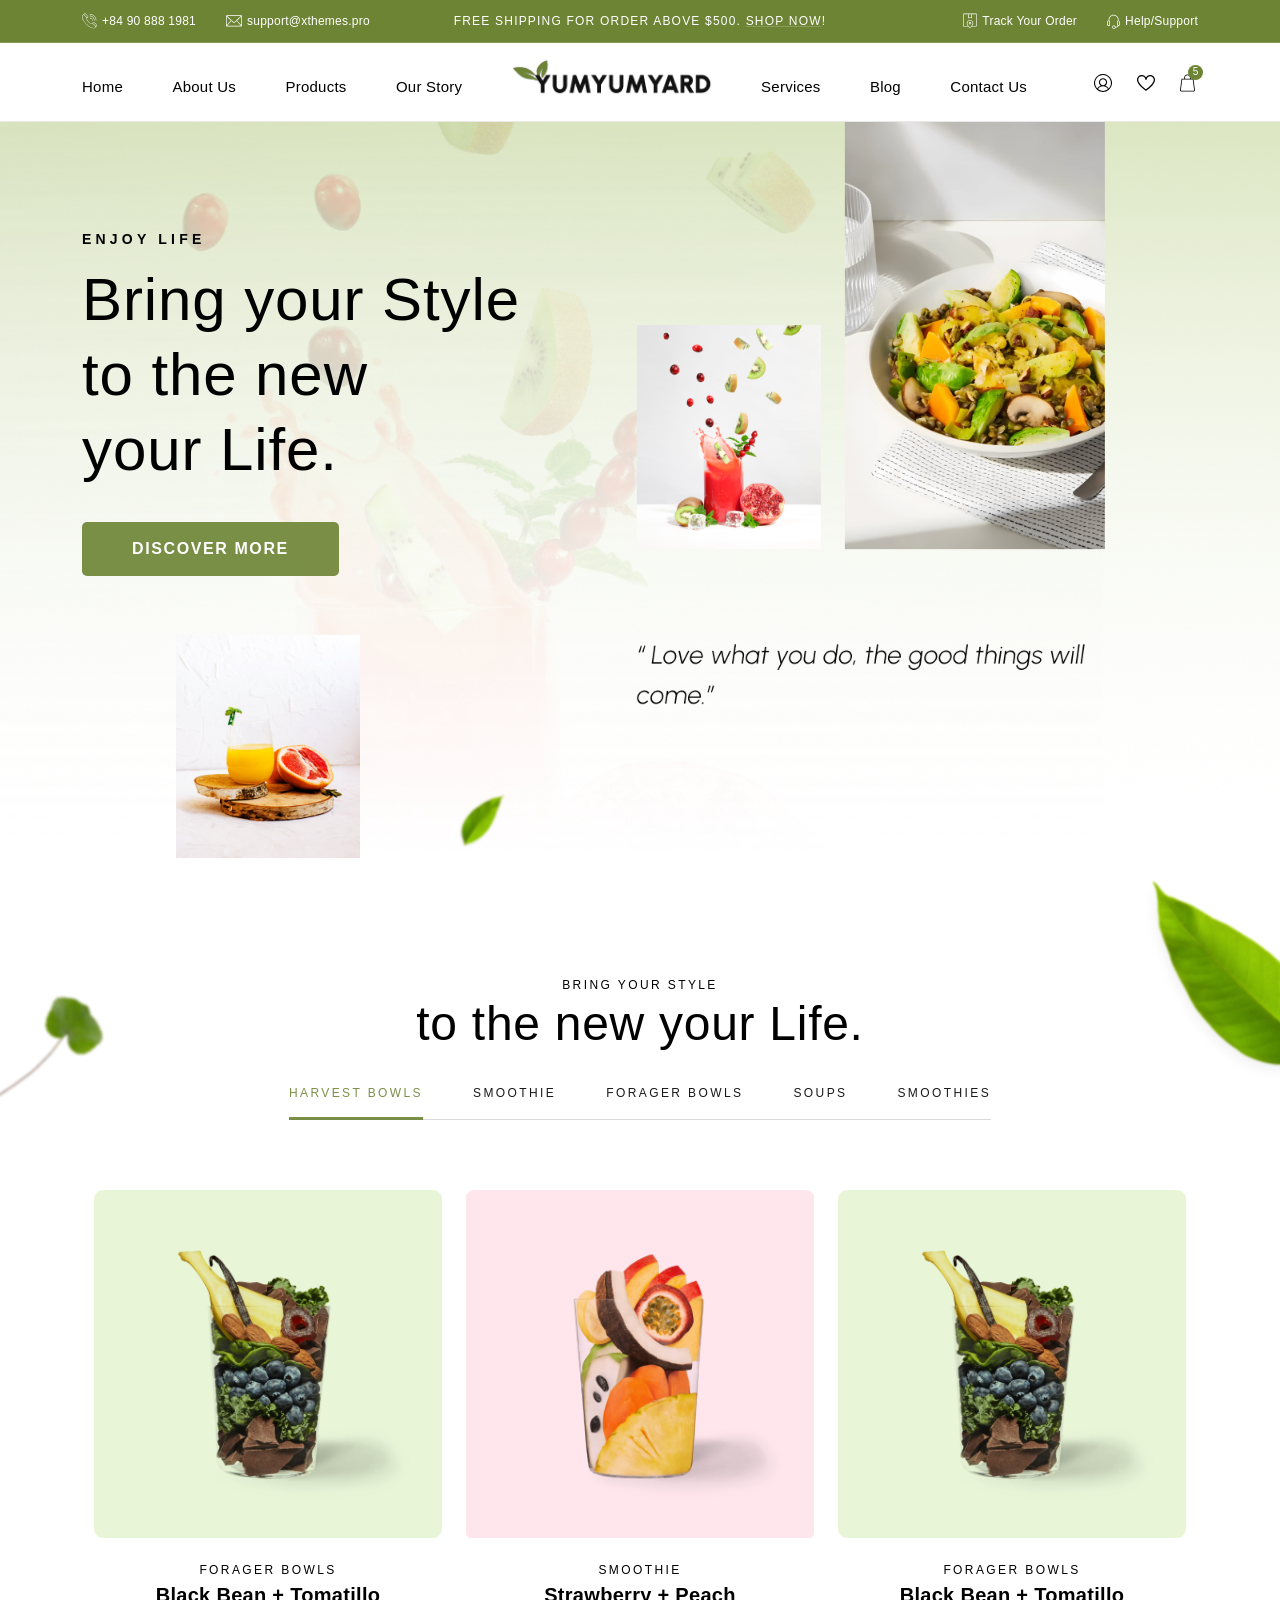
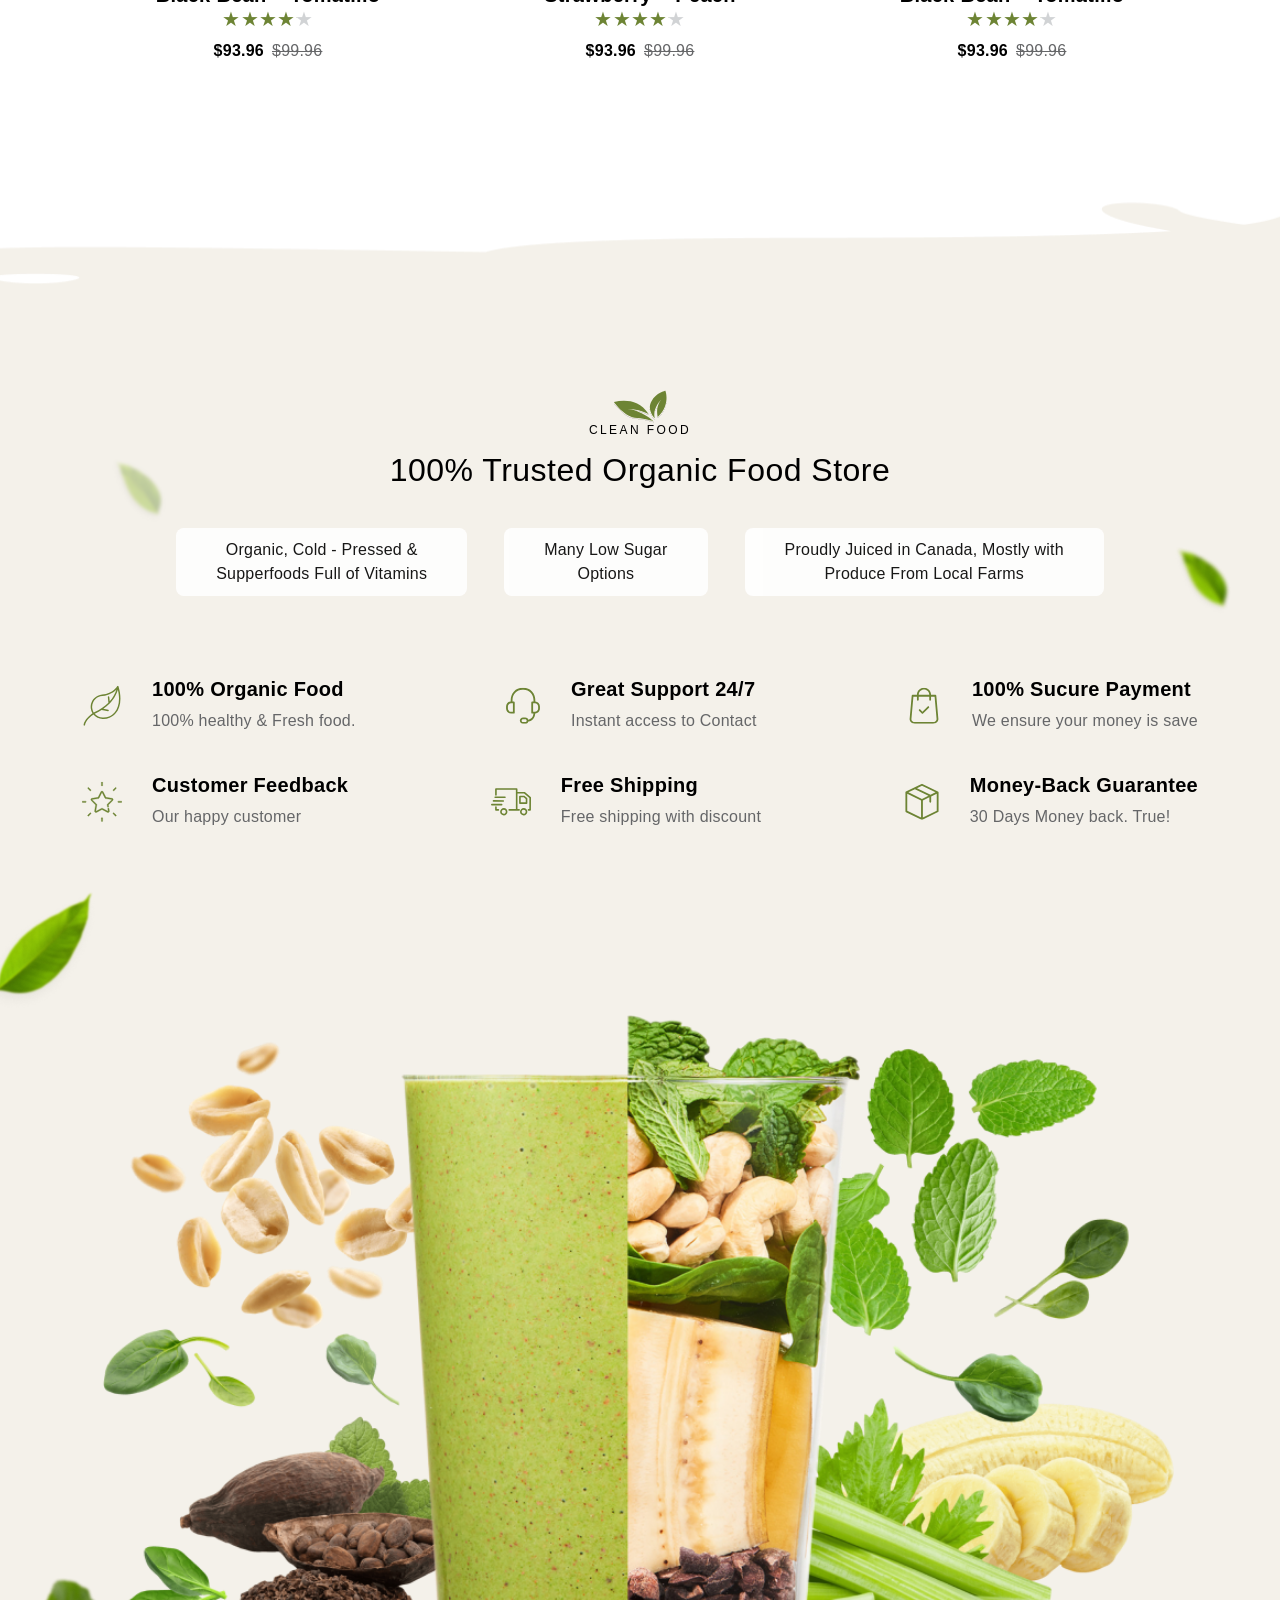
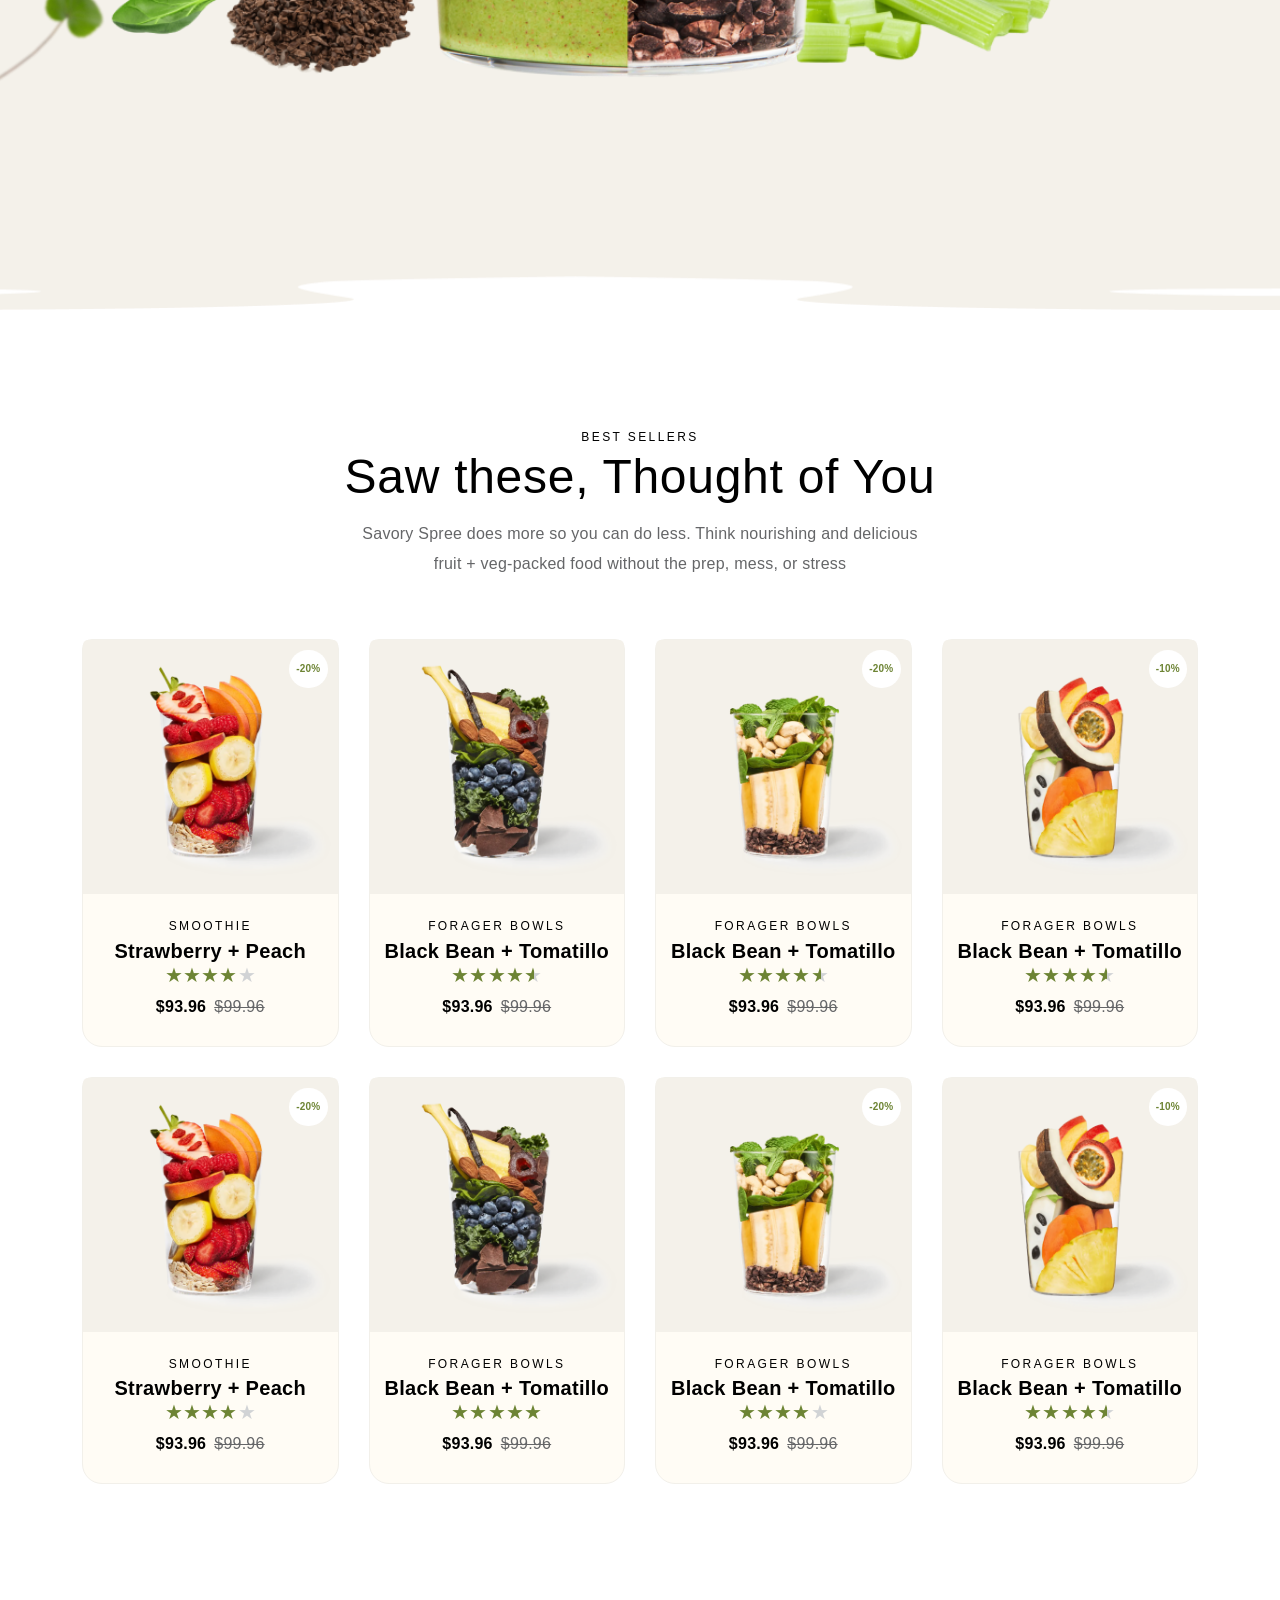
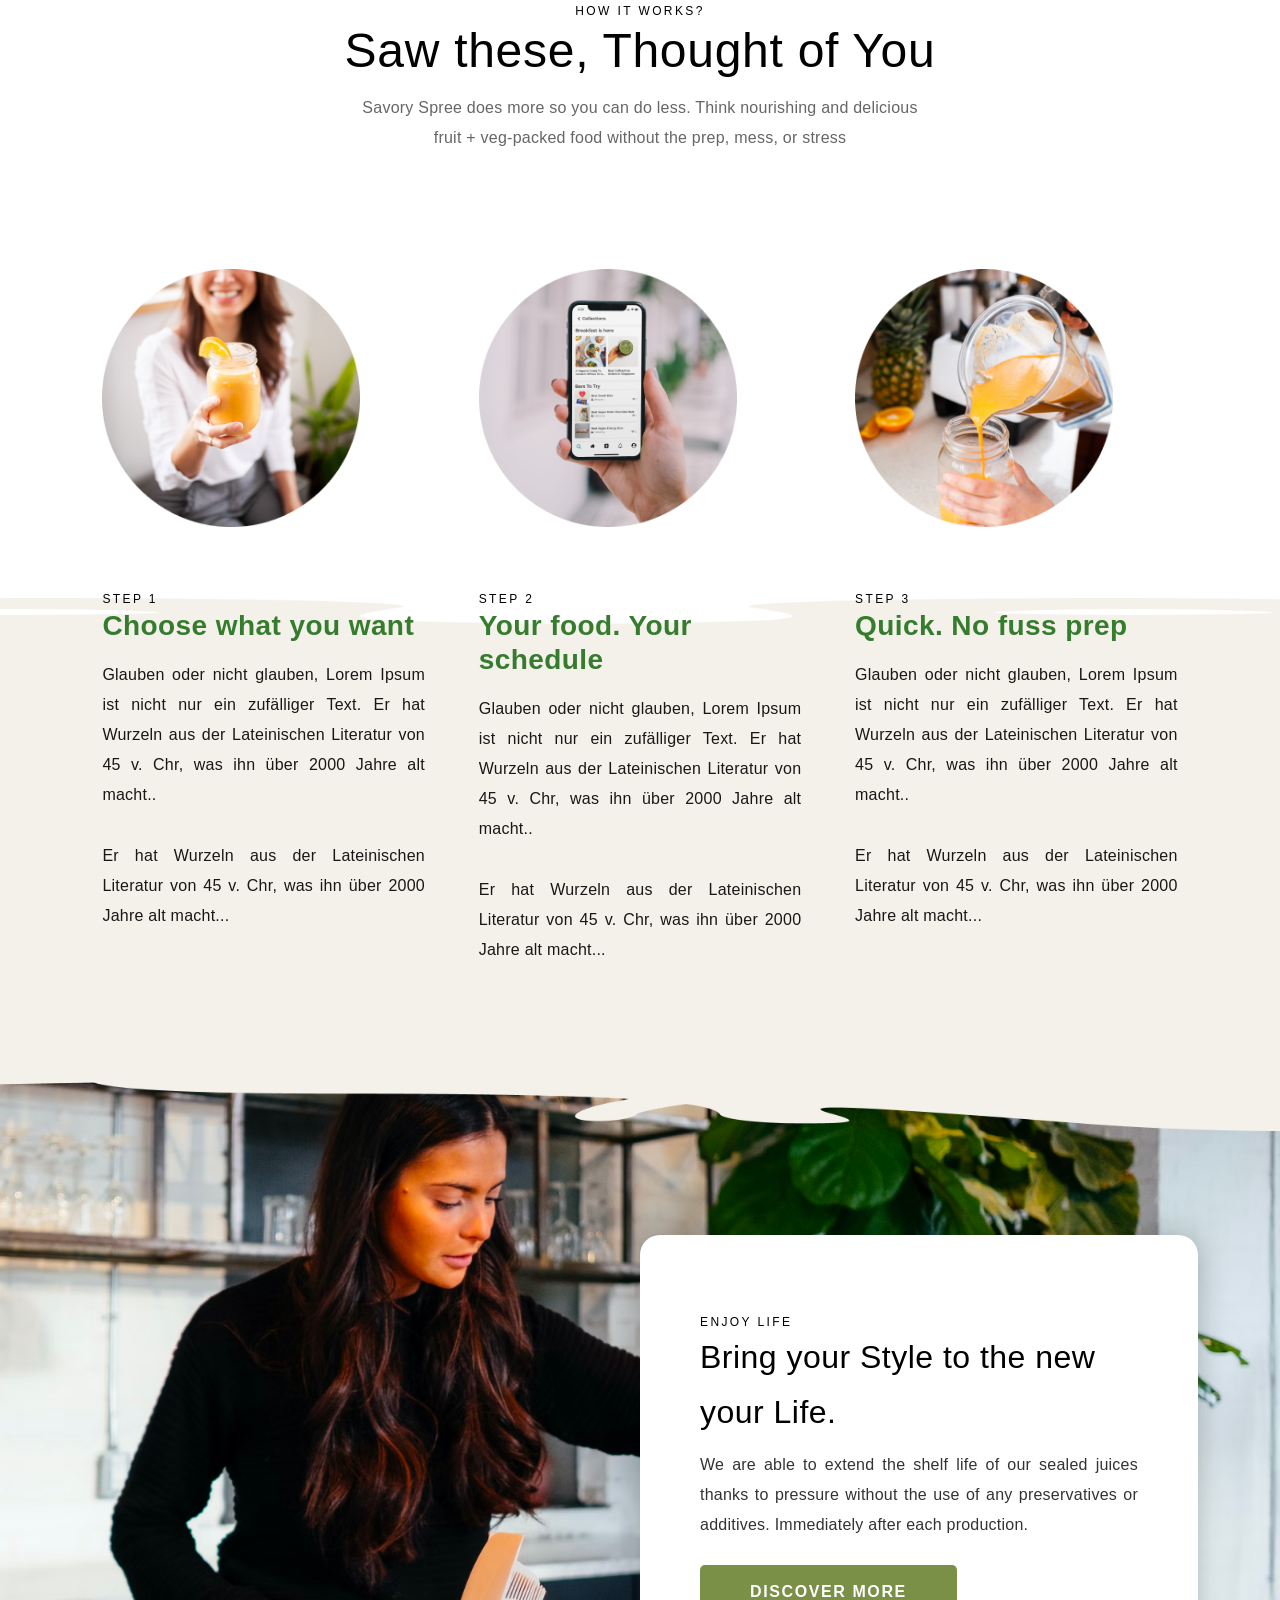
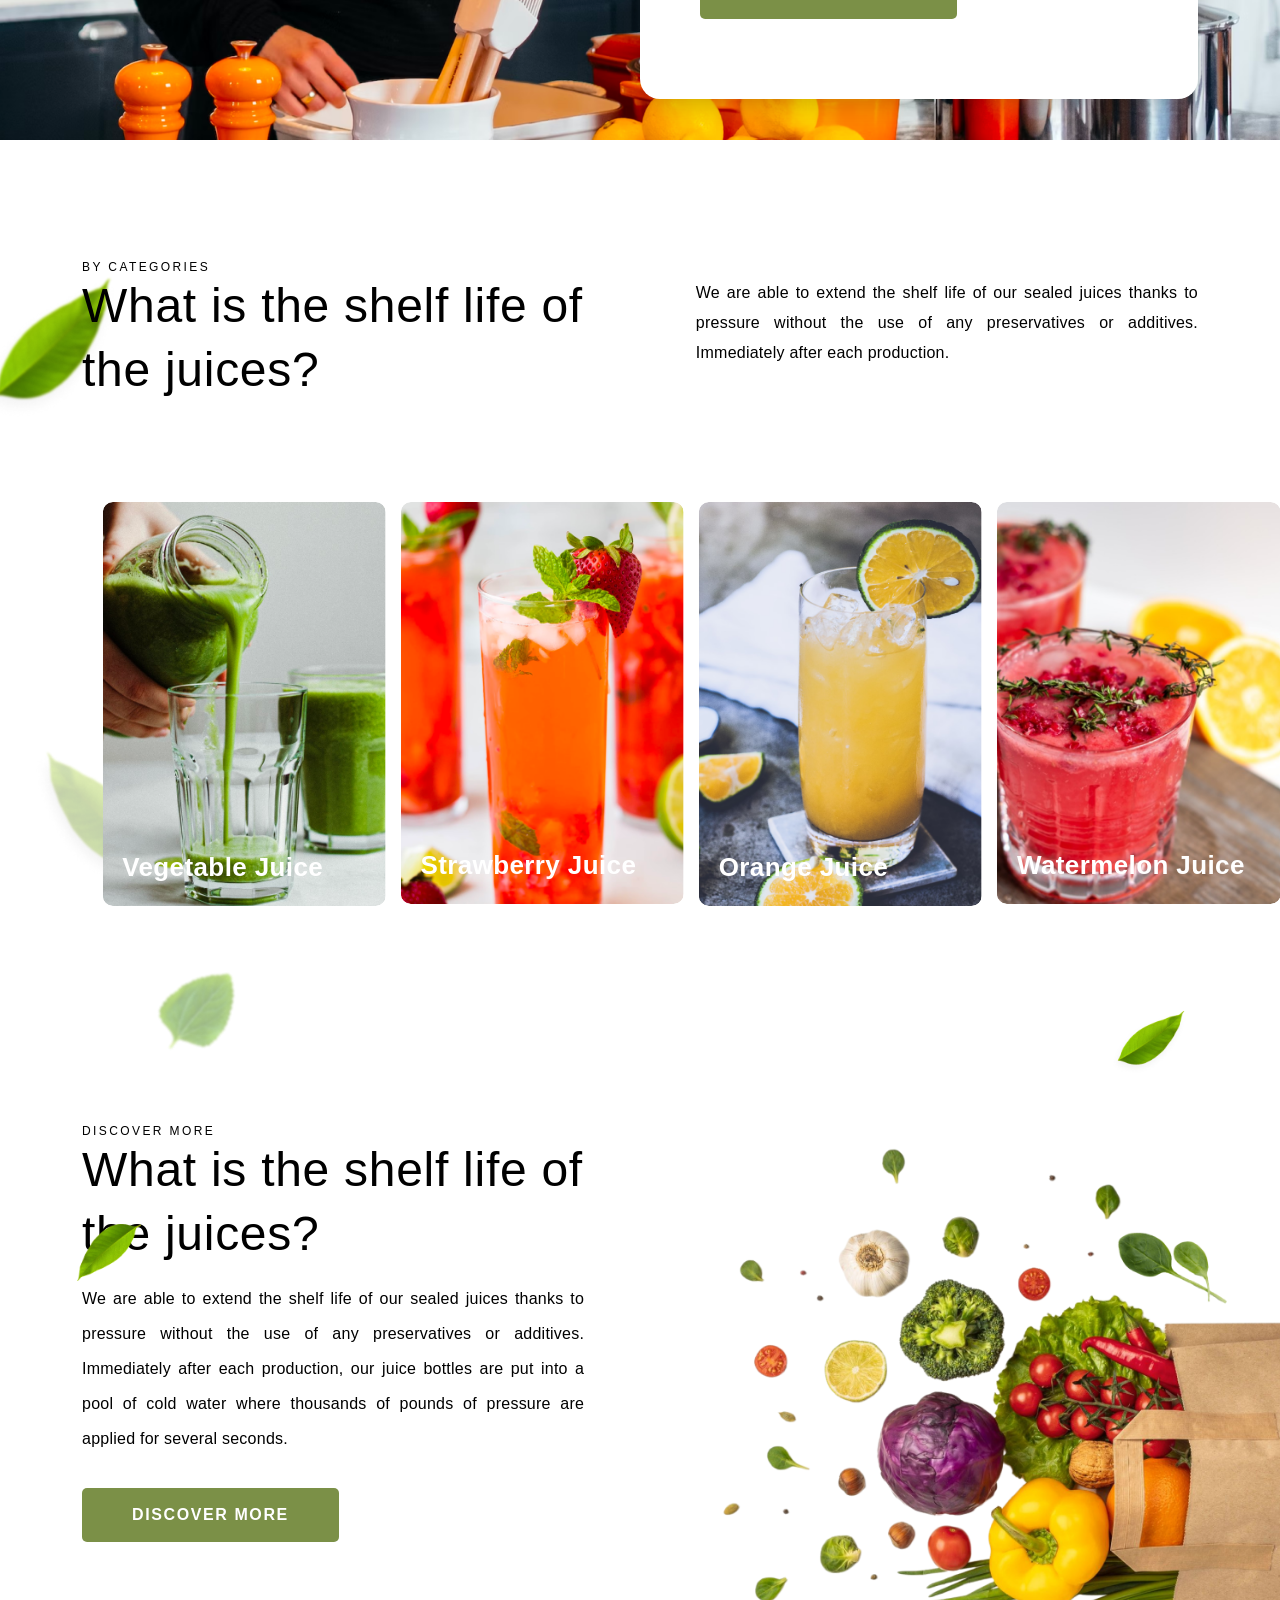
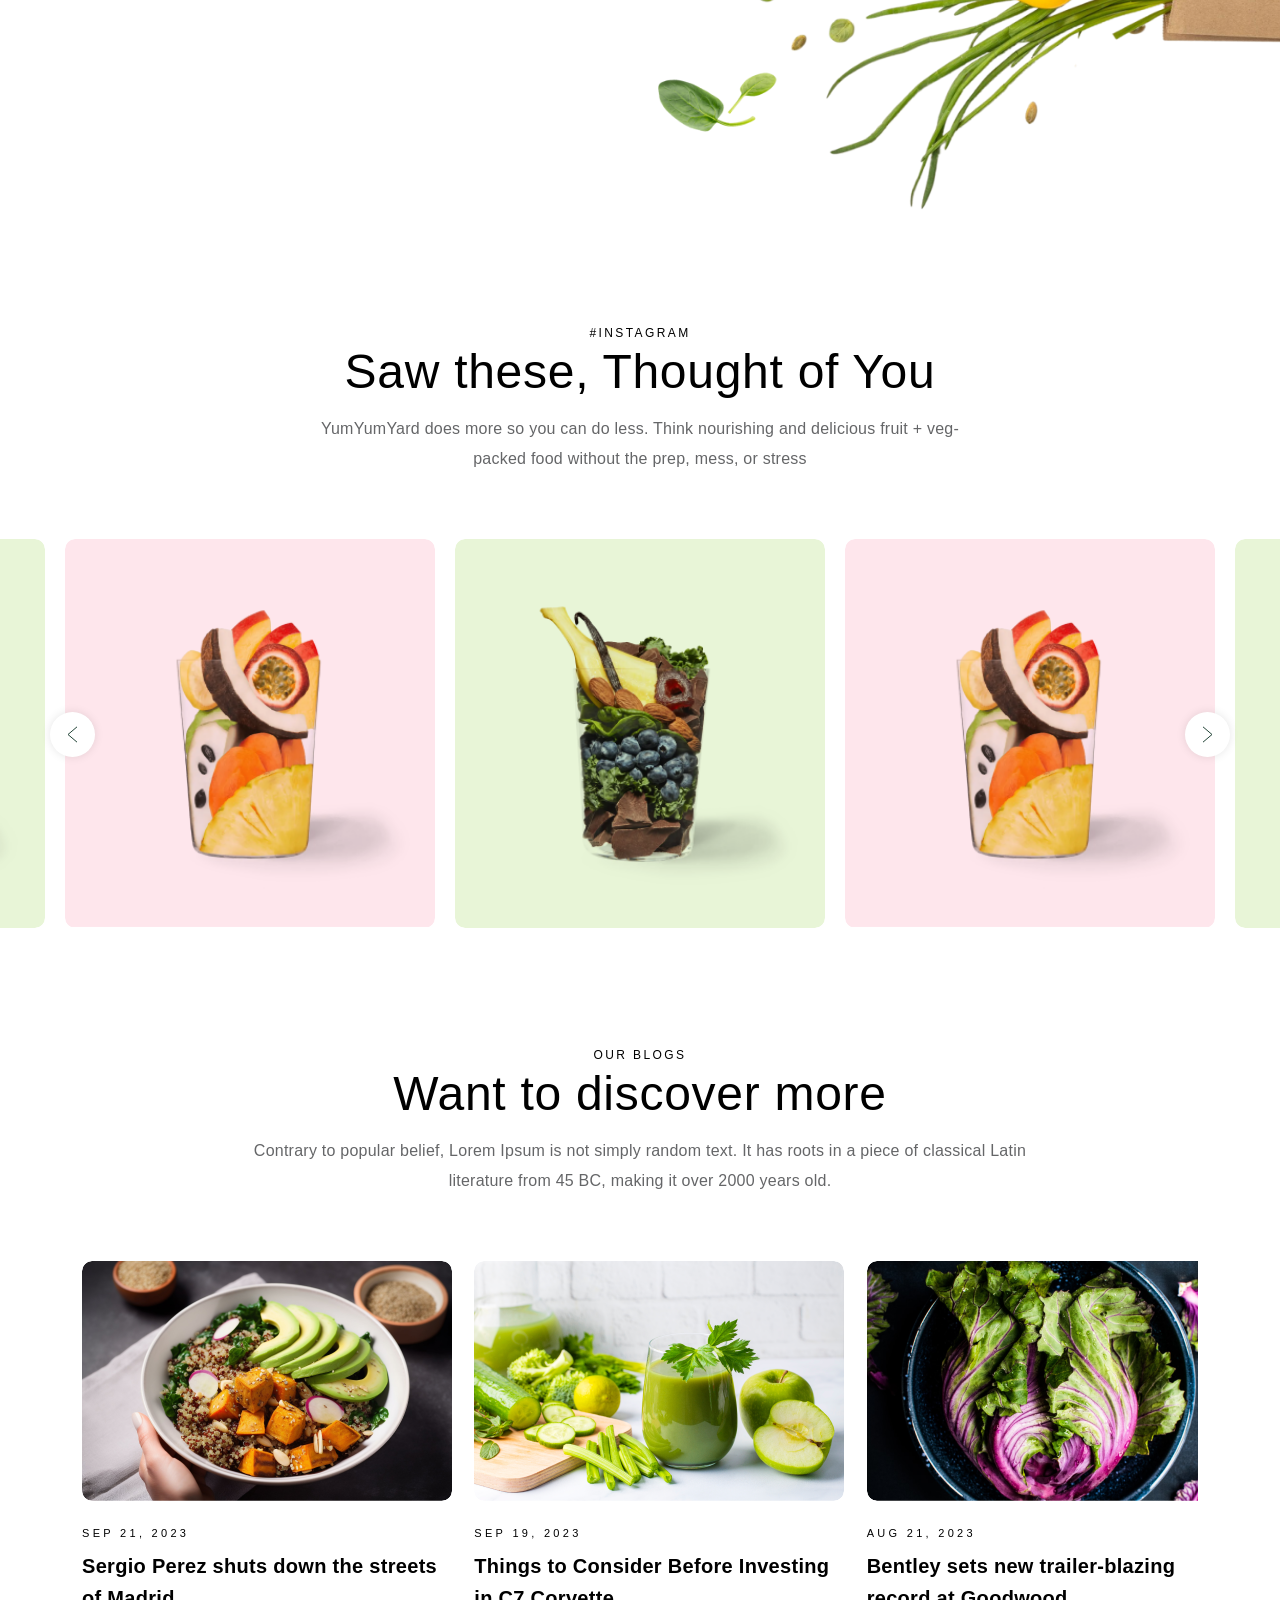
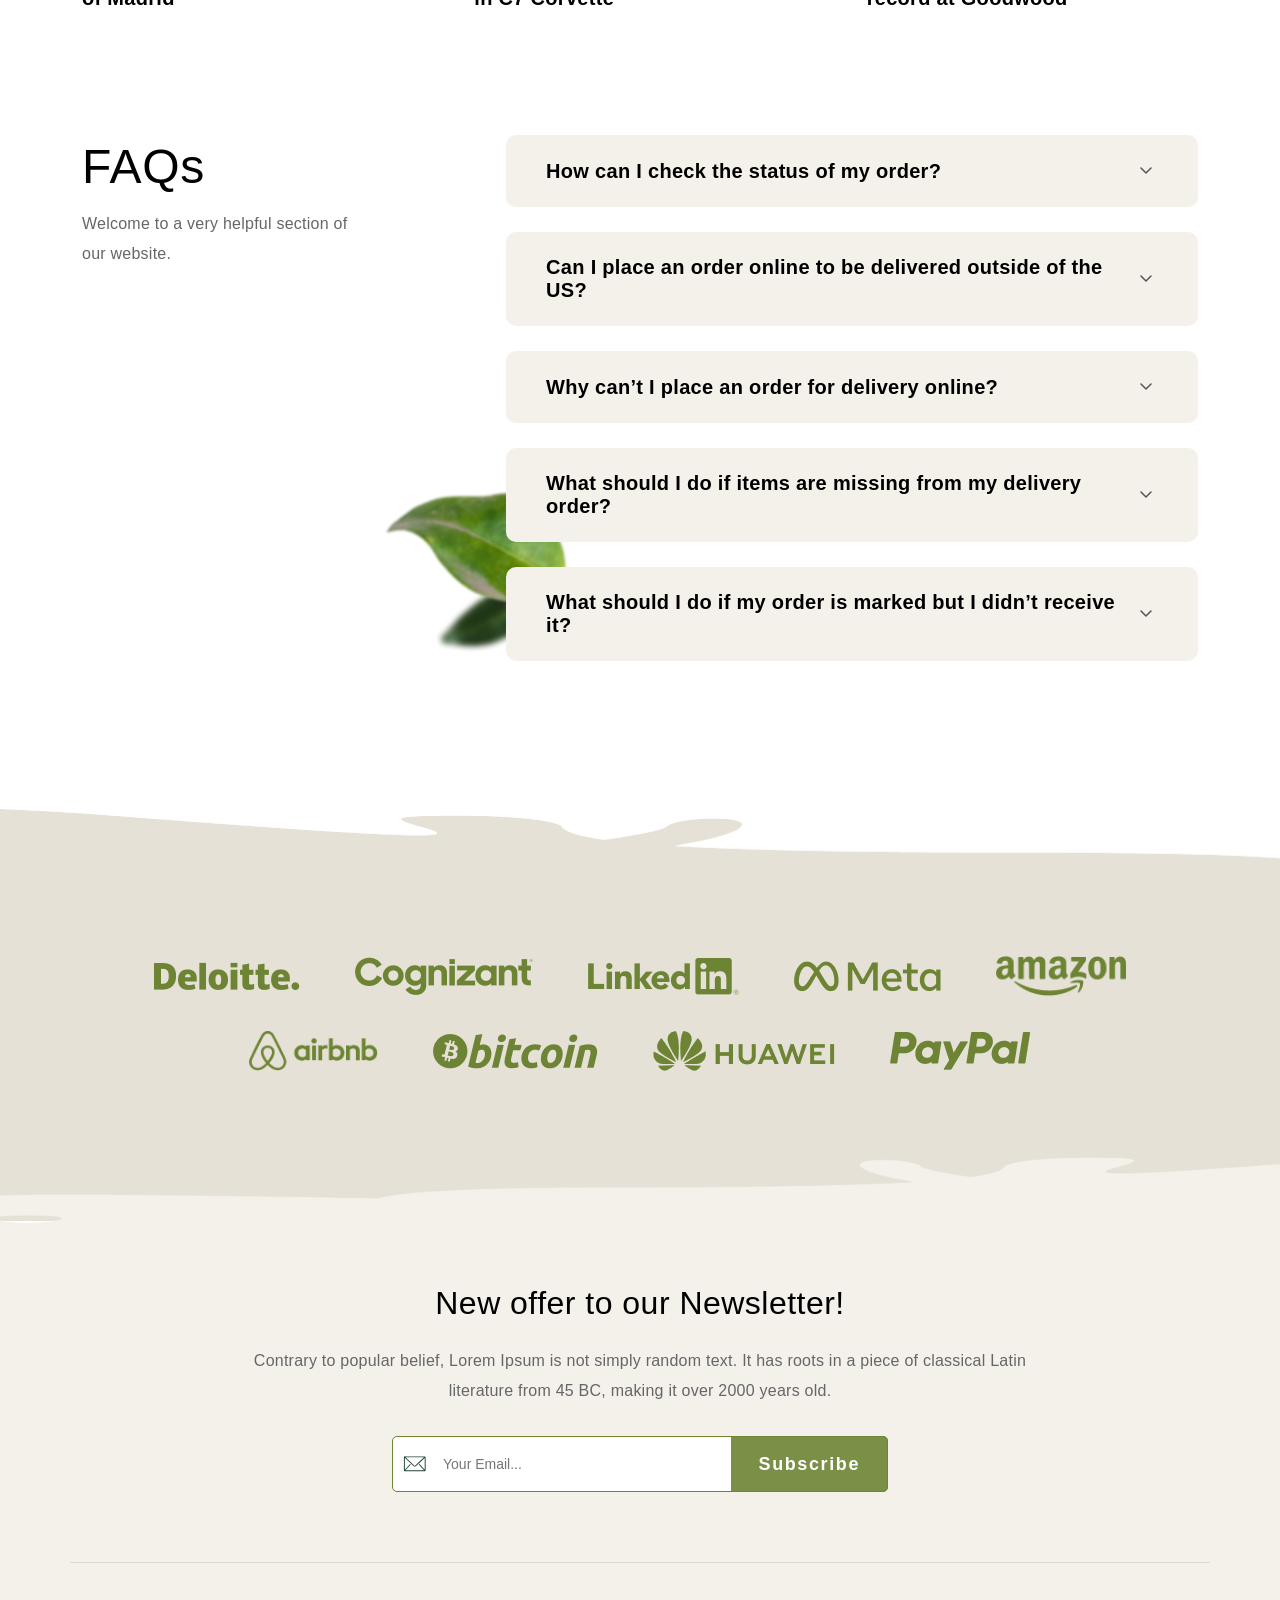
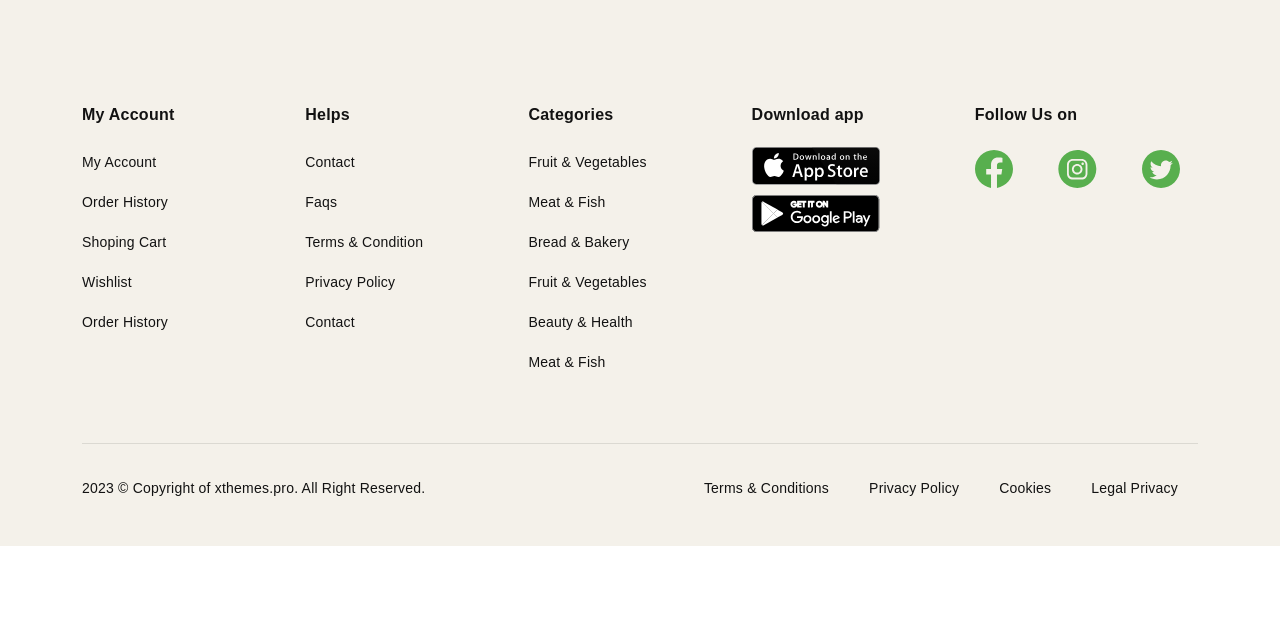
<file: index.html>
<!DOCTYPE html>
<html lang="en">
  <head>
    <meta charset="UTF-8" />
    <meta name="viewport" content="width=device-width, initial-scale=1.0" />
    <link rel="stylesheet" href="./bootstrap/css/bootstrap.min.css" />
    <link
      rel="stylesheet"
      href="https://cdn.jsdelivr.net/npm/swiper@10/swiper-bundle.min.css"
    />
    <link rel="stylesheet" href="assets/wow/animate.css" />
    <link rel="stylesheet" href="./css/main.css" />
    <link rel="stylesheet" href="./css/home.css" />
    <script src="./bootstrap/js/bootstrap.min.js"></script>
    <title>YumYumYard</title>
  </head>
  <body>
    <!-- START HEADER-->
    <header id="fhm-header" class="header">
      <div class="header-topbar">
        <div class="container">
          <div class="header-topbar-content row align-items-center">
            <div class="col-xl-4">
              <div
                class="header-topbar-info d-xl-flex justify-content-start align-items-center"
              >
                <div
                  class="header-topbar-info-item d-flex justify-content-between align-items-center"
                >
                  <div class="header-topbar-info-icon">
                    <svg
                      width="15"
                      height="16"
                      viewBox="0 0 15 16"
                      fill="none"
                      xmlns="http://www.w3.org/2000/svg"
                    >
                      <path
                        d="M11.561 15.3674C10.4542 15.3509 9.5457 15.0371 8.67021 14.62C7.17113 13.9055 5.85789 12.9227 4.64789 11.7911C3.25205 10.4903 2.02966 9.04488 1.09635 7.36822C0.621437 6.51751 0.237375 5.62962 0.0721874 4.66327C-0.0269252 4.08925 -0.0517034 3.50696 0.179559 2.95771C0.282802 2.71406 0.427341 2.47867 0.609047 2.2887C1.117 1.74771 1.65386 1.2315 2.18246 0.707028C2.62847 0.265151 3.24379 0.261021 3.6898 0.702898C4.42488 1.42972 5.15171 2.16068 5.87854 2.89164C6.31215 3.32938 6.31215 3.94058 5.88267 4.38658C5.67205 4.60546 5.46557 4.83259 5.2343 5.03082C4.89567 5.31576 4.84611 5.66679 4.93697 6.06737C5.06086 6.60423 5.30451 7.08327 5.61423 7.53341C6.36584 8.62778 7.29915 9.52392 8.48437 10.1351C8.83953 10.3168 9.2112 10.4572 9.61591 10.4738C9.87195 10.4861 10.0867 10.4118 10.2684 10.2177C10.4955 9.96993 10.7392 9.73867 10.9787 9.50327C11.4247 9.0614 12.04 9.05727 12.4819 9.49501C13.2129 10.2218 13.9438 10.9528 14.6706 11.6838C15.1125 12.1256 15.1084 12.7451 14.6665 13.1911C14.1544 13.7073 13.6424 14.2235 13.122 14.7315C12.6554 15.1857 12.0896 15.384 11.561 15.3674ZM4.76352 4.88628C3.73522 3.85798 2.71106 2.83382 1.68277 1.80553C1.43912 2.04918 1.18307 2.30935 0.922904 2.56952C0.720549 2.77187 0.584269 3.0114 0.514064 3.28809C0.386044 3.78365 0.431471 4.28334 0.534713 4.77478C0.724679 5.67092 1.09222 6.50099 1.55475 7.28563C3.17359 10.0401 5.36232 12.2289 8.12509 13.8353C9.04601 14.3722 10.0206 14.7934 11.0985 14.9132C11.5982 14.9669 12.1102 14.9627 12.5273 14.653C12.9114 14.3681 13.2418 14.0046 13.5804 13.6867C12.5356 12.6418 11.5156 11.6218 10.4914 10.5976C10.1156 10.928 9.72741 10.9528 9.33096 10.8702C9.0171 10.8 8.69912 10.7133 8.40591 10.577C7.2785 10.0525 6.37823 9.23897 5.61011 8.27675C5.14758 7.6986 4.75526 7.07088 4.55703 6.34819C4.42075 5.81959 4.37533 5.30338 4.76352 4.88628ZM5.12693 4.54351C5.2756 4.39071 5.43253 4.23378 5.5812 4.07686C5.82898 3.81256 5.82898 3.46566 5.57294 3.20549C5.38297 3.0114 5.18888 2.8173 4.99478 2.62321C4.45379 2.08222 3.91693 1.54123 3.37594 1.00437C3.13642 0.764843 2.80191 0.731806 2.56652 0.938291C2.37656 1.10348 2.2155 1.29757 2.05031 1.47102C3.06621 2.4828 4.08625 3.50283 5.12693 4.54351ZM13.9232 13.3398C14.0636 13.1952 14.204 13.0465 14.3485 12.8979C14.6376 12.6005 14.6376 12.2619 14.3485 11.9687C14.0553 11.6714 13.758 11.3782 13.4607 11.0808C13.0353 10.6555 12.6099 10.226 12.1804 9.80061C11.9368 9.56109 11.5982 9.52805 11.3545 9.73867C11.1687 9.89972 11.0076 10.0897 10.8466 10.259C11.8625 11.279 12.8825 12.2991 13.9232 13.3398Z"
                        fill="white"
                      />
                      <path
                        d="M7.7121 1.44625C7.7121 1.30171 7.7121 1.16956 7.7121 1.04154C11.3256 0.946552 14.4352 4.13468 14.3279 7.66143C14.1998 7.66143 14.076 7.66143 13.9273 7.66143C13.8942 5.96413 13.3037 4.4857 12.0978 3.27983C10.8961 2.07396 9.42592 1.48341 7.7121 1.44625Z"
                        fill="white"
                      />
                      <path
                        d="M12.5521 7.6573C12.4199 7.6573 12.2878 7.6573 12.1474 7.6573C12.1226 6.43491 11.6973 5.38184 10.8341 4.52287C9.97517 3.66802 8.92623 3.24679 7.7121 3.21788C7.7121 3.07747 7.7121 2.94532 7.7121 2.81317C10.3055 2.72645 12.643 5.03908 12.5521 7.6573Z"
                        fill="white"
                      />
                      <path
                        d="M10.7846 7.84727C10.6524 7.84727 10.5203 7.84727 10.3757 7.84727C10.351 7.12044 10.1032 6.4886 9.59111 5.97239C9.0749 5.45617 8.44718 5.20013 7.7121 5.18361C7.7121 5.03907 7.7121 4.90692 7.7121 4.77477C9.24834 4.69631 10.8383 6.08802 10.7846 7.84727Z"
                        fill="white"
                      />
                    </svg>
                  </div>
                  <a href="tel:+84 90 888 1981" title="Phone"
                    >+84 90 888 1981</a
                  >
                </div>
                <div
                  class="header-topbar-info-item d-flex justify-content-between align-items-center"
                >
                  <div class="header-topbar-info-icon">
                    <svg
                      width="16"
                      height="12"
                      viewBox="0 0 16 12"
                      fill="none"
                      xmlns="http://www.w3.org/2000/svg"
                    >
                      <path
                        d="M8.00626 0.353119C10.3563 0.353119 12.71 0.353119 15.06 0.353119C15.3265 0.353119 15.5744 0.390128 15.7705 0.593672C15.9556 0.782413 16 1.01926 16 1.27462C16 3.64314 16 6.01535 16 8.38387C16 9.07962 16 9.77537 16 10.4711C16 11.0929 15.6928 11.3963 15.0674 11.3963C10.4007 11.3963 5.73767 11.3963 1.07095 11.3963C1.01544 11.3963 0.959926 11.3963 0.904414 11.3963C0.315986 11.3889 0.00511818 11.0781 0.00511818 10.4896C0.00511818 7.91016 0.00511818 5.3307 0.00511818 2.75124C0.00511818 2.27014 0.0199215 1.78903 0.00141743 1.31163C-0.0244882 0.730601 0.304883 0.338316 0.974729 0.345717C3.31734 0.360521 5.66365 0.353119 8.00626 0.353119ZM15.3079 1.49297C15.208 1.58549 15.1303 1.6521 15.0563 1.72242C13.0209 3.63943 10.9891 5.55275 8.95367 7.46977C8.33563 8.05079 7.67319 8.05079 7.05885 7.46977C4.9901 5.53055 2.92505 3.58392 0.856303 1.641C0.808193 1.59659 0.760083 1.55588 0.70087 1.50777C0.70087 4.3981 0.70087 7.26622 0.70087 10.164C0.756382 10.1084 0.789689 10.0714 0.822996 10.0344C1.65938 9.10552 2.49576 8.17662 3.33214 7.25142C3.68002 6.86654 4.02419 6.48165 4.37207 6.10047C4.5016 5.95614 4.67554 5.92653 4.81987 6.01535C4.9679 6.10417 5.00861 6.2411 4.9679 6.39653C4.94569 6.47425 4.88648 6.54827 4.83097 6.61118C3.65781 7.91386 2.48096 9.21655 1.3078 10.5192C1.25969 10.571 1.21528 10.6266 1.15607 10.6969C5.73396 10.6969 10.2786 10.6969 14.8602 10.6969C14.7824 10.6118 14.7269 10.5451 14.6714 10.4859C13.502 9.18694 12.3288 7.89166 11.1593 6.59268C10.9891 6.40394 10.9817 6.19299 11.1371 6.05606C11.2926 5.91913 11.4961 5.94874 11.6701 6.14118C12.6064 7.1774 13.539 8.21733 14.4753 9.25356C14.7454 9.55332 15.0156 9.84938 15.3117 10.1751C15.3079 7.26252 15.3079 4.3981 15.3079 1.49297ZM1.26339 1.03777C1.25229 1.04887 1.24489 1.06367 1.23379 1.07478C1.2819 1.11178 1.33001 1.14509 1.37072 1.1821C2.6808 2.41447 3.98719 3.64684 5.29727 4.8755C6.06334 5.59716 6.8294 6.31882 7.59917 7.03677C7.85083 7.27362 8.15059 7.26622 8.40965 7.04047C8.46516 6.99236 8.52067 6.94055 8.57248 6.88874C10.5894 4.99023 12.6064 3.09171 14.6233 1.1932C14.6714 1.14879 14.7306 1.11919 14.7861 1.08588C14.7713 1.06737 14.7602 1.05257 14.7454 1.03407C10.2489 1.03777 5.75617 1.03777 1.26339 1.03777Z"
                        fill="white"
                      />
                    </svg>
                  </div>
                  <a href="mailto:support@xthemes.pro" title="Mail"
                    >support@xthemes.pro</a
                  >
                </div>
              </div>
            </div>
            <div class="col-xl-4">
              <div class="header-topbar-notice">
                <div class="swiper header-topbar-slider">
                  <div class="swiper-wrapper">
                    <div class="swiper-slide header-topbar-slide">
                      <p>
                        Free Shipping for order above $500.
                        <a href="#" title="shop now">Shop now</a>!
                      </p>
                    </div>
                    <div class="swiper-slide header-topbar-slide">
                      <p>
                        Free Shipping for order above $500.
                        <a href="#" title="shop now">Shop now</a>!
                      </p>
                    </div>
                    <div class="swiper-slide header-topbar-slide">
                      <p>
                        Free Shipping for order above $500.
                        <a href="#" title="shop now">Shop now</a>!
                      </p>
                    </div>
                  </div>
                </div>
              </div>
            </div>
            <div class="col-xl-4">
              <div
                class="header-topbar-info d-xl-flex justify-content-end align-items-center"
              >
                <div
                  class="header-topbar-info-item d-flex justify-content-between align-items-center"
                >
                  <div class="header-topbar-info-icon">
                    <svg
                      width="14"
                      height="16"
                      viewBox="0 0 14 16"
                      fill="none"
                      xmlns="http://www.w3.org/2000/svg"
                    >
                      <path
                        d="M6.99963 0.614284C8.96779 0.614284 10.936 0.614284 12.9041 0.614284C13.5947 0.614284 13.9992 1.01583 13.9992 1.70636C13.9992 4.57191 13.9992 7.43442 13.9992 10.3C13.9992 10.9844 14.0023 11.6658 13.9962 12.3503C13.9962 12.4902 13.9871 12.6362 13.9506 12.7701C13.838 13.2142 13.4791 13.488 13.0197 13.488C11.6904 13.488 10.358 13.491 9.02863 13.4849C8.89783 13.4849 8.81569 13.5275 8.73356 13.6218C8.28639 14.142 7.79663 14.6135 7.23994 15.0181C7.03005 15.1702 6.95095 15.1672 6.74106 15.009C6.18437 14.5922 5.67332 14.1268 5.22919 13.5884C5.16531 13.5093 5.09534 13.4849 4.99496 13.4849C3.68386 13.488 2.37276 13.4728 1.06471 13.4941C0.526277 13.5032 -0.00302894 13.1169 1.30493e-05 12.4324C0.00913901 9.25049 0.00609716 6.06553 0.00609716 2.88361C0.00609716 2.47294 0.00305518 2.06227 0.00609716 1.65464C0.0121811 1.01279 0.407639 0.614284 1.0495 0.614284C3.03287 0.611242 5.01625 0.611242 6.99963 0.614284C6.99963 0.611242 6.99963 0.611242 6.99963 0.614284ZM5.00104 1.23789C4.95237 1.23181 4.92499 1.22877 4.89457 1.22877C3.60477 1.22877 2.31497 1.22877 1.02212 1.22877C0.748342 1.22877 0.620579 1.3687 0.620579 1.64856C0.620579 5.24723 0.620579 8.8459 0.620579 12.4446C0.620579 12.7518 0.748342 12.8796 1.05254 12.8796C2.20545 12.8796 3.36141 12.8796 4.51432 12.8796C4.56299 12.8796 4.60862 12.8735 4.64209 12.8735C4.45652 12.4993 4.25271 12.1434 4.10061 11.7693C3.79033 11.0057 3.68082 10.2178 3.89072 9.40259C4.28922 7.86638 5.82542 6.78343 7.51372 7.04809C9.27199 7.32491 10.4736 9.01321 10.1755 10.811C10.0599 11.5137 9.78 12.1495 9.39975 12.7457C9.37542 12.7822 9.36021 12.8218 9.32979 12.8796C9.39975 12.8796 9.44843 12.8796 9.4971 12.8796C10.6409 12.8796 11.7847 12.8796 12.9285 12.8796C13.2631 12.8796 13.3817 12.764 13.3817 12.4233C13.3817 8.83982 13.3817 5.25636 13.3817 1.6729C13.3817 1.33524 13.2783 1.22877 12.9406 1.22877C11.6843 1.22877 10.431 1.22877 9.17465 1.22877C9.11989 1.22877 9.06514 1.22877 8.99821 1.22877C8.99821 1.3109 8.99821 1.37174 8.99821 1.42954C8.99821 2.60983 8.99821 3.78708 8.99821 4.96737C8.99821 5.31416 8.7731 5.448 8.46282 5.28374C8.01565 5.0495 7.56544 4.81527 7.12131 4.57799C7.03613 4.53236 6.97225 4.52932 6.88403 4.57495C6.44294 4.81223 5.99881 5.04038 5.55468 5.27157C5.21702 5.448 5.00104 5.32024 5.00104 4.93999C5.00104 3.76578 5.00104 2.59158 5.00104 1.41737C5.00104 1.35957 5.00104 1.30177 5.00104 1.23789ZM6.99963 14.4371C7.11522 14.3428 7.22473 14.2546 7.3312 14.1633C8.1282 13.4697 8.81265 12.6849 9.25678 11.7145C9.52752 11.1183 9.66441 10.4916 9.57011 9.84367C9.35108 8.32572 7.89093 7.33708 6.40035 7.69299C5.08622 8.00631 4.22533 9.23528 4.43523 10.662C4.53257 11.313 4.7881 11.897 5.14097 12.4446C5.63986 13.2172 6.27868 13.8591 6.99963 14.4371ZM8.36548 1.24702C7.44984 1.24702 6.54333 1.24702 5.63377 1.24702C5.63377 2.34518 5.63377 3.43116 5.63377 4.53845C6.02619 4.33159 6.4034 4.13995 6.77756 3.93918C6.92966 3.85704 7.06655 3.85704 7.22169 3.94222C7.51676 4.10649 7.82096 4.25858 8.11908 4.41373C8.19817 4.45327 8.27726 4.49282 8.36548 4.53845C8.36548 3.42812 8.36548 2.34213 8.36548 1.24702Z"
                        fill="white"
                      />
                      <path
                        d="M5.77978 10.2209C5.78586 9.5121 6.32429 8.98887 7.0422 8.99496C7.68406 9.00104 8.2377 9.57902 8.22553 10.233C8.21337 10.9084 7.66581 11.4529 7.00265 11.4468C6.31212 11.4346 5.77369 10.8932 5.77978 10.2209ZM7.60801 10.1965C7.60497 9.87105 7.33727 9.60031 7.01178 9.59727C6.65891 9.59423 6.38513 9.86497 6.38513 10.2148C6.38513 10.5585 6.65891 10.8323 6.99961 10.8293C7.34944 10.8323 7.61105 10.5555 7.60801 10.1965Z"
                        fill="white"
                      />
                    </svg>
                  </div>
                  <a href="#" title="Track Your Order">Track Your Order</a>
                </div>
                <div
                  class="header-topbar-info-item d-flex justify-content-between align-items-center"
                >
                  <div class="header-topbar-info-icon">
                    <svg
                      width="13"
                      height="15"
                      viewBox="0 0 13 15"
                      fill="none"
                      xmlns="http://www.w3.org/2000/svg"
                    >
                      <path
                        d="M6.74635 14.9596C6.44694 14.8971 6.16093 14.8032 5.91068 14.6155C5.29844 14.1597 5.04819 13.3821 5.29397 12.6716C5.54423 11.9521 6.2235 11.4829 6.99661 11.5008C7.7295 11.5186 8.39089 12.0325 8.60092 12.752C8.61433 12.7923 8.62327 12.8325 8.63668 12.8727C9.29807 13.0068 10.4957 12.4079 10.889 11.7331C10.7683 11.7331 10.6611 11.7331 10.5538 11.7331C10.308 11.7287 10.1829 11.6035 10.1829 11.3533C10.1829 9.94112 10.1829 8.52897 10.1829 7.11681C10.1829 7.02743 10.2008 6.93359 10.2321 6.84868C10.2812 6.71908 10.3795 6.64311 10.5315 6.64758C10.6432 6.65205 10.7504 6.64758 10.8532 6.64758C10.8666 6.62524 10.8756 6.62077 10.8756 6.61183C10.9292 5.56165 10.8711 4.52934 10.2902 3.60876C9.36957 2.14298 8.04232 1.40562 6.3084 1.5084C4.23932 1.62906 2.59479 3.17528 2.32666 5.21755C2.26409 5.68231 2.28644 6.15601 2.26856 6.64758C2.39816 6.64758 2.50094 6.64758 2.60372 6.64758C2.81823 6.64758 2.94336 6.7593 2.97464 6.97381C2.98358 7.03637 2.98358 7.1034 2.98358 7.16597C2.98358 8.55578 2.98358 9.94559 2.98358 11.3309C2.98358 11.6125 2.86739 11.7287 2.59032 11.7287C2.16131 11.7287 1.7323 11.7421 1.30329 11.7197C0.601678 11.6884 0.0296654 11.1254 0.01179 10.4282C-0.00608542 9.61937 -0.00161657 8.81497 0.01179 8.00611C0.0251966 7.32685 0.597209 6.61183 1.43735 6.64758C1.47757 6.64758 1.51779 6.64758 1.58483 6.64758C1.58483 6.58055 1.58483 6.52245 1.58483 6.46436C1.58929 5.92363 1.55801 5.38289 1.6742 4.8511C2.04065 3.12165 3.0238 1.87038 4.65046 1.18217C7.37646 0.0292081 10.4466 1.46371 11.3537 4.27462C11.5325 4.82429 11.5951 5.39183 11.5906 5.96385C11.5906 6.18282 11.5906 6.40626 11.5906 6.63864C11.8721 6.64311 12.1179 6.72355 12.3279 6.89784C12.7301 7.22406 12.9625 7.65307 12.9804 8.16252C13.0072 8.94904 13.0027 9.74003 12.9893 10.531C12.9804 11.1254 12.6095 11.5544 12.0196 11.6527C11.814 11.6884 11.7023 11.7778 11.5951 11.9432C11.0588 12.7833 10.2991 13.3062 9.32488 13.5028C9.10591 13.5475 8.87799 13.5609 8.64115 13.5877C8.53836 14.1284 8.22554 14.5262 7.72503 14.763C7.54181 14.8524 7.33624 14.8926 7.13961 14.9552C7.00555 14.9596 6.87595 14.9596 6.74635 14.9596ZM2.28197 7.34472C2.00937 7.34472 1.75017 7.34472 1.49098 7.34472C1.01281 7.34472 0.7134 7.6352 0.708931 8.11336C0.704462 8.85966 0.704462 9.60596 0.708931 10.3523C0.708931 10.7276 0.999407 11.0181 1.37479 11.0271C1.64739 11.0315 1.91999 11.0271 2.19259 11.0271C2.22387 11.0271 2.25515 11.0181 2.28197 11.0136C2.28197 9.79365 2.28197 8.57812 2.28197 7.34472ZM10.8934 11.0271C11.1258 11.0271 11.3537 11.0271 11.5772 11.0271C11.6353 11.0271 11.6978 11.0271 11.7559 11.0181C12.0956 10.969 12.2833 10.7947 12.2877 10.5042C12.2922 9.74896 12.2922 8.99373 12.2877 8.23402C12.2833 7.97036 12.1849 7.72457 12.0017 7.53241C11.9168 7.4475 11.8006 7.3626 11.6889 7.34919C11.4297 7.32238 11.166 7.34025 10.8979 7.34025C10.8934 8.57812 10.8934 9.79812 10.8934 11.0271ZM7.97082 13.2525C7.96635 12.6448 7.52393 12.189 6.93404 12.189C6.3665 12.189 5.89727 12.6582 5.90174 13.2168C5.91068 13.7843 6.40225 14.267 6.96533 14.258C7.51946 14.2491 7.97082 13.7977 7.97082 13.2525Z"
                        fill="white"
                      />
                    </svg>
                  </div>
                  <a href="#" title="Help/Support">Help/Support</a>
                </div>
              </div>
            </div>
          </div>
        </div>
      </div>
      <div class="header-wrapper">
        <div class="container">
          <div class="header-container">
            <nav class="header-nav">
              <ul class="header-nav-list">
                <li class="header-nav-item">
                  <a href="homepage.html" class="header-nav-link" title="Home"
                    >Home</a
                  >
                  <div class="mega-menu mega-menu1 position-absolute">
                    <div class="mega-menu-list d-flex">
                      <div class="mega-menu-col">
                        <div class="mega-menu-title">Category</div>
                        <ul class="mega-menu-list">
                          <li>
                            <a href="#" class="mega-menu-list-item"
                              >Home Accessories</a
                            >
                          </li>
                          <li>
                            <a href="#" class="mega-menu-list-item"
                              >Best sellers</a
                            >
                          </li>
                          <li>
                            <a href="#" class="mega-menu-list-item"
                              >As-is online</a
                            >
                          </li>
                          <li>
                            <a href="#" class="mega-menu-list-item"
                              >Limited collections</a
                            >
                          </li>
                          <li>
                            <a href="#" class="mega-menu-list-item"
                              >Last chance</a
                            >
                          </li>
                          <li>
                            <a href="#" class="mega-menu-list-item"
                              >Home Accessories</a
                            >
                          </li>
                          <li>
                            <a href="#" class="mega-menu-list-item"
                              >Best sellers</a
                            >
                          </li>
                          <li>
                            <a href="#" class="mega-menu-list-item"
                              >As-is online</a
                            >
                          </li>
                        </ul>
                      </div>

                      <div class="mega-menu-col">
                        <div class="mega-menu-title">Collections</div>
                        <ul class="mega-menu-list">
                          <li>
                            <div class="mega-menu-list-item">
                              <div class="item-img">
                                <img
                                  src="./assets/images/mega-menu-item1.png"
                                  alt=""
                                />
                              </div>
                              <div class="item-info">
                                <a href=""
                                  >Plant Protein
                                  <svg
                                    xmlns="http://www.w3.org/2000/svg"
                                    width="16"
                                    height="8"
                                    viewBox="0 0 16 8"
                                    fill="none"
                                  >
                                    <g clip-path="url(#clip0_78_6789)">
                                      <path
                                        d="M11.937 8.00009C11.6858 7.88909 11.5797 7.75876 11.6323 7.56763C11.6617 7.46068 11.7406 7.35686 11.8217 7.27548C12.547 6.54713 13.2775 5.82408 14.0069 5.09978C14.2426 4.86594 14.4797 4.63334 14.7546 4.36208H14.5238C9.936 4.36208 5.34847 4.36208 0.760624 4.36208C0.641004 4.36208 0.52107 4.36582 0.40145 4.36114C0.16127 4.35116 -0.000624474 4.20057 1.81067e-06 3.99416C0.000628095 3.79461 0.155007 3.64745 0.387672 3.62812C0.43934 3.62375 0.491635 3.62656 0.54393 3.62656C5.19941 3.62656 9.8549 3.62656 14.5101 3.62656H14.7387C14.672 3.55609 14.6319 3.51119 14.5893 3.4691C13.6546 2.53902 12.7198 1.60925 11.7851 0.678859C11.6004 0.495213 11.5703 0.305954 11.6962 0.142574C11.8183 -0.0158168 12.0328 -0.0469962 12.1934 0.0730444C12.2432 0.110148 12.289 0.153175 12.3331 0.196826C13.4936 1.3489 14.6541 2.50098 15.8124 3.65524C15.8848 3.72727 15.938 3.818 16 3.9V4.08645C15.9264 4.17937 15.8616 4.2807 15.7783 4.36395C14.6422 5.49701 13.5046 6.62819 12.3635 7.75626C12.2667 7.85167 12.1424 7.91933 12.0309 7.99977H11.9373L11.937 8.00009Z"
                                        fill="black"
                                      />
                                    </g>
                                    <defs>
                                      <clipPath id="clip0_78_6789">
                                        <rect
                                          width="16"
                                          height="8"
                                          fill="white"
                                        />
                                      </clipPath>
                                    </defs>
                                  </svg>
                                </a>
                                <p>100% healthy & Fresh food.</p>
                              </div>
                            </div>
                          </li>
                          <li>
                            <div class="mega-menu-list-item">
                              <div class="item-img">
                                <img
                                  src="./assets/images/mega-menu-item2.png"
                                  alt=""
                                />
                              </div>
                              <div class="item-info">
                                <a href=""
                                  >Strawberry + Peach
                                  <svg
                                    xmlns="http://www.w3.org/2000/svg"
                                    width="16"
                                    height="8"
                                    viewBox="0 0 16 8"
                                    fill="none"
                                  >
                                    <g clip-path="url(#clip0_78_6789)">
                                      <path
                                        d="M11.937 8.00009C11.6858 7.88909 11.5797 7.75876 11.6323 7.56763C11.6617 7.46068 11.7406 7.35686 11.8217 7.27548C12.547 6.54713 13.2775 5.82408 14.0069 5.09978C14.2426 4.86594 14.4797 4.63334 14.7546 4.36208H14.5238C9.936 4.36208 5.34847 4.36208 0.760624 4.36208C0.641004 4.36208 0.52107 4.36582 0.40145 4.36114C0.16127 4.35116 -0.000624474 4.20057 1.81067e-06 3.99416C0.000628095 3.79461 0.155007 3.64745 0.387672 3.62812C0.43934 3.62375 0.491635 3.62656 0.54393 3.62656C5.19941 3.62656 9.8549 3.62656 14.5101 3.62656H14.7387C14.672 3.55609 14.6319 3.51119 14.5893 3.4691C13.6546 2.53902 12.7198 1.60925 11.7851 0.678859C11.6004 0.495213 11.5703 0.305954 11.6962 0.142574C11.8183 -0.0158168 12.0328 -0.0469962 12.1934 0.0730444C12.2432 0.110148 12.289 0.153175 12.3331 0.196826C13.4936 1.3489 14.6541 2.50098 15.8124 3.65524C15.8848 3.72727 15.938 3.818 16 3.9V4.08645C15.9264 4.17937 15.8616 4.2807 15.7783 4.36395C14.6422 5.49701 13.5046 6.62819 12.3635 7.75626C12.2667 7.85167 12.1424 7.91933 12.0309 7.99977H11.9373L11.937 8.00009Z"
                                        fill="black"
                                      />
                                    </g>
                                    <defs>
                                      <clipPath id="clip0_78_6789">
                                        <rect
                                          width="16"
                                          height="8"
                                          fill="white"
                                        />
                                      </clipPath>
                                    </defs>
                                  </svg>
                                </a>
                                <p>100% Fresh food.</p>
                              </div>
                            </div>
                          </li>
                          <li>
                            <div class="mega-menu-list-item">
                              <div class="item-img">
                                <img
                                  src="./assets/images/mega-menu-item3.png"
                                  alt=""
                                />
                              </div>
                              <div class="item-info">
                                <a href=""
                                  >Fruits and Vegetable
                                  <svg
                                    xmlns="http://www.w3.org/2000/svg"
                                    width="16"
                                    height="8"
                                    viewBox="0 0 16 8"
                                    fill="none"
                                  >
                                    <g clip-path="url(#clip0_78_6789)">
                                      <path
                                        d="M11.937 8.00009C11.6858 7.88909 11.5797 7.75876 11.6323 7.56763C11.6617 7.46068 11.7406 7.35686 11.8217 7.27548C12.547 6.54713 13.2775 5.82408 14.0069 5.09978C14.2426 4.86594 14.4797 4.63334 14.7546 4.36208H14.5238C9.936 4.36208 5.34847 4.36208 0.760624 4.36208C0.641004 4.36208 0.52107 4.36582 0.40145 4.36114C0.16127 4.35116 -0.000624474 4.20057 1.81067e-06 3.99416C0.000628095 3.79461 0.155007 3.64745 0.387672 3.62812C0.43934 3.62375 0.491635 3.62656 0.54393 3.62656C5.19941 3.62656 9.8549 3.62656 14.5101 3.62656H14.7387C14.672 3.55609 14.6319 3.51119 14.5893 3.4691C13.6546 2.53902 12.7198 1.60925 11.7851 0.678859C11.6004 0.495213 11.5703 0.305954 11.6962 0.142574C11.8183 -0.0158168 12.0328 -0.0469962 12.1934 0.0730444C12.2432 0.110148 12.289 0.153175 12.3331 0.196826C13.4936 1.3489 14.6541 2.50098 15.8124 3.65524C15.8848 3.72727 15.938 3.818 16 3.9V4.08645C15.9264 4.17937 15.8616 4.2807 15.7783 4.36395C14.6422 5.49701 13.5046 6.62819 12.3635 7.75626C12.2667 7.85167 12.1424 7.91933 12.0309 7.99977H11.9373L11.937 8.00009Z"
                                        fill="black"
                                      />
                                    </g>
                                    <defs>
                                      <clipPath id="clip0_78_6789">
                                        <rect
                                          width="16"
                                          height="8"
                                          fill="white"
                                        />
                                      </clipPath>
                                    </defs>
                                  </svg>
                                </a>
                                <p>100% Fresh food.</p>
                              </div>
                            </div>
                          </li>
                          <li>
                            <div class="mega-menu-list-item">
                              <div class="item-img">
                                <img
                                  src="./assets/images/mega-menu-item4.png"
                                  alt=""
                                />
                              </div>
                              <div class="item-info">
                                <a href=""
                                  >Harvest Bowels
                                  <svg
                                    xmlns="http://www.w3.org/2000/svg"
                                    width="16"
                                    height="8"
                                    viewBox="0 0 16 8"
                                    fill="none"
                                  >
                                    <g clip-path="url(#clip0_78_6789)">
                                      <path
                                        d="M11.937 8.00009C11.6858 7.88909 11.5797 7.75876 11.6323 7.56763C11.6617 7.46068 11.7406 7.35686 11.8217 7.27548C12.547 6.54713 13.2775 5.82408 14.0069 5.09978C14.2426 4.86594 14.4797 4.63334 14.7546 4.36208H14.5238C9.936 4.36208 5.34847 4.36208 0.760624 4.36208C0.641004 4.36208 0.52107 4.36582 0.40145 4.36114C0.16127 4.35116 -0.000624474 4.20057 1.81067e-06 3.99416C0.000628095 3.79461 0.155007 3.64745 0.387672 3.62812C0.43934 3.62375 0.491635 3.62656 0.54393 3.62656C5.19941 3.62656 9.8549 3.62656 14.5101 3.62656H14.7387C14.672 3.55609 14.6319 3.51119 14.5893 3.4691C13.6546 2.53902 12.7198 1.60925 11.7851 0.678859C11.6004 0.495213 11.5703 0.305954 11.6962 0.142574C11.8183 -0.0158168 12.0328 -0.0469962 12.1934 0.0730444C12.2432 0.110148 12.289 0.153175 12.3331 0.196826C13.4936 1.3489 14.6541 2.50098 15.8124 3.65524C15.8848 3.72727 15.938 3.818 16 3.9V4.08645C15.9264 4.17937 15.8616 4.2807 15.7783 4.36395C14.6422 5.49701 13.5046 6.62819 12.3635 7.75626C12.2667 7.85167 12.1424 7.91933 12.0309 7.99977H11.9373L11.937 8.00009Z"
                                        fill="black"
                                      />
                                    </g>
                                    <defs>
                                      <clipPath id="clip0_78_6789">
                                        <rect
                                          width="16"
                                          height="8"
                                          fill="white"
                                        />
                                      </clipPath>
                                    </defs>
                                  </svg>
                                </a>
                                <p>100% Fresh food.</p>
                              </div>
                            </div>
                          </li>
                          <li>
                            <div class="mega-menu-list-item">
                              <div class="item-img">
                                <img
                                  src="./assets/images/mega-menu-item5.png"
                                  alt=""
                                />
                              </div>
                              <div class="item-info">
                                <a href=""
                                  >Superfoods
                                  <svg
                                    xmlns="http://www.w3.org/2000/svg"
                                    width="16"
                                    height="8"
                                    viewBox="0 0 16 8"
                                    fill="none"
                                  >
                                    <g clip-path="url(#clip0_78_6789)">
                                      <path
                                        d="M11.937 8.00009C11.6858 7.88909 11.5797 7.75876 11.6323 7.56763C11.6617 7.46068 11.7406 7.35686 11.8217 7.27548C12.547 6.54713 13.2775 5.82408 14.0069 5.09978C14.2426 4.86594 14.4797 4.63334 14.7546 4.36208H14.5238C9.936 4.36208 5.34847 4.36208 0.760624 4.36208C0.641004 4.36208 0.52107 4.36582 0.40145 4.36114C0.16127 4.35116 -0.000624474 4.20057 1.81067e-06 3.99416C0.000628095 3.79461 0.155007 3.64745 0.387672 3.62812C0.43934 3.62375 0.491635 3.62656 0.54393 3.62656C5.19941 3.62656 9.8549 3.62656 14.5101 3.62656H14.7387C14.672 3.55609 14.6319 3.51119 14.5893 3.4691C13.6546 2.53902 12.7198 1.60925 11.7851 0.678859C11.6004 0.495213 11.5703 0.305954 11.6962 0.142574C11.8183 -0.0158168 12.0328 -0.0469962 12.1934 0.0730444C12.2432 0.110148 12.289 0.153175 12.3331 0.196826C13.4936 1.3489 14.6541 2.50098 15.8124 3.65524C15.8848 3.72727 15.938 3.818 16 3.9V4.08645C15.9264 4.17937 15.8616 4.2807 15.7783 4.36395C14.6422 5.49701 13.5046 6.62819 12.3635 7.75626C12.2667 7.85167 12.1424 7.91933 12.0309 7.99977H11.9373L11.937 8.00009Z"
                                        fill="black"
                                      />
                                    </g>
                                    <defs>
                                      <clipPath id="clip0_78_6789">
                                        <rect
                                          width="16"
                                          height="8"
                                          fill="white"
                                        />
                                      </clipPath>
                                    </defs>
                                  </svg>
                                </a>
                                <p>100% healthy & Fresh food.</p>
                              </div>
                            </div>
                          </li>
                          <li>
                            <div class="mega-menu-list-item">
                              <div class="item-img">
                                <img
                                  src="./assets/images/mega-menu-item6.png"
                                  alt=""
                                />
                              </div>
                              <div class="item-info">
                                <a href=""
                                  >Black Bean + Tomatillo
                                  <svg
                                    xmlns="http://www.w3.org/2000/svg"
                                    width="16"
                                    height="8"
                                    viewBox="0 0 16 8"
                                    fill="none"
                                  >
                                    <g clip-path="url(#clip0_78_6789)">
                                      <path
                                        d="M11.937 8.00009C11.6858 7.88909 11.5797 7.75876 11.6323 7.56763C11.6617 7.46068 11.7406 7.35686 11.8217 7.27548C12.547 6.54713 13.2775 5.82408 14.0069 5.09978C14.2426 4.86594 14.4797 4.63334 14.7546 4.36208H14.5238C9.936 4.36208 5.34847 4.36208 0.760624 4.36208C0.641004 4.36208 0.52107 4.36582 0.40145 4.36114C0.16127 4.35116 -0.000624474 4.20057 1.81067e-06 3.99416C0.000628095 3.79461 0.155007 3.64745 0.387672 3.62812C0.43934 3.62375 0.491635 3.62656 0.54393 3.62656C5.19941 3.62656 9.8549 3.62656 14.5101 3.62656H14.7387C14.672 3.55609 14.6319 3.51119 14.5893 3.4691C13.6546 2.53902 12.7198 1.60925 11.7851 0.678859C11.6004 0.495213 11.5703 0.305954 11.6962 0.142574C11.8183 -0.0158168 12.0328 -0.0469962 12.1934 0.0730444C12.2432 0.110148 12.289 0.153175 12.3331 0.196826C13.4936 1.3489 14.6541 2.50098 15.8124 3.65524C15.8848 3.72727 15.938 3.818 16 3.9V4.08645C15.9264 4.17937 15.8616 4.2807 15.7783 4.36395C14.6422 5.49701 13.5046 6.62819 12.3635 7.75626C12.2667 7.85167 12.1424 7.91933 12.0309 7.99977H11.9373L11.937 8.00009Z"
                                        fill="black"
                                      />
                                    </g>
                                    <defs>
                                      <clipPath id="clip0_78_6789">
                                        <rect
                                          width="16"
                                          height="8"
                                          fill="white"
                                        />
                                      </clipPath>
                                    </defs>
                                  </svg>
                                </a>
                                <p>100% healthy & Fresh food.</p>
                              </div>
                            </div>
                          </li>
                        </ul>
                      </div>

                      <div class="mega-menu-col">
                        <div class="mega-menu-image">
                          <img
                            src="assets/images/mega-menu.png"
                            alt="bread shampoo"
                          />
                        </div>
                      </div>
                    </div>
                  </div>
                </li>
                <li class="header-nav-item">
                  <a
                    href="about-us.html"
                    class="header-nav-link"
                    title="About Us"
                    >About Us</a
                  >
                </li>
                <li class="header-nav-item">
                  <a
                    href="product-list.html"
                    class="header-nav-link"
                    title="Products"
                    >Products</a
                  >
                  <div class="mega-menu mega-menu3 position-absolute">
                    <div class="mega-menu-list d-flex">
                      <div class="mega-menu-col">
                        <div class="mega-menu-title">Category</div>
                        <ul class="mega-menu-list">
                          <li>
                            <a href="#" class="mega-menu-list-item"
                              >Home Accessories</a
                            >
                          </li>
                          <li>
                            <a href="#" class="mega-menu-list-item"
                              >Best sellers</a
                            >
                          </li>
                          <li>
                            <a href="#" class="mega-menu-list-item"
                              >As-is online</a
                            >
                          </li>
                          <li>
                            <a href="#" class="mega-menu-list-item"
                              >Limited collections</a
                            >
                          </li>
                          <li>
                            <a href="#" class="mega-menu-list-item"
                              >Last chance</a
                            >
                          </li>
                          <li>
                            <a href="#" class="mega-menu-list-item"
                              >Home Accessories</a
                            >
                          </li>
                          <li>
                            <a href="#" class="mega-menu-list-item"
                              >Best sellers</a
                            >
                          </li>
                          <li>
                            <a href="#" class="mega-menu-list-item"
                              >As-is online</a
                            >
                          </li>
                        </ul>
                      </div>

                      <div class="mega-menu-col">
                        <div class="mega-menu-title">Collections</div>
                        <ul class="mega-menu-list">
                          <li>
                            <div class="mega-menu-list-item">
                              <div class="item-img">
                                <img
                                  src="./assets/images/mega-menu-item1.png"
                                  alt=""
                                />
                              </div>
                              <div class="item-info">
                                <a href=""
                                  >Plant Protein
                                  <svg
                                    xmlns="http://www.w3.org/2000/svg"
                                    width="16"
                                    height="8"
                                    viewBox="0 0 16 8"
                                    fill="none"
                                  >
                                    <g clip-path="url(#clip0_78_6789)">
                                      <path
                                        d="M11.937 8.00009C11.6858 7.88909 11.5797 7.75876 11.6323 7.56763C11.6617 7.46068 11.7406 7.35686 11.8217 7.27548C12.547 6.54713 13.2775 5.82408 14.0069 5.09978C14.2426 4.86594 14.4797 4.63334 14.7546 4.36208H14.5238C9.936 4.36208 5.34847 4.36208 0.760624 4.36208C0.641004 4.36208 0.52107 4.36582 0.40145 4.36114C0.16127 4.35116 -0.000624474 4.20057 1.81067e-06 3.99416C0.000628095 3.79461 0.155007 3.64745 0.387672 3.62812C0.43934 3.62375 0.491635 3.62656 0.54393 3.62656C5.19941 3.62656 9.8549 3.62656 14.5101 3.62656H14.7387C14.672 3.55609 14.6319 3.51119 14.5893 3.4691C13.6546 2.53902 12.7198 1.60925 11.7851 0.678859C11.6004 0.495213 11.5703 0.305954 11.6962 0.142574C11.8183 -0.0158168 12.0328 -0.0469962 12.1934 0.0730444C12.2432 0.110148 12.289 0.153175 12.3331 0.196826C13.4936 1.3489 14.6541 2.50098 15.8124 3.65524C15.8848 3.72727 15.938 3.818 16 3.9V4.08645C15.9264 4.17937 15.8616 4.2807 15.7783 4.36395C14.6422 5.49701 13.5046 6.62819 12.3635 7.75626C12.2667 7.85167 12.1424 7.91933 12.0309 7.99977H11.9373L11.937 8.00009Z"
                                        fill="black"
                                      />
                                    </g>
                                    <defs>
                                      <clipPath id="clip0_78_6789">
                                        <rect
                                          width="16"
                                          height="8"
                                          fill="white"
                                        />
                                      </clipPath>
                                    </defs>
                                  </svg>
                                </a>
                                <p>100% healthy & Fresh food.</p>
                              </div>
                            </div>
                          </li>
                          <li>
                            <div class="mega-menu-list-item">
                              <div class="item-img">
                                <img
                                  src="./assets/images/mega-menu-item2.png"
                                  alt=""
                                />
                              </div>
                              <div class="item-info">
                                <a href=""
                                  >Strawberry + Peach
                                  <svg
                                    xmlns="http://www.w3.org/2000/svg"
                                    width="16"
                                    height="8"
                                    viewBox="0 0 16 8"
                                    fill="none"
                                  >
                                    <g clip-path="url(#clip0_78_6789)">
                                      <path
                                        d="M11.937 8.00009C11.6858 7.88909 11.5797 7.75876 11.6323 7.56763C11.6617 7.46068 11.7406 7.35686 11.8217 7.27548C12.547 6.54713 13.2775 5.82408 14.0069 5.09978C14.2426 4.86594 14.4797 4.63334 14.7546 4.36208H14.5238C9.936 4.36208 5.34847 4.36208 0.760624 4.36208C0.641004 4.36208 0.52107 4.36582 0.40145 4.36114C0.16127 4.35116 -0.000624474 4.20057 1.81067e-06 3.99416C0.000628095 3.79461 0.155007 3.64745 0.387672 3.62812C0.43934 3.62375 0.491635 3.62656 0.54393 3.62656C5.19941 3.62656 9.8549 3.62656 14.5101 3.62656H14.7387C14.672 3.55609 14.6319 3.51119 14.5893 3.4691C13.6546 2.53902 12.7198 1.60925 11.7851 0.678859C11.6004 0.495213 11.5703 0.305954 11.6962 0.142574C11.8183 -0.0158168 12.0328 -0.0469962 12.1934 0.0730444C12.2432 0.110148 12.289 0.153175 12.3331 0.196826C13.4936 1.3489 14.6541 2.50098 15.8124 3.65524C15.8848 3.72727 15.938 3.818 16 3.9V4.08645C15.9264 4.17937 15.8616 4.2807 15.7783 4.36395C14.6422 5.49701 13.5046 6.62819 12.3635 7.75626C12.2667 7.85167 12.1424 7.91933 12.0309 7.99977H11.9373L11.937 8.00009Z"
                                        fill="black"
                                      />
                                    </g>
                                    <defs>
                                      <clipPath id="clip0_78_6789">
                                        <rect
                                          width="16"
                                          height="8"
                                          fill="white"
                                        />
                                      </clipPath>
                                    </defs>
                                  </svg>
                                </a>
                                <p>100% Fresh food.</p>
                              </div>
                            </div>
                          </li>
                          <li>
                            <div class="mega-menu-list-item">
                              <div class="item-img">
                                <img
                                  src="./assets/images/mega-menu-item3.png"
                                  alt=""
                                />
                              </div>
                              <div class="item-info">
                                <a href=""
                                  >Fruits and Vegetable
                                  <svg
                                    xmlns="http://www.w3.org/2000/svg"
                                    width="16"
                                    height="8"
                                    viewBox="0 0 16 8"
                                    fill="none"
                                  >
                                    <g clip-path="url(#clip0_78_6789)">
                                      <path
                                        d="M11.937 8.00009C11.6858 7.88909 11.5797 7.75876 11.6323 7.56763C11.6617 7.46068 11.7406 7.35686 11.8217 7.27548C12.547 6.54713 13.2775 5.82408 14.0069 5.09978C14.2426 4.86594 14.4797 4.63334 14.7546 4.36208H14.5238C9.936 4.36208 5.34847 4.36208 0.760624 4.36208C0.641004 4.36208 0.52107 4.36582 0.40145 4.36114C0.16127 4.35116 -0.000624474 4.20057 1.81067e-06 3.99416C0.000628095 3.79461 0.155007 3.64745 0.387672 3.62812C0.43934 3.62375 0.491635 3.62656 0.54393 3.62656C5.19941 3.62656 9.8549 3.62656 14.5101 3.62656H14.7387C14.672 3.55609 14.6319 3.51119 14.5893 3.4691C13.6546 2.53902 12.7198 1.60925 11.7851 0.678859C11.6004 0.495213 11.5703 0.305954 11.6962 0.142574C11.8183 -0.0158168 12.0328 -0.0469962 12.1934 0.0730444C12.2432 0.110148 12.289 0.153175 12.3331 0.196826C13.4936 1.3489 14.6541 2.50098 15.8124 3.65524C15.8848 3.72727 15.938 3.818 16 3.9V4.08645C15.9264 4.17937 15.8616 4.2807 15.7783 4.36395C14.6422 5.49701 13.5046 6.62819 12.3635 7.75626C12.2667 7.85167 12.1424 7.91933 12.0309 7.99977H11.9373L11.937 8.00009Z"
                                        fill="black"
                                      />
                                    </g>
                                    <defs>
                                      <clipPath id="clip0_78_6789">
                                        <rect
                                          width="16"
                                          height="8"
                                          fill="white"
                                        />
                                      </clipPath>
                                    </defs>
                                  </svg>
                                </a>
                                <p>100% Fresh food.</p>
                              </div>
                            </div>
                          </li>
                          <li>
                            <div class="mega-menu-list-item">
                              <div class="item-img">
                                <img
                                  src="./assets/images/mega-menu-item4.png"
                                  alt=""
                                />
                              </div>
                              <div class="item-info">
                                <a href=""
                                  >Harvest Bowels
                                  <svg
                                    xmlns="http://www.w3.org/2000/svg"
                                    width="16"
                                    height="8"
                                    viewBox="0 0 16 8"
                                    fill="none"
                                  >
                                    <g clip-path="url(#clip0_78_6789)">
                                      <path
                                        d="M11.937 8.00009C11.6858 7.88909 11.5797 7.75876 11.6323 7.56763C11.6617 7.46068 11.7406 7.35686 11.8217 7.27548C12.547 6.54713 13.2775 5.82408 14.0069 5.09978C14.2426 4.86594 14.4797 4.63334 14.7546 4.36208H14.5238C9.936 4.36208 5.34847 4.36208 0.760624 4.36208C0.641004 4.36208 0.52107 4.36582 0.40145 4.36114C0.16127 4.35116 -0.000624474 4.20057 1.81067e-06 3.99416C0.000628095 3.79461 0.155007 3.64745 0.387672 3.62812C0.43934 3.62375 0.491635 3.62656 0.54393 3.62656C5.19941 3.62656 9.8549 3.62656 14.5101 3.62656H14.7387C14.672 3.55609 14.6319 3.51119 14.5893 3.4691C13.6546 2.53902 12.7198 1.60925 11.7851 0.678859C11.6004 0.495213 11.5703 0.305954 11.6962 0.142574C11.8183 -0.0158168 12.0328 -0.0469962 12.1934 0.0730444C12.2432 0.110148 12.289 0.153175 12.3331 0.196826C13.4936 1.3489 14.6541 2.50098 15.8124 3.65524C15.8848 3.72727 15.938 3.818 16 3.9V4.08645C15.9264 4.17937 15.8616 4.2807 15.7783 4.36395C14.6422 5.49701 13.5046 6.62819 12.3635 7.75626C12.2667 7.85167 12.1424 7.91933 12.0309 7.99977H11.9373L11.937 8.00009Z"
                                        fill="black"
                                      />
                                    </g>
                                    <defs>
                                      <clipPath id="clip0_78_6789">
                                        <rect
                                          width="16"
                                          height="8"
                                          fill="white"
                                        />
                                      </clipPath>
                                    </defs>
                                  </svg>
                                </a>
                                <p>100% Fresh food.</p>
                              </div>
                            </div>
                          </li>
                          <li>
                            <div class="mega-menu-list-item">
                              <div class="item-img">
                                <img
                                  src="./assets/images/mega-menu-item5.png"
                                  alt=""
                                />
                              </div>
                              <div class="item-info">
                                <a href=""
                                  >Superfoods
                                  <svg
                                    xmlns="http://www.w3.org/2000/svg"
                                    width="16"
                                    height="8"
                                    viewBox="0 0 16 8"
                                    fill="none"
                                  >
                                    <g clip-path="url(#clip0_78_6789)">
                                      <path
                                        d="M11.937 8.00009C11.6858 7.88909 11.5797 7.75876 11.6323 7.56763C11.6617 7.46068 11.7406 7.35686 11.8217 7.27548C12.547 6.54713 13.2775 5.82408 14.0069 5.09978C14.2426 4.86594 14.4797 4.63334 14.7546 4.36208H14.5238C9.936 4.36208 5.34847 4.36208 0.760624 4.36208C0.641004 4.36208 0.52107 4.36582 0.40145 4.36114C0.16127 4.35116 -0.000624474 4.20057 1.81067e-06 3.99416C0.000628095 3.79461 0.155007 3.64745 0.387672 3.62812C0.43934 3.62375 0.491635 3.62656 0.54393 3.62656C5.19941 3.62656 9.8549 3.62656 14.5101 3.62656H14.7387C14.672 3.55609 14.6319 3.51119 14.5893 3.4691C13.6546 2.53902 12.7198 1.60925 11.7851 0.678859C11.6004 0.495213 11.5703 0.305954 11.6962 0.142574C11.8183 -0.0158168 12.0328 -0.0469962 12.1934 0.0730444C12.2432 0.110148 12.289 0.153175 12.3331 0.196826C13.4936 1.3489 14.6541 2.50098 15.8124 3.65524C15.8848 3.72727 15.938 3.818 16 3.9V4.08645C15.9264 4.17937 15.8616 4.2807 15.7783 4.36395C14.6422 5.49701 13.5046 6.62819 12.3635 7.75626C12.2667 7.85167 12.1424 7.91933 12.0309 7.99977H11.9373L11.937 8.00009Z"
                                        fill="black"
                                      />
                                    </g>
                                    <defs>
                                      <clipPath id="clip0_78_6789">
                                        <rect
                                          width="16"
                                          height="8"
                                          fill="white"
                                        />
                                      </clipPath>
                                    </defs>
                                  </svg>
                                </a>
                                <p>100% healthy & Fresh food.</p>
                              </div>
                            </div>
                          </li>
                          <li>
                            <div class="mega-menu-list-item">
                              <div class="item-img">
                                <img
                                  src="./assets/images/mega-menu-item6.png"
                                  alt=""
                                />
                              </div>
                              <div class="item-info">
                                <a href=""
                                  >Black Bean + Tomatillo
                                  <svg
                                    xmlns="http://www.w3.org/2000/svg"
                                    width="16"
                                    height="8"
                                    viewBox="0 0 16 8"
                                    fill="none"
                                  >
                                    <g clip-path="url(#clip0_78_6789)">
                                      <path
                                        d="M11.937 8.00009C11.6858 7.88909 11.5797 7.75876 11.6323 7.56763C11.6617 7.46068 11.7406 7.35686 11.8217 7.27548C12.547 6.54713 13.2775 5.82408 14.0069 5.09978C14.2426 4.86594 14.4797 4.63334 14.7546 4.36208H14.5238C9.936 4.36208 5.34847 4.36208 0.760624 4.36208C0.641004 4.36208 0.52107 4.36582 0.40145 4.36114C0.16127 4.35116 -0.000624474 4.20057 1.81067e-06 3.99416C0.000628095 3.79461 0.155007 3.64745 0.387672 3.62812C0.43934 3.62375 0.491635 3.62656 0.54393 3.62656C5.19941 3.62656 9.8549 3.62656 14.5101 3.62656H14.7387C14.672 3.55609 14.6319 3.51119 14.5893 3.4691C13.6546 2.53902 12.7198 1.60925 11.7851 0.678859C11.6004 0.495213 11.5703 0.305954 11.6962 0.142574C11.8183 -0.0158168 12.0328 -0.0469962 12.1934 0.0730444C12.2432 0.110148 12.289 0.153175 12.3331 0.196826C13.4936 1.3489 14.6541 2.50098 15.8124 3.65524C15.8848 3.72727 15.938 3.818 16 3.9V4.08645C15.9264 4.17937 15.8616 4.2807 15.7783 4.36395C14.6422 5.49701 13.5046 6.62819 12.3635 7.75626C12.2667 7.85167 12.1424 7.91933 12.0309 7.99977H11.9373L11.937 8.00009Z"
                                        fill="black"
                                      />
                                    </g>
                                    <defs>
                                      <clipPath id="clip0_78_6789">
                                        <rect
                                          width="16"
                                          height="8"
                                          fill="white"
                                        />
                                      </clipPath>
                                    </defs>
                                  </svg>
                                </a>
                                <p>100% healthy & Fresh food.</p>
                              </div>
                            </div>
                          </li>
                        </ul>
                      </div>
                    </div>
                  </div>
                </li>
                <li class="header-nav-item">
                  <a href="" class="header-nav-link" title="Our Story"
                    >Our Story</a
                  >
                </li>
                <li class="header-logo">
                  <a href="homepage.html" title="YumYumYard">
                    <img
                      src="assets/images/logo.png"
                      alt="YumYumYard"
                      title="YumYumYard"
                    />
                  </a>
                </li>
                <li class="header-nav-item">
                  <a href="#" class="header-nav-link" title="Services"
                    >Services</a
                  >
                </li>
                <li class="header-nav-item">
                  <a href="" class="header-nav-link" title="Blog">Blog</a>
                </li>
                <li class="header-nav-item">
                  <a href="" class="header-nav-link" title="Contact Us"
                    >Contact Us</a
                  >
                </li>
              </ul>
            </nav>
            <div class="header-action">
              <div class="header-action-group">
                <div
                  id="menu-mobile-btn"
                  class="d-block d-xl-none d-lg-none header-action-item"
                  type="button"
                  data-bs-toggle="offcanvas"
                  data-bs-target="#menu-mobile"
                  aria-controls="menu-mobile"
                >
                  <img
                    src="assets/images/menu-icon.svg"
                    alt="menu"
                    title="menu"
                  />
                </div>
                <div
                  class="header-action-item header-action-account"
                  data-bs-toggle="modal"
                  data-bs-target="#login"
                  aria-controls="login"
                >
                  <svg
                    xmlns="http://www.w3.org/2000/svg"
                    width="18"
                    height="18"
                    viewBox="0 0 18 18"
                    fill="none"
                  >
                    <path
                      d="M9.67817 17.9537C9.23692 17.9537 8.79568 17.9537 8.35885 17.9537C8.11175 17.9184 7.86466 17.8919 7.62197 17.8522C5.44665 17.4815 3.58902 16.502 2.19028 14.7899C-0.126245 11.9528 -0.629261 8.7714 0.795952 5.40472C2.49915 1.385 6.72184 -0.706493 10.9887 0.215704C14.4083 0.952579 17.1837 3.79418 17.8235 7.21381C17.8897 7.58004 17.9426 7.95069 18 8.31692C18 8.75816 18 9.1994 18 9.63623C17.9647 9.88333 17.9382 10.1304 17.8985 10.3731C17.5235 12.5749 16.4998 14.4061 14.7966 15.8533C13.6935 16.7888 12.4315 17.4198 11.0195 17.7286C10.5783 17.8257 10.1238 17.8786 9.67817 17.9537ZM6.7439 11.6439C4.55975 10.0951 4.4715 7.20499 6.04674 5.51062C7.56903 3.87361 10.1591 3.77653 11.7961 5.31647C12.5727 6.04452 13.0051 6.95348 13.0625 8.01687C13.1419 9.53033 12.5198 10.7261 11.2931 11.6395C12.7713 12.1778 13.9273 13.0956 14.7878 14.384C17.6647 11.3615 17.7529 6.34015 14.4524 3.21615C11.1828 0.118631 5.95408 0.356902 2.98452 3.85154C0.160563 7.1741 0.725353 11.8292 3.25809 14.3796C3.67727 13.7486 4.17587 13.1971 4.76714 12.7338C5.36281 12.266 6.01585 11.9086 6.7439 11.6439ZM4.04791 15.1076C6.86304 17.5212 11.324 17.4374 13.9891 15.0988C12.7757 13.2721 11.0857 12.2837 8.87952 12.3278C6.79244 12.3763 5.19073 13.3647 4.04791 15.1076ZM12.0123 8.26838C12.0123 6.62255 10.6577 5.27234 9.0163 5.27234C7.37929 5.27676 6.0335 6.61813 6.02909 8.25514C6.02026 9.89657 7.37488 11.2556 9.0163 11.26C10.6533 11.2688 12.0123 9.91422 12.0123 8.26838Z"
                      fill="black"
                    />
                  </svg>
                </div>
              </div>
              <div class="header-logo d-flex d-lg-none">
                <a href="homepage.html" title="YumYumYard">
                  <img
                    src="assets/images/logo.png"
                    alt="YumYumYard"
                    title="YumYumYard"
                  />
                </a>
              </div>
              <div class="header-action-group">
                <a href="#" title="wishlist" class="header-action-item">
                  <svg
                    xmlns="http://www.w3.org/2000/svg"
                    width="18"
                    height="16"
                    viewBox="0 0 18 16"
                    fill="none"
                  >
                    <path
                      d="M8.98557 15.9298C6.4323 14.1109 4.04129 12.1298 2.09004 9.67047C1.24465 8.60305 0.523074 7.46304 0.168691 6.12237C-0.578502 3.31719 1.23184 0.494935 4.1096 0.085046C6.08219 -0.196753 7.66624 0.546172 8.82759 2.16865C8.8831 2.2455 8.93006 2.32236 8.99838 2.4291C9.04534 2.36078 9.08377 2.30528 9.11793 2.25404C10.2024 0.56752 12.128 -0.218101 13.9213 0.0893159C15.9665 0.443699 17.4651 1.87831 17.8921 3.83809C18.1526 5.04641 17.922 6.19068 17.4096 7.29226C16.8332 8.53473 16.0177 9.61496 15.1126 10.6311C13.3278 12.6251 11.2869 14.3287 9.10085 15.8615C9.06669 15.8786 9.0368 15.8957 8.98557 15.9298ZM8.37073 4.84146C8.35366 4.68776 8.34085 4.55966 8.32377 4.43584C8.04624 1.86123 5.10016 0.465047 2.91409 1.87404C1.46667 2.80483 0.924423 4.55113 1.55206 6.259C1.95341 7.35203 2.61094 8.29563 3.34533 9.18372C4.64758 10.7635 6.15904 12.1298 7.7559 13.4022C8.16579 13.7267 8.58422 14.0426 8.99838 14.3628C11.0436 12.8343 12.9649 11.2075 14.5917 9.25631C15.2705 8.4408 15.8811 7.57833 16.3081 6.60057C16.6326 5.85765 16.7991 5.09338 16.671 4.27787C16.4105 2.61696 15.0058 1.39157 13.2681 1.31044C11.684 1.23786 10.164 2.37359 9.76692 3.94056C9.69433 4.2309 9.66018 4.53405 9.60894 4.84146C9.19905 4.84146 8.78916 4.84146 8.37073 4.84146Z"
                      fill="black"
                    />
                  </svg>
                </a>
                <a
                  href="shopping-cart.html"
                  title="shopping cart"
                  class="header-action-item header-cart"
                >
                  <svg
                    xmlns="http://www.w3.org/2000/svg"
                    width="15"
                    height="18"
                    viewBox="0 0 15 18"
                    fill="none"
                  >
                    <path
                      d="M10.8532 4.6742C11.5442 4.6742 12.2082 4.6742 12.8653 4.6742C13.3802 4.6742 13.4751 4.7555 13.536 5.25007C13.9832 8.65109 14.4303 12.0453 14.8775 15.4464C14.9181 15.758 14.9859 16.0629 14.9994 16.3745C15.0062 16.5303 14.952 16.7133 14.8639 16.8352C14.7284 17.0249 14.5455 17.1875 14.3626 17.3298C14.2677 17.4043 14.1187 17.4517 13.99 17.4517C9.66078 17.4585 5.33159 17.4585 1.0024 17.4517C0.866903 17.4517 0.69753 17.384 0.595906 17.2959C-0.0680385 16.7133 -0.0544892 16.7133 0.0606848 15.8664C0.379107 13.4952 0.68398 11.1172 0.995627 8.73916C1.15145 7.55355 1.30727 6.37471 1.4631 5.18909C1.52407 4.7555 1.63247 4.66742 2.07962 4.66742C2.74356 4.66742 3.40073 4.66065 4.06468 4.66065C4.07823 4.66065 4.09177 4.6471 4.1392 4.63355C4.1392 4.40997 4.1392 4.17963 4.1392 3.9425C4.14597 2.07939 5.43999 0.66343 7.28955 0.507607C9.09168 0.351783 10.7854 1.86937 10.8464 3.69183C10.8599 4.00348 10.8532 4.31512 10.8532 4.6742ZM12.7366 5.49396C12.6485 5.48719 12.6147 5.48719 12.5808 5.48719C9.21363 5.48719 5.83971 5.48719 2.47256 5.48041C2.25577 5.48041 2.22867 5.58204 2.20834 5.75141C1.98477 7.49935 1.74765 9.24051 1.5173 10.9884C1.28695 12.7093 1.06338 14.4301 0.839803 16.1509C0.792378 16.4897 0.948202 16.6591 1.28695 16.6591C5.42644 16.6591 9.56593 16.6591 13.7054 16.6591C14.0238 16.6591 14.1932 16.4829 14.1526 16.1713C14.0103 15.0873 13.868 14.0101 13.7257 12.9261C13.4615 10.941 13.2041 8.94919 12.9398 6.96413C12.8721 6.46956 12.8043 5.98176 12.7366 5.49396ZM4.93187 4.6471C6.66625 4.6471 8.34644 4.6471 10.0402 4.6471C10.0402 4.3219 10.0537 4.01025 10.0402 3.6986C9.99275 2.44524 8.95618 1.4019 7.67572 1.31382C6.41558 1.22575 5.21641 2.14037 5.01994 3.37341C4.95219 3.78668 4.95897 4.20673 4.93187 4.6471Z"
                      fill="black"
                    />
                  </svg>
                  <span>5</span>
                </a>
              </div>
            </div>
            <div
              class="offcanvas offcanvas-start"
              tabindex="-1"
              id="menu-mobile"
              aria-labelledby="menu-mobileLabel"
            >
              <div class="offcanvas-body">
                <button
                  type="button"
                  class="btn-close"
                  data-bs-dismiss="offcanvas"
                  aria-label="Close"
                ></button>
                <nav class="header-nav-mobile">
                  <ul class="nav-list">
                    <li class="position-relative">
                      <a href="homepage.html" class="header-nav-item">Home</a>
                      <ul
                        class="header-nav-list-lv0 collapse"
                        id="collapsesubmenu-1"
                      >
                        <li class="position-relative">
                          <a href="#" class="header-nav-item">Category</a>
                          <ul
                            class="header-nav-list-lv1 collapse"
                            id="collapsesubmenu-lv1-1"
                          >
                            <li>
                              <a href="#" class="header-nav-item"
                                >Home Accessories</a
                              >
                            </li>
                            <li>
                              <a href="#" class="header-nav-item"
                                >Best sellers</a
                              >
                            </li>
                            <li>
                              <a href="#" class="header-nav-item"
                                >As-is online</a
                              >
                            </li>
                            <li>
                              <a href="#" class="header-nav-item"
                                >Limited collections</a
                              >
                            </li>
                            <li>
                              <a href="#" class="header-nav-item"
                                >Last chance</a
                              >
                            </li>
                            <li>
                              <a href="#" class="header-nav-item"
                                >Home Accessories</a
                              >
                            </li>
                            <li>
                              <a href="#" class="header-nav-item"
                                >Best sellers</a
                              >
                            </li>
                            <li>
                              <a href="#" class="header-nav-item"
                                >As-is online</a
                              >
                            </li>
                          </ul>

                          <div
                            class="close-sub-nav collapsed"
                            data-bs-toggle="collapse"
                            href="#collapsesubmenu-lv1-1"
                            role="button"
                            aria-expanded="false"
                            aria-controls="collapsesubmenulv1-1"
                          >
                            <svg
                              version="1.1"
                              id="Capa_1"
                              xmlns="http://www.w3.org/2000/svg"
                              xmlns:xlink="http://www.w3.org/1999/xlink"
                              x="0px"
                              y="0px"
                              viewBox="0 0 512 512"
                              style="enable-background: new 0 0 512 512"
                              xml:space="preserve"
                            >
                              <g>
                                <g>
                                  <path
                                    d="M492,236H276V20c0-11.046-8.954-20-20-20c-11.046,0-20,8.954-20,20v216H20c-11.046,0-20,8.954-20,20s8.954,20,20,20h216			v216c0,11.046,8.954,20,20,20s20-8.954,20-20V276h216c11.046,0,20-8.954,20-20C512,244.954,503.046,236,492,236z"
                                  />
                                </g>
                              </g>
                              <g></g>
                              <g></g>
                              <g></g>
                              <g></g>
                              <g></g>
                              <g></g>
                              <g></g>
                              <g></g>
                              <g></g>
                              <g></g>
                              <g></g>
                              <g></g>
                              <g></g>
                              <g></g>
                              <g></g>
                            </svg>

                            <svg
                              id="svg1591"
                              height="24"
                              viewBox="0 0 6.3499999 6.3500002"
                              width="24"
                              xmlns="http://www.w3.org/2000/svg"
                              xmlns:svg="http://www.w3.org/2000/svg"
                            >
                              <g id="layer1" transform="translate(0 -290.65)">
                                <path
                                  id="path2047"
                                  d="m.79427278 293.56039a.2646485.2646485 0 0 0 0 .52917h4.76146822a.2646485.2646485 0 0 0 0-.52917z"
                                  font-variant-ligatures="normal"
                                  font-variant-position="normal"
                                  font-variant-caps="normal"
                                  font-variant-numeric="normal"
                                  font-variant-alternates="normal"
                                  font-feature-settings="normal"
                                  text-indent="0"
                                  text-align="start"
                                  text-decoration-line="none"
                                  text-decoration-style="solid"
                                  text-decoration-color="rgb(0,0,0)"
                                  text-transform="none"
                                  text-orientation="mixed"
                                  white-space="normal"
                                  shape-padding="0"
                                  isolation="auto"
                                  mix-blend-mode="normal"
                                  solid-color="rgb(0,0,0)"
                                  solid-opacity="1"
                                  vector-effect="none"
                                />
                              </g>
                            </svg>
                          </div>
                        </li>

                        <li class="position-relative">
                          <a href="#" class="header-nav-item">Collections</a>
                          <ul
                            class="header-nav-list-lv1 collapse"
                            id="collapsesubmenu-lv1-2"
                          >
                            <li>
                              <a href="#" class="header-nav-item"
                                >Plant Protein</a
                              >
                            </li>
                            <li>
                              <a href="#" class="header-nav-item"
                                >Fruits and Vegetable</a
                              >
                            </li>
                            <li>
                              <a href="#" class="header-nav-item"
                                >Strawberry + Peach</a
                              >
                            </li>
                            <li>
                              <a href="#" class="header-nav-item"
                                >Fruits and Vegetable</a
                              >
                            </li>
                            <li>
                              <a href="#" class="header-nav-item"
                                >Harvest Bowels</a
                              >
                            </li>
                            <li>
                              <a href="#" class="header-nav-item"
                                >Black Bean + Tomatillo</a
                              >
                            </li>
                          </ul>

                          <div
                            class="close-sub-nav collapsed"
                            data-bs-toggle="collapse"
                            href="#collapsesubmenu-lv1-2"
                            role="button"
                            aria-expanded="false"
                            aria-controls="collapsesubmenu-lv1-2"
                          >
                            <svg
                              version="1.1"
                              id="Capa_1"
                              xmlns="http://www.w3.org/2000/svg"
                              xmlns:xlink="http://www.w3.org/1999/xlink"
                              x="0px"
                              y="0px"
                              viewBox="0 0 512 512"
                              style="enable-background: new 0 0 512 512"
                              xml:space="preserve"
                            >
                              <g>
                                <g>
                                  <path
                                    d="M492,236H276V20c0-11.046-8.954-20-20-20c-11.046,0-20,8.954-20,20v216H20c-11.046,0-20,8.954-20,20s8.954,20,20,20h216			v216c0,11.046,8.954,20,20,20s20-8.954,20-20V276h216c11.046,0,20-8.954,20-20C512,244.954,503.046,236,492,236z"
                                  />
                                </g>
                              </g>
                              <g></g>
                              <g></g>
                              <g></g>
                              <g></g>
                              <g></g>
                              <g></g>
                              <g></g>
                              <g></g>
                              <g></g>
                              <g></g>
                              <g></g>
                              <g></g>
                              <g></g>
                              <g></g>
                              <g></g>
                            </svg>

                            <svg
                              id="svg1591"
                              height="24"
                              viewBox="0 0 6.3499999 6.3500002"
                              width="24"
                              xmlns="http://www.w3.org/2000/svg"
                              xmlns:svg="http://www.w3.org/2000/svg"
                            >
                              <g id="layer1" transform="translate(0 -290.65)">
                                <path
                                  id="path2047"
                                  d="m.79427278 293.56039a.2646485.2646485 0 0 0 0 .52917h4.76146822a.2646485.2646485 0 0 0 0-.52917z"
                                  font-variant-ligatures="normal"
                                  font-variant-position="normal"
                                  font-variant-caps="normal"
                                  font-variant-numeric="normal"
                                  font-variant-alternates="normal"
                                  font-feature-settings="normal"
                                  text-indent="0"
                                  text-align="start"
                                  text-decoration-line="none"
                                  text-decoration-style="solid"
                                  text-decoration-color="rgb(0,0,0)"
                                  text-transform="none"
                                  text-orientation="mixed"
                                  white-space="normal"
                                  shape-padding="0"
                                  isolation="auto"
                                  mix-blend-mode="normal"
                                  solid-color="rgb(0,0,0)"
                                  solid-opacity="1"
                                  vector-effect="none"
                                />
                              </g>
                            </svg>
                          </div>
                        </li>
                      </ul>
                      <div
                        class="close-sub-nav collapsed"
                        data-bs-toggle="collapse"
                        href="#collapsesubmenu-1"
                        role="button"
                        aria-expanded="false"
                        aria-controls="collapsesubmenu-1"
                      >
                        <svg
                          version="1.1"
                          id="Capa_1"
                          xmlns="http://www.w3.org/2000/svg"
                          xmlns:xlink="http://www.w3.org/1999/xlink"
                          x="0px"
                          y="0px"
                          viewBox="0 0 512 512"
                          style="enable-background: new 0 0 512 512"
                          xml:space="preserve"
                        >
                          <g>
                            <g>
                              <path
                                d="M492,236H276V20c0-11.046-8.954-20-20-20c-11.046,0-20,8.954-20,20v216H20c-11.046,0-20,8.954-20,20s8.954,20,20,20h216			v216c0,11.046,8.954,20,20,20s20-8.954,20-20V276h216c11.046,0,20-8.954,20-20C512,244.954,503.046,236,492,236z"
                              />
                            </g>
                          </g>
                          <g></g>
                          <g></g>
                          <g></g>
                          <g></g>
                          <g></g>
                          <g></g>
                          <g></g>
                          <g></g>
                          <g></g>
                          <g></g>
                          <g></g>
                          <g></g>
                          <g></g>
                          <g></g>
                          <g></g>
                        </svg>

                        <svg
                          id="svg1591"
                          height="24"
                          viewBox="0 0 6.3499999 6.3500002"
                          width="24"
                          xmlns="http://www.w3.org/2000/svg"
                          xmlns:svg="http://www.w3.org/2000/svg"
                        >
                          <g id="layer1" transform="translate(0 -290.65)">
                            <path
                              id="path2047"
                              d="m.79427278 293.56039a.2646485.2646485 0 0 0 0 .52917h4.76146822a.2646485.2646485 0 0 0 0-.52917z"
                              font-variant-ligatures="normal"
                              font-variant-position="normal"
                              font-variant-caps="normal"
                              font-variant-numeric="normal"
                              font-variant-alternates="normal"
                              font-feature-settings="normal"
                              text-indent="0"
                              text-align="start"
                              text-decoration-line="none"
                              text-decoration-style="solid"
                              text-decoration-color="rgb(0,0,0)"
                              text-transform="none"
                              text-orientation="mixed"
                              white-space="normal"
                              shape-padding="0"
                              isolation="auto"
                              mix-blend-mode="normal"
                              solid-color="rgb(0,0,0)"
                              solid-opacity="1"
                              vector-effect="none"
                            />
                          </g>
                        </svg>
                      </div>
                    </li>
                    <li>
                      <a href="about.html" class="header-nav-item">About</a>
                    </li>
                    <li>
                      <a href="service.html" class="header-nav-item"
                        >Services</a
                      >
                    </li>
                    <li class="position-relative">
                      <a
                        href="list-product-1-view-grid.html"
                        class="header-nav-item"
                        >Product</a
                      >
                      <ul
                        class="header-nav-list-lv0 collapse"
                        id="collapsesubmenu-2"
                      >
                        <li class="position-relative">
                          <a href="#" class="header-nav-item">Category</a>
                          <ul
                            class="header-nav-list-lv1 collapse"
                            id="collapsesubmenu-lv1-3"
                          >
                            <li>
                              <a href="#" class="header-nav-item"
                                >Home Accessories</a
                              >
                            </li>
                            <li>
                              <a href="#" class="header-nav-item"
                                >Best sellers</a
                              >
                            </li>
                            <li>
                              <a href="#" class="header-nav-item"
                                >As-is online</a
                              >
                            </li>
                            <li>
                              <a href="#" class="header-nav-item"
                                >Limited collections</a
                              >
                            </li>
                            <li>
                              <a href="#" class="header-nav-item"
                                >Last chance</a
                              >
                            </li>
                            <li>
                              <a href="#" class="header-nav-item"
                                >Home Accessories</a
                              >
                            </li>
                            <li>
                              <a href="#" class="header-nav-item"
                                >Best sellers</a
                              >
                            </li>
                            <li>
                              <a href="#" class="header-nav-item"
                                >As-is online</a
                              >
                            </li>
                          </ul>

                          <div
                            class="close-sub-nav collapsed"
                            data-bs-toggle="collapse"
                            href="#collapsesubmenu-lv1-3"
                            role="button"
                            aria-expanded="false"
                            aria-controls="collapsesubmenulv1-3"
                          >
                            <svg
                              version="1.1"
                              id="Capa_1"
                              xmlns="http://www.w3.org/2000/svg"
                              xmlns:xlink="http://www.w3.org/1999/xlink"
                              x="0px"
                              y="0px"
                              viewBox="0 0 512 512"
                              style="enable-background: new 0 0 512 512"
                              xml:space="preserve"
                            >
                              <g>
                                <g>
                                  <path
                                    d="M492,236H276V20c0-11.046-8.954-20-20-20c-11.046,0-20,8.954-20,20v216H20c-11.046,0-20,8.954-20,20s8.954,20,20,20h216			v216c0,11.046,8.954,20,20,20s20-8.954,20-20V276h216c11.046,0,20-8.954,20-20C512,244.954,503.046,236,492,236z"
                                  />
                                </g>
                              </g>
                              <g></g>
                              <g></g>
                              <g></g>
                              <g></g>
                              <g></g>
                              <g></g>
                              <g></g>
                              <g></g>
                              <g></g>
                              <g></g>
                              <g></g>
                              <g></g>
                              <g></g>
                              <g></g>
                              <g></g>
                            </svg>

                            <svg
                              id="svg1591"
                              height="24"
                              viewBox="0 0 6.3499999 6.3500002"
                              width="24"
                              xmlns="http://www.w3.org/2000/svg"
                              xmlns:svg="http://www.w3.org/2000/svg"
                            >
                              <g id="layer1" transform="translate(0 -290.65)">
                                <path
                                  id="path2047"
                                  d="m.79427278 293.56039a.2646485.2646485 0 0 0 0 .52917h4.76146822a.2646485.2646485 0 0 0 0-.52917z"
                                  font-variant-ligatures="normal"
                                  font-variant-position="normal"
                                  font-variant-caps="normal"
                                  font-variant-numeric="normal"
                                  font-variant-alternates="normal"
                                  font-feature-settings="normal"
                                  text-indent="0"
                                  text-align="start"
                                  text-decoration-line="none"
                                  text-decoration-style="solid"
                                  text-decoration-color="rgb(0,0,0)"
                                  text-transform="none"
                                  text-orientation="mixed"
                                  white-space="normal"
                                  shape-padding="0"
                                  isolation="auto"
                                  mix-blend-mode="normal"
                                  solid-color="rgb(0,0,0)"
                                  solid-opacity="1"
                                  vector-effect="none"
                                />
                              </g>
                            </svg>
                          </div>
                        </li>

                        <li class="position-relative">
                          <a href="#" class="header-nav-item">Collections</a>
                          <ul
                            class="header-nav-list-lv1 collapse"
                            id="collapsesubmenu-lv1-4"
                          >
                            <li>
                              <a href="#" class="header-nav-item"
                                >Plant Protein</a
                              >
                            </li>
                            <li>
                              <a href="#" class="header-nav-item"
                                >Fruits and Vegetable</a
                              >
                            </li>
                            <li>
                              <a href="#" class="header-nav-item"
                                >Strawberry + Peach</a
                              >
                            </li>
                            <li>
                              <a href="#" class="header-nav-item"
                                >Fruits and Vegetable</a
                              >
                            </li>
                            <li>
                              <a href="#" class="header-nav-item"
                                >Harvest Bowels</a
                              >
                            </li>
                            <li>
                              <a href="#" class="header-nav-item"
                                >Black Bean + Tomatillo</a
                              >
                            </li>
                          </ul>

                          <div
                            class="close-sub-nav collapsed"
                            data-bs-toggle="collapse"
                            href="#collapsesubmenu-lv1-4"
                            role="button"
                            aria-expanded="false"
                            aria-controls="collapsesubmenulv1-4"
                          >
                            <svg
                              version="1.1"
                              id="Capa_1"
                              xmlns="http://www.w3.org/2000/svg"
                              xmlns:xlink="http://www.w3.org/1999/xlink"
                              x="0px"
                              y="0px"
                              viewBox="0 0 512 512"
                              style="enable-background: new 0 0 512 512"
                              xml:space="preserve"
                            >
                              <g>
                                <g>
                                  <path
                                    d="M492,236H276V20c0-11.046-8.954-20-20-20c-11.046,0-20,8.954-20,20v216H20c-11.046,0-20,8.954-20,20s8.954,20,20,20h216			v216c0,11.046,8.954,20,20,20s20-8.954,20-20V276h216c11.046,0,20-8.954,20-20C512,244.954,503.046,236,492,236z"
                                  />
                                </g>
                              </g>
                              <g></g>
                              <g></g>
                              <g></g>
                              <g></g>
                              <g></g>
                              <g></g>
                              <g></g>
                              <g></g>
                              <g></g>
                              <g></g>
                              <g></g>
                              <g></g>
                              <g></g>
                              <g></g>
                              <g></g>
                            </svg>

                            <svg
                              id="svg1591"
                              height="24"
                              viewBox="0 0 6.3499999 6.3500002"
                              width="24"
                              xmlns="http://www.w3.org/2000/svg"
                              xmlns:svg="http://www.w3.org/2000/svg"
                            >
                              <g id="layer1" transform="translate(0 -290.65)">
                                <path
                                  id="path2047"
                                  d="m.79427278 293.56039a.2646485.2646485 0 0 0 0 .52917h4.76146822a.2646485.2646485 0 0 0 0-.52917z"
                                  font-variant-ligatures="normal"
                                  font-variant-position="normal"
                                  font-variant-caps="normal"
                                  font-variant-numeric="normal"
                                  font-variant-alternates="normal"
                                  font-feature-settings="normal"
                                  text-indent="0"
                                  text-align="start"
                                  text-decoration-line="none"
                                  text-decoration-style="solid"
                                  text-decoration-color="rgb(0,0,0)"
                                  text-transform="none"
                                  text-orientation="mixed"
                                  white-space="normal"
                                  shape-padding="0"
                                  isolation="auto"
                                  mix-blend-mode="normal"
                                  solid-color="rgb(0,0,0)"
                                  solid-opacity="1"
                                  vector-effect="none"
                                />
                              </g>
                            </svg>
                          </div>
                        </li>
                      </ul>
                      <div
                        class="close-sub-nav collapsed"
                        data-bs-toggle="collapse"
                        href="#collapsesubmenu-2"
                        role="button"
                        aria-expanded="false"
                        aria-controls="collapsesubmenu-2"
                      >
                        <svg
                          version="1.1"
                          id="Capa_1"
                          xmlns="http://www.w3.org/2000/svg"
                          xmlns:xlink="http://www.w3.org/1999/xlink"
                          x="0px"
                          y="0px"
                          viewBox="0 0 512 512"
                          style="enable-background: new 0 0 512 512"
                          xml:space="preserve"
                        >
                          <g>
                            <g>
                              <path
                                d="M492,236H276V20c0-11.046-8.954-20-20-20c-11.046,0-20,8.954-20,20v216H20c-11.046,0-20,8.954-20,20s8.954,20,20,20h216			v216c0,11.046,8.954,20,20,20s20-8.954,20-20V276h216c11.046,0,20-8.954,20-20C512,244.954,503.046,236,492,236z"
                              />
                            </g>
                          </g>
                          <g></g>
                          <g></g>
                          <g></g>
                          <g></g>
                          <g></g>
                          <g></g>
                          <g></g>
                          <g></g>
                          <g></g>
                          <g></g>
                          <g></g>
                          <g></g>
                          <g></g>
                          <g></g>
                          <g></g>
                        </svg>

                        <svg
                          id="svg1591"
                          height="24"
                          viewBox="0 0 6.3499999 6.3500002"
                          width="24"
                          xmlns="http://www.w3.org/2000/svg"
                          xmlns:svg="http://www.w3.org/2000/svg"
                        >
                          <g id="layer1" transform="translate(0 -290.65)">
                            <path
                              id="path2047"
                              d="m.79427278 293.56039a.2646485.2646485 0 0 0 0 .52917h4.76146822a.2646485.2646485 0 0 0 0-.52917z"
                              font-variant-ligatures="normal"
                              font-variant-position="normal"
                              font-variant-caps="normal"
                              font-variant-numeric="normal"
                              font-variant-alternates="normal"
                              font-feature-settings="normal"
                              text-indent="0"
                              text-align="start"
                              text-decoration-line="none"
                              text-decoration-style="solid"
                              text-decoration-color="rgb(0,0,0)"
                              text-transform="none"
                              text-orientation="mixed"
                              white-space="normal"
                              shape-padding="0"
                              isolation="auto"
                              mix-blend-mode="normal"
                              solid-color="rgb(0,0,0)"
                              solid-opacity="1"
                              vector-effect="none"
                            />
                          </g>
                        </svg>
                      </div>
                    </li>

                    <li>
                      <a href="blog.html" class="header-nav-item">Blog</a>
                    </li>
                    <li>
                      <a href="contact-us.html" class="header-nav-item"
                        >Contact</a
                      >
                    </li>
                  </ul>
                </nav>
              </div>
            </div>
          </div>
        </div>
      </div>
    </header>
    <!-- END HEADER-->
    <!-- ============================================= -->

    <main id="fhm-homepage">
      <!-- START BANNER HOME  -->
      <section id="fhm-banner" class="banner">
        <div class="element-decor">
          <img src="./assets/images/Top.png" alt="" />
        </div>
        <div class="banner-content">
          <div class="container">
            <h5 class="banner-title-top">enjoy life</h5>
            <h1 class="banner-title">
              Bring your Style <br />
              to the new <br />
              your Life.
            </h1>
            <button>Discover more</button>
          </div>
        </div>
      </section>
      <!-- END BANNER HOME  -->
      <!-- ============================================= -->
  
      <!-- START CATEGORY OUTSTANDING -->
      <section id="fhm-category-outstanding" class="category-outstanding">
        <div class="element-decor">
          <img src="./assets/images/objects 3.png" alt="" />
        </div>
        <div class="element-decor">
          <img src="./assets/images/Top (1).png" alt="" />
        </div>
        <div class="container">
          <div class="block-title">
            <h6 class="block-title-top">Bring your style</h6>
            <h2 class="block-title-main">to the new your Life.</h2>
          </div>
          <div class="category-outstanding-container">
            <div class="tab-list">
              <ul
                class="nav nav-tabs hot-nav"
                id="categoryOutstanding"
                role="tablist"
              >
                <li class="nav-item" role="presentation">
                  <button
                    class="nav-link active"
                    id="harvest-tab"
                    data-bs-toggle="tab"
                    data-bs-target="#harvest"
                    type="button"
                    role="tab"
                    aria-controls="harvest"
                    aria-selected="true"
                  >
                    Harvest Bowls
                  </button>
                </li>
                <li class="nav-item" role="presentation">
                  <button
                    class="nav-link"
                    id="smoothie-tab"
                    data-bs-toggle="tab"
                    data-bs-target="#smoothie"
                    type="button"
                    role="tab"
                    aria-controls="smoothie"
                    aria-selected="false"
                  >
                    Smoothie
                  </button>
                </li>
                <li class="nav-item" role="presentation">
                  <button
                    class="nav-link"
                    id="forager-tab"
                    data-bs-toggle="tab"
                    data-bs-target="#forager"
                    type="button"
                    role="tab"
                    aria-controls="forager"
                    aria-selected="false"
                  >
                    Forager Bowls
                  </button>
                </li>
                <li class="nav-item" role="presentation">
                  <button
                    class="nav-link"
                    id="soups-tab"
                    data-bs-toggle="tab"
                    data-bs-target="#soups"
                    type="button"
                    role="tab"
                    aria-controls="soups"
                    aria-selected="false"
                  >
                    Soups
                  </button>
                </li>
                <li class="nav-item" role="presentation">
                  <button
                    class="nav-link"
                    id="smoothies-tab"
                    data-bs-toggle="tab"
                    data-bs-target="#smoothies"
                    type="button"
                    role="tab"
                    aria-controls="smoothies"
                    aria-selected="false"
                  >
                    Smoothies
                  </button>
                </li>
              </ul>
            </div>
            <div class="tab-content hot-content" id="categoryOutstandingContent">
              <div
                class="tab-pane fade show active"
                id="harvest"
                role="tabpanel"
                aria-labelledby="harvest-tab"
              >
                <div class="container">
                  <div class="hot-slider swiper">
                    <div class="swiper-wrapper">
                      <div class="swiper-slide">
                        <div class="product product-slide">
                          <div class="product-img">
                            <a href="">
                              <img
                                src="assets/images/pro1.png"
                                alt="Forager Bowls"
                                title="Forager Bowls"
                              />
                            </a>
                          </div>
                          <div class="product-content">
                            <h6 class="block-title-top">Smoothie</h6>
                            <a
                              href="#"
                              title="Forager Bowls"
                              class="product-title"
                              >Strawberry + Peach</a
                            >
                            <div
                              class="rating product-rating"
                              style="--rating: 4"
                            >
                            </div>
                            <div class="price">
                              <span class="price-new">$93.96</span>
                              <span class="price-old">$99.96</span>
                            </div>
                          </div>
                        </div>
                      </div>
                      <div class="swiper-slide">
                        <div class="product product-slide">
                          <div class="product-img">
                            <a href="">
                              <img
                                src="assets/images/pro2.png"
                                alt="Forager Bowls"
                                title="Forager Bowls"
                              />
                            </a>
                          </div>
                          <div class="product-content">
                            <h6 class="block-title-top">Forager Bowls</h6>
                            <a
                              href="#"
                              title="Black Bean + Tomatillo"
                              class="product-title"
                              >Black Bean + Tomatillo</a
                            >
                            <div
                              class="rating product-rating"
                              style="--rating: 4"
                            >
                            </div>
                            <div class="price">
                              <span class="price-new">$93.96</span>
                              <span class="price-old">$99.96</span>
                            </div>
                          </div>
                        </div>
                      </div>
                      <div class="swiper-slide">
                        <div class="product product-slide">
                          <div class="product-img">
                            <a href="">
                              <img
                                src="assets/images/pro1.png"
                                alt="Forager Bowls"
                                title="Forager Bowls"
                              />
                            </a>
                          </div>
                          <div class="product-content">
                            <h6 class="block-title-top">Smoothie</h6>
                            <a
                              href="#"
                              title="Forager Bowls"
                              class="product-title"
                              >Strawberry + Peach</a
                            >
                            <div
                              class="rating product-rating"
                              style="--rating: 4"
                            >
                            </div>
                            <div class="price">
                              <span class="price-new">$93.96</span>
                              <span class="price-old">$99.96</span>
                            </div>
                          </div>
                        </div>
                      </div>
                      <div class="swiper-slide">
                        <div class="product product-slide">
                          <div class="product-img">
                            <a href="">
                              <img
                                src="assets/images/pro2.png"
                                alt="Forager Bowls"
                                title="Forager Bowls"
                              />
                            </a>
                          </div>
                          <div class="product-content">
                            <h6 class="block-title-top">Forager Bowls</h6>
                            <a
                              href="#"
                              title="Black Bean + Tomatillo"
                              class="product-title"
                              >Black Bean + Tomatillo</a
                            >
                            <div
                              class="rating product-rating"
                              style="--rating: 4"
                            >
                            </div>
                            <div class="price">
                              <span class="price-new">$93.96</span>
                              <span class="price-old">$99.96</span>
                            </div>
                          </div>
                        </div>
                      </div>
                      <div class="swiper-slide">
                        <div class="product product-slide">
                          <div class="product-img">
                            <a href="">
                              <img
                                src="assets/images/pro1.png"
                                alt="Forager Bowls"
                                title="Forager Bowls"
                              />
                            </a>
                          </div>
                          <div class="product-content">
                            <h6 class="block-title-top">Smoothie</h6>
                            <a
                              href="#"
                              title="Forager Bowls"
                              class="product-title"
                              >Strawberry + Peach</a
                            >
                            <div
                              class="rating product-rating"
                              style="--rating: 4"
                            >
                            </div>
                            <div class="price">
                              <span class="price-new">$93.96</span>
                              <span class="price-old">$99.96</span>
                            </div>
                          </div>
                        </div>
                      </div>
                      <div class="swiper-slide">
                        <div class="product product-slide">
                          <div class="product-img">
                            <a href="">
                              <img
                                src="assets/images/pro2.png"
                                alt="Forager Bowls"
                                title="Forager Bowls"
                              />
                            </a>
                          </div>
                          <div class="product-content">
                            <h6 class="block-title-top">Forager Bowls</h6>
                            <a
                              href="#"
                              title="Black Bean + Tomatillo"
                              class="product-title"
                              >Black Bean + Tomatillo</a
                            >
                            <div
                              class="rating product-rating"
                              style="--rating: 4"
                            >
                            </div>
                            <div class="price">
                              <span class="price-new">$93.96</span>
                              <span class="price-old">$99.96</span>
                            </div>
                          </div>
                        </div>
                      </div>
                      <div class="swiper-slide">
                        <div class="product product-slide">
                          <div class="product-img">
                            <a href="">
                              <img
                                src="assets/images/pro1.png"
                                alt="Forager Bowls"
                                title="Forager Bowls"
                              />
                            </a>
                          </div>
                          <div class="product-content">
                            <h6 class="block-title-top">Smoothie</h6>
                            <a
                              href="#"
                              title="Forager Bowls"
                              class="product-title"
                              >Strawberry + Peach</a
                            >
                            <div
                              class="rating product-rating"
                              style="--rating: 4"
                            >
                            </div>
                            <div class="price">
                              <span class="price-new">$93.96</span>
                              <span class="price-old">$99.96</span>
                            </div>
                          </div>
                        </div>
                      </div>
                      <div class="swiper-slide">
                        <div class="product product-slide">
                          <div class="product-img">
                            <a href="">
                              <img
                                src="assets/images/pro2.png"
                                alt="Forager Bowls"
                                title="Forager Bowls"
                              />
                            </a>
                          </div>
                          <div class="product-content">
                            <h6 class="block-title-top">Forager Bowls</h6>
                            <a
                              href="#"
                              title="Black Bean + Tomatillo"
                              class="product-title"
                              >Black Bean + Tomatillo</a
                            >
                            <div
                              class="rating product-rating"
                              style="--rating: 4"
                            >
                            </div>
                            <div class="price">
                              <span class="price-new">$93.96</span>
                              <span class="price-old">$99.96</span>
                            </div>
                          </div>
                        </div>
                      </div>
                    </div>
                  </div>
                </div>
              </div>
              <div
                class="tab-pane fade"
                id="smoothie"
                role="tabpanel"
                aria-labelledby="smoothie-tab"
              >
                <div class="container">
                  <div class="hot-slider swiper">
                    <div class="swiper-wrapper">
                      <div class="swiper-slide">
                        <div class="product product-slide">
                          <div class="product-img">
                            <a href="">
                              <img
                                src="assets/images/pro1.png"
                                alt="Forager Bowls"
                                title="Forager Bowls"
                              />
                            </a>
                          </div>
                          <div class="product-content">
                            <h6 class="block-title-top">Smoothie</h6>
                            <a
                              href="#"
                              title="Forager Bowls"
                              class="product-title"
                              >Strawberry + Peach</a
                            >
                            <div
                              class="rating product-rating"
                              style="--rating: 4"
                            >
                            </div>
                            <div class="price">
                              <span class="price-new">$93.96</span>
                              <span class="price-old">$99.96</span>
                            </div>
                          </div>
                        </div>
                      </div>
                      <div class="swiper-slide">
                        <div class="product product-slide">
                          <div class="product-img">
                            <a href="">
                              <img
                                src="assets/images/pro2.png"
                                alt="Forager Bowls"
                                title="Forager Bowls"
                              />
                            </a>
                          </div>
                          <div class="product-content">
                            <h6 class="block-title-top">Forager Bowls</h6>
                            <a
                              href="#"
                              title="Black Bean + Tomatillo"
                              class="product-title"
                              >Black Bean + Tomatillo</a
                            >
                            <div
                              class="rating product-rating"
                              style="--rating: 4"
                            >
                            </div>
                            <div class="price">
                              <span class="price-new">$93.96</span>
                              <span class="price-old">$99.96</span>
                            </div>
                          </div>
                        </div>
                      </div>
                      <div class="swiper-slide">
                        <div class="product product-slide">
                          <div class="product-img">
                            <a href="">
                              <img
                                src="assets/images/pro1.png"
                                alt="Forager Bowls"
                                title="Forager Bowls"
                              />
                            </a>
                          </div>
                          <div class="product-content">
                            <h6 class="block-title-top">Smoothie</h6>
                            <a
                              href="#"
                              title="Forager Bowls"
                              class="product-title"
                              >Strawberry + Peach</a
                            >
                            <div
                              class="rating product-rating"
                              style="--rating: 4"
                            >
                            </div>
                            <div class="price">
                              <span class="price-new">$93.96</span>
                              <span class="price-old">$99.96</span>
                            </div>
                          </div>
                        </div>
                      </div>
                      <div class="swiper-slide">
                        <div class="product product-slide">
                          <div class="product-img">
                            <a href="">
                              <img
                                src="assets/images/pro2.png"
                                alt="Forager Bowls"
                                title="Forager Bowls"
                              />
                            </a>
                          </div>
                          <div class="product-content">
                            <h6 class="block-title-top">Forager Bowls</h6>
                            <a
                              href="#"
                              title="Black Bean + Tomatillo"
                              class="product-title"
                              >Black Bean + Tomatillo</a
                            >
                            <div
                              class="rating product-rating"
                              style="--rating: 4"
                            >
                            </div>
                            <div class="price">
                              <span class="price-new">$93.96</span>
                              <span class="price-old">$99.96</span>
                            </div>
                          </div>
                        </div>
                      </div>
                      <div class="swiper-slide">
                        <div class="product product-slide">
                          <div class="product-img">
                            <a href="">
                              <img
                                src="assets/images/pro1.png"
                                alt="Forager Bowls"
                                title="Forager Bowls"
                              />
                            </a>
                          </div>
                          <div class="product-content">
                            <h6 class="block-title-top">Smoothie</h6>
                            <a
                              href="#"
                              title="Forager Bowls"
                              class="product-title"
                              >Strawberry + Peach</a
                            >
                            <div
                              class="rating product-rating"
                              style="--rating: 4"
                            >
                            </div>
                            <div class="price">
                              <span class="price-new">$93.96</span>
                              <span class="price-old">$99.96</span>
                            </div>
                          </div>
                        </div>
                      </div>
                      <div class="swiper-slide">
                        <div class="product product-slide">
                          <div class="product-img">
                            <a href="">
                              <img
                                src="assets/images/pro2.png"
                                alt="Forager Bowls"
                                title="Forager Bowls"
                              />
                            </a>
                          </div>
                          <div class="product-content">
                            <h6 class="block-title-top">Forager Bowls</h6>
                            <a
                              href="#"
                              title="Black Bean + Tomatillo"
                              class="product-title"
                              >Black Bean + Tomatillo</a
                            >
                            <div
                              class="rating product-rating"
                              style="--rating: 4"
                            >
                            </div>
                            <div class="price">
                              <span class="price-new">$93.96</span>
                              <span class="price-old">$99.96</span>
                            </div>
                          </div>
                        </div>
                      </div>
                      <div class="swiper-slide">
                        <div class="product product-slide">
                          <div class="product-img">
                            <a href="">
                              <img
                                src="assets/images/pro1.png"
                                alt="Forager Bowls"
                                title="Forager Bowls"
                              />
                            </a>
                          </div>
                          <div class="product-content">
                            <h6 class="block-title-top">Smoothie</h6>
                            <a
                              href="#"
                              title="Forager Bowls"
                              class="product-title"
                              >Strawberry + Peach</a
                            >
                            <div
                              class="rating product-rating"
                              style="--rating: 4"
                            >
                            </div>
                            <div class="price">
                              <span class="price-new">$93.96</span>
                              <span class="price-old">$99.96</span>
                            </div>
                          </div>
                        </div>
                      </div>
                      <div class="swiper-slide">
                        <div class="product product-slide">
                          <div class="product-img">
                            <a href="">
                              <img
                                src="assets/images/pro2.png"
                                alt="Forager Bowls"
                                title="Forager Bowls"
                              />
                            </a>
                          </div>
                          <div class="product-content">
                            <h6 class="block-title-top">Forager Bowls</h6>
                            <a
                              href="#"
                              title="Black Bean + Tomatillo"
                              class="product-title"
                              >Black Bean + Tomatillo</a
                            >
                            <div
                              class="rating product-rating"
                              style="--rating: 4"
                            >
                            </div>
                            <div class="price">
                              <span class="price-new">$93.96</span>
                              <span class="price-old">$99.96</span>
                            </div>
                          </div>
                        </div>
                      </div>
                    </div>
                  </div>
                </div>
              </div>
              <div
                class="tab-pane fade"
                id="forager"
                role="tabpanel"
                aria-labelledby="forager-tab"
              >
                <div class="container">
                  <div class="hot-slider swiper">
                    <div class="swiper-wrapper">
                      <div class="swiper-slide">
                        <div class="product product-slide">
                          <div class="product-img">
                            <a href="">
                              <img
                                src="assets/images/pro1.png"
                                alt="Forager Bowls"
                                title="Forager Bowls"
                              />
                            </a>
                          </div>
                          <div class="product-content">
                            <h6 class="block-title-top">Smoothie</h6>
                            <a
                              href="#"
                              title="Forager Bowls"
                              class="product-title"
                              >Strawberry + Peach</a
                            >
                            <div
                              class="rating product-rating"
                              style="--rating: 4"
                            >
                            </div>
                            <div class="price">
                              <span class="price-new">$93.96</span>
                              <span class="price-old">$99.96</span>
                            </div>
                          </div>
                        </div>
                      </div>
                      <div class="swiper-slide">
                        <div class="product product-slide">
                          <div class="product-img">
                            <a href="">
                              <img
                                src="assets/images/pro2.png"
                                alt="Forager Bowls"
                                title="Forager Bowls"
                              />
                            </a>
                          </div>
                          <div class="product-content">
                            <h6 class="block-title-top">Forager Bowls</h6>
                            <a
                              href="#"
                              title="Black Bean + Tomatillo"
                              class="product-title"
                              >Black Bean + Tomatillo</a
                            >
                            <div
                              class="rating product-rating"
                              style="--rating: 4"
                            >
                            </div>
                            <div class="price">
                              <span class="price-new">$93.96</span>
                              <span class="price-old">$99.96</span>
                            </div>
                          </div>
                        </div>
                      </div>
                      <div class="swiper-slide">
                        <div class="product product-slide">
                          <div class="product-img">
                            <a href="">
                              <img
                                src="assets/images/pro1.png"
                                alt="Forager Bowls"
                                title="Forager Bowls"
                              />
                            </a>
                          </div>
                          <div class="product-content">
                            <h6 class="block-title-top">Smoothie</h6>
                            <a
                              href="#"
                              title="Forager Bowls"
                              class="product-title"
                              >Strawberry + Peach</a
                            >
                            <div
                              class="rating product-rating"
                              style="--rating: 4"
                            >
                            </div>
                            <div class="price">
                              <span class="price-new">$93.96</span>
                              <span class="price-old">$99.96</span>
                            </div>
                          </div>
                        </div>
                      </div>
                      <div class="swiper-slide">
                        <div class="product product-slide">
                          <div class="product-img">
                            <a href="">
                              <img
                                src="assets/images/pro2.png"
                                alt="Forager Bowls"
                                title="Forager Bowls"
                              />
                            </a>
                          </div>
                          <div class="product-content">
                            <h6 class="block-title-top">Forager Bowls</h6>
                            <a
                              href="#"
                              title="Black Bean + Tomatillo"
                              class="product-title"
                              >Black Bean + Tomatillo</a
                            >
                            <div
                              class="rating product-rating"
                              style="--rating: 4"
                            >
                            </div>
                            <div class="price">
                              <span class="price-new">$93.96</span>
                              <span class="price-old">$99.96</span>
                            </div>
                          </div>
                        </div>
                      </div>
                      <div class="swiper-slide">
                        <div class="product product-slide">
                          <div class="product-img">
                            <a href="">
                              <img
                                src="assets/images/pro1.png"
                                alt="Forager Bowls"
                                title="Forager Bowls"
                              />
                            </a>
                          </div>
                          <div class="product-content">
                            <h6 class="block-title-top">Smoothie</h6>
                            <a
                              href="#"
                              title="Forager Bowls"
                              class="product-title"
                              >Strawberry + Peach</a
                            >
                            <div
                              class="rating product-rating"
                              style="--rating: 4"
                            >
                            </div>
                            <div class="price">
                              <span class="price-new">$93.96</span>
                              <span class="price-old">$99.96</span>
                            </div>
                          </div>
                        </div>
                      </div>
                      <div class="swiper-slide">
                        <div class="product product-slide">
                          <div class="product-img">
                            <a href="">
                              <img
                                src="assets/images/pro2.png"
                                alt="Forager Bowls"
                                title="Forager Bowls"
                              />
                            </a>
                          </div>
                          <div class="product-content">
                            <h6 class="block-title-top">Forager Bowls</h6>
                            <a
                              href="#"
                              title="Black Bean + Tomatillo"
                              class="product-title"
                              >Black Bean + Tomatillo</a
                            >
                            <div
                              class="rating product-rating"
                              style="--rating: 4"
                            >
                            </div>
                            <div class="price">
                              <span class="price-new">$93.96</span>
                              <span class="price-old">$99.96</span>
                            </div>
                          </div>
                        </div>
                      </div>
                      <div class="swiper-slide">
                        <div class="product product-slide">
                          <div class="product-img">
                            <a href="">
                              <img
                                src="assets/images/pro1.png"
                                alt="Forager Bowls"
                                title="Forager Bowls"
                              />
                            </a>
                          </div>
                          <div class="product-content">
                            <h6 class="block-title-top">Smoothie</h6>
                            <a
                              href="#"
                              title="Forager Bowls"
                              class="product-title"
                              >Strawberry + Peach</a
                            >
                            <div
                              class="rating product-rating"
                              style="--rating: 4"
                            >
                            </div>
                            <div class="price">
                              <span class="price-new">$93.96</span>
                              <span class="price-old">$99.96</span>
                            </div>
                          </div>
                        </div>
                      </div>
                      <div class="swiper-slide">
                        <div class="product product-slide">
                          <div class="product-img">
                            <a href="">
                              <img
                                src="assets/images/pro2.png"
                                alt="Forager Bowls"
                                title="Forager Bowls"
                              />
                            </a>
                          </div>
                          <div class="product-content">
                            <h6 class="block-title-top">Forager Bowls</h6>
                            <a
                              href="#"
                              title="Black Bean + Tomatillo"
                              class="product-title"
                              >Black Bean + Tomatillo</a
                            >
                            <div
                              class="rating product-rating"
                              style="--rating: 4"
                            >
                            </div>
                            <div class="price">
                              <span class="price-new">$93.96</span>
                              <span class="price-old">$99.96</span>
                            </div>
                          </div>
                        </div>
                      </div>
                    </div>
                  </div>
                </div>
              </div>
              <div
                class="tab-pane fade"
                id="soups"
                role="tabpanel"
                aria-labelledby="soups-tab"
              >
                <div class="container">
                  <div class="hot-slider swiper">
                    <div class="swiper-wrapper">
                      <div class="swiper-slide">
                        <div class="product product-slide">
                          <div class="product-img">
                            <a href="">
                              <img
                                src="assets/images/pro1.png"
                                alt="Forager Bowls"
                                title="Forager Bowls"
                              />
                            </a>
                          </div>
                          <div class="product-content">
                            <h6 class="block-title-top">Smoothie</h6>
                            <a
                              href="#"
                              title="Forager Bowls"
                              class="product-title"
                              >Strawberry + Peach</a
                            >
                            <div
                              class="rating product-rating"
                              style="--rating: 4"
                            >
                            </div>
                            <div class="price">
                              <span class="price-new">$93.96</span>
                              <span class="price-old">$99.96</span>
                            </div>
                          </div>
                        </div>
                      </div>
                      <div class="swiper-slide">
                        <div class="product product-slide">
                          <div class="product-img">
                            <a href="">
                              <img
                                src="assets/images/pro2.png"
                                alt="Forager Bowls"
                                title="Forager Bowls"
                              />
                            </a>
                          </div>
                          <div class="product-content">
                            <h6 class="block-title-top">Forager Bowls</h6>
                            <a
                              href="#"
                              title="Black Bean + Tomatillo"
                              class="product-title"
                              >Black Bean + Tomatillo</a
                            >
                            <div
                              class="rating product-rating"
                              style="--rating: 4"
                            >
                            </div>
                            <div class="price">
                              <span class="price-new">$93.96</span>
                              <span class="price-old">$99.96</span>
                            </div>
                          </div>
                        </div>
                      </div>
                      <div class="swiper-slide">
                        <div class="product product-slide">
                          <div class="product-img">
                            <a href="">
                              <img
                                src="assets/images/pro1.png"
                                alt="Forager Bowls"
                                title="Forager Bowls"
                              />
                            </a>
                          </div>
                          <div class="product-content">
                            <h6 class="block-title-top">Smoothie</h6>
                            <a
                              href="#"
                              title="Forager Bowls"
                              class="product-title"
                              >Strawberry + Peach</a
                            >
                            <div
                              class="rating product-rating"
                              style="--rating: 4"
                            >
                            </div>
                            <div class="price">
                              <span class="price-new">$93.96</span>
                              <span class="price-old">$99.96</span>
                            </div>
                          </div>
                        </div>
                      </div>
                      <div class="swiper-slide">
                        <div class="product product-slide">
                          <div class="product-img">
                            <a href="">
                              <img
                                src="assets/images/pro2.png"
                                alt="Forager Bowls"
                                title="Forager Bowls"
                              />
                            </a>
                          </div>
                          <div class="product-content">
                            <h6 class="block-title-top">Forager Bowls</h6>
                            <a
                              href="#"
                              title="Black Bean + Tomatillo"
                              class="product-title"
                              >Black Bean + Tomatillo</a
                            >
                            <div
                              class="rating product-rating"
                              style="--rating: 4"
                            >
                            </div>
                            <div class="price">
                              <span class="price-new">$93.96</span>
                              <span class="price-old">$99.96</span>
                            </div>
                          </div>
                        </div>
                      </div>
                      <div class="swiper-slide">
                        <div class="product product-slide">
                          <div class="product-img">
                            <a href="">
                              <img
                                src="assets/images/pro1.png"
                                alt="Forager Bowls"
                                title="Forager Bowls"
                              />
                            </a>
                          </div>
                          <div class="product-content">
                            <h6 class="block-title-top">Smoothie</h6>
                            <a
                              href="#"
                              title="Forager Bowls"
                              class="product-title"
                              >Strawberry + Peach</a
                            >
                            <div
                              class="rating product-rating"
                              style="--rating: 4"
                            >
                            </div>
                            <div class="price">
                              <span class="price-new">$93.96</span>
                              <span class="price-old">$99.96</span>
                            </div>
                          </div>
                        </div>
                      </div>
                      <div class="swiper-slide">
                        <div class="product product-slide">
                          <div class="product-img">
                            <a href="">
                              <img
                                src="assets/images/pro2.png"
                                alt="Forager Bowls"
                                title="Forager Bowls"
                              />
                            </a>
                          </div>
                          <div class="product-content">
                            <h6 class="block-title-top">Forager Bowls</h6>
                            <a
                              href="#"
                              title="Black Bean + Tomatillo"
                              class="product-title"
                              >Black Bean + Tomatillo</a
                            >
                            <div
                              class="rating product-rating"
                              style="--rating: 4"
                            >
                            </div>
                            <div class="price">
                              <span class="price-new">$93.96</span>
                              <span class="price-old">$99.96</span>
                            </div>
                          </div>
                        </div>
                      </div>
                      <div class="swiper-slide">
                        <div class="product product-slide">
                          <div class="product-img">
                            <a href="">
                              <img
                                src="assets/images/pro1.png"
                                alt="Forager Bowls"
                                title="Forager Bowls"
                              />
                            </a>
                          </div>
                          <div class="product-content">
                            <h6 class="block-title-top">Smoothie</h6>
                            <a
                              href="#"
                              title="Forager Bowls"
                              class="product-title"
                              >Strawberry + Peach</a
                            >
                            <div
                              class="rating product-rating"
                              style="--rating: 4"
                            >
                            </div>
                            <div class="price">
                              <span class="price-new">$93.96</span>
                              <span class="price-old">$99.96</span>
                            </div>
                          </div>
                        </div>
                      </div>
                      <div class="swiper-slide">
                        <div class="product product-slide">
                          <div class="product-img">
                            <a href="">
                              <img
                                src="assets/images/pro2.png"
                                alt="Forager Bowls"
                                title="Forager Bowls"
                              />
                            </a>
                          </div>
                          <div class="product-content">
                            <h6 class="block-title-top">Forager Bowls</h6>
                            <a
                              href="#"
                              title="Black Bean + Tomatillo"
                              class="product-title"
                              >Black Bean + Tomatillo</a
                            >
                            <div
                              class="rating product-rating"
                              style="--rating: 4"
                            >
                            </div>
                            <div class="price">
                              <span class="price-new">$93.96</span>
                              <span class="price-old">$99.96</span>
                            </div>
                          </div>
                        </div>
                      </div>
                    </div>
                  </div>
                </div>
              </div>
              <div
                class="tab-pane fade"
                id="smoothies"
                role="tabpanel"
                aria-labelledby="smoothies-tab"
              >
                <div class="container">
                  <div class="hot-slider swiper">
                    <div class="swiper-wrapper">
                      <div class="swiper-slide">
                        <div class="product product-slide">
                          <div class="product-img">
                            <a href="">
                              <img
                                src="assets/images/pro1.png"
                                alt="Forager Bowls"
                                title="Forager Bowls"
                              />
                            </a>
                          </div>
                          <div class="product-content">
                            <h6 class="block-title-top">Smoothie</h6>
                            <a
                              href="#"
                              title="Forager Bowls"
                              class="product-title"
                              >Strawberry + Peach</a
                            >
                            <div
                              class="rating product-rating"
                              style="--rating: 4"
                            >
                            </div>
                            <div class="price">
                              <span class="price-new">$93.96</span>
                              <span class="price-old">$99.96</span>
                            </div>
                          </div>
                        </div>
                      </div>
                      <div class="swiper-slide">
                        <div class="product product-slide">
                          <div class="product-img">
                            <a href="">
                              <img
                                src="assets/images/pro2.png"
                                alt="Forager Bowls"
                                title="Forager Bowls"
                              />
                            </a>
                          </div>
                          <div class="product-content">
                            <h6 class="block-title-top">Forager Bowls</h6>
                            <a
                              href="#"
                              title="Black Bean + Tomatillo"
                              class="product-title"
                              >Black Bean + Tomatillo</a
                            >
                            <div
                              class="rating product-rating"
                              style="--rating: 4"
                            >
                            </div>
                            <div class="price">
                              <span class="price-new">$93.96</span>
                              <span class="price-old">$99.96</span>
                            </div>
                          </div>
                        </div>
                      </div>
                      <div class="swiper-slide">
                        <div class="product product-slide">
                          <div class="product-img">
                            <a href="">
                              <img
                                src="assets/images/pro1.png"
                                alt="Forager Bowls"
                                title="Forager Bowls"
                              />
                            </a>
                          </div>
                          <div class="product-content">
                            <h6 class="block-title-top">Smoothie</h6>
                            <a
                              href="#"
                              title="Forager Bowls"
                              class="product-title"
                              >Strawberry + Peach</a
                            >
                            <div
                              class="rating product-rating"
                              style="--rating: 4"
                            >
                            </div>
                            <div class="price">
                              <span class="price-new">$93.96</span>
                              <span class="price-old">$99.96</span>
                            </div>
                          </div>
                        </div>
                      </div>
                      <div class="swiper-slide">
                        <div class="product product-slide">
                          <div class="product-img">
                            <a href="">
                              <img
                                src="assets/images/pro2.png"
                                alt="Forager Bowls"
                                title="Forager Bowls"
                              />
                            </a>
                          </div>
                          <div class="product-content">
                            <h6 class="block-title-top">Forager Bowls</h6>
                            <a
                              href="#"
                              title="Black Bean + Tomatillo"
                              class="product-title"
                              >Black Bean + Tomatillo</a
                            >
                            <div
                              class="rating product-rating"
                              style="--rating: 4"
                            >
                            </div>
                            <div class="price">
                              <span class="price-new">$93.96</span>
                              <span class="price-old">$99.96</span>
                            </div>
                          </div>
                        </div>
                      </div>
                      <div class="swiper-slide">
                        <div class="product product-slide">
                          <div class="product-img">
                            <a href="">
                              <img
                                src="assets/images/pro1.png"
                                alt="Forager Bowls"
                                title="Forager Bowls"
                              />
                            </a>
                          </div>
                          <div class="product-content">
                            <h6 class="block-title-top">Smoothie</h6>
                            <a
                              href="#"
                              title="Forager Bowls"
                              class="product-title"
                              >Strawberry + Peach</a
                            >
                            <div
                              class="rating product-rating"
                              style="--rating: 4"
                            >
                            </div>
                            <div class="price">
                              <span class="price-new">$93.96</span>
                              <span class="price-old">$99.96</span>
                            </div>
                          </div>
                        </div>
                      </div>
                      <div class="swiper-slide">
                        <div class="product product-slide">
                          <div class="product-img">
                            <a href="">
                              <img
                                src="assets/images/pro2.png"
                                alt="Forager Bowls"
                                title="Forager Bowls"
                              />
                            </a>
                          </div>
                          <div class="product-content">
                            <h6 class="block-title-top">Forager Bowls</h6>
                            <a
                              href="#"
                              title="Black Bean + Tomatillo"
                              class="product-title"
                              >Black Bean + Tomatillo</a
                            >
                            <div
                              class="rating product-rating"
                              style="--rating: 4"
                            >
                            </div>
                            <div class="price">
                              <span class="price-new">$93.96</span>
                              <span class="price-old">$99.96</span>
                            </div>
                          </div>
                        </div>
                      </div>
                      <div class="swiper-slide">
                        <div class="product product-slide">
                          <div class="product-img">
                            <a href="">
                              <img
                                src="assets/images/pro1.png"
                                alt="Forager Bowls"
                                title="Forager Bowls"
                              />
                            </a>
                          </div>
                          <div class="product-content">
                            <h6 class="block-title-top">Smoothie</h6>
                            <a
                              href="#"
                              title="Forager Bowls"
                              class="product-title"
                              >Strawberry + Peach</a
                            >
                            <div
                              class="rating product-rating"
                              style="--rating: 4"
                            >
                            </div>
                            <div class="price">
                              <span class="price-new">$93.96</span>
                              <span class="price-old">$99.96</span>
                            </div>
                          </div>
                        </div>
                      </div>
                      <div class="swiper-slide">
                        <div class="product product-slide">
                          <div class="product-img">
                            <a href="">
                              <img
                                src="assets/images/pro2.png"
                                alt="Forager Bowls"
                                title="Forager Bowls"
                              />
                            </a>
                          </div>
                          <div class="product-content">
                            <h6 class="block-title-top">Forager Bowls</h6>
                            <a
                              href="#"
                              title="Black Bean + Tomatillo"
                              class="product-title"
                              >Black Bean + Tomatillo</a
                            >
                            <div
                              class="rating product-rating"
                              style="--rating: 4"
                            >
                            </div>
                            <div class="price">
                              <span class="price-new">$93.96</span>
                              <span class="price-old">$99.96</span>
                            </div>
                          </div>
                        </div>
                      </div>
                    </div>
                  </div>
                </div>
              </div>
            </div>
          </div>
        </div>
      </section>
      <!-- END CATEGORY OUTSTANDING -->
      <!-- ============================================= -->
  
      <!-- START LIFETIME -->
      <section id="fhm-lifetime" class="lifetime">
        <div class="element-decor">
          <img src="./assets/images/Top (2).png" alt="" />
        </div>
        <div class="element-decor">
          <img src="./assets/images/Top (3).png" alt="" />
        </div>
        <div class="element-decor">
          <img src="./assets/images/objects 3.png" alt="" />
        </div>
        <div class="container">
          <div class="block-title">
            <div class="svg-title">
              <svg
                xmlns="http://www.w3.org/2000/svg"
                width="55"
                height="33"
                viewBox="0 0 55 33"
                fill="none"
              >
                <g filter="url(#filter0_d_8_2481)">
                  <path
                    d="M14.4492 18.9903C14.4492 18.9903 25.279 18.6644 35.5668 24.0339C26.2902 9.96013 12.9029 9.68718 0.976552 11.8771C0.976552 11.8771 10.8737 26.8309 24.1331 28.1132C33.078 28.9756 38.3936 30.5771 40.9278 31.5172C36.2648 26.8693 22.9142 19.0021 14.4492 18.9903Z"
                    fill="#6D8434"
                  />
                  <path
                    d="M41.8075 28.274C41.8075 28.274 33.5057 20.1926 38.3784 11.4188C43.251 2.6451 52.4032 0.867159 52.4032 0.867159C52.4032 0.867159 57.8137 14.9953 44.7298 26.8813C44.7298 26.8813 42.0153 17.495 47.8336 10.0706C47.8422 10.0829 39.0959 18.8918 41.8075 28.274Z"
                    fill="#6D8434"
                  />
                </g>
                <defs>
                  <filter
                    id="filter0_d_8_2481"
                    x="0.390683"
                    y="0.867188"
                    width="53.7069"
                    height="31.8217"
                    filterUnits="userSpaceOnUse"
                    color-interpolation-filters="sRGB"
                  >
                    <feFlood flood-opacity="0" result="BackgroundImageFix" />
                    <feColorMatrix
                      in="SourceAlpha"
                      type="matrix"
                      values="0 0 0 0 0 0 0 0 0 0 0 0 0 0 0 0 0 0 127 0"
                      result="hardAlpha"
                    />
                    <feOffset dy="0.585879" />
                    <feGaussianBlur stdDeviation="0.29294" />
                    <feComposite in2="hardAlpha" operator="out" />
                    <feColorMatrix
                      type="matrix"
                      values="0 0 0 0 0 0 0 0 0 0 0 0 0 0 0 0 0 0 0.1 0"
                    />
                    <feBlend
                      mode="normal"
                      in2="BackgroundImageFix"
                      result="effect1_dropShadow_8_2481"
                    />
                    <feBlend
                      mode="normal"
                      in="SourceGraphic"
                      in2="effect1_dropShadow_8_2481"
                      result="shape"
                    />
                  </filter>
                </defs>
              </svg>
            </div>
            <h6 class="block-title-top">Clean Food</h6>
            <h3 class="block-title-main">100% Trusted Organic Food Store</h3>
          </div>
          <div class="lifetime-tag">
            <p>
              Organic, Cold - Pressed & <br />
              Supperfoods Full of Vitamins
            </p>
            <p>
              Many Low Sugar <br />
              Options
            </p>
            <p>
              Proudly Juiced in Canada, Mostly with <br />
              Produce From Local Farms
            </p>
          </div>
          <div class="lifetime-wrapper">
            <div class="lifetime-warranty">
              <div class="lifetime-warranty-icon">
                <svg
                  xmlns="http://www.w3.org/2000/svg"
                  width="40"
                  height="41"
                  viewBox="0 0 40 41"
                  fill="none"
                >
                  <g clip-path="url(#clip0_8_2418)">
                    <path
                      d="M36.49 1.35194C36.4367 1.15614 36.3041 0.991402 36.1241 0.897624C35.7689 0.709667 35.3286 0.845257 35.1405 1.20047C35.14 1.20137 35.1395 1.20228 35.1391 1.20318C35.1391 1.22328 31.4523 8.37571 20.1347 9.62205C18.6584 9.77955 17.2153 10.1647 15.8569 10.7639C13.4254 11.8209 11.4173 13.6607 10.1518 15.9905C8.97043 18.1789 8.48114 20.6744 8.7487 23.1469C8.9458 24.9493 9.54777 26.6838 10.5097 28.2208C8.49943 29.6641 2.12296 34.6535 1.54803 40.0088C1.50581 40.4084 1.79569 40.7667 2.19533 40.8089C2.59506 40.8511 2.95318 40.5612 2.9954 40.1616C3.52208 35.3812 9.50455 30.7456 11.37 29.4028C13.6095 32.1528 16.9625 33.7047 20.5609 33.958C22.9827 34.1143 25.4074 33.7013 27.6409 32.7518C30.0655 31.7346 32.2068 30.1438 33.8807 28.1162C38.1947 22.8896 40.2491 14.1049 36.49 1.35194ZM11.7882 27.5011C11.5108 27.0642 11.2662 26.6072 11.0564 26.1341C10.615 25.1358 10.3303 24.0754 10.2122 22.9901C9.9659 20.8125 10.3864 18.6114 11.4183 16.678C12.5336 14.6281 14.3027 13.0105 16.4439 12.0826C17.668 11.5496 18.9672 11.2092 20.2955 11.0734C27.7655 10.2693 32.1599 6.94442 34.4275 4.53213C33.0952 8.91837 30.8014 12.9523 27.7133 16.3403L27.271 11.8856C27.2485 11.4843 26.905 11.1773 26.5037 11.1998C26.1025 11.2223 25.7954 11.5659 25.8179 11.9671C25.819 11.9869 25.8209 12.0067 25.8237 12.0263L26.3905 17.7515C23.0093 21.1809 18.3094 24.6265 11.7882 27.5011ZM32.7549 27.1835V27.1875C31.234 29.0392 29.2858 30.4935 27.078 31.4251C25.0478 32.2831 22.8443 32.6521 20.6453 32.5026C17.584 32.3475 14.7113 30.9769 12.6646 28.6952C15.0631 27.6339 17.3821 26.4018 19.604 25.0084L25.9925 26.2145C26.3895 26.2768 26.7618 26.0053 26.824 25.6083C26.8841 25.2253 26.6333 24.8625 26.2538 24.7833L21.3448 23.8545C23.6115 22.2978 25.7214 20.5245 27.6449 18.5596C27.6802 18.5292 27.7125 18.4955 27.7414 18.4591C32.8153 13.1762 34.9743 7.94953 35.8748 4.73316C38.3595 15.3311 36.4578 22.7047 32.7549 27.1835Z"
                      fill="#6D8434"
                    />
                  </g>
                  <defs>
                    <clipPath id="clip0_8_2418">
                      <rect
                        width="40"
                        height="40"
                        fill="white"
                        transform="translate(0 0.812988)"
                      />
                    </clipPath>
                  </defs>
                </svg>
              </div>
              <div class="lifetime-warranty-content">
                <span>100% Organic food</span>
                <p>100% healthy & Fresh food.</p>
              </div>
            </div>
            <div class="lifetime-warranty">
              <div class="lifetime-warranty-icon">
                <svg
                  xmlns="http://www.w3.org/2000/svg"
                  width="36"
                  height="37"
                  viewBox="0 0 36 37"
                  fill="none"
                >
                  <g clip-path="url(#clip0_8_2427)">
                    <path
                      d="M30.3163 14.5021V13.118C30.3163 9.80543 29.144 6.72727 27.0188 4.44324C24.8407 2.0987 21.8457 0.812988 18.5785 0.812988H17.4365C14.1692 0.812988 11.1743 2.0987 8.99612 4.44324C6.87091 6.72727 5.69864 9.80543 5.69864 13.118V14.5021C3.11965 14.676 1.07007 16.8239 1.07007 19.4483V21.6113C1.07007 24.3416 3.2936 26.5651 6.02385 26.5651H8.81461C9.31377 26.5651 9.72217 26.1567 9.72217 25.6575V15.3945C9.72217 14.8953 9.31377 14.4869 8.81461 14.4869H7.51377V13.118C7.51377 7.13568 11.7793 2.62811 17.4289 2.62811H18.5709C24.2281 2.62811 28.486 7.13568 28.486 13.118V14.4869H27.1852C26.686 14.4869 26.2776 14.8953 26.2776 15.3945V25.65C26.2776 26.1491 26.686 26.5575 27.1852 26.5575H28.4558C28.0852 31.292 24.8255 32.3886 23.3129 32.6382C22.897 31.36 21.6944 30.4374 20.2802 30.4374H18.0112C16.2566 30.4374 14.8272 31.8668 14.8272 33.6214C14.8272 35.376 16.2566 36.813 18.0112 36.813H20.2877C21.7549 36.813 22.9877 35.8147 23.3583 34.4685C24.0995 34.3626 25.2717 34.0979 26.4365 33.4172C28.0776 32.4567 30.0213 30.4979 30.2785 26.55C32.8726 26.3911 34.9297 24.2357 34.9297 21.6037V19.4407C34.9373 16.8239 32.8953 14.6685 30.3163 14.5021ZM7.92217 24.7424H6.03898C4.30704 24.7424 2.90032 23.3357 2.90032 21.6037V19.4407C2.90032 17.7088 4.30704 16.3021 6.03898 16.3021H7.92217V24.7424ZM20.2877 34.9979H18.0112C17.2549 34.9979 16.6423 34.3853 16.6423 33.629C16.6423 32.8727 17.2549 32.26 18.0112 32.26H20.2877C21.044 32.26 21.6566 32.8727 21.6566 33.629C21.6566 34.3853 21.044 34.9979 20.2877 34.9979ZM33.1222 21.6037C33.1222 23.3357 31.7154 24.7424 29.9835 24.7424H28.1003V16.3021H29.9835C31.7154 16.3021 33.1222 17.7088 33.1222 19.4407V21.6037Z"
                      fill="#6D8434"
                    />
                  </g>
                  <defs>
                    <clipPath id="clip0_8_2427">
                      <rect
                        width="36"
                        height="36"
                        fill="white"
                        transform="translate(0 0.812988)"
                      />
                    </clipPath>
                  </defs>
                </svg>
              </div>
              <div class="lifetime-warranty-content">
                <span>Great Support 24/7</span>
                <p>Instant access to Contact</p>
              </div>
            </div>
            <div class="lifetime-warranty">
              <div class="lifetime-warranty-icon">
                <svg
                  xmlns="http://www.w3.org/2000/svg"
                  width="36"
                  height="37"
                  viewBox="0 0 36 37"
                  fill="none"
                >
                  <g clip-path="url(#clip0_8_2435)">
                    <path
                      d="M32.3824 32.014L30.3108 8.66726C30.2735 8.20525 29.886 7.85501 29.4166 7.85501H25.0498C25.0423 3.97258 21.8827 0.812988 18.0003 0.812988C14.1179 0.812988 10.9583 3.97258 10.9508 7.85501H6.58401C6.12199 7.85501 5.7345 8.20525 5.68979 8.66726L3.61816 32.014C3.61816 32.0438 3.61816 32.0661 3.61816 32.096C3.61816 34.6967 6.01022 36.813 8.94625 36.813H27.0543C29.9903 36.813 32.3824 34.6967 32.3824 32.096C32.3824 32.0661 32.3824 32.0438 32.3824 32.014ZM18.0003 2.60144C20.8991 2.60144 23.2539 4.95623 23.2613 7.85501H12.7393C12.7467 4.95623 15.1015 2.60144 18.0003 2.60144ZM27.0543 35.0171H8.94625C7.00877 35.0171 5.42897 33.7279 5.40661 32.1258L7.40372 9.64346H10.9508V12.7807C10.9508 13.2725 11.3532 13.6749 11.845 13.6749C12.3369 13.6749 12.7393 13.2725 12.7393 12.7807V9.64346H23.2613V12.7807C23.2613 13.2725 23.6637 13.6749 24.1555 13.6749C24.6474 13.6749 25.0498 13.2725 25.0498 12.7807V9.64346H28.5968L30.5939 32.1332C30.5716 33.7279 28.9918 35.0171 27.0543 35.0171Z"
                      fill="#6D8434"
                    />
                    <path
                      d="M21.7188 19.4277L16.4428 24.7037L14.2893 22.5501C13.939 22.1998 13.3727 22.1998 13.0224 22.5501C12.6722 22.9003 12.6722 23.4667 13.0224 23.8169L15.8094 26.6039C15.9808 26.7753 16.2118 26.8647 16.4428 26.8647C16.6739 26.8647 16.8974 26.7753 17.0763 26.6039L22.9856 20.6946C23.3358 20.3443 23.3358 19.778 22.9856 19.4277C22.6353 19.085 22.069 19.085 21.7188 19.4277Z"
                      fill="#6D8434"
                    />
                  </g>
                  <defs>
                    <clipPath id="clip0_8_2435">
                      <rect
                        width="36"
                        height="36"
                        fill="white"
                        transform="translate(0 0.812988)"
                      />
                    </clipPath>
                  </defs>
                </svg>
              </div>
              <div class="lifetime-warranty-content">
                <span>100% Sucure Payment</span>
                <p>We ensure your money is save</p>
              </div>
            </div>
            <div class="lifetime-warranty">
              <div class="lifetime-warranty-icon">
                <svg
                  xmlns="http://www.w3.org/2000/svg"
                  width="40"
                  height="41"
                  viewBox="0 0 40 41"
                  fill="none"
                >
                  <g clip-path="url(#clip0_8_2446)">
                    <path
                      d="M31.1384 18.1829C30.9781 17.6883 30.5586 17.3346 30.0439 17.2599L23.9436 16.3734L21.2156 10.8462C20.9859 10.3796 20.52 10.0898 19.9999 10.0898C19.4798 10.0898 19.0139 10.3796 18.7843 10.8457L16.056 16.3734L9.95566 17.2599C9.44137 17.3346 9.02199 17.688 8.86113 18.1827C8.70082 18.6766 8.83215 19.209 9.20426 19.5723L13.6187 23.875L12.5766 29.9505C12.4886 30.4628 12.695 30.9709 13.1157 31.2766C13.3533 31.4495 13.6314 31.5373 13.9114 31.5372C14.1268 31.5372 14.3434 31.4852 14.5435 31.38L19.9999 28.5114L25.4559 31.3801C25.6496 31.4818 25.8677 31.5356 26.0865 31.5356C26.375 31.5356 26.6505 31.4461 26.8837 31.2766C27.3036 30.9712 27.5104 30.4634 27.4228 29.9509L27.0106 27.5472C26.9515 27.2034 26.6247 26.9724 26.2813 27.0314C25.9375 27.0904 25.7066 27.417 25.7656 27.7607L26.1778 30.164C26.1836 30.1987 26.1691 30.2345 26.1409 30.2549C26.099 30.2855 26.0686 30.2752 26.0434 30.2619L20.2934 27.2389C20.1095 27.1423 19.8898 27.1422 19.7056 27.2389L13.955 30.262C13.9243 30.2782 13.8861 30.2754 13.8579 30.2549C13.8293 30.2341 13.8151 30.1995 13.8211 30.1644L14.9194 23.7613C14.9546 23.5563 14.8868 23.3473 14.7379 23.2023L10.0859 18.668C10.0607 18.6434 10.0514 18.6061 10.0621 18.5731C10.0729 18.5398 10.1023 18.5149 10.1369 18.5099L16.5659 17.5757C16.7717 17.5458 16.9495 17.4166 17.0415 17.2302L19.9169 11.4043C19.9482 11.3409 20.0509 11.3404 20.0825 11.4046L22.9578 17.2302C23.0497 17.4166 23.2276 17.5458 23.4333 17.5757L29.8624 18.5099C29.8969 18.515 29.9261 18.5395 29.9371 18.5734C29.9479 18.6064 29.9386 18.6435 29.9136 18.6678L25.2615 23.2023C25.1127 23.3473 25.0447 23.5565 25.08 23.7613L25.427 25.7844C25.4858 26.1281 25.8125 26.3591 26.1561 26.3001C26.5 26.2411 26.7309 25.9145 26.6718 25.5708L26.381 23.875L30.7954 19.572C31.1678 19.2089 31.2991 18.6764 31.1384 18.1829Z"
                      fill="#6D8434"
                      stroke="#6D8434"
                      stroke-width="0.3"
                    />
                    <path
                      d="M3.63141 20.1814H0.631562C0.282734 20.1814 0 20.4641 0 20.8129C0 21.1618 0.282734 21.4445 0.631562 21.4445H3.63141C3.98031 21.4445 4.26297 21.1617 4.26297 20.8129C4.26297 20.4641 3.98023 20.1814 3.63141 20.1814Z"
                      fill="#6D8434"
                      stroke="#6D8434"
                      stroke-width="0.3"
                    />
                    <path
                      d="M39.3677 20.1814H36.3679C36.019 20.1814 35.7363 20.4642 35.7363 20.8129C35.7363 21.1618 36.0191 21.4445 36.3679 21.4445H39.3677C39.7166 21.4445 39.9992 21.1617 39.9992 20.8129C39.9992 20.4641 39.7166 20.1814 39.3677 20.1814Z"
                      fill="#6D8434"
                      stroke="#6D8434"
                      stroke-width="0.3"
                    />
                    <path
                      d="M7.97932 31.9404L5.85814 34.0615C5.61143 34.308 5.61143 34.7079 5.85807 34.9546C5.98143 35.0779 6.14307 35.1396 6.30471 35.1396C6.46627 35.1396 6.62799 35.0779 6.75119 34.9547L8.87236 32.8335C9.11908 32.5869 9.11908 32.187 8.87244 31.9404C8.6258 31.6937 8.22588 31.6937 7.97932 31.9404Z"
                      fill="#6D8434"
                      stroke="#6D8434"
                      stroke-width="0.3"
                    />
                    <path
                      d="M33.2487 6.67042L31.1274 8.79151C30.8807 9.03815 30.8807 9.43808 31.1274 9.68472C31.2507 9.80808 31.4123 9.86972 31.574 9.86972C31.7356 9.86972 31.8973 9.80808 32.0205 9.68464L34.1417 7.56355C34.3884 7.31698 34.3884 6.91706 34.1418 6.67042C33.8951 6.4237 33.4952 6.42362 33.2487 6.67042Z"
                      fill="#6D8434"
                      stroke="#6D8434"
                      stroke-width="0.3"
                    />
                    <path
                      d="M19.9997 36.5503C19.6508 36.5503 19.3682 36.8331 19.3682 37.1819V40.1816C19.3682 40.5304 19.6509 40.8132 19.9997 40.8132C20.3486 40.8132 20.6313 40.5304 20.6313 40.1816V37.1819C20.6313 36.833 20.3486 36.5503 19.9997 36.5503Z"
                      fill="#6D8434"
                      stroke="#6D8434"
                      stroke-width="0.3"
                    />
                    <path
                      d="M19.9997 5.07596C20.3486 5.07596 20.6313 4.79314 20.6313 4.44439V1.44455C20.6313 1.09572 20.3485 0.812988 19.9997 0.812988C19.6508 0.812988 19.3682 1.0958 19.3682 1.44455V4.44439C19.3682 4.79322 19.6508 5.07596 19.9997 5.07596Z"
                      fill="#6D8434"
                      stroke="#6D8434"
                      stroke-width="0.3"
                    />
                    <path
                      d="M32.0205 31.9404C31.774 31.6937 31.3741 31.6937 31.1274 31.9404C30.8807 32.1869 30.8807 32.5868 31.1274 32.8335L33.2487 34.9547C33.3719 35.078 33.5337 35.1397 33.6952 35.1397C33.8568 35.1397 34.0185 35.078 34.1418 34.9546C34.3884 34.708 34.3884 34.3081 34.1417 34.0615L32.0205 31.9404Z"
                      fill="#6D8434"
                      stroke="#6D8434"
                      stroke-width="0.3"
                    />
                    <path
                      d="M7.97924 9.68488C8.1026 9.80824 8.26424 9.86988 8.42588 9.86988C8.58744 9.86988 8.74916 9.80824 8.87244 9.68504C9.11908 9.43839 9.11908 9.03847 8.87244 8.79183L6.75128 6.67058C6.50471 6.42394 6.10487 6.42394 5.85808 6.67058C5.61144 6.91714 5.61144 7.31706 5.85808 7.5637L7.97924 9.68488Z"
                      fill="#6D8434"
                      stroke="#6D8434"
                      stroke-width="0.3"
                    />
                  </g>
                  <defs>
                    <clipPath id="clip0_8_2446">
                      <rect
                        width="40"
                        height="40"
                        fill="white"
                        transform="translate(0 0.812988)"
                      />
                    </clipPath>
                  </defs>
                </svg>
              </div>
              <div class="lifetime-warranty-content">
                <span>Customer Feedback</span>
                <p>Our happy customer</p>
              </div>
            </div>
            <div class="lifetime-warranty">
              <div class="lifetime-warranty-icon">
                <svg
                  xmlns="http://www.w3.org/2000/svg"
                  width="40"
                  height="41"
                  viewBox="0 0 40 41"
                  fill="none"
                >
                  <path
                    d="M32.7021 27.1171C31.7247 27.1171 30.7962 27.4999 30.0957 28.1923C29.3952 28.8927 29.0043 29.805 29.0043 30.7824C29.0043 31.7598 29.3871 32.672 30.0957 33.3725C30.8043 34.0648 31.7247 34.4476 32.7021 34.4476C34.7058 34.4476 36.3348 32.8023 36.3348 30.7824C36.3348 28.7624 34.7058 27.1171 32.7021 27.1171ZM32.7021 32.8186C31.5781 32.8186 30.6333 31.8901 30.6333 30.7824C30.6333 29.6747 31.5781 28.7461 32.7021 28.7461C33.8098 28.7461 34.7058 29.6584 34.7058 30.7824C34.7058 31.9064 33.8098 32.8186 32.7021 32.8186ZM33.6469 14.9078C33.5003 14.7693 33.3048 14.696 33.1012 14.696H28.9228C28.4749 14.696 28.1083 15.0626 28.1083 15.5105V22.1894C28.1083 22.6374 28.4749 23.0039 28.9228 23.0039H35.5528C36.0008 23.0039 36.3673 22.6374 36.3673 22.1894V17.7178C36.3673 17.4898 36.2696 17.2699 36.0986 17.1151L33.6469 14.9078ZM34.7383 21.3749H29.7373V16.3169H32.7835L34.7383 18.0762V21.3749ZM12.8121 27.1171C11.8347 27.1171 10.9061 27.4999 10.2057 28.1923C9.50519 28.8927 9.11423 29.805 9.11423 30.7824C9.11423 31.7598 9.49705 32.672 10.2057 33.3725C10.9143 34.0648 11.8347 34.4476 12.8121 34.4476C14.8157 34.4476 16.4447 32.8023 16.4447 30.7824C16.4447 28.7624 14.8157 27.1171 12.8121 27.1171ZM12.8121 32.8186C11.688 32.8186 10.7432 31.8901 10.7432 30.7824C10.7432 29.6747 11.688 28.7461 12.8121 28.7461C13.9198 28.7461 14.8157 29.6584 14.8157 30.7824C14.8157 31.9064 13.9198 32.8186 12.8121 32.8186ZM7.37935 28.119H5.74221V25.9524C5.74221 25.5044 5.37569 25.1379 4.92771 25.1379C4.47974 25.1379 4.11322 25.5044 4.11322 25.9524V28.9335C4.11322 29.3814 4.47974 29.748 4.92771 29.748H7.37935C7.82733 29.748 8.19385 29.3814 8.19385 28.9335C8.19385 28.4855 7.82733 28.119 7.37935 28.119ZM11.5089 23.68C11.5089 23.232 11.1423 22.8655 10.6944 22.8655H0.814498C0.366524 22.8655 0 23.232 0 23.68C0 24.1279 0.366524 24.4944 0.814498 24.4944H10.6944C11.1423 24.4944 11.5089 24.1361 11.5089 23.68ZM2.46793 20.7396L12.3478 20.7966C12.7958 20.7966 13.1623 20.4383 13.1704 19.9903C13.1786 19.5342 12.8121 19.1676 12.3641 19.1676L2.48422 19.1106C2.47607 19.1106 2.47607 19.1106 2.47607 19.1106C2.0281 19.1106 1.66158 19.469 1.66158 19.917C1.65343 20.3731 2.01996 20.7396 2.46793 20.7396ZM4.12951 17.0418H14.0094C14.4573 17.0418 14.8239 16.6753 14.8239 16.2273C14.8239 15.7793 14.4573 15.4128 14.0094 15.4128H4.12951C3.68153 15.4128 3.31501 15.7793 3.31501 16.2273C3.31501 16.6753 3.68153 17.0418 4.12951 17.0418ZM39.6986 15.9422L33.8668 11.1122C33.7202 10.9901 33.541 10.9249 33.3456 10.9249H26.4875V7.99272C26.4875 7.54475 26.121 7.17822 25.673 7.17822H4.92771C4.47974 7.17822 4.11322 7.54475 4.11322 7.99272V13.9548C4.11322 14.4028 4.47974 14.7693 4.92771 14.7693C5.37569 14.7693 5.74221 14.4028 5.74221 13.9548V8.80722H24.8666V28.119H18.1877C17.7398 28.119 17.3732 28.4855 17.3732 28.9335C17.3732 29.3814 17.7398 29.748 18.1877 29.748H28.1328C28.5807 29.748 28.9473 29.3814 28.9473 28.9335C28.9473 28.4855 28.5807 28.119 28.1328 28.119H26.4956V12.5539H33.0605L38.371 16.9522L38.314 28.1027H37.4669C37.0189 28.1027 36.6524 28.4692 36.6524 28.9172C36.6524 29.3651 37.0189 29.7317 37.4669 29.7317H39.1203C39.5683 29.7317 39.9348 29.3733 39.9348 28.9253L40 16.5775C39.9919 16.3332 39.886 16.097 39.6986 15.9422Z"
                    fill="#6D8434"
                  />
                </svg>
              </div>
              <div class="lifetime-warranty-content">
                <span>Free Shipping</span>
                <p>Free shipping with discount</p>
              </div>
            </div>
            <div class="lifetime-warranty">
              <div class="lifetime-warranty-icon">
                <svg
                  xmlns="http://www.w3.org/2000/svg"
                  width="36"
                  height="37"
                  viewBox="0 0 36 37"
                  fill="none"
                >
                  <g clip-path="url(#clip0_8_2471)">
                    <path
                      d="M34.5566 9.30011C34.5566 9.16335 34.5262 9.02658 34.4654 8.89741C34.3439 8.63908 34.1083 8.46432 33.85 8.41113L18.3726 0.904166C18.1218 0.782596 17.8255 0.782596 17.5748 0.904166L1.94538 8.47951C1.64146 8.62388 1.44391 8.92781 1.42871 9.26972V9.27732C1.42871 9.28492 1.42871 9.29252 1.42871 9.30771V28.3183C1.42871 28.6678 1.62626 28.9869 1.94538 29.1389L17.5748 36.7142C17.5824 36.7142 17.5824 36.7142 17.59 36.7218C17.6128 36.7294 17.6355 36.737 17.6583 36.7522C17.6659 36.7522 17.6735 36.7598 17.6887 36.7598C17.7115 36.7674 17.7343 36.775 17.7571 36.7826C17.7647 36.7826 17.7723 36.7902 17.7799 36.7902C17.8027 36.7978 17.8331 36.7978 17.8559 36.8054C17.8635 36.8054 17.8711 36.8054 17.8787 36.8054C17.9091 36.8054 17.9471 36.813 17.9775 36.813C18.0079 36.813 18.0458 36.813 18.0762 36.8054C18.0838 36.8054 18.0914 36.8054 18.099 36.8054C18.1218 36.8054 18.1522 36.7978 18.175 36.7902C18.1826 36.7902 18.1902 36.7826 18.1978 36.7826C18.2206 36.775 18.2434 36.7674 18.2662 36.7598C18.2738 36.7598 18.2814 36.7522 18.2966 36.7522C18.3194 36.7446 18.3422 36.737 18.365 36.7218C18.3726 36.7218 18.3726 36.7218 18.3802 36.7142L34.0551 29.1161C34.3667 28.9641 34.5718 28.645 34.5718 28.2955V9.32291C34.5566 9.31531 34.5566 9.30771 34.5566 9.30011ZM17.9699 2.73532L31.525 9.30771L26.533 11.7315L12.9779 5.15913L17.9699 2.73532ZM17.9699 15.8801L4.41478 9.30771L10.8884 6.16968L24.4435 12.7421L17.9699 15.8801ZM3.25227 10.7742L17.0581 17.4681V34.4348L3.25227 27.7408V10.7742ZM18.8816 34.4348V17.4681L25.3629 14.3225V18.7598C25.3629 19.2613 25.7732 19.6716 26.2746 19.6716C26.7761 19.6716 27.1864 19.2613 27.1864 18.7598V13.4335L32.7331 10.7438V27.7104L18.8816 34.4348Z"
                      fill="#6D8434"
                    />
                  </g>
                  <defs>
                    <clipPath id="clip0_8_2471">
                      <rect
                        width="36"
                        height="36"
                        fill="white"
                        transform="translate(0 0.812988)"
                      />
                    </clipPath>
                  </defs>
                </svg>
              </div>
              <div class="lifetime-warranty-content">
                <span>Money-Back Guarantee</span>
                <p>30 Days Money back. True!</p>
              </div>
            </div>
          </div>
          <div class="lifetime-main">
            <img src="./assets/images/Frame 1000003588.png" alt="" />
          </div>
        </div>
      </section>
      <!-- END LIFETIME -->
      <!-- ============================================= -->
  
      <!--START BEST SELLERS  -->
      <section id="fhm-best-sellers" class="best-sellers">
        <div class="container">
          <div class="block-title">
            <h6 class="block-title-top">Best Sellers</h6>
            <h2 class="block-title-main">Saw these, Thought of You</h2>
            <p>
              Savory Spree does more so you can do less. Think nourishing and
              delicious <br />
              fruit + veg-packed food without the prep, mess, or stress
            </p>
          </div>
          <div class="best-seller-container">
            <div class="product product-item">
              <div class="product-img">
                <a href="">
                  <img
                    src="assets/images/pro3.png"
                    alt="Forager Bowls"
                    title="Forager Bowls"
                  />
                </a>
                <div class="discount">-20%</div>
                <div class="favourite">
                  <svg
                    xmlns="http://www.w3.org/2000/svg"
                    width="20"
                    height="17"
                    viewBox="0 0 20 17"
                    fill="none"
                  >
                    <path
                      d="M10.321 16.9298C7.76775 15.1109 5.37673 13.1298 3.42549 10.6705C2.5801 9.60305 1.85852 8.46304 1.50414 7.12237C0.756947 4.31719 2.56729 1.49493 5.44505 1.08505C7.41764 0.803247 9.00169 1.54617 10.163 3.16865C10.2185 3.2455 10.2655 3.32236 10.3338 3.4291C10.3808 3.36078 10.4192 3.30528 10.4534 3.25404C11.5379 1.56752 13.4635 0.781899 15.2568 1.08932C17.3019 1.4437 18.8006 2.87831 19.2276 4.83809C19.488 6.04641 19.2574 7.19068 18.7451 8.29226C18.1687 9.53473 17.3532 10.615 16.448 11.6311C14.6633 13.6251 12.6224 15.3287 10.4363 16.8615C10.4021 16.8786 10.3723 16.8957 10.321 16.9298ZM9.70618 5.84146C9.68911 5.68776 9.6763 5.55966 9.65922 5.43584C9.38169 2.86123 6.43561 1.46505 4.24954 2.87404C2.80212 3.80483 2.25987 5.55113 2.88751 7.259C3.28886 8.35203 3.94639 9.29563 4.68078 10.1837C5.98303 11.7635 7.49449 13.1298 9.09135 14.4022C9.50124 14.7267 9.91967 15.0426 10.3338 15.3628C12.379 13.8343 14.3004 12.2075 15.9271 10.2563C16.606 9.4408 17.2165 8.57833 17.6435 7.60057C17.968 6.85765 18.1345 6.09338 18.0064 5.27787C17.746 3.61696 16.3413 2.39157 14.6035 2.31044C13.0195 2.23786 11.4994 3.37359 11.1024 4.94056C11.0298 5.2309 10.9956 5.53405 10.9444 5.84146C10.5345 5.84146 10.1246 5.84146 9.70618 5.84146Z"
                      fill="#6D8434"
                    />
                  </svg>
                </div>
              </div>
              <div class="product-main">
                <div class="product-content">
                  <h6 class="block-title-top">Smoothie</h6>
                  <a href="#" title="Forager Bowls" class="product-title"
                    >Strawberry + Peach</a
                  >
                  <div class="rating product-rating" style="--rating: 4">
                  </div>
                  <div class="price">
                    <span class="price-new">$93.96</span>
                    <span class="price-old">$99.96</span>
                  </div>
                  <div class="product-button">
                    <button class="button-add-cart">Add to Cart</button>
                  </div>
                </div>
              </div>
            </div>
            <div class="product product-item">
              <div class="product-img">
                <a href="">
                  <img
                    src="assets/images/pro4.png"
                    alt="Forager Bowls"
                    title="Forager Bowls"
                  />
                </a>
                <div class="favourite">
                  <svg
                    xmlns="http://www.w3.org/2000/svg"
                    width="20"
                    height="17"
                    viewBox="0 0 20 17"
                    fill="none"
                  >
                    <path
                      d="M10.321 16.9298C7.76775 15.1109 5.37673 13.1298 3.42549 10.6705C2.5801 9.60305 1.85852 8.46304 1.50414 7.12237C0.756947 4.31719 2.56729 1.49493 5.44505 1.08505C7.41764 0.803247 9.00169 1.54617 10.163 3.16865C10.2185 3.2455 10.2655 3.32236 10.3338 3.4291C10.3808 3.36078 10.4192 3.30528 10.4534 3.25404C11.5379 1.56752 13.4635 0.781899 15.2568 1.08932C17.3019 1.4437 18.8006 2.87831 19.2276 4.83809C19.488 6.04641 19.2574 7.19068 18.7451 8.29226C18.1687 9.53473 17.3532 10.615 16.448 11.6311C14.6633 13.6251 12.6224 15.3287 10.4363 16.8615C10.4021 16.8786 10.3723 16.8957 10.321 16.9298ZM9.70618 5.84146C9.68911 5.68776 9.6763 5.55966 9.65922 5.43584C9.38169 2.86123 6.43561 1.46505 4.24954 2.87404C2.80212 3.80483 2.25987 5.55113 2.88751 7.259C3.28886 8.35203 3.94639 9.29563 4.68078 10.1837C5.98303 11.7635 7.49449 13.1298 9.09135 14.4022C9.50124 14.7267 9.91967 15.0426 10.3338 15.3628C12.379 13.8343 14.3004 12.2075 15.9271 10.2563C16.606 9.4408 17.2165 8.57833 17.6435 7.60057C17.968 6.85765 18.1345 6.09338 18.0064 5.27787C17.746 3.61696 16.3413 2.39157 14.6035 2.31044C13.0195 2.23786 11.4994 3.37359 11.1024 4.94056C11.0298 5.2309 10.9956 5.53405 10.9444 5.84146C10.5345 5.84146 10.1246 5.84146 9.70618 5.84146Z"
                      fill="#6D8434"
                    />
                  </svg>
                </div>
              </div>
              <div class="product-main">
                <div class="product-content">
                  <h6 class="block-title-top">Forager Bowls</h6>
                  <a href="#" title="Black Bean + Tomatillo" class="product-title"
                    >Black Bean + Tomatillo</a
                  >
                  <div class="rating product-rating" style="--rating: 4.5">
                  </div>
                  <div class="price">
                    <span class="price-new">$93.96</span>
                    <span class="price-old">$99.96</span>
                  </div>
                  <div class="product-button">
                    <button class="button-add-cart">Add to Cart</button>
                  </div>
                </div>
              </div>
            </div>
            <div class="product product-item">
              <div class="product-img">
                <a href="">
                  <img
                    src="assets/images/pro5.png"
                    alt="Forager Bowls"
                    title="Forager Bowls"
                  />
                </a>
                <div class="discount">-20%</div>
                <div class="favourite">
                  <svg
                    xmlns="http://www.w3.org/2000/svg"
                    width="20"
                    height="17"
                    viewBox="0 0 20 17"
                    fill="none"
                  >
                    <path
                      d="M10.321 16.9298C7.76775 15.1109 5.37673 13.1298 3.42549 10.6705C2.5801 9.60305 1.85852 8.46304 1.50414 7.12237C0.756947 4.31719 2.56729 1.49493 5.44505 1.08505C7.41764 0.803247 9.00169 1.54617 10.163 3.16865C10.2185 3.2455 10.2655 3.32236 10.3338 3.4291C10.3808 3.36078 10.4192 3.30528 10.4534 3.25404C11.5379 1.56752 13.4635 0.781899 15.2568 1.08932C17.3019 1.4437 18.8006 2.87831 19.2276 4.83809C19.488 6.04641 19.2574 7.19068 18.7451 8.29226C18.1687 9.53473 17.3532 10.615 16.448 11.6311C14.6633 13.6251 12.6224 15.3287 10.4363 16.8615C10.4021 16.8786 10.3723 16.8957 10.321 16.9298ZM9.70618 5.84146C9.68911 5.68776 9.6763 5.55966 9.65922 5.43584C9.38169 2.86123 6.43561 1.46505 4.24954 2.87404C2.80212 3.80483 2.25987 5.55113 2.88751 7.259C3.28886 8.35203 3.94639 9.29563 4.68078 10.1837C5.98303 11.7635 7.49449 13.1298 9.09135 14.4022C9.50124 14.7267 9.91967 15.0426 10.3338 15.3628C12.379 13.8343 14.3004 12.2075 15.9271 10.2563C16.606 9.4408 17.2165 8.57833 17.6435 7.60057C17.968 6.85765 18.1345 6.09338 18.0064 5.27787C17.746 3.61696 16.3413 2.39157 14.6035 2.31044C13.0195 2.23786 11.4994 3.37359 11.1024 4.94056C11.0298 5.2309 10.9956 5.53405 10.9444 5.84146C10.5345 5.84146 10.1246 5.84146 9.70618 5.84146Z"
                      fill="#6D8434"
                    />
                  </svg>
                </div>
              </div>
              <div class="product-main">
                <div class="product-content">
                  <h6 class="block-title-top">Forager Bowls</h6>
                  <a href="#" title="Black Bean + Tomatillo" class="product-title"
                    >Black Bean + Tomatillo</a
                  >
                  <div class="rating product-rating" style="--rating: 4.5">
                  </div>
                  <div class="price">
                    <span class="price-new">$93.96</span>
                    <span class="price-old">$99.96</span>
                  </div>
                  <div class="product-button">
                    <button class="button-add-cart">Add to Cart</button>
                  </div>
                </div>
              </div>
            </div>
            <div class="product product-item">
              <div class="product-img">
                <a href="">
                  <img
                    src="assets/images/pro8.png"
                    alt="Forager Bowls"
                    title="Forager Bowls"
                  />
                </a>
                <div class="discount">-10%</div>
                <div class="favourite">
                  <svg
                    xmlns="http://www.w3.org/2000/svg"
                    width="20"
                    height="17"
                    viewBox="0 0 20 17"
                    fill="none"
                  >
                    <path
                      d="M10.321 16.9298C7.76775 15.1109 5.37673 13.1298 3.42549 10.6705C2.5801 9.60305 1.85852 8.46304 1.50414 7.12237C0.756947 4.31719 2.56729 1.49493 5.44505 1.08505C7.41764 0.803247 9.00169 1.54617 10.163 3.16865C10.2185 3.2455 10.2655 3.32236 10.3338 3.4291C10.3808 3.36078 10.4192 3.30528 10.4534 3.25404C11.5379 1.56752 13.4635 0.781899 15.2568 1.08932C17.3019 1.4437 18.8006 2.87831 19.2276 4.83809C19.488 6.04641 19.2574 7.19068 18.7451 8.29226C18.1687 9.53473 17.3532 10.615 16.448 11.6311C14.6633 13.6251 12.6224 15.3287 10.4363 16.8615C10.4021 16.8786 10.3723 16.8957 10.321 16.9298ZM9.70618 5.84146C9.68911 5.68776 9.6763 5.55966 9.65922 5.43584C9.38169 2.86123 6.43561 1.46505 4.24954 2.87404C2.80212 3.80483 2.25987 5.55113 2.88751 7.259C3.28886 8.35203 3.94639 9.29563 4.68078 10.1837C5.98303 11.7635 7.49449 13.1298 9.09135 14.4022C9.50124 14.7267 9.91967 15.0426 10.3338 15.3628C12.379 13.8343 14.3004 12.2075 15.9271 10.2563C16.606 9.4408 17.2165 8.57833 17.6435 7.60057C17.968 6.85765 18.1345 6.09338 18.0064 5.27787C17.746 3.61696 16.3413 2.39157 14.6035 2.31044C13.0195 2.23786 11.4994 3.37359 11.1024 4.94056C11.0298 5.2309 10.9956 5.53405 10.9444 5.84146C10.5345 5.84146 10.1246 5.84146 9.70618 5.84146Z"
                      fill="#6D8434"
                    />
                  </svg>
                </div>
              </div>
              <div class="product-main">
                <div class="product-content">
                  <h6 class="block-title-top">Forager Bowls</h6>
                  <a href="#" title="Black Bean + Tomatillo" class="product-title"
                    >Black Bean + Tomatillo</a
                  >
                  <div class="rating product-rating" style="--rating: 4.5">
                  </div>
                  <div class="price">
                    <span class="price-new">$93.96</span>
                    <span class="price-old">$99.96</span>
                  </div>
                  <div class="product-button">
                    <button class="button-add-cart">Add to Cart</button>
                  </div>
                </div>
              </div>
            </div>
            <div class="product product-item">
              <div class="product-img">
                <a href="">
                  <img
                    src="assets/images/pro3.png"
                    alt="Forager Bowls"
                    title="Forager Bowls"
                  />
                </a>
                <div class="discount">-20%</div>
                <div class="favourite">
                  <svg
                    xmlns="http://www.w3.org/2000/svg"
                    width="20"
                    height="17"
                    viewBox="0 0 20 17"
                    fill="none"
                  >
                    <path
                      d="M10.321 16.9298C7.76775 15.1109 5.37673 13.1298 3.42549 10.6705C2.5801 9.60305 1.85852 8.46304 1.50414 7.12237C0.756947 4.31719 2.56729 1.49493 5.44505 1.08505C7.41764 0.803247 9.00169 1.54617 10.163 3.16865C10.2185 3.2455 10.2655 3.32236 10.3338 3.4291C10.3808 3.36078 10.4192 3.30528 10.4534 3.25404C11.5379 1.56752 13.4635 0.781899 15.2568 1.08932C17.3019 1.4437 18.8006 2.87831 19.2276 4.83809C19.488 6.04641 19.2574 7.19068 18.7451 8.29226C18.1687 9.53473 17.3532 10.615 16.448 11.6311C14.6633 13.6251 12.6224 15.3287 10.4363 16.8615C10.4021 16.8786 10.3723 16.8957 10.321 16.9298ZM9.70618 5.84146C9.68911 5.68776 9.6763 5.55966 9.65922 5.43584C9.38169 2.86123 6.43561 1.46505 4.24954 2.87404C2.80212 3.80483 2.25987 5.55113 2.88751 7.259C3.28886 8.35203 3.94639 9.29563 4.68078 10.1837C5.98303 11.7635 7.49449 13.1298 9.09135 14.4022C9.50124 14.7267 9.91967 15.0426 10.3338 15.3628C12.379 13.8343 14.3004 12.2075 15.9271 10.2563C16.606 9.4408 17.2165 8.57833 17.6435 7.60057C17.968 6.85765 18.1345 6.09338 18.0064 5.27787C17.746 3.61696 16.3413 2.39157 14.6035 2.31044C13.0195 2.23786 11.4994 3.37359 11.1024 4.94056C11.0298 5.2309 10.9956 5.53405 10.9444 5.84146C10.5345 5.84146 10.1246 5.84146 9.70618 5.84146Z"
                      fill="#6D8434"
                    />
                  </svg>
                </div>
              </div>
              <div class="product-main">
                <div class="product-content">
                  <h6 class="block-title-top">Smoothie</h6>
                  <a href="#" title="Forager Bowls" class="product-title"
                    >Strawberry + Peach</a
                  >
                  <div class="rating product-rating" style="--rating: 4">
                  </div>
                  <div class="price">
                    <span class="price-new">$93.96</span>
                    <span class="price-old">$99.96</span>
                  </div>
                  <div class="product-button">
                    <button class="button-add-cart">Add to Cart</button>
                  </div>
                </div>
              </div>
            </div>
            <div class="product product-item">
              <div class="product-img">
                <a href="">
                  <img
                    src="assets/images/pro4.png"
                    alt="Forager Bowls"
                    title="Forager Bowls"
                  />
                </a>
                <div class="favourite">
                  <svg
                    xmlns="http://www.w3.org/2000/svg"
                    width="20"
                    height="17"
                    viewBox="0 0 20 17"
                    fill="none"
                  >
                    <path
                      d="M10.321 16.9298C7.76775 15.1109 5.37673 13.1298 3.42549 10.6705C2.5801 9.60305 1.85852 8.46304 1.50414 7.12237C0.756947 4.31719 2.56729 1.49493 5.44505 1.08505C7.41764 0.803247 9.00169 1.54617 10.163 3.16865C10.2185 3.2455 10.2655 3.32236 10.3338 3.4291C10.3808 3.36078 10.4192 3.30528 10.4534 3.25404C11.5379 1.56752 13.4635 0.781899 15.2568 1.08932C17.3019 1.4437 18.8006 2.87831 19.2276 4.83809C19.488 6.04641 19.2574 7.19068 18.7451 8.29226C18.1687 9.53473 17.3532 10.615 16.448 11.6311C14.6633 13.6251 12.6224 15.3287 10.4363 16.8615C10.4021 16.8786 10.3723 16.8957 10.321 16.9298ZM9.70618 5.84146C9.68911 5.68776 9.6763 5.55966 9.65922 5.43584C9.38169 2.86123 6.43561 1.46505 4.24954 2.87404C2.80212 3.80483 2.25987 5.55113 2.88751 7.259C3.28886 8.35203 3.94639 9.29563 4.68078 10.1837C5.98303 11.7635 7.49449 13.1298 9.09135 14.4022C9.50124 14.7267 9.91967 15.0426 10.3338 15.3628C12.379 13.8343 14.3004 12.2075 15.9271 10.2563C16.606 9.4408 17.2165 8.57833 17.6435 7.60057C17.968 6.85765 18.1345 6.09338 18.0064 5.27787C17.746 3.61696 16.3413 2.39157 14.6035 2.31044C13.0195 2.23786 11.4994 3.37359 11.1024 4.94056C11.0298 5.2309 10.9956 5.53405 10.9444 5.84146C10.5345 5.84146 10.1246 5.84146 9.70618 5.84146Z"
                      fill="#6D8434"
                    />
                  </svg>
                </div>
              </div>
              <div class="product-main">
                <div class="product-content">
                  <h6 class="block-title-top">Forager Bowls</h6>
                  <a href="#" title="Black Bean + Tomatillo" class="product-title"
                    >Black Bean + Tomatillo</a
                  >
                  <div class="rating product-rating" style="--rating: 5">
                  </div>
                  <div class="price">
                    <span class="price-new">$93.96</span>
                    <span class="price-old">$99.96</span>
                  </div>
                  <div class="product-button">
                    <button class="button-add-cart">Add to Cart</button>
                  </div>
                </div>
              </div>
            </div>
            <div class="product product-item">
              <div class="product-img">
                <a href="">
                  <img
                    src="assets/images/pro5.png"
                    alt="Forager Bowls"
                    title="Forager Bowls"
                  />
                </a>
                <div class="discount">-20%</div>
                <div class="favourite">
                  <svg
                    xmlns="http://www.w3.org/2000/svg"
                    width="20"
                    height="17"
                    viewBox="0 0 20 17"
                    fill="none"
                  >
                    <path
                      d="M10.321 16.9298C7.76775 15.1109 5.37673 13.1298 3.42549 10.6705C2.5801 9.60305 1.85852 8.46304 1.50414 7.12237C0.756947 4.31719 2.56729 1.49493 5.44505 1.08505C7.41764 0.803247 9.00169 1.54617 10.163 3.16865C10.2185 3.2455 10.2655 3.32236 10.3338 3.4291C10.3808 3.36078 10.4192 3.30528 10.4534 3.25404C11.5379 1.56752 13.4635 0.781899 15.2568 1.08932C17.3019 1.4437 18.8006 2.87831 19.2276 4.83809C19.488 6.04641 19.2574 7.19068 18.7451 8.29226C18.1687 9.53473 17.3532 10.615 16.448 11.6311C14.6633 13.6251 12.6224 15.3287 10.4363 16.8615C10.4021 16.8786 10.3723 16.8957 10.321 16.9298ZM9.70618 5.84146C9.68911 5.68776 9.6763 5.55966 9.65922 5.43584C9.38169 2.86123 6.43561 1.46505 4.24954 2.87404C2.80212 3.80483 2.25987 5.55113 2.88751 7.259C3.28886 8.35203 3.94639 9.29563 4.68078 10.1837C5.98303 11.7635 7.49449 13.1298 9.09135 14.4022C9.50124 14.7267 9.91967 15.0426 10.3338 15.3628C12.379 13.8343 14.3004 12.2075 15.9271 10.2563C16.606 9.4408 17.2165 8.57833 17.6435 7.60057C17.968 6.85765 18.1345 6.09338 18.0064 5.27787C17.746 3.61696 16.3413 2.39157 14.6035 2.31044C13.0195 2.23786 11.4994 3.37359 11.1024 4.94056C11.0298 5.2309 10.9956 5.53405 10.9444 5.84146C10.5345 5.84146 10.1246 5.84146 9.70618 5.84146Z"
                      fill="#6D8434"
                    />
                  </svg>
                </div>
              </div>
              <div class="product-main">
                <div class="product-content">
                  <h6 class="block-title-top">Forager Bowls</h6>
                  <a href="#" title="Black Bean + Tomatillo" class="product-title"
                    >Black Bean + Tomatillo</a
                  >
                  <div class="rating product-rating" style="--rating: 4">
                  </div>
                  <div class="price">
                    <span class="price-new">$93.96</span>
                    <span class="price-old">$99.96</span>
                  </div>
                  <div class="product-button">
                    <button class="button-add-cart">Add to Cart</button>
                  </div>
                </div>
              </div>
            </div>
            <div class="product product-item">
              <div class="product-img">
                <a href="">
                  <img
                    src="assets/images/pro8.png"
                    alt="Forager Bowls"
                    title="Forager Bowls"
                  />
                </a>
                <div class="discount">-10%</div>
                <div class="favourite">
                  <svg
                    xmlns="http://www.w3.org/2000/svg"
                    width="20"
                    height="17"
                    viewBox="0 0 20 17"
                    fill="none"
                  >
                    <path
                      d="M10.321 16.9298C7.76775 15.1109 5.37673 13.1298 3.42549 10.6705C2.5801 9.60305 1.85852 8.46304 1.50414 7.12237C0.756947 4.31719 2.56729 1.49493 5.44505 1.08505C7.41764 0.803247 9.00169 1.54617 10.163 3.16865C10.2185 3.2455 10.2655 3.32236 10.3338 3.4291C10.3808 3.36078 10.4192 3.30528 10.4534 3.25404C11.5379 1.56752 13.4635 0.781899 15.2568 1.08932C17.3019 1.4437 18.8006 2.87831 19.2276 4.83809C19.488 6.04641 19.2574 7.19068 18.7451 8.29226C18.1687 9.53473 17.3532 10.615 16.448 11.6311C14.6633 13.6251 12.6224 15.3287 10.4363 16.8615C10.4021 16.8786 10.3723 16.8957 10.321 16.9298ZM9.70618 5.84146C9.68911 5.68776 9.6763 5.55966 9.65922 5.43584C9.38169 2.86123 6.43561 1.46505 4.24954 2.87404C2.80212 3.80483 2.25987 5.55113 2.88751 7.259C3.28886 8.35203 3.94639 9.29563 4.68078 10.1837C5.98303 11.7635 7.49449 13.1298 9.09135 14.4022C9.50124 14.7267 9.91967 15.0426 10.3338 15.3628C12.379 13.8343 14.3004 12.2075 15.9271 10.2563C16.606 9.4408 17.2165 8.57833 17.6435 7.60057C17.968 6.85765 18.1345 6.09338 18.0064 5.27787C17.746 3.61696 16.3413 2.39157 14.6035 2.31044C13.0195 2.23786 11.4994 3.37359 11.1024 4.94056C11.0298 5.2309 10.9956 5.53405 10.9444 5.84146C10.5345 5.84146 10.1246 5.84146 9.70618 5.84146Z"
                      fill="#6D8434"
                    />
                  </svg>
                </div>
              </div>
              <div class="product-main">
                <div class="product-content">
                  <h6 class="block-title-top">Forager Bowls</h6>
                  <a href="#" title="Black Bean + Tomatillo" class="product-title"
                    >Black Bean + Tomatillo</a
                  >
                  <div class="rating product-rating" style="--rating: 4.5">
                  </div>
                  <div class="price">
                    <span class="price-new">$93.96</span>
                    <span class="price-old">$99.96</span>
                  </div>
                  <div class="product-button">
                    <button class="button-add-cart">Add to Cart</button>
                  </div>
                </div>
              </div>
            </div>
          </div>
        </div>
      </section>
      <!-- END BEST SELLERS  -->
      <!-- ============================================= -->
  
      <!-- START HOW IT WORKS  -->
      <section id="fhm-confide" class="confide">
        <div class="element-decor">
          <img src="./assets/images/Union (1).png" alt="" />
        </div>
        <div class="block-title">
          <h6 class="block-title-top">How it works?</h6>
          <h2 class="block-title-main">Saw these, Thought of You</h2>
          <p>
            Savory Spree does more so you can do less. Think nourishing and
            delicious <br />
            fruit + veg-packed food without the prep, mess, or stress
          </p>
        </div>
        <div class="confide-container">
          <div class="confide-item">
            <div class="confide-img">
              <img src="./assets/images/confide1.png" alt="" />
            </div>
            <div class="confide-content">
              <h6 class="block-title-top">Step 1</h6>
              <div class="confide-name">
                <a href=""> Choose what you want </a>
              </div>
              <p>
                Glauben oder nicht glauben, Lorem Ipsum ist nicht nur ein
                zufälliger Text. Er hat Wurzeln aus der Lateinischen Literatur von
                45 v. Chr, was ihn über 2000 Jahre alt macht..
              </p>
              <p>
                Er hat Wurzeln aus der Lateinischen Literatur von 45 v. Chr, was
                ihn über 2000 Jahre alt macht...
              </p>
            </div>
          </div>
          <div class="confide-item">
            <div class="confide-img">
              <img src="./assets/images/confide.png" alt="" />
            </div>
            <div class="confide-content">
              <h6 class="block-title-top">Step 2</h6>
              <div class="confide-name">
                <a href=""> Your food. Your schedule </a>
              </div>
              <p>
                Glauben oder nicht glauben, Lorem Ipsum ist nicht nur ein
                zufälliger Text. Er hat Wurzeln aus der Lateinischen Literatur von
                45 v. Chr, was ihn über 2000 Jahre alt macht..
              </p>
              <p>
                Er hat Wurzeln aus der Lateinischen Literatur von 45 v. Chr, was
                ihn über 2000 Jahre alt macht...
              </p>
            </div>
          </div>
          <div class="confide-item">
            <div class="confide-img">
              <img src="./assets/images/confide3.png" alt="" />
            </div>
            <div class="confide-content">
              <h6 class="block-title-top">Step 3</h6>
              <div class="confide-name">
                <a href=""> Quick. No fuss prep </a>
              </div>
              <p>
                Glauben oder nicht glauben, Lorem Ipsum ist nicht nur ein
                zufälliger Text. Er hat Wurzeln aus der Lateinischen Literatur von
                45 v. Chr, was ihn über 2000 Jahre alt macht..
              </p>
              <p>
                Er hat Wurzeln aus der Lateinischen Literatur von 45 v. Chr, was
                ihn über 2000 Jahre alt macht...
              </p>
            </div>
          </div>
        </div>
      </section>
      <!-- END HOW IT WORKS  -->
      <!-- ============================================= -->
  
      <!-- START TALK  -->
      <section id="fhm-talk" class="talk">
        <div class="talk-bg">
          <img src="./assets/images/image 78.png" alt="" />
        </div>
        <div class="talk-container">
          <div class="container">
            <div class="talk-content">
              <h6 class="block-title-top">enjoy life</h6>
              <h3 class="block-title-main">
                Bring your Style to the new your Life.
              </h3>
              <p>
                We are able to extend the shelf life of our sealed juices thanks
                to pressure without the use of any preservatives or additives.
                Immediately after each production.
              </p>
              <button>Discover more</button>
            </div>
          </div>
        </div>
      </section>
      <!-- END TALK  -->
      <!-- ============================================= -->
  
      <!-- START BY CATEGORY  -->
      <section id="fhm-by-category" class="by-category">
        <div class="element-decor">
          <img src="./assets/images/Top (3).png" alt="" />
        </div>
        <div class="container">
          <div class="by-category-title">
            <div class="block-title">
              <h6 class="block-title-top">By Categories</h6>
              <h2 class="block-title-main">
                What is the shelf life of the juices?
              </h2>
            </div>
            <div class="title-content">
              <p>
                We are able to extend the shelf life of our sealed juices thanks
                to pressure without the use of any preservatives or additives.
                Immediately after each production.
              </p>
            </div>
          </div>
        </div>
        <div class="by-category-container">
          <div class="category-slider swiper">
            <div class="swiper-wrapper">
              <div class="swiper-slide">
                <div class="category-item">
                  <div class="category-img">
                    <a href="">
                      <img src="./assets/images/by-categoty.png" alt="" />
                    </a>
                  </div>
                  <div class="category-content">
                    <a href="">Watermelon Juice</a>
                  </div>
                </div>
              </div>
              <div class="swiper-slide">
                <div class="category-item">
                  <div class="category-img">
                    <a href="">
                      <img src="./assets/images/by-categoty2.png" alt="" />
                    </a>
                  </div>
                  <div class="category-content">
                    <a href="">Vegetable Juice</a>
                  </div>
                </div>
              </div>
              <div class="swiper-slide">
                <div class="category-item">
                  <div class="category-img">
                    <a href="">
                      <img src="./assets/images/by-categoty3.png" alt="" />
                    </a>
                  </div>
                  <div class="category-content">
                    <a href="">Strawberry Juice</a>
                  </div>
                </div>
              </div>
              <div class="swiper-slide">
                <div class="category-item">
                  <div class="category-img">
                    <a href="">
                      <img src="./assets/images/by-categoty4.png" alt="" />
                    </a>
                  </div>
                  <div class="category-content">
                    <a href="">Orange Juice</a>
                  </div>
                </div>
              </div>
              <div class="swiper-slide">
                <div class="category-item">
                  <div class="category-img">
                    <a href="">
                      <img src="./assets/images/by-categoty.png" alt="" />
                    </a>
                  </div>
                  <div class="category-content">
                    <a href="">Watermelon Juice</a>
                  </div>
                </div>
              </div>
              <div class="swiper-slide">
                <div class="category-item">
                  <div class="category-img">
                    <a href="">
                      <img src="./assets/images/by-categoty2.png" alt="" />
                    </a>
                  </div>
                  <div class="category-content">
                    <a href="">Vegetable Juice</a>
                  </div>
                </div>
              </div>
              <div class="swiper-slide">
                <div class="category-item">
                  <div class="category-img">
                    <a href="">
                      <img src="./assets/images/by-categoty3.png" alt="" />
                    </a>
                  </div>
                  <div class="category-content">
                    <a href="">Strawberry Juice</a>
                  </div>
                </div>
              </div>
              <div class="swiper-slide">
                <div class="category-item">
                  <div class="category-img">
                    <a href="">
                      <img src="./assets/images/by-categoty4.png" alt="" />
                    </a>
                  </div>
                  <div class="category-content">
                    <a href="">Orange Juice</a>
                  </div>
                </div>
              </div>
            </div>
          </div>
        </div>
      </section>
      <!-- END BY CATEGORY  -->
      <!-- ============================================= -->
  
      <!-- START FIND OUT MORE -->
      <section id="fhm-find-out-more" class="find-out-more">
        <div class="element-decor">
          <img src="./assets/images/1 904.png" alt="">
        </div>
        <div class="element-decor">
          <img src="./assets/images/top6.png" alt="">
        </div>
        <div class="element-decor">
          <img src="./assets/images/Top (5).png" alt="">
        </div>
        <div class="container">
          <div class="find-out-more-container">
            <h6 class="block-title-top">Discover more</h6>
            <h2 class="block-title-main">What is the shelf life of the juices?</h2>
            <p>
              We are able to extend the shelf life of our sealed juices thanks to pressure without the use of any preservatives or additives. Immediately after each production, our juice bottles are put into a pool of cold water where thousands of pounds of pressure are applied for several seconds.
            </p>
            <button>Discover more</button>
          </div>
        </div>
        <div class="bg-find-out-more">
          <img src="./assets/images/bg-raucu.png" alt="">
        </div>
      </section>
      <!-- END FIND OUT MORE -->
      <!-- ============================================= -->
  
      <!-- START LIBRARY INSTAGRAM -->
      <section id="fhm-library-instagram" class="library-instagram">
        <div class="container">
          <div class="block-title">
            <h6 class="block-title-top">#instagram</h6>
            <h2 class="block-title-main">Saw these, Thought of You</h2>
            <p>
              YumYumYard does more so you can do less. Think nourishing and delicious fruit + veg-packed food without the prep, mess, or stress
            </p>
          </div>
        </div>
          <div class="ig-slider swiper">
            <div class="swiper-wrapper">
              <div class="swiper-slide ig-item">
                <img
                  src="assets/images/ig2.png"
                  alt="instagram"
                  title="instagram"
                />
              </div>
              <div class="swiper-slide ig-item">
                <img
                  src="assets/images/ig3.png"
                  alt="instagram"
                  title="instagram"
                />
              </div>
              <div class="swiper-slide ig-item">
                <img
                  src="assets/images/ig2.png"
                  alt="instagram"
                  title="instagram"
                />
              </div>
              <div class="swiper-slide ig-item">
                <img
                  src="assets/images/ig3.png"
                  alt="instagram"
                  title="instagram"
                />
              </div>
              <div class="swiper-slide ig-item">
                <img
                  src="assets/images/ig2.png"
                  alt="instagram"
                  title="instagram"
                />
              </div>
              <div class="swiper-slide ig-item">
                <img
                  src="assets/images/ig3.png"
                  alt="instagram"
                  title="instagram"
                />
              </div>
              <div class="swiper-slide ig-item">
                <img
                  src="assets/images/ig2.png"
                  alt="instagram"
                  title="instagram"
                />
              </div>
              <div class="swiper-slide ig-item">
                <img
                  src="assets/images/ig3.png"
                  alt="instagram"
                  title="instagram"
                />
              </div>
              <div class="swiper-slide ig-item">
                <img
                  src="assets/images/ig2.png"
                  alt="instagram"
                  title="instagram"
                />
              </div>
              <div class="swiper-slide ig-item">
                <img
                  src="assets/images/ig3.png"
                  alt="instagram"
                  title="instagram"
                />
              </div>
              <div class="swiper-slide ig-item">
                <img
                  src="assets/images/ig2.png"
                  alt="instagram"
                  title="instagram"
                />
              </div>
              <div class="swiper-slide ig-item">
                <img
                  src="assets/images/ig3.png"
                  alt="instagram"
                  title="instagram"
                />
              </div>
              <div class="swiper-slide ig-item">
                <img
                  src="assets/images/ig2.png"
                  alt="instagram"
                  title="instagram"
                />
              </div>
              <div class="swiper-slide ig-item">
                <img
                  src="assets/images/ig3.png"
                  alt="instagram"
                  title="instagram"
                />
              </div>
              <div class="swiper-slide ig-item">
                <img
                  src="assets/images/ig2.png"
                  alt="instagram"
                  title="instagram"
                />
              </div>
              <div class="swiper-slide ig-item">
                <img
                  src="assets/images/ig3.png"
                  alt="instagram"
                  title="instagram"
                />
              </div>
            </div>
            <div class="ig-prev swiper-button-prev">
              <svg
                width="11"
                height="18"
                viewBox="0 0 11 18"
                fill="none"
                xmlns="http://www.w3.org/2000/svg"
              >
                <path d="M10 1.3501L1 9.0001L10 16.6501" stroke="#214336" />
              </svg>
            </div>
            <div class="ig-next swiper-button-next">
              <svg
                width="11"
                height="18"
                viewBox="0 0 11 18"
                fill="none"
                xmlns="http://www.w3.org/2000/svg"
              >
                <path d="M1 1.3501L10 9.0001L1 16.6501" stroke="#214336" />
              </svg>
            </div>
          </div>
      </section>
      <!-- END LIBRARY INSTAGRAM -->
      <!-- ============================================= -->
  
      <!-- START OUR BLOG -->
      <section id="fhm-our-blog" class="our-blog">
        <div class="container">
          <div class="block-title">
            <h6 class="block-title-top">Our Blogs</h6>
            <h2 class="block-title-main">Want to discover more</h2>
            <p>
              Contrary to popular belief, Lorem Ipsum is not simply random text. It has roots in a piece of classical Latin literature from 45 BC, making it over 2000 years old.
            </p>
          </div>
          <div class="blog-list">
            <div class="news news-strong">
              <div class="news-img">
                <img
                  src="assets/images/BLOG1.png"
                  alt="Sergio Perez shuts down the streets of Madrid"
                  title="Sergio Perez shuts down the streets of Madrid"
                />
              </div>
              <div class="news-content">
                <span class="news-date">Sep 21, 2023</span>
                <a
                  href="#"
                  title="Sergio Perez shuts down the streets of Madrid"
                  class="news-title"
                  >Sergio Perez shuts down the streets of Madrid</a
                >
              </div>
            </div>
            <div class="news news-strong">
              <div class="news-img">
                <img
                  src="assets/images/BLOG2.png"
                  alt="Things to Consider Before Investing in C7 Corvette"
                  title="Things to Consider Before Investing in C7 Corvette"
                />
              </div>
              <div class="news-content">
                <span class="news-date">Sep 19, 2023</span>
                <a
                  href="#"
                  title="Things to Consider Before Investing in C7 Corvette"
                  class="news-title"
                  >Things to Consider Before Investing in C7 Corvette</a
                >
              </div>
            </div>
            <div class="news news-strong">
              <div class="news-img">
                <img
                  src="assets/images/BLOG3.png"
                  alt="Bentley sets new trailer-blazing record at Goodwood"
                  title="Bentley sets new trailer-blazing record at Goodwood"
                />
              </div>
              <div class="news-content">
                <span class="news-date">Aug 21, 2023</span>
                <a
                  href="#"
                  title="Bentley sets new trailer-blazing record at Goodwood"
                  class="news-title"
                  >Bentley sets new trailer-blazing record at Goodwood</a
                >
              </div>
            </div>
          </div>
        </div>
      </section>
      <!-- END DISCOVER -->
      <!-- ============================================= -->
  
  
      <!-- START FAQS -->
      <section id="fhm-faqs" class="faqs">
        <div class="element-decor">
          <img src="./assets/images/bg-faqs.png" alt="">
        </div>
        <div class="container">
          <div class="faqs-container">
            <div class="block-title">
              <h2 class="block-title-main">FAQs</h2>
              <p>
                Welcome to a very helpful section of our website.
              </p>
            </div>
            <div class="question-list">
              <div class="questions">
                <div class="questions-content">
                  <span> How can I check the status of my order? </span>
                  <button data-bs-toggle="collapse" data-bs-target="#question1" class="button-collapse">
                    <svg
                    class="button-show"
                      xmlns="http://www.w3.org/2000/svg"
                      width="24"
                      height="24"
                      viewBox="0 0 24 24"
                      fill="none"
                    >
                      <g clip-path="url(#clip0_12_1384)">
                        <path
                          d="M17 9L12 14L7 9"
                          stroke="#454545"
                          stroke-width="1.5"
                          stroke-linecap="round"
                          stroke-linejoin="round"
                        />
                      </g>
                      <defs>
                        <clipPath id="clip0_12_1384">
                          <rect
                            width="24"
                            height="24"
                            rx="5"
                            transform="matrix(-4.37114e-08 1 1 4.37114e-08 0 0)"
                            fill="white"
                          />
                        </clipPath>
                      </defs>
                    </svg>
                    <svg
                    class="button-hidden"
                      xmlns="http://www.w3.org/2000/svg"
                      width="24"
                      height="24"
                      viewBox="0 0 24 24"
                      fill="none"
                    >
                      <g clip-path="url(#clip0_12_1357)">
                        <path
                          d="M17 15L12 10L7 15"
                          stroke="#454545"
                          stroke-width="1.5"
                          stroke-linecap="round"
                          stroke-linejoin="round"
                        />
                      </g>
                      <defs>
                        <clipPath id="clip0_12_1357">
                          <rect
                            y="24"
                            width="24"
                            height="24"
                            rx="5"
                            transform="rotate(-90 0 24)"
                            fill="white"
                          />
                        </clipPath>
                      </defs>
                    </svg>
                  </button>
                </div>
                <div id="question1" class="collapse">
                  <p>
                    Both humidifiers and air purifiers can be helpful for people with allergies, but they work in different ways and have different benefits. Humidifiers add moisture to the air, which can soothe dry nasal passages and reduce irritation in the throat and lungs.
                  </p>
                </div>
              </div>
              <div class="questions">
                <div class="questions-content">
                  <span> Can I place an order online to be delivered outside of the US? </span>
                  <button data-bs-toggle="collapse" data-bs-target="#question2" class="button-collapse">
                    <svg
                    class="button-show"
                      xmlns="http://www.w3.org/2000/svg"
                      width="24"
                      height="24"
                      viewBox="0 0 24 24"
                      fill="none"
                    >
                      <g clip-path="url(#clip0_12_1384)">
                        <path
                          d="M17 9L12 14L7 9"
                          stroke="#454545"
                          stroke-width="1.5"
                          stroke-linecap="round"
                          stroke-linejoin="round"
                        />
                      </g>
                      <defs>
                        <clipPath id="clip0_12_1384">
                          <rect
                            width="24"
                            height="24"
                            rx="5"
                            transform="matrix(-4.37114e-08 1 1 4.37114e-08 0 0)"
                            fill="white"
                          />
                        </clipPath>
                      </defs>
                    </svg>
                    <svg
                    class="button-hidden"
                      xmlns="http://www.w3.org/2000/svg"
                      width="24"
                      height="24"
                      viewBox="0 0 24 24"
                      fill="none"
                    >
                      <g clip-path="url(#clip0_12_1357)">
                        <path
                          d="M17 15L12 10L7 15"
                          stroke="#454545"
                          stroke-width="1.5"
                          stroke-linecap="round"
                          stroke-linejoin="round"
                        />
                      </g>
                      <defs>
                        <clipPath id="clip0_12_1357">
                          <rect
                            y="24"
                            width="24"
                            height="24"
                            rx="5"
                            transform="rotate(-90 0 24)"
                            fill="white"
                          />
                        </clipPath>
                      </defs>
                    </svg>
                  </button>
                </div>
                <div id="question2" class="collapse">
                  <p>
                    Both humidifiers and air purifiers can be helpful for people with allergies, but they work in different ways and have different benefits. Humidifiers add moisture to the air, which can soothe dry nasal passages and reduce irritation in the throat and lungs.
                  </p>
                  <p>But if the air is already humid, using a humidifier can actually make allergy symptoms worse by increasing mold and dust mite growth</p>
                  <p>Air purifiers, on the other hand, work to remove allergens from the air, such as dust, pollen, and pet dander.</p>
                </div>
              </div>
              <div class="questions">
                <div class="questions-content">
                  <span> Why can’t I place an order for delivery online? </span>
                  <button data-bs-toggle="collapse" data-bs-target="#question3" class="button-collapse">
                    <svg
                    class="button-show"
                      xmlns="http://www.w3.org/2000/svg"
                      width="24"
                      height="24"
                      viewBox="0 0 24 24"
                      fill="none"
                    >
                      <g clip-path="url(#clip0_12_1384)">
                        <path
                          d="M17 9L12 14L7 9"
                          stroke="#454545"
                          stroke-width="1.5"
                          stroke-linecap="round"
                          stroke-linejoin="round"
                        />
                      </g>
                      <defs>
                        <clipPath id="clip0_12_1384">
                          <rect
                            width="24"
                            height="24"
                            rx="5"
                            transform="matrix(-4.37114e-08 1 1 4.37114e-08 0 0)"
                            fill="white"
                          />
                        </clipPath>
                      </defs>
                    </svg>
                    <svg
                    class="button-hidden"
                      xmlns="http://www.w3.org/2000/svg"
                      width="24"
                      height="24"
                      viewBox="0 0 24 24"
                      fill="none"
                    >
                      <g clip-path="url(#clip0_12_1357)">
                        <path
                          d="M17 15L12 10L7 15"
                          stroke="#454545"
                          stroke-width="1.5"
                          stroke-linecap="round"
                          stroke-linejoin="round"
                        />
                      </g>
                      <defs>
                        <clipPath id="clip0_12_1357">
                          <rect
                            y="24"
                            width="24"
                            height="24"
                            rx="5"
                            transform="rotate(-90 0 24)"
                            fill="white"
                          />
                        </clipPath>
                      </defs>
                    </svg>
                  </button>
                </div>
                <div id="question3" class="collapse">
                  <p>
                    Both humidifiers and air purifiers can be helpful for people with allergies, but they work in different ways and have different benefits. Humidifiers add moisture to the air, which can soothe dry nasal passages and reduce irritation in the throat and lungs.
                  </p>
                </div>
              </div>
              <div class="questions">
                <div class="questions-content">
                  <span>What should I do if items are missing from my delivery order?</span>
                  <button data-bs-toggle="collapse" data-bs-target="#question4" class="button-collapse">
                    <svg
                    class="button-show"
                      xmlns="http://www.w3.org/2000/svg"
                      width="24"
                      height="24"
                      viewBox="0 0 24 24"
                      fill="none"
                    >
                      <g clip-path="url(#clip0_12_1384)">
                        <path
                          d="M17 9L12 14L7 9"
                          stroke="#454545"
                          stroke-width="1.5"
                          stroke-linecap="round"
                          stroke-linejoin="round"
                        />
                      </g>
                      <defs>
                        <clipPath id="clip0_12_1384">
                          <rect
                            width="24"
                            height="24"
                            rx="5"
                            transform="matrix(-4.37114e-08 1 1 4.37114e-08 0 0)"
                            fill="white"
                          />
                        </clipPath>
                      </defs>
                    </svg>
                    <svg
                    class="button-hidden"
                      xmlns="http://www.w3.org/2000/svg"
                      width="24"
                      height="24"
                      viewBox="0 0 24 24"
                      fill="none"
                    >
                      <g clip-path="url(#clip0_12_1357)">
                        <path
                          d="M17 15L12 10L7 15"
                          stroke="#454545"
                          stroke-width="1.5"
                          stroke-linecap="round"
                          stroke-linejoin="round"
                        />
                      </g>
                      <defs>
                        <clipPath id="clip0_12_1357">
                          <rect
                            y="24"
                            width="24"
                            height="24"
                            rx="5"
                            transform="rotate(-90 0 24)"
                            fill="white"
                          />
                        </clipPath>
                      </defs>
                    </svg>
                  </button>
                </div>
                <div id="question4" class="collapse">
                  <p>
                    Both humidifiers and air purifiers can be helpful for people with allergies, but they work in different ways and have different benefits. Humidifiers add moisture to the air, which can soothe dry nasal passages and reduce irritation in the throat and lungs.
                  </p>
                </div>
              </div>
              <div class="questions">
                <div class="questions-content">
                  <span> What should I do if my order is marked but I didn’t receive it? </span>
                  <button data-bs-toggle="collapse" data-bs-target="#question5" class="button-collapse">
                    <svg
                    class="button-show"
                      xmlns="http://www.w3.org/2000/svg"
                      width="24"
                      height="24"
                      viewBox="0 0 24 24"
                      fill="none"
                    >
                      <g clip-path="url(#clip0_12_1384)">
                        <path
                          d="M17 9L12 14L7 9"
                          stroke="#454545"
                          stroke-width="1.5"
                          stroke-linecap="round"
                          stroke-linejoin="round"
                        />
                      </g>
                      <defs>
                        <clipPath id="clip0_12_1384">
                          <rect
                            width="24"
                            height="24"
                            rx="5"
                            transform="matrix(-4.37114e-08 1 1 4.37114e-08 0 0)"
                            fill="white"
                          />
                        </clipPath>
                      </defs>
                    </svg>
                    <svg
                    class="button-hidden"
                      xmlns="http://www.w3.org/2000/svg"
                      width="24"
                      height="24"
                      viewBox="0 0 24 24"
                      fill="none"
                    >
                      <g clip-path="url(#clip0_12_1357)">
                        <path
                          d="M17 15L12 10L7 15"
                          stroke="#454545"
                          stroke-width="1.5"
                          stroke-linecap="round"
                          stroke-linejoin="round"
                        />
                      </g>
                      <defs>
                        <clipPath id="clip0_12_1357">
                          <rect
                            y="24"
                            width="24"
                            height="24"
                            rx="5"
                            transform="rotate(-90 0 24)"
                            fill="white"
                          />
                        </clipPath>
                      </defs>
                    </svg>
                  </button>
                </div>
                <div id="question5" class="collapse">
                  <p>
                    Both humidifiers and air purifiers can be helpful for people with allergies, but they work in different ways and have different benefits. Humidifiers add moisture to the air, which can soothe dry nasal passages and reduce irritation in the throat and lungs.
                  </p>
                </div>
              </div>
            </div>
          </div>
        </div>
      </section>
      <!-- END FAQS -->
      <!-- ============================================= -->
  
      <!-- START PARTNER -->
      <section class="partner">
        <div class="container">
          <div class="partner-list">
            <div class="partner-item">
              <img
                src="assets/images/partner1.png"
                alt="partner"
                title="partner"
              />
            </div>
            <div class="partner-item">
              <img
                src="assets/images/partner2.png"
                alt="partner"
                title="partner"
              />
            </div>
            <div class="partner-item">
              <img
                src="assets/images/partner3.png"
                alt="partner"
                title="partner"
              />
            </div>
            <div class="partner-item">
              <img
                src="assets/images/partner4.png"
                alt="partner"
                title="partner"
              />
            </div>
            <div class="partner-item">
              <img
                src="assets/images/partner5.png"
                alt="partner"
                title="partner"
              />
            </div>
            <div class="partner-item">
              <img
                src="assets/images/partner6.png"
                alt="partner"
                title="partner"
              />
            </div>
            <div class="partner-item">
              <img
                src="assets/images/partner7.png"
                alt="partner"
                title="partner"
              />
            </div>
            <div class="partner-item">
              <img
                src="assets/images/partner9.png"
                alt="partner"
                title="partner"
              />
            </div>
            <div class="partner-item">
              <img
                src="assets/images/partner10.png"
                alt="partner"
                title="partner"
              />
            </div>
          </div>
        </div>
      </section>
      <!-- END PARTNER -->
      <!-- ============================================= -->
  
      <!-- START NEWSLETTER -->
      <section class="newsletter">
        <div class="container">
          <div class="block-title">
            <h3 class="block-title-main">New offer to our Newsletter!</h3>
            <p>
              Contrary to popular belief, Lorem Ipsum is not simply random text. It has roots in a piece of classical Latin literature from 45 BC, making it over 2000 years old.
            </p>
          </div>
          <form class="newsletter-form">
            <input type="text" placeholder="Your Email..." />
            <button type="submit" class="newsletter-submit">Subscribe</button>
          </form>
        </div>
      </section>
      <!-- END NEWSLETTER -->
      <!-- ============================================= -->
    </main>


    <!-- START FOOTER -->
    <footer class="footer footer-homepage">
      <div class="container">
        <div class="footer-main">
          <div class="footer-el">
            <h3>My Account</h3>
            <ul>
              <li><a href="#" title="">My Account</a></li>
              <li><a href="#" title="Order History">Order History</a></li>
              <li>
                <a href="#" title="Shoping Cart">Shoping Cart</a>
              </li>
              <li><a href="#" title="Wishlist">Wishlist</a></li>
              <li><a href="#" title="Order History">Order History</a></li>
            </ul>
          </div>
          <div class="footer-el">
            <h3>Helps</h3>
            <ul>
              <li><a href="#" title="Contact">Contact</a></li>
              <li><a href="#" title="Faqs">Faqs</a></li>
              <li><a href="#" title="Terms & Condition">Terms & Condition</a></li>
              <li><a href="#" title="Privacy Policy">Privacy Policy</a></li>
              <li><a href="#" title="Contact">Contact</a></li>
            </ul>
          </div>
          <div class="footer-el">
            <h3>Categories</h3>
            <ul>
              <li><a href="#" title="Fruit & Vegetables">Fruit & Vegetables</a></li>
              <li><a href="#" title="Meat & Fish  ">Meat & Fish </a></li>
              <li><a href="#" title="Bread & Bakery">Bread & Bakery</a></li>
              <li><a href="#" title="Fruit & Vegetables">Fruit & Vegetables</a></li>
              <li><a href="#" title="Beauty & Health">Beauty & Health</a></li>
              <li><a href="#" title="Meat & Fish">Meat & Fish</a></li>
            </ul>
          </div>
          <div class="footer-el">
            <h3>Download app</h3>
            <div class="footer-download">
              <a
                href="#"
                title="download on the app store"
                class="footer-download-icon"
                ><img
                  src="assets/images/app-store.svg"
                  alt="download on the app store"
              /></a>
              <a
                href="#"
                title="get it on google play"
                class="footer-download-icon"
                ><img
                  src="assets/images/gg-play.svg"
                  alt="get it on google play"
              /></a>
            </div>
          </div>
          <div class="footer-el">
            <h3>Follow Us on</h3>
            <div class="footer-social">
              <a href="#" title="" class="footer-social-icon">
                <svg xmlns="http://www.w3.org/2000/svg" width="38" height="38" viewBox="0 0 38 38" fill="none">
                  <g clip-path="url(#clip0_54_560)">
                    <path d="M38 19.1152C38 8.62182 29.4934 0.115234 19 0.115234C8.50658 0.115234 0 8.62182 0 19.1152C0 28.5987 6.94806 36.459 16.0312 37.8844V24.6074H11.207V19.1152H16.0312V14.9293C16.0312 10.1674 18.8678 7.53711 23.2078 7.53711C25.2866 7.53711 27.4609 7.9082 27.4609 7.9082V12.584H25.0651C22.7049 12.584 21.9688 14.0485 21.9688 15.5511V19.1152H27.2383L26.3959 24.6074H21.9688V37.8844C31.052 36.459 38 28.5987 38 19.1152Z" fill="#58AF4E"/>
                  </g>
                  <defs>
                    <clipPath id="clip0_54_560">
                      <rect width="38" height="38" fill="white"/>
                    </clipPath>
                  </defs>
                </svg>
              </a>
              <a href="#" title="" class="footer-social-icon">
                <svg xmlns="http://www.w3.org/2000/svg" width="39" height="38" viewBox="0 0 39 38" fill="none">
                  <path d="M19.1723 22.5525C21.0491 22.5525 22.5706 21.031 22.5706 19.1542C22.5706 17.2773 21.0491 15.7559 19.1723 15.7559C17.2954 15.7559 15.7739 17.2773 15.7739 19.1542C15.7739 21.031 17.2954 22.5525 19.1723 22.5525Z" fill="#58AF4E"/>
                  <path d="M23.4201 10.813H14.9243C13.6885 10.813 12.6072 11.1992 11.9121 11.8943C11.217 12.5894 10.8308 13.6707 10.8308 14.9064V23.4022C10.8308 24.638 11.217 25.7193 11.9893 26.4916C12.7617 27.1867 13.7657 27.5729 15.0015 27.5729H23.4201C24.6558 27.5729 25.7371 27.1867 26.4322 26.4916C27.2046 25.7965 27.5907 24.7152 27.5907 23.4795V14.9837C27.5907 13.7479 27.2046 12.7439 26.5095 11.9715C25.7371 11.1992 24.7331 10.813 23.4201 10.813ZM19.1722 24.4063C16.2372 24.4063 13.9202 22.012 13.9202 19.1543C13.9202 16.2194 16.3145 13.9024 19.1722 13.9024C22.0298 13.9024 24.5014 16.2194 24.5014 19.1543C24.5014 22.0893 22.1071 24.4063 19.1722 24.4063ZM24.6558 14.9064C23.9607 14.9064 23.4201 14.3658 23.4201 13.6707C23.4201 12.9756 23.9607 12.4349 24.6558 12.4349C25.3509 12.4349 25.8916 12.9756 25.8916 13.6707C25.8916 14.3658 25.3509 14.9064 24.6558 14.9064Z" fill="#58AF4E"/>
                  <path d="M19.3266 0C8.82272 0 0.326904 8.49582 0.326904 18.9997C0.326904 29.5037 8.82272 37.9995 19.3266 37.9995C29.8306 37.9995 38.3264 29.5037 38.3264 18.9997C38.4036 8.49582 29.8306 0 19.3266 0ZM29.4444 23.4794C29.4444 25.2558 28.8265 26.8004 27.7452 27.8817C26.6639 28.963 25.1192 29.5037 23.4201 29.5037H15.0015C13.3023 29.5037 11.7576 28.963 10.6764 27.8817C9.51784 26.8004 8.97719 25.2558 8.97719 23.4794V14.9835C8.97719 11.4307 11.3715 8.95923 15.0015 8.95923H23.4973C25.2737 8.95923 26.7412 9.5771 27.8225 10.6584C28.9037 11.7397 29.4444 13.2071 29.4444 14.9835V23.4794Z" fill="#58AF4E"/>
                </svg>
              </a>
              <a href="#" title="" class="footer-social-icon">
                <svg width="38" height="38" viewBox="0 0 38 38" fill="none" xmlns="http://www.w3.org/2000/svg">
                  <path d="M19.0008 0C8.50694 0 0 8.50849 0 19.0008C0 29.4946 8.50694 38 19.0008 38C29.4946 38 38 29.4946 38 19.0008C38 8.50849 29.4938 0 19.0008 0ZM28.5718 15.1698C28.5818 15.375 28.5856 15.581 28.5856 15.7894C28.5856 22.1173 23.7693 29.4128 14.9622 29.4128C12.2585 29.4128 9.74074 28.6204 7.62191 27.2623C7.99691 27.3063 8.37731 27.3287 8.76389 27.3287C11.0077 27.3287 13.0725 26.5633 14.7106 25.2793C12.6157 25.24 10.848 23.8549 10.2384 21.9529C10.5301 22.01 10.8302 22.0386 11.1389 22.0386C11.5756 22.0386 11.9985 21.9815 12.4005 21.8711C10.2091 21.4313 8.55864 19.4946 8.55864 17.1767C8.55864 17.1559 8.55864 17.1358 8.55941 17.115C9.20448 17.4738 9.9429 17.689 10.7284 17.7145C9.4429 16.8542 8.59799 15.3904 8.59799 13.7284C8.59799 12.8511 8.8341 12.0278 9.24614 11.321C11.608 14.2176 15.1366 16.1242 19.1165 16.3233C19.0347 15.9738 18.9923 15.6073 18.9923 15.2323C18.9923 12.5887 21.1358 10.4444 23.7809 10.4444C25.1582 10.4444 26.402 11.0262 27.2755 11.956C28.3665 11.7423 29.3912 11.3426 30.3164 10.794C29.9576 11.9128 29.1991 12.8511 28.2099 13.4429C29.1798 13.3272 30.1026 13.0694 30.9606 12.689C30.3202 13.6512 29.5077 14.4946 28.5718 15.1698Z" fill="#58AF4E"></path>
                </svg>
              </a>
            </div>
          </div>
        </div>
        <div class="footer-end">
          <p>2023 © Copyright of xthemes.pro. All Right Reserved.</p>
          <div class="footer-policy">
            <a href="#" title="Terms & Conditions">Terms & Conditions</a>
            <a href="#" title="Privacy Policy">Privacy Policy</a>
            <a href="#" title="Cookies">Cookies</a>
            <a href="#" title=" Legal Privacy "> Legal Privacy </a>
          </div>
        </div>
      </div>
    </footer>
    <!-- END FOOTER -->
    <!-- ============================================= -->


    <!-- START LINK SCRIPT -->
    <script src="https://cdn.jsdelivr.net/npm/swiper@10/swiper-bundle.min.js"></script>
    <script src="assets/wow/wow.min.js"></script>
    <script src="./assets/js/index.js"></script>
    <script src="./assets/js/home.js"></script>
    <!-- END LINK SCRIPT -->
  </body>
</html>
</file>
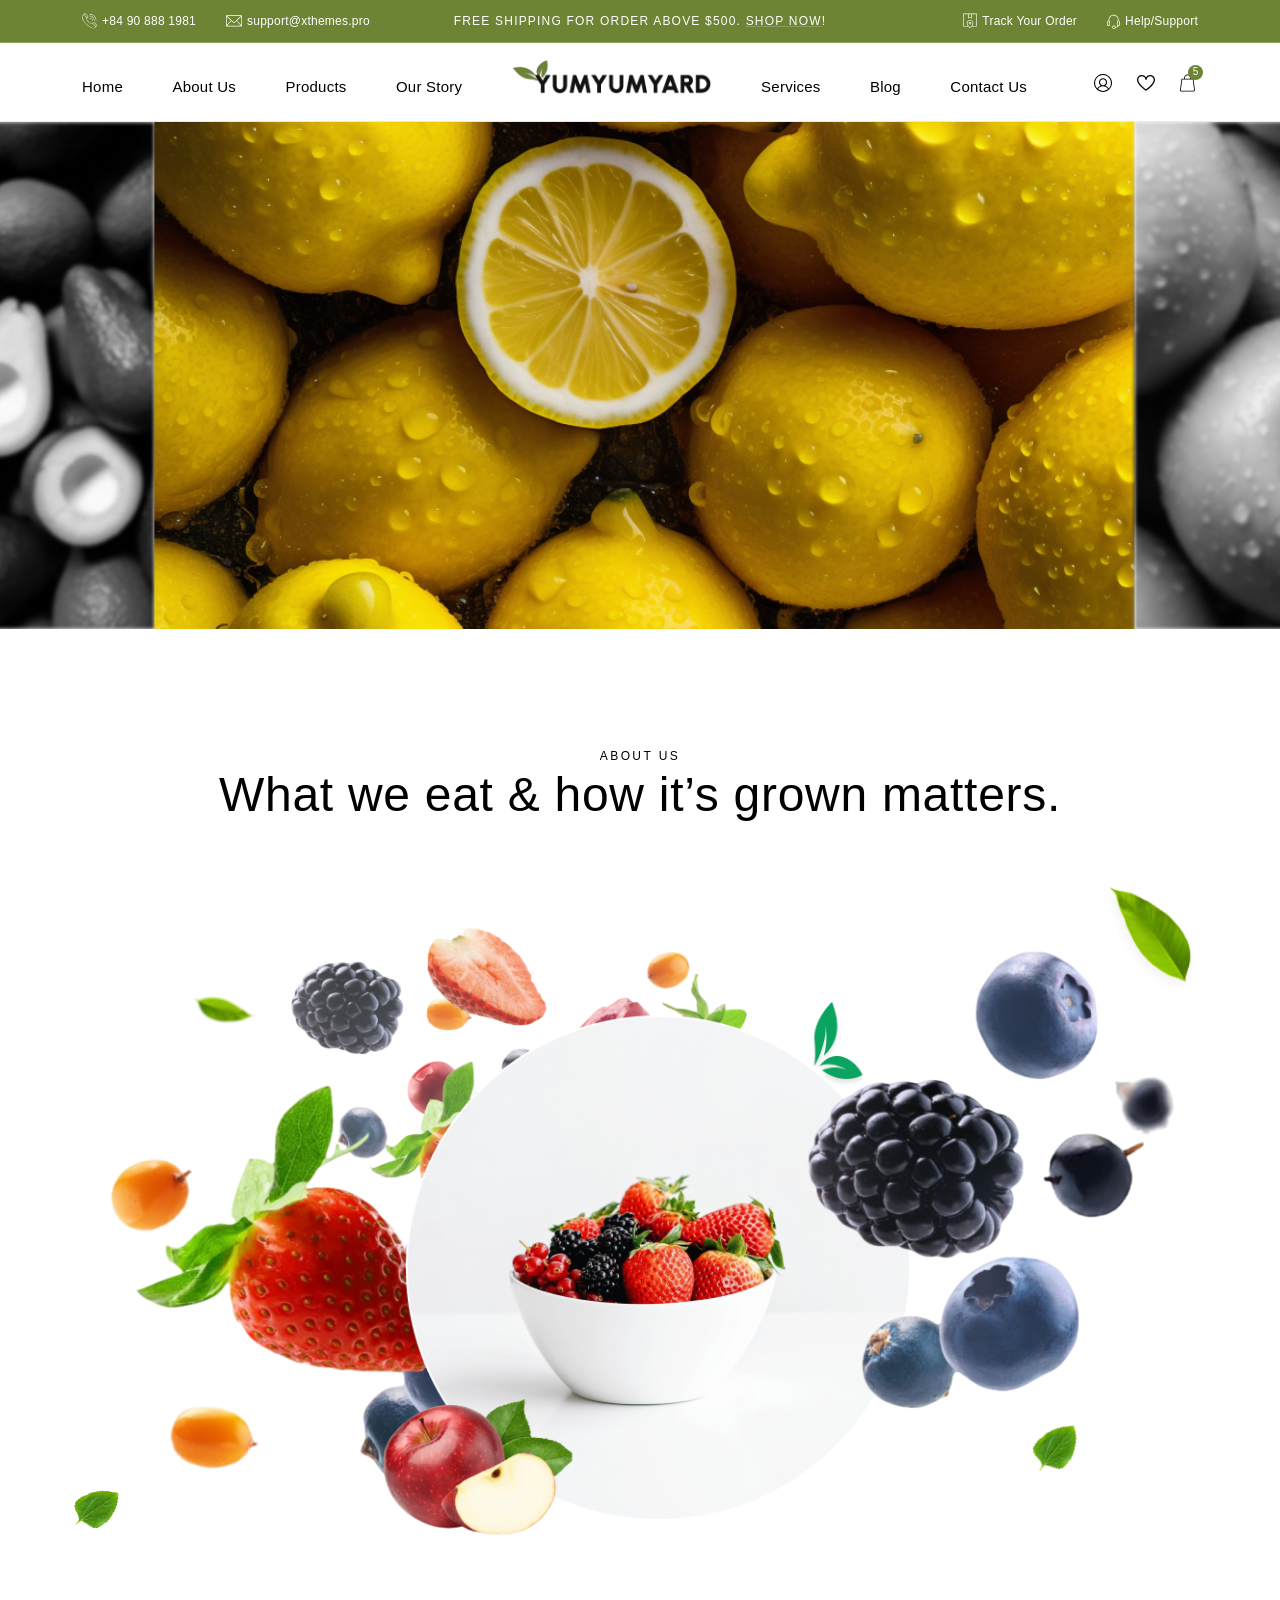
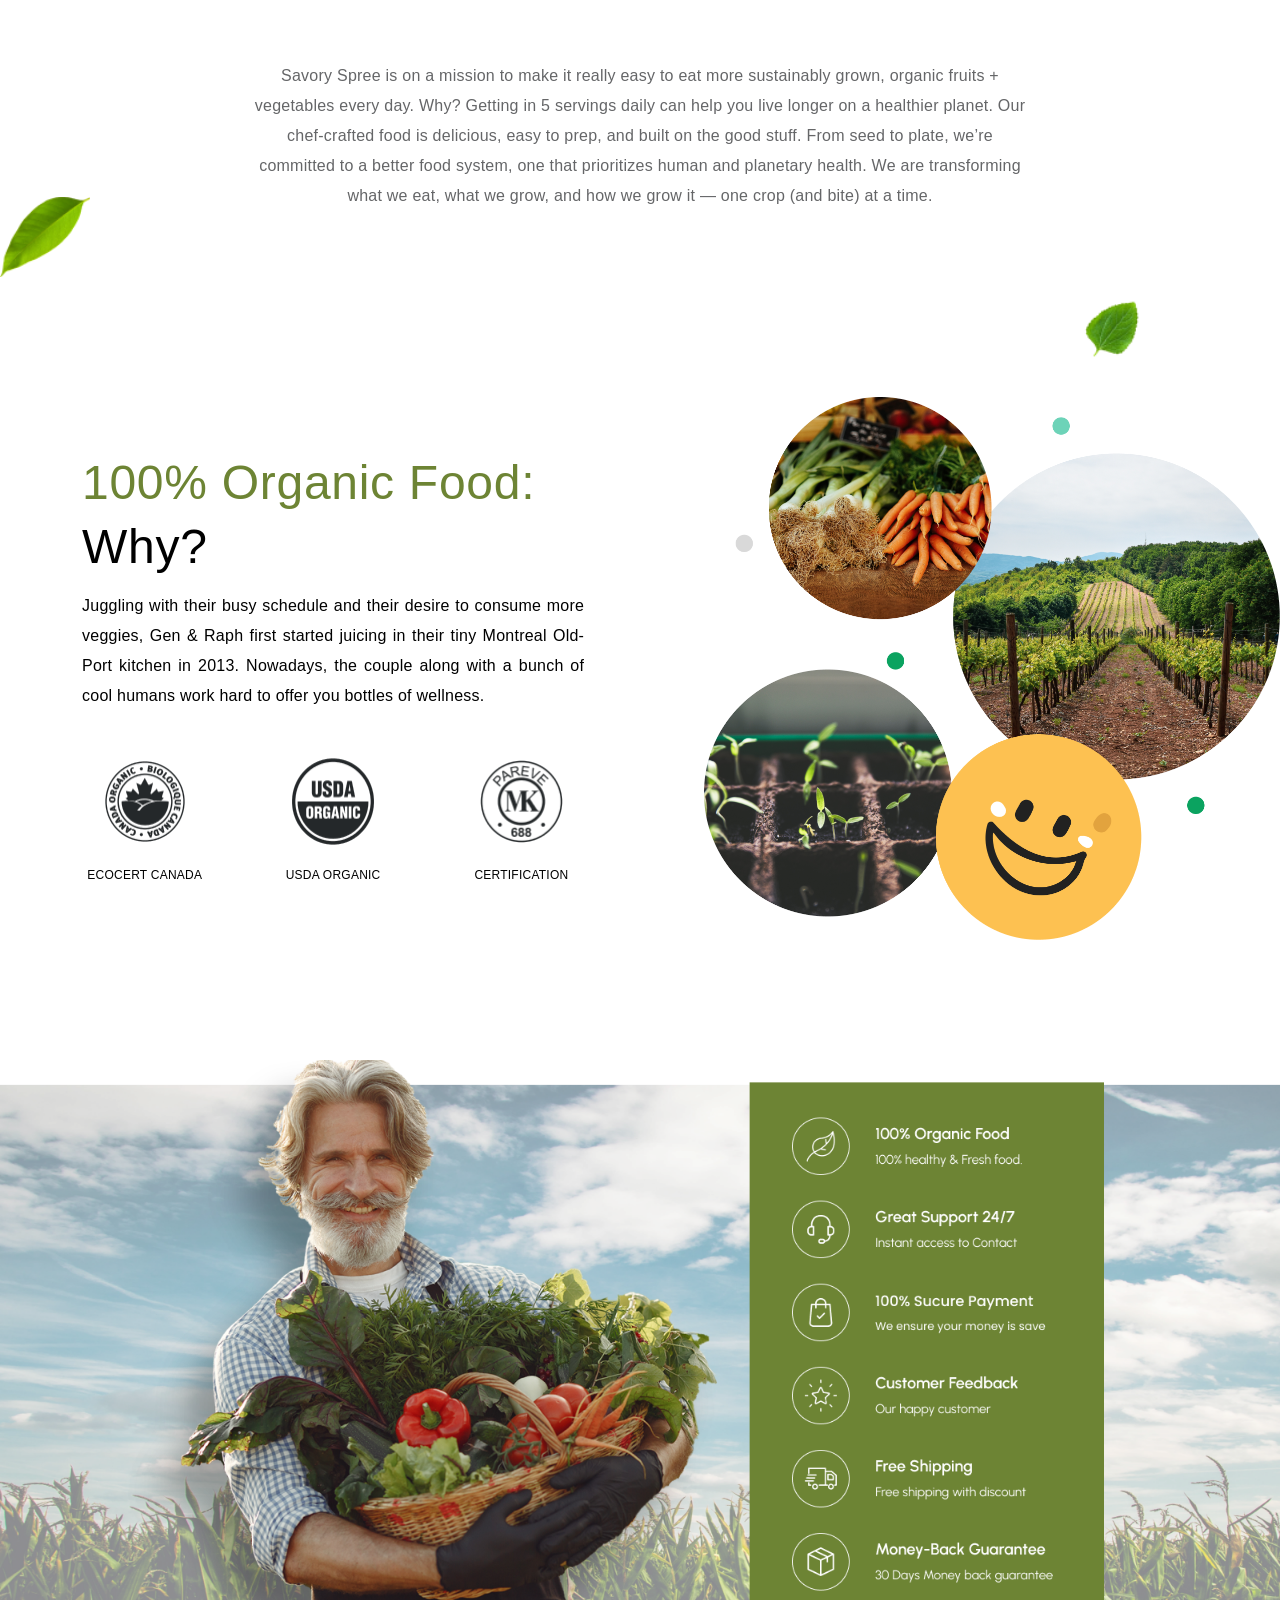
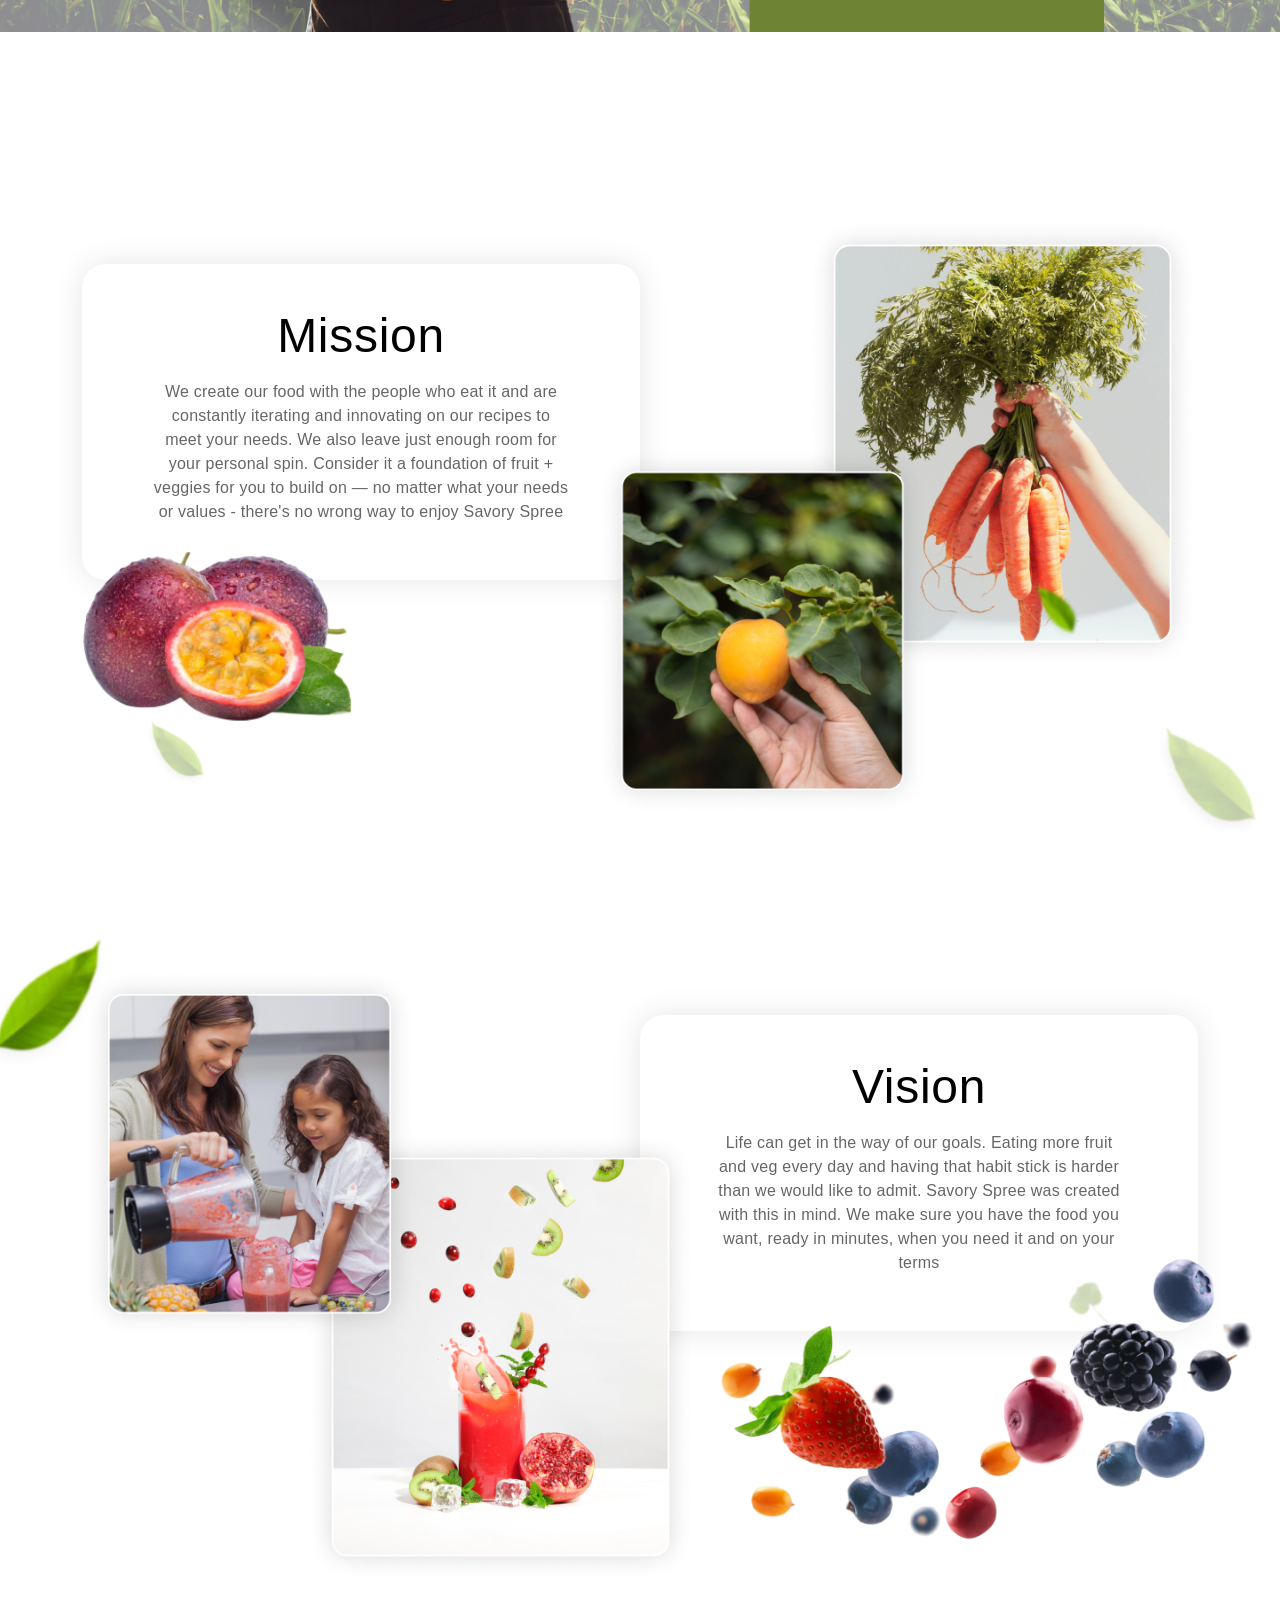
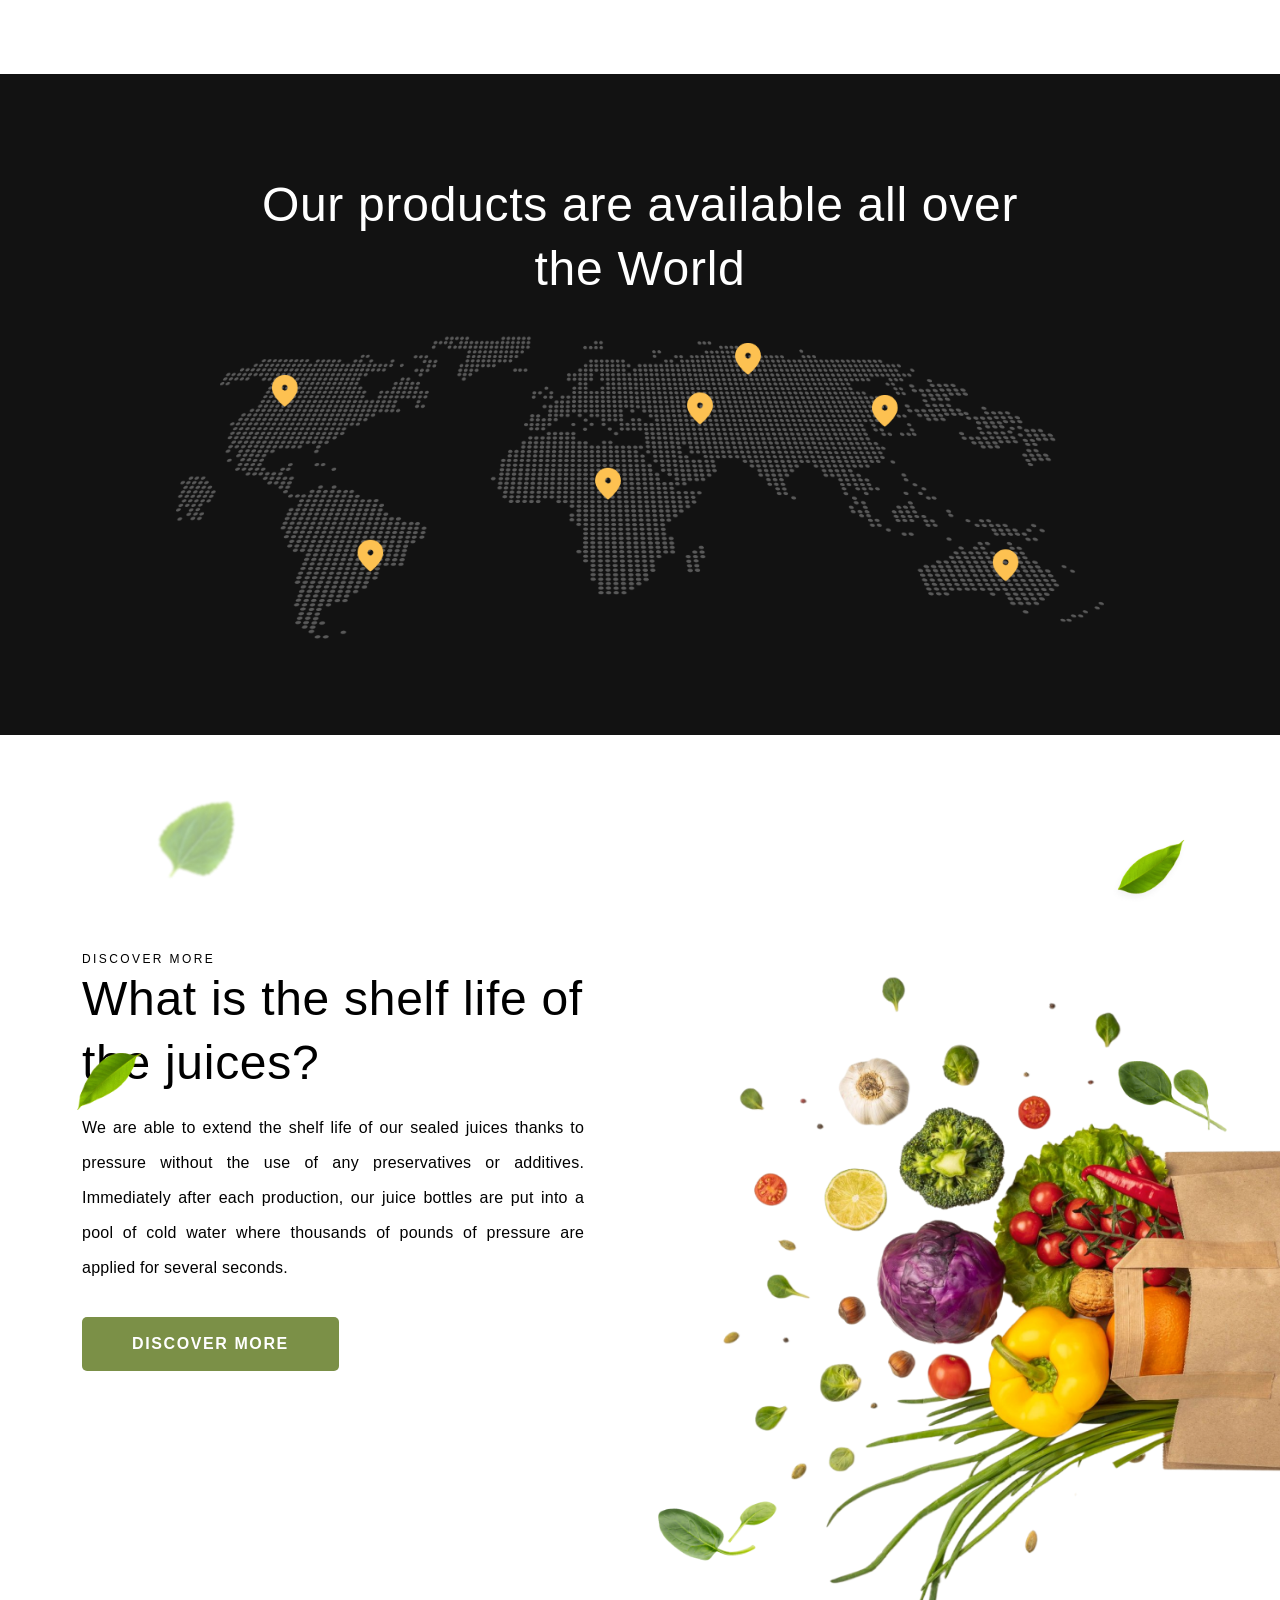
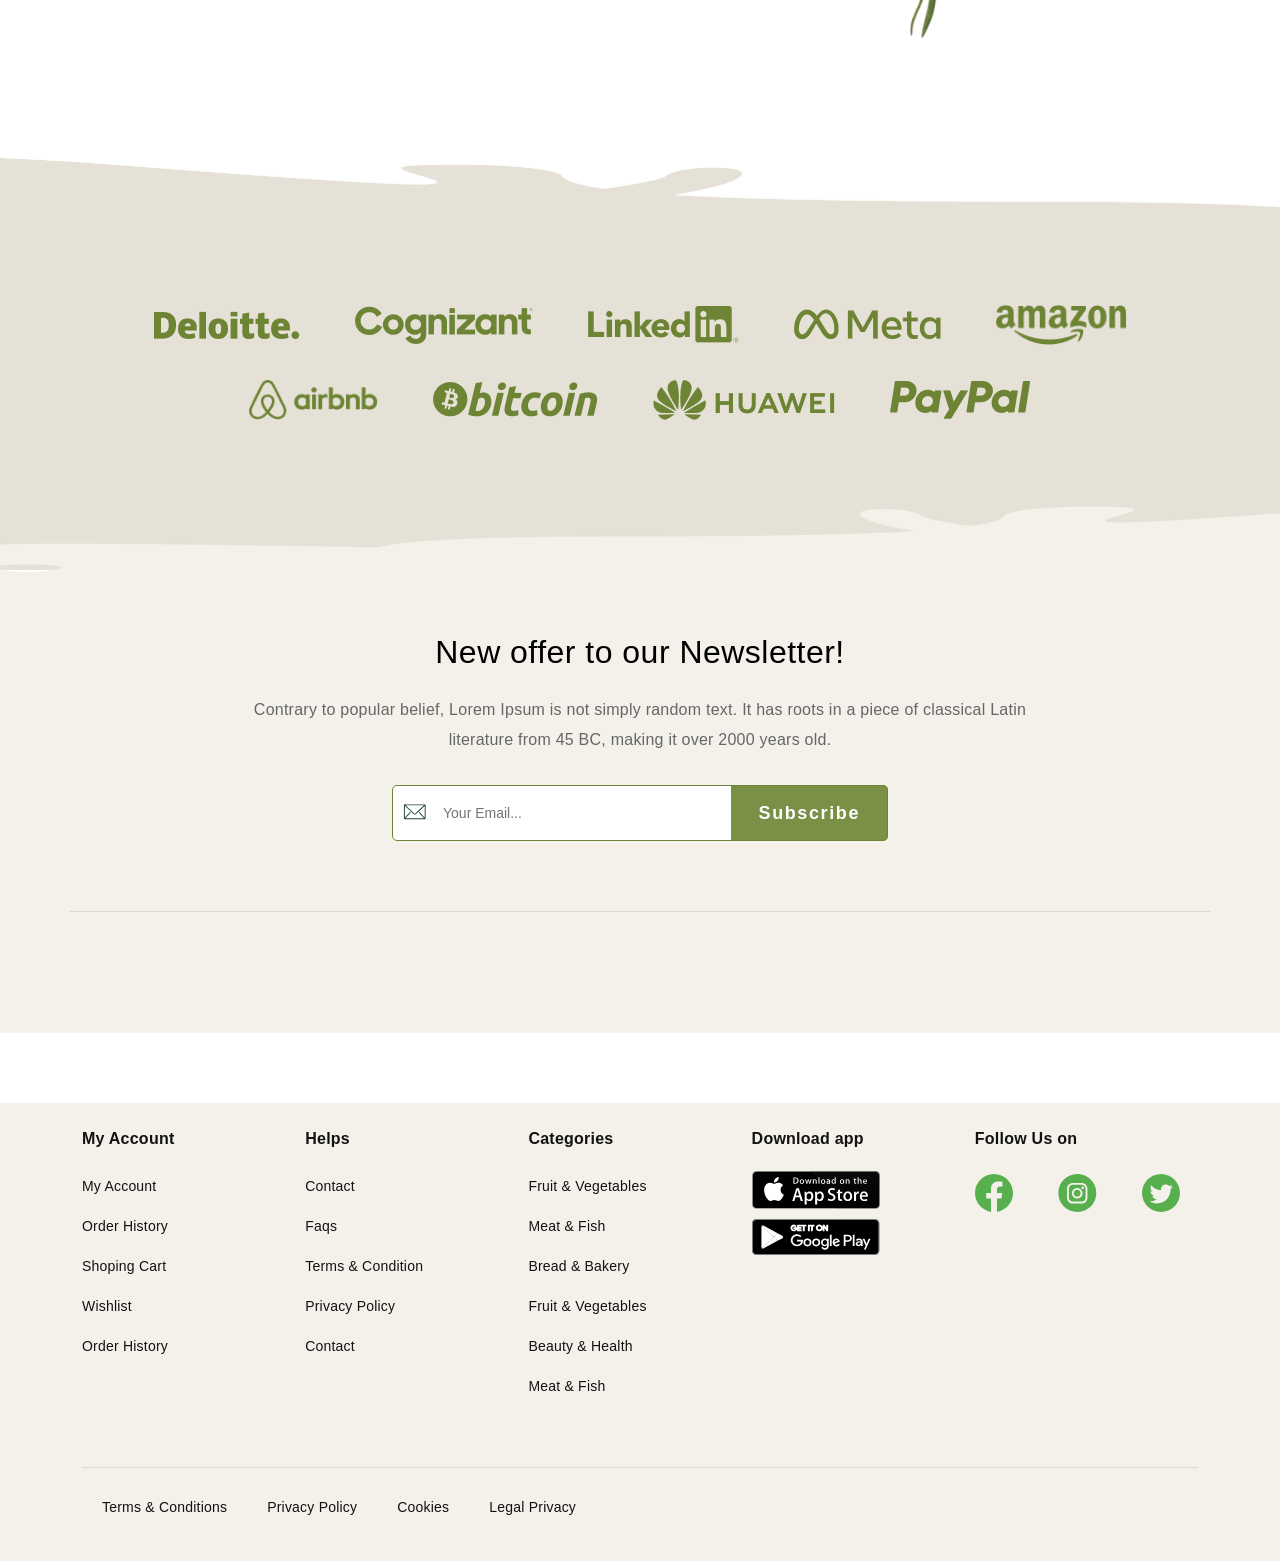
<file: about-us.html>
<!DOCTYPE html>
<html lang="en">
  <head>
    <meta charset="UTF-8" />
    <meta name="viewport" content="width=device-width, initial-scale=1.0" />
    <link rel="stylesheet" href="./bootstrap/css/bootstrap.min.css" />
    <link
      rel="stylesheet"
      href="https://cdn.jsdelivr.net/npm/swiper@10/swiper-bundle.min.css"
    />
    <link rel="stylesheet" href="assets/wow/animate.css" />
    <link rel="stylesheet" href="./css/main.css" />
    <script src="./bootstrap/js/bootstrap.min.js"></script>
    <title>YumYumYard</title>
  </head>
  <body>

    <!-- START HEADER-->
    <header id="fhm-header" class="header">
      <div class="header-topbar">
        <div class="container">
          <div class="header-topbar-content row align-items-center">
            <div class="col-xl-4">
              <div
                class="header-topbar-info d-xl-flex justify-content-start align-items-center"
              >
                <div
                  class="header-topbar-info-item d-flex justify-content-between align-items-center"
                >
                  <div class="header-topbar-info-icon">
                    <svg
                      width="15"
                      height="16"
                      viewBox="0 0 15 16"
                      fill="none"
                      xmlns="http://www.w3.org/2000/svg"
                    >
                      <path
                        d="M11.561 15.3674C10.4542 15.3509 9.5457 15.0371 8.67021 14.62C7.17113 13.9055 5.85789 12.9227 4.64789 11.7911C3.25205 10.4903 2.02966 9.04488 1.09635 7.36822C0.621437 6.51751 0.237375 5.62962 0.0721874 4.66327C-0.0269252 4.08925 -0.0517034 3.50696 0.179559 2.95771C0.282802 2.71406 0.427341 2.47867 0.609047 2.2887C1.117 1.74771 1.65386 1.2315 2.18246 0.707028C2.62847 0.265151 3.24379 0.261021 3.6898 0.702898C4.42488 1.42972 5.15171 2.16068 5.87854 2.89164C6.31215 3.32938 6.31215 3.94058 5.88267 4.38658C5.67205 4.60546 5.46557 4.83259 5.2343 5.03082C4.89567 5.31576 4.84611 5.66679 4.93697 6.06737C5.06086 6.60423 5.30451 7.08327 5.61423 7.53341C6.36584 8.62778 7.29915 9.52392 8.48437 10.1351C8.83953 10.3168 9.2112 10.4572 9.61591 10.4738C9.87195 10.4861 10.0867 10.4118 10.2684 10.2177C10.4955 9.96993 10.7392 9.73867 10.9787 9.50327C11.4247 9.0614 12.04 9.05727 12.4819 9.49501C13.2129 10.2218 13.9438 10.9528 14.6706 11.6838C15.1125 12.1256 15.1084 12.7451 14.6665 13.1911C14.1544 13.7073 13.6424 14.2235 13.122 14.7315C12.6554 15.1857 12.0896 15.384 11.561 15.3674ZM4.76352 4.88628C3.73522 3.85798 2.71106 2.83382 1.68277 1.80553C1.43912 2.04918 1.18307 2.30935 0.922904 2.56952C0.720549 2.77187 0.584269 3.0114 0.514064 3.28809C0.386044 3.78365 0.431471 4.28334 0.534713 4.77478C0.724679 5.67092 1.09222 6.50099 1.55475 7.28563C3.17359 10.0401 5.36232 12.2289 8.12509 13.8353C9.04601 14.3722 10.0206 14.7934 11.0985 14.9132C11.5982 14.9669 12.1102 14.9627 12.5273 14.653C12.9114 14.3681 13.2418 14.0046 13.5804 13.6867C12.5356 12.6418 11.5156 11.6218 10.4914 10.5976C10.1156 10.928 9.72741 10.9528 9.33096 10.8702C9.0171 10.8 8.69912 10.7133 8.40591 10.577C7.2785 10.0525 6.37823 9.23897 5.61011 8.27675C5.14758 7.6986 4.75526 7.07088 4.55703 6.34819C4.42075 5.81959 4.37533 5.30338 4.76352 4.88628ZM5.12693 4.54351C5.2756 4.39071 5.43253 4.23378 5.5812 4.07686C5.82898 3.81256 5.82898 3.46566 5.57294 3.20549C5.38297 3.0114 5.18888 2.8173 4.99478 2.62321C4.45379 2.08222 3.91693 1.54123 3.37594 1.00437C3.13642 0.764843 2.80191 0.731806 2.56652 0.938291C2.37656 1.10348 2.2155 1.29757 2.05031 1.47102C3.06621 2.4828 4.08625 3.50283 5.12693 4.54351ZM13.9232 13.3398C14.0636 13.1952 14.204 13.0465 14.3485 12.8979C14.6376 12.6005 14.6376 12.2619 14.3485 11.9687C14.0553 11.6714 13.758 11.3782 13.4607 11.0808C13.0353 10.6555 12.6099 10.226 12.1804 9.80061C11.9368 9.56109 11.5982 9.52805 11.3545 9.73867C11.1687 9.89972 11.0076 10.0897 10.8466 10.259C11.8625 11.279 12.8825 12.2991 13.9232 13.3398Z"
                        fill="white"
                      />
                      <path
                        d="M7.7121 1.44625C7.7121 1.30171 7.7121 1.16956 7.7121 1.04154C11.3256 0.946552 14.4352 4.13468 14.3279 7.66143C14.1998 7.66143 14.076 7.66143 13.9273 7.66143C13.8942 5.96413 13.3037 4.4857 12.0978 3.27983C10.8961 2.07396 9.42592 1.48341 7.7121 1.44625Z"
                        fill="white"
                      />
                      <path
                        d="M12.5521 7.6573C12.4199 7.6573 12.2878 7.6573 12.1474 7.6573C12.1226 6.43491 11.6973 5.38184 10.8341 4.52287C9.97517 3.66802 8.92623 3.24679 7.7121 3.21788C7.7121 3.07747 7.7121 2.94532 7.7121 2.81317C10.3055 2.72645 12.643 5.03908 12.5521 7.6573Z"
                        fill="white"
                      />
                      <path
                        d="M10.7846 7.84727C10.6524 7.84727 10.5203 7.84727 10.3757 7.84727C10.351 7.12044 10.1032 6.4886 9.59111 5.97239C9.0749 5.45617 8.44718 5.20013 7.7121 5.18361C7.7121 5.03907 7.7121 4.90692 7.7121 4.77477C9.24834 4.69631 10.8383 6.08802 10.7846 7.84727Z"
                        fill="white"
                      />
                    </svg>
                  </div>
                  <a href="tel:+84 90 888 1981" title="Phone"
                    >+84 90 888 1981</a
                  >
                </div>
                <div
                  class="header-topbar-info-item d-flex justify-content-between align-items-center"
                >
                  <div class="header-topbar-info-icon">
                    <svg
                      width="16"
                      height="12"
                      viewBox="0 0 16 12"
                      fill="none"
                      xmlns="http://www.w3.org/2000/svg"
                    >
                      <path
                        d="M8.00626 0.353119C10.3563 0.353119 12.71 0.353119 15.06 0.353119C15.3265 0.353119 15.5744 0.390128 15.7705 0.593672C15.9556 0.782413 16 1.01926 16 1.27462C16 3.64314 16 6.01535 16 8.38387C16 9.07962 16 9.77537 16 10.4711C16 11.0929 15.6928 11.3963 15.0674 11.3963C10.4007 11.3963 5.73767 11.3963 1.07095 11.3963C1.01544 11.3963 0.959926 11.3963 0.904414 11.3963C0.315986 11.3889 0.00511818 11.0781 0.00511818 10.4896C0.00511818 7.91016 0.00511818 5.3307 0.00511818 2.75124C0.00511818 2.27014 0.0199215 1.78903 0.00141743 1.31163C-0.0244882 0.730601 0.304883 0.338316 0.974729 0.345717C3.31734 0.360521 5.66365 0.353119 8.00626 0.353119ZM15.3079 1.49297C15.208 1.58549 15.1303 1.6521 15.0563 1.72242C13.0209 3.63943 10.9891 5.55275 8.95367 7.46977C8.33563 8.05079 7.67319 8.05079 7.05885 7.46977C4.9901 5.53055 2.92505 3.58392 0.856303 1.641C0.808193 1.59659 0.760083 1.55588 0.70087 1.50777C0.70087 4.3981 0.70087 7.26622 0.70087 10.164C0.756382 10.1084 0.789689 10.0714 0.822996 10.0344C1.65938 9.10552 2.49576 8.17662 3.33214 7.25142C3.68002 6.86654 4.02419 6.48165 4.37207 6.10047C4.5016 5.95614 4.67554 5.92653 4.81987 6.01535C4.9679 6.10417 5.00861 6.2411 4.9679 6.39653C4.94569 6.47425 4.88648 6.54827 4.83097 6.61118C3.65781 7.91386 2.48096 9.21655 1.3078 10.5192C1.25969 10.571 1.21528 10.6266 1.15607 10.6969C5.73396 10.6969 10.2786 10.6969 14.8602 10.6969C14.7824 10.6118 14.7269 10.5451 14.6714 10.4859C13.502 9.18694 12.3288 7.89166 11.1593 6.59268C10.9891 6.40394 10.9817 6.19299 11.1371 6.05606C11.2926 5.91913 11.4961 5.94874 11.6701 6.14118C12.6064 7.1774 13.539 8.21733 14.4753 9.25356C14.7454 9.55332 15.0156 9.84938 15.3117 10.1751C15.3079 7.26252 15.3079 4.3981 15.3079 1.49297ZM1.26339 1.03777C1.25229 1.04887 1.24489 1.06367 1.23379 1.07478C1.2819 1.11178 1.33001 1.14509 1.37072 1.1821C2.6808 2.41447 3.98719 3.64684 5.29727 4.8755C6.06334 5.59716 6.8294 6.31882 7.59917 7.03677C7.85083 7.27362 8.15059 7.26622 8.40965 7.04047C8.46516 6.99236 8.52067 6.94055 8.57248 6.88874C10.5894 4.99023 12.6064 3.09171 14.6233 1.1932C14.6714 1.14879 14.7306 1.11919 14.7861 1.08588C14.7713 1.06737 14.7602 1.05257 14.7454 1.03407C10.2489 1.03777 5.75617 1.03777 1.26339 1.03777Z"
                        fill="white"
                      />
                    </svg>
                  </div>
                  <a href="mailto:support@xthemes.pro" title="Mail"
                    >support@xthemes.pro</a
                  >
                </div>
              </div>
            </div>
            <div class="col-xl-4">
              <div class="header-topbar-notice">
                <div class="swiper header-topbar-slider">
                  <div class="swiper-wrapper">
                    <div class="swiper-slide header-topbar-slide">
                      <p>
                        Free Shipping for order above $500.
                        <a href="#" title="shop now">Shop now</a>!
                      </p>
                    </div>
                    <div class="swiper-slide header-topbar-slide">
                      <p>
                        Free Shipping for order above $500.
                        <a href="#" title="shop now">Shop now</a>!
                      </p>
                    </div>
                    <div class="swiper-slide header-topbar-slide">
                      <p>
                        Free Shipping for order above $500.
                        <a href="#" title="shop now">Shop now</a>!
                      </p>
                    </div>
                  </div>
                </div>
              </div>
            </div>
            <div class="col-xl-4">
              <div
                class="header-topbar-info d-xl-flex justify-content-end align-items-center"
              >
                <div
                  class="header-topbar-info-item d-flex justify-content-between align-items-center"
                >
                  <div class="header-topbar-info-icon">
                    <svg
                      width="14"
                      height="16"
                      viewBox="0 0 14 16"
                      fill="none"
                      xmlns="http://www.w3.org/2000/svg"
                    >
                      <path
                        d="M6.99963 0.614284C8.96779 0.614284 10.936 0.614284 12.9041 0.614284C13.5947 0.614284 13.9992 1.01583 13.9992 1.70636C13.9992 4.57191 13.9992 7.43442 13.9992 10.3C13.9992 10.9844 14.0023 11.6658 13.9962 12.3503C13.9962 12.4902 13.9871 12.6362 13.9506 12.7701C13.838 13.2142 13.4791 13.488 13.0197 13.488C11.6904 13.488 10.358 13.491 9.02863 13.4849C8.89783 13.4849 8.81569 13.5275 8.73356 13.6218C8.28639 14.142 7.79663 14.6135 7.23994 15.0181C7.03005 15.1702 6.95095 15.1672 6.74106 15.009C6.18437 14.5922 5.67332 14.1268 5.22919 13.5884C5.16531 13.5093 5.09534 13.4849 4.99496 13.4849C3.68386 13.488 2.37276 13.4728 1.06471 13.4941C0.526277 13.5032 -0.00302894 13.1169 1.30493e-05 12.4324C0.00913901 9.25049 0.00609716 6.06553 0.00609716 2.88361C0.00609716 2.47294 0.00305518 2.06227 0.00609716 1.65464C0.0121811 1.01279 0.407639 0.614284 1.0495 0.614284C3.03287 0.611242 5.01625 0.611242 6.99963 0.614284C6.99963 0.611242 6.99963 0.611242 6.99963 0.614284ZM5.00104 1.23789C4.95237 1.23181 4.92499 1.22877 4.89457 1.22877C3.60477 1.22877 2.31497 1.22877 1.02212 1.22877C0.748342 1.22877 0.620579 1.3687 0.620579 1.64856C0.620579 5.24723 0.620579 8.8459 0.620579 12.4446C0.620579 12.7518 0.748342 12.8796 1.05254 12.8796C2.20545 12.8796 3.36141 12.8796 4.51432 12.8796C4.56299 12.8796 4.60862 12.8735 4.64209 12.8735C4.45652 12.4993 4.25271 12.1434 4.10061 11.7693C3.79033 11.0057 3.68082 10.2178 3.89072 9.40259C4.28922 7.86638 5.82542 6.78343 7.51372 7.04809C9.27199 7.32491 10.4736 9.01321 10.1755 10.811C10.0599 11.5137 9.78 12.1495 9.39975 12.7457C9.37542 12.7822 9.36021 12.8218 9.32979 12.8796C9.39975 12.8796 9.44843 12.8796 9.4971 12.8796C10.6409 12.8796 11.7847 12.8796 12.9285 12.8796C13.2631 12.8796 13.3817 12.764 13.3817 12.4233C13.3817 8.83982 13.3817 5.25636 13.3817 1.6729C13.3817 1.33524 13.2783 1.22877 12.9406 1.22877C11.6843 1.22877 10.431 1.22877 9.17465 1.22877C9.11989 1.22877 9.06514 1.22877 8.99821 1.22877C8.99821 1.3109 8.99821 1.37174 8.99821 1.42954C8.99821 2.60983 8.99821 3.78708 8.99821 4.96737C8.99821 5.31416 8.7731 5.448 8.46282 5.28374C8.01565 5.0495 7.56544 4.81527 7.12131 4.57799C7.03613 4.53236 6.97225 4.52932 6.88403 4.57495C6.44294 4.81223 5.99881 5.04038 5.55468 5.27157C5.21702 5.448 5.00104 5.32024 5.00104 4.93999C5.00104 3.76578 5.00104 2.59158 5.00104 1.41737C5.00104 1.35957 5.00104 1.30177 5.00104 1.23789ZM6.99963 14.4371C7.11522 14.3428 7.22473 14.2546 7.3312 14.1633C8.1282 13.4697 8.81265 12.6849 9.25678 11.7145C9.52752 11.1183 9.66441 10.4916 9.57011 9.84367C9.35108 8.32572 7.89093 7.33708 6.40035 7.69299C5.08622 8.00631 4.22533 9.23528 4.43523 10.662C4.53257 11.313 4.7881 11.897 5.14097 12.4446C5.63986 13.2172 6.27868 13.8591 6.99963 14.4371ZM8.36548 1.24702C7.44984 1.24702 6.54333 1.24702 5.63377 1.24702C5.63377 2.34518 5.63377 3.43116 5.63377 4.53845C6.02619 4.33159 6.4034 4.13995 6.77756 3.93918C6.92966 3.85704 7.06655 3.85704 7.22169 3.94222C7.51676 4.10649 7.82096 4.25858 8.11908 4.41373C8.19817 4.45327 8.27726 4.49282 8.36548 4.53845C8.36548 3.42812 8.36548 2.34213 8.36548 1.24702Z"
                        fill="white"
                      />
                      <path
                        d="M5.77978 10.2209C5.78586 9.5121 6.32429 8.98887 7.0422 8.99496C7.68406 9.00104 8.2377 9.57902 8.22553 10.233C8.21337 10.9084 7.66581 11.4529 7.00265 11.4468C6.31212 11.4346 5.77369 10.8932 5.77978 10.2209ZM7.60801 10.1965C7.60497 9.87105 7.33727 9.60031 7.01178 9.59727C6.65891 9.59423 6.38513 9.86497 6.38513 10.2148C6.38513 10.5585 6.65891 10.8323 6.99961 10.8293C7.34944 10.8323 7.61105 10.5555 7.60801 10.1965Z"
                        fill="white"
                      />
                    </svg>
                  </div>
                  <a href="#" title="Track Your Order">Track Your Order</a>
                </div>
                <div
                  class="header-topbar-info-item d-flex justify-content-between align-items-center"
                >
                  <div class="header-topbar-info-icon">
                    <svg
                      width="13"
                      height="15"
                      viewBox="0 0 13 15"
                      fill="none"
                      xmlns="http://www.w3.org/2000/svg"
                    >
                      <path
                        d="M6.74635 14.9596C6.44694 14.8971 6.16093 14.8032 5.91068 14.6155C5.29844 14.1597 5.04819 13.3821 5.29397 12.6716C5.54423 11.9521 6.2235 11.4829 6.99661 11.5008C7.7295 11.5186 8.39089 12.0325 8.60092 12.752C8.61433 12.7923 8.62327 12.8325 8.63668 12.8727C9.29807 13.0068 10.4957 12.4079 10.889 11.7331C10.7683 11.7331 10.6611 11.7331 10.5538 11.7331C10.308 11.7287 10.1829 11.6035 10.1829 11.3533C10.1829 9.94112 10.1829 8.52897 10.1829 7.11681C10.1829 7.02743 10.2008 6.93359 10.2321 6.84868C10.2812 6.71908 10.3795 6.64311 10.5315 6.64758C10.6432 6.65205 10.7504 6.64758 10.8532 6.64758C10.8666 6.62524 10.8756 6.62077 10.8756 6.61183C10.9292 5.56165 10.8711 4.52934 10.2902 3.60876C9.36957 2.14298 8.04232 1.40562 6.3084 1.5084C4.23932 1.62906 2.59479 3.17528 2.32666 5.21755C2.26409 5.68231 2.28644 6.15601 2.26856 6.64758C2.39816 6.64758 2.50094 6.64758 2.60372 6.64758C2.81823 6.64758 2.94336 6.7593 2.97464 6.97381C2.98358 7.03637 2.98358 7.1034 2.98358 7.16597C2.98358 8.55578 2.98358 9.94559 2.98358 11.3309C2.98358 11.6125 2.86739 11.7287 2.59032 11.7287C2.16131 11.7287 1.7323 11.7421 1.30329 11.7197C0.601678 11.6884 0.0296654 11.1254 0.01179 10.4282C-0.00608542 9.61937 -0.00161657 8.81497 0.01179 8.00611C0.0251966 7.32685 0.597209 6.61183 1.43735 6.64758C1.47757 6.64758 1.51779 6.64758 1.58483 6.64758C1.58483 6.58055 1.58483 6.52245 1.58483 6.46436C1.58929 5.92363 1.55801 5.38289 1.6742 4.8511C2.04065 3.12165 3.0238 1.87038 4.65046 1.18217C7.37646 0.0292081 10.4466 1.46371 11.3537 4.27462C11.5325 4.82429 11.5951 5.39183 11.5906 5.96385C11.5906 6.18282 11.5906 6.40626 11.5906 6.63864C11.8721 6.64311 12.1179 6.72355 12.3279 6.89784C12.7301 7.22406 12.9625 7.65307 12.9804 8.16252C13.0072 8.94904 13.0027 9.74003 12.9893 10.531C12.9804 11.1254 12.6095 11.5544 12.0196 11.6527C11.814 11.6884 11.7023 11.7778 11.5951 11.9432C11.0588 12.7833 10.2991 13.3062 9.32488 13.5028C9.10591 13.5475 8.87799 13.5609 8.64115 13.5877C8.53836 14.1284 8.22554 14.5262 7.72503 14.763C7.54181 14.8524 7.33624 14.8926 7.13961 14.9552C7.00555 14.9596 6.87595 14.9596 6.74635 14.9596ZM2.28197 7.34472C2.00937 7.34472 1.75017 7.34472 1.49098 7.34472C1.01281 7.34472 0.7134 7.6352 0.708931 8.11336C0.704462 8.85966 0.704462 9.60596 0.708931 10.3523C0.708931 10.7276 0.999407 11.0181 1.37479 11.0271C1.64739 11.0315 1.91999 11.0271 2.19259 11.0271C2.22387 11.0271 2.25515 11.0181 2.28197 11.0136C2.28197 9.79365 2.28197 8.57812 2.28197 7.34472ZM10.8934 11.0271C11.1258 11.0271 11.3537 11.0271 11.5772 11.0271C11.6353 11.0271 11.6978 11.0271 11.7559 11.0181C12.0956 10.969 12.2833 10.7947 12.2877 10.5042C12.2922 9.74896 12.2922 8.99373 12.2877 8.23402C12.2833 7.97036 12.1849 7.72457 12.0017 7.53241C11.9168 7.4475 11.8006 7.3626 11.6889 7.34919C11.4297 7.32238 11.166 7.34025 10.8979 7.34025C10.8934 8.57812 10.8934 9.79812 10.8934 11.0271ZM7.97082 13.2525C7.96635 12.6448 7.52393 12.189 6.93404 12.189C6.3665 12.189 5.89727 12.6582 5.90174 13.2168C5.91068 13.7843 6.40225 14.267 6.96533 14.258C7.51946 14.2491 7.97082 13.7977 7.97082 13.2525Z"
                        fill="white"
                      />
                    </svg>
                  </div>
                  <a href="#" title="Help/Support">Help/Support</a>
                </div>
              </div>
            </div>
          </div>
        </div>
      </div>
      <div class="header-wrapper">
        <div class="container">
          <div class="header-container">
            <nav class="header-nav">
              <ul class="header-nav-list">
                <li class="header-nav-item">
                  <a href="homepage.html" class="header-nav-link" title="Home"
                    >Home</a
                  >
                  <div class="mega-menu mega-menu1 position-absolute">
                    <div class="mega-menu-list d-flex">
                      <div class="mega-menu-col">
                        <div class="mega-menu-title">Category</div>
                        <ul class="mega-menu-list">
                          <li>
                            <a href="#" class="mega-menu-list-item"
                              >Home Accessories</a
                            >
                          </li>
                          <li>
                            <a href="#" class="mega-menu-list-item"
                              >Best sellers</a
                            >
                          </li>
                          <li>
                            <a href="#" class="mega-menu-list-item"
                              >As-is online</a
                            >
                          </li>
                          <li>
                            <a href="#" class="mega-menu-list-item"
                              >Limited collections</a
                            >
                          </li>
                          <li>
                            <a href="#" class="mega-menu-list-item"
                              >Last chance</a
                            >
                          </li>
                          <li>
                            <a href="#" class="mega-menu-list-item"
                              >Home Accessories</a
                            >
                          </li>
                          <li>
                            <a href="#" class="mega-menu-list-item"
                              >Best sellers</a
                            >
                          </li>
                          <li>
                            <a href="#" class="mega-menu-list-item"
                              >As-is online</a
                            >
                          </li>
                        </ul>
                      </div>

                      <div class="mega-menu-col">
                        <div class="mega-menu-title">Collections</div>
                        <ul class="mega-menu-list">
                          <li>
                            <div class="mega-menu-list-item">
                              <div class="item-img">
                                <img
                                  src="./assets/images/mega-menu-item1.png"
                                  alt=""
                                />
                              </div>
                              <div class="item-info">
                                <a href=""
                                  >Plant Protein
                                  <svg
                                    xmlns="http://www.w3.org/2000/svg"
                                    width="16"
                                    height="8"
                                    viewBox="0 0 16 8"
                                    fill="none"
                                  >
                                    <g clip-path="url(#clip0_78_6789)">
                                      <path
                                        d="M11.937 8.00009C11.6858 7.88909 11.5797 7.75876 11.6323 7.56763C11.6617 7.46068 11.7406 7.35686 11.8217 7.27548C12.547 6.54713 13.2775 5.82408 14.0069 5.09978C14.2426 4.86594 14.4797 4.63334 14.7546 4.36208H14.5238C9.936 4.36208 5.34847 4.36208 0.760624 4.36208C0.641004 4.36208 0.52107 4.36582 0.40145 4.36114C0.16127 4.35116 -0.000624474 4.20057 1.81067e-06 3.99416C0.000628095 3.79461 0.155007 3.64745 0.387672 3.62812C0.43934 3.62375 0.491635 3.62656 0.54393 3.62656C5.19941 3.62656 9.8549 3.62656 14.5101 3.62656H14.7387C14.672 3.55609 14.6319 3.51119 14.5893 3.4691C13.6546 2.53902 12.7198 1.60925 11.7851 0.678859C11.6004 0.495213 11.5703 0.305954 11.6962 0.142574C11.8183 -0.0158168 12.0328 -0.0469962 12.1934 0.0730444C12.2432 0.110148 12.289 0.153175 12.3331 0.196826C13.4936 1.3489 14.6541 2.50098 15.8124 3.65524C15.8848 3.72727 15.938 3.818 16 3.9V4.08645C15.9264 4.17937 15.8616 4.2807 15.7783 4.36395C14.6422 5.49701 13.5046 6.62819 12.3635 7.75626C12.2667 7.85167 12.1424 7.91933 12.0309 7.99977H11.9373L11.937 8.00009Z"
                                        fill="black"
                                      />
                                    </g>
                                    <defs>
                                      <clipPath id="clip0_78_6789">
                                        <rect
                                          width="16"
                                          height="8"
                                          fill="white"
                                        />
                                      </clipPath>
                                    </defs>
                                  </svg>
                                </a>
                                <p>100% healthy & Fresh food.</p>
                              </div>
                            </div>
                          </li>
                          <li>
                            <div class="mega-menu-list-item">
                              <div class="item-img">
                                <img
                                  src="./assets/images/mega-menu-item2.png"
                                  alt=""
                                />
                              </div>
                              <div class="item-info">
                                <a href=""
                                  >Strawberry + Peach
                                  <svg
                                    xmlns="http://www.w3.org/2000/svg"
                                    width="16"
                                    height="8"
                                    viewBox="0 0 16 8"
                                    fill="none"
                                  >
                                    <g clip-path="url(#clip0_78_6789)">
                                      <path
                                        d="M11.937 8.00009C11.6858 7.88909 11.5797 7.75876 11.6323 7.56763C11.6617 7.46068 11.7406 7.35686 11.8217 7.27548C12.547 6.54713 13.2775 5.82408 14.0069 5.09978C14.2426 4.86594 14.4797 4.63334 14.7546 4.36208H14.5238C9.936 4.36208 5.34847 4.36208 0.760624 4.36208C0.641004 4.36208 0.52107 4.36582 0.40145 4.36114C0.16127 4.35116 -0.000624474 4.20057 1.81067e-06 3.99416C0.000628095 3.79461 0.155007 3.64745 0.387672 3.62812C0.43934 3.62375 0.491635 3.62656 0.54393 3.62656C5.19941 3.62656 9.8549 3.62656 14.5101 3.62656H14.7387C14.672 3.55609 14.6319 3.51119 14.5893 3.4691C13.6546 2.53902 12.7198 1.60925 11.7851 0.678859C11.6004 0.495213 11.5703 0.305954 11.6962 0.142574C11.8183 -0.0158168 12.0328 -0.0469962 12.1934 0.0730444C12.2432 0.110148 12.289 0.153175 12.3331 0.196826C13.4936 1.3489 14.6541 2.50098 15.8124 3.65524C15.8848 3.72727 15.938 3.818 16 3.9V4.08645C15.9264 4.17937 15.8616 4.2807 15.7783 4.36395C14.6422 5.49701 13.5046 6.62819 12.3635 7.75626C12.2667 7.85167 12.1424 7.91933 12.0309 7.99977H11.9373L11.937 8.00009Z"
                                        fill="black"
                                      />
                                    </g>
                                    <defs>
                                      <clipPath id="clip0_78_6789">
                                        <rect
                                          width="16"
                                          height="8"
                                          fill="white"
                                        />
                                      </clipPath>
                                    </defs>
                                  </svg>
                                </a>
                                <p>100% Fresh food.</p>
                              </div>
                            </div>
                          </li>
                          <li>
                            <div class="mega-menu-list-item">
                              <div class="item-img">
                                <img
                                  src="./assets/images/mega-menu-item3.png"
                                  alt=""
                                />
                              </div>
                              <div class="item-info">
                                <a href=""
                                  >Fruits and Vegetable
                                  <svg
                                    xmlns="http://www.w3.org/2000/svg"
                                    width="16"
                                    height="8"
                                    viewBox="0 0 16 8"
                                    fill="none"
                                  >
                                    <g clip-path="url(#clip0_78_6789)">
                                      <path
                                        d="M11.937 8.00009C11.6858 7.88909 11.5797 7.75876 11.6323 7.56763C11.6617 7.46068 11.7406 7.35686 11.8217 7.27548C12.547 6.54713 13.2775 5.82408 14.0069 5.09978C14.2426 4.86594 14.4797 4.63334 14.7546 4.36208H14.5238C9.936 4.36208 5.34847 4.36208 0.760624 4.36208C0.641004 4.36208 0.52107 4.36582 0.40145 4.36114C0.16127 4.35116 -0.000624474 4.20057 1.81067e-06 3.99416C0.000628095 3.79461 0.155007 3.64745 0.387672 3.62812C0.43934 3.62375 0.491635 3.62656 0.54393 3.62656C5.19941 3.62656 9.8549 3.62656 14.5101 3.62656H14.7387C14.672 3.55609 14.6319 3.51119 14.5893 3.4691C13.6546 2.53902 12.7198 1.60925 11.7851 0.678859C11.6004 0.495213 11.5703 0.305954 11.6962 0.142574C11.8183 -0.0158168 12.0328 -0.0469962 12.1934 0.0730444C12.2432 0.110148 12.289 0.153175 12.3331 0.196826C13.4936 1.3489 14.6541 2.50098 15.8124 3.65524C15.8848 3.72727 15.938 3.818 16 3.9V4.08645C15.9264 4.17937 15.8616 4.2807 15.7783 4.36395C14.6422 5.49701 13.5046 6.62819 12.3635 7.75626C12.2667 7.85167 12.1424 7.91933 12.0309 7.99977H11.9373L11.937 8.00009Z"
                                        fill="black"
                                      />
                                    </g>
                                    <defs>
                                      <clipPath id="clip0_78_6789">
                                        <rect
                                          width="16"
                                          height="8"
                                          fill="white"
                                        />
                                      </clipPath>
                                    </defs>
                                  </svg>
                                </a>
                                <p>100% Fresh food.</p>
                              </div>
                            </div>
                          </li>
                          <li>
                            <div class="mega-menu-list-item">
                              <div class="item-img">
                                <img
                                  src="./assets/images/mega-menu-item4.png"
                                  alt=""
                                />
                              </div>
                              <div class="item-info">
                                <a href=""
                                  >Harvest Bowels
                                  <svg
                                    xmlns="http://www.w3.org/2000/svg"
                                    width="16"
                                    height="8"
                                    viewBox="0 0 16 8"
                                    fill="none"
                                  >
                                    <g clip-path="url(#clip0_78_6789)">
                                      <path
                                        d="M11.937 8.00009C11.6858 7.88909 11.5797 7.75876 11.6323 7.56763C11.6617 7.46068 11.7406 7.35686 11.8217 7.27548C12.547 6.54713 13.2775 5.82408 14.0069 5.09978C14.2426 4.86594 14.4797 4.63334 14.7546 4.36208H14.5238C9.936 4.36208 5.34847 4.36208 0.760624 4.36208C0.641004 4.36208 0.52107 4.36582 0.40145 4.36114C0.16127 4.35116 -0.000624474 4.20057 1.81067e-06 3.99416C0.000628095 3.79461 0.155007 3.64745 0.387672 3.62812C0.43934 3.62375 0.491635 3.62656 0.54393 3.62656C5.19941 3.62656 9.8549 3.62656 14.5101 3.62656H14.7387C14.672 3.55609 14.6319 3.51119 14.5893 3.4691C13.6546 2.53902 12.7198 1.60925 11.7851 0.678859C11.6004 0.495213 11.5703 0.305954 11.6962 0.142574C11.8183 -0.0158168 12.0328 -0.0469962 12.1934 0.0730444C12.2432 0.110148 12.289 0.153175 12.3331 0.196826C13.4936 1.3489 14.6541 2.50098 15.8124 3.65524C15.8848 3.72727 15.938 3.818 16 3.9V4.08645C15.9264 4.17937 15.8616 4.2807 15.7783 4.36395C14.6422 5.49701 13.5046 6.62819 12.3635 7.75626C12.2667 7.85167 12.1424 7.91933 12.0309 7.99977H11.9373L11.937 8.00009Z"
                                        fill="black"
                                      />
                                    </g>
                                    <defs>
                                      <clipPath id="clip0_78_6789">
                                        <rect
                                          width="16"
                                          height="8"
                                          fill="white"
                                        />
                                      </clipPath>
                                    </defs>
                                  </svg>
                                </a>
                                <p>100% Fresh food.</p>
                              </div>
                            </div>
                          </li>
                          <li>
                            <div class="mega-menu-list-item">
                              <div class="item-img">
                                <img
                                  src="./assets/images/mega-menu-item5.png"
                                  alt=""
                                />
                              </div>
                              <div class="item-info">
                                <a href=""
                                  >Superfoods
                                  <svg
                                    xmlns="http://www.w3.org/2000/svg"
                                    width="16"
                                    height="8"
                                    viewBox="0 0 16 8"
                                    fill="none"
                                  >
                                    <g clip-path="url(#clip0_78_6789)">
                                      <path
                                        d="M11.937 8.00009C11.6858 7.88909 11.5797 7.75876 11.6323 7.56763C11.6617 7.46068 11.7406 7.35686 11.8217 7.27548C12.547 6.54713 13.2775 5.82408 14.0069 5.09978C14.2426 4.86594 14.4797 4.63334 14.7546 4.36208H14.5238C9.936 4.36208 5.34847 4.36208 0.760624 4.36208C0.641004 4.36208 0.52107 4.36582 0.40145 4.36114C0.16127 4.35116 -0.000624474 4.20057 1.81067e-06 3.99416C0.000628095 3.79461 0.155007 3.64745 0.387672 3.62812C0.43934 3.62375 0.491635 3.62656 0.54393 3.62656C5.19941 3.62656 9.8549 3.62656 14.5101 3.62656H14.7387C14.672 3.55609 14.6319 3.51119 14.5893 3.4691C13.6546 2.53902 12.7198 1.60925 11.7851 0.678859C11.6004 0.495213 11.5703 0.305954 11.6962 0.142574C11.8183 -0.0158168 12.0328 -0.0469962 12.1934 0.0730444C12.2432 0.110148 12.289 0.153175 12.3331 0.196826C13.4936 1.3489 14.6541 2.50098 15.8124 3.65524C15.8848 3.72727 15.938 3.818 16 3.9V4.08645C15.9264 4.17937 15.8616 4.2807 15.7783 4.36395C14.6422 5.49701 13.5046 6.62819 12.3635 7.75626C12.2667 7.85167 12.1424 7.91933 12.0309 7.99977H11.9373L11.937 8.00009Z"
                                        fill="black"
                                      />
                                    </g>
                                    <defs>
                                      <clipPath id="clip0_78_6789">
                                        <rect
                                          width="16"
                                          height="8"
                                          fill="white"
                                        />
                                      </clipPath>
                                    </defs>
                                  </svg>
                                </a>
                                <p>100% healthy & Fresh food.</p>
                              </div>
                            </div>
                          </li>
                          <li>
                            <div class="mega-menu-list-item">
                              <div class="item-img">
                                <img
                                  src="./assets/images/mega-menu-item6.png"
                                  alt=""
                                />
                              </div>
                              <div class="item-info">
                                <a href=""
                                  >Black Bean + Tomatillo
                                  <svg
                                    xmlns="http://www.w3.org/2000/svg"
                                    width="16"
                                    height="8"
                                    viewBox="0 0 16 8"
                                    fill="none"
                                  >
                                    <g clip-path="url(#clip0_78_6789)">
                                      <path
                                        d="M11.937 8.00009C11.6858 7.88909 11.5797 7.75876 11.6323 7.56763C11.6617 7.46068 11.7406 7.35686 11.8217 7.27548C12.547 6.54713 13.2775 5.82408 14.0069 5.09978C14.2426 4.86594 14.4797 4.63334 14.7546 4.36208H14.5238C9.936 4.36208 5.34847 4.36208 0.760624 4.36208C0.641004 4.36208 0.52107 4.36582 0.40145 4.36114C0.16127 4.35116 -0.000624474 4.20057 1.81067e-06 3.99416C0.000628095 3.79461 0.155007 3.64745 0.387672 3.62812C0.43934 3.62375 0.491635 3.62656 0.54393 3.62656C5.19941 3.62656 9.8549 3.62656 14.5101 3.62656H14.7387C14.672 3.55609 14.6319 3.51119 14.5893 3.4691C13.6546 2.53902 12.7198 1.60925 11.7851 0.678859C11.6004 0.495213 11.5703 0.305954 11.6962 0.142574C11.8183 -0.0158168 12.0328 -0.0469962 12.1934 0.0730444C12.2432 0.110148 12.289 0.153175 12.3331 0.196826C13.4936 1.3489 14.6541 2.50098 15.8124 3.65524C15.8848 3.72727 15.938 3.818 16 3.9V4.08645C15.9264 4.17937 15.8616 4.2807 15.7783 4.36395C14.6422 5.49701 13.5046 6.62819 12.3635 7.75626C12.2667 7.85167 12.1424 7.91933 12.0309 7.99977H11.9373L11.937 8.00009Z"
                                        fill="black"
                                      />
                                    </g>
                                    <defs>
                                      <clipPath id="clip0_78_6789">
                                        <rect
                                          width="16"
                                          height="8"
                                          fill="white"
                                        />
                                      </clipPath>
                                    </defs>
                                  </svg>
                                </a>
                                <p>100% healthy & Fresh food.</p>
                              </div>
                            </div>
                          </li>
                        </ul>
                      </div>

                      <div class="mega-menu-col">
                        <div class="mega-menu-image">
                          <img
                            src="assets/images/mega-menu.png"
                            alt="bread shampoo"
                          />
                        </div>
                      </div>
                    </div>
                  </div>
                </li>
                <li class="header-nav-item">
                  <a
                    href="about-us.html"
                    class="header-nav-link"
                    title="About Us"
                    >About Us</a
                  >
                </li>
                <li class="header-nav-item">
                  <a
                    href="product-list.html"
                    class="header-nav-link"
                    title="Products"
                    >Products</a
                  >
                  <div class="mega-menu mega-menu3 position-absolute">
                    <div class="mega-menu-list d-flex">
                      <div class="mega-menu-col">
                        <div class="mega-menu-title">Category</div>
                        <ul class="mega-menu-list">
                          <li>
                            <a href="#" class="mega-menu-list-item"
                              >Home Accessories</a
                            >
                          </li>
                          <li>
                            <a href="#" class="mega-menu-list-item"
                              >Best sellers</a
                            >
                          </li>
                          <li>
                            <a href="#" class="mega-menu-list-item"
                              >As-is online</a
                            >
                          </li>
                          <li>
                            <a href="#" class="mega-menu-list-item"
                              >Limited collections</a
                            >
                          </li>
                          <li>
                            <a href="#" class="mega-menu-list-item"
                              >Last chance</a
                            >
                          </li>
                          <li>
                            <a href="#" class="mega-menu-list-item"
                              >Home Accessories</a
                            >
                          </li>
                          <li>
                            <a href="#" class="mega-menu-list-item"
                              >Best sellers</a
                            >
                          </li>
                          <li>
                            <a href="#" class="mega-menu-list-item"
                              >As-is online</a
                            >
                          </li>
                        </ul>
                      </div>

                      <div class="mega-menu-col">
                        <div class="mega-menu-title">Collections</div>
                        <ul class="mega-menu-list">
                          <li>
                            <div class="mega-menu-list-item">
                              <div class="item-img">
                                <img
                                  src="./assets/images/mega-menu-item1.png"
                                  alt=""
                                />
                              </div>
                              <div class="item-info">
                                <a href=""
                                  >Plant Protein
                                  <svg
                                    xmlns="http://www.w3.org/2000/svg"
                                    width="16"
                                    height="8"
                                    viewBox="0 0 16 8"
                                    fill="none"
                                  >
                                    <g clip-path="url(#clip0_78_6789)">
                                      <path
                                        d="M11.937 8.00009C11.6858 7.88909 11.5797 7.75876 11.6323 7.56763C11.6617 7.46068 11.7406 7.35686 11.8217 7.27548C12.547 6.54713 13.2775 5.82408 14.0069 5.09978C14.2426 4.86594 14.4797 4.63334 14.7546 4.36208H14.5238C9.936 4.36208 5.34847 4.36208 0.760624 4.36208C0.641004 4.36208 0.52107 4.36582 0.40145 4.36114C0.16127 4.35116 -0.000624474 4.20057 1.81067e-06 3.99416C0.000628095 3.79461 0.155007 3.64745 0.387672 3.62812C0.43934 3.62375 0.491635 3.62656 0.54393 3.62656C5.19941 3.62656 9.8549 3.62656 14.5101 3.62656H14.7387C14.672 3.55609 14.6319 3.51119 14.5893 3.4691C13.6546 2.53902 12.7198 1.60925 11.7851 0.678859C11.6004 0.495213 11.5703 0.305954 11.6962 0.142574C11.8183 -0.0158168 12.0328 -0.0469962 12.1934 0.0730444C12.2432 0.110148 12.289 0.153175 12.3331 0.196826C13.4936 1.3489 14.6541 2.50098 15.8124 3.65524C15.8848 3.72727 15.938 3.818 16 3.9V4.08645C15.9264 4.17937 15.8616 4.2807 15.7783 4.36395C14.6422 5.49701 13.5046 6.62819 12.3635 7.75626C12.2667 7.85167 12.1424 7.91933 12.0309 7.99977H11.9373L11.937 8.00009Z"
                                        fill="black"
                                      />
                                    </g>
                                    <defs>
                                      <clipPath id="clip0_78_6789">
                                        <rect
                                          width="16"
                                          height="8"
                                          fill="white"
                                        />
                                      </clipPath>
                                    </defs>
                                  </svg>
                                </a>
                                <p>100% healthy & Fresh food.</p>
                              </div>
                            </div>
                          </li>
                          <li>
                            <div class="mega-menu-list-item">
                              <div class="item-img">
                                <img
                                  src="./assets/images/mega-menu-item2.png"
                                  alt=""
                                />
                              </div>
                              <div class="item-info">
                                <a href=""
                                  >Strawberry + Peach
                                  <svg
                                    xmlns="http://www.w3.org/2000/svg"
                                    width="16"
                                    height="8"
                                    viewBox="0 0 16 8"
                                    fill="none"
                                  >
                                    <g clip-path="url(#clip0_78_6789)">
                                      <path
                                        d="M11.937 8.00009C11.6858 7.88909 11.5797 7.75876 11.6323 7.56763C11.6617 7.46068 11.7406 7.35686 11.8217 7.27548C12.547 6.54713 13.2775 5.82408 14.0069 5.09978C14.2426 4.86594 14.4797 4.63334 14.7546 4.36208H14.5238C9.936 4.36208 5.34847 4.36208 0.760624 4.36208C0.641004 4.36208 0.52107 4.36582 0.40145 4.36114C0.16127 4.35116 -0.000624474 4.20057 1.81067e-06 3.99416C0.000628095 3.79461 0.155007 3.64745 0.387672 3.62812C0.43934 3.62375 0.491635 3.62656 0.54393 3.62656C5.19941 3.62656 9.8549 3.62656 14.5101 3.62656H14.7387C14.672 3.55609 14.6319 3.51119 14.5893 3.4691C13.6546 2.53902 12.7198 1.60925 11.7851 0.678859C11.6004 0.495213 11.5703 0.305954 11.6962 0.142574C11.8183 -0.0158168 12.0328 -0.0469962 12.1934 0.0730444C12.2432 0.110148 12.289 0.153175 12.3331 0.196826C13.4936 1.3489 14.6541 2.50098 15.8124 3.65524C15.8848 3.72727 15.938 3.818 16 3.9V4.08645C15.9264 4.17937 15.8616 4.2807 15.7783 4.36395C14.6422 5.49701 13.5046 6.62819 12.3635 7.75626C12.2667 7.85167 12.1424 7.91933 12.0309 7.99977H11.9373L11.937 8.00009Z"
                                        fill="black"
                                      />
                                    </g>
                                    <defs>
                                      <clipPath id="clip0_78_6789">
                                        <rect
                                          width="16"
                                          height="8"
                                          fill="white"
                                        />
                                      </clipPath>
                                    </defs>
                                  </svg>
                                </a>
                                <p>100% Fresh food.</p>
                              </div>
                            </div>
                          </li>
                          <li>
                            <div class="mega-menu-list-item">
                              <div class="item-img">
                                <img
                                  src="./assets/images/mega-menu-item3.png"
                                  alt=""
                                />
                              </div>
                              <div class="item-info">
                                <a href=""
                                  >Fruits and Vegetable
                                  <svg
                                    xmlns="http://www.w3.org/2000/svg"
                                    width="16"
                                    height="8"
                                    viewBox="0 0 16 8"
                                    fill="none"
                                  >
                                    <g clip-path="url(#clip0_78_6789)">
                                      <path
                                        d="M11.937 8.00009C11.6858 7.88909 11.5797 7.75876 11.6323 7.56763C11.6617 7.46068 11.7406 7.35686 11.8217 7.27548C12.547 6.54713 13.2775 5.82408 14.0069 5.09978C14.2426 4.86594 14.4797 4.63334 14.7546 4.36208H14.5238C9.936 4.36208 5.34847 4.36208 0.760624 4.36208C0.641004 4.36208 0.52107 4.36582 0.40145 4.36114C0.16127 4.35116 -0.000624474 4.20057 1.81067e-06 3.99416C0.000628095 3.79461 0.155007 3.64745 0.387672 3.62812C0.43934 3.62375 0.491635 3.62656 0.54393 3.62656C5.19941 3.62656 9.8549 3.62656 14.5101 3.62656H14.7387C14.672 3.55609 14.6319 3.51119 14.5893 3.4691C13.6546 2.53902 12.7198 1.60925 11.7851 0.678859C11.6004 0.495213 11.5703 0.305954 11.6962 0.142574C11.8183 -0.0158168 12.0328 -0.0469962 12.1934 0.0730444C12.2432 0.110148 12.289 0.153175 12.3331 0.196826C13.4936 1.3489 14.6541 2.50098 15.8124 3.65524C15.8848 3.72727 15.938 3.818 16 3.9V4.08645C15.9264 4.17937 15.8616 4.2807 15.7783 4.36395C14.6422 5.49701 13.5046 6.62819 12.3635 7.75626C12.2667 7.85167 12.1424 7.91933 12.0309 7.99977H11.9373L11.937 8.00009Z"
                                        fill="black"
                                      />
                                    </g>
                                    <defs>
                                      <clipPath id="clip0_78_6789">
                                        <rect
                                          width="16"
                                          height="8"
                                          fill="white"
                                        />
                                      </clipPath>
                                    </defs>
                                  </svg>
                                </a>
                                <p>100% Fresh food.</p>
                              </div>
                            </div>
                          </li>
                          <li>
                            <div class="mega-menu-list-item">
                              <div class="item-img">
                                <img
                                  src="./assets/images/mega-menu-item4.png"
                                  alt=""
                                />
                              </div>
                              <div class="item-info">
                                <a href=""
                                  >Harvest Bowels
                                  <svg
                                    xmlns="http://www.w3.org/2000/svg"
                                    width="16"
                                    height="8"
                                    viewBox="0 0 16 8"
                                    fill="none"
                                  >
                                    <g clip-path="url(#clip0_78_6789)">
                                      <path
                                        d="M11.937 8.00009C11.6858 7.88909 11.5797 7.75876 11.6323 7.56763C11.6617 7.46068 11.7406 7.35686 11.8217 7.27548C12.547 6.54713 13.2775 5.82408 14.0069 5.09978C14.2426 4.86594 14.4797 4.63334 14.7546 4.36208H14.5238C9.936 4.36208 5.34847 4.36208 0.760624 4.36208C0.641004 4.36208 0.52107 4.36582 0.40145 4.36114C0.16127 4.35116 -0.000624474 4.20057 1.81067e-06 3.99416C0.000628095 3.79461 0.155007 3.64745 0.387672 3.62812C0.43934 3.62375 0.491635 3.62656 0.54393 3.62656C5.19941 3.62656 9.8549 3.62656 14.5101 3.62656H14.7387C14.672 3.55609 14.6319 3.51119 14.5893 3.4691C13.6546 2.53902 12.7198 1.60925 11.7851 0.678859C11.6004 0.495213 11.5703 0.305954 11.6962 0.142574C11.8183 -0.0158168 12.0328 -0.0469962 12.1934 0.0730444C12.2432 0.110148 12.289 0.153175 12.3331 0.196826C13.4936 1.3489 14.6541 2.50098 15.8124 3.65524C15.8848 3.72727 15.938 3.818 16 3.9V4.08645C15.9264 4.17937 15.8616 4.2807 15.7783 4.36395C14.6422 5.49701 13.5046 6.62819 12.3635 7.75626C12.2667 7.85167 12.1424 7.91933 12.0309 7.99977H11.9373L11.937 8.00009Z"
                                        fill="black"
                                      />
                                    </g>
                                    <defs>
                                      <clipPath id="clip0_78_6789">
                                        <rect
                                          width="16"
                                          height="8"
                                          fill="white"
                                        />
                                      </clipPath>
                                    </defs>
                                  </svg>
                                </a>
                                <p>100% Fresh food.</p>
                              </div>
                            </div>
                          </li>
                          <li>
                            <div class="mega-menu-list-item">
                              <div class="item-img">
                                <img
                                  src="./assets/images/mega-menu-item5.png"
                                  alt=""
                                />
                              </div>
                              <div class="item-info">
                                <a href=""
                                  >Superfoods
                                  <svg
                                    xmlns="http://www.w3.org/2000/svg"
                                    width="16"
                                    height="8"
                                    viewBox="0 0 16 8"
                                    fill="none"
                                  >
                                    <g clip-path="url(#clip0_78_6789)">
                                      <path
                                        d="M11.937 8.00009C11.6858 7.88909 11.5797 7.75876 11.6323 7.56763C11.6617 7.46068 11.7406 7.35686 11.8217 7.27548C12.547 6.54713 13.2775 5.82408 14.0069 5.09978C14.2426 4.86594 14.4797 4.63334 14.7546 4.36208H14.5238C9.936 4.36208 5.34847 4.36208 0.760624 4.36208C0.641004 4.36208 0.52107 4.36582 0.40145 4.36114C0.16127 4.35116 -0.000624474 4.20057 1.81067e-06 3.99416C0.000628095 3.79461 0.155007 3.64745 0.387672 3.62812C0.43934 3.62375 0.491635 3.62656 0.54393 3.62656C5.19941 3.62656 9.8549 3.62656 14.5101 3.62656H14.7387C14.672 3.55609 14.6319 3.51119 14.5893 3.4691C13.6546 2.53902 12.7198 1.60925 11.7851 0.678859C11.6004 0.495213 11.5703 0.305954 11.6962 0.142574C11.8183 -0.0158168 12.0328 -0.0469962 12.1934 0.0730444C12.2432 0.110148 12.289 0.153175 12.3331 0.196826C13.4936 1.3489 14.6541 2.50098 15.8124 3.65524C15.8848 3.72727 15.938 3.818 16 3.9V4.08645C15.9264 4.17937 15.8616 4.2807 15.7783 4.36395C14.6422 5.49701 13.5046 6.62819 12.3635 7.75626C12.2667 7.85167 12.1424 7.91933 12.0309 7.99977H11.9373L11.937 8.00009Z"
                                        fill="black"
                                      />
                                    </g>
                                    <defs>
                                      <clipPath id="clip0_78_6789">
                                        <rect
                                          width="16"
                                          height="8"
                                          fill="white"
                                        />
                                      </clipPath>
                                    </defs>
                                  </svg>
                                </a>
                                <p>100% healthy & Fresh food.</p>
                              </div>
                            </div>
                          </li>
                          <li>
                            <div class="mega-menu-list-item">
                              <div class="item-img">
                                <img
                                  src="./assets/images/mega-menu-item6.png"
                                  alt=""
                                />
                              </div>
                              <div class="item-info">
                                <a href=""
                                  >Black Bean + Tomatillo
                                  <svg
                                    xmlns="http://www.w3.org/2000/svg"
                                    width="16"
                                    height="8"
                                    viewBox="0 0 16 8"
                                    fill="none"
                                  >
                                    <g clip-path="url(#clip0_78_6789)">
                                      <path
                                        d="M11.937 8.00009C11.6858 7.88909 11.5797 7.75876 11.6323 7.56763C11.6617 7.46068 11.7406 7.35686 11.8217 7.27548C12.547 6.54713 13.2775 5.82408 14.0069 5.09978C14.2426 4.86594 14.4797 4.63334 14.7546 4.36208H14.5238C9.936 4.36208 5.34847 4.36208 0.760624 4.36208C0.641004 4.36208 0.52107 4.36582 0.40145 4.36114C0.16127 4.35116 -0.000624474 4.20057 1.81067e-06 3.99416C0.000628095 3.79461 0.155007 3.64745 0.387672 3.62812C0.43934 3.62375 0.491635 3.62656 0.54393 3.62656C5.19941 3.62656 9.8549 3.62656 14.5101 3.62656H14.7387C14.672 3.55609 14.6319 3.51119 14.5893 3.4691C13.6546 2.53902 12.7198 1.60925 11.7851 0.678859C11.6004 0.495213 11.5703 0.305954 11.6962 0.142574C11.8183 -0.0158168 12.0328 -0.0469962 12.1934 0.0730444C12.2432 0.110148 12.289 0.153175 12.3331 0.196826C13.4936 1.3489 14.6541 2.50098 15.8124 3.65524C15.8848 3.72727 15.938 3.818 16 3.9V4.08645C15.9264 4.17937 15.8616 4.2807 15.7783 4.36395C14.6422 5.49701 13.5046 6.62819 12.3635 7.75626C12.2667 7.85167 12.1424 7.91933 12.0309 7.99977H11.9373L11.937 8.00009Z"
                                        fill="black"
                                      />
                                    </g>
                                    <defs>
                                      <clipPath id="clip0_78_6789">
                                        <rect
                                          width="16"
                                          height="8"
                                          fill="white"
                                        />
                                      </clipPath>
                                    </defs>
                                  </svg>
                                </a>
                                <p>100% healthy & Fresh food.</p>
                              </div>
                            </div>
                          </li>
                        </ul>
                      </div>
                    </div>
                  </div>
                </li>
                <li class="header-nav-item">
                  <a href="" class="header-nav-link" title="Our Story"
                    >Our Story</a
                  >
                </li>
                <li class="header-logo">
                  <a href="homepage.html" title="YumYumYard">
                    <img
                      src="assets/images/logo.png"
                      alt="YumYumYard"
                      title="YumYumYard"
                    />
                  </a>
                </li>
                <li class="header-nav-item">
                  <a href="#" class="header-nav-link" title="Services"
                    >Services</a
                  >
                </li>
                <li class="header-nav-item">
                  <a href="" class="header-nav-link" title="Blog">Blog</a>
                </li>
                <li class="header-nav-item">
                  <a href="" class="header-nav-link" title="Contact Us"
                    >Contact Us</a
                  >
                </li>
              </ul>
            </nav>
            <div class="header-action">
              <div class="header-action-group">
                <div
                  id="menu-mobile-btn"
                  class="d-block d-xl-none d-lg-none header-action-item"
                  type="button"
                  data-bs-toggle="offcanvas"
                  data-bs-target="#menu-mobile"
                  aria-controls="menu-mobile"
                >
                  <img
                    src="assets/images/menu-icon.svg"
                    alt="menu"
                    title="menu"
                  />
                </div>
                <div
                  class="header-action-item header-action-account"
                  data-bs-toggle="modal"
                  data-bs-target="#login"
                  aria-controls="login"
                >
                  <svg
                    xmlns="http://www.w3.org/2000/svg"
                    width="18"
                    height="18"
                    viewBox="0 0 18 18"
                    fill="none"
                  >
                    <path
                      d="M9.67817 17.9537C9.23692 17.9537 8.79568 17.9537 8.35885 17.9537C8.11175 17.9184 7.86466 17.8919 7.62197 17.8522C5.44665 17.4815 3.58902 16.502 2.19028 14.7899C-0.126245 11.9528 -0.629261 8.7714 0.795952 5.40472C2.49915 1.385 6.72184 -0.706493 10.9887 0.215704C14.4083 0.952579 17.1837 3.79418 17.8235 7.21381C17.8897 7.58004 17.9426 7.95069 18 8.31692C18 8.75816 18 9.1994 18 9.63623C17.9647 9.88333 17.9382 10.1304 17.8985 10.3731C17.5235 12.5749 16.4998 14.4061 14.7966 15.8533C13.6935 16.7888 12.4315 17.4198 11.0195 17.7286C10.5783 17.8257 10.1238 17.8786 9.67817 17.9537ZM6.7439 11.6439C4.55975 10.0951 4.4715 7.20499 6.04674 5.51062C7.56903 3.87361 10.1591 3.77653 11.7961 5.31647C12.5727 6.04452 13.0051 6.95348 13.0625 8.01687C13.1419 9.53033 12.5198 10.7261 11.2931 11.6395C12.7713 12.1778 13.9273 13.0956 14.7878 14.384C17.6647 11.3615 17.7529 6.34015 14.4524 3.21615C11.1828 0.118631 5.95408 0.356902 2.98452 3.85154C0.160563 7.1741 0.725353 11.8292 3.25809 14.3796C3.67727 13.7486 4.17587 13.1971 4.76714 12.7338C5.36281 12.266 6.01585 11.9086 6.7439 11.6439ZM4.04791 15.1076C6.86304 17.5212 11.324 17.4374 13.9891 15.0988C12.7757 13.2721 11.0857 12.2837 8.87952 12.3278C6.79244 12.3763 5.19073 13.3647 4.04791 15.1076ZM12.0123 8.26838C12.0123 6.62255 10.6577 5.27234 9.0163 5.27234C7.37929 5.27676 6.0335 6.61813 6.02909 8.25514C6.02026 9.89657 7.37488 11.2556 9.0163 11.26C10.6533 11.2688 12.0123 9.91422 12.0123 8.26838Z"
                      fill="black"
                    />
                  </svg>
                </div>
              </div>
              <div class="header-logo d-flex d-lg-none">
                <a href="homepage.html" title="YumYumYard">
                  <img
                    src="assets/images/logo.png"
                    alt="YumYumYard"
                    title="YumYumYard"
                  />
                </a>
              </div>
              <div class="header-action-group">
                <a href="#" title="wishlist" class="header-action-item">
                  <svg
                    xmlns="http://www.w3.org/2000/svg"
                    width="18"
                    height="16"
                    viewBox="0 0 18 16"
                    fill="none"
                  >
                    <path
                      d="M8.98557 15.9298C6.4323 14.1109 4.04129 12.1298 2.09004 9.67047C1.24465 8.60305 0.523074 7.46304 0.168691 6.12237C-0.578502 3.31719 1.23184 0.494935 4.1096 0.085046C6.08219 -0.196753 7.66624 0.546172 8.82759 2.16865C8.8831 2.2455 8.93006 2.32236 8.99838 2.4291C9.04534 2.36078 9.08377 2.30528 9.11793 2.25404C10.2024 0.56752 12.128 -0.218101 13.9213 0.0893159C15.9665 0.443699 17.4651 1.87831 17.8921 3.83809C18.1526 5.04641 17.922 6.19068 17.4096 7.29226C16.8332 8.53473 16.0177 9.61496 15.1126 10.6311C13.3278 12.6251 11.2869 14.3287 9.10085 15.8615C9.06669 15.8786 9.0368 15.8957 8.98557 15.9298ZM8.37073 4.84146C8.35366 4.68776 8.34085 4.55966 8.32377 4.43584C8.04624 1.86123 5.10016 0.465047 2.91409 1.87404C1.46667 2.80483 0.924423 4.55113 1.55206 6.259C1.95341 7.35203 2.61094 8.29563 3.34533 9.18372C4.64758 10.7635 6.15904 12.1298 7.7559 13.4022C8.16579 13.7267 8.58422 14.0426 8.99838 14.3628C11.0436 12.8343 12.9649 11.2075 14.5917 9.25631C15.2705 8.4408 15.8811 7.57833 16.3081 6.60057C16.6326 5.85765 16.7991 5.09338 16.671 4.27787C16.4105 2.61696 15.0058 1.39157 13.2681 1.31044C11.684 1.23786 10.164 2.37359 9.76692 3.94056C9.69433 4.2309 9.66018 4.53405 9.60894 4.84146C9.19905 4.84146 8.78916 4.84146 8.37073 4.84146Z"
                      fill="black"
                    />
                  </svg>
                </a>
                <a
                  href="shopping-cart.html"
                  title="shopping cart"
                  class="header-action-item header-cart"
                >
                  <svg
                    xmlns="http://www.w3.org/2000/svg"
                    width="15"
                    height="18"
                    viewBox="0 0 15 18"
                    fill="none"
                  >
                    <path
                      d="M10.8532 4.6742C11.5442 4.6742 12.2082 4.6742 12.8653 4.6742C13.3802 4.6742 13.4751 4.7555 13.536 5.25007C13.9832 8.65109 14.4303 12.0453 14.8775 15.4464C14.9181 15.758 14.9859 16.0629 14.9994 16.3745C15.0062 16.5303 14.952 16.7133 14.8639 16.8352C14.7284 17.0249 14.5455 17.1875 14.3626 17.3298C14.2677 17.4043 14.1187 17.4517 13.99 17.4517C9.66078 17.4585 5.33159 17.4585 1.0024 17.4517C0.866903 17.4517 0.69753 17.384 0.595906 17.2959C-0.0680385 16.7133 -0.0544892 16.7133 0.0606848 15.8664C0.379107 13.4952 0.68398 11.1172 0.995627 8.73916C1.15145 7.55355 1.30727 6.37471 1.4631 5.18909C1.52407 4.7555 1.63247 4.66742 2.07962 4.66742C2.74356 4.66742 3.40073 4.66065 4.06468 4.66065C4.07823 4.66065 4.09177 4.6471 4.1392 4.63355C4.1392 4.40997 4.1392 4.17963 4.1392 3.9425C4.14597 2.07939 5.43999 0.66343 7.28955 0.507607C9.09168 0.351783 10.7854 1.86937 10.8464 3.69183C10.8599 4.00348 10.8532 4.31512 10.8532 4.6742ZM12.7366 5.49396C12.6485 5.48719 12.6147 5.48719 12.5808 5.48719C9.21363 5.48719 5.83971 5.48719 2.47256 5.48041C2.25577 5.48041 2.22867 5.58204 2.20834 5.75141C1.98477 7.49935 1.74765 9.24051 1.5173 10.9884C1.28695 12.7093 1.06338 14.4301 0.839803 16.1509C0.792378 16.4897 0.948202 16.6591 1.28695 16.6591C5.42644 16.6591 9.56593 16.6591 13.7054 16.6591C14.0238 16.6591 14.1932 16.4829 14.1526 16.1713C14.0103 15.0873 13.868 14.0101 13.7257 12.9261C13.4615 10.941 13.2041 8.94919 12.9398 6.96413C12.8721 6.46956 12.8043 5.98176 12.7366 5.49396ZM4.93187 4.6471C6.66625 4.6471 8.34644 4.6471 10.0402 4.6471C10.0402 4.3219 10.0537 4.01025 10.0402 3.6986C9.99275 2.44524 8.95618 1.4019 7.67572 1.31382C6.41558 1.22575 5.21641 2.14037 5.01994 3.37341C4.95219 3.78668 4.95897 4.20673 4.93187 4.6471Z"
                      fill="black"
                    />
                  </svg>
                  <span>5</span>
                </a>
              </div>
            </div>
            <div
              class="offcanvas offcanvas-start"
              tabindex="-1"
              id="menu-mobile"
              aria-labelledby="menu-mobileLabel"
            >
              <div class="offcanvas-body">
                <button
                  type="button"
                  class="btn-close"
                  data-bs-dismiss="offcanvas"
                  aria-label="Close"
                ></button>
                <nav class="header-nav-mobile">
                  <ul class="nav-list">
                    <li class="position-relative">
                      <a href="homepage.html" class="header-nav-item">Home</a>
                      <ul
                        class="header-nav-list-lv0 collapse"
                        id="collapsesubmenu-1"
                      >
                        <li class="position-relative">
                          <a href="#" class="header-nav-item">Category</a>
                          <ul
                            class="header-nav-list-lv1 collapse"
                            id="collapsesubmenu-lv1-1"
                          >
                            <li>
                              <a href="#" class="header-nav-item"
                                >Home Accessories</a
                              >
                            </li>
                            <li>
                              <a href="#" class="header-nav-item"
                                >Best sellers</a
                              >
                            </li>
                            <li>
                              <a href="#" class="header-nav-item"
                                >As-is online</a
                              >
                            </li>
                            <li>
                              <a href="#" class="header-nav-item"
                                >Limited collections</a
                              >
                            </li>
                            <li>
                              <a href="#" class="header-nav-item"
                                >Last chance</a
                              >
                            </li>
                            <li>
                              <a href="#" class="header-nav-item"
                                >Home Accessories</a
                              >
                            </li>
                            <li>
                              <a href="#" class="header-nav-item"
                                >Best sellers</a
                              >
                            </li>
                            <li>
                              <a href="#" class="header-nav-item"
                                >As-is online</a
                              >
                            </li>
                          </ul>

                          <div
                            class="close-sub-nav collapsed"
                            data-bs-toggle="collapse"
                            href="#collapsesubmenu-lv1-1"
                            role="button"
                            aria-expanded="false"
                            aria-controls="collapsesubmenulv1-1"
                          >
                            <svg
                              version="1.1"
                              id="Capa_1"
                              xmlns="http://www.w3.org/2000/svg"
                              xmlns:xlink="http://www.w3.org/1999/xlink"
                              x="0px"
                              y="0px"
                              viewBox="0 0 512 512"
                              style="enable-background: new 0 0 512 512"
                              xml:space="preserve"
                            >
                              <g>
                                <g>
                                  <path
                                    d="M492,236H276V20c0-11.046-8.954-20-20-20c-11.046,0-20,8.954-20,20v216H20c-11.046,0-20,8.954-20,20s8.954,20,20,20h216			v216c0,11.046,8.954,20,20,20s20-8.954,20-20V276h216c11.046,0,20-8.954,20-20C512,244.954,503.046,236,492,236z"
                                  />
                                </g>
                              </g>
                              <g></g>
                              <g></g>
                              <g></g>
                              <g></g>
                              <g></g>
                              <g></g>
                              <g></g>
                              <g></g>
                              <g></g>
                              <g></g>
                              <g></g>
                              <g></g>
                              <g></g>
                              <g></g>
                              <g></g>
                            </svg>

                            <svg
                              id="svg1591"
                              height="24"
                              viewBox="0 0 6.3499999 6.3500002"
                              width="24"
                              xmlns="http://www.w3.org/2000/svg"
                              xmlns:svg="http://www.w3.org/2000/svg"
                            >
                              <g id="layer1" transform="translate(0 -290.65)">
                                <path
                                  id="path2047"
                                  d="m.79427278 293.56039a.2646485.2646485 0 0 0 0 .52917h4.76146822a.2646485.2646485 0 0 0 0-.52917z"
                                  font-variant-ligatures="normal"
                                  font-variant-position="normal"
                                  font-variant-caps="normal"
                                  font-variant-numeric="normal"
                                  font-variant-alternates="normal"
                                  font-feature-settings="normal"
                                  text-indent="0"
                                  text-align="start"
                                  text-decoration-line="none"
                                  text-decoration-style="solid"
                                  text-decoration-color="rgb(0,0,0)"
                                  text-transform="none"
                                  text-orientation="mixed"
                                  white-space="normal"
                                  shape-padding="0"
                                  isolation="auto"
                                  mix-blend-mode="normal"
                                  solid-color="rgb(0,0,0)"
                                  solid-opacity="1"
                                  vector-effect="none"
                                />
                              </g>
                            </svg>
                          </div>
                        </li>

                        <li class="position-relative">
                          <a href="#" class="header-nav-item">Collections</a>
                          <ul
                            class="header-nav-list-lv1 collapse"
                            id="collapsesubmenu-lv1-2"
                          >
                            <li>
                              <a href="#" class="header-nav-item"
                                >Plant Protein</a
                              >
                            </li>
                            <li>
                              <a href="#" class="header-nav-item"
                                >Fruits and Vegetable</a
                              >
                            </li>
                            <li>
                              <a href="#" class="header-nav-item"
                                >Strawberry + Peach</a
                              >
                            </li>
                            <li>
                              <a href="#" class="header-nav-item"
                                >Fruits and Vegetable</a
                              >
                            </li>
                            <li>
                              <a href="#" class="header-nav-item"
                                >Harvest Bowels</a
                              >
                            </li>
                            <li>
                              <a href="#" class="header-nav-item"
                                >Black Bean + Tomatillo</a
                              >
                            </li>
                          </ul>

                          <div
                            class="close-sub-nav collapsed"
                            data-bs-toggle="collapse"
                            href="#collapsesubmenu-lv1-2"
                            role="button"
                            aria-expanded="false"
                            aria-controls="collapsesubmenu-lv1-2"
                          >
                            <svg
                              version="1.1"
                              id="Capa_1"
                              xmlns="http://www.w3.org/2000/svg"
                              xmlns:xlink="http://www.w3.org/1999/xlink"
                              x="0px"
                              y="0px"
                              viewBox="0 0 512 512"
                              style="enable-background: new 0 0 512 512"
                              xml:space="preserve"
                            >
                              <g>
                                <g>
                                  <path
                                    d="M492,236H276V20c0-11.046-8.954-20-20-20c-11.046,0-20,8.954-20,20v216H20c-11.046,0-20,8.954-20,20s8.954,20,20,20h216			v216c0,11.046,8.954,20,20,20s20-8.954,20-20V276h216c11.046,0,20-8.954,20-20C512,244.954,503.046,236,492,236z"
                                  />
                                </g>
                              </g>
                              <g></g>
                              <g></g>
                              <g></g>
                              <g></g>
                              <g></g>
                              <g></g>
                              <g></g>
                              <g></g>
                              <g></g>
                              <g></g>
                              <g></g>
                              <g></g>
                              <g></g>
                              <g></g>
                              <g></g>
                            </svg>

                            <svg
                              id="svg1591"
                              height="24"
                              viewBox="0 0 6.3499999 6.3500002"
                              width="24"
                              xmlns="http://www.w3.org/2000/svg"
                              xmlns:svg="http://www.w3.org/2000/svg"
                            >
                              <g id="layer1" transform="translate(0 -290.65)">
                                <path
                                  id="path2047"
                                  d="m.79427278 293.56039a.2646485.2646485 0 0 0 0 .52917h4.76146822a.2646485.2646485 0 0 0 0-.52917z"
                                  font-variant-ligatures="normal"
                                  font-variant-position="normal"
                                  font-variant-caps="normal"
                                  font-variant-numeric="normal"
                                  font-variant-alternates="normal"
                                  font-feature-settings="normal"
                                  text-indent="0"
                                  text-align="start"
                                  text-decoration-line="none"
                                  text-decoration-style="solid"
                                  text-decoration-color="rgb(0,0,0)"
                                  text-transform="none"
                                  text-orientation="mixed"
                                  white-space="normal"
                                  shape-padding="0"
                                  isolation="auto"
                                  mix-blend-mode="normal"
                                  solid-color="rgb(0,0,0)"
                                  solid-opacity="1"
                                  vector-effect="none"
                                />
                              </g>
                            </svg>
                          </div>
                        </li>
                      </ul>
                      <div
                        class="close-sub-nav collapsed"
                        data-bs-toggle="collapse"
                        href="#collapsesubmenu-1"
                        role="button"
                        aria-expanded="false"
                        aria-controls="collapsesubmenu-1"
                      >
                        <svg
                          version="1.1"
                          id="Capa_1"
                          xmlns="http://www.w3.org/2000/svg"
                          xmlns:xlink="http://www.w3.org/1999/xlink"
                          x="0px"
                          y="0px"
                          viewBox="0 0 512 512"
                          style="enable-background: new 0 0 512 512"
                          xml:space="preserve"
                        >
                          <g>
                            <g>
                              <path
                                d="M492,236H276V20c0-11.046-8.954-20-20-20c-11.046,0-20,8.954-20,20v216H20c-11.046,0-20,8.954-20,20s8.954,20,20,20h216			v216c0,11.046,8.954,20,20,20s20-8.954,20-20V276h216c11.046,0,20-8.954,20-20C512,244.954,503.046,236,492,236z"
                              />
                            </g>
                          </g>
                          <g></g>
                          <g></g>
                          <g></g>
                          <g></g>
                          <g></g>
                          <g></g>
                          <g></g>
                          <g></g>
                          <g></g>
                          <g></g>
                          <g></g>
                          <g></g>
                          <g></g>
                          <g></g>
                          <g></g>
                        </svg>

                        <svg
                          id="svg1591"
                          height="24"
                          viewBox="0 0 6.3499999 6.3500002"
                          width="24"
                          xmlns="http://www.w3.org/2000/svg"
                          xmlns:svg="http://www.w3.org/2000/svg"
                        >
                          <g id="layer1" transform="translate(0 -290.65)">
                            <path
                              id="path2047"
                              d="m.79427278 293.56039a.2646485.2646485 0 0 0 0 .52917h4.76146822a.2646485.2646485 0 0 0 0-.52917z"
                              font-variant-ligatures="normal"
                              font-variant-position="normal"
                              font-variant-caps="normal"
                              font-variant-numeric="normal"
                              font-variant-alternates="normal"
                              font-feature-settings="normal"
                              text-indent="0"
                              text-align="start"
                              text-decoration-line="none"
                              text-decoration-style="solid"
                              text-decoration-color="rgb(0,0,0)"
                              text-transform="none"
                              text-orientation="mixed"
                              white-space="normal"
                              shape-padding="0"
                              isolation="auto"
                              mix-blend-mode="normal"
                              solid-color="rgb(0,0,0)"
                              solid-opacity="1"
                              vector-effect="none"
                            />
                          </g>
                        </svg>
                      </div>
                    </li>
                    <li>
                      <a href="about.html" class="header-nav-item">About</a>
                    </li>
                    <li>
                      <a href="service.html" class="header-nav-item"
                        >Services</a
                      >
                    </li>
                    <li class="position-relative">
                      <a
                        href="list-product-1-view-grid.html"
                        class="header-nav-item"
                        >Product</a
                      >
                      <ul
                        class="header-nav-list-lv0 collapse"
                        id="collapsesubmenu-2"
                      >
                        <li class="position-relative">
                          <a href="#" class="header-nav-item">Category</a>
                          <ul
                            class="header-nav-list-lv1 collapse"
                            id="collapsesubmenu-lv1-3"
                          >
                            <li>
                              <a href="#" class="header-nav-item"
                                >Home Accessories</a
                              >
                            </li>
                            <li>
                              <a href="#" class="header-nav-item"
                                >Best sellers</a
                              >
                            </li>
                            <li>
                              <a href="#" class="header-nav-item"
                                >As-is online</a
                              >
                            </li>
                            <li>
                              <a href="#" class="header-nav-item"
                                >Limited collections</a
                              >
                            </li>
                            <li>
                              <a href="#" class="header-nav-item"
                                >Last chance</a
                              >
                            </li>
                            <li>
                              <a href="#" class="header-nav-item"
                                >Home Accessories</a
                              >
                            </li>
                            <li>
                              <a href="#" class="header-nav-item"
                                >Best sellers</a
                              >
                            </li>
                            <li>
                              <a href="#" class="header-nav-item"
                                >As-is online</a
                              >
                            </li>
                          </ul>

                          <div
                            class="close-sub-nav collapsed"
                            data-bs-toggle="collapse"
                            href="#collapsesubmenu-lv1-3"
                            role="button"
                            aria-expanded="false"
                            aria-controls="collapsesubmenulv1-3"
                          >
                            <svg
                              version="1.1"
                              id="Capa_1"
                              xmlns="http://www.w3.org/2000/svg"
                              xmlns:xlink="http://www.w3.org/1999/xlink"
                              x="0px"
                              y="0px"
                              viewBox="0 0 512 512"
                              style="enable-background: new 0 0 512 512"
                              xml:space="preserve"
                            >
                              <g>
                                <g>
                                  <path
                                    d="M492,236H276V20c0-11.046-8.954-20-20-20c-11.046,0-20,8.954-20,20v216H20c-11.046,0-20,8.954-20,20s8.954,20,20,20h216			v216c0,11.046,8.954,20,20,20s20-8.954,20-20V276h216c11.046,0,20-8.954,20-20C512,244.954,503.046,236,492,236z"
                                  />
                                </g>
                              </g>
                              <g></g>
                              <g></g>
                              <g></g>
                              <g></g>
                              <g></g>
                              <g></g>
                              <g></g>
                              <g></g>
                              <g></g>
                              <g></g>
                              <g></g>
                              <g></g>
                              <g></g>
                              <g></g>
                              <g></g>
                            </svg>

                            <svg
                              id="svg1591"
                              height="24"
                              viewBox="0 0 6.3499999 6.3500002"
                              width="24"
                              xmlns="http://www.w3.org/2000/svg"
                              xmlns:svg="http://www.w3.org/2000/svg"
                            >
                              <g id="layer1" transform="translate(0 -290.65)">
                                <path
                                  id="path2047"
                                  d="m.79427278 293.56039a.2646485.2646485 0 0 0 0 .52917h4.76146822a.2646485.2646485 0 0 0 0-.52917z"
                                  font-variant-ligatures="normal"
                                  font-variant-position="normal"
                                  font-variant-caps="normal"
                                  font-variant-numeric="normal"
                                  font-variant-alternates="normal"
                                  font-feature-settings="normal"
                                  text-indent="0"
                                  text-align="start"
                                  text-decoration-line="none"
                                  text-decoration-style="solid"
                                  text-decoration-color="rgb(0,0,0)"
                                  text-transform="none"
                                  text-orientation="mixed"
                                  white-space="normal"
                                  shape-padding="0"
                                  isolation="auto"
                                  mix-blend-mode="normal"
                                  solid-color="rgb(0,0,0)"
                                  solid-opacity="1"
                                  vector-effect="none"
                                />
                              </g>
                            </svg>
                          </div>
                        </li>

                        <li class="position-relative">
                          <a href="#" class="header-nav-item">Collections</a>
                          <ul
                            class="header-nav-list-lv1 collapse"
                            id="collapsesubmenu-lv1-4"
                          >
                            <li>
                              <a href="#" class="header-nav-item"
                                >Plant Protein</a
                              >
                            </li>
                            <li>
                              <a href="#" class="header-nav-item"
                                >Fruits and Vegetable</a
                              >
                            </li>
                            <li>
                              <a href="#" class="header-nav-item"
                                >Strawberry + Peach</a
                              >
                            </li>
                            <li>
                              <a href="#" class="header-nav-item"
                                >Fruits and Vegetable</a
                              >
                            </li>
                            <li>
                              <a href="#" class="header-nav-item"
                                >Harvest Bowels</a
                              >
                            </li>
                            <li>
                              <a href="#" class="header-nav-item"
                                >Black Bean + Tomatillo</a
                              >
                            </li>
                          </ul>

                          <div
                            class="close-sub-nav collapsed"
                            data-bs-toggle="collapse"
                            href="#collapsesubmenu-lv1-4"
                            role="button"
                            aria-expanded="false"
                            aria-controls="collapsesubmenulv1-4"
                          >
                            <svg
                              version="1.1"
                              id="Capa_1"
                              xmlns="http://www.w3.org/2000/svg"
                              xmlns:xlink="http://www.w3.org/1999/xlink"
                              x="0px"
                              y="0px"
                              viewBox="0 0 512 512"
                              style="enable-background: new 0 0 512 512"
                              xml:space="preserve"
                            >
                              <g>
                                <g>
                                  <path
                                    d="M492,236H276V20c0-11.046-8.954-20-20-20c-11.046,0-20,8.954-20,20v216H20c-11.046,0-20,8.954-20,20s8.954,20,20,20h216			v216c0,11.046,8.954,20,20,20s20-8.954,20-20V276h216c11.046,0,20-8.954,20-20C512,244.954,503.046,236,492,236z"
                                  />
                                </g>
                              </g>
                              <g></g>
                              <g></g>
                              <g></g>
                              <g></g>
                              <g></g>
                              <g></g>
                              <g></g>
                              <g></g>
                              <g></g>
                              <g></g>
                              <g></g>
                              <g></g>
                              <g></g>
                              <g></g>
                              <g></g>
                            </svg>

                            <svg
                              id="svg1591"
                              height="24"
                              viewBox="0 0 6.3499999 6.3500002"
                              width="24"
                              xmlns="http://www.w3.org/2000/svg"
                              xmlns:svg="http://www.w3.org/2000/svg"
                            >
                              <g id="layer1" transform="translate(0 -290.65)">
                                <path
                                  id="path2047"
                                  d="m.79427278 293.56039a.2646485.2646485 0 0 0 0 .52917h4.76146822a.2646485.2646485 0 0 0 0-.52917z"
                                  font-variant-ligatures="normal"
                                  font-variant-position="normal"
                                  font-variant-caps="normal"
                                  font-variant-numeric="normal"
                                  font-variant-alternates="normal"
                                  font-feature-settings="normal"
                                  text-indent="0"
                                  text-align="start"
                                  text-decoration-line="none"
                                  text-decoration-style="solid"
                                  text-decoration-color="rgb(0,0,0)"
                                  text-transform="none"
                                  text-orientation="mixed"
                                  white-space="normal"
                                  shape-padding="0"
                                  isolation="auto"
                                  mix-blend-mode="normal"
                                  solid-color="rgb(0,0,0)"
                                  solid-opacity="1"
                                  vector-effect="none"
                                />
                              </g>
                            </svg>
                          </div>
                        </li>
                      </ul>
                      <div
                        class="close-sub-nav collapsed"
                        data-bs-toggle="collapse"
                        href="#collapsesubmenu-2"
                        role="button"
                        aria-expanded="false"
                        aria-controls="collapsesubmenu-2"
                      >
                        <svg
                          version="1.1"
                          id="Capa_1"
                          xmlns="http://www.w3.org/2000/svg"
                          xmlns:xlink="http://www.w3.org/1999/xlink"
                          x="0px"
                          y="0px"
                          viewBox="0 0 512 512"
                          style="enable-background: new 0 0 512 512"
                          xml:space="preserve"
                        >
                          <g>
                            <g>
                              <path
                                d="M492,236H276V20c0-11.046-8.954-20-20-20c-11.046,0-20,8.954-20,20v216H20c-11.046,0-20,8.954-20,20s8.954,20,20,20h216			v216c0,11.046,8.954,20,20,20s20-8.954,20-20V276h216c11.046,0,20-8.954,20-20C512,244.954,503.046,236,492,236z"
                              />
                            </g>
                          </g>
                          <g></g>
                          <g></g>
                          <g></g>
                          <g></g>
                          <g></g>
                          <g></g>
                          <g></g>
                          <g></g>
                          <g></g>
                          <g></g>
                          <g></g>
                          <g></g>
                          <g></g>
                          <g></g>
                          <g></g>
                        </svg>

                        <svg
                          id="svg1591"
                          height="24"
                          viewBox="0 0 6.3499999 6.3500002"
                          width="24"
                          xmlns="http://www.w3.org/2000/svg"
                          xmlns:svg="http://www.w3.org/2000/svg"
                        >
                          <g id="layer1" transform="translate(0 -290.65)">
                            <path
                              id="path2047"
                              d="m.79427278 293.56039a.2646485.2646485 0 0 0 0 .52917h4.76146822a.2646485.2646485 0 0 0 0-.52917z"
                              font-variant-ligatures="normal"
                              font-variant-position="normal"
                              font-variant-caps="normal"
                              font-variant-numeric="normal"
                              font-variant-alternates="normal"
                              font-feature-settings="normal"
                              text-indent="0"
                              text-align="start"
                              text-decoration-line="none"
                              text-decoration-style="solid"
                              text-decoration-color="rgb(0,0,0)"
                              text-transform="none"
                              text-orientation="mixed"
                              white-space="normal"
                              shape-padding="0"
                              isolation="auto"
                              mix-blend-mode="normal"
                              solid-color="rgb(0,0,0)"
                              solid-opacity="1"
                              vector-effect="none"
                            />
                          </g>
                        </svg>
                      </div>
                    </li>

                    <li>
                      <a href="blog.html" class="header-nav-item">Blog</a>
                    </li>
                    <li>
                      <a href="contact-us.html" class="header-nav-item"
                        >Contact</a
                      >
                    </li>
                  </ul>
                </nav>
              </div>
            </div>
          </div>
        </div>
      </div>
    </header>
    <!-- END HEADER-->
    <!-- ============================================= -->

    <main id="fhm-about-page">
        <!-- START BANNER  -->
        <section id="fhm-banner-about-us" class="about-us-banner">
            <img src="./assets/images/banner-product.png" alt="">
        </section>
        <!-- END BANNER  -->
        <!-- ============================================= -->

        <!-- START ABOUT US -->
        <section id="fhm-about-us" class="about-us">
            <div class="element-decor">
                <img src="./assets/images/growth-close-up-environmental-lush-natural 3.png" alt="">
            </div>
            <div class="element-decor">
                <img src="./assets/images/Top (6).png" alt="">
            </div>
            <div class="element-decor">
                <img src="./assets/images/1 902.png" alt="">
            </div>
            <div class="element-decor">
                <img src="./assets/images/1 84.png" alt="">
            </div>
            <div class="element-decor">
                <img src="./assets/images/growth-close-up-environmental-lush-natural 2 (1).png" alt="">
            </div>
            <div class="container">
                <div class="block-title">
                    <h6 class="block-title-top">About us</h6>
                    <h2 class="block-title-main">What we eat & how it’s grown matters.</h2>
                </div>
                <div class="bg-about-us">
                    <img src="./assets/images/bg-about-us.png" alt="">
                </div>
                <div class="about-us-content">
                    <p>Savory Spree is on a mission to make it really easy to eat more sustainably grown, organic fruits + vegetables every day. Why? Getting in 5 servings daily can help you live longer on a healthier planet. Our chef-crafted food is delicious, easy to prep, and built on the good stuff. From seed to plate, we’re committed to a better food system, one that prioritizes human and planetary health. We are transforming what we eat, what we grow, and how we grow it — one crop (and bite) at a time.</p>
                </div>
            </div>
        </section>
        <!-- END ABOUT US -->
        <!-- ============================================= -->

        <!-- START ORGANIC  -->
        <section id="fhm-organic" class="organic">
            <div class="element-decor">
                <img src="./assets/images/1 902.png" alt="">
            </div>
            <div class="organic-container">
                <div class="container">
                    <div class="organic-content">
                        <h2 class="block-title-main"><span>100% Organic Food:</span> Why?</h2>
                        <p>Juggling with their busy schedule and their desire to consume more veggies, Gen & Raph first started juicing in their tiny Montreal Old-Port kitchen in 2013. Nowadays, the couple along with a bunch of cool humans work hard to offer you bottles of wellness.</p>
                        <div class="organic-brand">
                            <div class="item">
                                <div class="brand-img">
                                    <img src="./assets/images/brand1.png" alt="">
                                </div>
                                <div class="brand-info">
                                    ECOCERT CANADA
                                </div>
                            </div>
                            <div class="item">
                                <div class="brand-img">
                                    <img src="./assets/images/brand2.png" alt="">
                                </div>
                                <div class="brand-info">
                                    USDA ORGANIC
                                </div>
                            </div>
                            <div class="item">
                                <div class="brand-img">
                                    <img src="./assets/images/brand3.png" alt="">
                                </div>
                                <div class="brand-info">
                                    CERTIFICATION
                                </div>
                            </div>
                        </div>
                    </div>
                </div>
            </div>
            <div class="organic-img">
                <img src="./assets/images/Group 52.png" alt="">
            </div>
        </section>
        <!-- END ORGANIC  -->
        <!-- ============================================= -->

        <!-- START POSTER ABOUT US -->
        <section id="fhm-poster-about-us" class="poster-about-us">
            <div class="bg-poster">
                <img src="./assets/images/bg-2.png" alt="">
            </div>
        </section>
        <!-- END POSTER ABOUT US -->
        <!-- ============================================= -->

        <!-- START MISSION  -->
        <section id="fhm-mission" class="missions">
          <div class="element-decor">
            <img src="./assets/images/Top (4).png" alt="">
          </div>
          <div class="element-decor">
            <img src="./assets/images/Top (2).png" alt="">
          </div>
          <div class="element-decor">
            <img src="./assets/images/Top (3).png" alt="">
          </div>
          <div class="element-decor">
            <img src="./assets/images/Top (4).png" alt="">
          </div>
          <div class="element-decor">
            <img src="./assets/images/objects 2.png" alt="">
          </div>
          <div class="container">
            <div class="mission">
              <div class="element-decor-item">
                <img src="./assets/images/mis1.png" alt="">
              </div>
              <div class="element-decor-item">
                <img src="./assets/images/mis2.png" alt="">
              </div>
              <div class="element-decor-item">
                <img src="./assets/images/mis3.png" alt="">
              </div>
              <div class="mission-container">
                <h2 class="block-title-main">Mission</h2>
                <p>We create our food with the people who eat it and are constantly iterating and innovating on our recipes to meet your needs. We also leave just enough room for your personal spin. Consider it a foundation of fruit + veggies for you to build on — no matter what your needs or values - there's no wrong way to enjoy Savory Spree</p>
              </div>
            </div>
            <div class="mission">
              <div class="element-decor-item">
                <img src="./assets/images/mis4.png" alt="">
              </div>
              <div class="element-decor-item">
                <img src="./assets/images/mis5.png" alt="">
              </div>
              <div class="element-decor-item">
                <img src="./assets/images/mis6.png" alt="">
              </div>
              <div class="mission-container">
                <h2 class="block-title-main">Vision</h2>
                <p>Life can get in the way of our goals. Eating more fruit and veg every day and having that habit stick is harder than we would like to admit. Savory Spree was created with this in mind. We make sure you have the food you want, ready in minutes, when you need it and on your terms</p>
              </div>
            </div>
          </div>
        </section>
        <!-- END MISSION -->
        <!-- ============================================= -->


        <!-- START POSTER MAP -->
        <section id="fhm-poster-map" class="poster-map">
          <div class="poster-map-img">
            <img src="./assets/images/bg-poster-map.png" alt="">
          </div>
          <div class="poster-content">
            <div class="container">
              <div class="block-title">
                <h2 class="block-title-main">
                  Our products are available all over the World
                </h2>
              </div>
            </div>
          </div>
        </section>
        <!-- END POSTER MAP -->
        <!-- ============================================= -->

        <!-- START FIND OUT MORE -->
        <section id="fhm-find-out-more" class="find-out-more">
          <div class="element-decor">
            <img src="./assets/images/1 904.png" alt="">
          </div>
          <div class="element-decor">
            <img src="./assets/images/top6.png" alt="">
          </div>
          <div class="element-decor">
            <img src="./assets/images/Top (5).png" alt="">
          </div>
          <div class="container">
            <div class="find-out-more-container">
              <h6 class="block-title-top">Discover more</h6>
              <h2 class="block-title-main">What is the shelf life of the juices?</h2>
              <p>
                We are able to extend the shelf life of our sealed juices thanks to pressure without the use of any preservatives or additives. Immediately after each production, our juice bottles are put into a pool of cold water where thousands of pounds of pressure are applied for several seconds.
              </p>
              <button>Discover more</button>
            </div>
          </div>
          <div class="bg-find-out-more">
            <img src="./assets/images/bg-raucu.png" alt="">
          </div>
        </section>
        <!-- END FIND OUT MORE -->
        <!-- ============================================= -->

        <!-- START PARTNER -->
        <section class="partner">
          <div class="container">
            <div class="partner-list">
              <div class="partner-item">
                <img
                  src="assets/images/partner1.png"
                  alt="partner"
                  title="partner"
                />
              </div>
              <div class="partner-item">
                <img
                  src="assets/images/partner2.png"
                  alt="partner"
                  title="partner"
                />
              </div>
              <div class="partner-item">
                <img
                  src="assets/images/partner3.png"
                  alt="partner"
                  title="partner"
                />
              </div>
              <div class="partner-item">
                <img
                  src="assets/images/partner4.png"
                  alt="partner"
                  title="partner"
                />
              </div>
              <div class="partner-item">
                <img
                  src="assets/images/partner5.png"
                  alt="partner"
                  title="partner"
                />
              </div>
              <div class="partner-item">
                <img
                  src="assets/images/partner6.png"
                  alt="partner"
                  title="partner"
                />
              </div>
              <div class="partner-item">
                <img
                  src="assets/images/partner7.png"
                  alt="partner"
                  title="partner"
                />
              </div>
              <div class="partner-item">
                <img
                  src="assets/images/partner9.png"
                  alt="partner"
                  title="partner"
                />
              </div>
              <div class="partner-item">
                <img
                  src="assets/images/partner10.png"
                  alt="partner"
                  title="partner"
                />
              </div>
            </div>
          </div>
        </section>
        <!-- END PARTNER -->
        <!-- ============================================= -->
  
        <!-- START NEWSLETTER -->
        <section class="newsletter">
          <div class="container">
            <div class="block-title">
              <h3 class="block-title-main">New offer to our Newsletter!</h3>
              <p>
                Contrary to popular belief, Lorem Ipsum is not simply random text.
                It has roots in a piece of classical Latin literature from 45 BC,
                making it over 2000 years old.
              </p>
            </div>
            <form class="newsletter-form">
              <input type="text" placeholder="Your Email..." />
              <button type="submit" class="newsletter-submit">Subscribe</button>
            </form>
          </div>
        </section>
        <!-- END NEWSLETTER -->
        <!-- ============================================= -->
    </main>

    <!-- START FOOTER -->
    <footer class="footer">
      <div class="container">
        <div class="footer-main">
          <div class="footer-el">
            <h3>My Account</h3>
            <ul>
              <li><a href="#" title="">My Account</a></li>
              <li><a href="#" title="Order History">Order History</a></li>
              <li>
                <a href="#" title="Shoping Cart">Shoping Cart</a>
              </li>
              <li><a href="#" title="Wishlist">Wishlist</a></li>
              <li><a href="#" title="Order History">Order History</a></li>
            </ul>
          </div>
          <div class="footer-el">
            <h3>Helps</h3>
            <ul>
              <li><a href="#" title="Contact">Contact</a></li>
              <li><a href="#" title="Faqs">Faqs</a></li>
              <li>
                <a href="#" title="Terms & Condition">Terms & Condition</a>
              </li>
              <li><a href="#" title="Privacy Policy">Privacy Policy</a></li>
              <li><a href="#" title="Contact">Contact</a></li>
            </ul>
          </div>
          <div class="footer-el">
            <h3>Categories</h3>
            <ul>
              <li>
                <a href="#" title="Fruit & Vegetables">Fruit & Vegetables</a>
              </li>
              <li><a href="#" title="Meat & Fish  ">Meat & Fish </a></li>
              <li><a href="#" title="Bread & Bakery">Bread & Bakery</a></li>
              <li>
                <a href="#" title="Fruit & Vegetables">Fruit & Vegetables</a>
              </li>
              <li><a href="#" title="Beauty & Health">Beauty & Health</a></li>
              <li><a href="#" title="Meat & Fish">Meat & Fish</a></li>
            </ul>
          </div>
          <div class="footer-el">
            <h3>Download app</h3>
            <div class="footer-download">
              <a
                href="#"
                title="download on the app store"
                class="footer-download-icon"
                ><img
                  src="assets/images/app-store.svg"
                  alt="download on the app store"
              /></a>
              <a
                href="#"
                title="get it on google play"
                class="footer-download-icon"
                ><img
                  src="assets/images/gg-play.svg"
                  alt="get it on google play"
              /></a>
            </div>
          </div>
          <div class="footer-el">
            <h3>Follow Us on</h3>
            <div class="footer-social">
              <a href="#" title="" class="footer-social-icon">
                <svg
                  xmlns="http://www.w3.org/2000/svg"
                  width="38"
                  height="38"
                  viewBox="0 0 38 38"
                  fill="none"
                >
                  <g clip-path="url(#clip0_54_560)">
                    <path
                      d="M38 19.1152C38 8.62182 29.4934 0.115234 19 0.115234C8.50658 0.115234 0 8.62182 0 19.1152C0 28.5987 6.94806 36.459 16.0312 37.8844V24.6074H11.207V19.1152H16.0312V14.9293C16.0312 10.1674 18.8678 7.53711 23.2078 7.53711C25.2866 7.53711 27.4609 7.9082 27.4609 7.9082V12.584H25.0651C22.7049 12.584 21.9688 14.0485 21.9688 15.5511V19.1152H27.2383L26.3959 24.6074H21.9688V37.8844C31.052 36.459 38 28.5987 38 19.1152Z"
                      fill="#58AF4E"
                    />
                  </g>
                  <defs>
                    <clipPath id="clip0_54_560">
                      <rect width="38" height="38" fill="white" />
                    </clipPath>
                  </defs>
                </svg>
              </a>
              <a href="#" title="" class="footer-social-icon">
                <svg
                  xmlns="http://www.w3.org/2000/svg"
                  width="39"
                  height="38"
                  viewBox="0 0 39 38"
                  fill="none"
                >
                  <path
                    d="M19.1723 22.5525C21.0491 22.5525 22.5706 21.031 22.5706 19.1542C22.5706 17.2773 21.0491 15.7559 19.1723 15.7559C17.2954 15.7559 15.7739 17.2773 15.7739 19.1542C15.7739 21.031 17.2954 22.5525 19.1723 22.5525Z"
                    fill="#58AF4E"
                  />
                  <path
                    d="M23.4201 10.813H14.9243C13.6885 10.813 12.6072 11.1992 11.9121 11.8943C11.217 12.5894 10.8308 13.6707 10.8308 14.9064V23.4022C10.8308 24.638 11.217 25.7193 11.9893 26.4916C12.7617 27.1867 13.7657 27.5729 15.0015 27.5729H23.4201C24.6558 27.5729 25.7371 27.1867 26.4322 26.4916C27.2046 25.7965 27.5907 24.7152 27.5907 23.4795V14.9837C27.5907 13.7479 27.2046 12.7439 26.5095 11.9715C25.7371 11.1992 24.7331 10.813 23.4201 10.813ZM19.1722 24.4063C16.2372 24.4063 13.9202 22.012 13.9202 19.1543C13.9202 16.2194 16.3145 13.9024 19.1722 13.9024C22.0298 13.9024 24.5014 16.2194 24.5014 19.1543C24.5014 22.0893 22.1071 24.4063 19.1722 24.4063ZM24.6558 14.9064C23.9607 14.9064 23.4201 14.3658 23.4201 13.6707C23.4201 12.9756 23.9607 12.4349 24.6558 12.4349C25.3509 12.4349 25.8916 12.9756 25.8916 13.6707C25.8916 14.3658 25.3509 14.9064 24.6558 14.9064Z"
                    fill="#58AF4E"
                  />
                  <path
                    d="M19.3266 0C8.82272 0 0.326904 8.49582 0.326904 18.9997C0.326904 29.5037 8.82272 37.9995 19.3266 37.9995C29.8306 37.9995 38.3264 29.5037 38.3264 18.9997C38.4036 8.49582 29.8306 0 19.3266 0ZM29.4444 23.4794C29.4444 25.2558 28.8265 26.8004 27.7452 27.8817C26.6639 28.963 25.1192 29.5037 23.4201 29.5037H15.0015C13.3023 29.5037 11.7576 28.963 10.6764 27.8817C9.51784 26.8004 8.97719 25.2558 8.97719 23.4794V14.9835C8.97719 11.4307 11.3715 8.95923 15.0015 8.95923H23.4973C25.2737 8.95923 26.7412 9.5771 27.8225 10.6584C28.9037 11.7397 29.4444 13.2071 29.4444 14.9835V23.4794Z"
                    fill="#58AF4E"
                  />
                </svg>
              </a>
              <a href="#" title="" class="footer-social-icon">
                <svg
                  width="38"
                  height="38"
                  viewBox="0 0 38 38"
                  fill="none"
                  xmlns="http://www.w3.org/2000/svg"
                >
                  <path
                    d="M19.0008 0C8.50694 0 0 8.50849 0 19.0008C0 29.4946 8.50694 38 19.0008 38C29.4946 38 38 29.4946 38 19.0008C38 8.50849 29.4938 0 19.0008 0ZM28.5718 15.1698C28.5818 15.375 28.5856 15.581 28.5856 15.7894C28.5856 22.1173 23.7693 29.4128 14.9622 29.4128C12.2585 29.4128 9.74074 28.6204 7.62191 27.2623C7.99691 27.3063 8.37731 27.3287 8.76389 27.3287C11.0077 27.3287 13.0725 26.5633 14.7106 25.2793C12.6157 25.24 10.848 23.8549 10.2384 21.9529C10.5301 22.01 10.8302 22.0386 11.1389 22.0386C11.5756 22.0386 11.9985 21.9815 12.4005 21.8711C10.2091 21.4313 8.55864 19.4946 8.55864 17.1767C8.55864 17.1559 8.55864 17.1358 8.55941 17.115C9.20448 17.4738 9.9429 17.689 10.7284 17.7145C9.4429 16.8542 8.59799 15.3904 8.59799 13.7284C8.59799 12.8511 8.8341 12.0278 9.24614 11.321C11.608 14.2176 15.1366 16.1242 19.1165 16.3233C19.0347 15.9738 18.9923 15.6073 18.9923 15.2323C18.9923 12.5887 21.1358 10.4444 23.7809 10.4444C25.1582 10.4444 26.402 11.0262 27.2755 11.956C28.3665 11.7423 29.3912 11.3426 30.3164 10.794C29.9576 11.9128 29.1991 12.8511 28.2099 13.4429C29.1798 13.3272 30.1026 13.0694 30.9606 12.689C30.3202 13.6512 29.5077 14.4946 28.5718 15.1698Z"
                    fill="#58AF4E"
                  ></path>
                </svg>
              </a>
            </div>
          </div>
        </div>
        <div class="footer-end">
          <div class="footer-policy">
            <a href="#" title="Terms & Conditions">Terms & Conditions</a>
            <a href="#" title="Privacy Policy">Privacy Policy</a>
            <a href="#" title="Cookies">Cookies</a>
            <a href="#" title=" Legal Privacy "> Legal Privacy </a>
          </div>
        </div>
      </div>
    </footer>
    <!-- END FOOTER -->
    <!-- ============================================= -->

    <!-- START LINK SCRIPT -->
    <script src="https://cdn.jsdelivr.net/npm/swiper@10/swiper-bundle.min.js"></script>
    <script src="assets/wow/wow.min.js"></script>
    <script src="./assets/js/rangeslider.umd.min.js"></script>
    <script src="./assets/js/index.js"></script>
    <script src="./assets/js/shopping-cart.js"></script>
    <!-- END LINK SCRIPT -->
  </body>
</html>
</file>
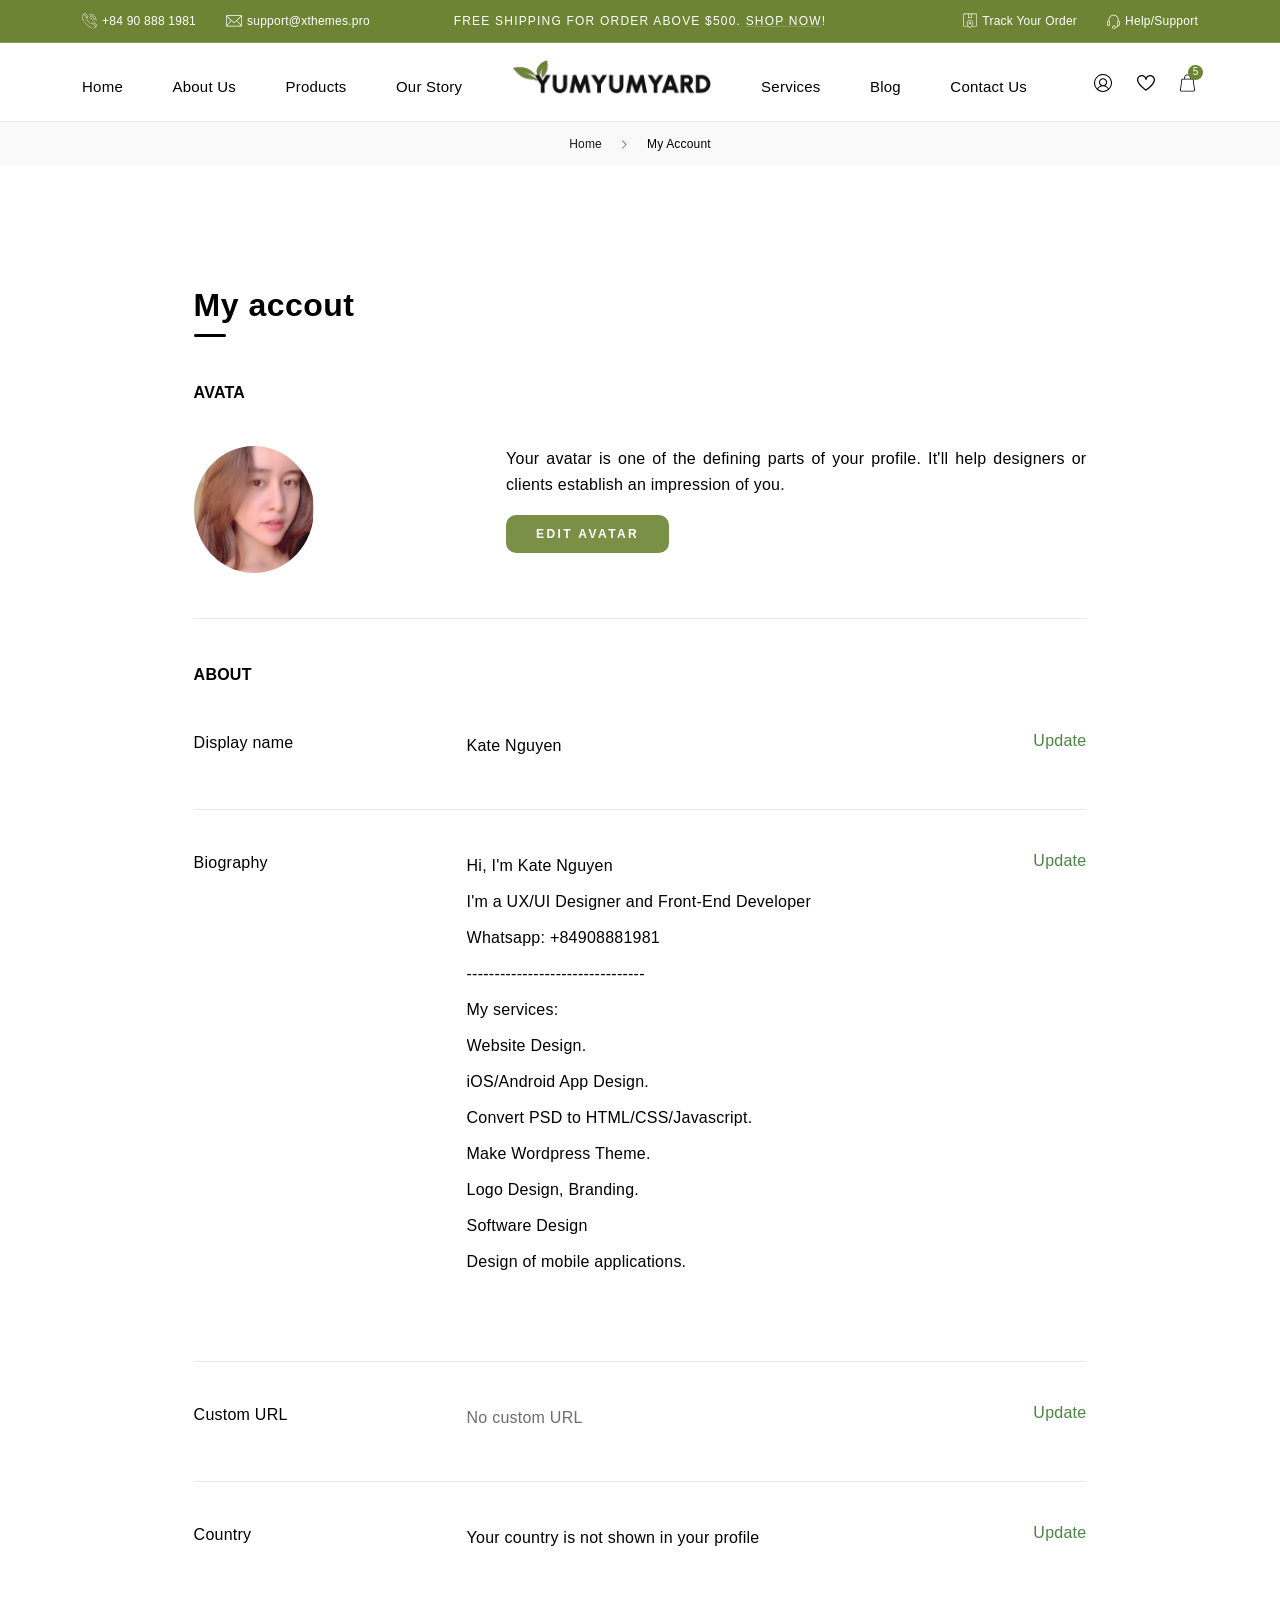
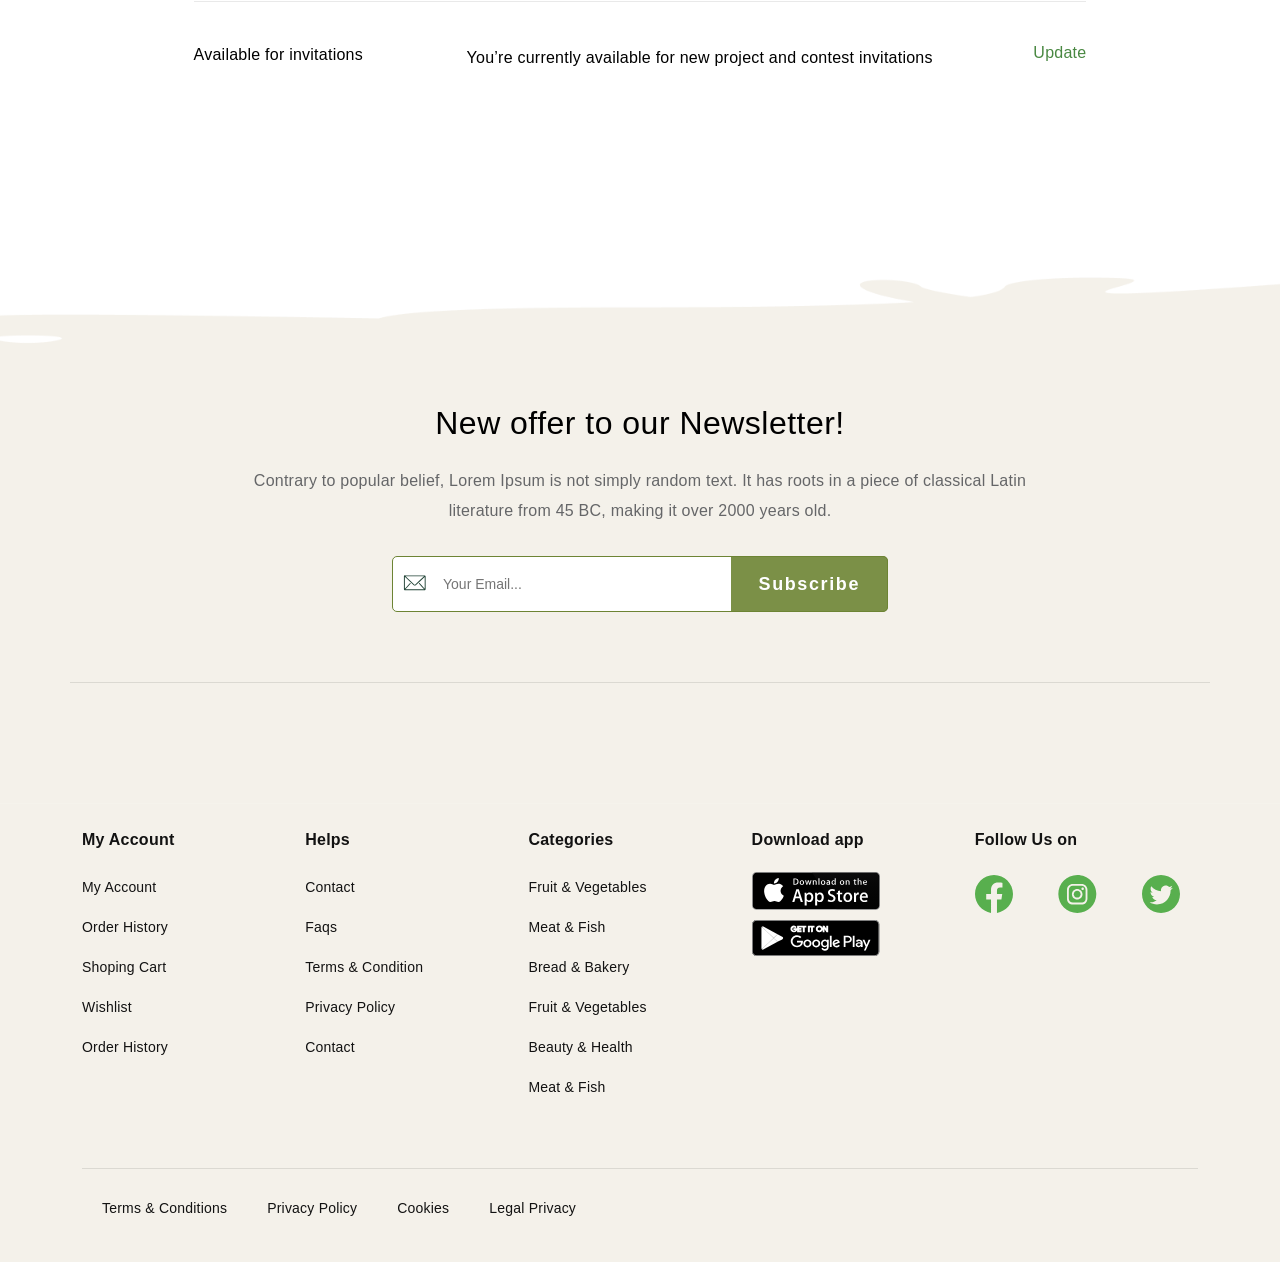
<file: accout-page.html>
<!DOCTYPE html>
<html lang="en">
  <head>
    <meta charset="UTF-8" />
    <meta name="viewport" content="width=device-width, initial-scale=1.0" />
    <link rel="stylesheet" href="./bootstrap/css/bootstrap.min.css" />
    <link
      rel="stylesheet"
      href="https://cdn.jsdelivr.net/npm/swiper@10/swiper-bundle.min.css"
    />
    <link rel="stylesheet" href="assets/wow/animate.css" />
    <link rel="stylesheet" href="./css/main.css" />
    <script src="./bootstrap/js/bootstrap.min.js"></script>
    <title>YumYumYard</title>
  </head>
  <body>

    <!-- START HEADER-->
    <header id="fhm-header" class="header">
      <div class="header-topbar">
        <div class="container">
          <div class="header-topbar-content row align-items-center">
            <div class="col-xl-4">
              <div
                class="header-topbar-info d-xl-flex justify-content-start align-items-center"
              >
                <div
                  class="header-topbar-info-item d-flex justify-content-between align-items-center"
                >
                  <div class="header-topbar-info-icon">
                    <svg
                      width="15"
                      height="16"
                      viewBox="0 0 15 16"
                      fill="none"
                      xmlns="http://www.w3.org/2000/svg"
                    >
                      <path
                        d="M11.561 15.3674C10.4542 15.3509 9.5457 15.0371 8.67021 14.62C7.17113 13.9055 5.85789 12.9227 4.64789 11.7911C3.25205 10.4903 2.02966 9.04488 1.09635 7.36822C0.621437 6.51751 0.237375 5.62962 0.0721874 4.66327C-0.0269252 4.08925 -0.0517034 3.50696 0.179559 2.95771C0.282802 2.71406 0.427341 2.47867 0.609047 2.2887C1.117 1.74771 1.65386 1.2315 2.18246 0.707028C2.62847 0.265151 3.24379 0.261021 3.6898 0.702898C4.42488 1.42972 5.15171 2.16068 5.87854 2.89164C6.31215 3.32938 6.31215 3.94058 5.88267 4.38658C5.67205 4.60546 5.46557 4.83259 5.2343 5.03082C4.89567 5.31576 4.84611 5.66679 4.93697 6.06737C5.06086 6.60423 5.30451 7.08327 5.61423 7.53341C6.36584 8.62778 7.29915 9.52392 8.48437 10.1351C8.83953 10.3168 9.2112 10.4572 9.61591 10.4738C9.87195 10.4861 10.0867 10.4118 10.2684 10.2177C10.4955 9.96993 10.7392 9.73867 10.9787 9.50327C11.4247 9.0614 12.04 9.05727 12.4819 9.49501C13.2129 10.2218 13.9438 10.9528 14.6706 11.6838C15.1125 12.1256 15.1084 12.7451 14.6665 13.1911C14.1544 13.7073 13.6424 14.2235 13.122 14.7315C12.6554 15.1857 12.0896 15.384 11.561 15.3674ZM4.76352 4.88628C3.73522 3.85798 2.71106 2.83382 1.68277 1.80553C1.43912 2.04918 1.18307 2.30935 0.922904 2.56952C0.720549 2.77187 0.584269 3.0114 0.514064 3.28809C0.386044 3.78365 0.431471 4.28334 0.534713 4.77478C0.724679 5.67092 1.09222 6.50099 1.55475 7.28563C3.17359 10.0401 5.36232 12.2289 8.12509 13.8353C9.04601 14.3722 10.0206 14.7934 11.0985 14.9132C11.5982 14.9669 12.1102 14.9627 12.5273 14.653C12.9114 14.3681 13.2418 14.0046 13.5804 13.6867C12.5356 12.6418 11.5156 11.6218 10.4914 10.5976C10.1156 10.928 9.72741 10.9528 9.33096 10.8702C9.0171 10.8 8.69912 10.7133 8.40591 10.577C7.2785 10.0525 6.37823 9.23897 5.61011 8.27675C5.14758 7.6986 4.75526 7.07088 4.55703 6.34819C4.42075 5.81959 4.37533 5.30338 4.76352 4.88628ZM5.12693 4.54351C5.2756 4.39071 5.43253 4.23378 5.5812 4.07686C5.82898 3.81256 5.82898 3.46566 5.57294 3.20549C5.38297 3.0114 5.18888 2.8173 4.99478 2.62321C4.45379 2.08222 3.91693 1.54123 3.37594 1.00437C3.13642 0.764843 2.80191 0.731806 2.56652 0.938291C2.37656 1.10348 2.2155 1.29757 2.05031 1.47102C3.06621 2.4828 4.08625 3.50283 5.12693 4.54351ZM13.9232 13.3398C14.0636 13.1952 14.204 13.0465 14.3485 12.8979C14.6376 12.6005 14.6376 12.2619 14.3485 11.9687C14.0553 11.6714 13.758 11.3782 13.4607 11.0808C13.0353 10.6555 12.6099 10.226 12.1804 9.80061C11.9368 9.56109 11.5982 9.52805 11.3545 9.73867C11.1687 9.89972 11.0076 10.0897 10.8466 10.259C11.8625 11.279 12.8825 12.2991 13.9232 13.3398Z"
                        fill="white"
                      />
                      <path
                        d="M7.7121 1.44625C7.7121 1.30171 7.7121 1.16956 7.7121 1.04154C11.3256 0.946552 14.4352 4.13468 14.3279 7.66143C14.1998 7.66143 14.076 7.66143 13.9273 7.66143C13.8942 5.96413 13.3037 4.4857 12.0978 3.27983C10.8961 2.07396 9.42592 1.48341 7.7121 1.44625Z"
                        fill="white"
                      />
                      <path
                        d="M12.5521 7.6573C12.4199 7.6573 12.2878 7.6573 12.1474 7.6573C12.1226 6.43491 11.6973 5.38184 10.8341 4.52287C9.97517 3.66802 8.92623 3.24679 7.7121 3.21788C7.7121 3.07747 7.7121 2.94532 7.7121 2.81317C10.3055 2.72645 12.643 5.03908 12.5521 7.6573Z"
                        fill="white"
                      />
                      <path
                        d="M10.7846 7.84727C10.6524 7.84727 10.5203 7.84727 10.3757 7.84727C10.351 7.12044 10.1032 6.4886 9.59111 5.97239C9.0749 5.45617 8.44718 5.20013 7.7121 5.18361C7.7121 5.03907 7.7121 4.90692 7.7121 4.77477C9.24834 4.69631 10.8383 6.08802 10.7846 7.84727Z"
                        fill="white"
                      />
                    </svg>
                  </div>
                  <a href="tel:+84 90 888 1981" title="Phone"
                    >+84 90 888 1981</a
                  >
                </div>
                <div
                  class="header-topbar-info-item d-flex justify-content-between align-items-center"
                >
                  <div class="header-topbar-info-icon">
                    <svg
                      width="16"
                      height="12"
                      viewBox="0 0 16 12"
                      fill="none"
                      xmlns="http://www.w3.org/2000/svg"
                    >
                      <path
                        d="M8.00626 0.353119C10.3563 0.353119 12.71 0.353119 15.06 0.353119C15.3265 0.353119 15.5744 0.390128 15.7705 0.593672C15.9556 0.782413 16 1.01926 16 1.27462C16 3.64314 16 6.01535 16 8.38387C16 9.07962 16 9.77537 16 10.4711C16 11.0929 15.6928 11.3963 15.0674 11.3963C10.4007 11.3963 5.73767 11.3963 1.07095 11.3963C1.01544 11.3963 0.959926 11.3963 0.904414 11.3963C0.315986 11.3889 0.00511818 11.0781 0.00511818 10.4896C0.00511818 7.91016 0.00511818 5.3307 0.00511818 2.75124C0.00511818 2.27014 0.0199215 1.78903 0.00141743 1.31163C-0.0244882 0.730601 0.304883 0.338316 0.974729 0.345717C3.31734 0.360521 5.66365 0.353119 8.00626 0.353119ZM15.3079 1.49297C15.208 1.58549 15.1303 1.6521 15.0563 1.72242C13.0209 3.63943 10.9891 5.55275 8.95367 7.46977C8.33563 8.05079 7.67319 8.05079 7.05885 7.46977C4.9901 5.53055 2.92505 3.58392 0.856303 1.641C0.808193 1.59659 0.760083 1.55588 0.70087 1.50777C0.70087 4.3981 0.70087 7.26622 0.70087 10.164C0.756382 10.1084 0.789689 10.0714 0.822996 10.0344C1.65938 9.10552 2.49576 8.17662 3.33214 7.25142C3.68002 6.86654 4.02419 6.48165 4.37207 6.10047C4.5016 5.95614 4.67554 5.92653 4.81987 6.01535C4.9679 6.10417 5.00861 6.2411 4.9679 6.39653C4.94569 6.47425 4.88648 6.54827 4.83097 6.61118C3.65781 7.91386 2.48096 9.21655 1.3078 10.5192C1.25969 10.571 1.21528 10.6266 1.15607 10.6969C5.73396 10.6969 10.2786 10.6969 14.8602 10.6969C14.7824 10.6118 14.7269 10.5451 14.6714 10.4859C13.502 9.18694 12.3288 7.89166 11.1593 6.59268C10.9891 6.40394 10.9817 6.19299 11.1371 6.05606C11.2926 5.91913 11.4961 5.94874 11.6701 6.14118C12.6064 7.1774 13.539 8.21733 14.4753 9.25356C14.7454 9.55332 15.0156 9.84938 15.3117 10.1751C15.3079 7.26252 15.3079 4.3981 15.3079 1.49297ZM1.26339 1.03777C1.25229 1.04887 1.24489 1.06367 1.23379 1.07478C1.2819 1.11178 1.33001 1.14509 1.37072 1.1821C2.6808 2.41447 3.98719 3.64684 5.29727 4.8755C6.06334 5.59716 6.8294 6.31882 7.59917 7.03677C7.85083 7.27362 8.15059 7.26622 8.40965 7.04047C8.46516 6.99236 8.52067 6.94055 8.57248 6.88874C10.5894 4.99023 12.6064 3.09171 14.6233 1.1932C14.6714 1.14879 14.7306 1.11919 14.7861 1.08588C14.7713 1.06737 14.7602 1.05257 14.7454 1.03407C10.2489 1.03777 5.75617 1.03777 1.26339 1.03777Z"
                        fill="white"
                      />
                    </svg>
                  </div>
                  <a href="mailto:support@xthemes.pro" title="Mail"
                    >support@xthemes.pro</a
                  >
                </div>
              </div>
            </div>
            <div class="col-xl-4">
              <div class="header-topbar-notice">
                <div class="swiper header-topbar-slider">
                  <div class="swiper-wrapper">
                    <div class="swiper-slide header-topbar-slide">
                      <p>
                        Free Shipping for order above $500.
                        <a href="#" title="shop now">Shop now</a>!
                      </p>
                    </div>
                    <div class="swiper-slide header-topbar-slide">
                      <p>
                        Free Shipping for order above $500.
                        <a href="#" title="shop now">Shop now</a>!
                      </p>
                    </div>
                    <div class="swiper-slide header-topbar-slide">
                      <p>
                        Free Shipping for order above $500.
                        <a href="#" title="shop now">Shop now</a>!
                      </p>
                    </div>
                  </div>
                </div>
              </div>
            </div>
            <div class="col-xl-4">
              <div
                class="header-topbar-info d-xl-flex justify-content-end align-items-center"
              >
                <div
                  class="header-topbar-info-item d-flex justify-content-between align-items-center"
                >
                  <div class="header-topbar-info-icon">
                    <svg
                      width="14"
                      height="16"
                      viewBox="0 0 14 16"
                      fill="none"
                      xmlns="http://www.w3.org/2000/svg"
                    >
                      <path
                        d="M6.99963 0.614284C8.96779 0.614284 10.936 0.614284 12.9041 0.614284C13.5947 0.614284 13.9992 1.01583 13.9992 1.70636C13.9992 4.57191 13.9992 7.43442 13.9992 10.3C13.9992 10.9844 14.0023 11.6658 13.9962 12.3503C13.9962 12.4902 13.9871 12.6362 13.9506 12.7701C13.838 13.2142 13.4791 13.488 13.0197 13.488C11.6904 13.488 10.358 13.491 9.02863 13.4849C8.89783 13.4849 8.81569 13.5275 8.73356 13.6218C8.28639 14.142 7.79663 14.6135 7.23994 15.0181C7.03005 15.1702 6.95095 15.1672 6.74106 15.009C6.18437 14.5922 5.67332 14.1268 5.22919 13.5884C5.16531 13.5093 5.09534 13.4849 4.99496 13.4849C3.68386 13.488 2.37276 13.4728 1.06471 13.4941C0.526277 13.5032 -0.00302894 13.1169 1.30493e-05 12.4324C0.00913901 9.25049 0.00609716 6.06553 0.00609716 2.88361C0.00609716 2.47294 0.00305518 2.06227 0.00609716 1.65464C0.0121811 1.01279 0.407639 0.614284 1.0495 0.614284C3.03287 0.611242 5.01625 0.611242 6.99963 0.614284C6.99963 0.611242 6.99963 0.611242 6.99963 0.614284ZM5.00104 1.23789C4.95237 1.23181 4.92499 1.22877 4.89457 1.22877C3.60477 1.22877 2.31497 1.22877 1.02212 1.22877C0.748342 1.22877 0.620579 1.3687 0.620579 1.64856C0.620579 5.24723 0.620579 8.8459 0.620579 12.4446C0.620579 12.7518 0.748342 12.8796 1.05254 12.8796C2.20545 12.8796 3.36141 12.8796 4.51432 12.8796C4.56299 12.8796 4.60862 12.8735 4.64209 12.8735C4.45652 12.4993 4.25271 12.1434 4.10061 11.7693C3.79033 11.0057 3.68082 10.2178 3.89072 9.40259C4.28922 7.86638 5.82542 6.78343 7.51372 7.04809C9.27199 7.32491 10.4736 9.01321 10.1755 10.811C10.0599 11.5137 9.78 12.1495 9.39975 12.7457C9.37542 12.7822 9.36021 12.8218 9.32979 12.8796C9.39975 12.8796 9.44843 12.8796 9.4971 12.8796C10.6409 12.8796 11.7847 12.8796 12.9285 12.8796C13.2631 12.8796 13.3817 12.764 13.3817 12.4233C13.3817 8.83982 13.3817 5.25636 13.3817 1.6729C13.3817 1.33524 13.2783 1.22877 12.9406 1.22877C11.6843 1.22877 10.431 1.22877 9.17465 1.22877C9.11989 1.22877 9.06514 1.22877 8.99821 1.22877C8.99821 1.3109 8.99821 1.37174 8.99821 1.42954C8.99821 2.60983 8.99821 3.78708 8.99821 4.96737C8.99821 5.31416 8.7731 5.448 8.46282 5.28374C8.01565 5.0495 7.56544 4.81527 7.12131 4.57799C7.03613 4.53236 6.97225 4.52932 6.88403 4.57495C6.44294 4.81223 5.99881 5.04038 5.55468 5.27157C5.21702 5.448 5.00104 5.32024 5.00104 4.93999C5.00104 3.76578 5.00104 2.59158 5.00104 1.41737C5.00104 1.35957 5.00104 1.30177 5.00104 1.23789ZM6.99963 14.4371C7.11522 14.3428 7.22473 14.2546 7.3312 14.1633C8.1282 13.4697 8.81265 12.6849 9.25678 11.7145C9.52752 11.1183 9.66441 10.4916 9.57011 9.84367C9.35108 8.32572 7.89093 7.33708 6.40035 7.69299C5.08622 8.00631 4.22533 9.23528 4.43523 10.662C4.53257 11.313 4.7881 11.897 5.14097 12.4446C5.63986 13.2172 6.27868 13.8591 6.99963 14.4371ZM8.36548 1.24702C7.44984 1.24702 6.54333 1.24702 5.63377 1.24702C5.63377 2.34518 5.63377 3.43116 5.63377 4.53845C6.02619 4.33159 6.4034 4.13995 6.77756 3.93918C6.92966 3.85704 7.06655 3.85704 7.22169 3.94222C7.51676 4.10649 7.82096 4.25858 8.11908 4.41373C8.19817 4.45327 8.27726 4.49282 8.36548 4.53845C8.36548 3.42812 8.36548 2.34213 8.36548 1.24702Z"
                        fill="white"
                      />
                      <path
                        d="M5.77978 10.2209C5.78586 9.5121 6.32429 8.98887 7.0422 8.99496C7.68406 9.00104 8.2377 9.57902 8.22553 10.233C8.21337 10.9084 7.66581 11.4529 7.00265 11.4468C6.31212 11.4346 5.77369 10.8932 5.77978 10.2209ZM7.60801 10.1965C7.60497 9.87105 7.33727 9.60031 7.01178 9.59727C6.65891 9.59423 6.38513 9.86497 6.38513 10.2148C6.38513 10.5585 6.65891 10.8323 6.99961 10.8293C7.34944 10.8323 7.61105 10.5555 7.60801 10.1965Z"
                        fill="white"
                      />
                    </svg>
                  </div>
                  <a href="#" title="Track Your Order">Track Your Order</a>
                </div>
                <div
                  class="header-topbar-info-item d-flex justify-content-between align-items-center"
                >
                  <div class="header-topbar-info-icon">
                    <svg
                      width="13"
                      height="15"
                      viewBox="0 0 13 15"
                      fill="none"
                      xmlns="http://www.w3.org/2000/svg"
                    >
                      <path
                        d="M6.74635 14.9596C6.44694 14.8971 6.16093 14.8032 5.91068 14.6155C5.29844 14.1597 5.04819 13.3821 5.29397 12.6716C5.54423 11.9521 6.2235 11.4829 6.99661 11.5008C7.7295 11.5186 8.39089 12.0325 8.60092 12.752C8.61433 12.7923 8.62327 12.8325 8.63668 12.8727C9.29807 13.0068 10.4957 12.4079 10.889 11.7331C10.7683 11.7331 10.6611 11.7331 10.5538 11.7331C10.308 11.7287 10.1829 11.6035 10.1829 11.3533C10.1829 9.94112 10.1829 8.52897 10.1829 7.11681C10.1829 7.02743 10.2008 6.93359 10.2321 6.84868C10.2812 6.71908 10.3795 6.64311 10.5315 6.64758C10.6432 6.65205 10.7504 6.64758 10.8532 6.64758C10.8666 6.62524 10.8756 6.62077 10.8756 6.61183C10.9292 5.56165 10.8711 4.52934 10.2902 3.60876C9.36957 2.14298 8.04232 1.40562 6.3084 1.5084C4.23932 1.62906 2.59479 3.17528 2.32666 5.21755C2.26409 5.68231 2.28644 6.15601 2.26856 6.64758C2.39816 6.64758 2.50094 6.64758 2.60372 6.64758C2.81823 6.64758 2.94336 6.7593 2.97464 6.97381C2.98358 7.03637 2.98358 7.1034 2.98358 7.16597C2.98358 8.55578 2.98358 9.94559 2.98358 11.3309C2.98358 11.6125 2.86739 11.7287 2.59032 11.7287C2.16131 11.7287 1.7323 11.7421 1.30329 11.7197C0.601678 11.6884 0.0296654 11.1254 0.01179 10.4282C-0.00608542 9.61937 -0.00161657 8.81497 0.01179 8.00611C0.0251966 7.32685 0.597209 6.61183 1.43735 6.64758C1.47757 6.64758 1.51779 6.64758 1.58483 6.64758C1.58483 6.58055 1.58483 6.52245 1.58483 6.46436C1.58929 5.92363 1.55801 5.38289 1.6742 4.8511C2.04065 3.12165 3.0238 1.87038 4.65046 1.18217C7.37646 0.0292081 10.4466 1.46371 11.3537 4.27462C11.5325 4.82429 11.5951 5.39183 11.5906 5.96385C11.5906 6.18282 11.5906 6.40626 11.5906 6.63864C11.8721 6.64311 12.1179 6.72355 12.3279 6.89784C12.7301 7.22406 12.9625 7.65307 12.9804 8.16252C13.0072 8.94904 13.0027 9.74003 12.9893 10.531C12.9804 11.1254 12.6095 11.5544 12.0196 11.6527C11.814 11.6884 11.7023 11.7778 11.5951 11.9432C11.0588 12.7833 10.2991 13.3062 9.32488 13.5028C9.10591 13.5475 8.87799 13.5609 8.64115 13.5877C8.53836 14.1284 8.22554 14.5262 7.72503 14.763C7.54181 14.8524 7.33624 14.8926 7.13961 14.9552C7.00555 14.9596 6.87595 14.9596 6.74635 14.9596ZM2.28197 7.34472C2.00937 7.34472 1.75017 7.34472 1.49098 7.34472C1.01281 7.34472 0.7134 7.6352 0.708931 8.11336C0.704462 8.85966 0.704462 9.60596 0.708931 10.3523C0.708931 10.7276 0.999407 11.0181 1.37479 11.0271C1.64739 11.0315 1.91999 11.0271 2.19259 11.0271C2.22387 11.0271 2.25515 11.0181 2.28197 11.0136C2.28197 9.79365 2.28197 8.57812 2.28197 7.34472ZM10.8934 11.0271C11.1258 11.0271 11.3537 11.0271 11.5772 11.0271C11.6353 11.0271 11.6978 11.0271 11.7559 11.0181C12.0956 10.969 12.2833 10.7947 12.2877 10.5042C12.2922 9.74896 12.2922 8.99373 12.2877 8.23402C12.2833 7.97036 12.1849 7.72457 12.0017 7.53241C11.9168 7.4475 11.8006 7.3626 11.6889 7.34919C11.4297 7.32238 11.166 7.34025 10.8979 7.34025C10.8934 8.57812 10.8934 9.79812 10.8934 11.0271ZM7.97082 13.2525C7.96635 12.6448 7.52393 12.189 6.93404 12.189C6.3665 12.189 5.89727 12.6582 5.90174 13.2168C5.91068 13.7843 6.40225 14.267 6.96533 14.258C7.51946 14.2491 7.97082 13.7977 7.97082 13.2525Z"
                        fill="white"
                      />
                    </svg>
                  </div>
                  <a href="#" title="Help/Support">Help/Support</a>
                </div>
              </div>
            </div>
          </div>
        </div>
      </div>
      <div class="header-wrapper">
        <div class="container">
          <div class="header-container">
            <nav class="header-nav">
              <ul class="header-nav-list">
                <li class="header-nav-item">
                  <a href="homepage.html" class="header-nav-link" title="Home"
                    >Home</a
                  >
                  <div class="mega-menu mega-menu1 position-absolute">
                    <div class="mega-menu-list d-flex">
                      <div class="mega-menu-col">
                        <div class="mega-menu-title">Category</div>
                        <ul class="mega-menu-list">
                          <li>
                            <a href="#" class="mega-menu-list-item"
                              >Home Accessories</a
                            >
                          </li>
                          <li>
                            <a href="#" class="mega-menu-list-item"
                              >Best sellers</a
                            >
                          </li>
                          <li>
                            <a href="#" class="mega-menu-list-item"
                              >As-is online</a
                            >
                          </li>
                          <li>
                            <a href="#" class="mega-menu-list-item"
                              >Limited collections</a
                            >
                          </li>
                          <li>
                            <a href="#" class="mega-menu-list-item"
                              >Last chance</a
                            >
                          </li>
                          <li>
                            <a href="#" class="mega-menu-list-item"
                              >Home Accessories</a
                            >
                          </li>
                          <li>
                            <a href="#" class="mega-menu-list-item"
                              >Best sellers</a
                            >
                          </li>
                          <li>
                            <a href="#" class="mega-menu-list-item"
                              >As-is online</a
                            >
                          </li>
                        </ul>
                      </div>

                      <div class="mega-menu-col">
                        <div class="mega-menu-title">Collections</div>
                        <ul class="mega-menu-list">
                          <li>
                            <div class="mega-menu-list-item">
                              <div class="item-img">
                                <img
                                  src="./assets/images/mega-menu-item1.png"
                                  alt=""
                                />
                              </div>
                              <div class="item-info">
                                <a href=""
                                  >Plant Protein
                                  <svg
                                    xmlns="http://www.w3.org/2000/svg"
                                    width="16"
                                    height="8"
                                    viewBox="0 0 16 8"
                                    fill="none"
                                  >
                                    <g clip-path="url(#clip0_78_6789)">
                                      <path
                                        d="M11.937 8.00009C11.6858 7.88909 11.5797 7.75876 11.6323 7.56763C11.6617 7.46068 11.7406 7.35686 11.8217 7.27548C12.547 6.54713 13.2775 5.82408 14.0069 5.09978C14.2426 4.86594 14.4797 4.63334 14.7546 4.36208H14.5238C9.936 4.36208 5.34847 4.36208 0.760624 4.36208C0.641004 4.36208 0.52107 4.36582 0.40145 4.36114C0.16127 4.35116 -0.000624474 4.20057 1.81067e-06 3.99416C0.000628095 3.79461 0.155007 3.64745 0.387672 3.62812C0.43934 3.62375 0.491635 3.62656 0.54393 3.62656C5.19941 3.62656 9.8549 3.62656 14.5101 3.62656H14.7387C14.672 3.55609 14.6319 3.51119 14.5893 3.4691C13.6546 2.53902 12.7198 1.60925 11.7851 0.678859C11.6004 0.495213 11.5703 0.305954 11.6962 0.142574C11.8183 -0.0158168 12.0328 -0.0469962 12.1934 0.0730444C12.2432 0.110148 12.289 0.153175 12.3331 0.196826C13.4936 1.3489 14.6541 2.50098 15.8124 3.65524C15.8848 3.72727 15.938 3.818 16 3.9V4.08645C15.9264 4.17937 15.8616 4.2807 15.7783 4.36395C14.6422 5.49701 13.5046 6.62819 12.3635 7.75626C12.2667 7.85167 12.1424 7.91933 12.0309 7.99977H11.9373L11.937 8.00009Z"
                                        fill="black"
                                      />
                                    </g>
                                    <defs>
                                      <clipPath id="clip0_78_6789">
                                        <rect
                                          width="16"
                                          height="8"
                                          fill="white"
                                        />
                                      </clipPath>
                                    </defs>
                                  </svg>
                                </a>
                                <p>100% healthy & Fresh food.</p>
                              </div>
                            </div>
                          </li>
                          <li>
                            <div class="mega-menu-list-item">
                              <div class="item-img">
                                <img
                                  src="./assets/images/mega-menu-item2.png"
                                  alt=""
                                />
                              </div>
                              <div class="item-info">
                                <a href=""
                                  >Strawberry + Peach
                                  <svg
                                    xmlns="http://www.w3.org/2000/svg"
                                    width="16"
                                    height="8"
                                    viewBox="0 0 16 8"
                                    fill="none"
                                  >
                                    <g clip-path="url(#clip0_78_6789)">
                                      <path
                                        d="M11.937 8.00009C11.6858 7.88909 11.5797 7.75876 11.6323 7.56763C11.6617 7.46068 11.7406 7.35686 11.8217 7.27548C12.547 6.54713 13.2775 5.82408 14.0069 5.09978C14.2426 4.86594 14.4797 4.63334 14.7546 4.36208H14.5238C9.936 4.36208 5.34847 4.36208 0.760624 4.36208C0.641004 4.36208 0.52107 4.36582 0.40145 4.36114C0.16127 4.35116 -0.000624474 4.20057 1.81067e-06 3.99416C0.000628095 3.79461 0.155007 3.64745 0.387672 3.62812C0.43934 3.62375 0.491635 3.62656 0.54393 3.62656C5.19941 3.62656 9.8549 3.62656 14.5101 3.62656H14.7387C14.672 3.55609 14.6319 3.51119 14.5893 3.4691C13.6546 2.53902 12.7198 1.60925 11.7851 0.678859C11.6004 0.495213 11.5703 0.305954 11.6962 0.142574C11.8183 -0.0158168 12.0328 -0.0469962 12.1934 0.0730444C12.2432 0.110148 12.289 0.153175 12.3331 0.196826C13.4936 1.3489 14.6541 2.50098 15.8124 3.65524C15.8848 3.72727 15.938 3.818 16 3.9V4.08645C15.9264 4.17937 15.8616 4.2807 15.7783 4.36395C14.6422 5.49701 13.5046 6.62819 12.3635 7.75626C12.2667 7.85167 12.1424 7.91933 12.0309 7.99977H11.9373L11.937 8.00009Z"
                                        fill="black"
                                      />
                                    </g>
                                    <defs>
                                      <clipPath id="clip0_78_6789">
                                        <rect
                                          width="16"
                                          height="8"
                                          fill="white"
                                        />
                                      </clipPath>
                                    </defs>
                                  </svg>
                                </a>
                                <p>100% Fresh food.</p>
                              </div>
                            </div>
                          </li>
                          <li>
                            <div class="mega-menu-list-item">
                              <div class="item-img">
                                <img
                                  src="./assets/images/mega-menu-item3.png"
                                  alt=""
                                />
                              </div>
                              <div class="item-info">
                                <a href=""
                                  >Fruits and Vegetable
                                  <svg
                                    xmlns="http://www.w3.org/2000/svg"
                                    width="16"
                                    height="8"
                                    viewBox="0 0 16 8"
                                    fill="none"
                                  >
                                    <g clip-path="url(#clip0_78_6789)">
                                      <path
                                        d="M11.937 8.00009C11.6858 7.88909 11.5797 7.75876 11.6323 7.56763C11.6617 7.46068 11.7406 7.35686 11.8217 7.27548C12.547 6.54713 13.2775 5.82408 14.0069 5.09978C14.2426 4.86594 14.4797 4.63334 14.7546 4.36208H14.5238C9.936 4.36208 5.34847 4.36208 0.760624 4.36208C0.641004 4.36208 0.52107 4.36582 0.40145 4.36114C0.16127 4.35116 -0.000624474 4.20057 1.81067e-06 3.99416C0.000628095 3.79461 0.155007 3.64745 0.387672 3.62812C0.43934 3.62375 0.491635 3.62656 0.54393 3.62656C5.19941 3.62656 9.8549 3.62656 14.5101 3.62656H14.7387C14.672 3.55609 14.6319 3.51119 14.5893 3.4691C13.6546 2.53902 12.7198 1.60925 11.7851 0.678859C11.6004 0.495213 11.5703 0.305954 11.6962 0.142574C11.8183 -0.0158168 12.0328 -0.0469962 12.1934 0.0730444C12.2432 0.110148 12.289 0.153175 12.3331 0.196826C13.4936 1.3489 14.6541 2.50098 15.8124 3.65524C15.8848 3.72727 15.938 3.818 16 3.9V4.08645C15.9264 4.17937 15.8616 4.2807 15.7783 4.36395C14.6422 5.49701 13.5046 6.62819 12.3635 7.75626C12.2667 7.85167 12.1424 7.91933 12.0309 7.99977H11.9373L11.937 8.00009Z"
                                        fill="black"
                                      />
                                    </g>
                                    <defs>
                                      <clipPath id="clip0_78_6789">
                                        <rect
                                          width="16"
                                          height="8"
                                          fill="white"
                                        />
                                      </clipPath>
                                    </defs>
                                  </svg>
                                </a>
                                <p>100% Fresh food.</p>
                              </div>
                            </div>
                          </li>
                          <li>
                            <div class="mega-menu-list-item">
                              <div class="item-img">
                                <img
                                  src="./assets/images/mega-menu-item4.png"
                                  alt=""
                                />
                              </div>
                              <div class="item-info">
                                <a href=""
                                  >Harvest Bowels
                                  <svg
                                    xmlns="http://www.w3.org/2000/svg"
                                    width="16"
                                    height="8"
                                    viewBox="0 0 16 8"
                                    fill="none"
                                  >
                                    <g clip-path="url(#clip0_78_6789)">
                                      <path
                                        d="M11.937 8.00009C11.6858 7.88909 11.5797 7.75876 11.6323 7.56763C11.6617 7.46068 11.7406 7.35686 11.8217 7.27548C12.547 6.54713 13.2775 5.82408 14.0069 5.09978C14.2426 4.86594 14.4797 4.63334 14.7546 4.36208H14.5238C9.936 4.36208 5.34847 4.36208 0.760624 4.36208C0.641004 4.36208 0.52107 4.36582 0.40145 4.36114C0.16127 4.35116 -0.000624474 4.20057 1.81067e-06 3.99416C0.000628095 3.79461 0.155007 3.64745 0.387672 3.62812C0.43934 3.62375 0.491635 3.62656 0.54393 3.62656C5.19941 3.62656 9.8549 3.62656 14.5101 3.62656H14.7387C14.672 3.55609 14.6319 3.51119 14.5893 3.4691C13.6546 2.53902 12.7198 1.60925 11.7851 0.678859C11.6004 0.495213 11.5703 0.305954 11.6962 0.142574C11.8183 -0.0158168 12.0328 -0.0469962 12.1934 0.0730444C12.2432 0.110148 12.289 0.153175 12.3331 0.196826C13.4936 1.3489 14.6541 2.50098 15.8124 3.65524C15.8848 3.72727 15.938 3.818 16 3.9V4.08645C15.9264 4.17937 15.8616 4.2807 15.7783 4.36395C14.6422 5.49701 13.5046 6.62819 12.3635 7.75626C12.2667 7.85167 12.1424 7.91933 12.0309 7.99977H11.9373L11.937 8.00009Z"
                                        fill="black"
                                      />
                                    </g>
                                    <defs>
                                      <clipPath id="clip0_78_6789">
                                        <rect
                                          width="16"
                                          height="8"
                                          fill="white"
                                        />
                                      </clipPath>
                                    </defs>
                                  </svg>
                                </a>
                                <p>100% Fresh food.</p>
                              </div>
                            </div>
                          </li>
                          <li>
                            <div class="mega-menu-list-item">
                              <div class="item-img">
                                <img
                                  src="./assets/images/mega-menu-item5.png"
                                  alt=""
                                />
                              </div>
                              <div class="item-info">
                                <a href=""
                                  >Superfoods
                                  <svg
                                    xmlns="http://www.w3.org/2000/svg"
                                    width="16"
                                    height="8"
                                    viewBox="0 0 16 8"
                                    fill="none"
                                  >
                                    <g clip-path="url(#clip0_78_6789)">
                                      <path
                                        d="M11.937 8.00009C11.6858 7.88909 11.5797 7.75876 11.6323 7.56763C11.6617 7.46068 11.7406 7.35686 11.8217 7.27548C12.547 6.54713 13.2775 5.82408 14.0069 5.09978C14.2426 4.86594 14.4797 4.63334 14.7546 4.36208H14.5238C9.936 4.36208 5.34847 4.36208 0.760624 4.36208C0.641004 4.36208 0.52107 4.36582 0.40145 4.36114C0.16127 4.35116 -0.000624474 4.20057 1.81067e-06 3.99416C0.000628095 3.79461 0.155007 3.64745 0.387672 3.62812C0.43934 3.62375 0.491635 3.62656 0.54393 3.62656C5.19941 3.62656 9.8549 3.62656 14.5101 3.62656H14.7387C14.672 3.55609 14.6319 3.51119 14.5893 3.4691C13.6546 2.53902 12.7198 1.60925 11.7851 0.678859C11.6004 0.495213 11.5703 0.305954 11.6962 0.142574C11.8183 -0.0158168 12.0328 -0.0469962 12.1934 0.0730444C12.2432 0.110148 12.289 0.153175 12.3331 0.196826C13.4936 1.3489 14.6541 2.50098 15.8124 3.65524C15.8848 3.72727 15.938 3.818 16 3.9V4.08645C15.9264 4.17937 15.8616 4.2807 15.7783 4.36395C14.6422 5.49701 13.5046 6.62819 12.3635 7.75626C12.2667 7.85167 12.1424 7.91933 12.0309 7.99977H11.9373L11.937 8.00009Z"
                                        fill="black"
                                      />
                                    </g>
                                    <defs>
                                      <clipPath id="clip0_78_6789">
                                        <rect
                                          width="16"
                                          height="8"
                                          fill="white"
                                        />
                                      </clipPath>
                                    </defs>
                                  </svg>
                                </a>
                                <p>100% healthy & Fresh food.</p>
                              </div>
                            </div>
                          </li>
                          <li>
                            <div class="mega-menu-list-item">
                              <div class="item-img">
                                <img
                                  src="./assets/images/mega-menu-item6.png"
                                  alt=""
                                />
                              </div>
                              <div class="item-info">
                                <a href=""
                                  >Black Bean + Tomatillo
                                  <svg
                                    xmlns="http://www.w3.org/2000/svg"
                                    width="16"
                                    height="8"
                                    viewBox="0 0 16 8"
                                    fill="none"
                                  >
                                    <g clip-path="url(#clip0_78_6789)">
                                      <path
                                        d="M11.937 8.00009C11.6858 7.88909 11.5797 7.75876 11.6323 7.56763C11.6617 7.46068 11.7406 7.35686 11.8217 7.27548C12.547 6.54713 13.2775 5.82408 14.0069 5.09978C14.2426 4.86594 14.4797 4.63334 14.7546 4.36208H14.5238C9.936 4.36208 5.34847 4.36208 0.760624 4.36208C0.641004 4.36208 0.52107 4.36582 0.40145 4.36114C0.16127 4.35116 -0.000624474 4.20057 1.81067e-06 3.99416C0.000628095 3.79461 0.155007 3.64745 0.387672 3.62812C0.43934 3.62375 0.491635 3.62656 0.54393 3.62656C5.19941 3.62656 9.8549 3.62656 14.5101 3.62656H14.7387C14.672 3.55609 14.6319 3.51119 14.5893 3.4691C13.6546 2.53902 12.7198 1.60925 11.7851 0.678859C11.6004 0.495213 11.5703 0.305954 11.6962 0.142574C11.8183 -0.0158168 12.0328 -0.0469962 12.1934 0.0730444C12.2432 0.110148 12.289 0.153175 12.3331 0.196826C13.4936 1.3489 14.6541 2.50098 15.8124 3.65524C15.8848 3.72727 15.938 3.818 16 3.9V4.08645C15.9264 4.17937 15.8616 4.2807 15.7783 4.36395C14.6422 5.49701 13.5046 6.62819 12.3635 7.75626C12.2667 7.85167 12.1424 7.91933 12.0309 7.99977H11.9373L11.937 8.00009Z"
                                        fill="black"
                                      />
                                    </g>
                                    <defs>
                                      <clipPath id="clip0_78_6789">
                                        <rect
                                          width="16"
                                          height="8"
                                          fill="white"
                                        />
                                      </clipPath>
                                    </defs>
                                  </svg>
                                </a>
                                <p>100% healthy & Fresh food.</p>
                              </div>
                            </div>
                          </li>
                        </ul>
                      </div>

                      <div class="mega-menu-col">
                        <div class="mega-menu-image">
                          <img
                            src="assets/images/mega-menu.png"
                            alt="bread shampoo"
                          />
                        </div>
                      </div>
                    </div>
                  </div>
                </li>
                <li class="header-nav-item">
                  <a
                    href="about-us.html"
                    class="header-nav-link"
                    title="About Us"
                    >About Us</a
                  >
                </li>
                <li class="header-nav-item">
                  <a
                    href="product-list.html"
                    class="header-nav-link"
                    title="Products"
                    >Products</a
                  >
                  <div class="mega-menu mega-menu3 position-absolute">
                    <div class="mega-menu-list d-flex">
                      <div class="mega-menu-col">
                        <div class="mega-menu-title">Category</div>
                        <ul class="mega-menu-list">
                          <li>
                            <a href="#" class="mega-menu-list-item"
                              >Home Accessories</a
                            >
                          </li>
                          <li>
                            <a href="#" class="mega-menu-list-item"
                              >Best sellers</a
                            >
                          </li>
                          <li>
                            <a href="#" class="mega-menu-list-item"
                              >As-is online</a
                            >
                          </li>
                          <li>
                            <a href="#" class="mega-menu-list-item"
                              >Limited collections</a
                            >
                          </li>
                          <li>
                            <a href="#" class="mega-menu-list-item"
                              >Last chance</a
                            >
                          </li>
                          <li>
                            <a href="#" class="mega-menu-list-item"
                              >Home Accessories</a
                            >
                          </li>
                          <li>
                            <a href="#" class="mega-menu-list-item"
                              >Best sellers</a
                            >
                          </li>
                          <li>
                            <a href="#" class="mega-menu-list-item"
                              >As-is online</a
                            >
                          </li>
                        </ul>
                      </div>

                      <div class="mega-menu-col">
                        <div class="mega-menu-title">Collections</div>
                        <ul class="mega-menu-list">
                          <li>
                            <div class="mega-menu-list-item">
                              <div class="item-img">
                                <img
                                  src="./assets/images/mega-menu-item1.png"
                                  alt=""
                                />
                              </div>
                              <div class="item-info">
                                <a href=""
                                  >Plant Protein
                                  <svg
                                    xmlns="http://www.w3.org/2000/svg"
                                    width="16"
                                    height="8"
                                    viewBox="0 0 16 8"
                                    fill="none"
                                  >
                                    <g clip-path="url(#clip0_78_6789)">
                                      <path
                                        d="M11.937 8.00009C11.6858 7.88909 11.5797 7.75876 11.6323 7.56763C11.6617 7.46068 11.7406 7.35686 11.8217 7.27548C12.547 6.54713 13.2775 5.82408 14.0069 5.09978C14.2426 4.86594 14.4797 4.63334 14.7546 4.36208H14.5238C9.936 4.36208 5.34847 4.36208 0.760624 4.36208C0.641004 4.36208 0.52107 4.36582 0.40145 4.36114C0.16127 4.35116 -0.000624474 4.20057 1.81067e-06 3.99416C0.000628095 3.79461 0.155007 3.64745 0.387672 3.62812C0.43934 3.62375 0.491635 3.62656 0.54393 3.62656C5.19941 3.62656 9.8549 3.62656 14.5101 3.62656H14.7387C14.672 3.55609 14.6319 3.51119 14.5893 3.4691C13.6546 2.53902 12.7198 1.60925 11.7851 0.678859C11.6004 0.495213 11.5703 0.305954 11.6962 0.142574C11.8183 -0.0158168 12.0328 -0.0469962 12.1934 0.0730444C12.2432 0.110148 12.289 0.153175 12.3331 0.196826C13.4936 1.3489 14.6541 2.50098 15.8124 3.65524C15.8848 3.72727 15.938 3.818 16 3.9V4.08645C15.9264 4.17937 15.8616 4.2807 15.7783 4.36395C14.6422 5.49701 13.5046 6.62819 12.3635 7.75626C12.2667 7.85167 12.1424 7.91933 12.0309 7.99977H11.9373L11.937 8.00009Z"
                                        fill="black"
                                      />
                                    </g>
                                    <defs>
                                      <clipPath id="clip0_78_6789">
                                        <rect
                                          width="16"
                                          height="8"
                                          fill="white"
                                        />
                                      </clipPath>
                                    </defs>
                                  </svg>
                                </a>
                                <p>100% healthy & Fresh food.</p>
                              </div>
                            </div>
                          </li>
                          <li>
                            <div class="mega-menu-list-item">
                              <div class="item-img">
                                <img
                                  src="./assets/images/mega-menu-item2.png"
                                  alt=""
                                />
                              </div>
                              <div class="item-info">
                                <a href=""
                                  >Strawberry + Peach
                                  <svg
                                    xmlns="http://www.w3.org/2000/svg"
                                    width="16"
                                    height="8"
                                    viewBox="0 0 16 8"
                                    fill="none"
                                  >
                                    <g clip-path="url(#clip0_78_6789)">
                                      <path
                                        d="M11.937 8.00009C11.6858 7.88909 11.5797 7.75876 11.6323 7.56763C11.6617 7.46068 11.7406 7.35686 11.8217 7.27548C12.547 6.54713 13.2775 5.82408 14.0069 5.09978C14.2426 4.86594 14.4797 4.63334 14.7546 4.36208H14.5238C9.936 4.36208 5.34847 4.36208 0.760624 4.36208C0.641004 4.36208 0.52107 4.36582 0.40145 4.36114C0.16127 4.35116 -0.000624474 4.20057 1.81067e-06 3.99416C0.000628095 3.79461 0.155007 3.64745 0.387672 3.62812C0.43934 3.62375 0.491635 3.62656 0.54393 3.62656C5.19941 3.62656 9.8549 3.62656 14.5101 3.62656H14.7387C14.672 3.55609 14.6319 3.51119 14.5893 3.4691C13.6546 2.53902 12.7198 1.60925 11.7851 0.678859C11.6004 0.495213 11.5703 0.305954 11.6962 0.142574C11.8183 -0.0158168 12.0328 -0.0469962 12.1934 0.0730444C12.2432 0.110148 12.289 0.153175 12.3331 0.196826C13.4936 1.3489 14.6541 2.50098 15.8124 3.65524C15.8848 3.72727 15.938 3.818 16 3.9V4.08645C15.9264 4.17937 15.8616 4.2807 15.7783 4.36395C14.6422 5.49701 13.5046 6.62819 12.3635 7.75626C12.2667 7.85167 12.1424 7.91933 12.0309 7.99977H11.9373L11.937 8.00009Z"
                                        fill="black"
                                      />
                                    </g>
                                    <defs>
                                      <clipPath id="clip0_78_6789">
                                        <rect
                                          width="16"
                                          height="8"
                                          fill="white"
                                        />
                                      </clipPath>
                                    </defs>
                                  </svg>
                                </a>
                                <p>100% Fresh food.</p>
                              </div>
                            </div>
                          </li>
                          <li>
                            <div class="mega-menu-list-item">
                              <div class="item-img">
                                <img
                                  src="./assets/images/mega-menu-item3.png"
                                  alt=""
                                />
                              </div>
                              <div class="item-info">
                                <a href=""
                                  >Fruits and Vegetable
                                  <svg
                                    xmlns="http://www.w3.org/2000/svg"
                                    width="16"
                                    height="8"
                                    viewBox="0 0 16 8"
                                    fill="none"
                                  >
                                    <g clip-path="url(#clip0_78_6789)">
                                      <path
                                        d="M11.937 8.00009C11.6858 7.88909 11.5797 7.75876 11.6323 7.56763C11.6617 7.46068 11.7406 7.35686 11.8217 7.27548C12.547 6.54713 13.2775 5.82408 14.0069 5.09978C14.2426 4.86594 14.4797 4.63334 14.7546 4.36208H14.5238C9.936 4.36208 5.34847 4.36208 0.760624 4.36208C0.641004 4.36208 0.52107 4.36582 0.40145 4.36114C0.16127 4.35116 -0.000624474 4.20057 1.81067e-06 3.99416C0.000628095 3.79461 0.155007 3.64745 0.387672 3.62812C0.43934 3.62375 0.491635 3.62656 0.54393 3.62656C5.19941 3.62656 9.8549 3.62656 14.5101 3.62656H14.7387C14.672 3.55609 14.6319 3.51119 14.5893 3.4691C13.6546 2.53902 12.7198 1.60925 11.7851 0.678859C11.6004 0.495213 11.5703 0.305954 11.6962 0.142574C11.8183 -0.0158168 12.0328 -0.0469962 12.1934 0.0730444C12.2432 0.110148 12.289 0.153175 12.3331 0.196826C13.4936 1.3489 14.6541 2.50098 15.8124 3.65524C15.8848 3.72727 15.938 3.818 16 3.9V4.08645C15.9264 4.17937 15.8616 4.2807 15.7783 4.36395C14.6422 5.49701 13.5046 6.62819 12.3635 7.75626C12.2667 7.85167 12.1424 7.91933 12.0309 7.99977H11.9373L11.937 8.00009Z"
                                        fill="black"
                                      />
                                    </g>
                                    <defs>
                                      <clipPath id="clip0_78_6789">
                                        <rect
                                          width="16"
                                          height="8"
                                          fill="white"
                                        />
                                      </clipPath>
                                    </defs>
                                  </svg>
                                </a>
                                <p>100% Fresh food.</p>
                              </div>
                            </div>
                          </li>
                          <li>
                            <div class="mega-menu-list-item">
                              <div class="item-img">
                                <img
                                  src="./assets/images/mega-menu-item4.png"
                                  alt=""
                                />
                              </div>
                              <div class="item-info">
                                <a href=""
                                  >Harvest Bowels
                                  <svg
                                    xmlns="http://www.w3.org/2000/svg"
                                    width="16"
                                    height="8"
                                    viewBox="0 0 16 8"
                                    fill="none"
                                  >
                                    <g clip-path="url(#clip0_78_6789)">
                                      <path
                                        d="M11.937 8.00009C11.6858 7.88909 11.5797 7.75876 11.6323 7.56763C11.6617 7.46068 11.7406 7.35686 11.8217 7.27548C12.547 6.54713 13.2775 5.82408 14.0069 5.09978C14.2426 4.86594 14.4797 4.63334 14.7546 4.36208H14.5238C9.936 4.36208 5.34847 4.36208 0.760624 4.36208C0.641004 4.36208 0.52107 4.36582 0.40145 4.36114C0.16127 4.35116 -0.000624474 4.20057 1.81067e-06 3.99416C0.000628095 3.79461 0.155007 3.64745 0.387672 3.62812C0.43934 3.62375 0.491635 3.62656 0.54393 3.62656C5.19941 3.62656 9.8549 3.62656 14.5101 3.62656H14.7387C14.672 3.55609 14.6319 3.51119 14.5893 3.4691C13.6546 2.53902 12.7198 1.60925 11.7851 0.678859C11.6004 0.495213 11.5703 0.305954 11.6962 0.142574C11.8183 -0.0158168 12.0328 -0.0469962 12.1934 0.0730444C12.2432 0.110148 12.289 0.153175 12.3331 0.196826C13.4936 1.3489 14.6541 2.50098 15.8124 3.65524C15.8848 3.72727 15.938 3.818 16 3.9V4.08645C15.9264 4.17937 15.8616 4.2807 15.7783 4.36395C14.6422 5.49701 13.5046 6.62819 12.3635 7.75626C12.2667 7.85167 12.1424 7.91933 12.0309 7.99977H11.9373L11.937 8.00009Z"
                                        fill="black"
                                      />
                                    </g>
                                    <defs>
                                      <clipPath id="clip0_78_6789">
                                        <rect
                                          width="16"
                                          height="8"
                                          fill="white"
                                        />
                                      </clipPath>
                                    </defs>
                                  </svg>
                                </a>
                                <p>100% Fresh food.</p>
                              </div>
                            </div>
                          </li>
                          <li>
                            <div class="mega-menu-list-item">
                              <div class="item-img">
                                <img
                                  src="./assets/images/mega-menu-item5.png"
                                  alt=""
                                />
                              </div>
                              <div class="item-info">
                                <a href=""
                                  >Superfoods
                                  <svg
                                    xmlns="http://www.w3.org/2000/svg"
                                    width="16"
                                    height="8"
                                    viewBox="0 0 16 8"
                                    fill="none"
                                  >
                                    <g clip-path="url(#clip0_78_6789)">
                                      <path
                                        d="M11.937 8.00009C11.6858 7.88909 11.5797 7.75876 11.6323 7.56763C11.6617 7.46068 11.7406 7.35686 11.8217 7.27548C12.547 6.54713 13.2775 5.82408 14.0069 5.09978C14.2426 4.86594 14.4797 4.63334 14.7546 4.36208H14.5238C9.936 4.36208 5.34847 4.36208 0.760624 4.36208C0.641004 4.36208 0.52107 4.36582 0.40145 4.36114C0.16127 4.35116 -0.000624474 4.20057 1.81067e-06 3.99416C0.000628095 3.79461 0.155007 3.64745 0.387672 3.62812C0.43934 3.62375 0.491635 3.62656 0.54393 3.62656C5.19941 3.62656 9.8549 3.62656 14.5101 3.62656H14.7387C14.672 3.55609 14.6319 3.51119 14.5893 3.4691C13.6546 2.53902 12.7198 1.60925 11.7851 0.678859C11.6004 0.495213 11.5703 0.305954 11.6962 0.142574C11.8183 -0.0158168 12.0328 -0.0469962 12.1934 0.0730444C12.2432 0.110148 12.289 0.153175 12.3331 0.196826C13.4936 1.3489 14.6541 2.50098 15.8124 3.65524C15.8848 3.72727 15.938 3.818 16 3.9V4.08645C15.9264 4.17937 15.8616 4.2807 15.7783 4.36395C14.6422 5.49701 13.5046 6.62819 12.3635 7.75626C12.2667 7.85167 12.1424 7.91933 12.0309 7.99977H11.9373L11.937 8.00009Z"
                                        fill="black"
                                      />
                                    </g>
                                    <defs>
                                      <clipPath id="clip0_78_6789">
                                        <rect
                                          width="16"
                                          height="8"
                                          fill="white"
                                        />
                                      </clipPath>
                                    </defs>
                                  </svg>
                                </a>
                                <p>100% healthy & Fresh food.</p>
                              </div>
                            </div>
                          </li>
                          <li>
                            <div class="mega-menu-list-item">
                              <div class="item-img">
                                <img
                                  src="./assets/images/mega-menu-item6.png"
                                  alt=""
                                />
                              </div>
                              <div class="item-info">
                                <a href=""
                                  >Black Bean + Tomatillo
                                  <svg
                                    xmlns="http://www.w3.org/2000/svg"
                                    width="16"
                                    height="8"
                                    viewBox="0 0 16 8"
                                    fill="none"
                                  >
                                    <g clip-path="url(#clip0_78_6789)">
                                      <path
                                        d="M11.937 8.00009C11.6858 7.88909 11.5797 7.75876 11.6323 7.56763C11.6617 7.46068 11.7406 7.35686 11.8217 7.27548C12.547 6.54713 13.2775 5.82408 14.0069 5.09978C14.2426 4.86594 14.4797 4.63334 14.7546 4.36208H14.5238C9.936 4.36208 5.34847 4.36208 0.760624 4.36208C0.641004 4.36208 0.52107 4.36582 0.40145 4.36114C0.16127 4.35116 -0.000624474 4.20057 1.81067e-06 3.99416C0.000628095 3.79461 0.155007 3.64745 0.387672 3.62812C0.43934 3.62375 0.491635 3.62656 0.54393 3.62656C5.19941 3.62656 9.8549 3.62656 14.5101 3.62656H14.7387C14.672 3.55609 14.6319 3.51119 14.5893 3.4691C13.6546 2.53902 12.7198 1.60925 11.7851 0.678859C11.6004 0.495213 11.5703 0.305954 11.6962 0.142574C11.8183 -0.0158168 12.0328 -0.0469962 12.1934 0.0730444C12.2432 0.110148 12.289 0.153175 12.3331 0.196826C13.4936 1.3489 14.6541 2.50098 15.8124 3.65524C15.8848 3.72727 15.938 3.818 16 3.9V4.08645C15.9264 4.17937 15.8616 4.2807 15.7783 4.36395C14.6422 5.49701 13.5046 6.62819 12.3635 7.75626C12.2667 7.85167 12.1424 7.91933 12.0309 7.99977H11.9373L11.937 8.00009Z"
                                        fill="black"
                                      />
                                    </g>
                                    <defs>
                                      <clipPath id="clip0_78_6789">
                                        <rect
                                          width="16"
                                          height="8"
                                          fill="white"
                                        />
                                      </clipPath>
                                    </defs>
                                  </svg>
                                </a>
                                <p>100% healthy & Fresh food.</p>
                              </div>
                            </div>
                          </li>
                        </ul>
                      </div>
                    </div>
                  </div>
                </li>
                <li class="header-nav-item">
                  <a href="" class="header-nav-link" title="Our Story"
                    >Our Story</a
                  >
                </li>
                <li class="header-logo">
                  <a href="homepage.html" title="YumYumYard">
                    <img
                      src="assets/images/logo.png"
                      alt="YumYumYard"
                      title="YumYumYard"
                    />
                  </a>
                </li>
                <li class="header-nav-item">
                  <a href="#" class="header-nav-link" title="Services"
                    >Services</a
                  >
                </li>
                <li class="header-nav-item">
                  <a href="" class="header-nav-link" title="Blog">Blog</a>
                </li>
                <li class="header-nav-item">
                  <a href="" class="header-nav-link" title="Contact Us"
                    >Contact Us</a
                  >
                </li>
              </ul>
            </nav>
            <div class="header-action">
              <div class="header-action-group">
                <div
                  id="menu-mobile-btn"
                  class="d-block d-xl-none d-lg-none header-action-item"
                  type="button"
                  data-bs-toggle="offcanvas"
                  data-bs-target="#menu-mobile"
                  aria-controls="menu-mobile"
                >
                  <img
                    src="assets/images/menu-icon.svg"
                    alt="menu"
                    title="menu"
                  />
                </div>
                <div
                  class="header-action-item header-action-account"
                  data-bs-toggle="modal"
                  data-bs-target="#login"
                  aria-controls="login"
                >
                  <svg
                    xmlns="http://www.w3.org/2000/svg"
                    width="18"
                    height="18"
                    viewBox="0 0 18 18"
                    fill="none"
                  >
                    <path
                      d="M9.67817 17.9537C9.23692 17.9537 8.79568 17.9537 8.35885 17.9537C8.11175 17.9184 7.86466 17.8919 7.62197 17.8522C5.44665 17.4815 3.58902 16.502 2.19028 14.7899C-0.126245 11.9528 -0.629261 8.7714 0.795952 5.40472C2.49915 1.385 6.72184 -0.706493 10.9887 0.215704C14.4083 0.952579 17.1837 3.79418 17.8235 7.21381C17.8897 7.58004 17.9426 7.95069 18 8.31692C18 8.75816 18 9.1994 18 9.63623C17.9647 9.88333 17.9382 10.1304 17.8985 10.3731C17.5235 12.5749 16.4998 14.4061 14.7966 15.8533C13.6935 16.7888 12.4315 17.4198 11.0195 17.7286C10.5783 17.8257 10.1238 17.8786 9.67817 17.9537ZM6.7439 11.6439C4.55975 10.0951 4.4715 7.20499 6.04674 5.51062C7.56903 3.87361 10.1591 3.77653 11.7961 5.31647C12.5727 6.04452 13.0051 6.95348 13.0625 8.01687C13.1419 9.53033 12.5198 10.7261 11.2931 11.6395C12.7713 12.1778 13.9273 13.0956 14.7878 14.384C17.6647 11.3615 17.7529 6.34015 14.4524 3.21615C11.1828 0.118631 5.95408 0.356902 2.98452 3.85154C0.160563 7.1741 0.725353 11.8292 3.25809 14.3796C3.67727 13.7486 4.17587 13.1971 4.76714 12.7338C5.36281 12.266 6.01585 11.9086 6.7439 11.6439ZM4.04791 15.1076C6.86304 17.5212 11.324 17.4374 13.9891 15.0988C12.7757 13.2721 11.0857 12.2837 8.87952 12.3278C6.79244 12.3763 5.19073 13.3647 4.04791 15.1076ZM12.0123 8.26838C12.0123 6.62255 10.6577 5.27234 9.0163 5.27234C7.37929 5.27676 6.0335 6.61813 6.02909 8.25514C6.02026 9.89657 7.37488 11.2556 9.0163 11.26C10.6533 11.2688 12.0123 9.91422 12.0123 8.26838Z"
                      fill="black"
                    />
                  </svg>
                </div>
              </div>
              <div class="header-logo d-flex d-lg-none">
                <a href="homepage.html" title="YumYumYard">
                  <img
                    src="assets/images/logo.png"
                    alt="YumYumYard"
                    title="YumYumYard"
                  />
                </a>
              </div>
              <div class="header-action-group">
                <a href="#" title="wishlist" class="header-action-item">
                  <svg
                    xmlns="http://www.w3.org/2000/svg"
                    width="18"
                    height="16"
                    viewBox="0 0 18 16"
                    fill="none"
                  >
                    <path
                      d="M8.98557 15.9298C6.4323 14.1109 4.04129 12.1298 2.09004 9.67047C1.24465 8.60305 0.523074 7.46304 0.168691 6.12237C-0.578502 3.31719 1.23184 0.494935 4.1096 0.085046C6.08219 -0.196753 7.66624 0.546172 8.82759 2.16865C8.8831 2.2455 8.93006 2.32236 8.99838 2.4291C9.04534 2.36078 9.08377 2.30528 9.11793 2.25404C10.2024 0.56752 12.128 -0.218101 13.9213 0.0893159C15.9665 0.443699 17.4651 1.87831 17.8921 3.83809C18.1526 5.04641 17.922 6.19068 17.4096 7.29226C16.8332 8.53473 16.0177 9.61496 15.1126 10.6311C13.3278 12.6251 11.2869 14.3287 9.10085 15.8615C9.06669 15.8786 9.0368 15.8957 8.98557 15.9298ZM8.37073 4.84146C8.35366 4.68776 8.34085 4.55966 8.32377 4.43584C8.04624 1.86123 5.10016 0.465047 2.91409 1.87404C1.46667 2.80483 0.924423 4.55113 1.55206 6.259C1.95341 7.35203 2.61094 8.29563 3.34533 9.18372C4.64758 10.7635 6.15904 12.1298 7.7559 13.4022C8.16579 13.7267 8.58422 14.0426 8.99838 14.3628C11.0436 12.8343 12.9649 11.2075 14.5917 9.25631C15.2705 8.4408 15.8811 7.57833 16.3081 6.60057C16.6326 5.85765 16.7991 5.09338 16.671 4.27787C16.4105 2.61696 15.0058 1.39157 13.2681 1.31044C11.684 1.23786 10.164 2.37359 9.76692 3.94056C9.69433 4.2309 9.66018 4.53405 9.60894 4.84146C9.19905 4.84146 8.78916 4.84146 8.37073 4.84146Z"
                      fill="black"
                    />
                  </svg>
                </a>
                <a
                  href="shopping-cart.html"
                  title="shopping cart"
                  class="header-action-item header-cart"
                >
                  <svg
                    xmlns="http://www.w3.org/2000/svg"
                    width="15"
                    height="18"
                    viewBox="0 0 15 18"
                    fill="none"
                  >
                    <path
                      d="M10.8532 4.6742C11.5442 4.6742 12.2082 4.6742 12.8653 4.6742C13.3802 4.6742 13.4751 4.7555 13.536 5.25007C13.9832 8.65109 14.4303 12.0453 14.8775 15.4464C14.9181 15.758 14.9859 16.0629 14.9994 16.3745C15.0062 16.5303 14.952 16.7133 14.8639 16.8352C14.7284 17.0249 14.5455 17.1875 14.3626 17.3298C14.2677 17.4043 14.1187 17.4517 13.99 17.4517C9.66078 17.4585 5.33159 17.4585 1.0024 17.4517C0.866903 17.4517 0.69753 17.384 0.595906 17.2959C-0.0680385 16.7133 -0.0544892 16.7133 0.0606848 15.8664C0.379107 13.4952 0.68398 11.1172 0.995627 8.73916C1.15145 7.55355 1.30727 6.37471 1.4631 5.18909C1.52407 4.7555 1.63247 4.66742 2.07962 4.66742C2.74356 4.66742 3.40073 4.66065 4.06468 4.66065C4.07823 4.66065 4.09177 4.6471 4.1392 4.63355C4.1392 4.40997 4.1392 4.17963 4.1392 3.9425C4.14597 2.07939 5.43999 0.66343 7.28955 0.507607C9.09168 0.351783 10.7854 1.86937 10.8464 3.69183C10.8599 4.00348 10.8532 4.31512 10.8532 4.6742ZM12.7366 5.49396C12.6485 5.48719 12.6147 5.48719 12.5808 5.48719C9.21363 5.48719 5.83971 5.48719 2.47256 5.48041C2.25577 5.48041 2.22867 5.58204 2.20834 5.75141C1.98477 7.49935 1.74765 9.24051 1.5173 10.9884C1.28695 12.7093 1.06338 14.4301 0.839803 16.1509C0.792378 16.4897 0.948202 16.6591 1.28695 16.6591C5.42644 16.6591 9.56593 16.6591 13.7054 16.6591C14.0238 16.6591 14.1932 16.4829 14.1526 16.1713C14.0103 15.0873 13.868 14.0101 13.7257 12.9261C13.4615 10.941 13.2041 8.94919 12.9398 6.96413C12.8721 6.46956 12.8043 5.98176 12.7366 5.49396ZM4.93187 4.6471C6.66625 4.6471 8.34644 4.6471 10.0402 4.6471C10.0402 4.3219 10.0537 4.01025 10.0402 3.6986C9.99275 2.44524 8.95618 1.4019 7.67572 1.31382C6.41558 1.22575 5.21641 2.14037 5.01994 3.37341C4.95219 3.78668 4.95897 4.20673 4.93187 4.6471Z"
                      fill="black"
                    />
                  </svg>
                  <span>5</span>
                </a>
              </div>
            </div>
            <div
              class="offcanvas offcanvas-start"
              tabindex="-1"
              id="menu-mobile"
              aria-labelledby="menu-mobileLabel"
            >
              <div class="offcanvas-body">
                <button
                  type="button"
                  class="btn-close"
                  data-bs-dismiss="offcanvas"
                  aria-label="Close"
                ></button>
                <nav class="header-nav-mobile">
                  <ul class="nav-list">
                    <li class="position-relative">
                      <a href="homepage.html" class="header-nav-item">Home</a>
                      <ul
                        class="header-nav-list-lv0 collapse"
                        id="collapsesubmenu-1"
                      >
                        <li class="position-relative">
                          <a href="#" class="header-nav-item">Category</a>
                          <ul
                            class="header-nav-list-lv1 collapse"
                            id="collapsesubmenu-lv1-1"
                          >
                            <li>
                              <a href="#" class="header-nav-item"
                                >Home Accessories</a
                              >
                            </li>
                            <li>
                              <a href="#" class="header-nav-item"
                                >Best sellers</a
                              >
                            </li>
                            <li>
                              <a href="#" class="header-nav-item"
                                >As-is online</a
                              >
                            </li>
                            <li>
                              <a href="#" class="header-nav-item"
                                >Limited collections</a
                              >
                            </li>
                            <li>
                              <a href="#" class="header-nav-item"
                                >Last chance</a
                              >
                            </li>
                            <li>
                              <a href="#" class="header-nav-item"
                                >Home Accessories</a
                              >
                            </li>
                            <li>
                              <a href="#" class="header-nav-item"
                                >Best sellers</a
                              >
                            </li>
                            <li>
                              <a href="#" class="header-nav-item"
                                >As-is online</a
                              >
                            </li>
                          </ul>

                          <div
                            class="close-sub-nav collapsed"
                            data-bs-toggle="collapse"
                            href="#collapsesubmenu-lv1-1"
                            role="button"
                            aria-expanded="false"
                            aria-controls="collapsesubmenulv1-1"
                          >
                            <svg
                              version="1.1"
                              id="Capa_1"
                              xmlns="http://www.w3.org/2000/svg"
                              xmlns:xlink="http://www.w3.org/1999/xlink"
                              x="0px"
                              y="0px"
                              viewBox="0 0 512 512"
                              style="enable-background: new 0 0 512 512"
                              xml:space="preserve"
                            >
                              <g>
                                <g>
                                  <path
                                    d="M492,236H276V20c0-11.046-8.954-20-20-20c-11.046,0-20,8.954-20,20v216H20c-11.046,0-20,8.954-20,20s8.954,20,20,20h216			v216c0,11.046,8.954,20,20,20s20-8.954,20-20V276h216c11.046,0,20-8.954,20-20C512,244.954,503.046,236,492,236z"
                                  />
                                </g>
                              </g>
                              <g></g>
                              <g></g>
                              <g></g>
                              <g></g>
                              <g></g>
                              <g></g>
                              <g></g>
                              <g></g>
                              <g></g>
                              <g></g>
                              <g></g>
                              <g></g>
                              <g></g>
                              <g></g>
                              <g></g>
                            </svg>

                            <svg
                              id="svg1591"
                              height="24"
                              viewBox="0 0 6.3499999 6.3500002"
                              width="24"
                              xmlns="http://www.w3.org/2000/svg"
                              xmlns:svg="http://www.w3.org/2000/svg"
                            >
                              <g id="layer1" transform="translate(0 -290.65)">
                                <path
                                  id="path2047"
                                  d="m.79427278 293.56039a.2646485.2646485 0 0 0 0 .52917h4.76146822a.2646485.2646485 0 0 0 0-.52917z"
                                  font-variant-ligatures="normal"
                                  font-variant-position="normal"
                                  font-variant-caps="normal"
                                  font-variant-numeric="normal"
                                  font-variant-alternates="normal"
                                  font-feature-settings="normal"
                                  text-indent="0"
                                  text-align="start"
                                  text-decoration-line="none"
                                  text-decoration-style="solid"
                                  text-decoration-color="rgb(0,0,0)"
                                  text-transform="none"
                                  text-orientation="mixed"
                                  white-space="normal"
                                  shape-padding="0"
                                  isolation="auto"
                                  mix-blend-mode="normal"
                                  solid-color="rgb(0,0,0)"
                                  solid-opacity="1"
                                  vector-effect="none"
                                />
                              </g>
                            </svg>
                          </div>
                        </li>

                        <li class="position-relative">
                          <a href="#" class="header-nav-item">Collections</a>
                          <ul
                            class="header-nav-list-lv1 collapse"
                            id="collapsesubmenu-lv1-2"
                          >
                            <li>
                              <a href="#" class="header-nav-item"
                                >Plant Protein</a
                              >
                            </li>
                            <li>
                              <a href="#" class="header-nav-item"
                                >Fruits and Vegetable</a
                              >
                            </li>
                            <li>
                              <a href="#" class="header-nav-item"
                                >Strawberry + Peach</a
                              >
                            </li>
                            <li>
                              <a href="#" class="header-nav-item"
                                >Fruits and Vegetable</a
                              >
                            </li>
                            <li>
                              <a href="#" class="header-nav-item"
                                >Harvest Bowels</a
                              >
                            </li>
                            <li>
                              <a href="#" class="header-nav-item"
                                >Black Bean + Tomatillo</a
                              >
                            </li>
                          </ul>

                          <div
                            class="close-sub-nav collapsed"
                            data-bs-toggle="collapse"
                            href="#collapsesubmenu-lv1-2"
                            role="button"
                            aria-expanded="false"
                            aria-controls="collapsesubmenu-lv1-2"
                          >
                            <svg
                              version="1.1"
                              id="Capa_1"
                              xmlns="http://www.w3.org/2000/svg"
                              xmlns:xlink="http://www.w3.org/1999/xlink"
                              x="0px"
                              y="0px"
                              viewBox="0 0 512 512"
                              style="enable-background: new 0 0 512 512"
                              xml:space="preserve"
                            >
                              <g>
                                <g>
                                  <path
                                    d="M492,236H276V20c0-11.046-8.954-20-20-20c-11.046,0-20,8.954-20,20v216H20c-11.046,0-20,8.954-20,20s8.954,20,20,20h216			v216c0,11.046,8.954,20,20,20s20-8.954,20-20V276h216c11.046,0,20-8.954,20-20C512,244.954,503.046,236,492,236z"
                                  />
                                </g>
                              </g>
                              <g></g>
                              <g></g>
                              <g></g>
                              <g></g>
                              <g></g>
                              <g></g>
                              <g></g>
                              <g></g>
                              <g></g>
                              <g></g>
                              <g></g>
                              <g></g>
                              <g></g>
                              <g></g>
                              <g></g>
                            </svg>

                            <svg
                              id="svg1591"
                              height="24"
                              viewBox="0 0 6.3499999 6.3500002"
                              width="24"
                              xmlns="http://www.w3.org/2000/svg"
                              xmlns:svg="http://www.w3.org/2000/svg"
                            >
                              <g id="layer1" transform="translate(0 -290.65)">
                                <path
                                  id="path2047"
                                  d="m.79427278 293.56039a.2646485.2646485 0 0 0 0 .52917h4.76146822a.2646485.2646485 0 0 0 0-.52917z"
                                  font-variant-ligatures="normal"
                                  font-variant-position="normal"
                                  font-variant-caps="normal"
                                  font-variant-numeric="normal"
                                  font-variant-alternates="normal"
                                  font-feature-settings="normal"
                                  text-indent="0"
                                  text-align="start"
                                  text-decoration-line="none"
                                  text-decoration-style="solid"
                                  text-decoration-color="rgb(0,0,0)"
                                  text-transform="none"
                                  text-orientation="mixed"
                                  white-space="normal"
                                  shape-padding="0"
                                  isolation="auto"
                                  mix-blend-mode="normal"
                                  solid-color="rgb(0,0,0)"
                                  solid-opacity="1"
                                  vector-effect="none"
                                />
                              </g>
                            </svg>
                          </div>
                        </li>
                      </ul>
                      <div
                        class="close-sub-nav collapsed"
                        data-bs-toggle="collapse"
                        href="#collapsesubmenu-1"
                        role="button"
                        aria-expanded="false"
                        aria-controls="collapsesubmenu-1"
                      >
                        <svg
                          version="1.1"
                          id="Capa_1"
                          xmlns="http://www.w3.org/2000/svg"
                          xmlns:xlink="http://www.w3.org/1999/xlink"
                          x="0px"
                          y="0px"
                          viewBox="0 0 512 512"
                          style="enable-background: new 0 0 512 512"
                          xml:space="preserve"
                        >
                          <g>
                            <g>
                              <path
                                d="M492,236H276V20c0-11.046-8.954-20-20-20c-11.046,0-20,8.954-20,20v216H20c-11.046,0-20,8.954-20,20s8.954,20,20,20h216			v216c0,11.046,8.954,20,20,20s20-8.954,20-20V276h216c11.046,0,20-8.954,20-20C512,244.954,503.046,236,492,236z"
                              />
                            </g>
                          </g>
                          <g></g>
                          <g></g>
                          <g></g>
                          <g></g>
                          <g></g>
                          <g></g>
                          <g></g>
                          <g></g>
                          <g></g>
                          <g></g>
                          <g></g>
                          <g></g>
                          <g></g>
                          <g></g>
                          <g></g>
                        </svg>

                        <svg
                          id="svg1591"
                          height="24"
                          viewBox="0 0 6.3499999 6.3500002"
                          width="24"
                          xmlns="http://www.w3.org/2000/svg"
                          xmlns:svg="http://www.w3.org/2000/svg"
                        >
                          <g id="layer1" transform="translate(0 -290.65)">
                            <path
                              id="path2047"
                              d="m.79427278 293.56039a.2646485.2646485 0 0 0 0 .52917h4.76146822a.2646485.2646485 0 0 0 0-.52917z"
                              font-variant-ligatures="normal"
                              font-variant-position="normal"
                              font-variant-caps="normal"
                              font-variant-numeric="normal"
                              font-variant-alternates="normal"
                              font-feature-settings="normal"
                              text-indent="0"
                              text-align="start"
                              text-decoration-line="none"
                              text-decoration-style="solid"
                              text-decoration-color="rgb(0,0,0)"
                              text-transform="none"
                              text-orientation="mixed"
                              white-space="normal"
                              shape-padding="0"
                              isolation="auto"
                              mix-blend-mode="normal"
                              solid-color="rgb(0,0,0)"
                              solid-opacity="1"
                              vector-effect="none"
                            />
                          </g>
                        </svg>
                      </div>
                    </li>
                    <li>
                      <a href="about.html" class="header-nav-item">About</a>
                    </li>
                    <li>
                      <a href="service.html" class="header-nav-item"
                        >Services</a
                      >
                    </li>
                    <li class="position-relative">
                      <a
                        href="list-product-1-view-grid.html"
                        class="header-nav-item"
                        >Product</a
                      >
                      <ul
                        class="header-nav-list-lv0 collapse"
                        id="collapsesubmenu-2"
                      >
                        <li class="position-relative">
                          <a href="#" class="header-nav-item">Category</a>
                          <ul
                            class="header-nav-list-lv1 collapse"
                            id="collapsesubmenu-lv1-3"
                          >
                            <li>
                              <a href="#" class="header-nav-item"
                                >Home Accessories</a
                              >
                            </li>
                            <li>
                              <a href="#" class="header-nav-item"
                                >Best sellers</a
                              >
                            </li>
                            <li>
                              <a href="#" class="header-nav-item"
                                >As-is online</a
                              >
                            </li>
                            <li>
                              <a href="#" class="header-nav-item"
                                >Limited collections</a
                              >
                            </li>
                            <li>
                              <a href="#" class="header-nav-item"
                                >Last chance</a
                              >
                            </li>
                            <li>
                              <a href="#" class="header-nav-item"
                                >Home Accessories</a
                              >
                            </li>
                            <li>
                              <a href="#" class="header-nav-item"
                                >Best sellers</a
                              >
                            </li>
                            <li>
                              <a href="#" class="header-nav-item"
                                >As-is online</a
                              >
                            </li>
                          </ul>

                          <div
                            class="close-sub-nav collapsed"
                            data-bs-toggle="collapse"
                            href="#collapsesubmenu-lv1-3"
                            role="button"
                            aria-expanded="false"
                            aria-controls="collapsesubmenulv1-3"
                          >
                            <svg
                              version="1.1"
                              id="Capa_1"
                              xmlns="http://www.w3.org/2000/svg"
                              xmlns:xlink="http://www.w3.org/1999/xlink"
                              x="0px"
                              y="0px"
                              viewBox="0 0 512 512"
                              style="enable-background: new 0 0 512 512"
                              xml:space="preserve"
                            >
                              <g>
                                <g>
                                  <path
                                    d="M492,236H276V20c0-11.046-8.954-20-20-20c-11.046,0-20,8.954-20,20v216H20c-11.046,0-20,8.954-20,20s8.954,20,20,20h216			v216c0,11.046,8.954,20,20,20s20-8.954,20-20V276h216c11.046,0,20-8.954,20-20C512,244.954,503.046,236,492,236z"
                                  />
                                </g>
                              </g>
                              <g></g>
                              <g></g>
                              <g></g>
                              <g></g>
                              <g></g>
                              <g></g>
                              <g></g>
                              <g></g>
                              <g></g>
                              <g></g>
                              <g></g>
                              <g></g>
                              <g></g>
                              <g></g>
                              <g></g>
                            </svg>

                            <svg
                              id="svg1591"
                              height="24"
                              viewBox="0 0 6.3499999 6.3500002"
                              width="24"
                              xmlns="http://www.w3.org/2000/svg"
                              xmlns:svg="http://www.w3.org/2000/svg"
                            >
                              <g id="layer1" transform="translate(0 -290.65)">
                                <path
                                  id="path2047"
                                  d="m.79427278 293.56039a.2646485.2646485 0 0 0 0 .52917h4.76146822a.2646485.2646485 0 0 0 0-.52917z"
                                  font-variant-ligatures="normal"
                                  font-variant-position="normal"
                                  font-variant-caps="normal"
                                  font-variant-numeric="normal"
                                  font-variant-alternates="normal"
                                  font-feature-settings="normal"
                                  text-indent="0"
                                  text-align="start"
                                  text-decoration-line="none"
                                  text-decoration-style="solid"
                                  text-decoration-color="rgb(0,0,0)"
                                  text-transform="none"
                                  text-orientation="mixed"
                                  white-space="normal"
                                  shape-padding="0"
                                  isolation="auto"
                                  mix-blend-mode="normal"
                                  solid-color="rgb(0,0,0)"
                                  solid-opacity="1"
                                  vector-effect="none"
                                />
                              </g>
                            </svg>
                          </div>
                        </li>

                        <li class="position-relative">
                          <a href="#" class="header-nav-item">Collections</a>
                          <ul
                            class="header-nav-list-lv1 collapse"
                            id="collapsesubmenu-lv1-4"
                          >
                            <li>
                              <a href="#" class="header-nav-item"
                                >Plant Protein</a
                              >
                            </li>
                            <li>
                              <a href="#" class="header-nav-item"
                                >Fruits and Vegetable</a
                              >
                            </li>
                            <li>
                              <a href="#" class="header-nav-item"
                                >Strawberry + Peach</a
                              >
                            </li>
                            <li>
                              <a href="#" class="header-nav-item"
                                >Fruits and Vegetable</a
                              >
                            </li>
                            <li>
                              <a href="#" class="header-nav-item"
                                >Harvest Bowels</a
                              >
                            </li>
                            <li>
                              <a href="#" class="header-nav-item"
                                >Black Bean + Tomatillo</a
                              >
                            </li>
                          </ul>

                          <div
                            class="close-sub-nav collapsed"
                            data-bs-toggle="collapse"
                            href="#collapsesubmenu-lv1-4"
                            role="button"
                            aria-expanded="false"
                            aria-controls="collapsesubmenulv1-4"
                          >
                            <svg
                              version="1.1"
                              id="Capa_1"
                              xmlns="http://www.w3.org/2000/svg"
                              xmlns:xlink="http://www.w3.org/1999/xlink"
                              x="0px"
                              y="0px"
                              viewBox="0 0 512 512"
                              style="enable-background: new 0 0 512 512"
                              xml:space="preserve"
                            >
                              <g>
                                <g>
                                  <path
                                    d="M492,236H276V20c0-11.046-8.954-20-20-20c-11.046,0-20,8.954-20,20v216H20c-11.046,0-20,8.954-20,20s8.954,20,20,20h216			v216c0,11.046,8.954,20,20,20s20-8.954,20-20V276h216c11.046,0,20-8.954,20-20C512,244.954,503.046,236,492,236z"
                                  />
                                </g>
                              </g>
                              <g></g>
                              <g></g>
                              <g></g>
                              <g></g>
                              <g></g>
                              <g></g>
                              <g></g>
                              <g></g>
                              <g></g>
                              <g></g>
                              <g></g>
                              <g></g>
                              <g></g>
                              <g></g>
                              <g></g>
                            </svg>

                            <svg
                              id="svg1591"
                              height="24"
                              viewBox="0 0 6.3499999 6.3500002"
                              width="24"
                              xmlns="http://www.w3.org/2000/svg"
                              xmlns:svg="http://www.w3.org/2000/svg"
                            >
                              <g id="layer1" transform="translate(0 -290.65)">
                                <path
                                  id="path2047"
                                  d="m.79427278 293.56039a.2646485.2646485 0 0 0 0 .52917h4.76146822a.2646485.2646485 0 0 0 0-.52917z"
                                  font-variant-ligatures="normal"
                                  font-variant-position="normal"
                                  font-variant-caps="normal"
                                  font-variant-numeric="normal"
                                  font-variant-alternates="normal"
                                  font-feature-settings="normal"
                                  text-indent="0"
                                  text-align="start"
                                  text-decoration-line="none"
                                  text-decoration-style="solid"
                                  text-decoration-color="rgb(0,0,0)"
                                  text-transform="none"
                                  text-orientation="mixed"
                                  white-space="normal"
                                  shape-padding="0"
                                  isolation="auto"
                                  mix-blend-mode="normal"
                                  solid-color="rgb(0,0,0)"
                                  solid-opacity="1"
                                  vector-effect="none"
                                />
                              </g>
                            </svg>
                          </div>
                        </li>
                      </ul>
                      <div
                        class="close-sub-nav collapsed"
                        data-bs-toggle="collapse"
                        href="#collapsesubmenu-2"
                        role="button"
                        aria-expanded="false"
                        aria-controls="collapsesubmenu-2"
                      >
                        <svg
                          version="1.1"
                          id="Capa_1"
                          xmlns="http://www.w3.org/2000/svg"
                          xmlns:xlink="http://www.w3.org/1999/xlink"
                          x="0px"
                          y="0px"
                          viewBox="0 0 512 512"
                          style="enable-background: new 0 0 512 512"
                          xml:space="preserve"
                        >
                          <g>
                            <g>
                              <path
                                d="M492,236H276V20c0-11.046-8.954-20-20-20c-11.046,0-20,8.954-20,20v216H20c-11.046,0-20,8.954-20,20s8.954,20,20,20h216			v216c0,11.046,8.954,20,20,20s20-8.954,20-20V276h216c11.046,0,20-8.954,20-20C512,244.954,503.046,236,492,236z"
                              />
                            </g>
                          </g>
                          <g></g>
                          <g></g>
                          <g></g>
                          <g></g>
                          <g></g>
                          <g></g>
                          <g></g>
                          <g></g>
                          <g></g>
                          <g></g>
                          <g></g>
                          <g></g>
                          <g></g>
                          <g></g>
                          <g></g>
                        </svg>

                        <svg
                          id="svg1591"
                          height="24"
                          viewBox="0 0 6.3499999 6.3500002"
                          width="24"
                          xmlns="http://www.w3.org/2000/svg"
                          xmlns:svg="http://www.w3.org/2000/svg"
                        >
                          <g id="layer1" transform="translate(0 -290.65)">
                            <path
                              id="path2047"
                              d="m.79427278 293.56039a.2646485.2646485 0 0 0 0 .52917h4.76146822a.2646485.2646485 0 0 0 0-.52917z"
                              font-variant-ligatures="normal"
                              font-variant-position="normal"
                              font-variant-caps="normal"
                              font-variant-numeric="normal"
                              font-variant-alternates="normal"
                              font-feature-settings="normal"
                              text-indent="0"
                              text-align="start"
                              text-decoration-line="none"
                              text-decoration-style="solid"
                              text-decoration-color="rgb(0,0,0)"
                              text-transform="none"
                              text-orientation="mixed"
                              white-space="normal"
                              shape-padding="0"
                              isolation="auto"
                              mix-blend-mode="normal"
                              solid-color="rgb(0,0,0)"
                              solid-opacity="1"
                              vector-effect="none"
                            />
                          </g>
                        </svg>
                      </div>
                    </li>

                    <li>
                      <a href="blog.html" class="header-nav-item">Blog</a>
                    </li>
                    <li>
                      <a href="contact-us.html" class="header-nav-item"
                        >Contact</a
                      >
                    </li>
                  </ul>
                </nav>
              </div>
            </div>
          </div>
        </div>
      </div>
    </header>
    <!-- END HEADER-->
    <!-- ============================================= -->

    <main>
        <!-- START BREADCRUMB-->
        <section id="fhm-breadcrumb" class="breadcrumb">
          <div class="container">
            <div class="breadcrumb-list">
              <a href="#" title="Home" class="breadcrumb-link">Home</a>
              <div class="breadcrumb-arrow">
                <svg
                  width="5"
                  height="9"
                  viewBox="0 0 5 9"
                  fill="none"
                  xmlns="http://www.w3.org/2000/svg"
                >
                  <path
                    d="M3.64526 4.4992C3.58546 4.44884 3.54769 4.42051 3.51307 4.38589C2.39577 3.26859 1.27532 2.15129 0.161169 1.03084C0.0919282 0.961601 0.0352768 0.867182 0.0100982 0.772762C-0.0308171 0.627985 0.0573075 0.470618 0.189495 0.395082C0.321683 0.319547 0.488491 0.328988 0.611237 0.426556C0.649004 0.454882 0.680478 0.489502 0.715099 0.524123C1.92997 1.73899 3.14483 2.95386 4.36285 4.16873C4.5989 4.40478 4.5989 4.59361 4.366 4.82652C3.13854 6.05397 1.91108 7.27828 0.686773 8.50574C0.570322 8.62219 0.441282 8.68829 0.274473 8.63793C0.0195399 8.56239 -0.0780273 8.26025 0.0824863 8.04938C0.110812 8.01161 0.145433 7.98014 0.180054 7.94552C1.29421 6.83136 2.41151 5.71406 3.52566 4.59991C3.55399 4.56844 3.59175 4.54326 3.64526 4.4992Z"
                    fill="#616161"
                  ></path>
                </svg>
              </div>
              <a href="#" title="My Account" class="breadcrumb-link">My Account</a>
          </div>
        </section>
        <!-- END BREADCRUMB-->
        <!-- ============================================= -->

        <!-- START MY ACCOUT -->
        <section id="fhm-accout" class="accout">
            <div class="container">
              <div class="accout-block">
                <div class="title">
                    <h3>My accout</h3>
                    <div class="line"></div>
                </div>
                <div class="accout-container">
                  <div class="accout-item">
                    <div class="item-title">Avata</div>
                    <div class="accout-info">
                        <div class="info-title">
                            <img src="./assets/images/accout-avt.png" alt="">
                        </div>
                        <div class="info-content">
                          <div class="content">
                            <p>Your avatar is one of the defining parts of your profile. It'll help designers or clients establish an impression of you.</p>
                          </div>
                            <button>Edit Avatar</button>
                        </div>
                    </div>
                </div>
                    <div class="accout-item">
                        <div class="item-title">About</div>
                        <form action="">
                          <div class="accout-info">
                          <label for="" class="info-title">
                            Display name
                          </label>
                          <div class="info-content">
                            <div class="content">
                              <input type="text" value="Kate Nguyen" placeholder="No custom URL">
                            </div>
                          </div>
                          <button>Update</button>
                          </div>
                        </form>
                        <form action="">
                            <div class="accout-info">
                            <label for="" class="info-title">
                              Biography
                            </label>
                            <div class="info-content">
                              <div class="content">
                                <textarea class="" rows="13" placeholder="No custom URL">
Hi, I'm Kate Nguyen
I'm a UX/UI Designer and Front-End Developer 
Whatsapp: +84908881981
--------------------------------
My services:
Website Design.
iOS/Android App Design.
Convert PSD to HTML/CSS/Javascript.
Make Wordpress Theme.
Logo Design, Branding.
Software Design
Design of mobile applications.
                                  </textarea>
                              </div>
                            </div>
                            <button>Update</button>
                            </div>
                        </form>
                        <form action="">
                            <div class="accout-info">
                            <label for="" class="info-title">
                              Custom URL
                            </label>
                            <div class="info-content">
                              <div class="content">
                                <input type="text" value="" placeholder="No custom URL">
                              </div>
                            </div>
                            <button>Update</button>
                            </div>
                        </form>
                        <form action="">
                            <div class="accout-info">
                            <label for="" class="info-title">
                              Country
                            </label>
                            <div class="info-content">
                              <div class="content">
                                <input type="text" value="Your country is not shown in your profile" placeholder="No custom URL">
                              </div>
                            </div>
                            <button>Update</button>
                            </div>
                        </form>
                        <form action="">
                            <div class="accout-info">
                            <label for="" class="info-title">
                              Available for invitations
                            </label>
                            <div class="info-content">
                              <div class="content">
                                <input type="text" value="You’re currently available for new project and contest invitations" placeholder="No custom URL">
                              </div>
                            </div>
                            <button>Update</button>
                            </div>
                        </form>
                    </div>
                </div>
              </div>
            </div>
        </section>
        <!-- END MY ACCOUT -->
        <!-- ============================================= -->

        <!-- START NEWSLETTER -->
        <section class="newsletter">
          <div class="container">
            <div class="block-title">
              <h3 class="block-title-main">New offer to our Newsletter!</h3>
              <p>
                Contrary to popular belief, Lorem Ipsum is not simply random text.
                It has roots in a piece of classical Latin literature from 45 BC,
                making it over 2000 years old.
              </p>
            </div>
            <form class="newsletter-form">
              <input type="text" placeholder="Your Email..." />
              <button type="submit" class="newsletter-submit">Subscribe</button>
            </form>
          </div>
        </section>
        <!-- END NEWSLETTER -->
        <!-- ============================================= -->
    </main>

    <!-- START FOOTER -->
    <footer class="footer">
      <div class="container">
        <div class="footer-main">
          <div class="footer-el">
            <h3>My Account</h3>
            <ul>
              <li><a href="#" title="">My Account</a></li>
              <li><a href="#" title="Order History">Order History</a></li>
              <li>
                <a href="#" title="Shoping Cart">Shoping Cart</a>
              </li>
              <li><a href="#" title="Wishlist">Wishlist</a></li>
              <li><a href="#" title="Order History">Order History</a></li>
            </ul>
          </div>
          <div class="footer-el">
            <h3>Helps</h3>
            <ul>
              <li><a href="#" title="Contact">Contact</a></li>
              <li><a href="#" title="Faqs">Faqs</a></li>
              <li>
                <a href="#" title="Terms & Condition">Terms & Condition</a>
              </li>
              <li><a href="#" title="Privacy Policy">Privacy Policy</a></li>
              <li><a href="#" title="Contact">Contact</a></li>
            </ul>
          </div>
          <div class="footer-el">
            <h3>Categories</h3>
            <ul>
              <li>
                <a href="#" title="Fruit & Vegetables">Fruit & Vegetables</a>
              </li>
              <li><a href="#" title="Meat & Fish  ">Meat & Fish </a></li>
              <li><a href="#" title="Bread & Bakery">Bread & Bakery</a></li>
              <li>
                <a href="#" title="Fruit & Vegetables">Fruit & Vegetables</a>
              </li>
              <li><a href="#" title="Beauty & Health">Beauty & Health</a></li>
              <li><a href="#" title="Meat & Fish">Meat & Fish</a></li>
            </ul>
          </div>
          <div class="footer-el">
            <h3>Download app</h3>
            <div class="footer-download">
              <a
                href="#"
                title="download on the app store"
                class="footer-download-icon"
                ><img
                  src="assets/images/app-store.svg"
                  alt="download on the app store"
              /></a>
              <a
                href="#"
                title="get it on google play"
                class="footer-download-icon"
                ><img
                  src="assets/images/gg-play.svg"
                  alt="get it on google play"
              /></a>
            </div>
          </div>
          <div class="footer-el">
            <h3>Follow Us on</h3>
            <div class="footer-social">
              <a href="#" title="" class="footer-social-icon">
                <svg
                  xmlns="http://www.w3.org/2000/svg"
                  width="38"
                  height="38"
                  viewBox="0 0 38 38"
                  fill="none"
                >
                  <g clip-path="url(#clip0_54_560)">
                    <path
                      d="M38 19.1152C38 8.62182 29.4934 0.115234 19 0.115234C8.50658 0.115234 0 8.62182 0 19.1152C0 28.5987 6.94806 36.459 16.0312 37.8844V24.6074H11.207V19.1152H16.0312V14.9293C16.0312 10.1674 18.8678 7.53711 23.2078 7.53711C25.2866 7.53711 27.4609 7.9082 27.4609 7.9082V12.584H25.0651C22.7049 12.584 21.9688 14.0485 21.9688 15.5511V19.1152H27.2383L26.3959 24.6074H21.9688V37.8844C31.052 36.459 38 28.5987 38 19.1152Z"
                      fill="#58AF4E"
                    />
                  </g>
                  <defs>
                    <clipPath id="clip0_54_560">
                      <rect width="38" height="38" fill="white" />
                    </clipPath>
                  </defs>
                </svg>
              </a>
              <a href="#" title="" class="footer-social-icon">
                <svg
                  xmlns="http://www.w3.org/2000/svg"
                  width="39"
                  height="38"
                  viewBox="0 0 39 38"
                  fill="none"
                >
                  <path
                    d="M19.1723 22.5525C21.0491 22.5525 22.5706 21.031 22.5706 19.1542C22.5706 17.2773 21.0491 15.7559 19.1723 15.7559C17.2954 15.7559 15.7739 17.2773 15.7739 19.1542C15.7739 21.031 17.2954 22.5525 19.1723 22.5525Z"
                    fill="#58AF4E"
                  />
                  <path
                    d="M23.4201 10.813H14.9243C13.6885 10.813 12.6072 11.1992 11.9121 11.8943C11.217 12.5894 10.8308 13.6707 10.8308 14.9064V23.4022C10.8308 24.638 11.217 25.7193 11.9893 26.4916C12.7617 27.1867 13.7657 27.5729 15.0015 27.5729H23.4201C24.6558 27.5729 25.7371 27.1867 26.4322 26.4916C27.2046 25.7965 27.5907 24.7152 27.5907 23.4795V14.9837C27.5907 13.7479 27.2046 12.7439 26.5095 11.9715C25.7371 11.1992 24.7331 10.813 23.4201 10.813ZM19.1722 24.4063C16.2372 24.4063 13.9202 22.012 13.9202 19.1543C13.9202 16.2194 16.3145 13.9024 19.1722 13.9024C22.0298 13.9024 24.5014 16.2194 24.5014 19.1543C24.5014 22.0893 22.1071 24.4063 19.1722 24.4063ZM24.6558 14.9064C23.9607 14.9064 23.4201 14.3658 23.4201 13.6707C23.4201 12.9756 23.9607 12.4349 24.6558 12.4349C25.3509 12.4349 25.8916 12.9756 25.8916 13.6707C25.8916 14.3658 25.3509 14.9064 24.6558 14.9064Z"
                    fill="#58AF4E"
                  />
                  <path
                    d="M19.3266 0C8.82272 0 0.326904 8.49582 0.326904 18.9997C0.326904 29.5037 8.82272 37.9995 19.3266 37.9995C29.8306 37.9995 38.3264 29.5037 38.3264 18.9997C38.4036 8.49582 29.8306 0 19.3266 0ZM29.4444 23.4794C29.4444 25.2558 28.8265 26.8004 27.7452 27.8817C26.6639 28.963 25.1192 29.5037 23.4201 29.5037H15.0015C13.3023 29.5037 11.7576 28.963 10.6764 27.8817C9.51784 26.8004 8.97719 25.2558 8.97719 23.4794V14.9835C8.97719 11.4307 11.3715 8.95923 15.0015 8.95923H23.4973C25.2737 8.95923 26.7412 9.5771 27.8225 10.6584C28.9037 11.7397 29.4444 13.2071 29.4444 14.9835V23.4794Z"
                    fill="#58AF4E"
                  />
                </svg>
              </a>
              <a href="#" title="" class="footer-social-icon">
                <svg
                  width="38"
                  height="38"
                  viewBox="0 0 38 38"
                  fill="none"
                  xmlns="http://www.w3.org/2000/svg"
                >
                  <path
                    d="M19.0008 0C8.50694 0 0 8.50849 0 19.0008C0 29.4946 8.50694 38 19.0008 38C29.4946 38 38 29.4946 38 19.0008C38 8.50849 29.4938 0 19.0008 0ZM28.5718 15.1698C28.5818 15.375 28.5856 15.581 28.5856 15.7894C28.5856 22.1173 23.7693 29.4128 14.9622 29.4128C12.2585 29.4128 9.74074 28.6204 7.62191 27.2623C7.99691 27.3063 8.37731 27.3287 8.76389 27.3287C11.0077 27.3287 13.0725 26.5633 14.7106 25.2793C12.6157 25.24 10.848 23.8549 10.2384 21.9529C10.5301 22.01 10.8302 22.0386 11.1389 22.0386C11.5756 22.0386 11.9985 21.9815 12.4005 21.8711C10.2091 21.4313 8.55864 19.4946 8.55864 17.1767C8.55864 17.1559 8.55864 17.1358 8.55941 17.115C9.20448 17.4738 9.9429 17.689 10.7284 17.7145C9.4429 16.8542 8.59799 15.3904 8.59799 13.7284C8.59799 12.8511 8.8341 12.0278 9.24614 11.321C11.608 14.2176 15.1366 16.1242 19.1165 16.3233C19.0347 15.9738 18.9923 15.6073 18.9923 15.2323C18.9923 12.5887 21.1358 10.4444 23.7809 10.4444C25.1582 10.4444 26.402 11.0262 27.2755 11.956C28.3665 11.7423 29.3912 11.3426 30.3164 10.794C29.9576 11.9128 29.1991 12.8511 28.2099 13.4429C29.1798 13.3272 30.1026 13.0694 30.9606 12.689C30.3202 13.6512 29.5077 14.4946 28.5718 15.1698Z"
                    fill="#58AF4E"
                  ></path>
                </svg>
              </a>
            </div>
          </div>
        </div>
        <div class="footer-end">
          <div class="footer-policy">
            <a href="#" title="Terms & Conditions">Terms & Conditions</a>
            <a href="#" title="Privacy Policy">Privacy Policy</a>
            <a href="#" title="Cookies">Cookies</a>
            <a href="#" title=" Legal Privacy "> Legal Privacy </a>
          </div>
        </div>
      </div>
    </footer>
    <!-- END FOOTER -->
    <!-- ============================================= -->

    <!-- START LINK SCRIPT -->
    <script src="https://cdn.jsdelivr.net/npm/swiper@10/swiper-bundle.min.js"></script>
    <script src="assets/wow/wow.min.js"></script>
    <script src="./assets/js/rangeslider.umd.min.js"></script>
    <script src="./assets/js/index.js"></script>
    <script src="./assets/js/shopping-cart.js"></script>
    <!-- END LINK SCRIPT -->
  </body>
</html>
</file>
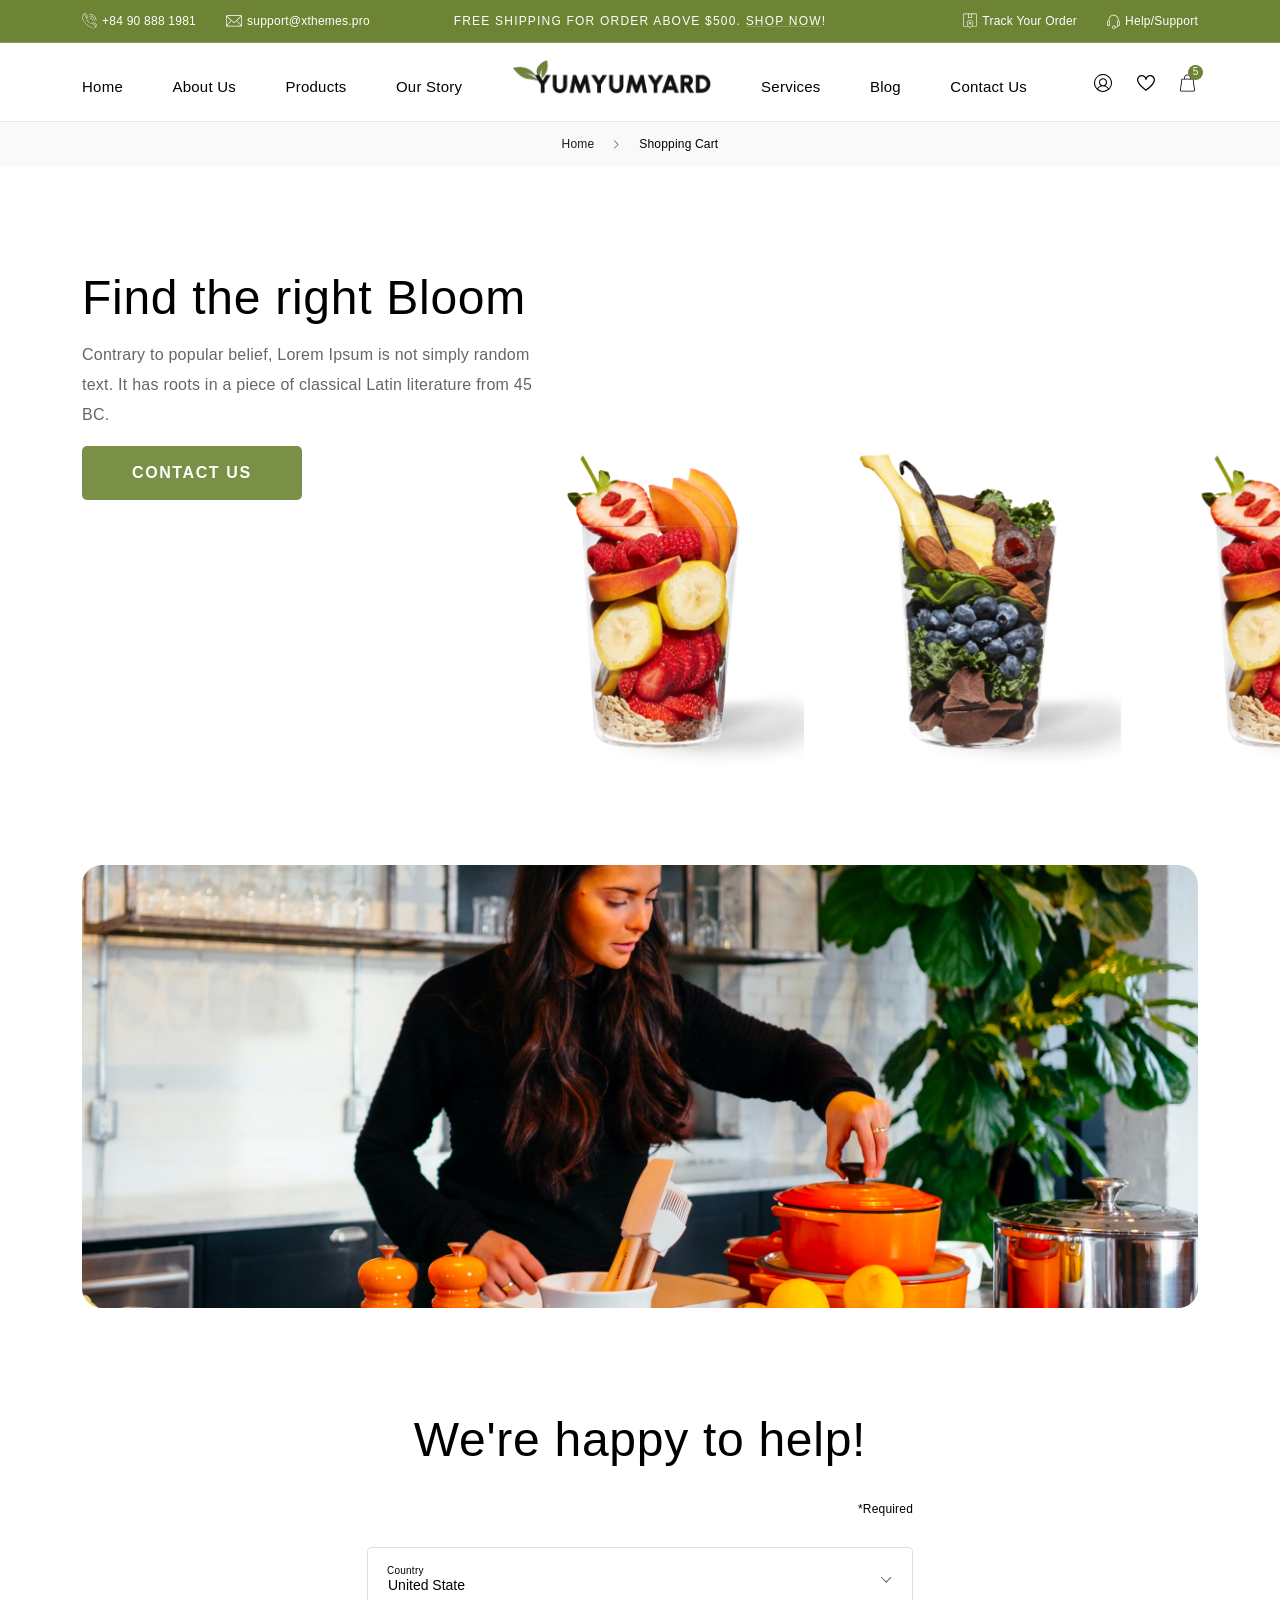
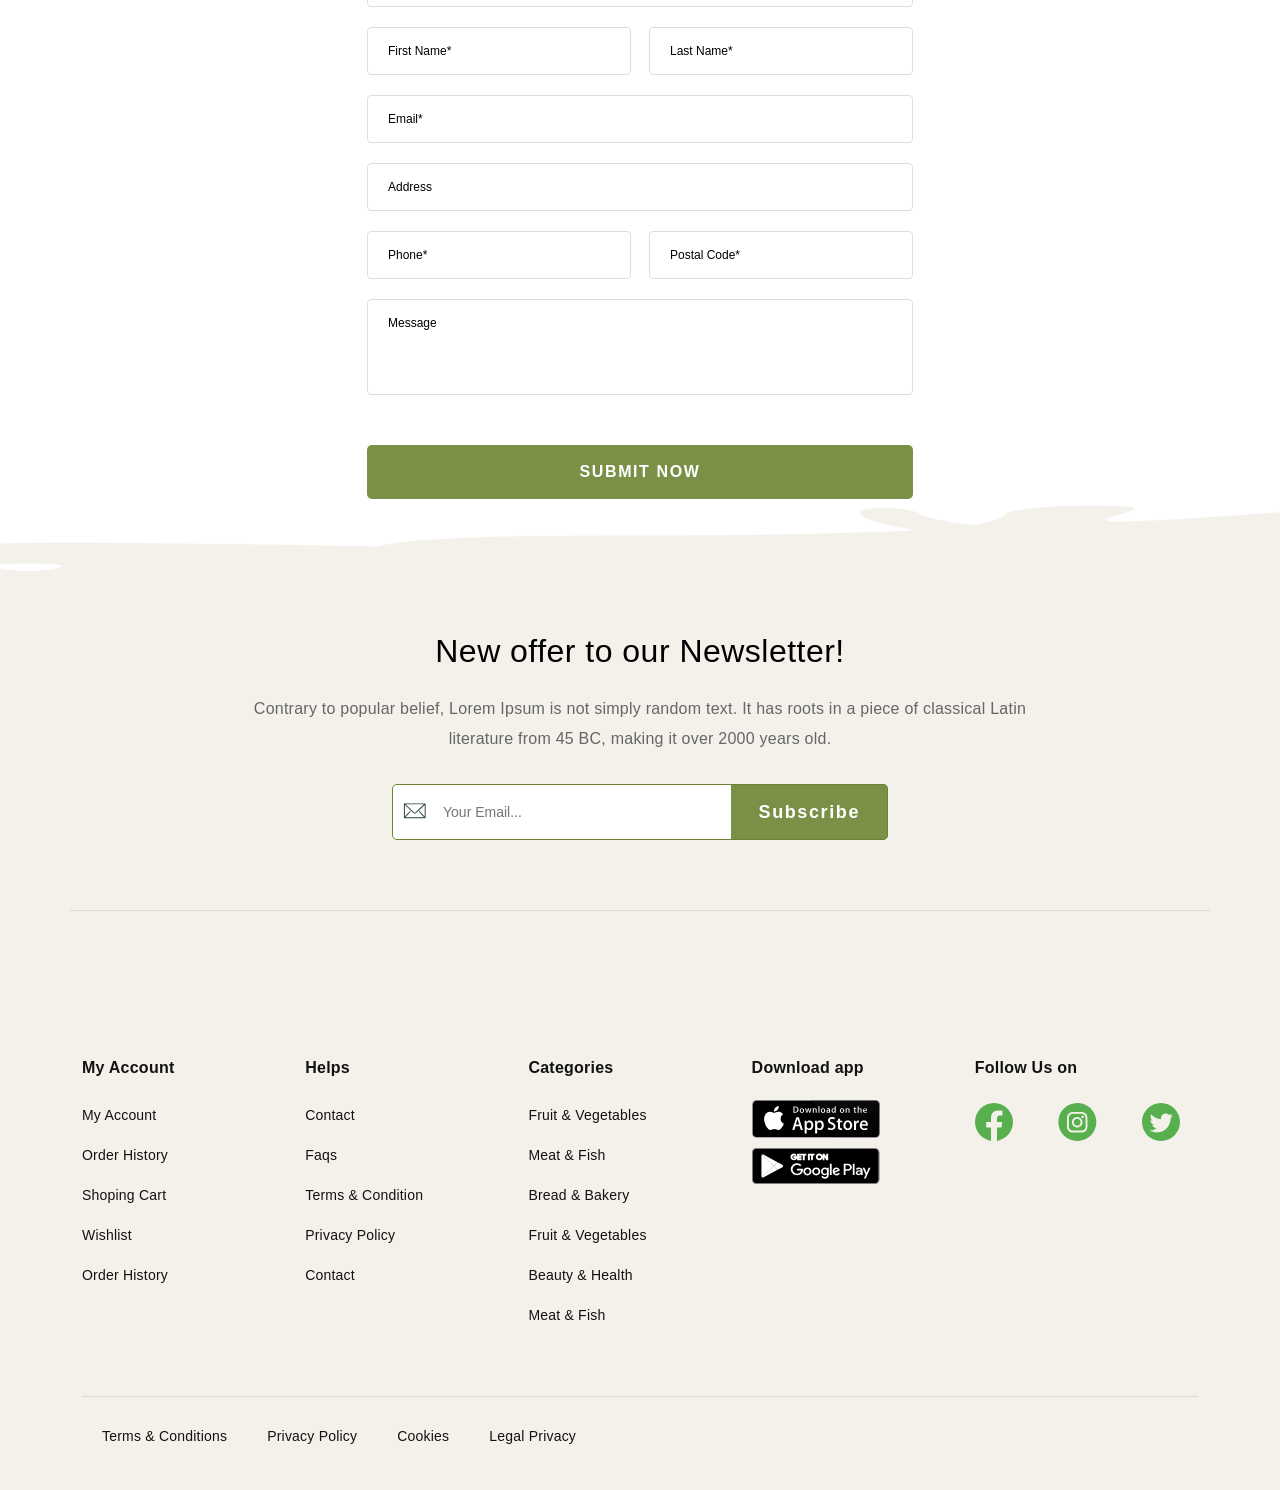
<file: contact-us.html>
<!DOCTYPE html>
<html lang="en">
  <head>
    <meta charset="UTF-8" />
    <meta name="viewport" content="width=device-width, initial-scale=1.0" />
    <link rel="stylesheet" href="./bootstrap/css/bootstrap.min.css" />
    <link
      rel="stylesheet"
      href="https://cdn.jsdelivr.net/npm/swiper@10/swiper-bundle.min.css"
    />
    <link rel="stylesheet" href="assets/wow/animate.css" />
    <link rel="stylesheet" href="./css/main.css" />
    <script src="./bootstrap/js/bootstrap.min.js"></script>
    <title>YumYumYard</title>
  </head>
  <body>

    <!-- START HEADER-->
    <header id="fhm-header" class="header">
      <div class="header-topbar">
        <div class="container">
          <div class="header-topbar-content row align-items-center">
            <div class="col-xl-4">
              <div
                class="header-topbar-info d-xl-flex justify-content-start align-items-center"
              >
                <div
                  class="header-topbar-info-item d-flex justify-content-between align-items-center"
                >
                  <div class="header-topbar-info-icon">
                    <svg
                      width="15"
                      height="16"
                      viewBox="0 0 15 16"
                      fill="none"
                      xmlns="http://www.w3.org/2000/svg"
                    >
                      <path
                        d="M11.561 15.3674C10.4542 15.3509 9.5457 15.0371 8.67021 14.62C7.17113 13.9055 5.85789 12.9227 4.64789 11.7911C3.25205 10.4903 2.02966 9.04488 1.09635 7.36822C0.621437 6.51751 0.237375 5.62962 0.0721874 4.66327C-0.0269252 4.08925 -0.0517034 3.50696 0.179559 2.95771C0.282802 2.71406 0.427341 2.47867 0.609047 2.2887C1.117 1.74771 1.65386 1.2315 2.18246 0.707028C2.62847 0.265151 3.24379 0.261021 3.6898 0.702898C4.42488 1.42972 5.15171 2.16068 5.87854 2.89164C6.31215 3.32938 6.31215 3.94058 5.88267 4.38658C5.67205 4.60546 5.46557 4.83259 5.2343 5.03082C4.89567 5.31576 4.84611 5.66679 4.93697 6.06737C5.06086 6.60423 5.30451 7.08327 5.61423 7.53341C6.36584 8.62778 7.29915 9.52392 8.48437 10.1351C8.83953 10.3168 9.2112 10.4572 9.61591 10.4738C9.87195 10.4861 10.0867 10.4118 10.2684 10.2177C10.4955 9.96993 10.7392 9.73867 10.9787 9.50327C11.4247 9.0614 12.04 9.05727 12.4819 9.49501C13.2129 10.2218 13.9438 10.9528 14.6706 11.6838C15.1125 12.1256 15.1084 12.7451 14.6665 13.1911C14.1544 13.7073 13.6424 14.2235 13.122 14.7315C12.6554 15.1857 12.0896 15.384 11.561 15.3674ZM4.76352 4.88628C3.73522 3.85798 2.71106 2.83382 1.68277 1.80553C1.43912 2.04918 1.18307 2.30935 0.922904 2.56952C0.720549 2.77187 0.584269 3.0114 0.514064 3.28809C0.386044 3.78365 0.431471 4.28334 0.534713 4.77478C0.724679 5.67092 1.09222 6.50099 1.55475 7.28563C3.17359 10.0401 5.36232 12.2289 8.12509 13.8353C9.04601 14.3722 10.0206 14.7934 11.0985 14.9132C11.5982 14.9669 12.1102 14.9627 12.5273 14.653C12.9114 14.3681 13.2418 14.0046 13.5804 13.6867C12.5356 12.6418 11.5156 11.6218 10.4914 10.5976C10.1156 10.928 9.72741 10.9528 9.33096 10.8702C9.0171 10.8 8.69912 10.7133 8.40591 10.577C7.2785 10.0525 6.37823 9.23897 5.61011 8.27675C5.14758 7.6986 4.75526 7.07088 4.55703 6.34819C4.42075 5.81959 4.37533 5.30338 4.76352 4.88628ZM5.12693 4.54351C5.2756 4.39071 5.43253 4.23378 5.5812 4.07686C5.82898 3.81256 5.82898 3.46566 5.57294 3.20549C5.38297 3.0114 5.18888 2.8173 4.99478 2.62321C4.45379 2.08222 3.91693 1.54123 3.37594 1.00437C3.13642 0.764843 2.80191 0.731806 2.56652 0.938291C2.37656 1.10348 2.2155 1.29757 2.05031 1.47102C3.06621 2.4828 4.08625 3.50283 5.12693 4.54351ZM13.9232 13.3398C14.0636 13.1952 14.204 13.0465 14.3485 12.8979C14.6376 12.6005 14.6376 12.2619 14.3485 11.9687C14.0553 11.6714 13.758 11.3782 13.4607 11.0808C13.0353 10.6555 12.6099 10.226 12.1804 9.80061C11.9368 9.56109 11.5982 9.52805 11.3545 9.73867C11.1687 9.89972 11.0076 10.0897 10.8466 10.259C11.8625 11.279 12.8825 12.2991 13.9232 13.3398Z"
                        fill="white"
                      />
                      <path
                        d="M7.7121 1.44625C7.7121 1.30171 7.7121 1.16956 7.7121 1.04154C11.3256 0.946552 14.4352 4.13468 14.3279 7.66143C14.1998 7.66143 14.076 7.66143 13.9273 7.66143C13.8942 5.96413 13.3037 4.4857 12.0978 3.27983C10.8961 2.07396 9.42592 1.48341 7.7121 1.44625Z"
                        fill="white"
                      />
                      <path
                        d="M12.5521 7.6573C12.4199 7.6573 12.2878 7.6573 12.1474 7.6573C12.1226 6.43491 11.6973 5.38184 10.8341 4.52287C9.97517 3.66802 8.92623 3.24679 7.7121 3.21788C7.7121 3.07747 7.7121 2.94532 7.7121 2.81317C10.3055 2.72645 12.643 5.03908 12.5521 7.6573Z"
                        fill="white"
                      />
                      <path
                        d="M10.7846 7.84727C10.6524 7.84727 10.5203 7.84727 10.3757 7.84727C10.351 7.12044 10.1032 6.4886 9.59111 5.97239C9.0749 5.45617 8.44718 5.20013 7.7121 5.18361C7.7121 5.03907 7.7121 4.90692 7.7121 4.77477C9.24834 4.69631 10.8383 6.08802 10.7846 7.84727Z"
                        fill="white"
                      />
                    </svg>
                  </div>
                  <a href="tel:+84 90 888 1981" title="Phone"
                    >+84 90 888 1981</a
                  >
                </div>
                <div
                  class="header-topbar-info-item d-flex justify-content-between align-items-center"
                >
                  <div class="header-topbar-info-icon">
                    <svg
                      width="16"
                      height="12"
                      viewBox="0 0 16 12"
                      fill="none"
                      xmlns="http://www.w3.org/2000/svg"
                    >
                      <path
                        d="M8.00626 0.353119C10.3563 0.353119 12.71 0.353119 15.06 0.353119C15.3265 0.353119 15.5744 0.390128 15.7705 0.593672C15.9556 0.782413 16 1.01926 16 1.27462C16 3.64314 16 6.01535 16 8.38387C16 9.07962 16 9.77537 16 10.4711C16 11.0929 15.6928 11.3963 15.0674 11.3963C10.4007 11.3963 5.73767 11.3963 1.07095 11.3963C1.01544 11.3963 0.959926 11.3963 0.904414 11.3963C0.315986 11.3889 0.00511818 11.0781 0.00511818 10.4896C0.00511818 7.91016 0.00511818 5.3307 0.00511818 2.75124C0.00511818 2.27014 0.0199215 1.78903 0.00141743 1.31163C-0.0244882 0.730601 0.304883 0.338316 0.974729 0.345717C3.31734 0.360521 5.66365 0.353119 8.00626 0.353119ZM15.3079 1.49297C15.208 1.58549 15.1303 1.6521 15.0563 1.72242C13.0209 3.63943 10.9891 5.55275 8.95367 7.46977C8.33563 8.05079 7.67319 8.05079 7.05885 7.46977C4.9901 5.53055 2.92505 3.58392 0.856303 1.641C0.808193 1.59659 0.760083 1.55588 0.70087 1.50777C0.70087 4.3981 0.70087 7.26622 0.70087 10.164C0.756382 10.1084 0.789689 10.0714 0.822996 10.0344C1.65938 9.10552 2.49576 8.17662 3.33214 7.25142C3.68002 6.86654 4.02419 6.48165 4.37207 6.10047C4.5016 5.95614 4.67554 5.92653 4.81987 6.01535C4.9679 6.10417 5.00861 6.2411 4.9679 6.39653C4.94569 6.47425 4.88648 6.54827 4.83097 6.61118C3.65781 7.91386 2.48096 9.21655 1.3078 10.5192C1.25969 10.571 1.21528 10.6266 1.15607 10.6969C5.73396 10.6969 10.2786 10.6969 14.8602 10.6969C14.7824 10.6118 14.7269 10.5451 14.6714 10.4859C13.502 9.18694 12.3288 7.89166 11.1593 6.59268C10.9891 6.40394 10.9817 6.19299 11.1371 6.05606C11.2926 5.91913 11.4961 5.94874 11.6701 6.14118C12.6064 7.1774 13.539 8.21733 14.4753 9.25356C14.7454 9.55332 15.0156 9.84938 15.3117 10.1751C15.3079 7.26252 15.3079 4.3981 15.3079 1.49297ZM1.26339 1.03777C1.25229 1.04887 1.24489 1.06367 1.23379 1.07478C1.2819 1.11178 1.33001 1.14509 1.37072 1.1821C2.6808 2.41447 3.98719 3.64684 5.29727 4.8755C6.06334 5.59716 6.8294 6.31882 7.59917 7.03677C7.85083 7.27362 8.15059 7.26622 8.40965 7.04047C8.46516 6.99236 8.52067 6.94055 8.57248 6.88874C10.5894 4.99023 12.6064 3.09171 14.6233 1.1932C14.6714 1.14879 14.7306 1.11919 14.7861 1.08588C14.7713 1.06737 14.7602 1.05257 14.7454 1.03407C10.2489 1.03777 5.75617 1.03777 1.26339 1.03777Z"
                        fill="white"
                      />
                    </svg>
                  </div>
                  <a href="mailto:support@xthemes.pro" title="Mail"
                    >support@xthemes.pro</a
                  >
                </div>
              </div>
            </div>
            <div class="col-xl-4">
              <div class="header-topbar-notice">
                <div class="swiper header-topbar-slider">
                  <div class="swiper-wrapper">
                    <div class="swiper-slide header-topbar-slide">
                      <p>
                        Free Shipping for order above $500.
                        <a href="#" title="shop now">Shop now</a>!
                      </p>
                    </div>
                    <div class="swiper-slide header-topbar-slide">
                      <p>
                        Free Shipping for order above $500.
                        <a href="#" title="shop now">Shop now</a>!
                      </p>
                    </div>
                    <div class="swiper-slide header-topbar-slide">
                      <p>
                        Free Shipping for order above $500.
                        <a href="#" title="shop now">Shop now</a>!
                      </p>
                    </div>
                  </div>
                </div>
              </div>
            </div>
            <div class="col-xl-4">
              <div
                class="header-topbar-info d-xl-flex justify-content-end align-items-center"
              >
                <div
                  class="header-topbar-info-item d-flex justify-content-between align-items-center"
                >
                  <div class="header-topbar-info-icon">
                    <svg
                      width="14"
                      height="16"
                      viewBox="0 0 14 16"
                      fill="none"
                      xmlns="http://www.w3.org/2000/svg"
                    >
                      <path
                        d="M6.99963 0.614284C8.96779 0.614284 10.936 0.614284 12.9041 0.614284C13.5947 0.614284 13.9992 1.01583 13.9992 1.70636C13.9992 4.57191 13.9992 7.43442 13.9992 10.3C13.9992 10.9844 14.0023 11.6658 13.9962 12.3503C13.9962 12.4902 13.9871 12.6362 13.9506 12.7701C13.838 13.2142 13.4791 13.488 13.0197 13.488C11.6904 13.488 10.358 13.491 9.02863 13.4849C8.89783 13.4849 8.81569 13.5275 8.73356 13.6218C8.28639 14.142 7.79663 14.6135 7.23994 15.0181C7.03005 15.1702 6.95095 15.1672 6.74106 15.009C6.18437 14.5922 5.67332 14.1268 5.22919 13.5884C5.16531 13.5093 5.09534 13.4849 4.99496 13.4849C3.68386 13.488 2.37276 13.4728 1.06471 13.4941C0.526277 13.5032 -0.00302894 13.1169 1.30493e-05 12.4324C0.00913901 9.25049 0.00609716 6.06553 0.00609716 2.88361C0.00609716 2.47294 0.00305518 2.06227 0.00609716 1.65464C0.0121811 1.01279 0.407639 0.614284 1.0495 0.614284C3.03287 0.611242 5.01625 0.611242 6.99963 0.614284C6.99963 0.611242 6.99963 0.611242 6.99963 0.614284ZM5.00104 1.23789C4.95237 1.23181 4.92499 1.22877 4.89457 1.22877C3.60477 1.22877 2.31497 1.22877 1.02212 1.22877C0.748342 1.22877 0.620579 1.3687 0.620579 1.64856C0.620579 5.24723 0.620579 8.8459 0.620579 12.4446C0.620579 12.7518 0.748342 12.8796 1.05254 12.8796C2.20545 12.8796 3.36141 12.8796 4.51432 12.8796C4.56299 12.8796 4.60862 12.8735 4.64209 12.8735C4.45652 12.4993 4.25271 12.1434 4.10061 11.7693C3.79033 11.0057 3.68082 10.2178 3.89072 9.40259C4.28922 7.86638 5.82542 6.78343 7.51372 7.04809C9.27199 7.32491 10.4736 9.01321 10.1755 10.811C10.0599 11.5137 9.78 12.1495 9.39975 12.7457C9.37542 12.7822 9.36021 12.8218 9.32979 12.8796C9.39975 12.8796 9.44843 12.8796 9.4971 12.8796C10.6409 12.8796 11.7847 12.8796 12.9285 12.8796C13.2631 12.8796 13.3817 12.764 13.3817 12.4233C13.3817 8.83982 13.3817 5.25636 13.3817 1.6729C13.3817 1.33524 13.2783 1.22877 12.9406 1.22877C11.6843 1.22877 10.431 1.22877 9.17465 1.22877C9.11989 1.22877 9.06514 1.22877 8.99821 1.22877C8.99821 1.3109 8.99821 1.37174 8.99821 1.42954C8.99821 2.60983 8.99821 3.78708 8.99821 4.96737C8.99821 5.31416 8.7731 5.448 8.46282 5.28374C8.01565 5.0495 7.56544 4.81527 7.12131 4.57799C7.03613 4.53236 6.97225 4.52932 6.88403 4.57495C6.44294 4.81223 5.99881 5.04038 5.55468 5.27157C5.21702 5.448 5.00104 5.32024 5.00104 4.93999C5.00104 3.76578 5.00104 2.59158 5.00104 1.41737C5.00104 1.35957 5.00104 1.30177 5.00104 1.23789ZM6.99963 14.4371C7.11522 14.3428 7.22473 14.2546 7.3312 14.1633C8.1282 13.4697 8.81265 12.6849 9.25678 11.7145C9.52752 11.1183 9.66441 10.4916 9.57011 9.84367C9.35108 8.32572 7.89093 7.33708 6.40035 7.69299C5.08622 8.00631 4.22533 9.23528 4.43523 10.662C4.53257 11.313 4.7881 11.897 5.14097 12.4446C5.63986 13.2172 6.27868 13.8591 6.99963 14.4371ZM8.36548 1.24702C7.44984 1.24702 6.54333 1.24702 5.63377 1.24702C5.63377 2.34518 5.63377 3.43116 5.63377 4.53845C6.02619 4.33159 6.4034 4.13995 6.77756 3.93918C6.92966 3.85704 7.06655 3.85704 7.22169 3.94222C7.51676 4.10649 7.82096 4.25858 8.11908 4.41373C8.19817 4.45327 8.27726 4.49282 8.36548 4.53845C8.36548 3.42812 8.36548 2.34213 8.36548 1.24702Z"
                        fill="white"
                      />
                      <path
                        d="M5.77978 10.2209C5.78586 9.5121 6.32429 8.98887 7.0422 8.99496C7.68406 9.00104 8.2377 9.57902 8.22553 10.233C8.21337 10.9084 7.66581 11.4529 7.00265 11.4468C6.31212 11.4346 5.77369 10.8932 5.77978 10.2209ZM7.60801 10.1965C7.60497 9.87105 7.33727 9.60031 7.01178 9.59727C6.65891 9.59423 6.38513 9.86497 6.38513 10.2148C6.38513 10.5585 6.65891 10.8323 6.99961 10.8293C7.34944 10.8323 7.61105 10.5555 7.60801 10.1965Z"
                        fill="white"
                      />
                    </svg>
                  </div>
                  <a href="#" title="Track Your Order">Track Your Order</a>
                </div>
                <div
                  class="header-topbar-info-item d-flex justify-content-between align-items-center"
                >
                  <div class="header-topbar-info-icon">
                    <svg
                      width="13"
                      height="15"
                      viewBox="0 0 13 15"
                      fill="none"
                      xmlns="http://www.w3.org/2000/svg"
                    >
                      <path
                        d="M6.74635 14.9596C6.44694 14.8971 6.16093 14.8032 5.91068 14.6155C5.29844 14.1597 5.04819 13.3821 5.29397 12.6716C5.54423 11.9521 6.2235 11.4829 6.99661 11.5008C7.7295 11.5186 8.39089 12.0325 8.60092 12.752C8.61433 12.7923 8.62327 12.8325 8.63668 12.8727C9.29807 13.0068 10.4957 12.4079 10.889 11.7331C10.7683 11.7331 10.6611 11.7331 10.5538 11.7331C10.308 11.7287 10.1829 11.6035 10.1829 11.3533C10.1829 9.94112 10.1829 8.52897 10.1829 7.11681C10.1829 7.02743 10.2008 6.93359 10.2321 6.84868C10.2812 6.71908 10.3795 6.64311 10.5315 6.64758C10.6432 6.65205 10.7504 6.64758 10.8532 6.64758C10.8666 6.62524 10.8756 6.62077 10.8756 6.61183C10.9292 5.56165 10.8711 4.52934 10.2902 3.60876C9.36957 2.14298 8.04232 1.40562 6.3084 1.5084C4.23932 1.62906 2.59479 3.17528 2.32666 5.21755C2.26409 5.68231 2.28644 6.15601 2.26856 6.64758C2.39816 6.64758 2.50094 6.64758 2.60372 6.64758C2.81823 6.64758 2.94336 6.7593 2.97464 6.97381C2.98358 7.03637 2.98358 7.1034 2.98358 7.16597C2.98358 8.55578 2.98358 9.94559 2.98358 11.3309C2.98358 11.6125 2.86739 11.7287 2.59032 11.7287C2.16131 11.7287 1.7323 11.7421 1.30329 11.7197C0.601678 11.6884 0.0296654 11.1254 0.01179 10.4282C-0.00608542 9.61937 -0.00161657 8.81497 0.01179 8.00611C0.0251966 7.32685 0.597209 6.61183 1.43735 6.64758C1.47757 6.64758 1.51779 6.64758 1.58483 6.64758C1.58483 6.58055 1.58483 6.52245 1.58483 6.46436C1.58929 5.92363 1.55801 5.38289 1.6742 4.8511C2.04065 3.12165 3.0238 1.87038 4.65046 1.18217C7.37646 0.0292081 10.4466 1.46371 11.3537 4.27462C11.5325 4.82429 11.5951 5.39183 11.5906 5.96385C11.5906 6.18282 11.5906 6.40626 11.5906 6.63864C11.8721 6.64311 12.1179 6.72355 12.3279 6.89784C12.7301 7.22406 12.9625 7.65307 12.9804 8.16252C13.0072 8.94904 13.0027 9.74003 12.9893 10.531C12.9804 11.1254 12.6095 11.5544 12.0196 11.6527C11.814 11.6884 11.7023 11.7778 11.5951 11.9432C11.0588 12.7833 10.2991 13.3062 9.32488 13.5028C9.10591 13.5475 8.87799 13.5609 8.64115 13.5877C8.53836 14.1284 8.22554 14.5262 7.72503 14.763C7.54181 14.8524 7.33624 14.8926 7.13961 14.9552C7.00555 14.9596 6.87595 14.9596 6.74635 14.9596ZM2.28197 7.34472C2.00937 7.34472 1.75017 7.34472 1.49098 7.34472C1.01281 7.34472 0.7134 7.6352 0.708931 8.11336C0.704462 8.85966 0.704462 9.60596 0.708931 10.3523C0.708931 10.7276 0.999407 11.0181 1.37479 11.0271C1.64739 11.0315 1.91999 11.0271 2.19259 11.0271C2.22387 11.0271 2.25515 11.0181 2.28197 11.0136C2.28197 9.79365 2.28197 8.57812 2.28197 7.34472ZM10.8934 11.0271C11.1258 11.0271 11.3537 11.0271 11.5772 11.0271C11.6353 11.0271 11.6978 11.0271 11.7559 11.0181C12.0956 10.969 12.2833 10.7947 12.2877 10.5042C12.2922 9.74896 12.2922 8.99373 12.2877 8.23402C12.2833 7.97036 12.1849 7.72457 12.0017 7.53241C11.9168 7.4475 11.8006 7.3626 11.6889 7.34919C11.4297 7.32238 11.166 7.34025 10.8979 7.34025C10.8934 8.57812 10.8934 9.79812 10.8934 11.0271ZM7.97082 13.2525C7.96635 12.6448 7.52393 12.189 6.93404 12.189C6.3665 12.189 5.89727 12.6582 5.90174 13.2168C5.91068 13.7843 6.40225 14.267 6.96533 14.258C7.51946 14.2491 7.97082 13.7977 7.97082 13.2525Z"
                        fill="white"
                      />
                    </svg>
                  </div>
                  <a href="#" title="Help/Support">Help/Support</a>
                </div>
              </div>
            </div>
          </div>
        </div>
      </div>
      <div class="header-wrapper">
        <div class="container">
          <div class="header-container">
            <nav class="header-nav">
              <ul class="header-nav-list">
                <li class="header-nav-item">
                  <a href="homepage.html" class="header-nav-link" title="Home"
                    >Home</a
                  >
                  <div class="mega-menu mega-menu1 position-absolute">
                    <div class="mega-menu-list d-flex">
                      <div class="mega-menu-col">
                        <div class="mega-menu-title">Category</div>
                        <ul class="mega-menu-list">
                          <li>
                            <a href="#" class="mega-menu-list-item"
                              >Home Accessories</a
                            >
                          </li>
                          <li>
                            <a href="#" class="mega-menu-list-item"
                              >Best sellers</a
                            >
                          </li>
                          <li>
                            <a href="#" class="mega-menu-list-item"
                              >As-is online</a
                            >
                          </li>
                          <li>
                            <a href="#" class="mega-menu-list-item"
                              >Limited collections</a
                            >
                          </li>
                          <li>
                            <a href="#" class="mega-menu-list-item"
                              >Last chance</a
                            >
                          </li>
                          <li>
                            <a href="#" class="mega-menu-list-item"
                              >Home Accessories</a
                            >
                          </li>
                          <li>
                            <a href="#" class="mega-menu-list-item"
                              >Best sellers</a
                            >
                          </li>
                          <li>
                            <a href="#" class="mega-menu-list-item"
                              >As-is online</a
                            >
                          </li>
                        </ul>
                      </div>

                      <div class="mega-menu-col">
                        <div class="mega-menu-title">Collections</div>
                        <ul class="mega-menu-list">
                          <li>
                            <div class="mega-menu-list-item">
                              <div class="item-img">
                                <img
                                  src="./assets/images/mega-menu-item1.png"
                                  alt=""
                                />
                              </div>
                              <div class="item-info">
                                <a href=""
                                  >Plant Protein
                                  <svg
                                    xmlns="http://www.w3.org/2000/svg"
                                    width="16"
                                    height="8"
                                    viewBox="0 0 16 8"
                                    fill="none"
                                  >
                                    <g clip-path="url(#clip0_78_6789)">
                                      <path
                                        d="M11.937 8.00009C11.6858 7.88909 11.5797 7.75876 11.6323 7.56763C11.6617 7.46068 11.7406 7.35686 11.8217 7.27548C12.547 6.54713 13.2775 5.82408 14.0069 5.09978C14.2426 4.86594 14.4797 4.63334 14.7546 4.36208H14.5238C9.936 4.36208 5.34847 4.36208 0.760624 4.36208C0.641004 4.36208 0.52107 4.36582 0.40145 4.36114C0.16127 4.35116 -0.000624474 4.20057 1.81067e-06 3.99416C0.000628095 3.79461 0.155007 3.64745 0.387672 3.62812C0.43934 3.62375 0.491635 3.62656 0.54393 3.62656C5.19941 3.62656 9.8549 3.62656 14.5101 3.62656H14.7387C14.672 3.55609 14.6319 3.51119 14.5893 3.4691C13.6546 2.53902 12.7198 1.60925 11.7851 0.678859C11.6004 0.495213 11.5703 0.305954 11.6962 0.142574C11.8183 -0.0158168 12.0328 -0.0469962 12.1934 0.0730444C12.2432 0.110148 12.289 0.153175 12.3331 0.196826C13.4936 1.3489 14.6541 2.50098 15.8124 3.65524C15.8848 3.72727 15.938 3.818 16 3.9V4.08645C15.9264 4.17937 15.8616 4.2807 15.7783 4.36395C14.6422 5.49701 13.5046 6.62819 12.3635 7.75626C12.2667 7.85167 12.1424 7.91933 12.0309 7.99977H11.9373L11.937 8.00009Z"
                                        fill="black"
                                      />
                                    </g>
                                    <defs>
                                      <clipPath id="clip0_78_6789">
                                        <rect
                                          width="16"
                                          height="8"
                                          fill="white"
                                        />
                                      </clipPath>
                                    </defs>
                                  </svg>
                                </a>
                                <p>100% healthy & Fresh food.</p>
                              </div>
                            </div>
                          </li>
                          <li>
                            <div class="mega-menu-list-item">
                              <div class="item-img">
                                <img
                                  src="./assets/images/mega-menu-item2.png"
                                  alt=""
                                />
                              </div>
                              <div class="item-info">
                                <a href=""
                                  >Strawberry + Peach
                                  <svg
                                    xmlns="http://www.w3.org/2000/svg"
                                    width="16"
                                    height="8"
                                    viewBox="0 0 16 8"
                                    fill="none"
                                  >
                                    <g clip-path="url(#clip0_78_6789)">
                                      <path
                                        d="M11.937 8.00009C11.6858 7.88909 11.5797 7.75876 11.6323 7.56763C11.6617 7.46068 11.7406 7.35686 11.8217 7.27548C12.547 6.54713 13.2775 5.82408 14.0069 5.09978C14.2426 4.86594 14.4797 4.63334 14.7546 4.36208H14.5238C9.936 4.36208 5.34847 4.36208 0.760624 4.36208C0.641004 4.36208 0.52107 4.36582 0.40145 4.36114C0.16127 4.35116 -0.000624474 4.20057 1.81067e-06 3.99416C0.000628095 3.79461 0.155007 3.64745 0.387672 3.62812C0.43934 3.62375 0.491635 3.62656 0.54393 3.62656C5.19941 3.62656 9.8549 3.62656 14.5101 3.62656H14.7387C14.672 3.55609 14.6319 3.51119 14.5893 3.4691C13.6546 2.53902 12.7198 1.60925 11.7851 0.678859C11.6004 0.495213 11.5703 0.305954 11.6962 0.142574C11.8183 -0.0158168 12.0328 -0.0469962 12.1934 0.0730444C12.2432 0.110148 12.289 0.153175 12.3331 0.196826C13.4936 1.3489 14.6541 2.50098 15.8124 3.65524C15.8848 3.72727 15.938 3.818 16 3.9V4.08645C15.9264 4.17937 15.8616 4.2807 15.7783 4.36395C14.6422 5.49701 13.5046 6.62819 12.3635 7.75626C12.2667 7.85167 12.1424 7.91933 12.0309 7.99977H11.9373L11.937 8.00009Z"
                                        fill="black"
                                      />
                                    </g>
                                    <defs>
                                      <clipPath id="clip0_78_6789">
                                        <rect
                                          width="16"
                                          height="8"
                                          fill="white"
                                        />
                                      </clipPath>
                                    </defs>
                                  </svg>
                                </a>
                                <p>100% Fresh food.</p>
                              </div>
                            </div>
                          </li>
                          <li>
                            <div class="mega-menu-list-item">
                              <div class="item-img">
                                <img
                                  src="./assets/images/mega-menu-item3.png"
                                  alt=""
                                />
                              </div>
                              <div class="item-info">
                                <a href=""
                                  >Fruits and Vegetable
                                  <svg
                                    xmlns="http://www.w3.org/2000/svg"
                                    width="16"
                                    height="8"
                                    viewBox="0 0 16 8"
                                    fill="none"
                                  >
                                    <g clip-path="url(#clip0_78_6789)">
                                      <path
                                        d="M11.937 8.00009C11.6858 7.88909 11.5797 7.75876 11.6323 7.56763C11.6617 7.46068 11.7406 7.35686 11.8217 7.27548C12.547 6.54713 13.2775 5.82408 14.0069 5.09978C14.2426 4.86594 14.4797 4.63334 14.7546 4.36208H14.5238C9.936 4.36208 5.34847 4.36208 0.760624 4.36208C0.641004 4.36208 0.52107 4.36582 0.40145 4.36114C0.16127 4.35116 -0.000624474 4.20057 1.81067e-06 3.99416C0.000628095 3.79461 0.155007 3.64745 0.387672 3.62812C0.43934 3.62375 0.491635 3.62656 0.54393 3.62656C5.19941 3.62656 9.8549 3.62656 14.5101 3.62656H14.7387C14.672 3.55609 14.6319 3.51119 14.5893 3.4691C13.6546 2.53902 12.7198 1.60925 11.7851 0.678859C11.6004 0.495213 11.5703 0.305954 11.6962 0.142574C11.8183 -0.0158168 12.0328 -0.0469962 12.1934 0.0730444C12.2432 0.110148 12.289 0.153175 12.3331 0.196826C13.4936 1.3489 14.6541 2.50098 15.8124 3.65524C15.8848 3.72727 15.938 3.818 16 3.9V4.08645C15.9264 4.17937 15.8616 4.2807 15.7783 4.36395C14.6422 5.49701 13.5046 6.62819 12.3635 7.75626C12.2667 7.85167 12.1424 7.91933 12.0309 7.99977H11.9373L11.937 8.00009Z"
                                        fill="black"
                                      />
                                    </g>
                                    <defs>
                                      <clipPath id="clip0_78_6789">
                                        <rect
                                          width="16"
                                          height="8"
                                          fill="white"
                                        />
                                      </clipPath>
                                    </defs>
                                  </svg>
                                </a>
                                <p>100% Fresh food.</p>
                              </div>
                            </div>
                          </li>
                          <li>
                            <div class="mega-menu-list-item">
                              <div class="item-img">
                                <img
                                  src="./assets/images/mega-menu-item4.png"
                                  alt=""
                                />
                              </div>
                              <div class="item-info">
                                <a href=""
                                  >Harvest Bowels
                                  <svg
                                    xmlns="http://www.w3.org/2000/svg"
                                    width="16"
                                    height="8"
                                    viewBox="0 0 16 8"
                                    fill="none"
                                  >
                                    <g clip-path="url(#clip0_78_6789)">
                                      <path
                                        d="M11.937 8.00009C11.6858 7.88909 11.5797 7.75876 11.6323 7.56763C11.6617 7.46068 11.7406 7.35686 11.8217 7.27548C12.547 6.54713 13.2775 5.82408 14.0069 5.09978C14.2426 4.86594 14.4797 4.63334 14.7546 4.36208H14.5238C9.936 4.36208 5.34847 4.36208 0.760624 4.36208C0.641004 4.36208 0.52107 4.36582 0.40145 4.36114C0.16127 4.35116 -0.000624474 4.20057 1.81067e-06 3.99416C0.000628095 3.79461 0.155007 3.64745 0.387672 3.62812C0.43934 3.62375 0.491635 3.62656 0.54393 3.62656C5.19941 3.62656 9.8549 3.62656 14.5101 3.62656H14.7387C14.672 3.55609 14.6319 3.51119 14.5893 3.4691C13.6546 2.53902 12.7198 1.60925 11.7851 0.678859C11.6004 0.495213 11.5703 0.305954 11.6962 0.142574C11.8183 -0.0158168 12.0328 -0.0469962 12.1934 0.0730444C12.2432 0.110148 12.289 0.153175 12.3331 0.196826C13.4936 1.3489 14.6541 2.50098 15.8124 3.65524C15.8848 3.72727 15.938 3.818 16 3.9V4.08645C15.9264 4.17937 15.8616 4.2807 15.7783 4.36395C14.6422 5.49701 13.5046 6.62819 12.3635 7.75626C12.2667 7.85167 12.1424 7.91933 12.0309 7.99977H11.9373L11.937 8.00009Z"
                                        fill="black"
                                      />
                                    </g>
                                    <defs>
                                      <clipPath id="clip0_78_6789">
                                        <rect
                                          width="16"
                                          height="8"
                                          fill="white"
                                        />
                                      </clipPath>
                                    </defs>
                                  </svg>
                                </a>
                                <p>100% Fresh food.</p>
                              </div>
                            </div>
                          </li>
                          <li>
                            <div class="mega-menu-list-item">
                              <div class="item-img">
                                <img
                                  src="./assets/images/mega-menu-item5.png"
                                  alt=""
                                />
                              </div>
                              <div class="item-info">
                                <a href=""
                                  >Superfoods
                                  <svg
                                    xmlns="http://www.w3.org/2000/svg"
                                    width="16"
                                    height="8"
                                    viewBox="0 0 16 8"
                                    fill="none"
                                  >
                                    <g clip-path="url(#clip0_78_6789)">
                                      <path
                                        d="M11.937 8.00009C11.6858 7.88909 11.5797 7.75876 11.6323 7.56763C11.6617 7.46068 11.7406 7.35686 11.8217 7.27548C12.547 6.54713 13.2775 5.82408 14.0069 5.09978C14.2426 4.86594 14.4797 4.63334 14.7546 4.36208H14.5238C9.936 4.36208 5.34847 4.36208 0.760624 4.36208C0.641004 4.36208 0.52107 4.36582 0.40145 4.36114C0.16127 4.35116 -0.000624474 4.20057 1.81067e-06 3.99416C0.000628095 3.79461 0.155007 3.64745 0.387672 3.62812C0.43934 3.62375 0.491635 3.62656 0.54393 3.62656C5.19941 3.62656 9.8549 3.62656 14.5101 3.62656H14.7387C14.672 3.55609 14.6319 3.51119 14.5893 3.4691C13.6546 2.53902 12.7198 1.60925 11.7851 0.678859C11.6004 0.495213 11.5703 0.305954 11.6962 0.142574C11.8183 -0.0158168 12.0328 -0.0469962 12.1934 0.0730444C12.2432 0.110148 12.289 0.153175 12.3331 0.196826C13.4936 1.3489 14.6541 2.50098 15.8124 3.65524C15.8848 3.72727 15.938 3.818 16 3.9V4.08645C15.9264 4.17937 15.8616 4.2807 15.7783 4.36395C14.6422 5.49701 13.5046 6.62819 12.3635 7.75626C12.2667 7.85167 12.1424 7.91933 12.0309 7.99977H11.9373L11.937 8.00009Z"
                                        fill="black"
                                      />
                                    </g>
                                    <defs>
                                      <clipPath id="clip0_78_6789">
                                        <rect
                                          width="16"
                                          height="8"
                                          fill="white"
                                        />
                                      </clipPath>
                                    </defs>
                                  </svg>
                                </a>
                                <p>100% healthy & Fresh food.</p>
                              </div>
                            </div>
                          </li>
                          <li>
                            <div class="mega-menu-list-item">
                              <div class="item-img">
                                <img
                                  src="./assets/images/mega-menu-item6.png"
                                  alt=""
                                />
                              </div>
                              <div class="item-info">
                                <a href=""
                                  >Black Bean + Tomatillo
                                  <svg
                                    xmlns="http://www.w3.org/2000/svg"
                                    width="16"
                                    height="8"
                                    viewBox="0 0 16 8"
                                    fill="none"
                                  >
                                    <g clip-path="url(#clip0_78_6789)">
                                      <path
                                        d="M11.937 8.00009C11.6858 7.88909 11.5797 7.75876 11.6323 7.56763C11.6617 7.46068 11.7406 7.35686 11.8217 7.27548C12.547 6.54713 13.2775 5.82408 14.0069 5.09978C14.2426 4.86594 14.4797 4.63334 14.7546 4.36208H14.5238C9.936 4.36208 5.34847 4.36208 0.760624 4.36208C0.641004 4.36208 0.52107 4.36582 0.40145 4.36114C0.16127 4.35116 -0.000624474 4.20057 1.81067e-06 3.99416C0.000628095 3.79461 0.155007 3.64745 0.387672 3.62812C0.43934 3.62375 0.491635 3.62656 0.54393 3.62656C5.19941 3.62656 9.8549 3.62656 14.5101 3.62656H14.7387C14.672 3.55609 14.6319 3.51119 14.5893 3.4691C13.6546 2.53902 12.7198 1.60925 11.7851 0.678859C11.6004 0.495213 11.5703 0.305954 11.6962 0.142574C11.8183 -0.0158168 12.0328 -0.0469962 12.1934 0.0730444C12.2432 0.110148 12.289 0.153175 12.3331 0.196826C13.4936 1.3489 14.6541 2.50098 15.8124 3.65524C15.8848 3.72727 15.938 3.818 16 3.9V4.08645C15.9264 4.17937 15.8616 4.2807 15.7783 4.36395C14.6422 5.49701 13.5046 6.62819 12.3635 7.75626C12.2667 7.85167 12.1424 7.91933 12.0309 7.99977H11.9373L11.937 8.00009Z"
                                        fill="black"
                                      />
                                    </g>
                                    <defs>
                                      <clipPath id="clip0_78_6789">
                                        <rect
                                          width="16"
                                          height="8"
                                          fill="white"
                                        />
                                      </clipPath>
                                    </defs>
                                  </svg>
                                </a>
                                <p>100% healthy & Fresh food.</p>
                              </div>
                            </div>
                          </li>
                        </ul>
                      </div>

                      <div class="mega-menu-col">
                        <div class="mega-menu-image">
                          <img
                            src="assets/images/mega-menu.png"
                            alt="bread shampoo"
                          />
                        </div>
                      </div>
                    </div>
                  </div>
                </li>
                <li class="header-nav-item">
                  <a
                    href="about-us.html"
                    class="header-nav-link"
                    title="About Us"
                    >About Us</a
                  >
                </li>
                <li class="header-nav-item">
                  <a
                    href="product-list.html"
                    class="header-nav-link"
                    title="Products"
                    >Products</a
                  >
                  <div class="mega-menu mega-menu3 position-absolute">
                    <div class="mega-menu-list d-flex">
                      <div class="mega-menu-col">
                        <div class="mega-menu-title">Category</div>
                        <ul class="mega-menu-list">
                          <li>
                            <a href="#" class="mega-menu-list-item"
                              >Home Accessories</a
                            >
                          </li>
                          <li>
                            <a href="#" class="mega-menu-list-item"
                              >Best sellers</a
                            >
                          </li>
                          <li>
                            <a href="#" class="mega-menu-list-item"
                              >As-is online</a
                            >
                          </li>
                          <li>
                            <a href="#" class="mega-menu-list-item"
                              >Limited collections</a
                            >
                          </li>
                          <li>
                            <a href="#" class="mega-menu-list-item"
                              >Last chance</a
                            >
                          </li>
                          <li>
                            <a href="#" class="mega-menu-list-item"
                              >Home Accessories</a
                            >
                          </li>
                          <li>
                            <a href="#" class="mega-menu-list-item"
                              >Best sellers</a
                            >
                          </li>
                          <li>
                            <a href="#" class="mega-menu-list-item"
                              >As-is online</a
                            >
                          </li>
                        </ul>
                      </div>

                      <div class="mega-menu-col">
                        <div class="mega-menu-title">Collections</div>
                        <ul class="mega-menu-list">
                          <li>
                            <div class="mega-menu-list-item">
                              <div class="item-img">
                                <img
                                  src="./assets/images/mega-menu-item1.png"
                                  alt=""
                                />
                              </div>
                              <div class="item-info">
                                <a href=""
                                  >Plant Protein
                                  <svg
                                    xmlns="http://www.w3.org/2000/svg"
                                    width="16"
                                    height="8"
                                    viewBox="0 0 16 8"
                                    fill="none"
                                  >
                                    <g clip-path="url(#clip0_78_6789)">
                                      <path
                                        d="M11.937 8.00009C11.6858 7.88909 11.5797 7.75876 11.6323 7.56763C11.6617 7.46068 11.7406 7.35686 11.8217 7.27548C12.547 6.54713 13.2775 5.82408 14.0069 5.09978C14.2426 4.86594 14.4797 4.63334 14.7546 4.36208H14.5238C9.936 4.36208 5.34847 4.36208 0.760624 4.36208C0.641004 4.36208 0.52107 4.36582 0.40145 4.36114C0.16127 4.35116 -0.000624474 4.20057 1.81067e-06 3.99416C0.000628095 3.79461 0.155007 3.64745 0.387672 3.62812C0.43934 3.62375 0.491635 3.62656 0.54393 3.62656C5.19941 3.62656 9.8549 3.62656 14.5101 3.62656H14.7387C14.672 3.55609 14.6319 3.51119 14.5893 3.4691C13.6546 2.53902 12.7198 1.60925 11.7851 0.678859C11.6004 0.495213 11.5703 0.305954 11.6962 0.142574C11.8183 -0.0158168 12.0328 -0.0469962 12.1934 0.0730444C12.2432 0.110148 12.289 0.153175 12.3331 0.196826C13.4936 1.3489 14.6541 2.50098 15.8124 3.65524C15.8848 3.72727 15.938 3.818 16 3.9V4.08645C15.9264 4.17937 15.8616 4.2807 15.7783 4.36395C14.6422 5.49701 13.5046 6.62819 12.3635 7.75626C12.2667 7.85167 12.1424 7.91933 12.0309 7.99977H11.9373L11.937 8.00009Z"
                                        fill="black"
                                      />
                                    </g>
                                    <defs>
                                      <clipPath id="clip0_78_6789">
                                        <rect
                                          width="16"
                                          height="8"
                                          fill="white"
                                        />
                                      </clipPath>
                                    </defs>
                                  </svg>
                                </a>
                                <p>100% healthy & Fresh food.</p>
                              </div>
                            </div>
                          </li>
                          <li>
                            <div class="mega-menu-list-item">
                              <div class="item-img">
                                <img
                                  src="./assets/images/mega-menu-item2.png"
                                  alt=""
                                />
                              </div>
                              <div class="item-info">
                                <a href=""
                                  >Strawberry + Peach
                                  <svg
                                    xmlns="http://www.w3.org/2000/svg"
                                    width="16"
                                    height="8"
                                    viewBox="0 0 16 8"
                                    fill="none"
                                  >
                                    <g clip-path="url(#clip0_78_6789)">
                                      <path
                                        d="M11.937 8.00009C11.6858 7.88909 11.5797 7.75876 11.6323 7.56763C11.6617 7.46068 11.7406 7.35686 11.8217 7.27548C12.547 6.54713 13.2775 5.82408 14.0069 5.09978C14.2426 4.86594 14.4797 4.63334 14.7546 4.36208H14.5238C9.936 4.36208 5.34847 4.36208 0.760624 4.36208C0.641004 4.36208 0.52107 4.36582 0.40145 4.36114C0.16127 4.35116 -0.000624474 4.20057 1.81067e-06 3.99416C0.000628095 3.79461 0.155007 3.64745 0.387672 3.62812C0.43934 3.62375 0.491635 3.62656 0.54393 3.62656C5.19941 3.62656 9.8549 3.62656 14.5101 3.62656H14.7387C14.672 3.55609 14.6319 3.51119 14.5893 3.4691C13.6546 2.53902 12.7198 1.60925 11.7851 0.678859C11.6004 0.495213 11.5703 0.305954 11.6962 0.142574C11.8183 -0.0158168 12.0328 -0.0469962 12.1934 0.0730444C12.2432 0.110148 12.289 0.153175 12.3331 0.196826C13.4936 1.3489 14.6541 2.50098 15.8124 3.65524C15.8848 3.72727 15.938 3.818 16 3.9V4.08645C15.9264 4.17937 15.8616 4.2807 15.7783 4.36395C14.6422 5.49701 13.5046 6.62819 12.3635 7.75626C12.2667 7.85167 12.1424 7.91933 12.0309 7.99977H11.9373L11.937 8.00009Z"
                                        fill="black"
                                      />
                                    </g>
                                    <defs>
                                      <clipPath id="clip0_78_6789">
                                        <rect
                                          width="16"
                                          height="8"
                                          fill="white"
                                        />
                                      </clipPath>
                                    </defs>
                                  </svg>
                                </a>
                                <p>100% Fresh food.</p>
                              </div>
                            </div>
                          </li>
                          <li>
                            <div class="mega-menu-list-item">
                              <div class="item-img">
                                <img
                                  src="./assets/images/mega-menu-item3.png"
                                  alt=""
                                />
                              </div>
                              <div class="item-info">
                                <a href=""
                                  >Fruits and Vegetable
                                  <svg
                                    xmlns="http://www.w3.org/2000/svg"
                                    width="16"
                                    height="8"
                                    viewBox="0 0 16 8"
                                    fill="none"
                                  >
                                    <g clip-path="url(#clip0_78_6789)">
                                      <path
                                        d="M11.937 8.00009C11.6858 7.88909 11.5797 7.75876 11.6323 7.56763C11.6617 7.46068 11.7406 7.35686 11.8217 7.27548C12.547 6.54713 13.2775 5.82408 14.0069 5.09978C14.2426 4.86594 14.4797 4.63334 14.7546 4.36208H14.5238C9.936 4.36208 5.34847 4.36208 0.760624 4.36208C0.641004 4.36208 0.52107 4.36582 0.40145 4.36114C0.16127 4.35116 -0.000624474 4.20057 1.81067e-06 3.99416C0.000628095 3.79461 0.155007 3.64745 0.387672 3.62812C0.43934 3.62375 0.491635 3.62656 0.54393 3.62656C5.19941 3.62656 9.8549 3.62656 14.5101 3.62656H14.7387C14.672 3.55609 14.6319 3.51119 14.5893 3.4691C13.6546 2.53902 12.7198 1.60925 11.7851 0.678859C11.6004 0.495213 11.5703 0.305954 11.6962 0.142574C11.8183 -0.0158168 12.0328 -0.0469962 12.1934 0.0730444C12.2432 0.110148 12.289 0.153175 12.3331 0.196826C13.4936 1.3489 14.6541 2.50098 15.8124 3.65524C15.8848 3.72727 15.938 3.818 16 3.9V4.08645C15.9264 4.17937 15.8616 4.2807 15.7783 4.36395C14.6422 5.49701 13.5046 6.62819 12.3635 7.75626C12.2667 7.85167 12.1424 7.91933 12.0309 7.99977H11.9373L11.937 8.00009Z"
                                        fill="black"
                                      />
                                    </g>
                                    <defs>
                                      <clipPath id="clip0_78_6789">
                                        <rect
                                          width="16"
                                          height="8"
                                          fill="white"
                                        />
                                      </clipPath>
                                    </defs>
                                  </svg>
                                </a>
                                <p>100% Fresh food.</p>
                              </div>
                            </div>
                          </li>
                          <li>
                            <div class="mega-menu-list-item">
                              <div class="item-img">
                                <img
                                  src="./assets/images/mega-menu-item4.png"
                                  alt=""
                                />
                              </div>
                              <div class="item-info">
                                <a href=""
                                  >Harvest Bowels
                                  <svg
                                    xmlns="http://www.w3.org/2000/svg"
                                    width="16"
                                    height="8"
                                    viewBox="0 0 16 8"
                                    fill="none"
                                  >
                                    <g clip-path="url(#clip0_78_6789)">
                                      <path
                                        d="M11.937 8.00009C11.6858 7.88909 11.5797 7.75876 11.6323 7.56763C11.6617 7.46068 11.7406 7.35686 11.8217 7.27548C12.547 6.54713 13.2775 5.82408 14.0069 5.09978C14.2426 4.86594 14.4797 4.63334 14.7546 4.36208H14.5238C9.936 4.36208 5.34847 4.36208 0.760624 4.36208C0.641004 4.36208 0.52107 4.36582 0.40145 4.36114C0.16127 4.35116 -0.000624474 4.20057 1.81067e-06 3.99416C0.000628095 3.79461 0.155007 3.64745 0.387672 3.62812C0.43934 3.62375 0.491635 3.62656 0.54393 3.62656C5.19941 3.62656 9.8549 3.62656 14.5101 3.62656H14.7387C14.672 3.55609 14.6319 3.51119 14.5893 3.4691C13.6546 2.53902 12.7198 1.60925 11.7851 0.678859C11.6004 0.495213 11.5703 0.305954 11.6962 0.142574C11.8183 -0.0158168 12.0328 -0.0469962 12.1934 0.0730444C12.2432 0.110148 12.289 0.153175 12.3331 0.196826C13.4936 1.3489 14.6541 2.50098 15.8124 3.65524C15.8848 3.72727 15.938 3.818 16 3.9V4.08645C15.9264 4.17937 15.8616 4.2807 15.7783 4.36395C14.6422 5.49701 13.5046 6.62819 12.3635 7.75626C12.2667 7.85167 12.1424 7.91933 12.0309 7.99977H11.9373L11.937 8.00009Z"
                                        fill="black"
                                      />
                                    </g>
                                    <defs>
                                      <clipPath id="clip0_78_6789">
                                        <rect
                                          width="16"
                                          height="8"
                                          fill="white"
                                        />
                                      </clipPath>
                                    </defs>
                                  </svg>
                                </a>
                                <p>100% Fresh food.</p>
                              </div>
                            </div>
                          </li>
                          <li>
                            <div class="mega-menu-list-item">
                              <div class="item-img">
                                <img
                                  src="./assets/images/mega-menu-item5.png"
                                  alt=""
                                />
                              </div>
                              <div class="item-info">
                                <a href=""
                                  >Superfoods
                                  <svg
                                    xmlns="http://www.w3.org/2000/svg"
                                    width="16"
                                    height="8"
                                    viewBox="0 0 16 8"
                                    fill="none"
                                  >
                                    <g clip-path="url(#clip0_78_6789)">
                                      <path
                                        d="M11.937 8.00009C11.6858 7.88909 11.5797 7.75876 11.6323 7.56763C11.6617 7.46068 11.7406 7.35686 11.8217 7.27548C12.547 6.54713 13.2775 5.82408 14.0069 5.09978C14.2426 4.86594 14.4797 4.63334 14.7546 4.36208H14.5238C9.936 4.36208 5.34847 4.36208 0.760624 4.36208C0.641004 4.36208 0.52107 4.36582 0.40145 4.36114C0.16127 4.35116 -0.000624474 4.20057 1.81067e-06 3.99416C0.000628095 3.79461 0.155007 3.64745 0.387672 3.62812C0.43934 3.62375 0.491635 3.62656 0.54393 3.62656C5.19941 3.62656 9.8549 3.62656 14.5101 3.62656H14.7387C14.672 3.55609 14.6319 3.51119 14.5893 3.4691C13.6546 2.53902 12.7198 1.60925 11.7851 0.678859C11.6004 0.495213 11.5703 0.305954 11.6962 0.142574C11.8183 -0.0158168 12.0328 -0.0469962 12.1934 0.0730444C12.2432 0.110148 12.289 0.153175 12.3331 0.196826C13.4936 1.3489 14.6541 2.50098 15.8124 3.65524C15.8848 3.72727 15.938 3.818 16 3.9V4.08645C15.9264 4.17937 15.8616 4.2807 15.7783 4.36395C14.6422 5.49701 13.5046 6.62819 12.3635 7.75626C12.2667 7.85167 12.1424 7.91933 12.0309 7.99977H11.9373L11.937 8.00009Z"
                                        fill="black"
                                      />
                                    </g>
                                    <defs>
                                      <clipPath id="clip0_78_6789">
                                        <rect
                                          width="16"
                                          height="8"
                                          fill="white"
                                        />
                                      </clipPath>
                                    </defs>
                                  </svg>
                                </a>
                                <p>100% healthy & Fresh food.</p>
                              </div>
                            </div>
                          </li>
                          <li>
                            <div class="mega-menu-list-item">
                              <div class="item-img">
                                <img
                                  src="./assets/images/mega-menu-item6.png"
                                  alt=""
                                />
                              </div>
                              <div class="item-info">
                                <a href=""
                                  >Black Bean + Tomatillo
                                  <svg
                                    xmlns="http://www.w3.org/2000/svg"
                                    width="16"
                                    height="8"
                                    viewBox="0 0 16 8"
                                    fill="none"
                                  >
                                    <g clip-path="url(#clip0_78_6789)">
                                      <path
                                        d="M11.937 8.00009C11.6858 7.88909 11.5797 7.75876 11.6323 7.56763C11.6617 7.46068 11.7406 7.35686 11.8217 7.27548C12.547 6.54713 13.2775 5.82408 14.0069 5.09978C14.2426 4.86594 14.4797 4.63334 14.7546 4.36208H14.5238C9.936 4.36208 5.34847 4.36208 0.760624 4.36208C0.641004 4.36208 0.52107 4.36582 0.40145 4.36114C0.16127 4.35116 -0.000624474 4.20057 1.81067e-06 3.99416C0.000628095 3.79461 0.155007 3.64745 0.387672 3.62812C0.43934 3.62375 0.491635 3.62656 0.54393 3.62656C5.19941 3.62656 9.8549 3.62656 14.5101 3.62656H14.7387C14.672 3.55609 14.6319 3.51119 14.5893 3.4691C13.6546 2.53902 12.7198 1.60925 11.7851 0.678859C11.6004 0.495213 11.5703 0.305954 11.6962 0.142574C11.8183 -0.0158168 12.0328 -0.0469962 12.1934 0.0730444C12.2432 0.110148 12.289 0.153175 12.3331 0.196826C13.4936 1.3489 14.6541 2.50098 15.8124 3.65524C15.8848 3.72727 15.938 3.818 16 3.9V4.08645C15.9264 4.17937 15.8616 4.2807 15.7783 4.36395C14.6422 5.49701 13.5046 6.62819 12.3635 7.75626C12.2667 7.85167 12.1424 7.91933 12.0309 7.99977H11.9373L11.937 8.00009Z"
                                        fill="black"
                                      />
                                    </g>
                                    <defs>
                                      <clipPath id="clip0_78_6789">
                                        <rect
                                          width="16"
                                          height="8"
                                          fill="white"
                                        />
                                      </clipPath>
                                    </defs>
                                  </svg>
                                </a>
                                <p>100% healthy & Fresh food.</p>
                              </div>
                            </div>
                          </li>
                        </ul>
                      </div>
                    </div>
                  </div>
                </li>
                <li class="header-nav-item">
                  <a href="" class="header-nav-link" title="Our Story"
                    >Our Story</a
                  >
                </li>
                <li class="header-logo">
                  <a href="homepage.html" title="YumYumYard">
                    <img
                      src="assets/images/logo.png"
                      alt="YumYumYard"
                      title="YumYumYard"
                    />
                  </a>
                </li>
                <li class="header-nav-item">
                  <a href="#" class="header-nav-link" title="Services"
                    >Services</a
                  >
                </li>
                <li class="header-nav-item">
                  <a href="" class="header-nav-link" title="Blog">Blog</a>
                </li>
                <li class="header-nav-item">
                  <a href="" class="header-nav-link" title="Contact Us"
                    >Contact Us</a
                  >
                </li>
              </ul>
            </nav>
            <div class="header-action">
              <div class="header-action-group">
                <div
                  id="menu-mobile-btn"
                  class="d-block d-xl-none d-lg-none header-action-item"
                  type="button"
                  data-bs-toggle="offcanvas"
                  data-bs-target="#menu-mobile"
                  aria-controls="menu-mobile"
                >
                  <img
                    src="assets/images/menu-icon.svg"
                    alt="menu"
                    title="menu"
                  />
                </div>
                <div
                  class="header-action-item header-action-account"
                  data-bs-toggle="modal"
                  data-bs-target="#login"
                  aria-controls="login"
                >
                  <svg
                    xmlns="http://www.w3.org/2000/svg"
                    width="18"
                    height="18"
                    viewBox="0 0 18 18"
                    fill="none"
                  >
                    <path
                      d="M9.67817 17.9537C9.23692 17.9537 8.79568 17.9537 8.35885 17.9537C8.11175 17.9184 7.86466 17.8919 7.62197 17.8522C5.44665 17.4815 3.58902 16.502 2.19028 14.7899C-0.126245 11.9528 -0.629261 8.7714 0.795952 5.40472C2.49915 1.385 6.72184 -0.706493 10.9887 0.215704C14.4083 0.952579 17.1837 3.79418 17.8235 7.21381C17.8897 7.58004 17.9426 7.95069 18 8.31692C18 8.75816 18 9.1994 18 9.63623C17.9647 9.88333 17.9382 10.1304 17.8985 10.3731C17.5235 12.5749 16.4998 14.4061 14.7966 15.8533C13.6935 16.7888 12.4315 17.4198 11.0195 17.7286C10.5783 17.8257 10.1238 17.8786 9.67817 17.9537ZM6.7439 11.6439C4.55975 10.0951 4.4715 7.20499 6.04674 5.51062C7.56903 3.87361 10.1591 3.77653 11.7961 5.31647C12.5727 6.04452 13.0051 6.95348 13.0625 8.01687C13.1419 9.53033 12.5198 10.7261 11.2931 11.6395C12.7713 12.1778 13.9273 13.0956 14.7878 14.384C17.6647 11.3615 17.7529 6.34015 14.4524 3.21615C11.1828 0.118631 5.95408 0.356902 2.98452 3.85154C0.160563 7.1741 0.725353 11.8292 3.25809 14.3796C3.67727 13.7486 4.17587 13.1971 4.76714 12.7338C5.36281 12.266 6.01585 11.9086 6.7439 11.6439ZM4.04791 15.1076C6.86304 17.5212 11.324 17.4374 13.9891 15.0988C12.7757 13.2721 11.0857 12.2837 8.87952 12.3278C6.79244 12.3763 5.19073 13.3647 4.04791 15.1076ZM12.0123 8.26838C12.0123 6.62255 10.6577 5.27234 9.0163 5.27234C7.37929 5.27676 6.0335 6.61813 6.02909 8.25514C6.02026 9.89657 7.37488 11.2556 9.0163 11.26C10.6533 11.2688 12.0123 9.91422 12.0123 8.26838Z"
                      fill="black"
                    />
                  </svg>
                </div>
              </div>
              <div class="header-logo d-flex d-lg-none">
                <a href="homepage.html" title="YumYumYard">
                  <img
                    src="assets/images/logo.png"
                    alt="YumYumYard"
                    title="YumYumYard"
                  />
                </a>
              </div>
              <div class="header-action-group">
                <a href="#" title="wishlist" class="header-action-item">
                  <svg
                    xmlns="http://www.w3.org/2000/svg"
                    width="18"
                    height="16"
                    viewBox="0 0 18 16"
                    fill="none"
                  >
                    <path
                      d="M8.98557 15.9298C6.4323 14.1109 4.04129 12.1298 2.09004 9.67047C1.24465 8.60305 0.523074 7.46304 0.168691 6.12237C-0.578502 3.31719 1.23184 0.494935 4.1096 0.085046C6.08219 -0.196753 7.66624 0.546172 8.82759 2.16865C8.8831 2.2455 8.93006 2.32236 8.99838 2.4291C9.04534 2.36078 9.08377 2.30528 9.11793 2.25404C10.2024 0.56752 12.128 -0.218101 13.9213 0.0893159C15.9665 0.443699 17.4651 1.87831 17.8921 3.83809C18.1526 5.04641 17.922 6.19068 17.4096 7.29226C16.8332 8.53473 16.0177 9.61496 15.1126 10.6311C13.3278 12.6251 11.2869 14.3287 9.10085 15.8615C9.06669 15.8786 9.0368 15.8957 8.98557 15.9298ZM8.37073 4.84146C8.35366 4.68776 8.34085 4.55966 8.32377 4.43584C8.04624 1.86123 5.10016 0.465047 2.91409 1.87404C1.46667 2.80483 0.924423 4.55113 1.55206 6.259C1.95341 7.35203 2.61094 8.29563 3.34533 9.18372C4.64758 10.7635 6.15904 12.1298 7.7559 13.4022C8.16579 13.7267 8.58422 14.0426 8.99838 14.3628C11.0436 12.8343 12.9649 11.2075 14.5917 9.25631C15.2705 8.4408 15.8811 7.57833 16.3081 6.60057C16.6326 5.85765 16.7991 5.09338 16.671 4.27787C16.4105 2.61696 15.0058 1.39157 13.2681 1.31044C11.684 1.23786 10.164 2.37359 9.76692 3.94056C9.69433 4.2309 9.66018 4.53405 9.60894 4.84146C9.19905 4.84146 8.78916 4.84146 8.37073 4.84146Z"
                      fill="black"
                    />
                  </svg>
                </a>
                <a
                  href="shopping-cart.html"
                  title="shopping cart"
                  class="header-action-item header-cart"
                >
                  <svg
                    xmlns="http://www.w3.org/2000/svg"
                    width="15"
                    height="18"
                    viewBox="0 0 15 18"
                    fill="none"
                  >
                    <path
                      d="M10.8532 4.6742C11.5442 4.6742 12.2082 4.6742 12.8653 4.6742C13.3802 4.6742 13.4751 4.7555 13.536 5.25007C13.9832 8.65109 14.4303 12.0453 14.8775 15.4464C14.9181 15.758 14.9859 16.0629 14.9994 16.3745C15.0062 16.5303 14.952 16.7133 14.8639 16.8352C14.7284 17.0249 14.5455 17.1875 14.3626 17.3298C14.2677 17.4043 14.1187 17.4517 13.99 17.4517C9.66078 17.4585 5.33159 17.4585 1.0024 17.4517C0.866903 17.4517 0.69753 17.384 0.595906 17.2959C-0.0680385 16.7133 -0.0544892 16.7133 0.0606848 15.8664C0.379107 13.4952 0.68398 11.1172 0.995627 8.73916C1.15145 7.55355 1.30727 6.37471 1.4631 5.18909C1.52407 4.7555 1.63247 4.66742 2.07962 4.66742C2.74356 4.66742 3.40073 4.66065 4.06468 4.66065C4.07823 4.66065 4.09177 4.6471 4.1392 4.63355C4.1392 4.40997 4.1392 4.17963 4.1392 3.9425C4.14597 2.07939 5.43999 0.66343 7.28955 0.507607C9.09168 0.351783 10.7854 1.86937 10.8464 3.69183C10.8599 4.00348 10.8532 4.31512 10.8532 4.6742ZM12.7366 5.49396C12.6485 5.48719 12.6147 5.48719 12.5808 5.48719C9.21363 5.48719 5.83971 5.48719 2.47256 5.48041C2.25577 5.48041 2.22867 5.58204 2.20834 5.75141C1.98477 7.49935 1.74765 9.24051 1.5173 10.9884C1.28695 12.7093 1.06338 14.4301 0.839803 16.1509C0.792378 16.4897 0.948202 16.6591 1.28695 16.6591C5.42644 16.6591 9.56593 16.6591 13.7054 16.6591C14.0238 16.6591 14.1932 16.4829 14.1526 16.1713C14.0103 15.0873 13.868 14.0101 13.7257 12.9261C13.4615 10.941 13.2041 8.94919 12.9398 6.96413C12.8721 6.46956 12.8043 5.98176 12.7366 5.49396ZM4.93187 4.6471C6.66625 4.6471 8.34644 4.6471 10.0402 4.6471C10.0402 4.3219 10.0537 4.01025 10.0402 3.6986C9.99275 2.44524 8.95618 1.4019 7.67572 1.31382C6.41558 1.22575 5.21641 2.14037 5.01994 3.37341C4.95219 3.78668 4.95897 4.20673 4.93187 4.6471Z"
                      fill="black"
                    />
                  </svg>
                  <span>5</span>
                </a>
              </div>
            </div>
            <div
              class="offcanvas offcanvas-start"
              tabindex="-1"
              id="menu-mobile"
              aria-labelledby="menu-mobileLabel"
            >
              <div class="offcanvas-body">
                <button
                  type="button"
                  class="btn-close"
                  data-bs-dismiss="offcanvas"
                  aria-label="Close"
                ></button>
                <nav class="header-nav-mobile">
                  <ul class="nav-list">
                    <li class="position-relative">
                      <a href="homepage.html" class="header-nav-item">Home</a>
                      <ul
                        class="header-nav-list-lv0 collapse"
                        id="collapsesubmenu-1"
                      >
                        <li class="position-relative">
                          <a href="#" class="header-nav-item">Category</a>
                          <ul
                            class="header-nav-list-lv1 collapse"
                            id="collapsesubmenu-lv1-1"
                          >
                            <li>
                              <a href="#" class="header-nav-item"
                                >Home Accessories</a
                              >
                            </li>
                            <li>
                              <a href="#" class="header-nav-item"
                                >Best sellers</a
                              >
                            </li>
                            <li>
                              <a href="#" class="header-nav-item"
                                >As-is online</a
                              >
                            </li>
                            <li>
                              <a href="#" class="header-nav-item"
                                >Limited collections</a
                              >
                            </li>
                            <li>
                              <a href="#" class="header-nav-item"
                                >Last chance</a
                              >
                            </li>
                            <li>
                              <a href="#" class="header-nav-item"
                                >Home Accessories</a
                              >
                            </li>
                            <li>
                              <a href="#" class="header-nav-item"
                                >Best sellers</a
                              >
                            </li>
                            <li>
                              <a href="#" class="header-nav-item"
                                >As-is online</a
                              >
                            </li>
                          </ul>

                          <div
                            class="close-sub-nav collapsed"
                            data-bs-toggle="collapse"
                            href="#collapsesubmenu-lv1-1"
                            role="button"
                            aria-expanded="false"
                            aria-controls="collapsesubmenulv1-1"
                          >
                            <svg
                              version="1.1"
                              id="Capa_1"
                              xmlns="http://www.w3.org/2000/svg"
                              xmlns:xlink="http://www.w3.org/1999/xlink"
                              x="0px"
                              y="0px"
                              viewBox="0 0 512 512"
                              style="enable-background: new 0 0 512 512"
                              xml:space="preserve"
                            >
                              <g>
                                <g>
                                  <path
                                    d="M492,236H276V20c0-11.046-8.954-20-20-20c-11.046,0-20,8.954-20,20v216H20c-11.046,0-20,8.954-20,20s8.954,20,20,20h216			v216c0,11.046,8.954,20,20,20s20-8.954,20-20V276h216c11.046,0,20-8.954,20-20C512,244.954,503.046,236,492,236z"
                                  />
                                </g>
                              </g>
                              <g></g>
                              <g></g>
                              <g></g>
                              <g></g>
                              <g></g>
                              <g></g>
                              <g></g>
                              <g></g>
                              <g></g>
                              <g></g>
                              <g></g>
                              <g></g>
                              <g></g>
                              <g></g>
                              <g></g>
                            </svg>

                            <svg
                              id="svg1591"
                              height="24"
                              viewBox="0 0 6.3499999 6.3500002"
                              width="24"
                              xmlns="http://www.w3.org/2000/svg"
                              xmlns:svg="http://www.w3.org/2000/svg"
                            >
                              <g id="layer1" transform="translate(0 -290.65)">
                                <path
                                  id="path2047"
                                  d="m.79427278 293.56039a.2646485.2646485 0 0 0 0 .52917h4.76146822a.2646485.2646485 0 0 0 0-.52917z"
                                  font-variant-ligatures="normal"
                                  font-variant-position="normal"
                                  font-variant-caps="normal"
                                  font-variant-numeric="normal"
                                  font-variant-alternates="normal"
                                  font-feature-settings="normal"
                                  text-indent="0"
                                  text-align="start"
                                  text-decoration-line="none"
                                  text-decoration-style="solid"
                                  text-decoration-color="rgb(0,0,0)"
                                  text-transform="none"
                                  text-orientation="mixed"
                                  white-space="normal"
                                  shape-padding="0"
                                  isolation="auto"
                                  mix-blend-mode="normal"
                                  solid-color="rgb(0,0,0)"
                                  solid-opacity="1"
                                  vector-effect="none"
                                />
                              </g>
                            </svg>
                          </div>
                        </li>

                        <li class="position-relative">
                          <a href="#" class="header-nav-item">Collections</a>
                          <ul
                            class="header-nav-list-lv1 collapse"
                            id="collapsesubmenu-lv1-2"
                          >
                            <li>
                              <a href="#" class="header-nav-item"
                                >Plant Protein</a
                              >
                            </li>
                            <li>
                              <a href="#" class="header-nav-item"
                                >Fruits and Vegetable</a
                              >
                            </li>
                            <li>
                              <a href="#" class="header-nav-item"
                                >Strawberry + Peach</a
                              >
                            </li>
                            <li>
                              <a href="#" class="header-nav-item"
                                >Fruits and Vegetable</a
                              >
                            </li>
                            <li>
                              <a href="#" class="header-nav-item"
                                >Harvest Bowels</a
                              >
                            </li>
                            <li>
                              <a href="#" class="header-nav-item"
                                >Black Bean + Tomatillo</a
                              >
                            </li>
                          </ul>

                          <div
                            class="close-sub-nav collapsed"
                            data-bs-toggle="collapse"
                            href="#collapsesubmenu-lv1-2"
                            role="button"
                            aria-expanded="false"
                            aria-controls="collapsesubmenu-lv1-2"
                          >
                            <svg
                              version="1.1"
                              id="Capa_1"
                              xmlns="http://www.w3.org/2000/svg"
                              xmlns:xlink="http://www.w3.org/1999/xlink"
                              x="0px"
                              y="0px"
                              viewBox="0 0 512 512"
                              style="enable-background: new 0 0 512 512"
                              xml:space="preserve"
                            >
                              <g>
                                <g>
                                  <path
                                    d="M492,236H276V20c0-11.046-8.954-20-20-20c-11.046,0-20,8.954-20,20v216H20c-11.046,0-20,8.954-20,20s8.954,20,20,20h216			v216c0,11.046,8.954,20,20,20s20-8.954,20-20V276h216c11.046,0,20-8.954,20-20C512,244.954,503.046,236,492,236z"
                                  />
                                </g>
                              </g>
                              <g></g>
                              <g></g>
                              <g></g>
                              <g></g>
                              <g></g>
                              <g></g>
                              <g></g>
                              <g></g>
                              <g></g>
                              <g></g>
                              <g></g>
                              <g></g>
                              <g></g>
                              <g></g>
                              <g></g>
                            </svg>

                            <svg
                              id="svg1591"
                              height="24"
                              viewBox="0 0 6.3499999 6.3500002"
                              width="24"
                              xmlns="http://www.w3.org/2000/svg"
                              xmlns:svg="http://www.w3.org/2000/svg"
                            >
                              <g id="layer1" transform="translate(0 -290.65)">
                                <path
                                  id="path2047"
                                  d="m.79427278 293.56039a.2646485.2646485 0 0 0 0 .52917h4.76146822a.2646485.2646485 0 0 0 0-.52917z"
                                  font-variant-ligatures="normal"
                                  font-variant-position="normal"
                                  font-variant-caps="normal"
                                  font-variant-numeric="normal"
                                  font-variant-alternates="normal"
                                  font-feature-settings="normal"
                                  text-indent="0"
                                  text-align="start"
                                  text-decoration-line="none"
                                  text-decoration-style="solid"
                                  text-decoration-color="rgb(0,0,0)"
                                  text-transform="none"
                                  text-orientation="mixed"
                                  white-space="normal"
                                  shape-padding="0"
                                  isolation="auto"
                                  mix-blend-mode="normal"
                                  solid-color="rgb(0,0,0)"
                                  solid-opacity="1"
                                  vector-effect="none"
                                />
                              </g>
                            </svg>
                          </div>
                        </li>
                      </ul>
                      <div
                        class="close-sub-nav collapsed"
                        data-bs-toggle="collapse"
                        href="#collapsesubmenu-1"
                        role="button"
                        aria-expanded="false"
                        aria-controls="collapsesubmenu-1"
                      >
                        <svg
                          version="1.1"
                          id="Capa_1"
                          xmlns="http://www.w3.org/2000/svg"
                          xmlns:xlink="http://www.w3.org/1999/xlink"
                          x="0px"
                          y="0px"
                          viewBox="0 0 512 512"
                          style="enable-background: new 0 0 512 512"
                          xml:space="preserve"
                        >
                          <g>
                            <g>
                              <path
                                d="M492,236H276V20c0-11.046-8.954-20-20-20c-11.046,0-20,8.954-20,20v216H20c-11.046,0-20,8.954-20,20s8.954,20,20,20h216			v216c0,11.046,8.954,20,20,20s20-8.954,20-20V276h216c11.046,0,20-8.954,20-20C512,244.954,503.046,236,492,236z"
                              />
                            </g>
                          </g>
                          <g></g>
                          <g></g>
                          <g></g>
                          <g></g>
                          <g></g>
                          <g></g>
                          <g></g>
                          <g></g>
                          <g></g>
                          <g></g>
                          <g></g>
                          <g></g>
                          <g></g>
                          <g></g>
                          <g></g>
                        </svg>

                        <svg
                          id="svg1591"
                          height="24"
                          viewBox="0 0 6.3499999 6.3500002"
                          width="24"
                          xmlns="http://www.w3.org/2000/svg"
                          xmlns:svg="http://www.w3.org/2000/svg"
                        >
                          <g id="layer1" transform="translate(0 -290.65)">
                            <path
                              id="path2047"
                              d="m.79427278 293.56039a.2646485.2646485 0 0 0 0 .52917h4.76146822a.2646485.2646485 0 0 0 0-.52917z"
                              font-variant-ligatures="normal"
                              font-variant-position="normal"
                              font-variant-caps="normal"
                              font-variant-numeric="normal"
                              font-variant-alternates="normal"
                              font-feature-settings="normal"
                              text-indent="0"
                              text-align="start"
                              text-decoration-line="none"
                              text-decoration-style="solid"
                              text-decoration-color="rgb(0,0,0)"
                              text-transform="none"
                              text-orientation="mixed"
                              white-space="normal"
                              shape-padding="0"
                              isolation="auto"
                              mix-blend-mode="normal"
                              solid-color="rgb(0,0,0)"
                              solid-opacity="1"
                              vector-effect="none"
                            />
                          </g>
                        </svg>
                      </div>
                    </li>
                    <li>
                      <a href="about.html" class="header-nav-item">About</a>
                    </li>
                    <li>
                      <a href="service.html" class="header-nav-item"
                        >Services</a
                      >
                    </li>
                    <li class="position-relative">
                      <a
                        href="list-product-1-view-grid.html"
                        class="header-nav-item"
                        >Product</a
                      >
                      <ul
                        class="header-nav-list-lv0 collapse"
                        id="collapsesubmenu-2"
                      >
                        <li class="position-relative">
                          <a href="#" class="header-nav-item">Category</a>
                          <ul
                            class="header-nav-list-lv1 collapse"
                            id="collapsesubmenu-lv1-3"
                          >
                            <li>
                              <a href="#" class="header-nav-item"
                                >Home Accessories</a
                              >
                            </li>
                            <li>
                              <a href="#" class="header-nav-item"
                                >Best sellers</a
                              >
                            </li>
                            <li>
                              <a href="#" class="header-nav-item"
                                >As-is online</a
                              >
                            </li>
                            <li>
                              <a href="#" class="header-nav-item"
                                >Limited collections</a
                              >
                            </li>
                            <li>
                              <a href="#" class="header-nav-item"
                                >Last chance</a
                              >
                            </li>
                            <li>
                              <a href="#" class="header-nav-item"
                                >Home Accessories</a
                              >
                            </li>
                            <li>
                              <a href="#" class="header-nav-item"
                                >Best sellers</a
                              >
                            </li>
                            <li>
                              <a href="#" class="header-nav-item"
                                >As-is online</a
                              >
                            </li>
                          </ul>

                          <div
                            class="close-sub-nav collapsed"
                            data-bs-toggle="collapse"
                            href="#collapsesubmenu-lv1-3"
                            role="button"
                            aria-expanded="false"
                            aria-controls="collapsesubmenulv1-3"
                          >
                            <svg
                              version="1.1"
                              id="Capa_1"
                              xmlns="http://www.w3.org/2000/svg"
                              xmlns:xlink="http://www.w3.org/1999/xlink"
                              x="0px"
                              y="0px"
                              viewBox="0 0 512 512"
                              style="enable-background: new 0 0 512 512"
                              xml:space="preserve"
                            >
                              <g>
                                <g>
                                  <path
                                    d="M492,236H276V20c0-11.046-8.954-20-20-20c-11.046,0-20,8.954-20,20v216H20c-11.046,0-20,8.954-20,20s8.954,20,20,20h216			v216c0,11.046,8.954,20,20,20s20-8.954,20-20V276h216c11.046,0,20-8.954,20-20C512,244.954,503.046,236,492,236z"
                                  />
                                </g>
                              </g>
                              <g></g>
                              <g></g>
                              <g></g>
                              <g></g>
                              <g></g>
                              <g></g>
                              <g></g>
                              <g></g>
                              <g></g>
                              <g></g>
                              <g></g>
                              <g></g>
                              <g></g>
                              <g></g>
                              <g></g>
                            </svg>

                            <svg
                              id="svg1591"
                              height="24"
                              viewBox="0 0 6.3499999 6.3500002"
                              width="24"
                              xmlns="http://www.w3.org/2000/svg"
                              xmlns:svg="http://www.w3.org/2000/svg"
                            >
                              <g id="layer1" transform="translate(0 -290.65)">
                                <path
                                  id="path2047"
                                  d="m.79427278 293.56039a.2646485.2646485 0 0 0 0 .52917h4.76146822a.2646485.2646485 0 0 0 0-.52917z"
                                  font-variant-ligatures="normal"
                                  font-variant-position="normal"
                                  font-variant-caps="normal"
                                  font-variant-numeric="normal"
                                  font-variant-alternates="normal"
                                  font-feature-settings="normal"
                                  text-indent="0"
                                  text-align="start"
                                  text-decoration-line="none"
                                  text-decoration-style="solid"
                                  text-decoration-color="rgb(0,0,0)"
                                  text-transform="none"
                                  text-orientation="mixed"
                                  white-space="normal"
                                  shape-padding="0"
                                  isolation="auto"
                                  mix-blend-mode="normal"
                                  solid-color="rgb(0,0,0)"
                                  solid-opacity="1"
                                  vector-effect="none"
                                />
                              </g>
                            </svg>
                          </div>
                        </li>

                        <li class="position-relative">
                          <a href="#" class="header-nav-item">Collections</a>
                          <ul
                            class="header-nav-list-lv1 collapse"
                            id="collapsesubmenu-lv1-4"
                          >
                            <li>
                              <a href="#" class="header-nav-item"
                                >Plant Protein</a
                              >
                            </li>
                            <li>
                              <a href="#" class="header-nav-item"
                                >Fruits and Vegetable</a
                              >
                            </li>
                            <li>
                              <a href="#" class="header-nav-item"
                                >Strawberry + Peach</a
                              >
                            </li>
                            <li>
                              <a href="#" class="header-nav-item"
                                >Fruits and Vegetable</a
                              >
                            </li>
                            <li>
                              <a href="#" class="header-nav-item"
                                >Harvest Bowels</a
                              >
                            </li>
                            <li>
                              <a href="#" class="header-nav-item"
                                >Black Bean + Tomatillo</a
                              >
                            </li>
                          </ul>

                          <div
                            class="close-sub-nav collapsed"
                            data-bs-toggle="collapse"
                            href="#collapsesubmenu-lv1-4"
                            role="button"
                            aria-expanded="false"
                            aria-controls="collapsesubmenulv1-4"
                          >
                            <svg
                              version="1.1"
                              id="Capa_1"
                              xmlns="http://www.w3.org/2000/svg"
                              xmlns:xlink="http://www.w3.org/1999/xlink"
                              x="0px"
                              y="0px"
                              viewBox="0 0 512 512"
                              style="enable-background: new 0 0 512 512"
                              xml:space="preserve"
                            >
                              <g>
                                <g>
                                  <path
                                    d="M492,236H276V20c0-11.046-8.954-20-20-20c-11.046,0-20,8.954-20,20v216H20c-11.046,0-20,8.954-20,20s8.954,20,20,20h216			v216c0,11.046,8.954,20,20,20s20-8.954,20-20V276h216c11.046,0,20-8.954,20-20C512,244.954,503.046,236,492,236z"
                                  />
                                </g>
                              </g>
                              <g></g>
                              <g></g>
                              <g></g>
                              <g></g>
                              <g></g>
                              <g></g>
                              <g></g>
                              <g></g>
                              <g></g>
                              <g></g>
                              <g></g>
                              <g></g>
                              <g></g>
                              <g></g>
                              <g></g>
                            </svg>

                            <svg
                              id="svg1591"
                              height="24"
                              viewBox="0 0 6.3499999 6.3500002"
                              width="24"
                              xmlns="http://www.w3.org/2000/svg"
                              xmlns:svg="http://www.w3.org/2000/svg"
                            >
                              <g id="layer1" transform="translate(0 -290.65)">
                                <path
                                  id="path2047"
                                  d="m.79427278 293.56039a.2646485.2646485 0 0 0 0 .52917h4.76146822a.2646485.2646485 0 0 0 0-.52917z"
                                  font-variant-ligatures="normal"
                                  font-variant-position="normal"
                                  font-variant-caps="normal"
                                  font-variant-numeric="normal"
                                  font-variant-alternates="normal"
                                  font-feature-settings="normal"
                                  text-indent="0"
                                  text-align="start"
                                  text-decoration-line="none"
                                  text-decoration-style="solid"
                                  text-decoration-color="rgb(0,0,0)"
                                  text-transform="none"
                                  text-orientation="mixed"
                                  white-space="normal"
                                  shape-padding="0"
                                  isolation="auto"
                                  mix-blend-mode="normal"
                                  solid-color="rgb(0,0,0)"
                                  solid-opacity="1"
                                  vector-effect="none"
                                />
                              </g>
                            </svg>
                          </div>
                        </li>
                      </ul>
                      <div
                        class="close-sub-nav collapsed"
                        data-bs-toggle="collapse"
                        href="#collapsesubmenu-2"
                        role="button"
                        aria-expanded="false"
                        aria-controls="collapsesubmenu-2"
                      >
                        <svg
                          version="1.1"
                          id="Capa_1"
                          xmlns="http://www.w3.org/2000/svg"
                          xmlns:xlink="http://www.w3.org/1999/xlink"
                          x="0px"
                          y="0px"
                          viewBox="0 0 512 512"
                          style="enable-background: new 0 0 512 512"
                          xml:space="preserve"
                        >
                          <g>
                            <g>
                              <path
                                d="M492,236H276V20c0-11.046-8.954-20-20-20c-11.046,0-20,8.954-20,20v216H20c-11.046,0-20,8.954-20,20s8.954,20,20,20h216			v216c0,11.046,8.954,20,20,20s20-8.954,20-20V276h216c11.046,0,20-8.954,20-20C512,244.954,503.046,236,492,236z"
                              />
                            </g>
                          </g>
                          <g></g>
                          <g></g>
                          <g></g>
                          <g></g>
                          <g></g>
                          <g></g>
                          <g></g>
                          <g></g>
                          <g></g>
                          <g></g>
                          <g></g>
                          <g></g>
                          <g></g>
                          <g></g>
                          <g></g>
                        </svg>

                        <svg
                          id="svg1591"
                          height="24"
                          viewBox="0 0 6.3499999 6.3500002"
                          width="24"
                          xmlns="http://www.w3.org/2000/svg"
                          xmlns:svg="http://www.w3.org/2000/svg"
                        >
                          <g id="layer1" transform="translate(0 -290.65)">
                            <path
                              id="path2047"
                              d="m.79427278 293.56039a.2646485.2646485 0 0 0 0 .52917h4.76146822a.2646485.2646485 0 0 0 0-.52917z"
                              font-variant-ligatures="normal"
                              font-variant-position="normal"
                              font-variant-caps="normal"
                              font-variant-numeric="normal"
                              font-variant-alternates="normal"
                              font-feature-settings="normal"
                              text-indent="0"
                              text-align="start"
                              text-decoration-line="none"
                              text-decoration-style="solid"
                              text-decoration-color="rgb(0,0,0)"
                              text-transform="none"
                              text-orientation="mixed"
                              white-space="normal"
                              shape-padding="0"
                              isolation="auto"
                              mix-blend-mode="normal"
                              solid-color="rgb(0,0,0)"
                              solid-opacity="1"
                              vector-effect="none"
                            />
                          </g>
                        </svg>
                      </div>
                    </li>

                    <li>
                      <a href="blog.html" class="header-nav-item">Blog</a>
                    </li>
                    <li>
                      <a href="contact-us.html" class="header-nav-item"
                        >Contact</a
                      >
                    </li>
                  </ul>
                </nav>
              </div>
            </div>
          </div>
        </div>
      </div>
    </header>
    <!-- END HEADER-->
    <!-- ============================================= -->

    <main>
        <!-- START BREADCRUMB-->
        <section id="fhm-breadcrumb" class="breadcrumb">
          <div class="container">
            <div class="breadcrumb-list">
              <a href="#" title="Home" class="breadcrumb-link">Home</a>
              <div class="breadcrumb-arrow">
                <svg
                  width="5"
                  height="9"
                  viewBox="0 0 5 9"
                  fill="none"
                  xmlns="http://www.w3.org/2000/svg"
                >
                  <path
                    d="M3.64526 4.4992C3.58546 4.44884 3.54769 4.42051 3.51307 4.38589C2.39577 3.26859 1.27532 2.15129 0.161169 1.03084C0.0919282 0.961601 0.0352768 0.867182 0.0100982 0.772762C-0.0308171 0.627985 0.0573075 0.470618 0.189495 0.395082C0.321683 0.319547 0.488491 0.328988 0.611237 0.426556C0.649004 0.454882 0.680478 0.489502 0.715099 0.524123C1.92997 1.73899 3.14483 2.95386 4.36285 4.16873C4.5989 4.40478 4.5989 4.59361 4.366 4.82652C3.13854 6.05397 1.91108 7.27828 0.686773 8.50574C0.570322 8.62219 0.441282 8.68829 0.274473 8.63793C0.0195399 8.56239 -0.0780273 8.26025 0.0824863 8.04938C0.110812 8.01161 0.145433 7.98014 0.180054 7.94552C1.29421 6.83136 2.41151 5.71406 3.52566 4.59991C3.55399 4.56844 3.59175 4.54326 3.64526 4.4992Z"
                    fill="#616161"
                  ></path>
                </svg>
              </div>
              <a href="#" title="Shopping Cart" class="breadcrumb-link">Shopping Cart</a>
          </div>
        </section>
        <!-- END BREADCRUMB-->
        <!-- ============================================= -->

        <!-- START CONTACT SLIDER -->
        <section id="fhm-contact-slider">
            <div class="container">
                <div class="block-title">
                    <h2 class="block-title-main">Find the right Bloom</h2>
                    <p>Contrary to popular belief, Lorem Ipsum is not simply random text. It has roots in a piece of classical Latin literature from 45 BC.</p>
                    <button>Contact Us</button>
                </div>
            </div>
            <div class="slider">
                <div class="contact-slider swiper">
                    <div class="swiper-wrapper">
                        <div class="swiper-slide">
                            <img src="./assets/images/contact-slider.png" alt="">
                        </div>
                        <div class="swiper-slide">
                            <img src="./assets/images/contact-slider2.png" alt="">
                        </div>
                        <div class="swiper-slide">
                            <img src="./assets/images/contact-slider.png" alt="">
                        </div>
                        <div class="swiper-slide">
                            <img src="./assets/images/contact-slider2.png" alt="">
                        </div>
                        <div class="swiper-slide">
                            <img src="./assets/images/contact-slider.png" alt="">
                        </div>
                        <div class="swiper-slide">
                            <img src="./assets/images/contact-slider2.png" alt="">
                        </div>
                        <div class="swiper-slide">
                            <img src="./assets/images/contact-slider.png" alt="">
                        </div>
                    </div>
                </div>
            </div>
            <div class="container">
                <div class="bg-contact">
                    <img src="./assets/images/bg-contact.png" alt="">
                </div>
            </div>
        </section>
        <!-- END CONTACT SLIDER-->
        <!-- ============================================= -->


         <!-- START CONTACT US -->
      <section class="contact">
        <div class="container">
          <div class="row">
            <div class="col-xl-3 col-lg-2 col-md-1 d-md-block d-none"></div>
            <div class="col-xl-6 col-lg-8 col-md-10 col-12">
              <div class="contact-form">
                <h2 class="block-title-main">We're happy to help!</h2>
                <div class="contact-form-heading">
                    *Required
                </div>
                <div class="main-form">
                  <div class="main-form-select">
                    <label>Country</label>
                    <select class="main-form-control">
                      <option selected value="United State">
                        United State
                      </option>
                      <option value="Vietnam">Vietnam</option>
                    </select>
                    <div class="select-mark">
                      <svg
                        width="11"
                        height="6"
                        viewBox="0 0 11 6"
                        fill="none"
                        xmlns="http://www.w3.org/2000/svg"
                      >
                        <path
                          d="M5.156 4.52258C5.21847 4.44839 5.25362 4.40153 5.29657 4.35857C6.68278 2.97237 8.06898 1.58226 9.45909 0.199959C9.545 0.114053 9.66214 0.043767 9.77929 0.0125285C9.95891 -0.0382339 10.1541 0.0710999 10.2479 0.235102C10.3416 0.399103 10.3299 0.606058 10.2088 0.758345C10.1737 0.805203 10.1307 0.844251 10.0878 0.887204C8.58051 2.39446 7.07326 3.90171 5.566 5.41287C5.27314 5.70573 5.03885 5.70573 4.7499 5.41678C3.22702 3.8939 1.70805 2.37103 0.185181 0.852061C0.0407028 0.707584 -0.041298 0.547486 0.0211789 0.340532C0.114894 0.0242427 0.489755 -0.0968065 0.751377 0.102339C0.798235 0.137482 0.837283 0.180435 0.880236 0.223388C2.26254 1.60569 3.64874 2.99189 5.03104 4.37419C5.07009 4.40934 5.10133 4.4562 5.156 4.52258Z"
                          fill="#616161"
                        />
                      </svg>
                    </div>
                  </div>
                  <div class="row">
                    <div class="col main-form-left">
                      <div class="main-form-wrapper">
                        <input
                          type="text"
                          class="form-control main-form-control"
                          id="first-name"
                          placeholder="First Name*"
                        />
                        <div class="clear-input d-none">
                          <svg
                            width="16"
                            height="16"
                            viewBox="0 0 16 16"
                            fill="none"
                            xmlns="http://www.w3.org/2000/svg"
                          >
                            <path
                              d="M7.38593 16C7.77797 16 8.16965 16 8.56169 16C8.80162 15.965 9.04192 15.9346 9.28078 15.8943C11.2752 15.5561 12.9405 14.6182 14.1902 13.0282C15.9833 10.7468 16.4739 8.1725 15.5295 5.42536C14.5351 2.5325 12.4614 0.783926 9.47216 0.142855C9.17224 0.0785694 8.86518 0.0471411 8.56169 0.000354767H7.42164C7.39379 0.00964069 7.36629 0.0221405 7.33773 0.0274973C6.83144 0.118212 6.31372 0.168569 5.81992 0.304641C1.40539 1.52071 -1.10358 6.35321 0.474568 10.6632C1.51429 13.5025 3.56124 15.2254 6.51331 15.8589C6.80109 15.9207 7.09494 15.9536 7.38593 16ZM7.1892 8.00428C7.13243 7.94393 7.08923 7.89607 7.04388 7.85036C6.42333 7.21857 5.80136 6.58786 5.18224 5.95464C4.99086 5.75893 4.95587 5.48786 5.08155 5.26571C5.20152 5.05393 5.44145 4.935 5.68889 5.00286C5.81278 5.03714 5.93739 5.11786 6.02987 5.21C6.54866 5.725 7.05781 6.25 7.57017 6.77143C7.70656 6.91036 7.84367 7.04857 7.98756 7.19393C8.04576 7.13857 8.09324 7.09536 8.13859 7.05C8.76021 6.4275 9.38004 5.80321 10.0031 5.18214C10.2837 4.9025 10.6758 4.92107 10.9021 5.21821C11.0871 5.46071 11.0546 5.76107 10.8097 6.00428C10.177 6.6325 9.54178 7.25821 8.90802 7.88536C8.8716 7.92143 8.83911 7.96178 8.80805 7.99643C9.02442 8.21821 9.22901 8.43286 9.43931 8.64214C9.89455 9.09464 10.3566 9.54071 10.8082 9.99679C11.1449 10.3368 11.0089 10.8682 10.5608 10.9846C10.3319 11.0443 10.1434 10.9621 9.98131 10.7989C9.36505 10.1793 8.74664 9.56214 8.13216 8.94071C8.08789 8.89571 8.07075 8.82393 8.03969 8.7625C7.94721 8.85 7.91615 8.8775 7.88723 8.90643C7.27418 9.52071 6.66041 10.1343 6.04879 10.75C5.89776 10.9021 5.72566 10.9957 5.50786 10.9536C5.28792 10.9107 5.13439 10.7832 5.06405 10.5632C4.98836 10.3257 5.06512 10.1314 5.23222 9.96393C5.87848 9.31571 6.52545 8.66857 7.18813 8.00464L7.1892 8.00428Z"
                              fill="#C8C8C8"
                            ></path>
                          </svg>
                        </div>
                      </div>
                    </div>
                    <div class="col main-form-right">
                      <div class="main-form-wrapper">
                        <input
                          type="text"
                          class="form-control main-form-control"
                          id="last-name"
                          placeholder="Last Name*"
                        />
                        <div class="clear-input d-none">
                          <svg
                            width="16"
                            height="16"
                            viewBox="0 0 16 16"
                            fill="none"
                            xmlns="http://www.w3.org/2000/svg"
                          >
                            <path
                              d="M7.38593 16C7.77797 16 8.16965 16 8.56169 16C8.80162 15.965 9.04192 15.9346 9.28078 15.8943C11.2752 15.5561 12.9405 14.6182 14.1902 13.0282C15.9833 10.7468 16.4739 8.1725 15.5295 5.42536C14.5351 2.5325 12.4614 0.783926 9.47216 0.142855C9.17224 0.0785694 8.86518 0.0471411 8.56169 0.000354767H7.42164C7.39379 0.00964069 7.36629 0.0221405 7.33773 0.0274973C6.83144 0.118212 6.31372 0.168569 5.81992 0.304641C1.40539 1.52071 -1.10358 6.35321 0.474568 10.6632C1.51429 13.5025 3.56124 15.2254 6.51331 15.8589C6.80109 15.9207 7.09494 15.9536 7.38593 16ZM7.1892 8.00428C7.13243 7.94393 7.08923 7.89607 7.04388 7.85036C6.42333 7.21857 5.80136 6.58786 5.18224 5.95464C4.99086 5.75893 4.95587 5.48786 5.08155 5.26571C5.20152 5.05393 5.44145 4.935 5.68889 5.00286C5.81278 5.03714 5.93739 5.11786 6.02987 5.21C6.54866 5.725 7.05781 6.25 7.57017 6.77143C7.70656 6.91036 7.84367 7.04857 7.98756 7.19393C8.04576 7.13857 8.09324 7.09536 8.13859 7.05C8.76021 6.4275 9.38004 5.80321 10.0031 5.18214C10.2837 4.9025 10.6758 4.92107 10.9021 5.21821C11.0871 5.46071 11.0546 5.76107 10.8097 6.00428C10.177 6.6325 9.54178 7.25821 8.90802 7.88536C8.8716 7.92143 8.83911 7.96178 8.80805 7.99643C9.02442 8.21821 9.22901 8.43286 9.43931 8.64214C9.89455 9.09464 10.3566 9.54071 10.8082 9.99679C11.1449 10.3368 11.0089 10.8682 10.5608 10.9846C10.3319 11.0443 10.1434 10.9621 9.98131 10.7989C9.36505 10.1793 8.74664 9.56214 8.13216 8.94071C8.08789 8.89571 8.07075 8.82393 8.03969 8.7625C7.94721 8.85 7.91615 8.8775 7.88723 8.90643C7.27418 9.52071 6.66041 10.1343 6.04879 10.75C5.89776 10.9021 5.72566 10.9957 5.50786 10.9536C5.28792 10.9107 5.13439 10.7832 5.06405 10.5632C4.98836 10.3257 5.06512 10.1314 5.23222 9.96393C5.87848 9.31571 6.52545 8.66857 7.18813 8.00464L7.1892 8.00428Z"
                              fill="#C8C8C8"
                            ></path>
                          </svg>
                        </div>
                      </div>
                    </div>
                  </div>
                  <div class="main-form-wrapper">
                    <input
                      type="email"
                      class="form-control main-form-control"
                      id="email"
                      placeholder="Email*"
                    />
                    <div class="clear-input d-none">
                      <svg
                        width="16"
                        height="16"
                        viewBox="0 0 16 16"
                        fill="none"
                        xmlns="http://www.w3.org/2000/svg"
                      >
                        <path
                          d="M7.38593 16C7.77797 16 8.16965 16 8.56169 16C8.80162 15.965 9.04192 15.9346 9.28078 15.8943C11.2752 15.5561 12.9405 14.6182 14.1902 13.0282C15.9833 10.7468 16.4739 8.1725 15.5295 5.42536C14.5351 2.5325 12.4614 0.783926 9.47216 0.142855C9.17224 0.0785694 8.86518 0.0471411 8.56169 0.000354767H7.42164C7.39379 0.00964069 7.36629 0.0221405 7.33773 0.0274973C6.83144 0.118212 6.31372 0.168569 5.81992 0.304641C1.40539 1.52071 -1.10358 6.35321 0.474568 10.6632C1.51429 13.5025 3.56124 15.2254 6.51331 15.8589C6.80109 15.9207 7.09494 15.9536 7.38593 16ZM7.1892 8.00428C7.13243 7.94393 7.08923 7.89607 7.04388 7.85036C6.42333 7.21857 5.80136 6.58786 5.18224 5.95464C4.99086 5.75893 4.95587 5.48786 5.08155 5.26571C5.20152 5.05393 5.44145 4.935 5.68889 5.00286C5.81278 5.03714 5.93739 5.11786 6.02987 5.21C6.54866 5.725 7.05781 6.25 7.57017 6.77143C7.70656 6.91036 7.84367 7.04857 7.98756 7.19393C8.04576 7.13857 8.09324 7.09536 8.13859 7.05C8.76021 6.4275 9.38004 5.80321 10.0031 5.18214C10.2837 4.9025 10.6758 4.92107 10.9021 5.21821C11.0871 5.46071 11.0546 5.76107 10.8097 6.00428C10.177 6.6325 9.54178 7.25821 8.90802 7.88536C8.8716 7.92143 8.83911 7.96178 8.80805 7.99643C9.02442 8.21821 9.22901 8.43286 9.43931 8.64214C9.89455 9.09464 10.3566 9.54071 10.8082 9.99679C11.1449 10.3368 11.0089 10.8682 10.5608 10.9846C10.3319 11.0443 10.1434 10.9621 9.98131 10.7989C9.36505 10.1793 8.74664 9.56214 8.13216 8.94071C8.08789 8.89571 8.07075 8.82393 8.03969 8.7625C7.94721 8.85 7.91615 8.8775 7.88723 8.90643C7.27418 9.52071 6.66041 10.1343 6.04879 10.75C5.89776 10.9021 5.72566 10.9957 5.50786 10.9536C5.28792 10.9107 5.13439 10.7832 5.06405 10.5632C4.98836 10.3257 5.06512 10.1314 5.23222 9.96393C5.87848 9.31571 6.52545 8.66857 7.18813 8.00464L7.1892 8.00428Z"
                          fill="#C8C8C8"
                        ></path>
                      </svg>
                    </div>
                  </div>
                  <div class="main-form-wrapper">
                    <input
                      type="text"
                      class="form-control main-form-control"
                      id="address"
                      placeholder="Address"
                    />
                    <div class="clear-input d-none">
                      <svg
                        width="16"
                        height="16"
                        viewBox="0 0 16 16"
                        fill="none"
                        xmlns="http://www.w3.org/2000/svg"
                      >
                        <path
                          d="M7.38593 16C7.77797 16 8.16965 16 8.56169 16C8.80162 15.965 9.04192 15.9346 9.28078 15.8943C11.2752 15.5561 12.9405 14.6182 14.1902 13.0282C15.9833 10.7468 16.4739 8.1725 15.5295 5.42536C14.5351 2.5325 12.4614 0.783926 9.47216 0.142855C9.17224 0.0785694 8.86518 0.0471411 8.56169 0.000354767H7.42164C7.39379 0.00964069 7.36629 0.0221405 7.33773 0.0274973C6.83144 0.118212 6.31372 0.168569 5.81992 0.304641C1.40539 1.52071 -1.10358 6.35321 0.474568 10.6632C1.51429 13.5025 3.56124 15.2254 6.51331 15.8589C6.80109 15.9207 7.09494 15.9536 7.38593 16ZM7.1892 8.00428C7.13243 7.94393 7.08923 7.89607 7.04388 7.85036C6.42333 7.21857 5.80136 6.58786 5.18224 5.95464C4.99086 5.75893 4.95587 5.48786 5.08155 5.26571C5.20152 5.05393 5.44145 4.935 5.68889 5.00286C5.81278 5.03714 5.93739 5.11786 6.02987 5.21C6.54866 5.725 7.05781 6.25 7.57017 6.77143C7.70656 6.91036 7.84367 7.04857 7.98756 7.19393C8.04576 7.13857 8.09324 7.09536 8.13859 7.05C8.76021 6.4275 9.38004 5.80321 10.0031 5.18214C10.2837 4.9025 10.6758 4.92107 10.9021 5.21821C11.0871 5.46071 11.0546 5.76107 10.8097 6.00428C10.177 6.6325 9.54178 7.25821 8.90802 7.88536C8.8716 7.92143 8.83911 7.96178 8.80805 7.99643C9.02442 8.21821 9.22901 8.43286 9.43931 8.64214C9.89455 9.09464 10.3566 9.54071 10.8082 9.99679C11.1449 10.3368 11.0089 10.8682 10.5608 10.9846C10.3319 11.0443 10.1434 10.9621 9.98131 10.7989C9.36505 10.1793 8.74664 9.56214 8.13216 8.94071C8.08789 8.89571 8.07075 8.82393 8.03969 8.7625C7.94721 8.85 7.91615 8.8775 7.88723 8.90643C7.27418 9.52071 6.66041 10.1343 6.04879 10.75C5.89776 10.9021 5.72566 10.9957 5.50786 10.9536C5.28792 10.9107 5.13439 10.7832 5.06405 10.5632C4.98836 10.3257 5.06512 10.1314 5.23222 9.96393C5.87848 9.31571 6.52545 8.66857 7.18813 8.00464L7.1892 8.00428Z"
                          fill="#C8C8C8"
                        ></path>
                      </svg>
                    </div>
                  </div>
                  <div class="row">
                    <div class="col main-form-left">
                      <div class="main-form-wrapper">
                        <input
                          type="text"
                          class="form-control main-form-control"
                          id="first-name-checkout"
                          placeholder="Phone*"
                        />
                        <div class="clear-input d-none">
                          <svg
                            width="16"
                            height="16"
                            viewBox="0 0 16 16"
                            fill="none"
                            xmlns="http://www.w3.org/2000/svg"
                          >
                            <path
                              d="M7.38593 16C7.77797 16 8.16965 16 8.56169 16C8.80162 15.965 9.04192 15.9346 9.28078 15.8943C11.2752 15.5561 12.9405 14.6182 14.1902 13.0282C15.9833 10.7468 16.4739 8.1725 15.5295 5.42536C14.5351 2.5325 12.4614 0.783926 9.47216 0.142855C9.17224 0.0785694 8.86518 0.0471411 8.56169 0.000354767H7.42164C7.39379 0.00964069 7.36629 0.0221405 7.33773 0.0274973C6.83144 0.118212 6.31372 0.168569 5.81992 0.304641C1.40539 1.52071 -1.10358 6.35321 0.474568 10.6632C1.51429 13.5025 3.56124 15.2254 6.51331 15.8589C6.80109 15.9207 7.09494 15.9536 7.38593 16ZM7.1892 8.00428C7.13243 7.94393 7.08923 7.89607 7.04388 7.85036C6.42333 7.21857 5.80136 6.58786 5.18224 5.95464C4.99086 5.75893 4.95587 5.48786 5.08155 5.26571C5.20152 5.05393 5.44145 4.935 5.68889 5.00286C5.81278 5.03714 5.93739 5.11786 6.02987 5.21C6.54866 5.725 7.05781 6.25 7.57017 6.77143C7.70656 6.91036 7.84367 7.04857 7.98756 7.19393C8.04576 7.13857 8.09324 7.09536 8.13859 7.05C8.76021 6.4275 9.38004 5.80321 10.0031 5.18214C10.2837 4.9025 10.6758 4.92107 10.9021 5.21821C11.0871 5.46071 11.0546 5.76107 10.8097 6.00428C10.177 6.6325 9.54178 7.25821 8.90802 7.88536C8.8716 7.92143 8.83911 7.96178 8.80805 7.99643C9.02442 8.21821 9.22901 8.43286 9.43931 8.64214C9.89455 9.09464 10.3566 9.54071 10.8082 9.99679C11.1449 10.3368 11.0089 10.8682 10.5608 10.9846C10.3319 11.0443 10.1434 10.9621 9.98131 10.7989C9.36505 10.1793 8.74664 9.56214 8.13216 8.94071C8.08789 8.89571 8.07075 8.82393 8.03969 8.7625C7.94721 8.85 7.91615 8.8775 7.88723 8.90643C7.27418 9.52071 6.66041 10.1343 6.04879 10.75C5.89776 10.9021 5.72566 10.9957 5.50786 10.9536C5.28792 10.9107 5.13439 10.7832 5.06405 10.5632C4.98836 10.3257 5.06512 10.1314 5.23222 9.96393C5.87848 9.31571 6.52545 8.66857 7.18813 8.00464L7.1892 8.00428Z"
                              fill="#C8C8C8"
                            ></path>
                          </svg>
                        </div>
                      </div>
                    </div>
                    <div class="col main-form-right">
                      <div class="main-form-wrapper">
                        <input
                          type="text"
                          class="form-control main-form-control"
                          id="last-name-checkout"
                          placeholder="Postal Code*"
                        />
                        <div class="clear-input d-none">
                          <svg
                            width="16"
                            height="16"
                            viewBox="0 0 16 16"
                            fill="none"
                            xmlns="http://www.w3.org/2000/svg"
                          >
                            <path
                              d="M7.38593 16C7.77797 16 8.16965 16 8.56169 16C8.80162 15.965 9.04192 15.9346 9.28078 15.8943C11.2752 15.5561 12.9405 14.6182 14.1902 13.0282C15.9833 10.7468 16.4739 8.1725 15.5295 5.42536C14.5351 2.5325 12.4614 0.783926 9.47216 0.142855C9.17224 0.0785694 8.86518 0.0471411 8.56169 0.000354767H7.42164C7.39379 0.00964069 7.36629 0.0221405 7.33773 0.0274973C6.83144 0.118212 6.31372 0.168569 5.81992 0.304641C1.40539 1.52071 -1.10358 6.35321 0.474568 10.6632C1.51429 13.5025 3.56124 15.2254 6.51331 15.8589C6.80109 15.9207 7.09494 15.9536 7.38593 16ZM7.1892 8.00428C7.13243 7.94393 7.08923 7.89607 7.04388 7.85036C6.42333 7.21857 5.80136 6.58786 5.18224 5.95464C4.99086 5.75893 4.95587 5.48786 5.08155 5.26571C5.20152 5.05393 5.44145 4.935 5.68889 5.00286C5.81278 5.03714 5.93739 5.11786 6.02987 5.21C6.54866 5.725 7.05781 6.25 7.57017 6.77143C7.70656 6.91036 7.84367 7.04857 7.98756 7.19393C8.04576 7.13857 8.09324 7.09536 8.13859 7.05C8.76021 6.4275 9.38004 5.80321 10.0031 5.18214C10.2837 4.9025 10.6758 4.92107 10.9021 5.21821C11.0871 5.46071 11.0546 5.76107 10.8097 6.00428C10.177 6.6325 9.54178 7.25821 8.90802 7.88536C8.8716 7.92143 8.83911 7.96178 8.80805 7.99643C9.02442 8.21821 9.22901 8.43286 9.43931 8.64214C9.89455 9.09464 10.3566 9.54071 10.8082 9.99679C11.1449 10.3368 11.0089 10.8682 10.5608 10.9846C10.3319 11.0443 10.1434 10.9621 9.98131 10.7989C9.36505 10.1793 8.74664 9.56214 8.13216 8.94071C8.08789 8.89571 8.07075 8.82393 8.03969 8.7625C7.94721 8.85 7.91615 8.8775 7.88723 8.90643C7.27418 9.52071 6.66041 10.1343 6.04879 10.75C5.89776 10.9021 5.72566 10.9957 5.50786 10.9536C5.28792 10.9107 5.13439 10.7832 5.06405 10.5632C4.98836 10.3257 5.06512 10.1314 5.23222 9.96393C5.87848 9.31571 6.52545 8.66857 7.18813 8.00464L7.1892 8.00428Z"
                              fill="#C8C8C8"
                            ></path>
                          </svg>
                        </div>
                      </div>
                    </div>
                  </div>
                  <textarea
                    class="form-control main-form-control"
                    rows="4"
                    placeholder="Message"
                  ></textarea>
                  <button
                    type="submit"
                    class="main-btn main-btn-full main-btn-20size contact-form-submit"
                  >
                    Submit Now
                  </button>
                </div>
              </div>
            </div>
            <div class="col-xl-3 col-lg-2 col-md-1 d-md-block d-none"></div>
          </div>
        </div>
      </section>
      <!-- END CONTACT US -->
        <!-- ============================================= -->

        <!-- START NEWSLETTER -->
        <section class="newsletter">
          <div class="container">
            <div class="block-title">
              <h3 class="block-title-main">New offer to our Newsletter!</h3>
              <p>
                Contrary to popular belief, Lorem Ipsum is not simply random text.
                It has roots in a piece of classical Latin literature from 45 BC,
                making it over 2000 years old.
              </p>
            </div>
            <form class="newsletter-form">
              <input type="text" placeholder="Your Email..." />
              <button type="submit" class="newsletter-submit">Subscribe</button>
            </form>
          </div>
        </section>
        <!-- END NEWSLETTER -->
        <!-- ============================================= -->
    </main>

    <!-- START FOOTER -->
    <footer class="footer">
      <div class="container">
        <div class="footer-main">
          <div class="footer-el">
            <h3>My Account</h3>
            <ul>
              <li><a href="#" title="">My Account</a></li>
              <li><a href="#" title="Order History">Order History</a></li>
              <li>
                <a href="#" title="Shoping Cart">Shoping Cart</a>
              </li>
              <li><a href="#" title="Wishlist">Wishlist</a></li>
              <li><a href="#" title="Order History">Order History</a></li>
            </ul>
          </div>
          <div class="footer-el">
            <h3>Helps</h3>
            <ul>
              <li><a href="#" title="Contact">Contact</a></li>
              <li><a href="#" title="Faqs">Faqs</a></li>
              <li>
                <a href="#" title="Terms & Condition">Terms & Condition</a>
              </li>
              <li><a href="#" title="Privacy Policy">Privacy Policy</a></li>
              <li><a href="#" title="Contact">Contact</a></li>
            </ul>
          </div>
          <div class="footer-el">
            <h3>Categories</h3>
            <ul>
              <li>
                <a href="#" title="Fruit & Vegetables">Fruit & Vegetables</a>
              </li>
              <li><a href="#" title="Meat & Fish  ">Meat & Fish </a></li>
              <li><a href="#" title="Bread & Bakery">Bread & Bakery</a></li>
              <li>
                <a href="#" title="Fruit & Vegetables">Fruit & Vegetables</a>
              </li>
              <li><a href="#" title="Beauty & Health">Beauty & Health</a></li>
              <li><a href="#" title="Meat & Fish">Meat & Fish</a></li>
            </ul>
          </div>
          <div class="footer-el">
            <h3>Download app</h3>
            <div class="footer-download">
              <a
                href="#"
                title="download on the app store"
                class="footer-download-icon"
                ><img
                  src="assets/images/app-store.svg"
                  alt="download on the app store"
              /></a>
              <a
                href="#"
                title="get it on google play"
                class="footer-download-icon"
                ><img
                  src="assets/images/gg-play.svg"
                  alt="get it on google play"
              /></a>
            </div>
          </div>
          <div class="footer-el">
            <h3>Follow Us on</h3>
            <div class="footer-social">
              <a href="#" title="" class="footer-social-icon">
                <svg
                  xmlns="http://www.w3.org/2000/svg"
                  width="38"
                  height="38"
                  viewBox="0 0 38 38"
                  fill="none"
                >
                  <g clip-path="url(#clip0_54_560)">
                    <path
                      d="M38 19.1152C38 8.62182 29.4934 0.115234 19 0.115234C8.50658 0.115234 0 8.62182 0 19.1152C0 28.5987 6.94806 36.459 16.0312 37.8844V24.6074H11.207V19.1152H16.0312V14.9293C16.0312 10.1674 18.8678 7.53711 23.2078 7.53711C25.2866 7.53711 27.4609 7.9082 27.4609 7.9082V12.584H25.0651C22.7049 12.584 21.9688 14.0485 21.9688 15.5511V19.1152H27.2383L26.3959 24.6074H21.9688V37.8844C31.052 36.459 38 28.5987 38 19.1152Z"
                      fill="#58AF4E"
                    />
                  </g>
                  <defs>
                    <clipPath id="clip0_54_560">
                      <rect width="38" height="38" fill="white" />
                    </clipPath>
                  </defs>
                </svg>
              </a>
              <a href="#" title="" class="footer-social-icon">
                <svg
                  xmlns="http://www.w3.org/2000/svg"
                  width="39"
                  height="38"
                  viewBox="0 0 39 38"
                  fill="none"
                >
                  <path
                    d="M19.1723 22.5525C21.0491 22.5525 22.5706 21.031 22.5706 19.1542C22.5706 17.2773 21.0491 15.7559 19.1723 15.7559C17.2954 15.7559 15.7739 17.2773 15.7739 19.1542C15.7739 21.031 17.2954 22.5525 19.1723 22.5525Z"
                    fill="#58AF4E"
                  />
                  <path
                    d="M23.4201 10.813H14.9243C13.6885 10.813 12.6072 11.1992 11.9121 11.8943C11.217 12.5894 10.8308 13.6707 10.8308 14.9064V23.4022C10.8308 24.638 11.217 25.7193 11.9893 26.4916C12.7617 27.1867 13.7657 27.5729 15.0015 27.5729H23.4201C24.6558 27.5729 25.7371 27.1867 26.4322 26.4916C27.2046 25.7965 27.5907 24.7152 27.5907 23.4795V14.9837C27.5907 13.7479 27.2046 12.7439 26.5095 11.9715C25.7371 11.1992 24.7331 10.813 23.4201 10.813ZM19.1722 24.4063C16.2372 24.4063 13.9202 22.012 13.9202 19.1543C13.9202 16.2194 16.3145 13.9024 19.1722 13.9024C22.0298 13.9024 24.5014 16.2194 24.5014 19.1543C24.5014 22.0893 22.1071 24.4063 19.1722 24.4063ZM24.6558 14.9064C23.9607 14.9064 23.4201 14.3658 23.4201 13.6707C23.4201 12.9756 23.9607 12.4349 24.6558 12.4349C25.3509 12.4349 25.8916 12.9756 25.8916 13.6707C25.8916 14.3658 25.3509 14.9064 24.6558 14.9064Z"
                    fill="#58AF4E"
                  />
                  <path
                    d="M19.3266 0C8.82272 0 0.326904 8.49582 0.326904 18.9997C0.326904 29.5037 8.82272 37.9995 19.3266 37.9995C29.8306 37.9995 38.3264 29.5037 38.3264 18.9997C38.4036 8.49582 29.8306 0 19.3266 0ZM29.4444 23.4794C29.4444 25.2558 28.8265 26.8004 27.7452 27.8817C26.6639 28.963 25.1192 29.5037 23.4201 29.5037H15.0015C13.3023 29.5037 11.7576 28.963 10.6764 27.8817C9.51784 26.8004 8.97719 25.2558 8.97719 23.4794V14.9835C8.97719 11.4307 11.3715 8.95923 15.0015 8.95923H23.4973C25.2737 8.95923 26.7412 9.5771 27.8225 10.6584C28.9037 11.7397 29.4444 13.2071 29.4444 14.9835V23.4794Z"
                    fill="#58AF4E"
                  />
                </svg>
              </a>
              <a href="#" title="" class="footer-social-icon">
                <svg
                  width="38"
                  height="38"
                  viewBox="0 0 38 38"
                  fill="none"
                  xmlns="http://www.w3.org/2000/svg"
                >
                  <path
                    d="M19.0008 0C8.50694 0 0 8.50849 0 19.0008C0 29.4946 8.50694 38 19.0008 38C29.4946 38 38 29.4946 38 19.0008C38 8.50849 29.4938 0 19.0008 0ZM28.5718 15.1698C28.5818 15.375 28.5856 15.581 28.5856 15.7894C28.5856 22.1173 23.7693 29.4128 14.9622 29.4128C12.2585 29.4128 9.74074 28.6204 7.62191 27.2623C7.99691 27.3063 8.37731 27.3287 8.76389 27.3287C11.0077 27.3287 13.0725 26.5633 14.7106 25.2793C12.6157 25.24 10.848 23.8549 10.2384 21.9529C10.5301 22.01 10.8302 22.0386 11.1389 22.0386C11.5756 22.0386 11.9985 21.9815 12.4005 21.8711C10.2091 21.4313 8.55864 19.4946 8.55864 17.1767C8.55864 17.1559 8.55864 17.1358 8.55941 17.115C9.20448 17.4738 9.9429 17.689 10.7284 17.7145C9.4429 16.8542 8.59799 15.3904 8.59799 13.7284C8.59799 12.8511 8.8341 12.0278 9.24614 11.321C11.608 14.2176 15.1366 16.1242 19.1165 16.3233C19.0347 15.9738 18.9923 15.6073 18.9923 15.2323C18.9923 12.5887 21.1358 10.4444 23.7809 10.4444C25.1582 10.4444 26.402 11.0262 27.2755 11.956C28.3665 11.7423 29.3912 11.3426 30.3164 10.794C29.9576 11.9128 29.1991 12.8511 28.2099 13.4429C29.1798 13.3272 30.1026 13.0694 30.9606 12.689C30.3202 13.6512 29.5077 14.4946 28.5718 15.1698Z"
                    fill="#58AF4E"
                  ></path>
                </svg>
              </a>
            </div>
          </div>
        </div>
        <div class="footer-end">
          <div class="footer-policy">
            <a href="#" title="Terms & Conditions">Terms & Conditions</a>
            <a href="#" title="Privacy Policy">Privacy Policy</a>
            <a href="#" title="Cookies">Cookies</a>
            <a href="#" title=" Legal Privacy "> Legal Privacy </a>
          </div>
        </div>
      </div>
    </footer>
    <!-- END FOOTER -->
    <!-- ============================================= -->

    <!-- START LINK SCRIPT -->
    <script src="https://cdn.jsdelivr.net/npm/swiper@10/swiper-bundle.min.js"></script>
    <script src="assets/wow/wow.min.js"></script>
    <script src="./assets/js/rangeslider.umd.min.js"></script>
    <script src="./assets/js/index.js"></script>
    <script src="./assets/js/contact-us.js"></script>
    <!-- END LINK SCRIPT -->
  </body>
</html>
</file>
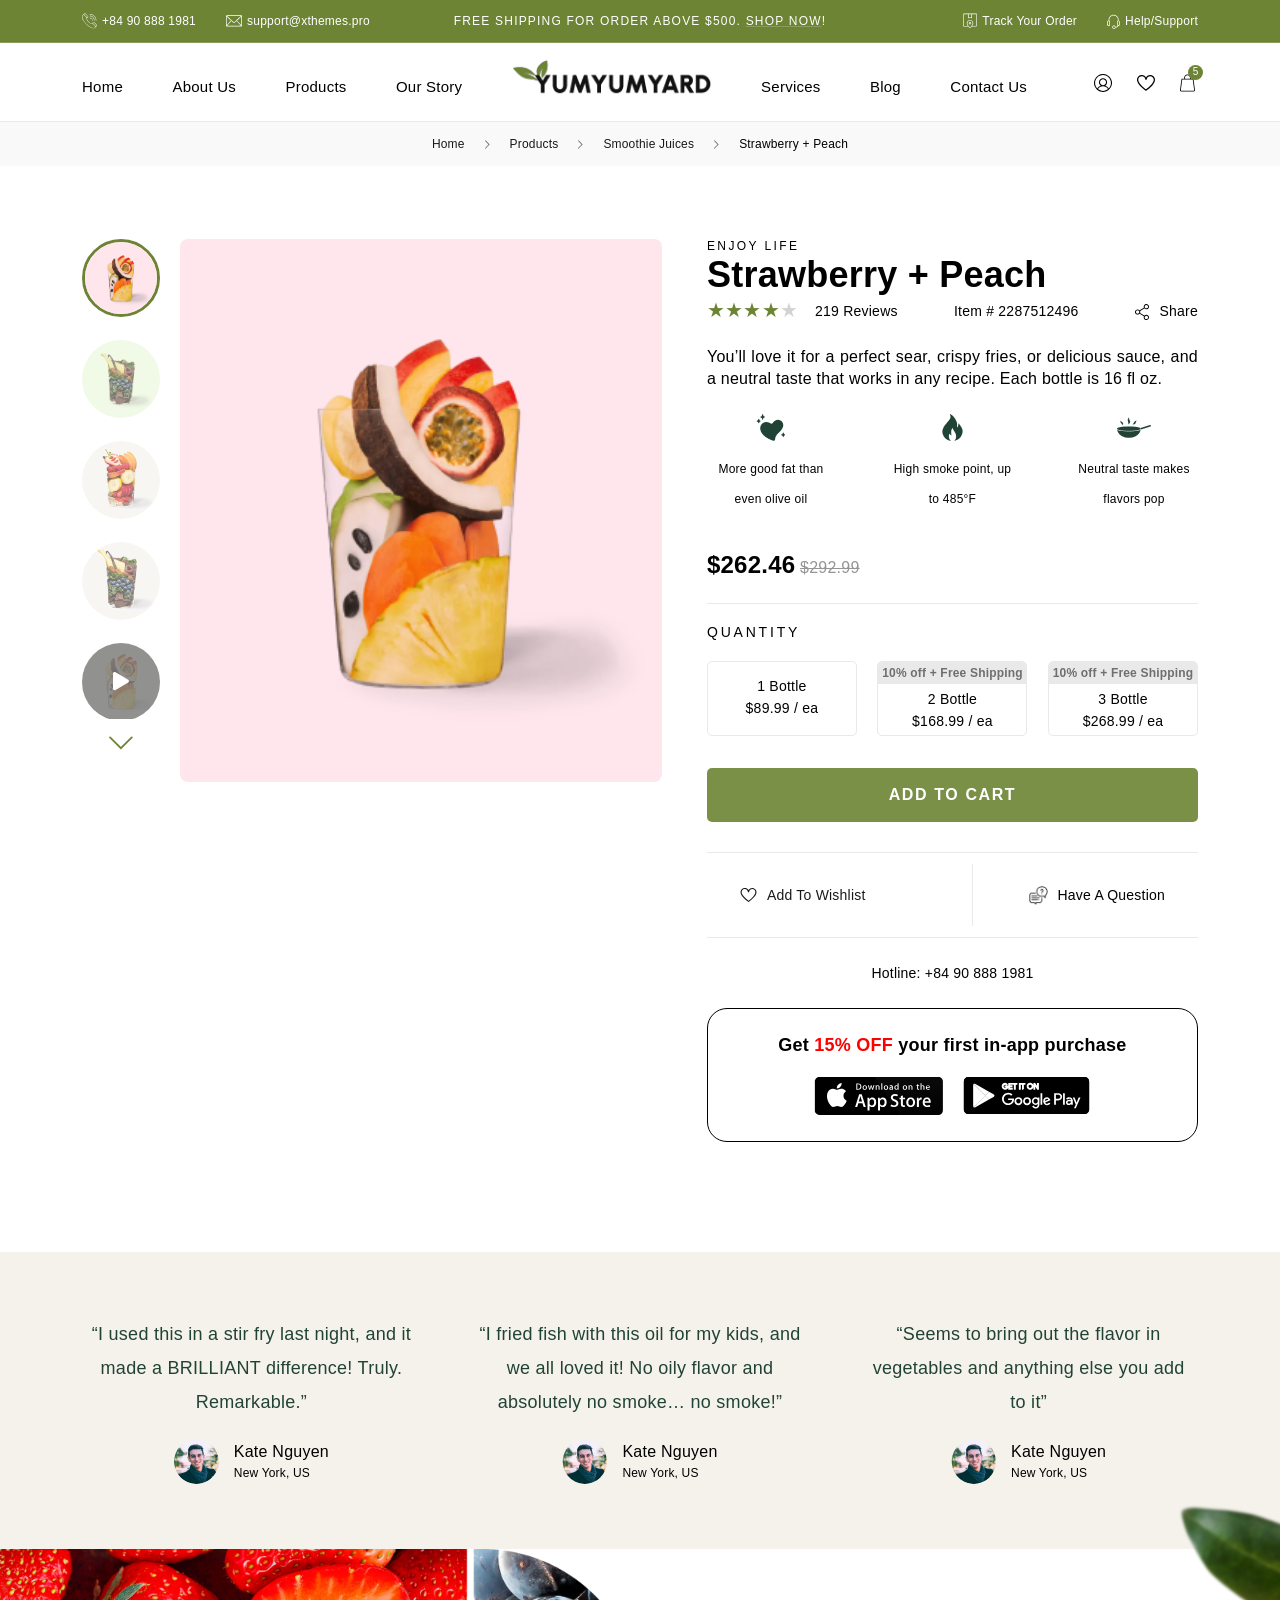
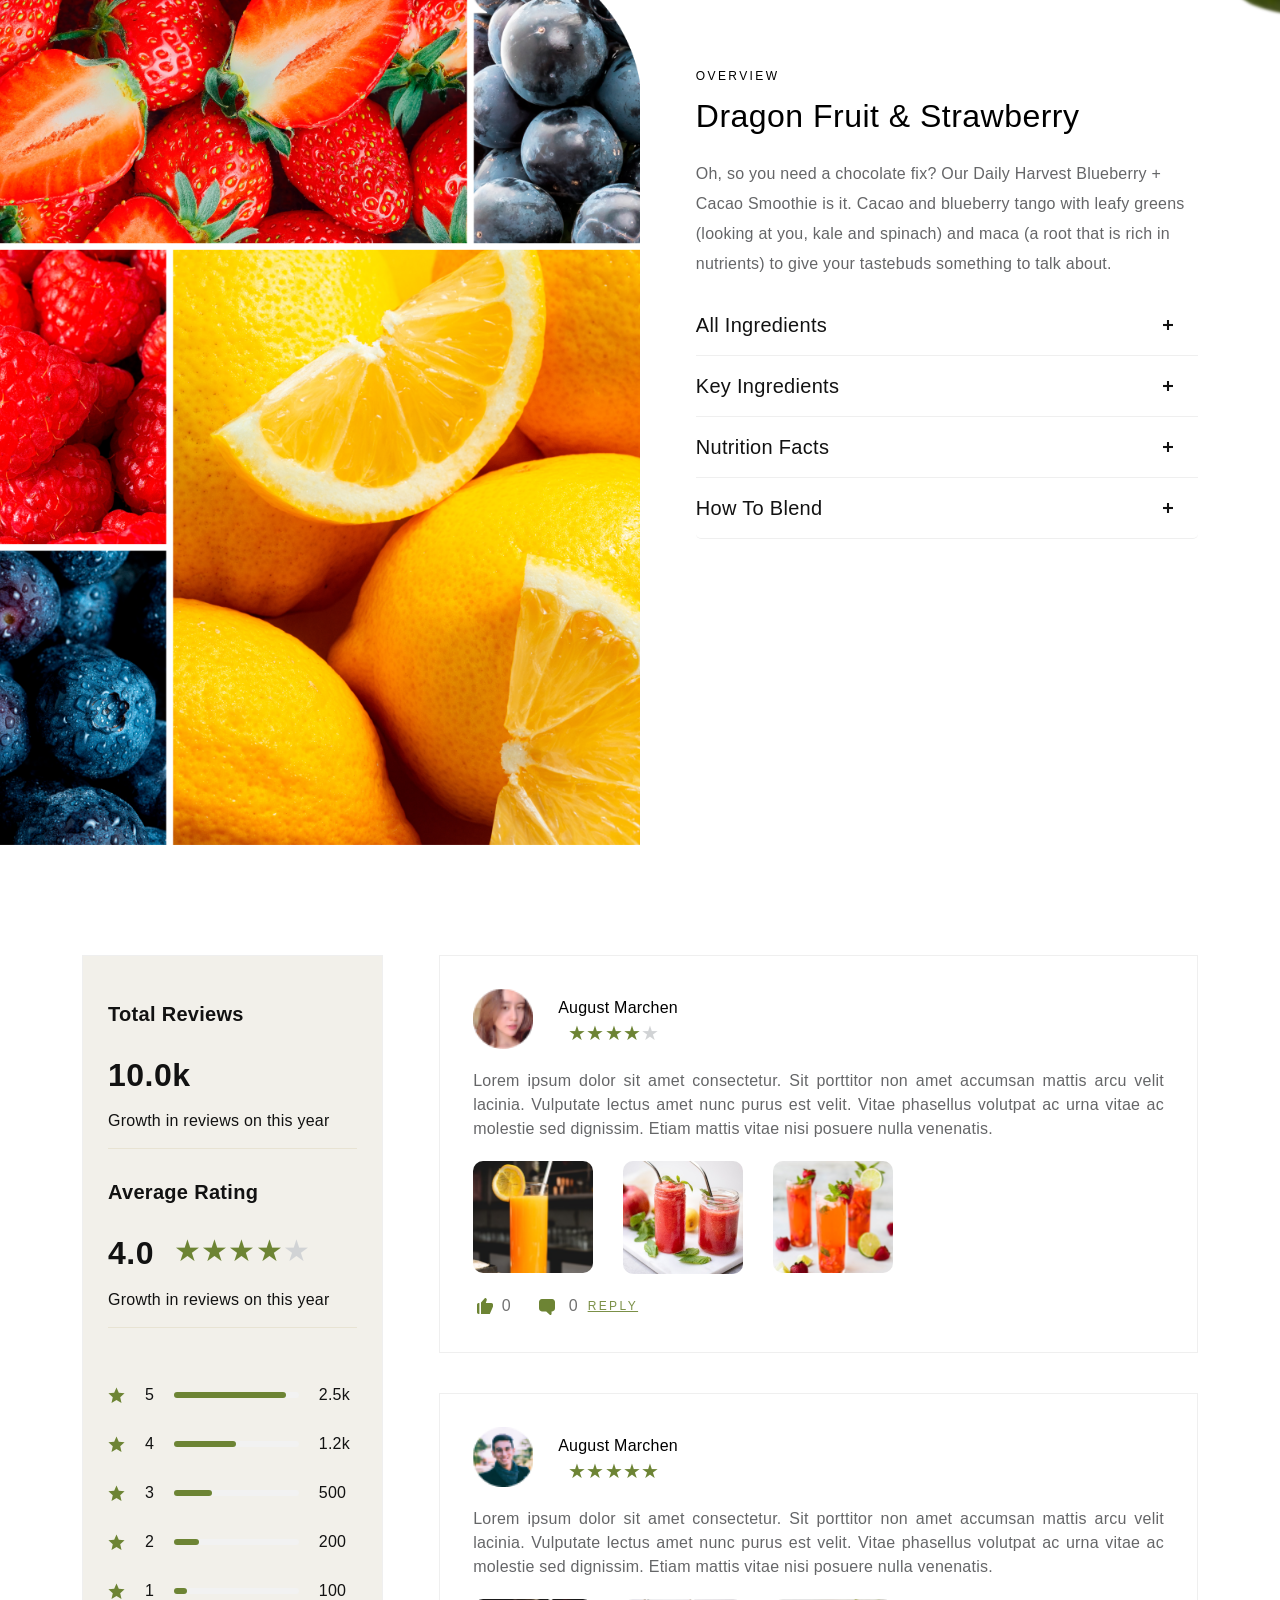
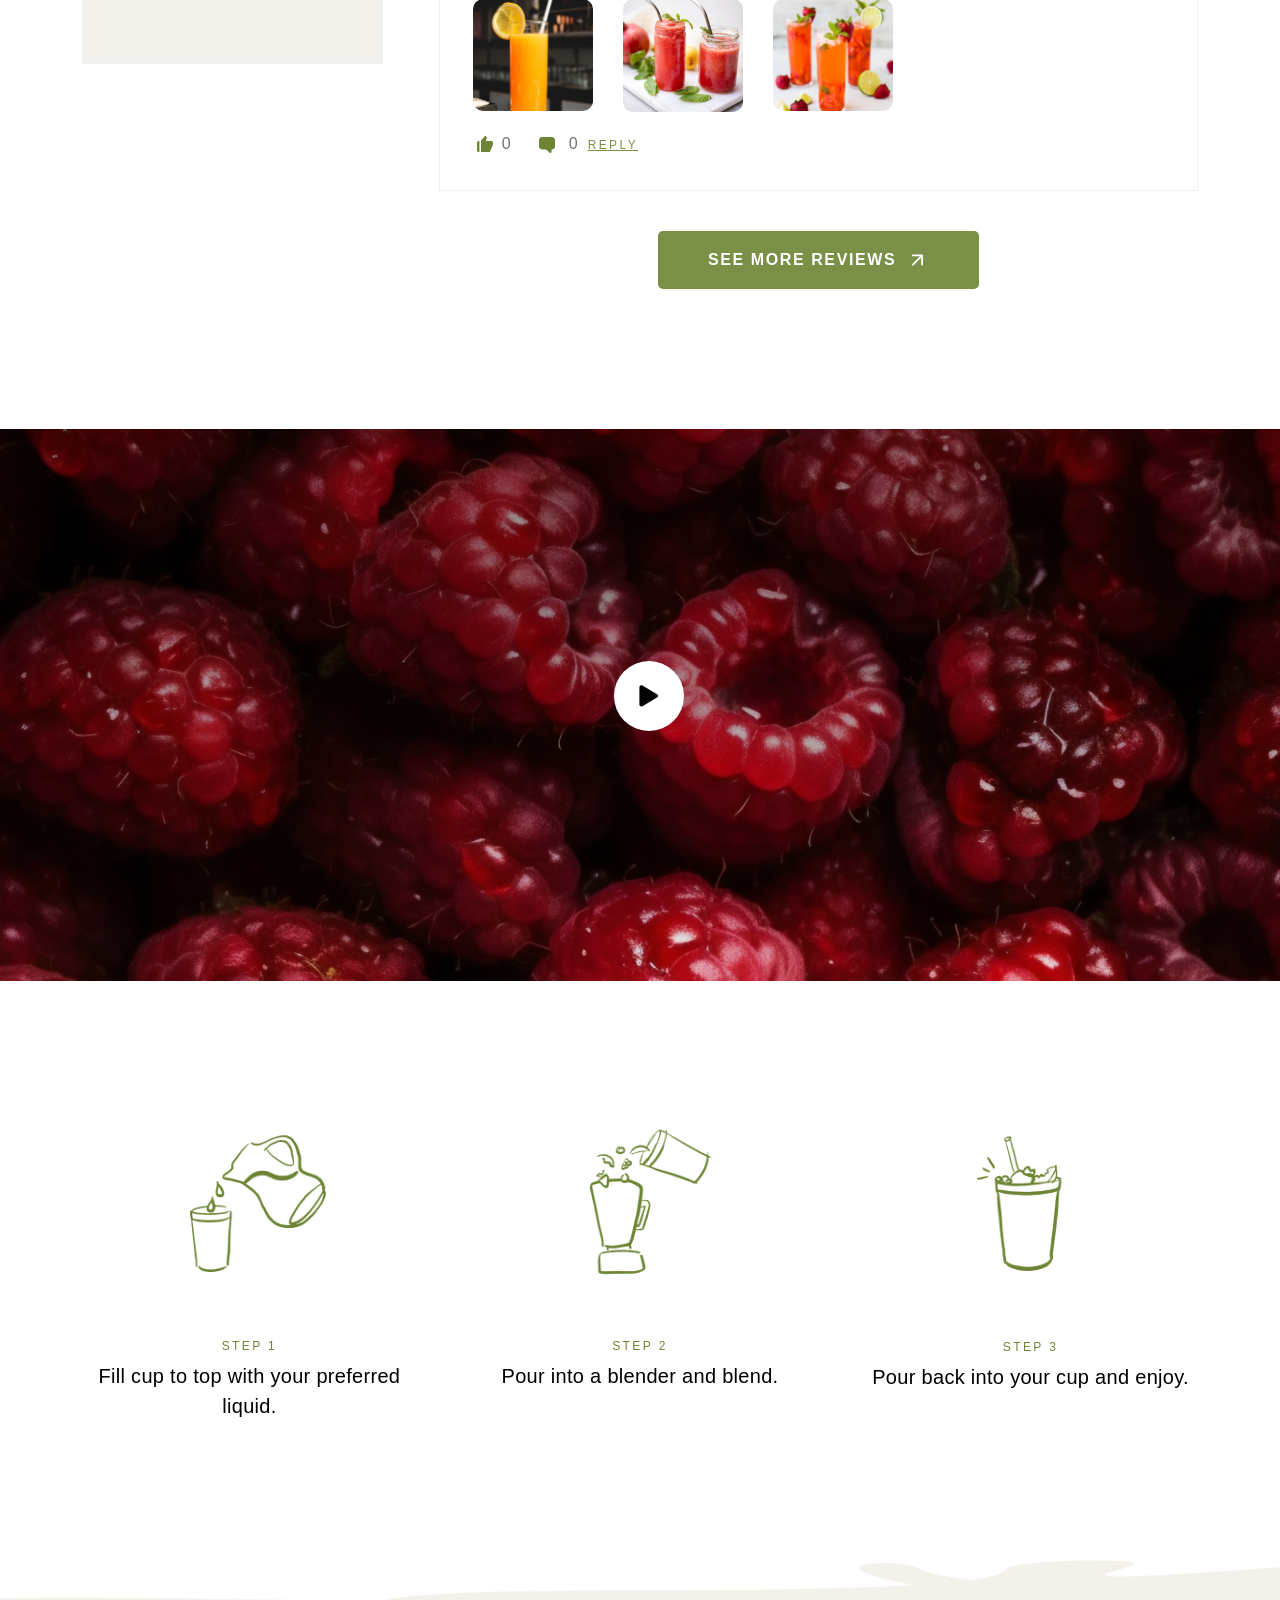
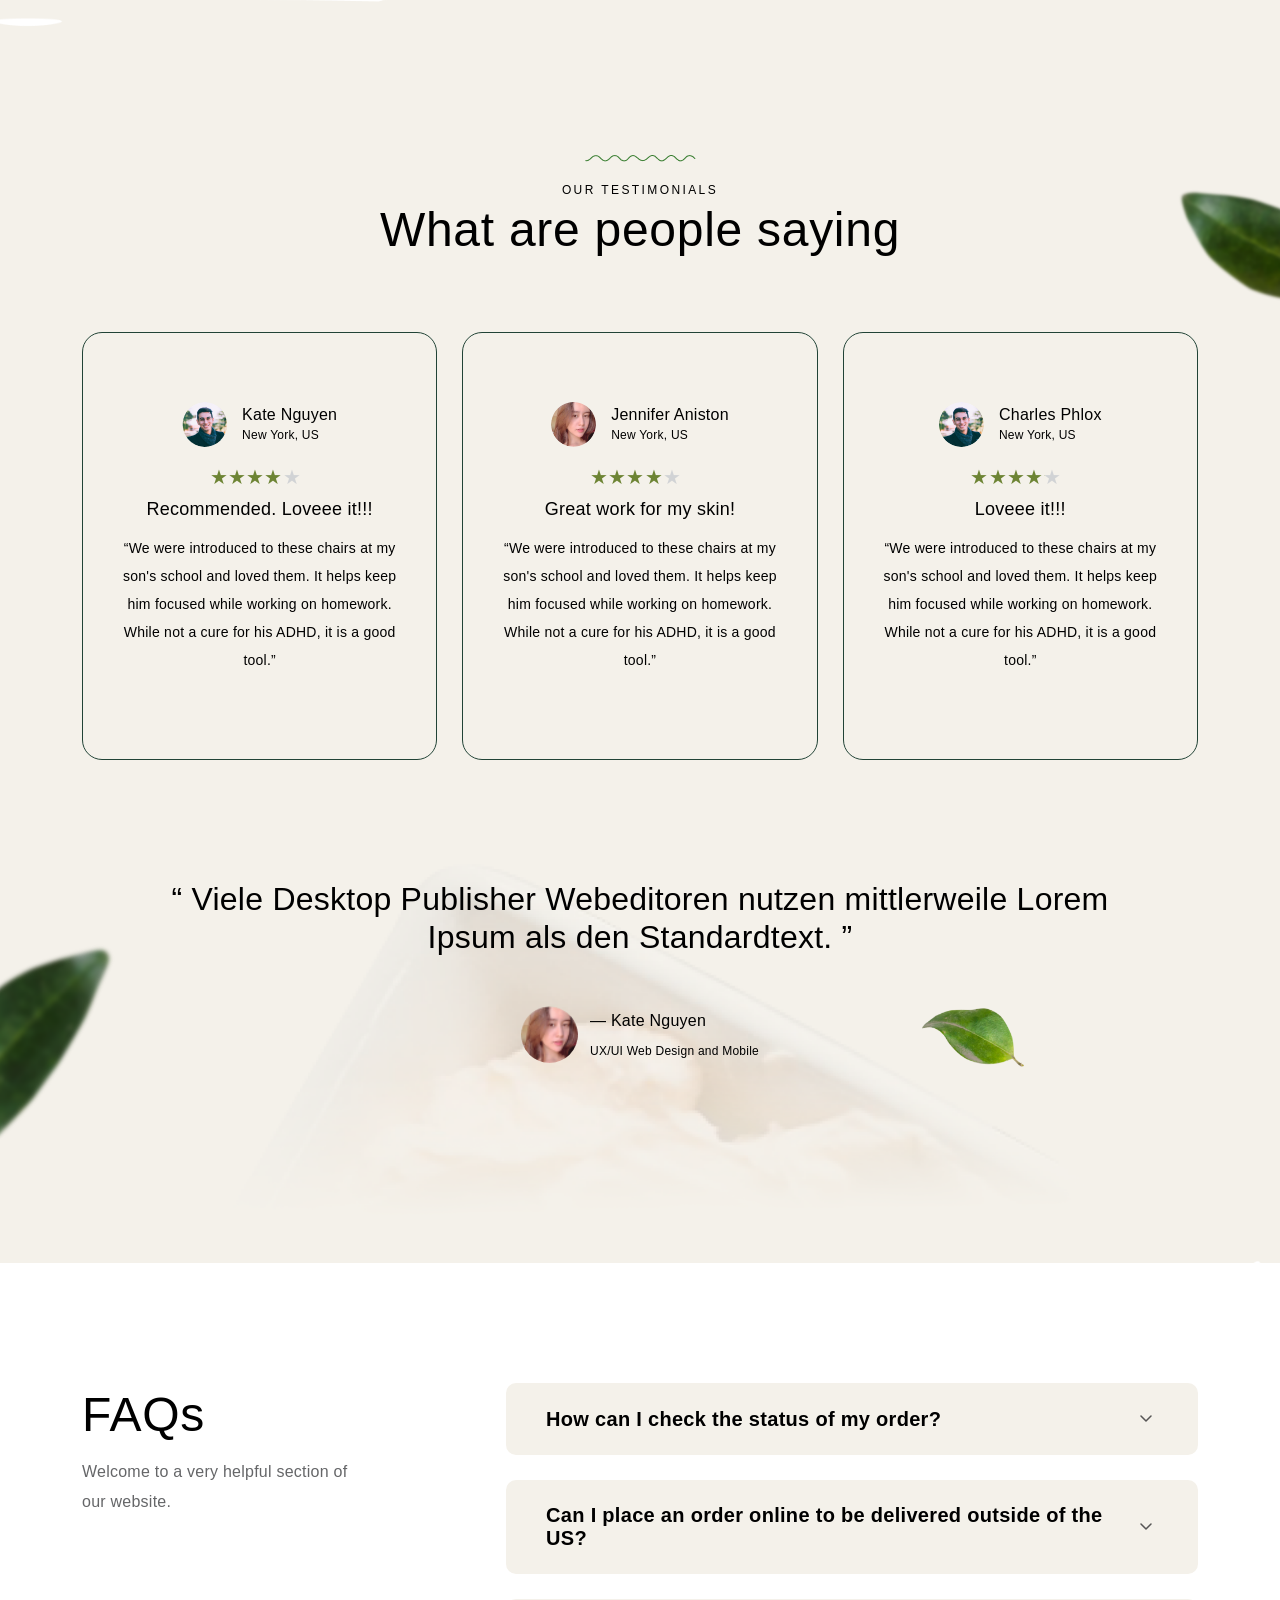
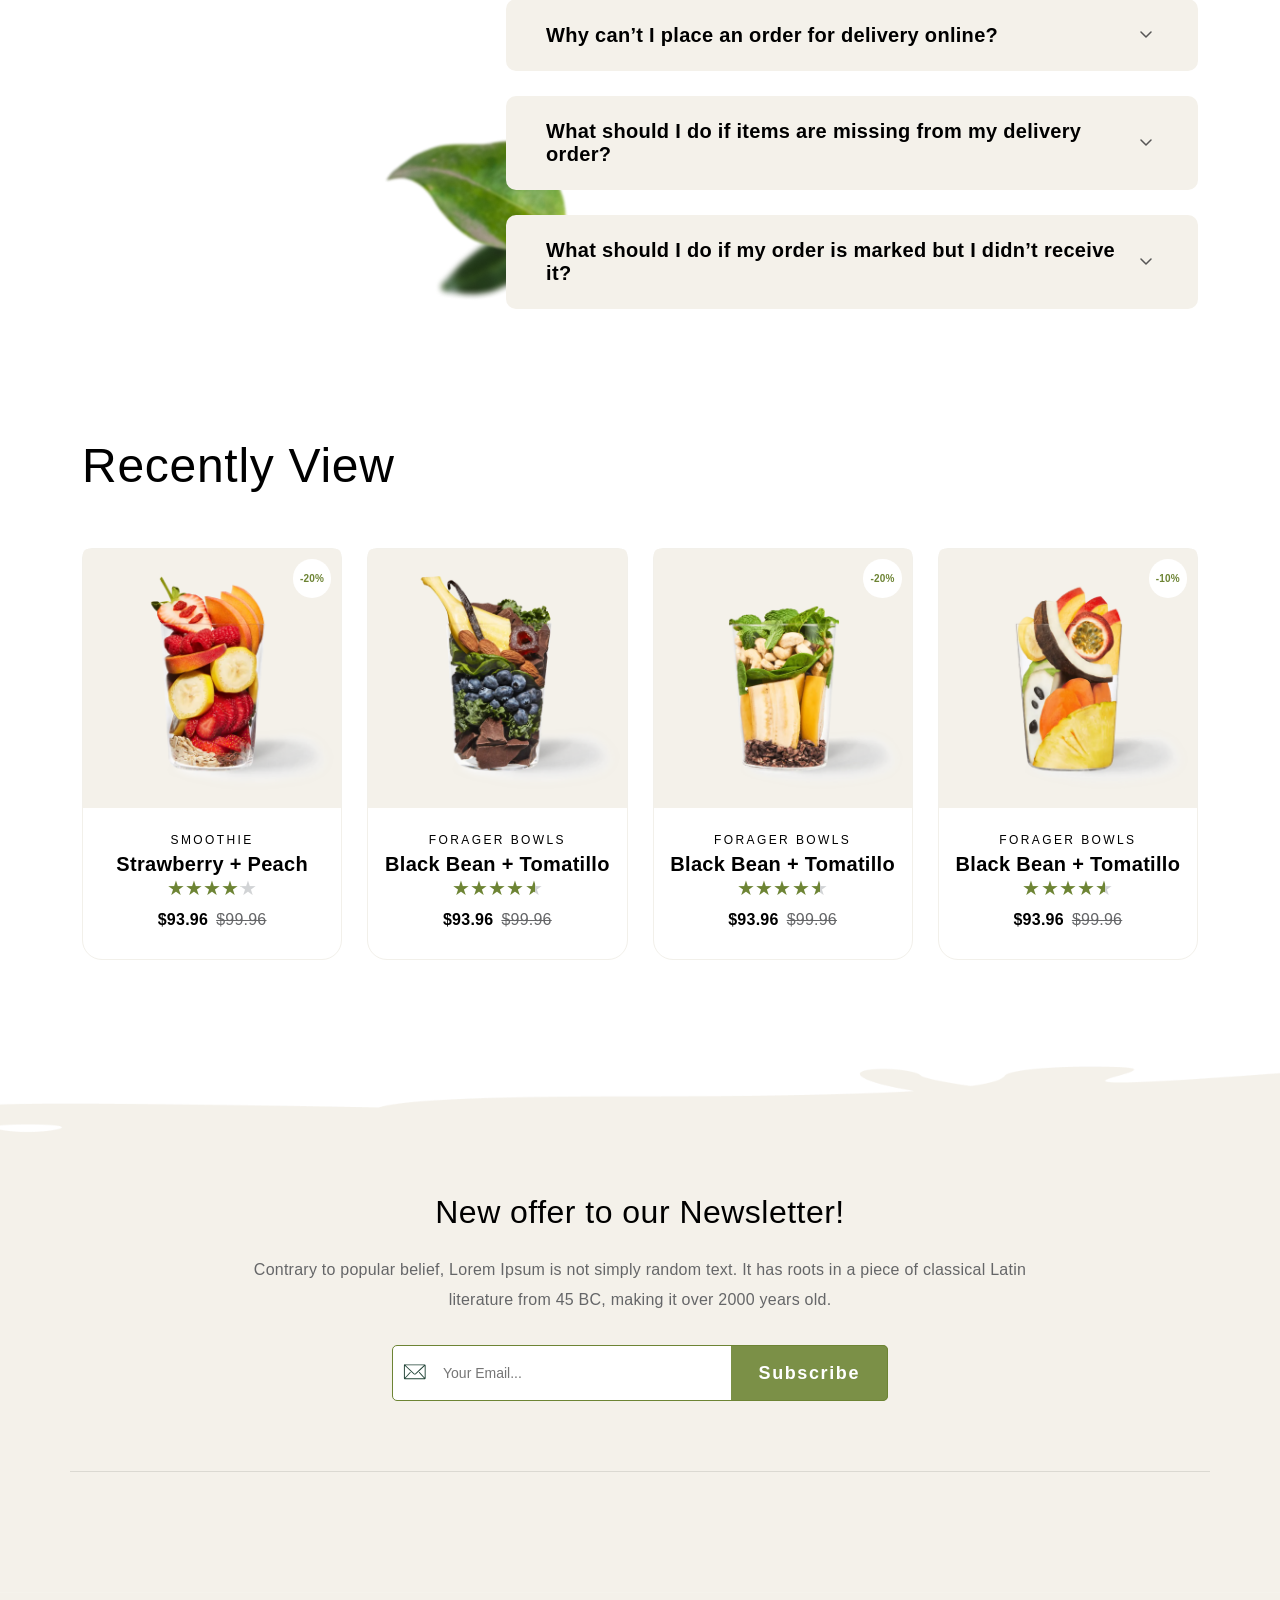
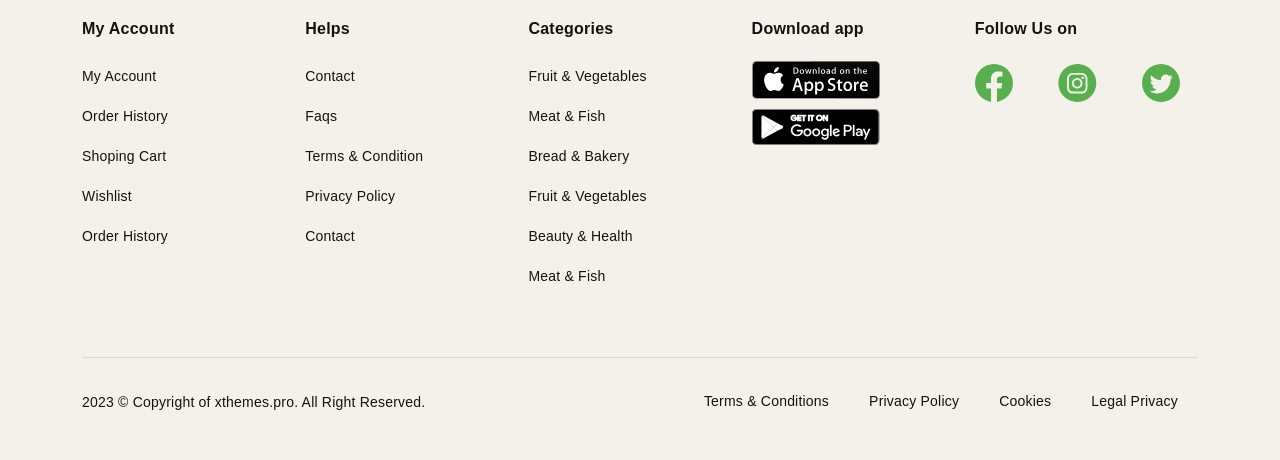
<file: product-detail.html>
<!DOCTYPE html>
<html lang="en">
  <head>
    <meta charset="UTF-8" />
    <meta name="viewport" content="width=device-width, initial-scale=1.0" />
    <link rel="stylesheet" href="./bootstrap/css/bootstrap.min.css" />
    <link
      rel="stylesheet"
      href="https://cdn.jsdelivr.net/npm/swiper@10/swiper-bundle.min.css"
    />
    <link rel="stylesheet" href="assets/wow/animate.css" />
    <link rel="stylesheet" href="./css/main.css" />
    <script src="./bootstrap/js/bootstrap.min.js"></script>
    <title>YumYumYard</title>
  </head>
  <body>

    <!-- START HEADER-->
    <header id="fhm-header" class="header">
      <div class="header-topbar">
        <div class="container">
          <div class="header-topbar-content row align-items-center">
            <div class="col-xl-4">
              <div
                class="header-topbar-info d-xl-flex justify-content-start align-items-center"
              >
                <div
                  class="header-topbar-info-item d-flex justify-content-between align-items-center"
                >
                  <div class="header-topbar-info-icon">
                    <svg
                      width="15"
                      height="16"
                      viewBox="0 0 15 16"
                      fill="none"
                      xmlns="http://www.w3.org/2000/svg"
                    >
                      <path
                        d="M11.561 15.3674C10.4542 15.3509 9.5457 15.0371 8.67021 14.62C7.17113 13.9055 5.85789 12.9227 4.64789 11.7911C3.25205 10.4903 2.02966 9.04488 1.09635 7.36822C0.621437 6.51751 0.237375 5.62962 0.0721874 4.66327C-0.0269252 4.08925 -0.0517034 3.50696 0.179559 2.95771C0.282802 2.71406 0.427341 2.47867 0.609047 2.2887C1.117 1.74771 1.65386 1.2315 2.18246 0.707028C2.62847 0.265151 3.24379 0.261021 3.6898 0.702898C4.42488 1.42972 5.15171 2.16068 5.87854 2.89164C6.31215 3.32938 6.31215 3.94058 5.88267 4.38658C5.67205 4.60546 5.46557 4.83259 5.2343 5.03082C4.89567 5.31576 4.84611 5.66679 4.93697 6.06737C5.06086 6.60423 5.30451 7.08327 5.61423 7.53341C6.36584 8.62778 7.29915 9.52392 8.48437 10.1351C8.83953 10.3168 9.2112 10.4572 9.61591 10.4738C9.87195 10.4861 10.0867 10.4118 10.2684 10.2177C10.4955 9.96993 10.7392 9.73867 10.9787 9.50327C11.4247 9.0614 12.04 9.05727 12.4819 9.49501C13.2129 10.2218 13.9438 10.9528 14.6706 11.6838C15.1125 12.1256 15.1084 12.7451 14.6665 13.1911C14.1544 13.7073 13.6424 14.2235 13.122 14.7315C12.6554 15.1857 12.0896 15.384 11.561 15.3674ZM4.76352 4.88628C3.73522 3.85798 2.71106 2.83382 1.68277 1.80553C1.43912 2.04918 1.18307 2.30935 0.922904 2.56952C0.720549 2.77187 0.584269 3.0114 0.514064 3.28809C0.386044 3.78365 0.431471 4.28334 0.534713 4.77478C0.724679 5.67092 1.09222 6.50099 1.55475 7.28563C3.17359 10.0401 5.36232 12.2289 8.12509 13.8353C9.04601 14.3722 10.0206 14.7934 11.0985 14.9132C11.5982 14.9669 12.1102 14.9627 12.5273 14.653C12.9114 14.3681 13.2418 14.0046 13.5804 13.6867C12.5356 12.6418 11.5156 11.6218 10.4914 10.5976C10.1156 10.928 9.72741 10.9528 9.33096 10.8702C9.0171 10.8 8.69912 10.7133 8.40591 10.577C7.2785 10.0525 6.37823 9.23897 5.61011 8.27675C5.14758 7.6986 4.75526 7.07088 4.55703 6.34819C4.42075 5.81959 4.37533 5.30338 4.76352 4.88628ZM5.12693 4.54351C5.2756 4.39071 5.43253 4.23378 5.5812 4.07686C5.82898 3.81256 5.82898 3.46566 5.57294 3.20549C5.38297 3.0114 5.18888 2.8173 4.99478 2.62321C4.45379 2.08222 3.91693 1.54123 3.37594 1.00437C3.13642 0.764843 2.80191 0.731806 2.56652 0.938291C2.37656 1.10348 2.2155 1.29757 2.05031 1.47102C3.06621 2.4828 4.08625 3.50283 5.12693 4.54351ZM13.9232 13.3398C14.0636 13.1952 14.204 13.0465 14.3485 12.8979C14.6376 12.6005 14.6376 12.2619 14.3485 11.9687C14.0553 11.6714 13.758 11.3782 13.4607 11.0808C13.0353 10.6555 12.6099 10.226 12.1804 9.80061C11.9368 9.56109 11.5982 9.52805 11.3545 9.73867C11.1687 9.89972 11.0076 10.0897 10.8466 10.259C11.8625 11.279 12.8825 12.2991 13.9232 13.3398Z"
                        fill="white"
                      />
                      <path
                        d="M7.7121 1.44625C7.7121 1.30171 7.7121 1.16956 7.7121 1.04154C11.3256 0.946552 14.4352 4.13468 14.3279 7.66143C14.1998 7.66143 14.076 7.66143 13.9273 7.66143C13.8942 5.96413 13.3037 4.4857 12.0978 3.27983C10.8961 2.07396 9.42592 1.48341 7.7121 1.44625Z"
                        fill="white"
                      />
                      <path
                        d="M12.5521 7.6573C12.4199 7.6573 12.2878 7.6573 12.1474 7.6573C12.1226 6.43491 11.6973 5.38184 10.8341 4.52287C9.97517 3.66802 8.92623 3.24679 7.7121 3.21788C7.7121 3.07747 7.7121 2.94532 7.7121 2.81317C10.3055 2.72645 12.643 5.03908 12.5521 7.6573Z"
                        fill="white"
                      />
                      <path
                        d="M10.7846 7.84727C10.6524 7.84727 10.5203 7.84727 10.3757 7.84727C10.351 7.12044 10.1032 6.4886 9.59111 5.97239C9.0749 5.45617 8.44718 5.20013 7.7121 5.18361C7.7121 5.03907 7.7121 4.90692 7.7121 4.77477C9.24834 4.69631 10.8383 6.08802 10.7846 7.84727Z"
                        fill="white"
                      />
                    </svg>
                  </div>
                  <a href="tel:+84 90 888 1981" title="Phone"
                    >+84 90 888 1981</a
                  >
                </div>
                <div
                  class="header-topbar-info-item d-flex justify-content-between align-items-center"
                >
                  <div class="header-topbar-info-icon">
                    <svg
                      width="16"
                      height="12"
                      viewBox="0 0 16 12"
                      fill="none"
                      xmlns="http://www.w3.org/2000/svg"
                    >
                      <path
                        d="M8.00626 0.353119C10.3563 0.353119 12.71 0.353119 15.06 0.353119C15.3265 0.353119 15.5744 0.390128 15.7705 0.593672C15.9556 0.782413 16 1.01926 16 1.27462C16 3.64314 16 6.01535 16 8.38387C16 9.07962 16 9.77537 16 10.4711C16 11.0929 15.6928 11.3963 15.0674 11.3963C10.4007 11.3963 5.73767 11.3963 1.07095 11.3963C1.01544 11.3963 0.959926 11.3963 0.904414 11.3963C0.315986 11.3889 0.00511818 11.0781 0.00511818 10.4896C0.00511818 7.91016 0.00511818 5.3307 0.00511818 2.75124C0.00511818 2.27014 0.0199215 1.78903 0.00141743 1.31163C-0.0244882 0.730601 0.304883 0.338316 0.974729 0.345717C3.31734 0.360521 5.66365 0.353119 8.00626 0.353119ZM15.3079 1.49297C15.208 1.58549 15.1303 1.6521 15.0563 1.72242C13.0209 3.63943 10.9891 5.55275 8.95367 7.46977C8.33563 8.05079 7.67319 8.05079 7.05885 7.46977C4.9901 5.53055 2.92505 3.58392 0.856303 1.641C0.808193 1.59659 0.760083 1.55588 0.70087 1.50777C0.70087 4.3981 0.70087 7.26622 0.70087 10.164C0.756382 10.1084 0.789689 10.0714 0.822996 10.0344C1.65938 9.10552 2.49576 8.17662 3.33214 7.25142C3.68002 6.86654 4.02419 6.48165 4.37207 6.10047C4.5016 5.95614 4.67554 5.92653 4.81987 6.01535C4.9679 6.10417 5.00861 6.2411 4.9679 6.39653C4.94569 6.47425 4.88648 6.54827 4.83097 6.61118C3.65781 7.91386 2.48096 9.21655 1.3078 10.5192C1.25969 10.571 1.21528 10.6266 1.15607 10.6969C5.73396 10.6969 10.2786 10.6969 14.8602 10.6969C14.7824 10.6118 14.7269 10.5451 14.6714 10.4859C13.502 9.18694 12.3288 7.89166 11.1593 6.59268C10.9891 6.40394 10.9817 6.19299 11.1371 6.05606C11.2926 5.91913 11.4961 5.94874 11.6701 6.14118C12.6064 7.1774 13.539 8.21733 14.4753 9.25356C14.7454 9.55332 15.0156 9.84938 15.3117 10.1751C15.3079 7.26252 15.3079 4.3981 15.3079 1.49297ZM1.26339 1.03777C1.25229 1.04887 1.24489 1.06367 1.23379 1.07478C1.2819 1.11178 1.33001 1.14509 1.37072 1.1821C2.6808 2.41447 3.98719 3.64684 5.29727 4.8755C6.06334 5.59716 6.8294 6.31882 7.59917 7.03677C7.85083 7.27362 8.15059 7.26622 8.40965 7.04047C8.46516 6.99236 8.52067 6.94055 8.57248 6.88874C10.5894 4.99023 12.6064 3.09171 14.6233 1.1932C14.6714 1.14879 14.7306 1.11919 14.7861 1.08588C14.7713 1.06737 14.7602 1.05257 14.7454 1.03407C10.2489 1.03777 5.75617 1.03777 1.26339 1.03777Z"
                        fill="white"
                      />
                    </svg>
                  </div>
                  <a href="mailto:support@xthemes.pro" title="Mail"
                    >support@xthemes.pro</a
                  >
                </div>
              </div>
            </div>
            <div class="col-xl-4">
              <div class="header-topbar-notice">
                <div class="swiper header-topbar-slider">
                  <div class="swiper-wrapper">
                    <div class="swiper-slide header-topbar-slide">
                      <p>
                        Free Shipping for order above $500.
                        <a href="#" title="shop now">Shop now</a>!
                      </p>
                    </div>
                    <div class="swiper-slide header-topbar-slide">
                      <p>
                        Free Shipping for order above $500.
                        <a href="#" title="shop now">Shop now</a>!
                      </p>
                    </div>
                    <div class="swiper-slide header-topbar-slide">
                      <p>
                        Free Shipping for order above $500.
                        <a href="#" title="shop now">Shop now</a>!
                      </p>
                    </div>
                  </div>
                </div>
              </div>
            </div>
            <div class="col-xl-4">
              <div
                class="header-topbar-info d-xl-flex justify-content-end align-items-center"
              >
                <div
                  class="header-topbar-info-item d-flex justify-content-between align-items-center"
                >
                  <div class="header-topbar-info-icon">
                    <svg
                      width="14"
                      height="16"
                      viewBox="0 0 14 16"
                      fill="none"
                      xmlns="http://www.w3.org/2000/svg"
                    >
                      <path
                        d="M6.99963 0.614284C8.96779 0.614284 10.936 0.614284 12.9041 0.614284C13.5947 0.614284 13.9992 1.01583 13.9992 1.70636C13.9992 4.57191 13.9992 7.43442 13.9992 10.3C13.9992 10.9844 14.0023 11.6658 13.9962 12.3503C13.9962 12.4902 13.9871 12.6362 13.9506 12.7701C13.838 13.2142 13.4791 13.488 13.0197 13.488C11.6904 13.488 10.358 13.491 9.02863 13.4849C8.89783 13.4849 8.81569 13.5275 8.73356 13.6218C8.28639 14.142 7.79663 14.6135 7.23994 15.0181C7.03005 15.1702 6.95095 15.1672 6.74106 15.009C6.18437 14.5922 5.67332 14.1268 5.22919 13.5884C5.16531 13.5093 5.09534 13.4849 4.99496 13.4849C3.68386 13.488 2.37276 13.4728 1.06471 13.4941C0.526277 13.5032 -0.00302894 13.1169 1.30493e-05 12.4324C0.00913901 9.25049 0.00609716 6.06553 0.00609716 2.88361C0.00609716 2.47294 0.00305518 2.06227 0.00609716 1.65464C0.0121811 1.01279 0.407639 0.614284 1.0495 0.614284C3.03287 0.611242 5.01625 0.611242 6.99963 0.614284C6.99963 0.611242 6.99963 0.611242 6.99963 0.614284ZM5.00104 1.23789C4.95237 1.23181 4.92499 1.22877 4.89457 1.22877C3.60477 1.22877 2.31497 1.22877 1.02212 1.22877C0.748342 1.22877 0.620579 1.3687 0.620579 1.64856C0.620579 5.24723 0.620579 8.8459 0.620579 12.4446C0.620579 12.7518 0.748342 12.8796 1.05254 12.8796C2.20545 12.8796 3.36141 12.8796 4.51432 12.8796C4.56299 12.8796 4.60862 12.8735 4.64209 12.8735C4.45652 12.4993 4.25271 12.1434 4.10061 11.7693C3.79033 11.0057 3.68082 10.2178 3.89072 9.40259C4.28922 7.86638 5.82542 6.78343 7.51372 7.04809C9.27199 7.32491 10.4736 9.01321 10.1755 10.811C10.0599 11.5137 9.78 12.1495 9.39975 12.7457C9.37542 12.7822 9.36021 12.8218 9.32979 12.8796C9.39975 12.8796 9.44843 12.8796 9.4971 12.8796C10.6409 12.8796 11.7847 12.8796 12.9285 12.8796C13.2631 12.8796 13.3817 12.764 13.3817 12.4233C13.3817 8.83982 13.3817 5.25636 13.3817 1.6729C13.3817 1.33524 13.2783 1.22877 12.9406 1.22877C11.6843 1.22877 10.431 1.22877 9.17465 1.22877C9.11989 1.22877 9.06514 1.22877 8.99821 1.22877C8.99821 1.3109 8.99821 1.37174 8.99821 1.42954C8.99821 2.60983 8.99821 3.78708 8.99821 4.96737C8.99821 5.31416 8.7731 5.448 8.46282 5.28374C8.01565 5.0495 7.56544 4.81527 7.12131 4.57799C7.03613 4.53236 6.97225 4.52932 6.88403 4.57495C6.44294 4.81223 5.99881 5.04038 5.55468 5.27157C5.21702 5.448 5.00104 5.32024 5.00104 4.93999C5.00104 3.76578 5.00104 2.59158 5.00104 1.41737C5.00104 1.35957 5.00104 1.30177 5.00104 1.23789ZM6.99963 14.4371C7.11522 14.3428 7.22473 14.2546 7.3312 14.1633C8.1282 13.4697 8.81265 12.6849 9.25678 11.7145C9.52752 11.1183 9.66441 10.4916 9.57011 9.84367C9.35108 8.32572 7.89093 7.33708 6.40035 7.69299C5.08622 8.00631 4.22533 9.23528 4.43523 10.662C4.53257 11.313 4.7881 11.897 5.14097 12.4446C5.63986 13.2172 6.27868 13.8591 6.99963 14.4371ZM8.36548 1.24702C7.44984 1.24702 6.54333 1.24702 5.63377 1.24702C5.63377 2.34518 5.63377 3.43116 5.63377 4.53845C6.02619 4.33159 6.4034 4.13995 6.77756 3.93918C6.92966 3.85704 7.06655 3.85704 7.22169 3.94222C7.51676 4.10649 7.82096 4.25858 8.11908 4.41373C8.19817 4.45327 8.27726 4.49282 8.36548 4.53845C8.36548 3.42812 8.36548 2.34213 8.36548 1.24702Z"
                        fill="white"
                      />
                      <path
                        d="M5.77978 10.2209C5.78586 9.5121 6.32429 8.98887 7.0422 8.99496C7.68406 9.00104 8.2377 9.57902 8.22553 10.233C8.21337 10.9084 7.66581 11.4529 7.00265 11.4468C6.31212 11.4346 5.77369 10.8932 5.77978 10.2209ZM7.60801 10.1965C7.60497 9.87105 7.33727 9.60031 7.01178 9.59727C6.65891 9.59423 6.38513 9.86497 6.38513 10.2148C6.38513 10.5585 6.65891 10.8323 6.99961 10.8293C7.34944 10.8323 7.61105 10.5555 7.60801 10.1965Z"
                        fill="white"
                      />
                    </svg>
                  </div>
                  <a href="#" title="Track Your Order">Track Your Order</a>
                </div>
                <div
                  class="header-topbar-info-item d-flex justify-content-between align-items-center"
                >
                  <div class="header-topbar-info-icon">
                    <svg
                      width="13"
                      height="15"
                      viewBox="0 0 13 15"
                      fill="none"
                      xmlns="http://www.w3.org/2000/svg"
                    >
                      <path
                        d="M6.74635 14.9596C6.44694 14.8971 6.16093 14.8032 5.91068 14.6155C5.29844 14.1597 5.04819 13.3821 5.29397 12.6716C5.54423 11.9521 6.2235 11.4829 6.99661 11.5008C7.7295 11.5186 8.39089 12.0325 8.60092 12.752C8.61433 12.7923 8.62327 12.8325 8.63668 12.8727C9.29807 13.0068 10.4957 12.4079 10.889 11.7331C10.7683 11.7331 10.6611 11.7331 10.5538 11.7331C10.308 11.7287 10.1829 11.6035 10.1829 11.3533C10.1829 9.94112 10.1829 8.52897 10.1829 7.11681C10.1829 7.02743 10.2008 6.93359 10.2321 6.84868C10.2812 6.71908 10.3795 6.64311 10.5315 6.64758C10.6432 6.65205 10.7504 6.64758 10.8532 6.64758C10.8666 6.62524 10.8756 6.62077 10.8756 6.61183C10.9292 5.56165 10.8711 4.52934 10.2902 3.60876C9.36957 2.14298 8.04232 1.40562 6.3084 1.5084C4.23932 1.62906 2.59479 3.17528 2.32666 5.21755C2.26409 5.68231 2.28644 6.15601 2.26856 6.64758C2.39816 6.64758 2.50094 6.64758 2.60372 6.64758C2.81823 6.64758 2.94336 6.7593 2.97464 6.97381C2.98358 7.03637 2.98358 7.1034 2.98358 7.16597C2.98358 8.55578 2.98358 9.94559 2.98358 11.3309C2.98358 11.6125 2.86739 11.7287 2.59032 11.7287C2.16131 11.7287 1.7323 11.7421 1.30329 11.7197C0.601678 11.6884 0.0296654 11.1254 0.01179 10.4282C-0.00608542 9.61937 -0.00161657 8.81497 0.01179 8.00611C0.0251966 7.32685 0.597209 6.61183 1.43735 6.64758C1.47757 6.64758 1.51779 6.64758 1.58483 6.64758C1.58483 6.58055 1.58483 6.52245 1.58483 6.46436C1.58929 5.92363 1.55801 5.38289 1.6742 4.8511C2.04065 3.12165 3.0238 1.87038 4.65046 1.18217C7.37646 0.0292081 10.4466 1.46371 11.3537 4.27462C11.5325 4.82429 11.5951 5.39183 11.5906 5.96385C11.5906 6.18282 11.5906 6.40626 11.5906 6.63864C11.8721 6.64311 12.1179 6.72355 12.3279 6.89784C12.7301 7.22406 12.9625 7.65307 12.9804 8.16252C13.0072 8.94904 13.0027 9.74003 12.9893 10.531C12.9804 11.1254 12.6095 11.5544 12.0196 11.6527C11.814 11.6884 11.7023 11.7778 11.5951 11.9432C11.0588 12.7833 10.2991 13.3062 9.32488 13.5028C9.10591 13.5475 8.87799 13.5609 8.64115 13.5877C8.53836 14.1284 8.22554 14.5262 7.72503 14.763C7.54181 14.8524 7.33624 14.8926 7.13961 14.9552C7.00555 14.9596 6.87595 14.9596 6.74635 14.9596ZM2.28197 7.34472C2.00937 7.34472 1.75017 7.34472 1.49098 7.34472C1.01281 7.34472 0.7134 7.6352 0.708931 8.11336C0.704462 8.85966 0.704462 9.60596 0.708931 10.3523C0.708931 10.7276 0.999407 11.0181 1.37479 11.0271C1.64739 11.0315 1.91999 11.0271 2.19259 11.0271C2.22387 11.0271 2.25515 11.0181 2.28197 11.0136C2.28197 9.79365 2.28197 8.57812 2.28197 7.34472ZM10.8934 11.0271C11.1258 11.0271 11.3537 11.0271 11.5772 11.0271C11.6353 11.0271 11.6978 11.0271 11.7559 11.0181C12.0956 10.969 12.2833 10.7947 12.2877 10.5042C12.2922 9.74896 12.2922 8.99373 12.2877 8.23402C12.2833 7.97036 12.1849 7.72457 12.0017 7.53241C11.9168 7.4475 11.8006 7.3626 11.6889 7.34919C11.4297 7.32238 11.166 7.34025 10.8979 7.34025C10.8934 8.57812 10.8934 9.79812 10.8934 11.0271ZM7.97082 13.2525C7.96635 12.6448 7.52393 12.189 6.93404 12.189C6.3665 12.189 5.89727 12.6582 5.90174 13.2168C5.91068 13.7843 6.40225 14.267 6.96533 14.258C7.51946 14.2491 7.97082 13.7977 7.97082 13.2525Z"
                        fill="white"
                      />
                    </svg>
                  </div>
                  <a href="#" title="Help/Support">Help/Support</a>
                </div>
              </div>
            </div>
          </div>
        </div>
      </div>
      <div class="header-wrapper">
        <div class="container">
          <div class="header-container">
            <nav class="header-nav">
              <ul class="header-nav-list">
                <li class="header-nav-item">
                  <a href="homepage.html" class="header-nav-link" title="Home"
                    >Home</a
                  >
                  <div class="mega-menu mega-menu1 position-absolute">
                    <div class="mega-menu-list d-flex">
                      <div class="mega-menu-col">
                        <div class="mega-menu-title">Category</div>
                        <ul class="mega-menu-list">
                          <li>
                            <a href="#" class="mega-menu-list-item"
                              >Home Accessories</a
                            >
                          </li>
                          <li>
                            <a href="#" class="mega-menu-list-item"
                              >Best sellers</a
                            >
                          </li>
                          <li>
                            <a href="#" class="mega-menu-list-item"
                              >As-is online</a
                            >
                          </li>
                          <li>
                            <a href="#" class="mega-menu-list-item"
                              >Limited collections</a
                            >
                          </li>
                          <li>
                            <a href="#" class="mega-menu-list-item"
                              >Last chance</a
                            >
                          </li>
                          <li>
                            <a href="#" class="mega-menu-list-item"
                              >Home Accessories</a
                            >
                          </li>
                          <li>
                            <a href="#" class="mega-menu-list-item"
                              >Best sellers</a
                            >
                          </li>
                          <li>
                            <a href="#" class="mega-menu-list-item"
                              >As-is online</a
                            >
                          </li>
                        </ul>
                      </div>

                      <div class="mega-menu-col">
                        <div class="mega-menu-title">Collections</div>
                        <ul class="mega-menu-list">
                          <li>
                            <div class="mega-menu-list-item">
                              <div class="item-img">
                                <img
                                  src="./assets/images/mega-menu-item1.png"
                                  alt=""
                                />
                              </div>
                              <div class="item-info">
                                <a href=""
                                  >Plant Protein
                                  <svg
                                    xmlns="http://www.w3.org/2000/svg"
                                    width="16"
                                    height="8"
                                    viewBox="0 0 16 8"
                                    fill="none"
                                  >
                                    <g clip-path="url(#clip0_78_6789)">
                                      <path
                                        d="M11.937 8.00009C11.6858 7.88909 11.5797 7.75876 11.6323 7.56763C11.6617 7.46068 11.7406 7.35686 11.8217 7.27548C12.547 6.54713 13.2775 5.82408 14.0069 5.09978C14.2426 4.86594 14.4797 4.63334 14.7546 4.36208H14.5238C9.936 4.36208 5.34847 4.36208 0.760624 4.36208C0.641004 4.36208 0.52107 4.36582 0.40145 4.36114C0.16127 4.35116 -0.000624474 4.20057 1.81067e-06 3.99416C0.000628095 3.79461 0.155007 3.64745 0.387672 3.62812C0.43934 3.62375 0.491635 3.62656 0.54393 3.62656C5.19941 3.62656 9.8549 3.62656 14.5101 3.62656H14.7387C14.672 3.55609 14.6319 3.51119 14.5893 3.4691C13.6546 2.53902 12.7198 1.60925 11.7851 0.678859C11.6004 0.495213 11.5703 0.305954 11.6962 0.142574C11.8183 -0.0158168 12.0328 -0.0469962 12.1934 0.0730444C12.2432 0.110148 12.289 0.153175 12.3331 0.196826C13.4936 1.3489 14.6541 2.50098 15.8124 3.65524C15.8848 3.72727 15.938 3.818 16 3.9V4.08645C15.9264 4.17937 15.8616 4.2807 15.7783 4.36395C14.6422 5.49701 13.5046 6.62819 12.3635 7.75626C12.2667 7.85167 12.1424 7.91933 12.0309 7.99977H11.9373L11.937 8.00009Z"
                                        fill="black"
                                      />
                                    </g>
                                    <defs>
                                      <clipPath id="clip0_78_6789">
                                        <rect
                                          width="16"
                                          height="8"
                                          fill="white"
                                        />
                                      </clipPath>
                                    </defs>
                                  </svg>
                                </a>
                                <p>100% healthy & Fresh food.</p>
                              </div>
                            </div>
                          </li>
                          <li>
                            <div class="mega-menu-list-item">
                              <div class="item-img">
                                <img
                                  src="./assets/images/mega-menu-item2.png"
                                  alt=""
                                />
                              </div>
                              <div class="item-info">
                                <a href=""
                                  >Strawberry + Peach
                                  <svg
                                    xmlns="http://www.w3.org/2000/svg"
                                    width="16"
                                    height="8"
                                    viewBox="0 0 16 8"
                                    fill="none"
                                  >
                                    <g clip-path="url(#clip0_78_6789)">
                                      <path
                                        d="M11.937 8.00009C11.6858 7.88909 11.5797 7.75876 11.6323 7.56763C11.6617 7.46068 11.7406 7.35686 11.8217 7.27548C12.547 6.54713 13.2775 5.82408 14.0069 5.09978C14.2426 4.86594 14.4797 4.63334 14.7546 4.36208H14.5238C9.936 4.36208 5.34847 4.36208 0.760624 4.36208C0.641004 4.36208 0.52107 4.36582 0.40145 4.36114C0.16127 4.35116 -0.000624474 4.20057 1.81067e-06 3.99416C0.000628095 3.79461 0.155007 3.64745 0.387672 3.62812C0.43934 3.62375 0.491635 3.62656 0.54393 3.62656C5.19941 3.62656 9.8549 3.62656 14.5101 3.62656H14.7387C14.672 3.55609 14.6319 3.51119 14.5893 3.4691C13.6546 2.53902 12.7198 1.60925 11.7851 0.678859C11.6004 0.495213 11.5703 0.305954 11.6962 0.142574C11.8183 -0.0158168 12.0328 -0.0469962 12.1934 0.0730444C12.2432 0.110148 12.289 0.153175 12.3331 0.196826C13.4936 1.3489 14.6541 2.50098 15.8124 3.65524C15.8848 3.72727 15.938 3.818 16 3.9V4.08645C15.9264 4.17937 15.8616 4.2807 15.7783 4.36395C14.6422 5.49701 13.5046 6.62819 12.3635 7.75626C12.2667 7.85167 12.1424 7.91933 12.0309 7.99977H11.9373L11.937 8.00009Z"
                                        fill="black"
                                      />
                                    </g>
                                    <defs>
                                      <clipPath id="clip0_78_6789">
                                        <rect
                                          width="16"
                                          height="8"
                                          fill="white"
                                        />
                                      </clipPath>
                                    </defs>
                                  </svg>
                                </a>
                                <p>100% Fresh food.</p>
                              </div>
                            </div>
                          </li>
                          <li>
                            <div class="mega-menu-list-item">
                              <div class="item-img">
                                <img
                                  src="./assets/images/mega-menu-item3.png"
                                  alt=""
                                />
                              </div>
                              <div class="item-info">
                                <a href=""
                                  >Fruits and Vegetable
                                  <svg
                                    xmlns="http://www.w3.org/2000/svg"
                                    width="16"
                                    height="8"
                                    viewBox="0 0 16 8"
                                    fill="none"
                                  >
                                    <g clip-path="url(#clip0_78_6789)">
                                      <path
                                        d="M11.937 8.00009C11.6858 7.88909 11.5797 7.75876 11.6323 7.56763C11.6617 7.46068 11.7406 7.35686 11.8217 7.27548C12.547 6.54713 13.2775 5.82408 14.0069 5.09978C14.2426 4.86594 14.4797 4.63334 14.7546 4.36208H14.5238C9.936 4.36208 5.34847 4.36208 0.760624 4.36208C0.641004 4.36208 0.52107 4.36582 0.40145 4.36114C0.16127 4.35116 -0.000624474 4.20057 1.81067e-06 3.99416C0.000628095 3.79461 0.155007 3.64745 0.387672 3.62812C0.43934 3.62375 0.491635 3.62656 0.54393 3.62656C5.19941 3.62656 9.8549 3.62656 14.5101 3.62656H14.7387C14.672 3.55609 14.6319 3.51119 14.5893 3.4691C13.6546 2.53902 12.7198 1.60925 11.7851 0.678859C11.6004 0.495213 11.5703 0.305954 11.6962 0.142574C11.8183 -0.0158168 12.0328 -0.0469962 12.1934 0.0730444C12.2432 0.110148 12.289 0.153175 12.3331 0.196826C13.4936 1.3489 14.6541 2.50098 15.8124 3.65524C15.8848 3.72727 15.938 3.818 16 3.9V4.08645C15.9264 4.17937 15.8616 4.2807 15.7783 4.36395C14.6422 5.49701 13.5046 6.62819 12.3635 7.75626C12.2667 7.85167 12.1424 7.91933 12.0309 7.99977H11.9373L11.937 8.00009Z"
                                        fill="black"
                                      />
                                    </g>
                                    <defs>
                                      <clipPath id="clip0_78_6789">
                                        <rect
                                          width="16"
                                          height="8"
                                          fill="white"
                                        />
                                      </clipPath>
                                    </defs>
                                  </svg>
                                </a>
                                <p>100% Fresh food.</p>
                              </div>
                            </div>
                          </li>
                          <li>
                            <div class="mega-menu-list-item">
                              <div class="item-img">
                                <img
                                  src="./assets/images/mega-menu-item4.png"
                                  alt=""
                                />
                              </div>
                              <div class="item-info">
                                <a href=""
                                  >Harvest Bowels
                                  <svg
                                    xmlns="http://www.w3.org/2000/svg"
                                    width="16"
                                    height="8"
                                    viewBox="0 0 16 8"
                                    fill="none"
                                  >
                                    <g clip-path="url(#clip0_78_6789)">
                                      <path
                                        d="M11.937 8.00009C11.6858 7.88909 11.5797 7.75876 11.6323 7.56763C11.6617 7.46068 11.7406 7.35686 11.8217 7.27548C12.547 6.54713 13.2775 5.82408 14.0069 5.09978C14.2426 4.86594 14.4797 4.63334 14.7546 4.36208H14.5238C9.936 4.36208 5.34847 4.36208 0.760624 4.36208C0.641004 4.36208 0.52107 4.36582 0.40145 4.36114C0.16127 4.35116 -0.000624474 4.20057 1.81067e-06 3.99416C0.000628095 3.79461 0.155007 3.64745 0.387672 3.62812C0.43934 3.62375 0.491635 3.62656 0.54393 3.62656C5.19941 3.62656 9.8549 3.62656 14.5101 3.62656H14.7387C14.672 3.55609 14.6319 3.51119 14.5893 3.4691C13.6546 2.53902 12.7198 1.60925 11.7851 0.678859C11.6004 0.495213 11.5703 0.305954 11.6962 0.142574C11.8183 -0.0158168 12.0328 -0.0469962 12.1934 0.0730444C12.2432 0.110148 12.289 0.153175 12.3331 0.196826C13.4936 1.3489 14.6541 2.50098 15.8124 3.65524C15.8848 3.72727 15.938 3.818 16 3.9V4.08645C15.9264 4.17937 15.8616 4.2807 15.7783 4.36395C14.6422 5.49701 13.5046 6.62819 12.3635 7.75626C12.2667 7.85167 12.1424 7.91933 12.0309 7.99977H11.9373L11.937 8.00009Z"
                                        fill="black"
                                      />
                                    </g>
                                    <defs>
                                      <clipPath id="clip0_78_6789">
                                        <rect
                                          width="16"
                                          height="8"
                                          fill="white"
                                        />
                                      </clipPath>
                                    </defs>
                                  </svg>
                                </a>
                                <p>100% Fresh food.</p>
                              </div>
                            </div>
                          </li>
                          <li>
                            <div class="mega-menu-list-item">
                              <div class="item-img">
                                <img
                                  src="./assets/images/mega-menu-item5.png"
                                  alt=""
                                />
                              </div>
                              <div class="item-info">
                                <a href=""
                                  >Superfoods
                                  <svg
                                    xmlns="http://www.w3.org/2000/svg"
                                    width="16"
                                    height="8"
                                    viewBox="0 0 16 8"
                                    fill="none"
                                  >
                                    <g clip-path="url(#clip0_78_6789)">
                                      <path
                                        d="M11.937 8.00009C11.6858 7.88909 11.5797 7.75876 11.6323 7.56763C11.6617 7.46068 11.7406 7.35686 11.8217 7.27548C12.547 6.54713 13.2775 5.82408 14.0069 5.09978C14.2426 4.86594 14.4797 4.63334 14.7546 4.36208H14.5238C9.936 4.36208 5.34847 4.36208 0.760624 4.36208C0.641004 4.36208 0.52107 4.36582 0.40145 4.36114C0.16127 4.35116 -0.000624474 4.20057 1.81067e-06 3.99416C0.000628095 3.79461 0.155007 3.64745 0.387672 3.62812C0.43934 3.62375 0.491635 3.62656 0.54393 3.62656C5.19941 3.62656 9.8549 3.62656 14.5101 3.62656H14.7387C14.672 3.55609 14.6319 3.51119 14.5893 3.4691C13.6546 2.53902 12.7198 1.60925 11.7851 0.678859C11.6004 0.495213 11.5703 0.305954 11.6962 0.142574C11.8183 -0.0158168 12.0328 -0.0469962 12.1934 0.0730444C12.2432 0.110148 12.289 0.153175 12.3331 0.196826C13.4936 1.3489 14.6541 2.50098 15.8124 3.65524C15.8848 3.72727 15.938 3.818 16 3.9V4.08645C15.9264 4.17937 15.8616 4.2807 15.7783 4.36395C14.6422 5.49701 13.5046 6.62819 12.3635 7.75626C12.2667 7.85167 12.1424 7.91933 12.0309 7.99977H11.9373L11.937 8.00009Z"
                                        fill="black"
                                      />
                                    </g>
                                    <defs>
                                      <clipPath id="clip0_78_6789">
                                        <rect
                                          width="16"
                                          height="8"
                                          fill="white"
                                        />
                                      </clipPath>
                                    </defs>
                                  </svg>
                                </a>
                                <p>100% healthy & Fresh food.</p>
                              </div>
                            </div>
                          </li>
                          <li>
                            <div class="mega-menu-list-item">
                              <div class="item-img">
                                <img
                                  src="./assets/images/mega-menu-item6.png"
                                  alt=""
                                />
                              </div>
                              <div class="item-info">
                                <a href=""
                                  >Black Bean + Tomatillo
                                  <svg
                                    xmlns="http://www.w3.org/2000/svg"
                                    width="16"
                                    height="8"
                                    viewBox="0 0 16 8"
                                    fill="none"
                                  >
                                    <g clip-path="url(#clip0_78_6789)">
                                      <path
                                        d="M11.937 8.00009C11.6858 7.88909 11.5797 7.75876 11.6323 7.56763C11.6617 7.46068 11.7406 7.35686 11.8217 7.27548C12.547 6.54713 13.2775 5.82408 14.0069 5.09978C14.2426 4.86594 14.4797 4.63334 14.7546 4.36208H14.5238C9.936 4.36208 5.34847 4.36208 0.760624 4.36208C0.641004 4.36208 0.52107 4.36582 0.40145 4.36114C0.16127 4.35116 -0.000624474 4.20057 1.81067e-06 3.99416C0.000628095 3.79461 0.155007 3.64745 0.387672 3.62812C0.43934 3.62375 0.491635 3.62656 0.54393 3.62656C5.19941 3.62656 9.8549 3.62656 14.5101 3.62656H14.7387C14.672 3.55609 14.6319 3.51119 14.5893 3.4691C13.6546 2.53902 12.7198 1.60925 11.7851 0.678859C11.6004 0.495213 11.5703 0.305954 11.6962 0.142574C11.8183 -0.0158168 12.0328 -0.0469962 12.1934 0.0730444C12.2432 0.110148 12.289 0.153175 12.3331 0.196826C13.4936 1.3489 14.6541 2.50098 15.8124 3.65524C15.8848 3.72727 15.938 3.818 16 3.9V4.08645C15.9264 4.17937 15.8616 4.2807 15.7783 4.36395C14.6422 5.49701 13.5046 6.62819 12.3635 7.75626C12.2667 7.85167 12.1424 7.91933 12.0309 7.99977H11.9373L11.937 8.00009Z"
                                        fill="black"
                                      />
                                    </g>
                                    <defs>
                                      <clipPath id="clip0_78_6789">
                                        <rect
                                          width="16"
                                          height="8"
                                          fill="white"
                                        />
                                      </clipPath>
                                    </defs>
                                  </svg>
                                </a>
                                <p>100% healthy & Fresh food.</p>
                              </div>
                            </div>
                          </li>
                        </ul>
                      </div>

                      <div class="mega-menu-col">
                        <div class="mega-menu-image">
                          <img
                            src="assets/images/mega-menu.png"
                            alt="bread shampoo"
                          />
                        </div>
                      </div>
                    </div>
                  </div>
                </li>
                <li class="header-nav-item">
                  <a
                    href="about-us.html"
                    class="header-nav-link"
                    title="About Us"
                    >About Us</a
                  >
                </li>
                <li class="header-nav-item">
                  <a
                    href="product-list.html"
                    class="header-nav-link"
                    title="Products"
                    >Products</a
                  >
                  <div class="mega-menu mega-menu3 position-absolute">
                    <div class="mega-menu-list d-flex">
                      <div class="mega-menu-col">
                        <div class="mega-menu-title">Category</div>
                        <ul class="mega-menu-list">
                          <li>
                            <a href="#" class="mega-menu-list-item"
                              >Home Accessories</a
                            >
                          </li>
                          <li>
                            <a href="#" class="mega-menu-list-item"
                              >Best sellers</a
                            >
                          </li>
                          <li>
                            <a href="#" class="mega-menu-list-item"
                              >As-is online</a
                            >
                          </li>
                          <li>
                            <a href="#" class="mega-menu-list-item"
                              >Limited collections</a
                            >
                          </li>
                          <li>
                            <a href="#" class="mega-menu-list-item"
                              >Last chance</a
                            >
                          </li>
                          <li>
                            <a href="#" class="mega-menu-list-item"
                              >Home Accessories</a
                            >
                          </li>
                          <li>
                            <a href="#" class="mega-menu-list-item"
                              >Best sellers</a
                            >
                          </li>
                          <li>
                            <a href="#" class="mega-menu-list-item"
                              >As-is online</a
                            >
                          </li>
                        </ul>
                      </div>

                      <div class="mega-menu-col">
                        <div class="mega-menu-title">Collections</div>
                        <ul class="mega-menu-list">
                          <li>
                            <div class="mega-menu-list-item">
                              <div class="item-img">
                                <img
                                  src="./assets/images/mega-menu-item1.png"
                                  alt=""
                                />
                              </div>
                              <div class="item-info">
                                <a href=""
                                  >Plant Protein
                                  <svg
                                    xmlns="http://www.w3.org/2000/svg"
                                    width="16"
                                    height="8"
                                    viewBox="0 0 16 8"
                                    fill="none"
                                  >
                                    <g clip-path="url(#clip0_78_6789)">
                                      <path
                                        d="M11.937 8.00009C11.6858 7.88909 11.5797 7.75876 11.6323 7.56763C11.6617 7.46068 11.7406 7.35686 11.8217 7.27548C12.547 6.54713 13.2775 5.82408 14.0069 5.09978C14.2426 4.86594 14.4797 4.63334 14.7546 4.36208H14.5238C9.936 4.36208 5.34847 4.36208 0.760624 4.36208C0.641004 4.36208 0.52107 4.36582 0.40145 4.36114C0.16127 4.35116 -0.000624474 4.20057 1.81067e-06 3.99416C0.000628095 3.79461 0.155007 3.64745 0.387672 3.62812C0.43934 3.62375 0.491635 3.62656 0.54393 3.62656C5.19941 3.62656 9.8549 3.62656 14.5101 3.62656H14.7387C14.672 3.55609 14.6319 3.51119 14.5893 3.4691C13.6546 2.53902 12.7198 1.60925 11.7851 0.678859C11.6004 0.495213 11.5703 0.305954 11.6962 0.142574C11.8183 -0.0158168 12.0328 -0.0469962 12.1934 0.0730444C12.2432 0.110148 12.289 0.153175 12.3331 0.196826C13.4936 1.3489 14.6541 2.50098 15.8124 3.65524C15.8848 3.72727 15.938 3.818 16 3.9V4.08645C15.9264 4.17937 15.8616 4.2807 15.7783 4.36395C14.6422 5.49701 13.5046 6.62819 12.3635 7.75626C12.2667 7.85167 12.1424 7.91933 12.0309 7.99977H11.9373L11.937 8.00009Z"
                                        fill="black"
                                      />
                                    </g>
                                    <defs>
                                      <clipPath id="clip0_78_6789">
                                        <rect
                                          width="16"
                                          height="8"
                                          fill="white"
                                        />
                                      </clipPath>
                                    </defs>
                                  </svg>
                                </a>
                                <p>100% healthy & Fresh food.</p>
                              </div>
                            </div>
                          </li>
                          <li>
                            <div class="mega-menu-list-item">
                              <div class="item-img">
                                <img
                                  src="./assets/images/mega-menu-item2.png"
                                  alt=""
                                />
                              </div>
                              <div class="item-info">
                                <a href=""
                                  >Strawberry + Peach
                                  <svg
                                    xmlns="http://www.w3.org/2000/svg"
                                    width="16"
                                    height="8"
                                    viewBox="0 0 16 8"
                                    fill="none"
                                  >
                                    <g clip-path="url(#clip0_78_6789)">
                                      <path
                                        d="M11.937 8.00009C11.6858 7.88909 11.5797 7.75876 11.6323 7.56763C11.6617 7.46068 11.7406 7.35686 11.8217 7.27548C12.547 6.54713 13.2775 5.82408 14.0069 5.09978C14.2426 4.86594 14.4797 4.63334 14.7546 4.36208H14.5238C9.936 4.36208 5.34847 4.36208 0.760624 4.36208C0.641004 4.36208 0.52107 4.36582 0.40145 4.36114C0.16127 4.35116 -0.000624474 4.20057 1.81067e-06 3.99416C0.000628095 3.79461 0.155007 3.64745 0.387672 3.62812C0.43934 3.62375 0.491635 3.62656 0.54393 3.62656C5.19941 3.62656 9.8549 3.62656 14.5101 3.62656H14.7387C14.672 3.55609 14.6319 3.51119 14.5893 3.4691C13.6546 2.53902 12.7198 1.60925 11.7851 0.678859C11.6004 0.495213 11.5703 0.305954 11.6962 0.142574C11.8183 -0.0158168 12.0328 -0.0469962 12.1934 0.0730444C12.2432 0.110148 12.289 0.153175 12.3331 0.196826C13.4936 1.3489 14.6541 2.50098 15.8124 3.65524C15.8848 3.72727 15.938 3.818 16 3.9V4.08645C15.9264 4.17937 15.8616 4.2807 15.7783 4.36395C14.6422 5.49701 13.5046 6.62819 12.3635 7.75626C12.2667 7.85167 12.1424 7.91933 12.0309 7.99977H11.9373L11.937 8.00009Z"
                                        fill="black"
                                      />
                                    </g>
                                    <defs>
                                      <clipPath id="clip0_78_6789">
                                        <rect
                                          width="16"
                                          height="8"
                                          fill="white"
                                        />
                                      </clipPath>
                                    </defs>
                                  </svg>
                                </a>
                                <p>100% Fresh food.</p>
                              </div>
                            </div>
                          </li>
                          <li>
                            <div class="mega-menu-list-item">
                              <div class="item-img">
                                <img
                                  src="./assets/images/mega-menu-item3.png"
                                  alt=""
                                />
                              </div>
                              <div class="item-info">
                                <a href=""
                                  >Fruits and Vegetable
                                  <svg
                                    xmlns="http://www.w3.org/2000/svg"
                                    width="16"
                                    height="8"
                                    viewBox="0 0 16 8"
                                    fill="none"
                                  >
                                    <g clip-path="url(#clip0_78_6789)">
                                      <path
                                        d="M11.937 8.00009C11.6858 7.88909 11.5797 7.75876 11.6323 7.56763C11.6617 7.46068 11.7406 7.35686 11.8217 7.27548C12.547 6.54713 13.2775 5.82408 14.0069 5.09978C14.2426 4.86594 14.4797 4.63334 14.7546 4.36208H14.5238C9.936 4.36208 5.34847 4.36208 0.760624 4.36208C0.641004 4.36208 0.52107 4.36582 0.40145 4.36114C0.16127 4.35116 -0.000624474 4.20057 1.81067e-06 3.99416C0.000628095 3.79461 0.155007 3.64745 0.387672 3.62812C0.43934 3.62375 0.491635 3.62656 0.54393 3.62656C5.19941 3.62656 9.8549 3.62656 14.5101 3.62656H14.7387C14.672 3.55609 14.6319 3.51119 14.5893 3.4691C13.6546 2.53902 12.7198 1.60925 11.7851 0.678859C11.6004 0.495213 11.5703 0.305954 11.6962 0.142574C11.8183 -0.0158168 12.0328 -0.0469962 12.1934 0.0730444C12.2432 0.110148 12.289 0.153175 12.3331 0.196826C13.4936 1.3489 14.6541 2.50098 15.8124 3.65524C15.8848 3.72727 15.938 3.818 16 3.9V4.08645C15.9264 4.17937 15.8616 4.2807 15.7783 4.36395C14.6422 5.49701 13.5046 6.62819 12.3635 7.75626C12.2667 7.85167 12.1424 7.91933 12.0309 7.99977H11.9373L11.937 8.00009Z"
                                        fill="black"
                                      />
                                    </g>
                                    <defs>
                                      <clipPath id="clip0_78_6789">
                                        <rect
                                          width="16"
                                          height="8"
                                          fill="white"
                                        />
                                      </clipPath>
                                    </defs>
                                  </svg>
                                </a>
                                <p>100% Fresh food.</p>
                              </div>
                            </div>
                          </li>
                          <li>
                            <div class="mega-menu-list-item">
                              <div class="item-img">
                                <img
                                  src="./assets/images/mega-menu-item4.png"
                                  alt=""
                                />
                              </div>
                              <div class="item-info">
                                <a href=""
                                  >Harvest Bowels
                                  <svg
                                    xmlns="http://www.w3.org/2000/svg"
                                    width="16"
                                    height="8"
                                    viewBox="0 0 16 8"
                                    fill="none"
                                  >
                                    <g clip-path="url(#clip0_78_6789)">
                                      <path
                                        d="M11.937 8.00009C11.6858 7.88909 11.5797 7.75876 11.6323 7.56763C11.6617 7.46068 11.7406 7.35686 11.8217 7.27548C12.547 6.54713 13.2775 5.82408 14.0069 5.09978C14.2426 4.86594 14.4797 4.63334 14.7546 4.36208H14.5238C9.936 4.36208 5.34847 4.36208 0.760624 4.36208C0.641004 4.36208 0.52107 4.36582 0.40145 4.36114C0.16127 4.35116 -0.000624474 4.20057 1.81067e-06 3.99416C0.000628095 3.79461 0.155007 3.64745 0.387672 3.62812C0.43934 3.62375 0.491635 3.62656 0.54393 3.62656C5.19941 3.62656 9.8549 3.62656 14.5101 3.62656H14.7387C14.672 3.55609 14.6319 3.51119 14.5893 3.4691C13.6546 2.53902 12.7198 1.60925 11.7851 0.678859C11.6004 0.495213 11.5703 0.305954 11.6962 0.142574C11.8183 -0.0158168 12.0328 -0.0469962 12.1934 0.0730444C12.2432 0.110148 12.289 0.153175 12.3331 0.196826C13.4936 1.3489 14.6541 2.50098 15.8124 3.65524C15.8848 3.72727 15.938 3.818 16 3.9V4.08645C15.9264 4.17937 15.8616 4.2807 15.7783 4.36395C14.6422 5.49701 13.5046 6.62819 12.3635 7.75626C12.2667 7.85167 12.1424 7.91933 12.0309 7.99977H11.9373L11.937 8.00009Z"
                                        fill="black"
                                      />
                                    </g>
                                    <defs>
                                      <clipPath id="clip0_78_6789">
                                        <rect
                                          width="16"
                                          height="8"
                                          fill="white"
                                        />
                                      </clipPath>
                                    </defs>
                                  </svg>
                                </a>
                                <p>100% Fresh food.</p>
                              </div>
                            </div>
                          </li>
                          <li>
                            <div class="mega-menu-list-item">
                              <div class="item-img">
                                <img
                                  src="./assets/images/mega-menu-item5.png"
                                  alt=""
                                />
                              </div>
                              <div class="item-info">
                                <a href=""
                                  >Superfoods
                                  <svg
                                    xmlns="http://www.w3.org/2000/svg"
                                    width="16"
                                    height="8"
                                    viewBox="0 0 16 8"
                                    fill="none"
                                  >
                                    <g clip-path="url(#clip0_78_6789)">
                                      <path
                                        d="M11.937 8.00009C11.6858 7.88909 11.5797 7.75876 11.6323 7.56763C11.6617 7.46068 11.7406 7.35686 11.8217 7.27548C12.547 6.54713 13.2775 5.82408 14.0069 5.09978C14.2426 4.86594 14.4797 4.63334 14.7546 4.36208H14.5238C9.936 4.36208 5.34847 4.36208 0.760624 4.36208C0.641004 4.36208 0.52107 4.36582 0.40145 4.36114C0.16127 4.35116 -0.000624474 4.20057 1.81067e-06 3.99416C0.000628095 3.79461 0.155007 3.64745 0.387672 3.62812C0.43934 3.62375 0.491635 3.62656 0.54393 3.62656C5.19941 3.62656 9.8549 3.62656 14.5101 3.62656H14.7387C14.672 3.55609 14.6319 3.51119 14.5893 3.4691C13.6546 2.53902 12.7198 1.60925 11.7851 0.678859C11.6004 0.495213 11.5703 0.305954 11.6962 0.142574C11.8183 -0.0158168 12.0328 -0.0469962 12.1934 0.0730444C12.2432 0.110148 12.289 0.153175 12.3331 0.196826C13.4936 1.3489 14.6541 2.50098 15.8124 3.65524C15.8848 3.72727 15.938 3.818 16 3.9V4.08645C15.9264 4.17937 15.8616 4.2807 15.7783 4.36395C14.6422 5.49701 13.5046 6.62819 12.3635 7.75626C12.2667 7.85167 12.1424 7.91933 12.0309 7.99977H11.9373L11.937 8.00009Z"
                                        fill="black"
                                      />
                                    </g>
                                    <defs>
                                      <clipPath id="clip0_78_6789">
                                        <rect
                                          width="16"
                                          height="8"
                                          fill="white"
                                        />
                                      </clipPath>
                                    </defs>
                                  </svg>
                                </a>
                                <p>100% healthy & Fresh food.</p>
                              </div>
                            </div>
                          </li>
                          <li>
                            <div class="mega-menu-list-item">
                              <div class="item-img">
                                <img
                                  src="./assets/images/mega-menu-item6.png"
                                  alt=""
                                />
                              </div>
                              <div class="item-info">
                                <a href=""
                                  >Black Bean + Tomatillo
                                  <svg
                                    xmlns="http://www.w3.org/2000/svg"
                                    width="16"
                                    height="8"
                                    viewBox="0 0 16 8"
                                    fill="none"
                                  >
                                    <g clip-path="url(#clip0_78_6789)">
                                      <path
                                        d="M11.937 8.00009C11.6858 7.88909 11.5797 7.75876 11.6323 7.56763C11.6617 7.46068 11.7406 7.35686 11.8217 7.27548C12.547 6.54713 13.2775 5.82408 14.0069 5.09978C14.2426 4.86594 14.4797 4.63334 14.7546 4.36208H14.5238C9.936 4.36208 5.34847 4.36208 0.760624 4.36208C0.641004 4.36208 0.52107 4.36582 0.40145 4.36114C0.16127 4.35116 -0.000624474 4.20057 1.81067e-06 3.99416C0.000628095 3.79461 0.155007 3.64745 0.387672 3.62812C0.43934 3.62375 0.491635 3.62656 0.54393 3.62656C5.19941 3.62656 9.8549 3.62656 14.5101 3.62656H14.7387C14.672 3.55609 14.6319 3.51119 14.5893 3.4691C13.6546 2.53902 12.7198 1.60925 11.7851 0.678859C11.6004 0.495213 11.5703 0.305954 11.6962 0.142574C11.8183 -0.0158168 12.0328 -0.0469962 12.1934 0.0730444C12.2432 0.110148 12.289 0.153175 12.3331 0.196826C13.4936 1.3489 14.6541 2.50098 15.8124 3.65524C15.8848 3.72727 15.938 3.818 16 3.9V4.08645C15.9264 4.17937 15.8616 4.2807 15.7783 4.36395C14.6422 5.49701 13.5046 6.62819 12.3635 7.75626C12.2667 7.85167 12.1424 7.91933 12.0309 7.99977H11.9373L11.937 8.00009Z"
                                        fill="black"
                                      />
                                    </g>
                                    <defs>
                                      <clipPath id="clip0_78_6789">
                                        <rect
                                          width="16"
                                          height="8"
                                          fill="white"
                                        />
                                      </clipPath>
                                    </defs>
                                  </svg>
                                </a>
                                <p>100% healthy & Fresh food.</p>
                              </div>
                            </div>
                          </li>
                        </ul>
                      </div>
                    </div>
                  </div>
                </li>
                <li class="header-nav-item">
                  <a href="" class="header-nav-link" title="Our Story"
                    >Our Story</a
                  >
                </li>
                <li class="header-logo">
                  <a href="homepage.html" title="YumYumYard">
                    <img
                      src="assets/images/logo.png"
                      alt="YumYumYard"
                      title="YumYumYard"
                    />
                  </a>
                </li>
                <li class="header-nav-item">
                  <a href="#" class="header-nav-link" title="Services"
                    >Services</a
                  >
                </li>
                <li class="header-nav-item">
                  <a href="" class="header-nav-link" title="Blog">Blog</a>
                </li>
                <li class="header-nav-item">
                  <a href="" class="header-nav-link" title="Contact Us"
                    >Contact Us</a
                  >
                </li>
              </ul>
            </nav>
            <div class="header-action">
              <div class="header-action-group">
                <div
                  id="menu-mobile-btn"
                  class="d-block d-xl-none d-lg-none header-action-item"
                  type="button"
                  data-bs-toggle="offcanvas"
                  data-bs-target="#menu-mobile"
                  aria-controls="menu-mobile"
                >
                  <img
                    src="assets/images/menu-icon.svg"
                    alt="menu"
                    title="menu"
                  />
                </div>
                <div
                  class="header-action-item header-action-account"
                  data-bs-toggle="modal"
                  data-bs-target="#login"
                  aria-controls="login"
                >
                  <svg
                    xmlns="http://www.w3.org/2000/svg"
                    width="18"
                    height="18"
                    viewBox="0 0 18 18"
                    fill="none"
                  >
                    <path
                      d="M9.67817 17.9537C9.23692 17.9537 8.79568 17.9537 8.35885 17.9537C8.11175 17.9184 7.86466 17.8919 7.62197 17.8522C5.44665 17.4815 3.58902 16.502 2.19028 14.7899C-0.126245 11.9528 -0.629261 8.7714 0.795952 5.40472C2.49915 1.385 6.72184 -0.706493 10.9887 0.215704C14.4083 0.952579 17.1837 3.79418 17.8235 7.21381C17.8897 7.58004 17.9426 7.95069 18 8.31692C18 8.75816 18 9.1994 18 9.63623C17.9647 9.88333 17.9382 10.1304 17.8985 10.3731C17.5235 12.5749 16.4998 14.4061 14.7966 15.8533C13.6935 16.7888 12.4315 17.4198 11.0195 17.7286C10.5783 17.8257 10.1238 17.8786 9.67817 17.9537ZM6.7439 11.6439C4.55975 10.0951 4.4715 7.20499 6.04674 5.51062C7.56903 3.87361 10.1591 3.77653 11.7961 5.31647C12.5727 6.04452 13.0051 6.95348 13.0625 8.01687C13.1419 9.53033 12.5198 10.7261 11.2931 11.6395C12.7713 12.1778 13.9273 13.0956 14.7878 14.384C17.6647 11.3615 17.7529 6.34015 14.4524 3.21615C11.1828 0.118631 5.95408 0.356902 2.98452 3.85154C0.160563 7.1741 0.725353 11.8292 3.25809 14.3796C3.67727 13.7486 4.17587 13.1971 4.76714 12.7338C5.36281 12.266 6.01585 11.9086 6.7439 11.6439ZM4.04791 15.1076C6.86304 17.5212 11.324 17.4374 13.9891 15.0988C12.7757 13.2721 11.0857 12.2837 8.87952 12.3278C6.79244 12.3763 5.19073 13.3647 4.04791 15.1076ZM12.0123 8.26838C12.0123 6.62255 10.6577 5.27234 9.0163 5.27234C7.37929 5.27676 6.0335 6.61813 6.02909 8.25514C6.02026 9.89657 7.37488 11.2556 9.0163 11.26C10.6533 11.2688 12.0123 9.91422 12.0123 8.26838Z"
                      fill="black"
                    />
                  </svg>
                </div>
              </div>
              <div class="header-logo d-flex d-lg-none">
                <a href="homepage.html" title="YumYumYard">
                  <img
                    src="assets/images/logo.png"
                    alt="YumYumYard"
                    title="YumYumYard"
                  />
                </a>
              </div>
              <div class="header-action-group">
                <a href="#" title="wishlist" class="header-action-item">
                  <svg
                    xmlns="http://www.w3.org/2000/svg"
                    width="18"
                    height="16"
                    viewBox="0 0 18 16"
                    fill="none"
                  >
                    <path
                      d="M8.98557 15.9298C6.4323 14.1109 4.04129 12.1298 2.09004 9.67047C1.24465 8.60305 0.523074 7.46304 0.168691 6.12237C-0.578502 3.31719 1.23184 0.494935 4.1096 0.085046C6.08219 -0.196753 7.66624 0.546172 8.82759 2.16865C8.8831 2.2455 8.93006 2.32236 8.99838 2.4291C9.04534 2.36078 9.08377 2.30528 9.11793 2.25404C10.2024 0.56752 12.128 -0.218101 13.9213 0.0893159C15.9665 0.443699 17.4651 1.87831 17.8921 3.83809C18.1526 5.04641 17.922 6.19068 17.4096 7.29226C16.8332 8.53473 16.0177 9.61496 15.1126 10.6311C13.3278 12.6251 11.2869 14.3287 9.10085 15.8615C9.06669 15.8786 9.0368 15.8957 8.98557 15.9298ZM8.37073 4.84146C8.35366 4.68776 8.34085 4.55966 8.32377 4.43584C8.04624 1.86123 5.10016 0.465047 2.91409 1.87404C1.46667 2.80483 0.924423 4.55113 1.55206 6.259C1.95341 7.35203 2.61094 8.29563 3.34533 9.18372C4.64758 10.7635 6.15904 12.1298 7.7559 13.4022C8.16579 13.7267 8.58422 14.0426 8.99838 14.3628C11.0436 12.8343 12.9649 11.2075 14.5917 9.25631C15.2705 8.4408 15.8811 7.57833 16.3081 6.60057C16.6326 5.85765 16.7991 5.09338 16.671 4.27787C16.4105 2.61696 15.0058 1.39157 13.2681 1.31044C11.684 1.23786 10.164 2.37359 9.76692 3.94056C9.69433 4.2309 9.66018 4.53405 9.60894 4.84146C9.19905 4.84146 8.78916 4.84146 8.37073 4.84146Z"
                      fill="black"
                    />
                  </svg>
                </a>
                <a
                  href="shopping-cart.html"
                  title="shopping cart"
                  class="header-action-item header-cart"
                >
                  <svg
                    xmlns="http://www.w3.org/2000/svg"
                    width="15"
                    height="18"
                    viewBox="0 0 15 18"
                    fill="none"
                  >
                    <path
                      d="M10.8532 4.6742C11.5442 4.6742 12.2082 4.6742 12.8653 4.6742C13.3802 4.6742 13.4751 4.7555 13.536 5.25007C13.9832 8.65109 14.4303 12.0453 14.8775 15.4464C14.9181 15.758 14.9859 16.0629 14.9994 16.3745C15.0062 16.5303 14.952 16.7133 14.8639 16.8352C14.7284 17.0249 14.5455 17.1875 14.3626 17.3298C14.2677 17.4043 14.1187 17.4517 13.99 17.4517C9.66078 17.4585 5.33159 17.4585 1.0024 17.4517C0.866903 17.4517 0.69753 17.384 0.595906 17.2959C-0.0680385 16.7133 -0.0544892 16.7133 0.0606848 15.8664C0.379107 13.4952 0.68398 11.1172 0.995627 8.73916C1.15145 7.55355 1.30727 6.37471 1.4631 5.18909C1.52407 4.7555 1.63247 4.66742 2.07962 4.66742C2.74356 4.66742 3.40073 4.66065 4.06468 4.66065C4.07823 4.66065 4.09177 4.6471 4.1392 4.63355C4.1392 4.40997 4.1392 4.17963 4.1392 3.9425C4.14597 2.07939 5.43999 0.66343 7.28955 0.507607C9.09168 0.351783 10.7854 1.86937 10.8464 3.69183C10.8599 4.00348 10.8532 4.31512 10.8532 4.6742ZM12.7366 5.49396C12.6485 5.48719 12.6147 5.48719 12.5808 5.48719C9.21363 5.48719 5.83971 5.48719 2.47256 5.48041C2.25577 5.48041 2.22867 5.58204 2.20834 5.75141C1.98477 7.49935 1.74765 9.24051 1.5173 10.9884C1.28695 12.7093 1.06338 14.4301 0.839803 16.1509C0.792378 16.4897 0.948202 16.6591 1.28695 16.6591C5.42644 16.6591 9.56593 16.6591 13.7054 16.6591C14.0238 16.6591 14.1932 16.4829 14.1526 16.1713C14.0103 15.0873 13.868 14.0101 13.7257 12.9261C13.4615 10.941 13.2041 8.94919 12.9398 6.96413C12.8721 6.46956 12.8043 5.98176 12.7366 5.49396ZM4.93187 4.6471C6.66625 4.6471 8.34644 4.6471 10.0402 4.6471C10.0402 4.3219 10.0537 4.01025 10.0402 3.6986C9.99275 2.44524 8.95618 1.4019 7.67572 1.31382C6.41558 1.22575 5.21641 2.14037 5.01994 3.37341C4.95219 3.78668 4.95897 4.20673 4.93187 4.6471Z"
                      fill="black"
                    />
                  </svg>
                  <span>5</span>
                </a>
              </div>
            </div>
            <div
              class="offcanvas offcanvas-start"
              tabindex="-1"
              id="menu-mobile"
              aria-labelledby="menu-mobileLabel"
            >
              <div class="offcanvas-body">
                <button
                  type="button"
                  class="btn-close"
                  data-bs-dismiss="offcanvas"
                  aria-label="Close"
                ></button>
                <nav class="header-nav-mobile">
                  <ul class="nav-list">
                    <li class="position-relative">
                      <a href="homepage.html" class="header-nav-item">Home</a>
                      <ul
                        class="header-nav-list-lv0 collapse"
                        id="collapsesubmenu-1"
                      >
                        <li class="position-relative">
                          <a href="#" class="header-nav-item">Category</a>
                          <ul
                            class="header-nav-list-lv1 collapse"
                            id="collapsesubmenu-lv1-1"
                          >
                            <li>
                              <a href="#" class="header-nav-item"
                                >Home Accessories</a
                              >
                            </li>
                            <li>
                              <a href="#" class="header-nav-item"
                                >Best sellers</a
                              >
                            </li>
                            <li>
                              <a href="#" class="header-nav-item"
                                >As-is online</a
                              >
                            </li>
                            <li>
                              <a href="#" class="header-nav-item"
                                >Limited collections</a
                              >
                            </li>
                            <li>
                              <a href="#" class="header-nav-item"
                                >Last chance</a
                              >
                            </li>
                            <li>
                              <a href="#" class="header-nav-item"
                                >Home Accessories</a
                              >
                            </li>
                            <li>
                              <a href="#" class="header-nav-item"
                                >Best sellers</a
                              >
                            </li>
                            <li>
                              <a href="#" class="header-nav-item"
                                >As-is online</a
                              >
                            </li>
                          </ul>

                          <div
                            class="close-sub-nav collapsed"
                            data-bs-toggle="collapse"
                            href="#collapsesubmenu-lv1-1"
                            role="button"
                            aria-expanded="false"
                            aria-controls="collapsesubmenulv1-1"
                          >
                            <svg
                              version="1.1"
                              id="Capa_1"
                              xmlns="http://www.w3.org/2000/svg"
                              xmlns:xlink="http://www.w3.org/1999/xlink"
                              x="0px"
                              y="0px"
                              viewBox="0 0 512 512"
                              style="enable-background: new 0 0 512 512"
                              xml:space="preserve"
                            >
                              <g>
                                <g>
                                  <path
                                    d="M492,236H276V20c0-11.046-8.954-20-20-20c-11.046,0-20,8.954-20,20v216H20c-11.046,0-20,8.954-20,20s8.954,20,20,20h216			v216c0,11.046,8.954,20,20,20s20-8.954,20-20V276h216c11.046,0,20-8.954,20-20C512,244.954,503.046,236,492,236z"
                                  />
                                </g>
                              </g>
                              <g></g>
                              <g></g>
                              <g></g>
                              <g></g>
                              <g></g>
                              <g></g>
                              <g></g>
                              <g></g>
                              <g></g>
                              <g></g>
                              <g></g>
                              <g></g>
                              <g></g>
                              <g></g>
                              <g></g>
                            </svg>

                            <svg
                              id="svg1591"
                              height="24"
                              viewBox="0 0 6.3499999 6.3500002"
                              width="24"
                              xmlns="http://www.w3.org/2000/svg"
                              xmlns:svg="http://www.w3.org/2000/svg"
                            >
                              <g id="layer1" transform="translate(0 -290.65)">
                                <path
                                  id="path2047"
                                  d="m.79427278 293.56039a.2646485.2646485 0 0 0 0 .52917h4.76146822a.2646485.2646485 0 0 0 0-.52917z"
                                  font-variant-ligatures="normal"
                                  font-variant-position="normal"
                                  font-variant-caps="normal"
                                  font-variant-numeric="normal"
                                  font-variant-alternates="normal"
                                  font-feature-settings="normal"
                                  text-indent="0"
                                  text-align="start"
                                  text-decoration-line="none"
                                  text-decoration-style="solid"
                                  text-decoration-color="rgb(0,0,0)"
                                  text-transform="none"
                                  text-orientation="mixed"
                                  white-space="normal"
                                  shape-padding="0"
                                  isolation="auto"
                                  mix-blend-mode="normal"
                                  solid-color="rgb(0,0,0)"
                                  solid-opacity="1"
                                  vector-effect="none"
                                />
                              </g>
                            </svg>
                          </div>
                        </li>

                        <li class="position-relative">
                          <a href="#" class="header-nav-item">Collections</a>
                          <ul
                            class="header-nav-list-lv1 collapse"
                            id="collapsesubmenu-lv1-2"
                          >
                            <li>
                              <a href="#" class="header-nav-item"
                                >Plant Protein</a
                              >
                            </li>
                            <li>
                              <a href="#" class="header-nav-item"
                                >Fruits and Vegetable</a
                              >
                            </li>
                            <li>
                              <a href="#" class="header-nav-item"
                                >Strawberry + Peach</a
                              >
                            </li>
                            <li>
                              <a href="#" class="header-nav-item"
                                >Fruits and Vegetable</a
                              >
                            </li>
                            <li>
                              <a href="#" class="header-nav-item"
                                >Harvest Bowels</a
                              >
                            </li>
                            <li>
                              <a href="#" class="header-nav-item"
                                >Black Bean + Tomatillo</a
                              >
                            </li>
                          </ul>

                          <div
                            class="close-sub-nav collapsed"
                            data-bs-toggle="collapse"
                            href="#collapsesubmenu-lv1-2"
                            role="button"
                            aria-expanded="false"
                            aria-controls="collapsesubmenu-lv1-2"
                          >
                            <svg
                              version="1.1"
                              id="Capa_1"
                              xmlns="http://www.w3.org/2000/svg"
                              xmlns:xlink="http://www.w3.org/1999/xlink"
                              x="0px"
                              y="0px"
                              viewBox="0 0 512 512"
                              style="enable-background: new 0 0 512 512"
                              xml:space="preserve"
                            >
                              <g>
                                <g>
                                  <path
                                    d="M492,236H276V20c0-11.046-8.954-20-20-20c-11.046,0-20,8.954-20,20v216H20c-11.046,0-20,8.954-20,20s8.954,20,20,20h216			v216c0,11.046,8.954,20,20,20s20-8.954,20-20V276h216c11.046,0,20-8.954,20-20C512,244.954,503.046,236,492,236z"
                                  />
                                </g>
                              </g>
                              <g></g>
                              <g></g>
                              <g></g>
                              <g></g>
                              <g></g>
                              <g></g>
                              <g></g>
                              <g></g>
                              <g></g>
                              <g></g>
                              <g></g>
                              <g></g>
                              <g></g>
                              <g></g>
                              <g></g>
                            </svg>

                            <svg
                              id="svg1591"
                              height="24"
                              viewBox="0 0 6.3499999 6.3500002"
                              width="24"
                              xmlns="http://www.w3.org/2000/svg"
                              xmlns:svg="http://www.w3.org/2000/svg"
                            >
                              <g id="layer1" transform="translate(0 -290.65)">
                                <path
                                  id="path2047"
                                  d="m.79427278 293.56039a.2646485.2646485 0 0 0 0 .52917h4.76146822a.2646485.2646485 0 0 0 0-.52917z"
                                  font-variant-ligatures="normal"
                                  font-variant-position="normal"
                                  font-variant-caps="normal"
                                  font-variant-numeric="normal"
                                  font-variant-alternates="normal"
                                  font-feature-settings="normal"
                                  text-indent="0"
                                  text-align="start"
                                  text-decoration-line="none"
                                  text-decoration-style="solid"
                                  text-decoration-color="rgb(0,0,0)"
                                  text-transform="none"
                                  text-orientation="mixed"
                                  white-space="normal"
                                  shape-padding="0"
                                  isolation="auto"
                                  mix-blend-mode="normal"
                                  solid-color="rgb(0,0,0)"
                                  solid-opacity="1"
                                  vector-effect="none"
                                />
                              </g>
                            </svg>
                          </div>
                        </li>
                      </ul>
                      <div
                        class="close-sub-nav collapsed"
                        data-bs-toggle="collapse"
                        href="#collapsesubmenu-1"
                        role="button"
                        aria-expanded="false"
                        aria-controls="collapsesubmenu-1"
                      >
                        <svg
                          version="1.1"
                          id="Capa_1"
                          xmlns="http://www.w3.org/2000/svg"
                          xmlns:xlink="http://www.w3.org/1999/xlink"
                          x="0px"
                          y="0px"
                          viewBox="0 0 512 512"
                          style="enable-background: new 0 0 512 512"
                          xml:space="preserve"
                        >
                          <g>
                            <g>
                              <path
                                d="M492,236H276V20c0-11.046-8.954-20-20-20c-11.046,0-20,8.954-20,20v216H20c-11.046,0-20,8.954-20,20s8.954,20,20,20h216			v216c0,11.046,8.954,20,20,20s20-8.954,20-20V276h216c11.046,0,20-8.954,20-20C512,244.954,503.046,236,492,236z"
                              />
                            </g>
                          </g>
                          <g></g>
                          <g></g>
                          <g></g>
                          <g></g>
                          <g></g>
                          <g></g>
                          <g></g>
                          <g></g>
                          <g></g>
                          <g></g>
                          <g></g>
                          <g></g>
                          <g></g>
                          <g></g>
                          <g></g>
                        </svg>

                        <svg
                          id="svg1591"
                          height="24"
                          viewBox="0 0 6.3499999 6.3500002"
                          width="24"
                          xmlns="http://www.w3.org/2000/svg"
                          xmlns:svg="http://www.w3.org/2000/svg"
                        >
                          <g id="layer1" transform="translate(0 -290.65)">
                            <path
                              id="path2047"
                              d="m.79427278 293.56039a.2646485.2646485 0 0 0 0 .52917h4.76146822a.2646485.2646485 0 0 0 0-.52917z"
                              font-variant-ligatures="normal"
                              font-variant-position="normal"
                              font-variant-caps="normal"
                              font-variant-numeric="normal"
                              font-variant-alternates="normal"
                              font-feature-settings="normal"
                              text-indent="0"
                              text-align="start"
                              text-decoration-line="none"
                              text-decoration-style="solid"
                              text-decoration-color="rgb(0,0,0)"
                              text-transform="none"
                              text-orientation="mixed"
                              white-space="normal"
                              shape-padding="0"
                              isolation="auto"
                              mix-blend-mode="normal"
                              solid-color="rgb(0,0,0)"
                              solid-opacity="1"
                              vector-effect="none"
                            />
                          </g>
                        </svg>
                      </div>
                    </li>
                    <li>
                      <a href="about.html" class="header-nav-item">About</a>
                    </li>
                    <li>
                      <a href="service.html" class="header-nav-item"
                        >Services</a
                      >
                    </li>
                    <li class="position-relative">
                      <a
                        href="list-product-1-view-grid.html"
                        class="header-nav-item"
                        >Product</a
                      >
                      <ul
                        class="header-nav-list-lv0 collapse"
                        id="collapsesubmenu-2"
                      >
                        <li class="position-relative">
                          <a href="#" class="header-nav-item">Category</a>
                          <ul
                            class="header-nav-list-lv1 collapse"
                            id="collapsesubmenu-lv1-3"
                          >
                            <li>
                              <a href="#" class="header-nav-item"
                                >Home Accessories</a
                              >
                            </li>
                            <li>
                              <a href="#" class="header-nav-item"
                                >Best sellers</a
                              >
                            </li>
                            <li>
                              <a href="#" class="header-nav-item"
                                >As-is online</a
                              >
                            </li>
                            <li>
                              <a href="#" class="header-nav-item"
                                >Limited collections</a
                              >
                            </li>
                            <li>
                              <a href="#" class="header-nav-item"
                                >Last chance</a
                              >
                            </li>
                            <li>
                              <a href="#" class="header-nav-item"
                                >Home Accessories</a
                              >
                            </li>
                            <li>
                              <a href="#" class="header-nav-item"
                                >Best sellers</a
                              >
                            </li>
                            <li>
                              <a href="#" class="header-nav-item"
                                >As-is online</a
                              >
                            </li>
                          </ul>

                          <div
                            class="close-sub-nav collapsed"
                            data-bs-toggle="collapse"
                            href="#collapsesubmenu-lv1-3"
                            role="button"
                            aria-expanded="false"
                            aria-controls="collapsesubmenulv1-3"
                          >
                            <svg
                              version="1.1"
                              id="Capa_1"
                              xmlns="http://www.w3.org/2000/svg"
                              xmlns:xlink="http://www.w3.org/1999/xlink"
                              x="0px"
                              y="0px"
                              viewBox="0 0 512 512"
                              style="enable-background: new 0 0 512 512"
                              xml:space="preserve"
                            >
                              <g>
                                <g>
                                  <path
                                    d="M492,236H276V20c0-11.046-8.954-20-20-20c-11.046,0-20,8.954-20,20v216H20c-11.046,0-20,8.954-20,20s8.954,20,20,20h216			v216c0,11.046,8.954,20,20,20s20-8.954,20-20V276h216c11.046,0,20-8.954,20-20C512,244.954,503.046,236,492,236z"
                                  />
                                </g>
                              </g>
                              <g></g>
                              <g></g>
                              <g></g>
                              <g></g>
                              <g></g>
                              <g></g>
                              <g></g>
                              <g></g>
                              <g></g>
                              <g></g>
                              <g></g>
                              <g></g>
                              <g></g>
                              <g></g>
                              <g></g>
                            </svg>

                            <svg
                              id="svg1591"
                              height="24"
                              viewBox="0 0 6.3499999 6.3500002"
                              width="24"
                              xmlns="http://www.w3.org/2000/svg"
                              xmlns:svg="http://www.w3.org/2000/svg"
                            >
                              <g id="layer1" transform="translate(0 -290.65)">
                                <path
                                  id="path2047"
                                  d="m.79427278 293.56039a.2646485.2646485 0 0 0 0 .52917h4.76146822a.2646485.2646485 0 0 0 0-.52917z"
                                  font-variant-ligatures="normal"
                                  font-variant-position="normal"
                                  font-variant-caps="normal"
                                  font-variant-numeric="normal"
                                  font-variant-alternates="normal"
                                  font-feature-settings="normal"
                                  text-indent="0"
                                  text-align="start"
                                  text-decoration-line="none"
                                  text-decoration-style="solid"
                                  text-decoration-color="rgb(0,0,0)"
                                  text-transform="none"
                                  text-orientation="mixed"
                                  white-space="normal"
                                  shape-padding="0"
                                  isolation="auto"
                                  mix-blend-mode="normal"
                                  solid-color="rgb(0,0,0)"
                                  solid-opacity="1"
                                  vector-effect="none"
                                />
                              </g>
                            </svg>
                          </div>
                        </li>

                        <li class="position-relative">
                          <a href="#" class="header-nav-item">Collections</a>
                          <ul
                            class="header-nav-list-lv1 collapse"
                            id="collapsesubmenu-lv1-4"
                          >
                            <li>
                              <a href="#" class="header-nav-item"
                                >Plant Protein</a
                              >
                            </li>
                            <li>
                              <a href="#" class="header-nav-item"
                                >Fruits and Vegetable</a
                              >
                            </li>
                            <li>
                              <a href="#" class="header-nav-item"
                                >Strawberry + Peach</a
                              >
                            </li>
                            <li>
                              <a href="#" class="header-nav-item"
                                >Fruits and Vegetable</a
                              >
                            </li>
                            <li>
                              <a href="#" class="header-nav-item"
                                >Harvest Bowels</a
                              >
                            </li>
                            <li>
                              <a href="#" class="header-nav-item"
                                >Black Bean + Tomatillo</a
                              >
                            </li>
                          </ul>

                          <div
                            class="close-sub-nav collapsed"
                            data-bs-toggle="collapse"
                            href="#collapsesubmenu-lv1-4"
                            role="button"
                            aria-expanded="false"
                            aria-controls="collapsesubmenulv1-4"
                          >
                            <svg
                              version="1.1"
                              id="Capa_1"
                              xmlns="http://www.w3.org/2000/svg"
                              xmlns:xlink="http://www.w3.org/1999/xlink"
                              x="0px"
                              y="0px"
                              viewBox="0 0 512 512"
                              style="enable-background: new 0 0 512 512"
                              xml:space="preserve"
                            >
                              <g>
                                <g>
                                  <path
                                    d="M492,236H276V20c0-11.046-8.954-20-20-20c-11.046,0-20,8.954-20,20v216H20c-11.046,0-20,8.954-20,20s8.954,20,20,20h216			v216c0,11.046,8.954,20,20,20s20-8.954,20-20V276h216c11.046,0,20-8.954,20-20C512,244.954,503.046,236,492,236z"
                                  />
                                </g>
                              </g>
                              <g></g>
                              <g></g>
                              <g></g>
                              <g></g>
                              <g></g>
                              <g></g>
                              <g></g>
                              <g></g>
                              <g></g>
                              <g></g>
                              <g></g>
                              <g></g>
                              <g></g>
                              <g></g>
                              <g></g>
                            </svg>

                            <svg
                              id="svg1591"
                              height="24"
                              viewBox="0 0 6.3499999 6.3500002"
                              width="24"
                              xmlns="http://www.w3.org/2000/svg"
                              xmlns:svg="http://www.w3.org/2000/svg"
                            >
                              <g id="layer1" transform="translate(0 -290.65)">
                                <path
                                  id="path2047"
                                  d="m.79427278 293.56039a.2646485.2646485 0 0 0 0 .52917h4.76146822a.2646485.2646485 0 0 0 0-.52917z"
                                  font-variant-ligatures="normal"
                                  font-variant-position="normal"
                                  font-variant-caps="normal"
                                  font-variant-numeric="normal"
                                  font-variant-alternates="normal"
                                  font-feature-settings="normal"
                                  text-indent="0"
                                  text-align="start"
                                  text-decoration-line="none"
                                  text-decoration-style="solid"
                                  text-decoration-color="rgb(0,0,0)"
                                  text-transform="none"
                                  text-orientation="mixed"
                                  white-space="normal"
                                  shape-padding="0"
                                  isolation="auto"
                                  mix-blend-mode="normal"
                                  solid-color="rgb(0,0,0)"
                                  solid-opacity="1"
                                  vector-effect="none"
                                />
                              </g>
                            </svg>
                          </div>
                        </li>
                      </ul>
                      <div
                        class="close-sub-nav collapsed"
                        data-bs-toggle="collapse"
                        href="#collapsesubmenu-2"
                        role="button"
                        aria-expanded="false"
                        aria-controls="collapsesubmenu-2"
                      >
                        <svg
                          version="1.1"
                          id="Capa_1"
                          xmlns="http://www.w3.org/2000/svg"
                          xmlns:xlink="http://www.w3.org/1999/xlink"
                          x="0px"
                          y="0px"
                          viewBox="0 0 512 512"
                          style="enable-background: new 0 0 512 512"
                          xml:space="preserve"
                        >
                          <g>
                            <g>
                              <path
                                d="M492,236H276V20c0-11.046-8.954-20-20-20c-11.046,0-20,8.954-20,20v216H20c-11.046,0-20,8.954-20,20s8.954,20,20,20h216			v216c0,11.046,8.954,20,20,20s20-8.954,20-20V276h216c11.046,0,20-8.954,20-20C512,244.954,503.046,236,492,236z"
                              />
                            </g>
                          </g>
                          <g></g>
                          <g></g>
                          <g></g>
                          <g></g>
                          <g></g>
                          <g></g>
                          <g></g>
                          <g></g>
                          <g></g>
                          <g></g>
                          <g></g>
                          <g></g>
                          <g></g>
                          <g></g>
                          <g></g>
                        </svg>

                        <svg
                          id="svg1591"
                          height="24"
                          viewBox="0 0 6.3499999 6.3500002"
                          width="24"
                          xmlns="http://www.w3.org/2000/svg"
                          xmlns:svg="http://www.w3.org/2000/svg"
                        >
                          <g id="layer1" transform="translate(0 -290.65)">
                            <path
                              id="path2047"
                              d="m.79427278 293.56039a.2646485.2646485 0 0 0 0 .52917h4.76146822a.2646485.2646485 0 0 0 0-.52917z"
                              font-variant-ligatures="normal"
                              font-variant-position="normal"
                              font-variant-caps="normal"
                              font-variant-numeric="normal"
                              font-variant-alternates="normal"
                              font-feature-settings="normal"
                              text-indent="0"
                              text-align="start"
                              text-decoration-line="none"
                              text-decoration-style="solid"
                              text-decoration-color="rgb(0,0,0)"
                              text-transform="none"
                              text-orientation="mixed"
                              white-space="normal"
                              shape-padding="0"
                              isolation="auto"
                              mix-blend-mode="normal"
                              solid-color="rgb(0,0,0)"
                              solid-opacity="1"
                              vector-effect="none"
                            />
                          </g>
                        </svg>
                      </div>
                    </li>

                    <li>
                      <a href="blog.html" class="header-nav-item">Blog</a>
                    </li>
                    <li>
                      <a href="contact-us.html" class="header-nav-item"
                        >Contact</a
                      >
                    </li>
                  </ul>
                </nav>
              </div>
            </div>
          </div>
        </div>
      </div>
    </header>
    <!-- END HEADER-->
    <!-- ============================================= -->

    <main>
        <!-- START BREADCRUMB-->
        <section id="fhm-breadcrumb" class="breadcrumb">
          <div class="container">
            <div class="breadcrumb-list">
              <a href="#" title="Home" class="breadcrumb-link">Home</a>
              <div class="breadcrumb-arrow">
                <svg
                  width="5"
                  height="9"
                  viewBox="0 0 5 9"
                  fill="none"
                  xmlns="http://www.w3.org/2000/svg"
                >
                  <path
                    d="M3.64526 4.4992C3.58546 4.44884 3.54769 4.42051 3.51307 4.38589C2.39577 3.26859 1.27532 2.15129 0.161169 1.03084C0.0919282 0.961601 0.0352768 0.867182 0.0100982 0.772762C-0.0308171 0.627985 0.0573075 0.470618 0.189495 0.395082C0.321683 0.319547 0.488491 0.328988 0.611237 0.426556C0.649004 0.454882 0.680478 0.489502 0.715099 0.524123C1.92997 1.73899 3.14483 2.95386 4.36285 4.16873C4.5989 4.40478 4.5989 4.59361 4.366 4.82652C3.13854 6.05397 1.91108 7.27828 0.686773 8.50574C0.570322 8.62219 0.441282 8.68829 0.274473 8.63793C0.0195399 8.56239 -0.0780273 8.26025 0.0824863 8.04938C0.110812 8.01161 0.145433 7.98014 0.180054 7.94552C1.29421 6.83136 2.41151 5.71406 3.52566 4.59991C3.55399 4.56844 3.59175 4.54326 3.64526 4.4992Z"
                    fill="#616161"
                  ></path>
                </svg>
              </div>
              <a href="#" title="Products" class="breadcrumb-link">Products</a>
              <div class="breadcrumb-arrow">
                <svg
                  width="5"
                  height="9"
                  viewBox="0 0 5 9"
                  fill="none"
                  xmlns="http://www.w3.org/2000/svg"
                >
                  <path
                    d="M3.64526 4.4992C3.58546 4.44884 3.54769 4.42051 3.51307 4.38589C2.39577 3.26859 1.27532 2.15129 0.161169 1.03084C0.0919282 0.961601 0.0352768 0.867182 0.0100982 0.772762C-0.0308171 0.627985 0.0573075 0.470618 0.189495 0.395082C0.321683 0.319547 0.488491 0.328988 0.611237 0.426556C0.649004 0.454882 0.680478 0.489502 0.715099 0.524123C1.92997 1.73899 3.14483 2.95386 4.36285 4.16873C4.5989 4.40478 4.5989 4.59361 4.366 4.82652C3.13854 6.05397 1.91108 7.27828 0.686773 8.50574C0.570322 8.62219 0.441282 8.68829 0.274473 8.63793C0.0195399 8.56239 -0.0780273 8.26025 0.0824863 8.04938C0.110812 8.01161 0.145433 7.98014 0.180054 7.94552C1.29421 6.83136 2.41151 5.71406 3.52566 4.59991C3.55399 4.56844 3.59175 4.54326 3.64526 4.4992Z"
                    fill="#616161"
                  ></path>
                </svg>
              </div>
              <a href="#" title="Smoothie Juices" class="breadcrumb-link">Smoothie Juices</a>
              <div class="breadcrumb-arrow">
                <svg
                  width="5"
                  height="9"
                  viewBox="0 0 5 9"
                  fill="none"
                  xmlns="http://www.w3.org/2000/svg"
                >
                  <path
                    d="M3.64526 4.4992C3.58546 4.44884 3.54769 4.42051 3.51307 4.38589C2.39577 3.26859 1.27532 2.15129 0.161169 1.03084C0.0919282 0.961601 0.0352768 0.867182 0.0100982 0.772762C-0.0308171 0.627985 0.0573075 0.470618 0.189495 0.395082C0.321683 0.319547 0.488491 0.328988 0.611237 0.426556C0.649004 0.454882 0.680478 0.489502 0.715099 0.524123C1.92997 1.73899 3.14483 2.95386 4.36285 4.16873C4.5989 4.40478 4.5989 4.59361 4.366 4.82652C3.13854 6.05397 1.91108 7.27828 0.686773 8.50574C0.570322 8.62219 0.441282 8.68829 0.274473 8.63793C0.0195399 8.56239 -0.0780273 8.26025 0.0824863 8.04938C0.110812 8.01161 0.145433 7.98014 0.180054 7.94552C1.29421 6.83136 2.41151 5.71406 3.52566 4.59991C3.55399 4.56844 3.59175 4.54326 3.64526 4.4992Z"
                    fill="#616161"
                  ></path>
                </svg>
              </div>
              <a href="#" title="Strawberry + Peach" class="breadcrumb-link">Strawberry + Peach</a>
            </div>
          </div>
        </section>
        <!-- END BREADCRUMB-->
        <!-- ============================================= -->

         <!-- START DETAIL -->
         <section id="fhm-product-detail" class="products-detail">
             <div class="container">
                 <section class="detail">
                 <div class="detail-wrapper">
                     <div class="detail-img">
                     <div class="detail-img-slider swiper">
                         <div class="swiper-wrapper">
                         <div class="swiper-slide">
                             <div class="detail-img-item">
                             <img
                                 src="assets/images/pro1.png"
                                 alt="Mecca Cosmetica Collections"
                                 title="Mecca Cosmetica Collections"
                             />
                             </div>
                         </div>
                         <div class="swiper-slide">
                             <div class="detail-img-item">
                             <img
                                 src="assets/images/pro2.png"
                                 alt="Mecca Cosmetica Collections"
                                 title="Mecca Cosmetica Collections"
                             />
                             </div>
                         </div>
                         <div class="swiper-slide">
                             <div class="detail-img-item">
                             <img
                                 src="assets/images/pro3.png"
                                 alt="Mecca Cosmetica Collections"
                                 title="Mecca Cosmetica Collections"
                             />
                             </div>
                         </div>
                         <div class="swiper-slide">
                             <div class="detail-img-item">
                             <img
                                 src="assets/images/pro4.png"
                                 alt="Mecca Cosmetica Collections"
                                 title="Mecca Cosmetica Collections"
                             />
                             </div>
                         </div>
                         <div class="swiper-slide">
                             <div class="detail-img-item">
                             <img
                                 src="assets/images/pro8.png"
                                 alt="Mecca Cosmetica Collections"
                                 title="Mecca Cosmetica Collections"
                             />
                             <div class="play-video">
                                 <svg
                                 width="16"
                                 height="19"
                                 viewBox="0 0 16 19"
                                 fill="none"
                                 xmlns="http://www.w3.org/2000/svg"
                                 >
                                 <path
                                     d="M15.1576 7.66692L2.58579 0.234576C1.56433 -0.369012 0 0.216718 0 1.70962V16.5707C0 17.9101 1.45361 18.7172 2.58579 18.0458L15.1576 10.617C16.279 9.95627 16.2826 8.32766 15.1576 7.66692Z"
                                     fill="white"
                                 />
                                 </svg>
                             </div>
                             </div>
                         </div>
                         </div>
                     </div>
                     <div class="swiper-button-next detail-img-next">
                        <svg xmlns="http://www.w3.org/2000/svg" width="27" height="16" viewBox="0 0 27 16" fill="none">
                            <path d="M1.2002 1.7998L13.4002 13.7998L25.6002 1.7998" stroke="#6D8434" stroke-width="2" stroke-linecap="round"/>
                          </svg>
                     </div>
                     </div>
                     <div class="detail-thumb swiper">
                     <div class="swiper-wrapper">
                         <div class="swiper-slide detail-thumb-item">
                         <img
                             src="assets/images/pro1.png"
                             alt="Mecca Cosmetica Collections"
                             title="Mecca Cosmetica Collections"
                         />
                         </div>
                         <div class="swiper-slide detail-thumb-item">
                         <img
                             src="assets/images/pro2.png"
                             alt="Mecca Cosmetica Collections"
                             title="Mecca Cosmetica Collections"
                         />
                         </div>
                         <div class="swiper-slide detail-thumb-item">
                         <img
                             src="assets/images/pro3.png"
                             alt="Mecca Cosmetica Collections"
                             title="Mecca Cosmetica Collections"
                         />
                         </div>
                         <div class="swiper-slide detail-thumb-item">
                         <img
                             src="assets/images/pro4.png"
                             alt="Mecca Cosmetica Collections"
                             title="Mecca Cosmetica Collections"
                         />
                         </div>
                         <div class="swiper-slide detail-thumb-item">
                         <iframe
                             width="560"
                             height="315"
                             src="https://www.youtube.com/embed/iPbdmApHaaE?rel=0&autoplay=1&mute=1"
                             title="YouTube video player"
                             frameborder="0"
                             allow="accelerometer; autoplay; clipboard-write; encrypted-media; gyroscope; picture-in-picture; web-share"
                             allowfullscreen
                         ></iframe>
                         </div>
                     </div>
                     </div>
                 </div>
                 <div class="detail-main">
                     <h6 class="block-title-top">enjoy life</h6>
                     <h2 class="product-detail-title">Strawberry + Peach</h2>
                     <div class="detail-info">
                     <div class="detail-rating">
                         <div class="rating" style="--rating: 4">
                         </div>
                         <span>219 Reviews</span>
                     </div>
                     <span>Item # 2287512496</span>
                     <a href="#">
                         <svg
                         width="14"
                         height="16"
                         viewBox="0 0 14 16"
                         fill="none"
                         xmlns="http://www.w3.org/2000/svg"
                         >
                         <path
                             d="M14.0002 2.81987C13.9593 3.00669 13.9303 3.19727 13.8756 3.38002C13.3137 5.25543 10.9412 5.87129 9.53274 4.50564C9.43175 4.40769 9.36914 4.41239 9.25966 4.48029C7.90779 5.31833 6.5531 6.15167 5.19903 6.98627C5.16379 7.00786 5.13013 7.03164 5.08797 7.0595C5.32361 7.68943 5.3233 8.31968 5.08671 8.95275C5.65772 9.3048 6.22087 9.65215 6.78433 9.9992C7.61898 10.5137 8.45489 11.0262 9.28734 11.5442C9.37764 11.6002 9.42734 11.602 9.5104 11.5241C10.2739 10.8066 11.1722 10.5731 12.1704 10.8973C13.1677 11.2212 13.7532 11.9378 13.9593 12.9608C13.9747 13.0365 13.9869 13.1129 14.0005 13.1892V13.5641C13.9901 13.6086 13.9766 13.6527 13.9699 13.6978C13.8233 14.7007 13.2781 15.4045 12.3478 15.8057C12.1361 15.8971 11.9017 15.9368 11.6777 16H11.0498C10.7959 15.9252 10.5304 15.8773 10.2906 15.7716C9.0517 15.2252 8.44388 13.8646 8.85633 12.5809C8.89377 12.4648 8.87395 12.411 8.7695 12.3471C7.41732 11.5191 6.06829 10.6861 4.71799 9.85431C4.67426 9.8274 4.62896 9.80299 4.57799 9.77357C4.30555 10.0511 4.00038 10.2733 3.64361 10.4217C2.06051 11.0791 0.275748 10.0734 0.0284668 8.38289C-0.212207 6.73686 1.13274 5.27765 2.79701 5.38812C3.44604 5.43099 4.0095 5.68321 4.4748 6.13853C4.54811 6.21019 4.59372 6.2346 4.69503 6.1717C6.05539 5.32709 7.41889 4.4878 8.7846 3.65133C8.88087 3.59219 8.89157 3.54337 8.85885 3.44042C8.34541 1.83506 9.39997 0.218448 11.0882 0.0169186C12.4727 -0.148623 13.8249 0.921924 13.9687 2.29633C13.974 2.3464 13.9895 2.39553 14.0002 2.44497V2.81987ZM0.966939 8.00237C0.965995 8.92051 1.70564 9.66092 2.62523 9.66217C3.54325 9.66342 4.29516 8.92396 4.30083 8.01394C4.3068 7.0983 3.55238 6.34601 2.62869 6.34663C1.70721 6.34726 0.967568 7.08422 0.966624 8.00237H0.966939ZM9.69413 2.62084C9.69161 3.53555 10.4341 4.28377 11.3486 4.28815C12.267 4.29285 13.0283 3.53836 13.0277 2.6246C13.0268 1.71208 12.2805 0.972306 11.36 0.971054C10.435 0.970115 9.69665 1.70113 9.69413 2.62053V2.62084ZM11.3464 15.0377C12.2686 15.0421 13.0202 14.3086 13.0277 13.3973C13.0353 12.482 12.2815 11.7235 11.3622 11.7206C10.447 11.7178 9.69728 12.4614 9.69413 13.3745C9.6913 14.2955 10.424 15.0334 11.3464 15.0377Z"
                             fill="black"
                         />
                         </svg>
                         <span>Share</span>
                     </a>
                     </div>
                     <p class="detail-short-des">
                     You’ll love it for a perfect sear, crispy fries, or delicious
                     sauce, and a neutral taste that works in any recipe. Each bottle
                     is 16 fl oz.
                     </p>
                     <div class="detail-des">
                     <div class="detail-des-el">
                         <div class="detail-des-icon">
                         <img
                             src="assets/images/detail-des.png"
                             alt="More good fat than even olive oil"
                             title="More good fat than even olive oil"
                         />
                         </div>
                         <p>More good fat than even olive oil</p>
                     </div>
                     <div class="detail-des-el">
                         <div class="detail-des-icon">
                         <img
                             src="assets/images/detail-des-2.png"
                             alt="High smoke point, up to 485°F"
                             title="High smoke point, up to 485°F"
                         />
                         </div>
                         <p>High smoke point, up to 485°F</p>
                     </div>
                     <div class="detail-des-el">
                         <div class="detail-des-icon">
                         <img
                             src="assets/images/detail-des-3.png"
                             alt="Neutral taste makes flavors pop"
                             title="Neutral taste makes flavors pop"
                         />
                         </div>
                         <p>Neutral taste makes flavors pop</p>
                     </div>
                     </div>
                     <div class="detail-price">
                     <span class="current">$262.46</span>
                     <span class="origin">$292.99</span>
                     </div>
                     <div class="detail-quantity">
                     <h2>Quantity</h2>
                     <div class="detail-quantity-list">
                         <label class="detail-quantity-item">
                         <input type="radio" name="quantity" value="1 Bottle" />
                         <p><span>1 Bottle</span><span>$89.99 / ea</span></p>
                         </label>
                         <label class="detail-quantity-item">
                         <input type="radio" name="quantity" value="2 Bottle" />
                         <span class="discount">10% off + Free Shipping</span>
                         <p><span>2 Bottle</span><span>$168.99 / ea</span></p>
                         </label>
                         <label class="detail-quantity-item">
                         <input type="radio" name="quantity" value="3 Bottle" />
                         <span class="discount">10% off + Free Shipping</span>
                         <p><span>3 Bottle</span><span>$268.99 / ea</span></p>
                         </label>
                     </div>
                     </div>
                     <button
                     class="button-add-cart"
                     data-bs-toggle="offcanvas"
                     data-bs-target="#cart-popup"
                     aria-controls="cart-popup"
                     >
                     Add to Cart
                     </button>
                     <div class="detail-action">
                     <button class="detail-action-item">
                         <img
                         src="assets/images/wishlist-icon.svg"
                         alt="Add to Wishlist"
                         />Add to Wishlist
                     </button>
                     <a href="#" class="detail-action-item" title="Have a Question">
                         <img
                         src="assets/images/question-icon.png"
                         alt="Have a Question"
                         />Have a Question
                     </a>
                     </div>
                     <p class="hotline">
                     Hotline:
                     <a href="tel:++84 90 888 1981" title="+84 90 888 1981"
                         >+84 90 888 1981</a
                     >
                     </p>
                     <div class="detail-download">
                     <h3>Get <span>15% OFF</span> your first in-app purchase</h3>
                     <div class="detail-download-list">
                         <a href="#" class="detail-download-item">
                         <img
                             src="assets/images/apple-dl.svg"
                             alt="download on app store"
                             title="download on app store"
                         />
                         </a>
                         <a href="#" class="detail-download-item">
                         <img
                             src="assets/images/gg-dl.svg"
                             alt="get it on gg play"
                             title="get it on gg play"
                         />
                         </a>
                     </div>
                     </div>
                 </div>
                 </section>
             </div>
         </section>
        <!-- END DETAIL -->
        <!-- ============================================= -->

        <!-- START REVIEW -->
      <section class="review">
        <div class="review-container">
          <div class="review-list">
            <div class="review-item">
              <p>
                “I used this in a stir fry last night, and it made a BRILLIANT
                difference! Truly. Remarkable.”
              </p>
              <div class="review-author">
                <div class="review-avatar">
                  <img
                    src="assets/images/review-avatar.png"
                    alt="Kate Nguyen"
                    title="Kate Nguyen"
                  />
                </div>
                <div>
                  <h4>Kate Nguyen</h4>
                  <h5>New York, US</h5>
                </div>
              </div>
            </div>
            <div class="review-item">
              <p>
                “I fried fish with this oil for my kids, and we all loved it! No oily flavor and absolutely no smoke… no smoke!”
              </p>
              <div class="review-author">
                <div class="review-avatar">
                  <img
                    src="assets/images/review-avatar.png"
                    alt="Kate Nguyen"
                    title="Kate Nguyen"
                  />
                </div>
                <div>
                  <h4>Kate Nguyen</h4>
                  <h5>New York, US</h5>
                </div>
              </div>
            </div>
            <div class="review-item">
              <p>
                “Seems to bring out the flavor in vegetables and anything else you add to it”
              </p>
              <div class="review-author">
                <div class="review-avatar">
                  <img
                    src="assets/images/review-avatar.png"
                    alt="Kate Nguyen"
                    title="Kate Nguyen"
                  />
                </div>
                <div>
                  <h4>Kate Nguyen</h4>
                  <h5>New York, US</h5>
                </div>
              </div>
            </div>
          </div>
        </div>
      </section>
      <!-- END REVIEW -->
        <!-- ============================================= -->

        <!-- START OVERVIEW -->
        <section id="fhm-overview" class="overview">
          <div class="element-decor">
            <img src="./assets/images/Untitled-1 9.png" alt="">
          </div>
            <div class="bg-overview">
                <img src="./assets/images/OVERVIEW.png" alt="">
            </div>
            <div class="overview-container">
                <div class="container">
                    <div class="overview-content">
                        <div class="block-title">
                            <h6 class="block-title-top">overview</h6>
                            <h3 class="block-title-main">Dragon Fruit & Strawberry</h3>
                            <p>Oh, so you need a chocolate fix? Our Daily Harvest Blueberry + Cacao Smoothie is it. Cacao and blueberry tango with leafy greens (looking at you, kale and spinach) and maca (a root that is rich in nutrients) to give your tastebuds something to talk about.</p>
                        </div>
                        <div class="block-content">
                          <div class="accordion overview-accordion" id="overview-accordion">
                            <div class="accordion-item overview-item">
                              <div
                                class="accordion-button collapsed"
                                type="button"
                                data-bs-toggle="collapse"
                                data-bs-target="#overview1"
                                aria-expanded="false"
                                aria-controls="overview1"
                              >
                                <h5>All Ingredients</h5>
                              </div>
                              <ul
                                id="overview1"
                                class="accordion-collapse collapse"
                                data-bs-parent="#overview-accordion"
                              >
                                <li>
                                  Banana 
                                </li>
                                <li>
                                  One large banana is rich in vitamin B6 and provides a good source of potassium, fiber and antioxidant vitamin C.
                                </li>
                                <li>
                                  Blueberry
                                </li>
                                <li>
                                  A cup of blueberries makes a good source of vitamins C and K plus dietary fiber.
                                </li>
                                <li>
                                  Spinach
                                </li>
                                <li>
                                  These leafy greens pack plenty of nutrient-dense punch with blood pressure-regulating potassium. Not to mention iron, calcium, magnesium, and vitamin K.
                                </li>
                                <li>
                                  Almond
                                </li>
                                <li>
                                  One ounce of almonds is rich in antioxidant vitamin E and makes a good source of fiber.
                                </li>
                                <li>
                                  Cacao
                                </li>
                                <li>
                                  Cacao offers fiber, which supports digestion, iron, needed for oxygen transport, and magnesium, used in energy production.
                                </li>
                              </ul>
                            </div>
                            <div class="accordion-item overview-item">
                              <div
                                class="accordion-button collapsed"
                                type="button"
                                data-bs-toggle="collapse"
                                data-bs-target="#overview2"
                                aria-expanded="false"
                                aria-controls="overview2"
                              >
                                <h5>Key Ingredients</h5>
                              </div>
                              <ul
                                id="overview2"
                                class="accordion-collapse collapse"
                                data-bs-parent="#overview-accordion"
                              >
                                <li>
                                  Banana 
                                </li>
                                <li>
                                  One large banana is rich in vitamin B6 and provides a good source of potassium, fiber and antioxidant vitamin C.
                                </li>
                                <li>
                                  Blueberry
                                </li>
                                <li>
                                  A cup of blueberries makes a good source of vitamins C and K plus dietary fiber.
                                </li>
                                <li>
                                  Spinach
                                </li>
                                <li>
                                  These leafy greens pack plenty of nutrient-dense punch with blood pressure-regulating potassium. Not to mention iron, calcium, magnesium, and vitamin K.
                                </li>
                                <li>
                                  Almond
                                </li>
                                <li>
                                  One ounce of almonds is rich in antioxidant vitamin E and makes a good source of fiber.
                                </li>
                                <li>
                                  Cacao
                                </li>
                                <li>
                                  Cacao offers fiber, which supports digestion, iron, needed for oxygen transport, and magnesium, used in energy production.
                                </li>
                              </ul>
                            </div>
                            <div class="accordion-item overview-item">
                              <div
                                class="accordion-button collapsed"
                                type="button"
                                data-bs-toggle="collapse"
                                data-bs-target="#overview3"
                                aria-expanded="false"
                                aria-controls="overview3"
                              >
                                <h5>Nutrition Facts</h5>
                              </div>
                              <ul
                                id="overview3"
                                class="accordion-collapse collapse"
                                data-bs-parent="#overview-accordion"
                              >
                                <li>
                                  Banana 
                                </li>
                                <li>
                                  One large banana is rich in vitamin B6 and provides a good source of potassium, fiber and antioxidant vitamin C.
                                </li>
                                <li>
                                  Blueberry
                                </li>
                                <li>
                                  A cup of blueberries makes a good source of vitamins C and K plus dietary fiber.
                                </li>
                                <li>
                                  Spinach
                                </li>
                                <li>
                                  These leafy greens pack plenty of nutrient-dense punch with blood pressure-regulating potassium. Not to mention iron, calcium, magnesium, and vitamin K.
                                </li>
                                <li>
                                  Almond
                                </li>
                                <li>
                                  One ounce of almonds is rich in antioxidant vitamin E and makes a good source of fiber.
                                </li>
                                <li>
                                  Cacao
                                </li>
                                <li>
                                  Cacao offers fiber, which supports digestion, iron, needed for oxygen transport, and magnesium, used in energy production.
                                </li>
                              </ul>
                            </div>
                            <div class="accordion-item overview-item">
                              <div
                                class="accordion-button collapsed"
                                type="button"
                                data-bs-toggle="collapse"
                                data-bs-target="#overview4"
                                aria-expanded="false"
                                aria-controls="overview4"
                              >
                                <h5>How to Blend</h5>
                              </div>
                              <ul
                                id="overview4"
                                class="accordion-collapse collapse"
                                data-bs-parent="#overview-accordion"
                              >
                                <li>
                                  Banana 
                                </li>
                                <li>
                                  One large banana is rich in vitamin B6 and provides a good source of potassium, fiber and antioxidant vitamin C.
                                </li>
                                <li>
                                  Blueberry
                                </li>
                                <li>
                                  A cup of blueberries makes a good source of vitamins C and K plus dietary fiber.
                                </li>
                                <li>
                                  Spinach
                                </li>
                                <li>
                                  These leafy greens pack plenty of nutrient-dense punch with blood pressure-regulating potassium. Not to mention iron, calcium, magnesium, and vitamin K.
                                </li>
                                <li>
                                  Almond
                                </li>
                                <li>
                                  One ounce of almonds is rich in antioxidant vitamin E and makes a good source of fiber.
                                </li>
                                <li>
                                  Cacao
                                </li>
                                <li>
                                  Cacao offers fiber, which supports digestion, iron, needed for oxygen transport, and magnesium, used in energy production.
                                </li>
                              </ul>
                            </div>
                          </div>
                      </div>
                  </div>
                </div>
            </div>
        </section>
        <!-- END OVERVIEW -->
        <!-- ============================================= -->

        <!-- START REVIEWS -->
        <section id="fhm-reviews" class="reviews">
          <div class="container">
            <div class="reviews-container">
              <div class="reviews-left">
                <div class="reviews-left-item">
                  <span>Total Reviews</span>
                  <div class="total">
                    <h5>10.0k</h5>
                  </div>
                  <p>Growth in reviews on this year</p>
                </div>
                <div class="reviews-left-item">
                  <span>Average Rating</span>
                  <div class="total">
                    <h5>4.0</h5>
                    <div class="rating" style="--rating: 4">
                    </div>
                  </div>
                  <p>Growth in reviews on this year</p>
                </div>
                <div class="reviews-left-item">
                    <div class="total">
                      <svg xmlns="http://www.w3.org/2000/svg" width="17" height="16" viewBox="0 0 17 16" fill="none">
                        <path d="M8.5 0.5L10.7982 5.83674L16.584 6.37336L12.2186 10.2083L13.4962 15.8766L8.5 12.91L3.50383 15.8766L4.78137 10.2083L0.416019 6.37336L6.20176 5.83674L8.5 0.5Z" fill="#6D8434"/>
                      </svg>
                      <p>5</p>
                      <span class="review-rate-line" style="--rating: 90%"></span>
                      <p>2.5k</p>
                    </div>
                    <div class="total">
                      <svg xmlns="http://www.w3.org/2000/svg" width="17" height="16" viewBox="0 0 17 16" fill="none">
                        <path d="M8.5 0.5L10.7982 5.83674L16.584 6.37336L12.2186 10.2083L13.4962 15.8766L8.5 12.91L3.50383 15.8766L4.78137 10.2083L0.416019 6.37336L6.20176 5.83674L8.5 0.5Z" fill="#6D8434"/>
                      </svg>
                      <p>4</p>
                      <span class="review-rate-line" style="--rating: 50%"></span>
                      <p>1.2k</p>
                    </div>
                    <div class="total">
                      <svg xmlns="http://www.w3.org/2000/svg" width="17" height="16" viewBox="0 0 17 16" fill="none">
                        <path d="M8.5 0.5L10.7982 5.83674L16.584 6.37336L12.2186 10.2083L13.4962 15.8766L8.5 12.91L3.50383 15.8766L4.78137 10.2083L0.416019 6.37336L6.20176 5.83674L8.5 0.5Z" fill="#6D8434"/>
                      </svg>
                      <p>3</p>
                      <span class="review-rate-line" style="--rating: 30%"></span>
                      <p>500</p>
                    </div>
                    <div class="total">
                      <svg xmlns="http://www.w3.org/2000/svg" width="17" height="16" viewBox="0 0 17 16" fill="none">
                        <path d="M8.5 0.5L10.7982 5.83674L16.584 6.37336L12.2186 10.2083L13.4962 15.8766L8.5 12.91L3.50383 15.8766L4.78137 10.2083L0.416019 6.37336L6.20176 5.83674L8.5 0.5Z" fill="#6D8434"/>
                      </svg>
                      <p>2</p>
                      <span class="review-rate-line" style="--rating: 20%"></span>
                      <p>200</p>
                    </div>
                    <div class="total">
                      <svg xmlns="http://www.w3.org/2000/svg" width="17" height="16" viewBox="0 0 17 16" fill="none">
                        <path d="M8.5 0.5L10.7982 5.83674L16.584 6.37336L12.2186 10.2083L13.4962 15.8766L8.5 12.91L3.50383 15.8766L4.78137 10.2083L0.416019 6.37336L6.20176 5.83674L8.5 0.5Z" fill="#6D8434"/>
                      </svg>
                      <p>1</p>
                      <span class="review-rate-line" style="--rating: 10%"></span>
                      <p>100</p>
                    </div>
                </div>
              </div>
              <div class="reviews-right">
                  <div class="item-product-reviews">
                      <div class="d-flex product-reviews-top align-self-center">
                          <div class="review-avt">
                              <img src="./assets/images/avt1.png" alt="">
                          </div>
                          <div class="review-info">
                              <div>August Marchen</div>
                              <div class="rating" style="--rating: 4"></div>
                          </div>
                      </div>
                      <p>Lorem ipsum dolor sit amet consectetur. Sit porttitor non amet accumsan mattis arcu velit lacinia. Vulputate lectus amet nunc purus est velit. Vitae phasellus volutpat ac urna vitae ac molestie sed dignissim. Etiam mattis vitae nisi posuere nulla venenatis.</p>
                      <div class="review-img">
                          <img src="./assets/images/Rectangle 318 (1).png" alt="">
                          <img src="./assets/images/Rectangle 321.png" alt="">
                          <img src="./assets/images/Rectangle 322.png" alt="">
                      </div>
                      <div class="comment-start d-flex gap-4">
                          <div class="like">
                              <svg xmlns="http://www.w3.org/2000/svg" width="24" height="25" viewBox="0 0 24 25" fill="none">
                                <path d="M5.6 20H6.4V9.05263H5.6C5.17565 9.05263 4.76869 9.23007 4.46863 9.54593C4.16857 9.86178 4 10.2902 4 10.7368V18.3158C4 18.7625 4.16857 19.1909 4.46863 19.5067C4.76869 19.8226 5.17565 20 5.6 20ZM18.4 9.05263H12.8L13.6976 6.21642C13.7777 5.9633 13.7995 5.69376 13.7613 5.43003C13.723 5.16629 13.6258 4.91589 13.4776 4.69945C13.3294 4.48301 13.1345 4.30673 12.9089 4.18512C12.6833 4.06352 12.4335 4.00007 12.18 4H12L8 8.57937V20H16.8L19.9296 12.7613L20 12.4211V10.7368C20 10.2902 19.8314 9.86178 19.5314 9.54593C19.2313 9.23007 18.8243 9.05263 18.4 9.05263Z" fill="#6D8434"/>
                              </svg>
                              0
                          </div>
                          <div class="reply">
                            <svg xmlns="http://www.w3.org/2000/svg" width="24" height="25" viewBox="0 0 24 25" fill="none">
                              <path d="M17.1429 5C18.7208 5 20 6.38568 20 8.09499V14.285C20 15.9943 18.7208 17.38 17.1429 17.38H16.5714V19.7844C16.5714 20.8268 15.4381 21.3839 14.7139 20.6974L11.2139 17.38H6.85714C5.2792 17.38 4 15.9943 4 14.285V8.09499C4 6.38568 5.2792 5 6.85714 5H17.1429Z" fill="#6D8434"/>
                            </svg>
                            0
                             <button class="button-reply">reply</button>
                          </div>
                      </div>
                  </div>
                  <div class="item-product-reviews">
                    <div class="d-flex product-reviews-top align-self-center">
                        <div class="review-avt">
                            <img src="./assets/images/review-avatar.png" alt="">
                        </div>
                        <div class="review-info">
                            <div>August Marchen</div>
                            <div class="rating" style="--rating: 5"></div>
                        </div>
                    </div>
                    <p>Lorem ipsum dolor sit amet consectetur. Sit porttitor non amet accumsan mattis arcu velit lacinia. Vulputate lectus amet nunc purus est velit. Vitae phasellus volutpat ac urna vitae ac molestie sed dignissim. Etiam mattis vitae nisi posuere nulla venenatis.</p>
                    <div class="review-img">
                        <img src="./assets/images/Rectangle 318 (1).png" alt="">
                        <img src="./assets/images/Rectangle 321.png" alt="">
                        <img src="./assets/images/Rectangle 322.png" alt="">
                    </div>
                    <div class="comment-start d-flex gap-4">
                        <div class="like">
                            <svg xmlns="http://www.w3.org/2000/svg" width="24" height="25" viewBox="0 0 24 25" fill="none">
                              <path d="M5.6 20H6.4V9.05263H5.6C5.17565 9.05263 4.76869 9.23007 4.46863 9.54593C4.16857 9.86178 4 10.2902 4 10.7368V18.3158C4 18.7625 4.16857 19.1909 4.46863 19.5067C4.76869 19.8226 5.17565 20 5.6 20ZM18.4 9.05263H12.8L13.6976 6.21642C13.7777 5.9633 13.7995 5.69376 13.7613 5.43003C13.723 5.16629 13.6258 4.91589 13.4776 4.69945C13.3294 4.48301 13.1345 4.30673 12.9089 4.18512C12.6833 4.06352 12.4335 4.00007 12.18 4H12L8 8.57937V20H16.8L19.9296 12.7613L20 12.4211V10.7368C20 10.2902 19.8314 9.86178 19.5314 9.54593C19.2313 9.23007 18.8243 9.05263 18.4 9.05263Z" fill="#6D8434"/>
                            </svg>
                            0
                        </div>
                        <div class="reply">
                          <svg xmlns="http://www.w3.org/2000/svg" width="24" height="25" viewBox="0 0 24 25" fill="none">
                            <path d="M17.1429 5C18.7208 5 20 6.38568 20 8.09499V14.285C20 15.9943 18.7208 17.38 17.1429 17.38H16.5714V19.7844C16.5714 20.8268 15.4381 21.3839 14.7139 20.6974L11.2139 17.38H6.85714C5.2792 17.38 4 15.9943 4 14.285V8.09499C4 6.38568 5.2792 5 6.85714 5H17.1429Z" fill="#6D8434"/>
                          </svg>
                          0
                           <button class="button-reply">reply</button>
                        </div>
                    </div>
                </div>
                <div class="btn-review-show-more">
                  <button class="btn-review-show-more">See More reviews
                    <svg xmlns="http://www.w3.org/2000/svg" width="23" height="22" viewBox="0 0 23 22" fill="none">
                      <path d="M6.91699 15.5832L16.0837 6.4165M16.0837 6.4165H6.91699M16.0837 6.4165V15.5832" stroke="white" stroke-width="1.83333" stroke-linecap="round" stroke-linejoin="round"/>
                    </svg>
                  </button>
                </div>
              </div>
            </div>
          </div>
        </section>
        <!-- END REVIEWS -->
        <!-- ============================================= -->

        <!-- START HOME VIDEO -->
      <section class="video">
        <iframe
          width="560"
          height="315"
          src="https://www.youtube.com/embed/I10XB1-IIbA?rel=0&autoplay=1&mute=1"
          title="YouTube video player"
          frameborder="0"
          allow="accelerometer; autoplay; clipboard-write; encrypted-media; gyroscope; picture-in-picture; web-share"
          allowfullscreen
        ></iframe>
        <div class="video-thumbnail">
          <img src="./assets/images/bg-video.png" alt="video" title="video" />
          <div class="video-play">
            <svg
              width="20"
              height="22"
              viewBox="0 0 20 22"
              fill="none"
              xmlns="http://www.w3.org/2000/svg"
            >
              <path
                d="M18.0842 9.14409L3.41714 0.473604C2.22544 -0.230534 0.400391 0.452772 0.400391 2.19437V19.5312C0.400391 21.0936 2.09627 22.0352 3.41714 21.2519L18.0842 12.5856C19.3926 11.8148 19.3968 9.91489 18.0842 9.14409Z"
                fill="black"
              />
            </svg>
          </div>
        </div>
      </section>
      <!-- END HOME VIDEO -->
      <!-- ============================================= -->

       <!-- START STEPS -->
       <section id="fhm-steps" class="steps">
          <div class="container">
            <div class="steps-container">
              <div class="step">
                <div class="step-img">
                  <img src="./assets/images/fm1.png" alt="">
                </div>
                <div class="step-content">
                  <h6 class="block-title-top">Step 1</h6>
                  <span>Fill cup to top with your preferred liquid.</span>
                </div>
              </div>
              <div class="step">
                <div class="step-img">
                  <img src="./assets/images/fm2.png" alt="">
                </div>
                <div class="step-content">
                  <h6 class="block-title-top">Step 2</h6>
                  <span>Pour into a blender and blend.</span>
                </div>
              </div>
              <div class="step">
                <div class="step-img">
                  <img src="./assets/images/fm3.png" alt="">
                </div>
                <div class="step-content">
                  <h6 class="block-title-top">Step 3</h6>
                  <span>Pour back into your cup and enjoy.</span>
                </div>
              </div>
            </div>
          </div>
      </section>
      <!-- END STEPS -->
      <!-- ============================================= -->

        <!-- START TESTIMONIALS -->
        <section class="testimonial">
          <div class="element-decor">
            <img src="./assets/images/Untitled-1 9.png" alt="">
          </div>
          <div class="element-decor">
            <img src="./assets/images/Untitled-1 6.png" alt="">
          </div>
          <div class="element-decor">
            <img src="./assets/images/tr.png" alt="">
          </div>
          <div class="container testimonial-container">
            <div class="block-title">
              <h6 class="block-title-top">Our Testimonials</h6>
              <h2 class="block-title-main">What are people saying</h2>
            </div>
              <div class="testimonial-list testimonial-swiper swiper">
                <div class="swiper-wrapper">
                  <div class="testimonial-item swiper-slide">
                    <div class="testimonial-info">
                      <div class="testimonial-avatar">
                        <img
                          src="assets/images/review-avatar.png"
                          alt="Kate Nguyen"
                          title="Kate Nguyen"
                        />
                      </div>
                      <div>
                        <h4>Kate Nguyen</h4>
                        <h5>New York, US</h5>
                      </div>
                    </div>
                    <div class="rating testimonial-rating" style="--rating: 4">
                    </div>
                    <h3>Recommended. Loveee it!!!</h3>
                    <p>
                      “We were introduced to these chairs at my son's school and loved
                      them. It helps keep him focused while working on homework. While
                      not a cure for his ADHD, it is a good tool.”
                    </p>
                  </div>
                  <div class="testimonial-item swiper-slide">
                    <div class="testimonial-info">
                      <div class="testimonial-avatar">
                        <img
                          src="assets/images/avt1.png"
                          alt="Jennifer Aniston"
                          title="Jennifer Aniston"
                        />
                      </div>
                      <div>
                        <h4>Jennifer Aniston</h4>
                        <h5>New York, US</h5>
                      </div>
                    </div>
                    <div class="rating testimonial-rating" style="--rating: 4">
                    </div>
                    <h3>Great work for my skin!</h3>
                    <p>
                      “We were introduced to these chairs at my son's school and loved
                      them. It helps keep him focused while working on homework. While
                      not a cure for his ADHD, it is a good tool.”
                    </p>
                  </div>
                  <div class="testimonial-item swiper-slide">
                    <div class="testimonial-info">
                      <div class="testimonial-avatar">
                        <img
                          src="assets/images/review-avatar.png"
                          alt="Charles Phlox"
                          title="Charles Phlox"
                        />
                      </div>
                      <div>
                        <h4>Charles Phlox</h4>
                        <h5>New York, US</h5>
                      </div>
                    </div>
                    <div class="rating testimonial-rating" style="--rating: 4">
                    </div>
                    <h3>Loveee it!!!</h3>
                    <p>
                      “We were introduced to these chairs at my son's school and loved
                      them. It helps keep him focused while working on homework. While
                      not a cure for his ADHD, it is a good tool.”
                    </p>
                  </div>
                  <div class="testimonial-item swiper-slide">
                    <div class="testimonial-info">
                      <div class="testimonial-avatar">
                        <img
                          src="assets/images/avt1.png"
                          alt="Jennifer Aniston"
                          title="Jennifer Aniston"
                        />
                      </div>
                      <div>
                        <h4>Jennifer Aniston</h4>
                        <h5>New York, US</h5>
                      </div>
                    </div>
                    <div class="rating testimonial-rating" style="--rating: 4">
                    </div>
                    <h3>Great work for my skin!</h3>
                    <p>
                      “We were introduced to these chairs at my son's school and loved
                      them. It helps keep him focused while working on homework. While
                      not a cure for his ADHD, it is a good tool.”
                    </p>
                  </div>
                  <div class="testimonial-item swiper-slide">
                    <div class="testimonial-info">
                      <div class="testimonial-avatar">
                        <img
                          src="assets/images/review-avatar.png"
                          alt="Charles Phlox"
                          title="Charles Phlox"
                        />
                      </div>
                      <div>
                        <h4>Charles Phlox</h4>
                        <h5>New York, US</h5>
                      </div>
                    </div>
                    <div class="rating testimonial-rating" style="--rating: 4">
                    </div>
                    <h3>Loveee it!!!</h3>
                    <p>
                      “We were introduced to these chairs at my son's school and loved
                      them. It helps keep him focused while working on homework. While
                      not a cure for his ADHD, it is a good tool.”
                    </p>
                  </div>
                  <div class="testimonial-item swiper-slide">
                    <div class="testimonial-info">
                      <div class="testimonial-avatar">
                        <img
                          src="assets/images/avt1.png"
                          alt="Jennifer Aniston"
                          title="Jennifer Aniston"
                        />
                      </div>
                      <div>
                        <h4>Jennifer Aniston</h4>
                        <h5>New York, US</h5>
                      </div>
                    </div>
                    <div class="rating testimonial-rating" style="--rating: 4">
                    </div>
                    <h3>Great work for my skin!</h3>
                    <p>
                      “We were introduced to these chairs at my son's school and loved
                      them. It helps keep him focused while working on homework. While
                      not a cure for his ADHD, it is a good tool.”
                    </p>
                  </div>
                </div>
                <div class="swiper-button-next testimonial-next">
                </div>
                <div class="swiper-button-prev testimonial-prev">
                </div>
              </div>
            <div class="quote">
              <h2 class="heading-1">
                “ Viele Desktop Publisher Webeditoren nutzen mittlerweile Lorem
                Ipsum als den Standardtext. ”
              </h2>
              <div class="quote-author">
                <div class="quote-author-img">
                  <img
                    src="assets/images/avt1.png"
                    alt="— Kate Nguyen"
                    title="— Kate Nguyen"
                  />
                </div>
                <div>
                  <h4>— Kate Nguyen</h4>
                  <h5>UX/UI Web Design and Mobile</h5>
                </div>
              </div>
            </div>
          </div>
          </div>
        </section>
        <!-- END TESTIMONIALS -->
          <!-- ============================================= -->

         <!-- START FAQS -->
      <section id="fhm-faqs" class="faqs">
        <div class="element-decor">
          <img src="./assets/images/bg-faqs.png" alt="">
        </div>
        <div class="container">
          <div class="faqs-container">
            <div class="block-title">
              <h2 class="block-title-main">FAQs</h2>
              <p>
                Welcome to a very helpful section of our website.
              </p>
            </div>
            <div class="question-list">
              <div class="questions">
                <div class="questions-content">
                  <span> How can I check the status of my order? </span>
                  <button data-bs-toggle="collapse" data-bs-target="#question1" class="button-collapse">
                    <svg
                    class="button-show"
                      xmlns="http://www.w3.org/2000/svg"
                      width="24"
                      height="24"
                      viewBox="0 0 24 24"
                      fill="none"
                    >
                      <g clip-path="url(#clip0_12_1384)">
                        <path
                          d="M17 9L12 14L7 9"
                          stroke="#454545"
                          stroke-width="1.5"
                          stroke-linecap="round"
                          stroke-linejoin="round"
                        />
                      </g>
                      <defs>
                        <clipPath id="clip0_12_1384">
                          <rect
                            width="24"
                            height="24"
                            rx="5"
                            transform="matrix(-4.37114e-08 1 1 4.37114e-08 0 0)"
                            fill="white"
                          />
                        </clipPath>
                      </defs>
                    </svg>
                    <svg
                    class="button-hidden"
                      xmlns="http://www.w3.org/2000/svg"
                      width="24"
                      height="24"
                      viewBox="0 0 24 24"
                      fill="none"
                    >
                      <g clip-path="url(#clip0_12_1357)">
                        <path
                          d="M17 15L12 10L7 15"
                          stroke="#454545"
                          stroke-width="1.5"
                          stroke-linecap="round"
                          stroke-linejoin="round"
                        />
                      </g>
                      <defs>
                        <clipPath id="clip0_12_1357">
                          <rect
                            y="24"
                            width="24"
                            height="24"
                            rx="5"
                            transform="rotate(-90 0 24)"
                            fill="white"
                          />
                        </clipPath>
                      </defs>
                    </svg>
                  </button>
                </div>
                <div id="question1" class="collapse">
                  <p>
                    Both humidifiers and air purifiers can be helpful for people with allergies, but they work in different ways and have different benefits. Humidifiers add moisture to the air, which can soothe dry nasal passages and reduce irritation in the throat and lungs.
                  </p>
                </div>
              </div>
              <div class="questions">
                <div class="questions-content">
                  <span> Can I place an order online to be delivered outside of the US? </span>
                  <button data-bs-toggle="collapse" data-bs-target="#question2" class="button-collapse">
                    <svg
                    class="button-show"
                      xmlns="http://www.w3.org/2000/svg"
                      width="24"
                      height="24"
                      viewBox="0 0 24 24"
                      fill="none"
                    >
                      <g clip-path="url(#clip0_12_1384)">
                        <path
                          d="M17 9L12 14L7 9"
                          stroke="#454545"
                          stroke-width="1.5"
                          stroke-linecap="round"
                          stroke-linejoin="round"
                        />
                      </g>
                      <defs>
                        <clipPath id="clip0_12_1384">
                          <rect
                            width="24"
                            height="24"
                            rx="5"
                            transform="matrix(-4.37114e-08 1 1 4.37114e-08 0 0)"
                            fill="white"
                          />
                        </clipPath>
                      </defs>
                    </svg>
                    <svg
                    class="button-hidden"
                      xmlns="http://www.w3.org/2000/svg"
                      width="24"
                      height="24"
                      viewBox="0 0 24 24"
                      fill="none"
                    >
                      <g clip-path="url(#clip0_12_1357)">
                        <path
                          d="M17 15L12 10L7 15"
                          stroke="#454545"
                          stroke-width="1.5"
                          stroke-linecap="round"
                          stroke-linejoin="round"
                        />
                      </g>
                      <defs>
                        <clipPath id="clip0_12_1357">
                          <rect
                            y="24"
                            width="24"
                            height="24"
                            rx="5"
                            transform="rotate(-90 0 24)"
                            fill="white"
                          />
                        </clipPath>
                      </defs>
                    </svg>
                  </button>
                </div>
                <div id="question2" class="collapse">
                  <p>
                    Both humidifiers and air purifiers can be helpful for people with allergies, but they work in different ways and have different benefits. Humidifiers add moisture to the air, which can soothe dry nasal passages and reduce irritation in the throat and lungs.
                  </p>
                  <p>But if the air is already humid, using a humidifier can actually make allergy symptoms worse by increasing mold and dust mite growth</p>
                  <p>Air purifiers, on the other hand, work to remove allergens from the air, such as dust, pollen, and pet dander.</p>
                </div>
              </div>
              <div class="questions">
                <div class="questions-content">
                  <span> Why can’t I place an order for delivery online? </span>
                  <button data-bs-toggle="collapse" data-bs-target="#question3" class="button-collapse">
                    <svg
                    class="button-show"
                      xmlns="http://www.w3.org/2000/svg"
                      width="24"
                      height="24"
                      viewBox="0 0 24 24"
                      fill="none"
                    >
                      <g clip-path="url(#clip0_12_1384)">
                        <path
                          d="M17 9L12 14L7 9"
                          stroke="#454545"
                          stroke-width="1.5"
                          stroke-linecap="round"
                          stroke-linejoin="round"
                        />
                      </g>
                      <defs>
                        <clipPath id="clip0_12_1384">
                          <rect
                            width="24"
                            height="24"
                            rx="5"
                            transform="matrix(-4.37114e-08 1 1 4.37114e-08 0 0)"
                            fill="white"
                          />
                        </clipPath>
                      </defs>
                    </svg>
                    <svg
                    class="button-hidden"
                      xmlns="http://www.w3.org/2000/svg"
                      width="24"
                      height="24"
                      viewBox="0 0 24 24"
                      fill="none"
                    >
                      <g clip-path="url(#clip0_12_1357)">
                        <path
                          d="M17 15L12 10L7 15"
                          stroke="#454545"
                          stroke-width="1.5"
                          stroke-linecap="round"
                          stroke-linejoin="round"
                        />
                      </g>
                      <defs>
                        <clipPath id="clip0_12_1357">
                          <rect
                            y="24"
                            width="24"
                            height="24"
                            rx="5"
                            transform="rotate(-90 0 24)"
                            fill="white"
                          />
                        </clipPath>
                      </defs>
                    </svg>
                  </button>
                </div>
                <div id="question3" class="collapse">
                  <p>
                    Both humidifiers and air purifiers can be helpful for people with allergies, but they work in different ways and have different benefits. Humidifiers add moisture to the air, which can soothe dry nasal passages and reduce irritation in the throat and lungs.
                  </p>
                </div>
              </div>
              <div class="questions">
                <div class="questions-content">
                  <span>What should I do if items are missing from my delivery order?</span>
                  <button data-bs-toggle="collapse" data-bs-target="#question4" class="button-collapse">
                    <svg
                    class="button-show"
                      xmlns="http://www.w3.org/2000/svg"
                      width="24"
                      height="24"
                      viewBox="0 0 24 24"
                      fill="none"
                    >
                      <g clip-path="url(#clip0_12_1384)">
                        <path
                          d="M17 9L12 14L7 9"
                          stroke="#454545"
                          stroke-width="1.5"
                          stroke-linecap="round"
                          stroke-linejoin="round"
                        />
                      </g>
                      <defs>
                        <clipPath id="clip0_12_1384">
                          <rect
                            width="24"
                            height="24"
                            rx="5"
                            transform="matrix(-4.37114e-08 1 1 4.37114e-08 0 0)"
                            fill="white"
                          />
                        </clipPath>
                      </defs>
                    </svg>
                    <svg
                    class="button-hidden"
                      xmlns="http://www.w3.org/2000/svg"
                      width="24"
                      height="24"
                      viewBox="0 0 24 24"
                      fill="none"
                    >
                      <g clip-path="url(#clip0_12_1357)">
                        <path
                          d="M17 15L12 10L7 15"
                          stroke="#454545"
                          stroke-width="1.5"
                          stroke-linecap="round"
                          stroke-linejoin="round"
                        />
                      </g>
                      <defs>
                        <clipPath id="clip0_12_1357">
                          <rect
                            y="24"
                            width="24"
                            height="24"
                            rx="5"
                            transform="rotate(-90 0 24)"
                            fill="white"
                          />
                        </clipPath>
                      </defs>
                    </svg>
                  </button>
                </div>
                <div id="question4" class="collapse">
                  <p>
                    Both humidifiers and air purifiers can be helpful for people with allergies, but they work in different ways and have different benefits. Humidifiers add moisture to the air, which can soothe dry nasal passages and reduce irritation in the throat and lungs.
                  </p>
                </div>
              </div>
              <div class="questions">
                <div class="questions-content">
                  <span> What should I do if my order is marked but I didn’t receive it? </span>
                  <button data-bs-toggle="collapse" data-bs-target="#question5" class="button-collapse">
                    <svg
                    class="button-show"
                      xmlns="http://www.w3.org/2000/svg"
                      width="24"
                      height="24"
                      viewBox="0 0 24 24"
                      fill="none"
                    >
                      <g clip-path="url(#clip0_12_1384)">
                        <path
                          d="M17 9L12 14L7 9"
                          stroke="#454545"
                          stroke-width="1.5"
                          stroke-linecap="round"
                          stroke-linejoin="round"
                        />
                      </g>
                      <defs>
                        <clipPath id="clip0_12_1384">
                          <rect
                            width="24"
                            height="24"
                            rx="5"
                            transform="matrix(-4.37114e-08 1 1 4.37114e-08 0 0)"
                            fill="white"
                          />
                        </clipPath>
                      </defs>
                    </svg>
                    <svg
                    class="button-hidden"
                      xmlns="http://www.w3.org/2000/svg"
                      width="24"
                      height="24"
                      viewBox="0 0 24 24"
                      fill="none"
                    >
                      <g clip-path="url(#clip0_12_1357)">
                        <path
                          d="M17 15L12 10L7 15"
                          stroke="#454545"
                          stroke-width="1.5"
                          stroke-linecap="round"
                          stroke-linejoin="round"
                        />
                      </g>
                      <defs>
                        <clipPath id="clip0_12_1357">
                          <rect
                            y="24"
                            width="24"
                            height="24"
                            rx="5"
                            transform="rotate(-90 0 24)"
                            fill="white"
                          />
                        </clipPath>
                      </defs>
                    </svg>
                  </button>
                </div>
                <div id="question5" class="collapse">
                  <p>
                    Both humidifiers and air purifiers can be helpful for people with allergies, but they work in different ways and have different benefits. Humidifiers add moisture to the air, which can soothe dry nasal passages and reduce irritation in the throat and lungs.
                  </p>
                </div>
              </div>
            </div>
          </div>
        </div>
      </section>
      <!-- END FAQS -->
      <!-- ============================================= -->

       <!-- START RECENTLY VIEW -->
       <section id="fhm-recently-view">
        <div class="container">
            <h2 class="block-title-main">
                Recently View
            </h2>
            <div class="recently-view-container">
              <div class="product">
                <div class="product-img">
                  <a href="">
                    <img
                      src="assets/images/pro3.png"
                      alt="Forager Bowls"
                      title="Forager Bowls"
                    />
                  </a>
                  <div class="discount">-20%</div>
                  <div class="favourite">
                    <svg
                      xmlns="http://www.w3.org/2000/svg"
                      width="20"
                      height="17"
                      viewBox="0 0 20 17"
                      fill="none"
                    >
                      <path
                        d="M10.321 16.9298C7.76775 15.1109 5.37673 13.1298 3.42549 10.6705C2.5801 9.60305 1.85852 8.46304 1.50414 7.12237C0.756947 4.31719 2.56729 1.49493 5.44505 1.08505C7.41764 0.803247 9.00169 1.54617 10.163 3.16865C10.2185 3.2455 10.2655 3.32236 10.3338 3.4291C10.3808 3.36078 10.4192 3.30528 10.4534 3.25404C11.5379 1.56752 13.4635 0.781899 15.2568 1.08932C17.3019 1.4437 18.8006 2.87831 19.2276 4.83809C19.488 6.04641 19.2574 7.19068 18.7451 8.29226C18.1687 9.53473 17.3532 10.615 16.448 11.6311C14.6633 13.6251 12.6224 15.3287 10.4363 16.8615C10.4021 16.8786 10.3723 16.8957 10.321 16.9298ZM9.70618 5.84146C9.68911 5.68776 9.6763 5.55966 9.65922 5.43584C9.38169 2.86123 6.43561 1.46505 4.24954 2.87404C2.80212 3.80483 2.25987 5.55113 2.88751 7.259C3.28886 8.35203 3.94639 9.29563 4.68078 10.1837C5.98303 11.7635 7.49449 13.1298 9.09135 14.4022C9.50124 14.7267 9.91967 15.0426 10.3338 15.3628C12.379 13.8343 14.3004 12.2075 15.9271 10.2563C16.606 9.4408 17.2165 8.57833 17.6435 7.60057C17.968 6.85765 18.1345 6.09338 18.0064 5.27787C17.746 3.61696 16.3413 2.39157 14.6035 2.31044C13.0195 2.23786 11.4994 3.37359 11.1024 4.94056C11.0298 5.2309 10.9956 5.53405 10.9444 5.84146C10.5345 5.84146 10.1246 5.84146 9.70618 5.84146Z"
                        fill="#6D8434"
                      />
                    </svg>
                  </div>
                </div>
                <div class="product-main">
                  <div class="product-content">
                    <h6 class="block-title-top">Smoothie</h6>
                    <a href="#" title="Forager Bowls" class="product-title"
                      >Strawberry + Peach</a
                    >
                    <div class="rating product-rating" style="--rating: 4">
                    </div>
                    <div class="price">
                      <span class="price-new">$93.96</span>
                      <span class="price-old">$99.96</span>
                    </div>
                    <div class="product-button">
                      <button class="button-add-cart">Add to Cart</button>
                    </div>
                  </div>
                </div>
              </div>
              <div class="product">
                <div class="product-img">
                  <a href="">
                    <img
                      src="assets/images/pro4.png"
                      alt="Forager Bowls"
                      title="Forager Bowls"
                    />
                  </a>
                  <div class="favourite">
                    <svg
                      xmlns="http://www.w3.org/2000/svg"
                      width="20"
                      height="17"
                      viewBox="0 0 20 17"
                      fill="none"
                    >
                      <path
                        d="M10.321 16.9298C7.76775 15.1109 5.37673 13.1298 3.42549 10.6705C2.5801 9.60305 1.85852 8.46304 1.50414 7.12237C0.756947 4.31719 2.56729 1.49493 5.44505 1.08505C7.41764 0.803247 9.00169 1.54617 10.163 3.16865C10.2185 3.2455 10.2655 3.32236 10.3338 3.4291C10.3808 3.36078 10.4192 3.30528 10.4534 3.25404C11.5379 1.56752 13.4635 0.781899 15.2568 1.08932C17.3019 1.4437 18.8006 2.87831 19.2276 4.83809C19.488 6.04641 19.2574 7.19068 18.7451 8.29226C18.1687 9.53473 17.3532 10.615 16.448 11.6311C14.6633 13.6251 12.6224 15.3287 10.4363 16.8615C10.4021 16.8786 10.3723 16.8957 10.321 16.9298ZM9.70618 5.84146C9.68911 5.68776 9.6763 5.55966 9.65922 5.43584C9.38169 2.86123 6.43561 1.46505 4.24954 2.87404C2.80212 3.80483 2.25987 5.55113 2.88751 7.259C3.28886 8.35203 3.94639 9.29563 4.68078 10.1837C5.98303 11.7635 7.49449 13.1298 9.09135 14.4022C9.50124 14.7267 9.91967 15.0426 10.3338 15.3628C12.379 13.8343 14.3004 12.2075 15.9271 10.2563C16.606 9.4408 17.2165 8.57833 17.6435 7.60057C17.968 6.85765 18.1345 6.09338 18.0064 5.27787C17.746 3.61696 16.3413 2.39157 14.6035 2.31044C13.0195 2.23786 11.4994 3.37359 11.1024 4.94056C11.0298 5.2309 10.9956 5.53405 10.9444 5.84146C10.5345 5.84146 10.1246 5.84146 9.70618 5.84146Z"
                        fill="#6D8434"
                      />
                    </svg>
                  </div>
                </div>
                <div class="product-main">
                  <div class="product-content">
                    <h6 class="block-title-top">Forager Bowls</h6>
                    <a href="#" title="Black Bean + Tomatillo" class="product-title"
                      >Black Bean + Tomatillo</a
                    >
                    <div class="rating product-rating" style="--rating: 4.5">
                    </div>
                    <div class="price">
                      <span class="price-new">$93.96</span>
                      <span class="price-old">$99.96</span>
                    </div>
                    <div class="product-button">
                      <button class="button-add-cart">Add to Cart</button>
                    </div>
                  </div>
                </div>
              </div>
              <div class="product">
                <div class="product-img">
                  <a href="">
                    <img
                      src="assets/images/pro5.png"
                      alt="Forager Bowls"
                      title="Forager Bowls"
                    />
                  </a>
                  <div class="discount">-20%</div>
                  <div class="favourite">
                    <svg
                      xmlns="http://www.w3.org/2000/svg"
                      width="20"
                      height="17"
                      viewBox="0 0 20 17"
                      fill="none"
                    >
                      <path
                        d="M10.321 16.9298C7.76775 15.1109 5.37673 13.1298 3.42549 10.6705C2.5801 9.60305 1.85852 8.46304 1.50414 7.12237C0.756947 4.31719 2.56729 1.49493 5.44505 1.08505C7.41764 0.803247 9.00169 1.54617 10.163 3.16865C10.2185 3.2455 10.2655 3.32236 10.3338 3.4291C10.3808 3.36078 10.4192 3.30528 10.4534 3.25404C11.5379 1.56752 13.4635 0.781899 15.2568 1.08932C17.3019 1.4437 18.8006 2.87831 19.2276 4.83809C19.488 6.04641 19.2574 7.19068 18.7451 8.29226C18.1687 9.53473 17.3532 10.615 16.448 11.6311C14.6633 13.6251 12.6224 15.3287 10.4363 16.8615C10.4021 16.8786 10.3723 16.8957 10.321 16.9298ZM9.70618 5.84146C9.68911 5.68776 9.6763 5.55966 9.65922 5.43584C9.38169 2.86123 6.43561 1.46505 4.24954 2.87404C2.80212 3.80483 2.25987 5.55113 2.88751 7.259C3.28886 8.35203 3.94639 9.29563 4.68078 10.1837C5.98303 11.7635 7.49449 13.1298 9.09135 14.4022C9.50124 14.7267 9.91967 15.0426 10.3338 15.3628C12.379 13.8343 14.3004 12.2075 15.9271 10.2563C16.606 9.4408 17.2165 8.57833 17.6435 7.60057C17.968 6.85765 18.1345 6.09338 18.0064 5.27787C17.746 3.61696 16.3413 2.39157 14.6035 2.31044C13.0195 2.23786 11.4994 3.37359 11.1024 4.94056C11.0298 5.2309 10.9956 5.53405 10.9444 5.84146C10.5345 5.84146 10.1246 5.84146 9.70618 5.84146Z"
                        fill="#6D8434"
                      />
                    </svg>
                  </div>
                </div>
                <div class="product-main">
                  <div class="product-content">
                    <h6 class="block-title-top">Forager Bowls</h6>
                    <a href="#" title="Black Bean + Tomatillo" class="product-title"
                      >Black Bean + Tomatillo</a
                    >
                    <div class="rating product-rating" style="--rating: 4.5">
                    </div>
                    <div class="price">
                      <span class="price-new">$93.96</span>
                      <span class="price-old">$99.96</span>
                    </div>
                    <div class="product-button">
                      <button class="button-add-cart">Add to Cart</button>
                    </div>
                  </div>
                </div>
              </div>
              <div class="product">
                <div class="product-img">
                  <a href="">
                    <img
                      src="assets/images/pro8.png"
                      alt="Forager Bowls"
                      title="Forager Bowls"
                    />
                  </a>
                  <div class="discount">-10%</div>
                  <div class="favourite">
                    <svg
                      xmlns="http://www.w3.org/2000/svg"
                      width="20"
                      height="17"
                      viewBox="0 0 20 17"
                      fill="none"
                    >
                      <path
                        d="M10.321 16.9298C7.76775 15.1109 5.37673 13.1298 3.42549 10.6705C2.5801 9.60305 1.85852 8.46304 1.50414 7.12237C0.756947 4.31719 2.56729 1.49493 5.44505 1.08505C7.41764 0.803247 9.00169 1.54617 10.163 3.16865C10.2185 3.2455 10.2655 3.32236 10.3338 3.4291C10.3808 3.36078 10.4192 3.30528 10.4534 3.25404C11.5379 1.56752 13.4635 0.781899 15.2568 1.08932C17.3019 1.4437 18.8006 2.87831 19.2276 4.83809C19.488 6.04641 19.2574 7.19068 18.7451 8.29226C18.1687 9.53473 17.3532 10.615 16.448 11.6311C14.6633 13.6251 12.6224 15.3287 10.4363 16.8615C10.4021 16.8786 10.3723 16.8957 10.321 16.9298ZM9.70618 5.84146C9.68911 5.68776 9.6763 5.55966 9.65922 5.43584C9.38169 2.86123 6.43561 1.46505 4.24954 2.87404C2.80212 3.80483 2.25987 5.55113 2.88751 7.259C3.28886 8.35203 3.94639 9.29563 4.68078 10.1837C5.98303 11.7635 7.49449 13.1298 9.09135 14.4022C9.50124 14.7267 9.91967 15.0426 10.3338 15.3628C12.379 13.8343 14.3004 12.2075 15.9271 10.2563C16.606 9.4408 17.2165 8.57833 17.6435 7.60057C17.968 6.85765 18.1345 6.09338 18.0064 5.27787C17.746 3.61696 16.3413 2.39157 14.6035 2.31044C13.0195 2.23786 11.4994 3.37359 11.1024 4.94056C11.0298 5.2309 10.9956 5.53405 10.9444 5.84146C10.5345 5.84146 10.1246 5.84146 9.70618 5.84146Z"
                        fill="#6D8434"
                      />
                    </svg>
                  </div>
                </div>
                <div class="product-main">
                  <div class="product-content">
                    <h6 class="block-title-top">Forager Bowls</h6>
                    <a href="#" title="Black Bean + Tomatillo" class="product-title"
                      >Black Bean + Tomatillo</a
                    >
                    <div class="rating product-rating" style="--rating: 4.5">
                    </div>
                    <div class="price">
                      <span class="price-new">$93.96</span>
                      <span class="price-old">$99.96</span>
                    </div>
                    <div class="product-button">
                      <button class="button-add-cart">Add to Cart</button>
                    </div>
                  </div>
                </div>
              </div>
            </div>
        </div>
    </section>
    <!-- END RECENTLY VIEW -->
    <!-- ============================================= -->

        <!-- START NEWSLETTER -->
        <section class="newsletter">
          <div class="container">
            <div class="block-title">
              <h3 class="block-title-main">New offer to our Newsletter!</h3>
              <p>
                Contrary to popular belief, Lorem Ipsum is not simply random text.
                It has roots in a piece of classical Latin literature from 45 BC,
                making it over 2000 years old.
              </p>
            </div>
            <form class="newsletter-form">
              <input type="text" placeholder="Your Email..." />
              <button type="submit" class="newsletter-submit">Subscribe</button>
            </form>
          </div>
        </section>
        <!-- END NEWSLETTER -->
        <!-- ============================================= -->
    </main>

    <!-- START FOOTER -->
    <footer class="footer">
      <div class="container">
        <div class="footer-main">
          <div class="footer-el">
            <h3>My Account</h3>
            <ul>
              <li><a href="#" title="">My Account</a></li>
              <li><a href="#" title="Order History">Order History</a></li>
              <li>
                <a href="#" title="Shoping Cart">Shoping Cart</a>
              </li>
              <li><a href="#" title="Wishlist">Wishlist</a></li>
              <li><a href="#" title="Order History">Order History</a></li>
            </ul>
          </div>
          <div class="footer-el">
            <h3>Helps</h3>
            <ul>
              <li><a href="#" title="Contact">Contact</a></li>
              <li><a href="#" title="Faqs">Faqs</a></li>
              <li>
                <a href="#" title="Terms & Condition">Terms & Condition</a>
              </li>
              <li><a href="#" title="Privacy Policy">Privacy Policy</a></li>
              <li><a href="#" title="Contact">Contact</a></li>
            </ul>
          </div>
          <div class="footer-el">
            <h3>Categories</h3>
            <ul>
              <li>
                <a href="#" title="Fruit & Vegetables">Fruit & Vegetables</a>
              </li>
              <li><a href="#" title="Meat & Fish  ">Meat & Fish </a></li>
              <li><a href="#" title="Bread & Bakery">Bread & Bakery</a></li>
              <li>
                <a href="#" title="Fruit & Vegetables">Fruit & Vegetables</a>
              </li>
              <li><a href="#" title="Beauty & Health">Beauty & Health</a></li>
              <li><a href="#" title="Meat & Fish">Meat & Fish</a></li>
            </ul>
          </div>
          <div class="footer-el">
            <h3>Download app</h3>
            <div class="footer-download">
              <a
                href="#"
                title="download on the app store"
                class="footer-download-icon"
                ><img
                  src="assets/images/app-store.svg"
                  alt="download on the app store"
              /></a>
              <a
                href="#"
                title="get it on google play"
                class="footer-download-icon"
                ><img
                  src="assets/images/gg-play.svg"
                  alt="get it on google play"
              /></a>
            </div>
          </div>
          <div class="footer-el">
            <h3>Follow Us on</h3>
            <div class="footer-social">
              <a href="#" title="" class="footer-social-icon">
                <svg
                  xmlns="http://www.w3.org/2000/svg"
                  width="38"
                  height="38"
                  viewBox="0 0 38 38"
                  fill="none"
                >
                  <g clip-path="url(#clip0_54_560)">
                    <path
                      d="M38 19.1152C38 8.62182 29.4934 0.115234 19 0.115234C8.50658 0.115234 0 8.62182 0 19.1152C0 28.5987 6.94806 36.459 16.0312 37.8844V24.6074H11.207V19.1152H16.0312V14.9293C16.0312 10.1674 18.8678 7.53711 23.2078 7.53711C25.2866 7.53711 27.4609 7.9082 27.4609 7.9082V12.584H25.0651C22.7049 12.584 21.9688 14.0485 21.9688 15.5511V19.1152H27.2383L26.3959 24.6074H21.9688V37.8844C31.052 36.459 38 28.5987 38 19.1152Z"
                      fill="#58AF4E"
                    />
                  </g>
                  <defs>
                    <clipPath id="clip0_54_560">
                      <rect width="38" height="38" fill="white" />
                    </clipPath>
                  </defs>
                </svg>
              </a>
              <a href="#" title="" class="footer-social-icon">
                <svg
                  xmlns="http://www.w3.org/2000/svg"
                  width="39"
                  height="38"
                  viewBox="0 0 39 38"
                  fill="none"
                >
                  <path
                    d="M19.1723 22.5525C21.0491 22.5525 22.5706 21.031 22.5706 19.1542C22.5706 17.2773 21.0491 15.7559 19.1723 15.7559C17.2954 15.7559 15.7739 17.2773 15.7739 19.1542C15.7739 21.031 17.2954 22.5525 19.1723 22.5525Z"
                    fill="#58AF4E"
                  />
                  <path
                    d="M23.4201 10.813H14.9243C13.6885 10.813 12.6072 11.1992 11.9121 11.8943C11.217 12.5894 10.8308 13.6707 10.8308 14.9064V23.4022C10.8308 24.638 11.217 25.7193 11.9893 26.4916C12.7617 27.1867 13.7657 27.5729 15.0015 27.5729H23.4201C24.6558 27.5729 25.7371 27.1867 26.4322 26.4916C27.2046 25.7965 27.5907 24.7152 27.5907 23.4795V14.9837C27.5907 13.7479 27.2046 12.7439 26.5095 11.9715C25.7371 11.1992 24.7331 10.813 23.4201 10.813ZM19.1722 24.4063C16.2372 24.4063 13.9202 22.012 13.9202 19.1543C13.9202 16.2194 16.3145 13.9024 19.1722 13.9024C22.0298 13.9024 24.5014 16.2194 24.5014 19.1543C24.5014 22.0893 22.1071 24.4063 19.1722 24.4063ZM24.6558 14.9064C23.9607 14.9064 23.4201 14.3658 23.4201 13.6707C23.4201 12.9756 23.9607 12.4349 24.6558 12.4349C25.3509 12.4349 25.8916 12.9756 25.8916 13.6707C25.8916 14.3658 25.3509 14.9064 24.6558 14.9064Z"
                    fill="#58AF4E"
                  />
                  <path
                    d="M19.3266 0C8.82272 0 0.326904 8.49582 0.326904 18.9997C0.326904 29.5037 8.82272 37.9995 19.3266 37.9995C29.8306 37.9995 38.3264 29.5037 38.3264 18.9997C38.4036 8.49582 29.8306 0 19.3266 0ZM29.4444 23.4794C29.4444 25.2558 28.8265 26.8004 27.7452 27.8817C26.6639 28.963 25.1192 29.5037 23.4201 29.5037H15.0015C13.3023 29.5037 11.7576 28.963 10.6764 27.8817C9.51784 26.8004 8.97719 25.2558 8.97719 23.4794V14.9835C8.97719 11.4307 11.3715 8.95923 15.0015 8.95923H23.4973C25.2737 8.95923 26.7412 9.5771 27.8225 10.6584C28.9037 11.7397 29.4444 13.2071 29.4444 14.9835V23.4794Z"
                    fill="#58AF4E"
                  />
                </svg>
              </a>
              <a href="#" title="" class="footer-social-icon">
                <svg
                  width="38"
                  height="38"
                  viewBox="0 0 38 38"
                  fill="none"
                  xmlns="http://www.w3.org/2000/svg"
                >
                  <path
                    d="M19.0008 0C8.50694 0 0 8.50849 0 19.0008C0 29.4946 8.50694 38 19.0008 38C29.4946 38 38 29.4946 38 19.0008C38 8.50849 29.4938 0 19.0008 0ZM28.5718 15.1698C28.5818 15.375 28.5856 15.581 28.5856 15.7894C28.5856 22.1173 23.7693 29.4128 14.9622 29.4128C12.2585 29.4128 9.74074 28.6204 7.62191 27.2623C7.99691 27.3063 8.37731 27.3287 8.76389 27.3287C11.0077 27.3287 13.0725 26.5633 14.7106 25.2793C12.6157 25.24 10.848 23.8549 10.2384 21.9529C10.5301 22.01 10.8302 22.0386 11.1389 22.0386C11.5756 22.0386 11.9985 21.9815 12.4005 21.8711C10.2091 21.4313 8.55864 19.4946 8.55864 17.1767C8.55864 17.1559 8.55864 17.1358 8.55941 17.115C9.20448 17.4738 9.9429 17.689 10.7284 17.7145C9.4429 16.8542 8.59799 15.3904 8.59799 13.7284C8.59799 12.8511 8.8341 12.0278 9.24614 11.321C11.608 14.2176 15.1366 16.1242 19.1165 16.3233C19.0347 15.9738 18.9923 15.6073 18.9923 15.2323C18.9923 12.5887 21.1358 10.4444 23.7809 10.4444C25.1582 10.4444 26.402 11.0262 27.2755 11.956C28.3665 11.7423 29.3912 11.3426 30.3164 10.794C29.9576 11.9128 29.1991 12.8511 28.2099 13.4429C29.1798 13.3272 30.1026 13.0694 30.9606 12.689C30.3202 13.6512 29.5077 14.4946 28.5718 15.1698Z"
                    fill="#58AF4E"
                  ></path>
                </svg>
              </a>
            </div>
          </div>
        </div>
        <div class="footer-end">
          <p>2023 © Copyright of xthemes.pro. All Right Reserved.</p>
          <div class="footer-policy">
            <a href="#" title="Terms & Conditions">Terms & Conditions</a>
            <a href="#" title="Privacy Policy">Privacy Policy</a>
            <a href="#" title="Cookies">Cookies</a>
            <a href="#" title=" Legal Privacy "> Legal Privacy </a>
          </div>
        </div>
      </div>
    </footer>
    <!-- END FOOTER -->
    <!-- ============================================= -->

    <!-- START LINK SCRIPT -->
    <script src="https://cdn.jsdelivr.net/npm/swiper@10/swiper-bundle.min.js"></script>
    <script src="assets/wow/wow.min.js"></script>
    <script src="./assets/js/rangeslider.umd.min.js"></script>
    <script src="./assets/js/index.js"></script>
    <script src="./assets/js/product-detail.js"></script>
    <!-- END LINK SCRIPT -->
  </body>
</html>
</file>
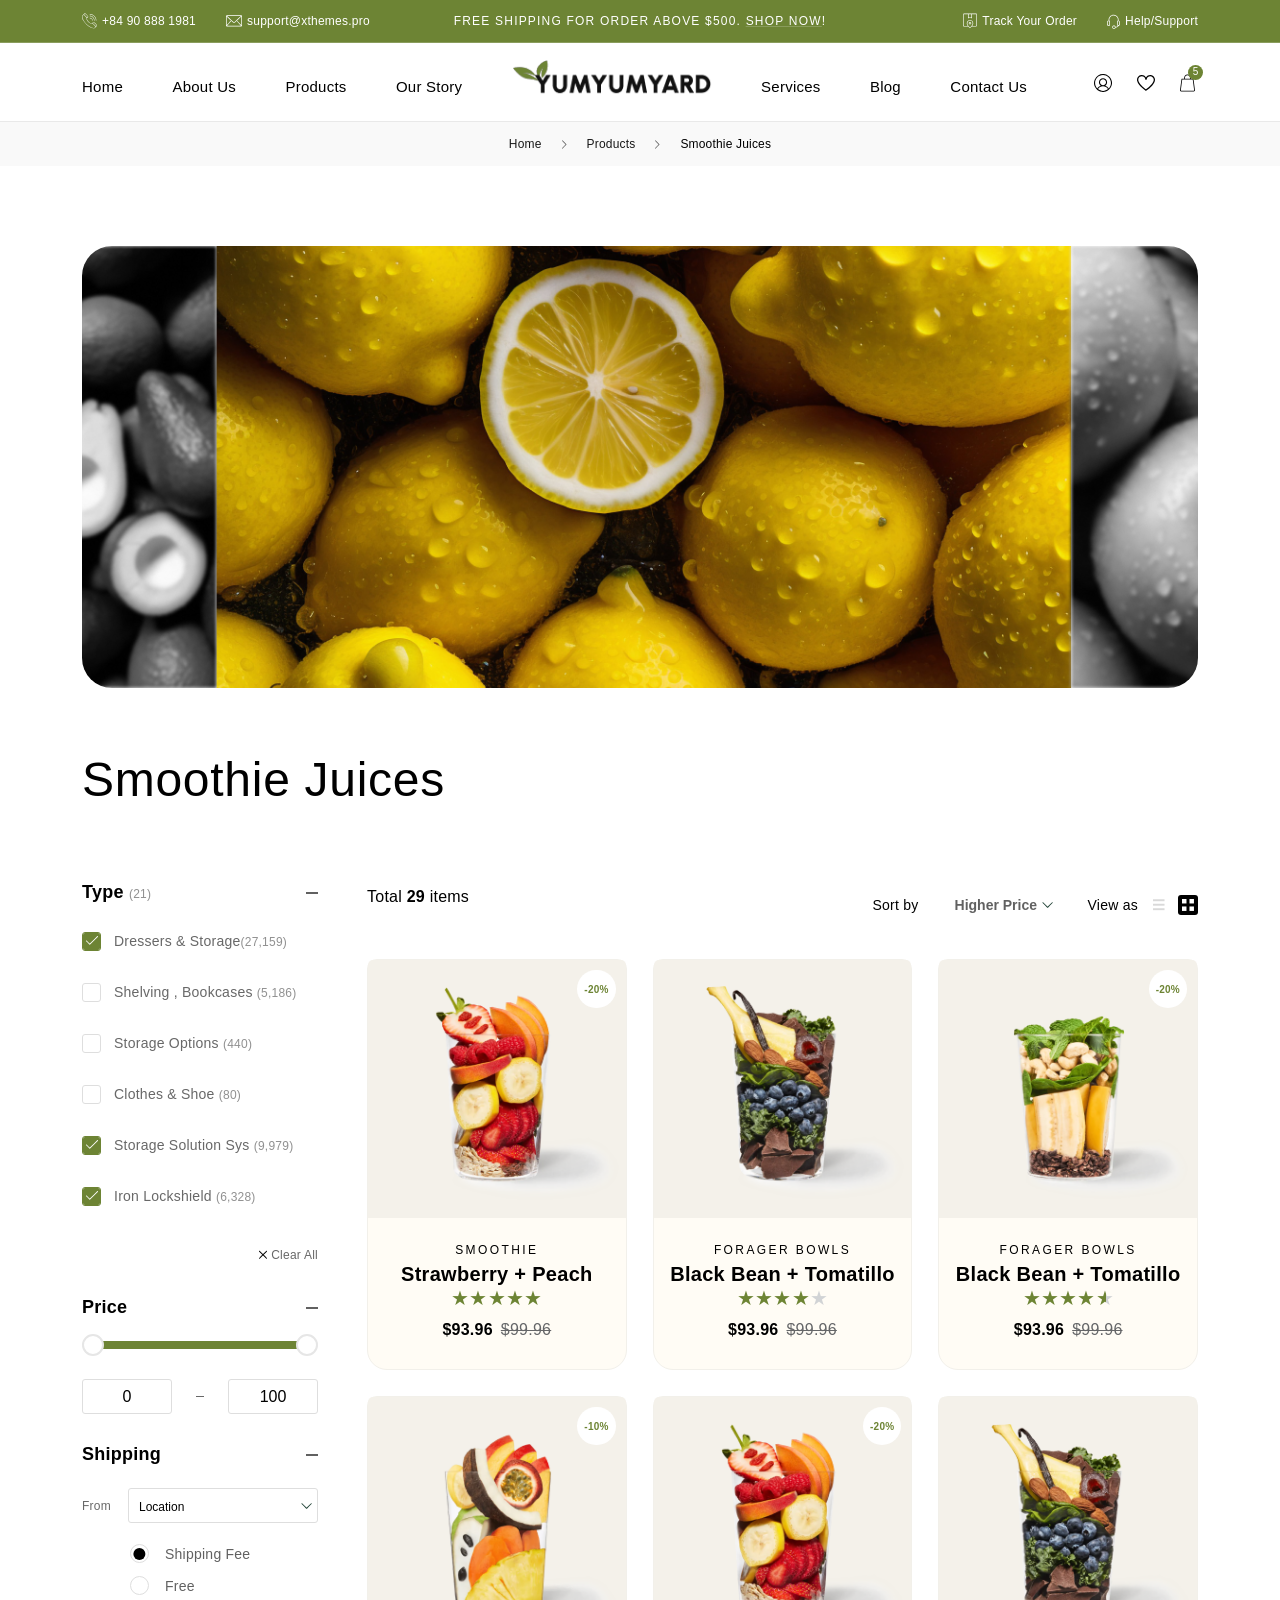
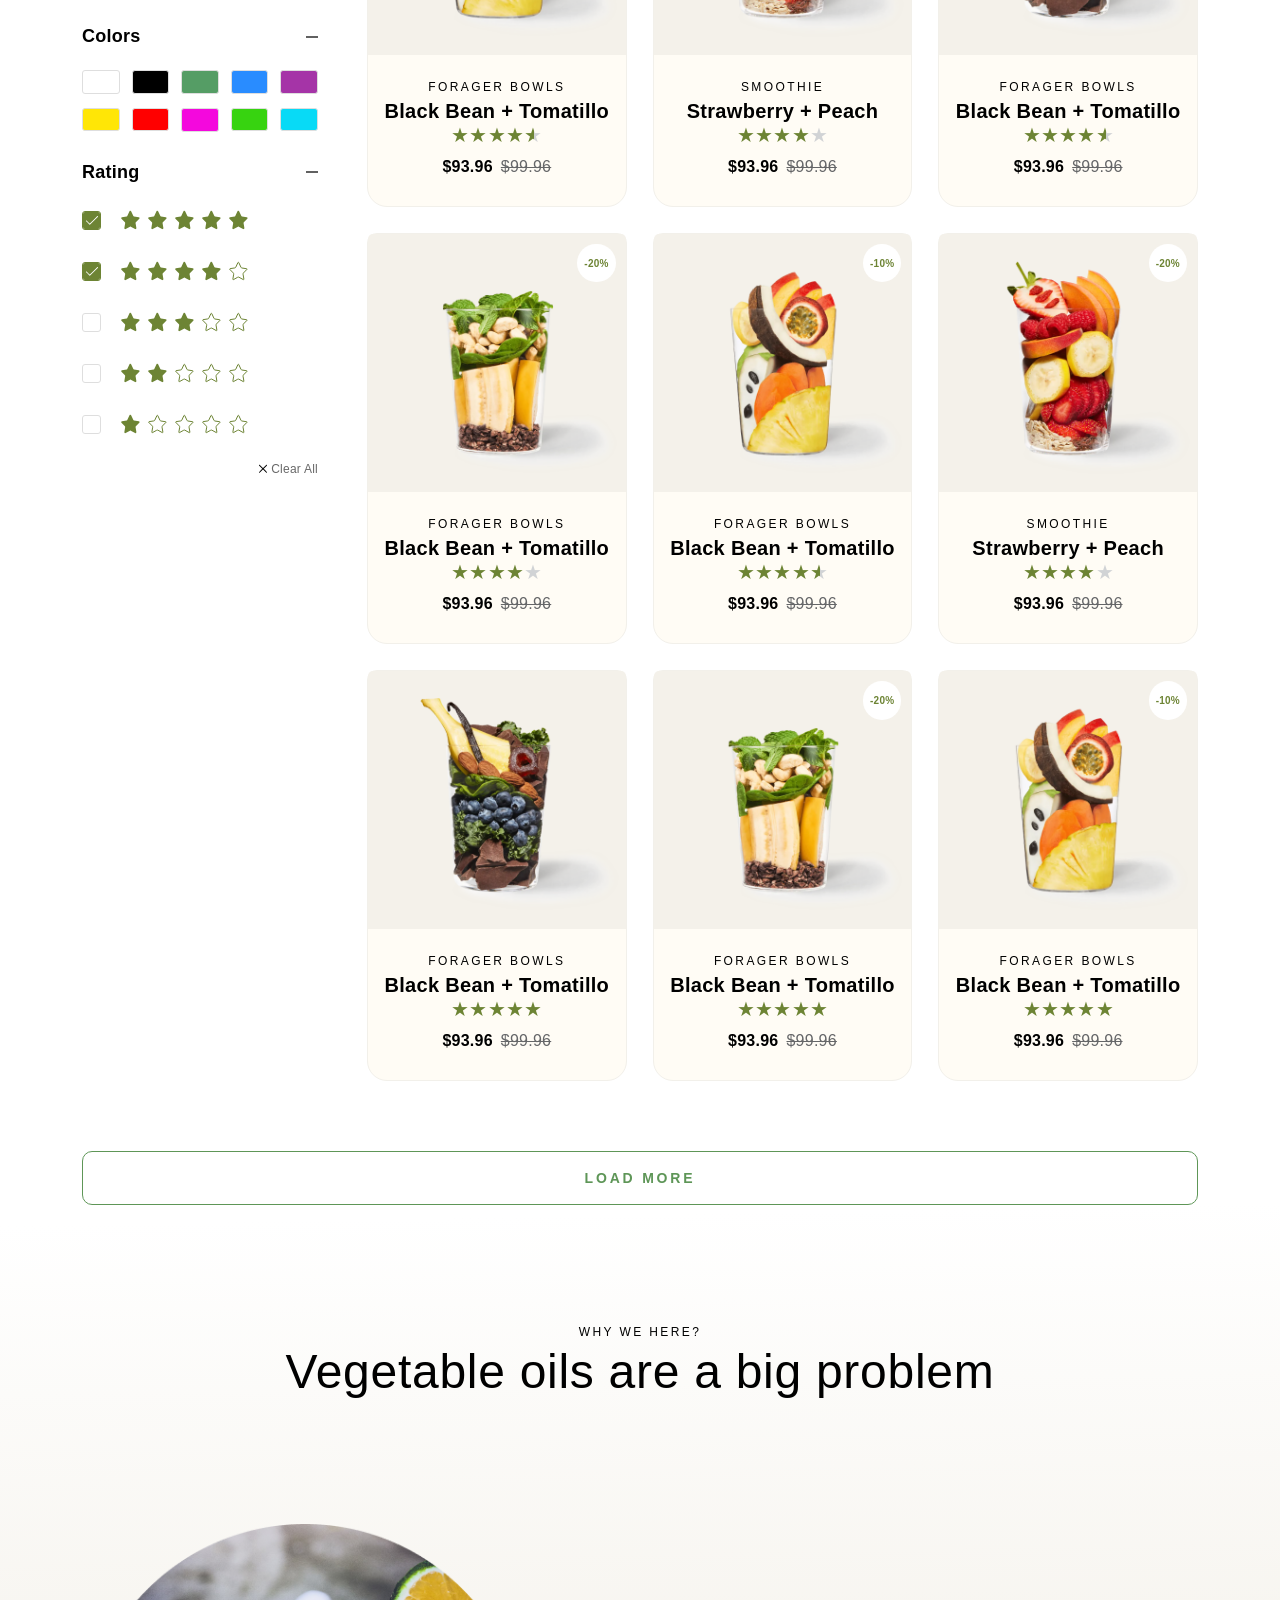
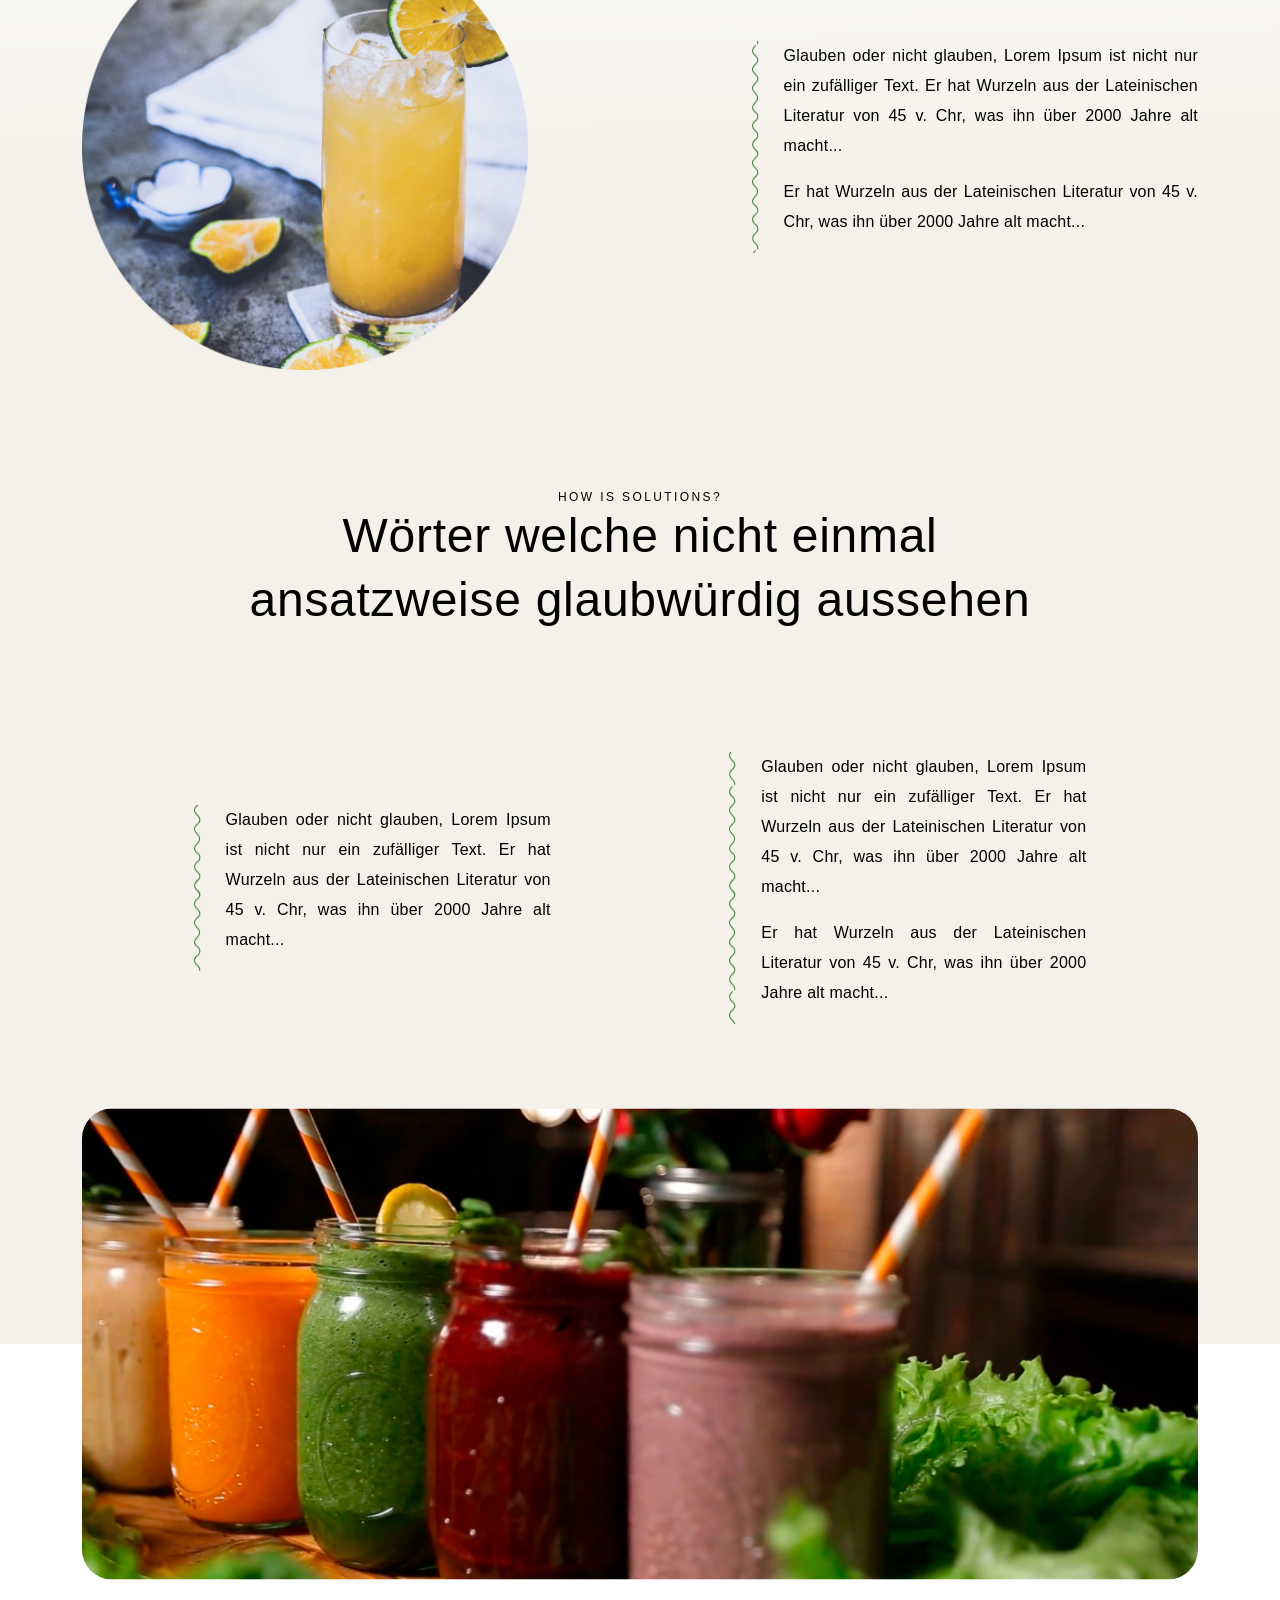
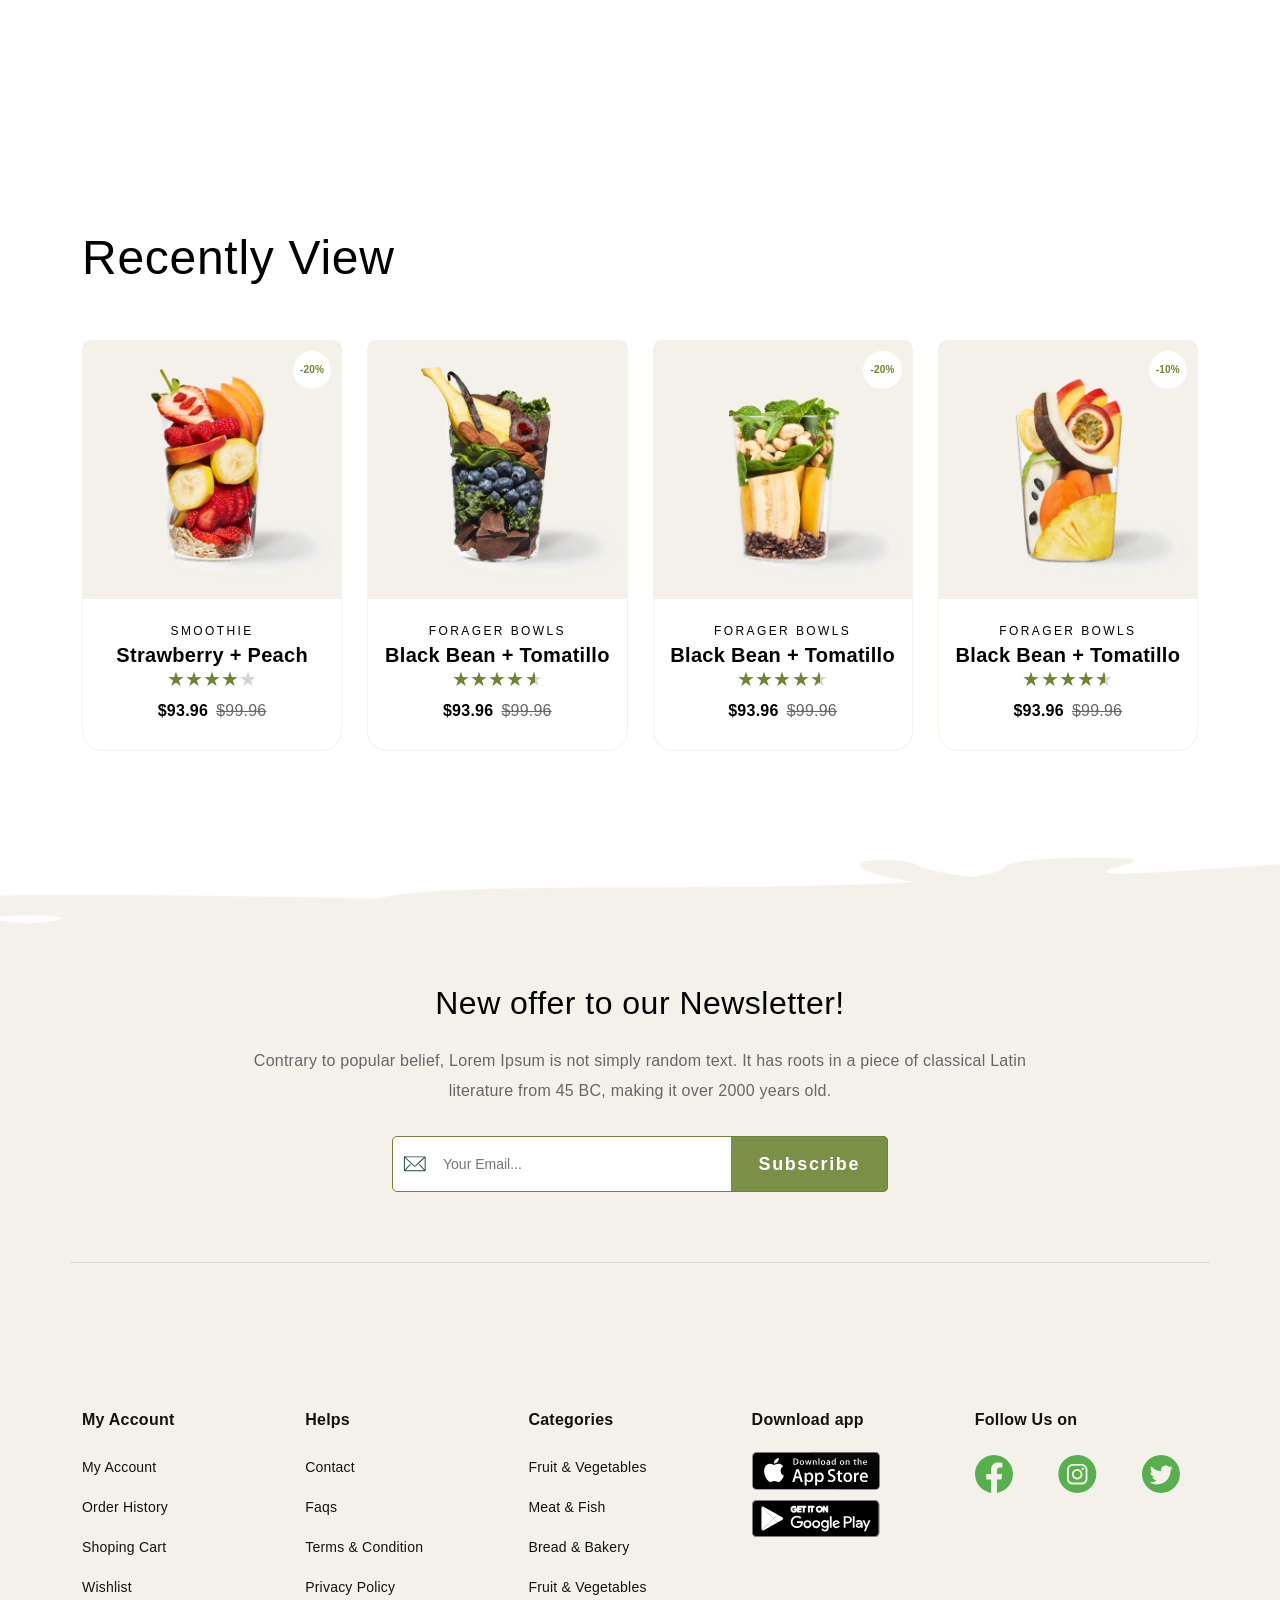
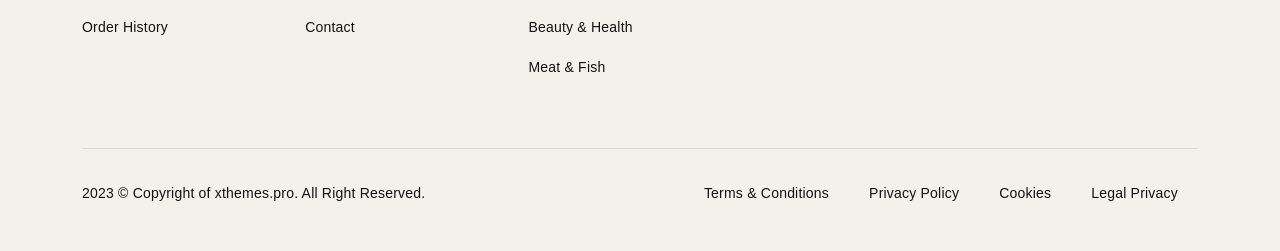
<file: product-list.html>
<!DOCTYPE html>
<html lang="en">
  <head>
    <meta charset="UTF-8" />
    <meta name="viewport" content="width=device-width, initial-scale=1.0" />
    <link rel="stylesheet" href="./bootstrap/css/bootstrap.min.css" />
    <link
      rel="stylesheet"
      href="https://cdn.jsdelivr.net/npm/swiper@10/swiper-bundle.min.css"
    />
    <link rel="stylesheet" href="assets/wow/animate.css" />
    <link rel="stylesheet" href="./css/main.css" />
    <script src="./bootstrap/js/bootstrap.min.js"></script>
    <title>YumYumYard</title>
  </head>
  <body>

    <!-- START HEADER-->
    <header id="fhm-header" class="header">
      <div class="header-topbar">
        <div class="container">
          <div class="header-topbar-content row align-items-center">
            <div class="col-xl-4">
              <div
                class="header-topbar-info d-xl-flex justify-content-start align-items-center"
              >
                <div
                  class="header-topbar-info-item d-flex justify-content-between align-items-center"
                >
                  <div class="header-topbar-info-icon">
                    <svg
                      width="15"
                      height="16"
                      viewBox="0 0 15 16"
                      fill="none"
                      xmlns="http://www.w3.org/2000/svg"
                    >
                      <path
                        d="M11.561 15.3674C10.4542 15.3509 9.5457 15.0371 8.67021 14.62C7.17113 13.9055 5.85789 12.9227 4.64789 11.7911C3.25205 10.4903 2.02966 9.04488 1.09635 7.36822C0.621437 6.51751 0.237375 5.62962 0.0721874 4.66327C-0.0269252 4.08925 -0.0517034 3.50696 0.179559 2.95771C0.282802 2.71406 0.427341 2.47867 0.609047 2.2887C1.117 1.74771 1.65386 1.2315 2.18246 0.707028C2.62847 0.265151 3.24379 0.261021 3.6898 0.702898C4.42488 1.42972 5.15171 2.16068 5.87854 2.89164C6.31215 3.32938 6.31215 3.94058 5.88267 4.38658C5.67205 4.60546 5.46557 4.83259 5.2343 5.03082C4.89567 5.31576 4.84611 5.66679 4.93697 6.06737C5.06086 6.60423 5.30451 7.08327 5.61423 7.53341C6.36584 8.62778 7.29915 9.52392 8.48437 10.1351C8.83953 10.3168 9.2112 10.4572 9.61591 10.4738C9.87195 10.4861 10.0867 10.4118 10.2684 10.2177C10.4955 9.96993 10.7392 9.73867 10.9787 9.50327C11.4247 9.0614 12.04 9.05727 12.4819 9.49501C13.2129 10.2218 13.9438 10.9528 14.6706 11.6838C15.1125 12.1256 15.1084 12.7451 14.6665 13.1911C14.1544 13.7073 13.6424 14.2235 13.122 14.7315C12.6554 15.1857 12.0896 15.384 11.561 15.3674ZM4.76352 4.88628C3.73522 3.85798 2.71106 2.83382 1.68277 1.80553C1.43912 2.04918 1.18307 2.30935 0.922904 2.56952C0.720549 2.77187 0.584269 3.0114 0.514064 3.28809C0.386044 3.78365 0.431471 4.28334 0.534713 4.77478C0.724679 5.67092 1.09222 6.50099 1.55475 7.28563C3.17359 10.0401 5.36232 12.2289 8.12509 13.8353C9.04601 14.3722 10.0206 14.7934 11.0985 14.9132C11.5982 14.9669 12.1102 14.9627 12.5273 14.653C12.9114 14.3681 13.2418 14.0046 13.5804 13.6867C12.5356 12.6418 11.5156 11.6218 10.4914 10.5976C10.1156 10.928 9.72741 10.9528 9.33096 10.8702C9.0171 10.8 8.69912 10.7133 8.40591 10.577C7.2785 10.0525 6.37823 9.23897 5.61011 8.27675C5.14758 7.6986 4.75526 7.07088 4.55703 6.34819C4.42075 5.81959 4.37533 5.30338 4.76352 4.88628ZM5.12693 4.54351C5.2756 4.39071 5.43253 4.23378 5.5812 4.07686C5.82898 3.81256 5.82898 3.46566 5.57294 3.20549C5.38297 3.0114 5.18888 2.8173 4.99478 2.62321C4.45379 2.08222 3.91693 1.54123 3.37594 1.00437C3.13642 0.764843 2.80191 0.731806 2.56652 0.938291C2.37656 1.10348 2.2155 1.29757 2.05031 1.47102C3.06621 2.4828 4.08625 3.50283 5.12693 4.54351ZM13.9232 13.3398C14.0636 13.1952 14.204 13.0465 14.3485 12.8979C14.6376 12.6005 14.6376 12.2619 14.3485 11.9687C14.0553 11.6714 13.758 11.3782 13.4607 11.0808C13.0353 10.6555 12.6099 10.226 12.1804 9.80061C11.9368 9.56109 11.5982 9.52805 11.3545 9.73867C11.1687 9.89972 11.0076 10.0897 10.8466 10.259C11.8625 11.279 12.8825 12.2991 13.9232 13.3398Z"
                        fill="white"
                      />
                      <path
                        d="M7.7121 1.44625C7.7121 1.30171 7.7121 1.16956 7.7121 1.04154C11.3256 0.946552 14.4352 4.13468 14.3279 7.66143C14.1998 7.66143 14.076 7.66143 13.9273 7.66143C13.8942 5.96413 13.3037 4.4857 12.0978 3.27983C10.8961 2.07396 9.42592 1.48341 7.7121 1.44625Z"
                        fill="white"
                      />
                      <path
                        d="M12.5521 7.6573C12.4199 7.6573 12.2878 7.6573 12.1474 7.6573C12.1226 6.43491 11.6973 5.38184 10.8341 4.52287C9.97517 3.66802 8.92623 3.24679 7.7121 3.21788C7.7121 3.07747 7.7121 2.94532 7.7121 2.81317C10.3055 2.72645 12.643 5.03908 12.5521 7.6573Z"
                        fill="white"
                      />
                      <path
                        d="M10.7846 7.84727C10.6524 7.84727 10.5203 7.84727 10.3757 7.84727C10.351 7.12044 10.1032 6.4886 9.59111 5.97239C9.0749 5.45617 8.44718 5.20013 7.7121 5.18361C7.7121 5.03907 7.7121 4.90692 7.7121 4.77477C9.24834 4.69631 10.8383 6.08802 10.7846 7.84727Z"
                        fill="white"
                      />
                    </svg>
                  </div>
                  <a href="tel:+84 90 888 1981" title="Phone"
                    >+84 90 888 1981</a
                  >
                </div>
                <div
                  class="header-topbar-info-item d-flex justify-content-between align-items-center"
                >
                  <div class="header-topbar-info-icon">
                    <svg
                      width="16"
                      height="12"
                      viewBox="0 0 16 12"
                      fill="none"
                      xmlns="http://www.w3.org/2000/svg"
                    >
                      <path
                        d="M8.00626 0.353119C10.3563 0.353119 12.71 0.353119 15.06 0.353119C15.3265 0.353119 15.5744 0.390128 15.7705 0.593672C15.9556 0.782413 16 1.01926 16 1.27462C16 3.64314 16 6.01535 16 8.38387C16 9.07962 16 9.77537 16 10.4711C16 11.0929 15.6928 11.3963 15.0674 11.3963C10.4007 11.3963 5.73767 11.3963 1.07095 11.3963C1.01544 11.3963 0.959926 11.3963 0.904414 11.3963C0.315986 11.3889 0.00511818 11.0781 0.00511818 10.4896C0.00511818 7.91016 0.00511818 5.3307 0.00511818 2.75124C0.00511818 2.27014 0.0199215 1.78903 0.00141743 1.31163C-0.0244882 0.730601 0.304883 0.338316 0.974729 0.345717C3.31734 0.360521 5.66365 0.353119 8.00626 0.353119ZM15.3079 1.49297C15.208 1.58549 15.1303 1.6521 15.0563 1.72242C13.0209 3.63943 10.9891 5.55275 8.95367 7.46977C8.33563 8.05079 7.67319 8.05079 7.05885 7.46977C4.9901 5.53055 2.92505 3.58392 0.856303 1.641C0.808193 1.59659 0.760083 1.55588 0.70087 1.50777C0.70087 4.3981 0.70087 7.26622 0.70087 10.164C0.756382 10.1084 0.789689 10.0714 0.822996 10.0344C1.65938 9.10552 2.49576 8.17662 3.33214 7.25142C3.68002 6.86654 4.02419 6.48165 4.37207 6.10047C4.5016 5.95614 4.67554 5.92653 4.81987 6.01535C4.9679 6.10417 5.00861 6.2411 4.9679 6.39653C4.94569 6.47425 4.88648 6.54827 4.83097 6.61118C3.65781 7.91386 2.48096 9.21655 1.3078 10.5192C1.25969 10.571 1.21528 10.6266 1.15607 10.6969C5.73396 10.6969 10.2786 10.6969 14.8602 10.6969C14.7824 10.6118 14.7269 10.5451 14.6714 10.4859C13.502 9.18694 12.3288 7.89166 11.1593 6.59268C10.9891 6.40394 10.9817 6.19299 11.1371 6.05606C11.2926 5.91913 11.4961 5.94874 11.6701 6.14118C12.6064 7.1774 13.539 8.21733 14.4753 9.25356C14.7454 9.55332 15.0156 9.84938 15.3117 10.1751C15.3079 7.26252 15.3079 4.3981 15.3079 1.49297ZM1.26339 1.03777C1.25229 1.04887 1.24489 1.06367 1.23379 1.07478C1.2819 1.11178 1.33001 1.14509 1.37072 1.1821C2.6808 2.41447 3.98719 3.64684 5.29727 4.8755C6.06334 5.59716 6.8294 6.31882 7.59917 7.03677C7.85083 7.27362 8.15059 7.26622 8.40965 7.04047C8.46516 6.99236 8.52067 6.94055 8.57248 6.88874C10.5894 4.99023 12.6064 3.09171 14.6233 1.1932C14.6714 1.14879 14.7306 1.11919 14.7861 1.08588C14.7713 1.06737 14.7602 1.05257 14.7454 1.03407C10.2489 1.03777 5.75617 1.03777 1.26339 1.03777Z"
                        fill="white"
                      />
                    </svg>
                  </div>
                  <a href="mailto:support@xthemes.pro" title="Mail"
                    >support@xthemes.pro</a
                  >
                </div>
              </div>
            </div>
            <div class="col-xl-4">
              <div class="header-topbar-notice">
                <div class="swiper header-topbar-slider">
                  <div class="swiper-wrapper">
                    <div class="swiper-slide header-topbar-slide">
                      <p>
                        Free Shipping for order above $500.
                        <a href="#" title="shop now">Shop now</a>!
                      </p>
                    </div>
                    <div class="swiper-slide header-topbar-slide">
                      <p>
                        Free Shipping for order above $500.
                        <a href="#" title="shop now">Shop now</a>!
                      </p>
                    </div>
                    <div class="swiper-slide header-topbar-slide">
                      <p>
                        Free Shipping for order above $500.
                        <a href="#" title="shop now">Shop now</a>!
                      </p>
                    </div>
                  </div>
                </div>
              </div>
            </div>
            <div class="col-xl-4">
              <div
                class="header-topbar-info d-xl-flex justify-content-end align-items-center"
              >
                <div
                  class="header-topbar-info-item d-flex justify-content-between align-items-center"
                >
                  <div class="header-topbar-info-icon">
                    <svg
                      width="14"
                      height="16"
                      viewBox="0 0 14 16"
                      fill="none"
                      xmlns="http://www.w3.org/2000/svg"
                    >
                      <path
                        d="M6.99963 0.614284C8.96779 0.614284 10.936 0.614284 12.9041 0.614284C13.5947 0.614284 13.9992 1.01583 13.9992 1.70636C13.9992 4.57191 13.9992 7.43442 13.9992 10.3C13.9992 10.9844 14.0023 11.6658 13.9962 12.3503C13.9962 12.4902 13.9871 12.6362 13.9506 12.7701C13.838 13.2142 13.4791 13.488 13.0197 13.488C11.6904 13.488 10.358 13.491 9.02863 13.4849C8.89783 13.4849 8.81569 13.5275 8.73356 13.6218C8.28639 14.142 7.79663 14.6135 7.23994 15.0181C7.03005 15.1702 6.95095 15.1672 6.74106 15.009C6.18437 14.5922 5.67332 14.1268 5.22919 13.5884C5.16531 13.5093 5.09534 13.4849 4.99496 13.4849C3.68386 13.488 2.37276 13.4728 1.06471 13.4941C0.526277 13.5032 -0.00302894 13.1169 1.30493e-05 12.4324C0.00913901 9.25049 0.00609716 6.06553 0.00609716 2.88361C0.00609716 2.47294 0.00305518 2.06227 0.00609716 1.65464C0.0121811 1.01279 0.407639 0.614284 1.0495 0.614284C3.03287 0.611242 5.01625 0.611242 6.99963 0.614284C6.99963 0.611242 6.99963 0.611242 6.99963 0.614284ZM5.00104 1.23789C4.95237 1.23181 4.92499 1.22877 4.89457 1.22877C3.60477 1.22877 2.31497 1.22877 1.02212 1.22877C0.748342 1.22877 0.620579 1.3687 0.620579 1.64856C0.620579 5.24723 0.620579 8.8459 0.620579 12.4446C0.620579 12.7518 0.748342 12.8796 1.05254 12.8796C2.20545 12.8796 3.36141 12.8796 4.51432 12.8796C4.56299 12.8796 4.60862 12.8735 4.64209 12.8735C4.45652 12.4993 4.25271 12.1434 4.10061 11.7693C3.79033 11.0057 3.68082 10.2178 3.89072 9.40259C4.28922 7.86638 5.82542 6.78343 7.51372 7.04809C9.27199 7.32491 10.4736 9.01321 10.1755 10.811C10.0599 11.5137 9.78 12.1495 9.39975 12.7457C9.37542 12.7822 9.36021 12.8218 9.32979 12.8796C9.39975 12.8796 9.44843 12.8796 9.4971 12.8796C10.6409 12.8796 11.7847 12.8796 12.9285 12.8796C13.2631 12.8796 13.3817 12.764 13.3817 12.4233C13.3817 8.83982 13.3817 5.25636 13.3817 1.6729C13.3817 1.33524 13.2783 1.22877 12.9406 1.22877C11.6843 1.22877 10.431 1.22877 9.17465 1.22877C9.11989 1.22877 9.06514 1.22877 8.99821 1.22877C8.99821 1.3109 8.99821 1.37174 8.99821 1.42954C8.99821 2.60983 8.99821 3.78708 8.99821 4.96737C8.99821 5.31416 8.7731 5.448 8.46282 5.28374C8.01565 5.0495 7.56544 4.81527 7.12131 4.57799C7.03613 4.53236 6.97225 4.52932 6.88403 4.57495C6.44294 4.81223 5.99881 5.04038 5.55468 5.27157C5.21702 5.448 5.00104 5.32024 5.00104 4.93999C5.00104 3.76578 5.00104 2.59158 5.00104 1.41737C5.00104 1.35957 5.00104 1.30177 5.00104 1.23789ZM6.99963 14.4371C7.11522 14.3428 7.22473 14.2546 7.3312 14.1633C8.1282 13.4697 8.81265 12.6849 9.25678 11.7145C9.52752 11.1183 9.66441 10.4916 9.57011 9.84367C9.35108 8.32572 7.89093 7.33708 6.40035 7.69299C5.08622 8.00631 4.22533 9.23528 4.43523 10.662C4.53257 11.313 4.7881 11.897 5.14097 12.4446C5.63986 13.2172 6.27868 13.8591 6.99963 14.4371ZM8.36548 1.24702C7.44984 1.24702 6.54333 1.24702 5.63377 1.24702C5.63377 2.34518 5.63377 3.43116 5.63377 4.53845C6.02619 4.33159 6.4034 4.13995 6.77756 3.93918C6.92966 3.85704 7.06655 3.85704 7.22169 3.94222C7.51676 4.10649 7.82096 4.25858 8.11908 4.41373C8.19817 4.45327 8.27726 4.49282 8.36548 4.53845C8.36548 3.42812 8.36548 2.34213 8.36548 1.24702Z"
                        fill="white"
                      />
                      <path
                        d="M5.77978 10.2209C5.78586 9.5121 6.32429 8.98887 7.0422 8.99496C7.68406 9.00104 8.2377 9.57902 8.22553 10.233C8.21337 10.9084 7.66581 11.4529 7.00265 11.4468C6.31212 11.4346 5.77369 10.8932 5.77978 10.2209ZM7.60801 10.1965C7.60497 9.87105 7.33727 9.60031 7.01178 9.59727C6.65891 9.59423 6.38513 9.86497 6.38513 10.2148C6.38513 10.5585 6.65891 10.8323 6.99961 10.8293C7.34944 10.8323 7.61105 10.5555 7.60801 10.1965Z"
                        fill="white"
                      />
                    </svg>
                  </div>
                  <a href="#" title="Track Your Order">Track Your Order</a>
                </div>
                <div
                  class="header-topbar-info-item d-flex justify-content-between align-items-center"
                >
                  <div class="header-topbar-info-icon">
                    <svg
                      width="13"
                      height="15"
                      viewBox="0 0 13 15"
                      fill="none"
                      xmlns="http://www.w3.org/2000/svg"
                    >
                      <path
                        d="M6.74635 14.9596C6.44694 14.8971 6.16093 14.8032 5.91068 14.6155C5.29844 14.1597 5.04819 13.3821 5.29397 12.6716C5.54423 11.9521 6.2235 11.4829 6.99661 11.5008C7.7295 11.5186 8.39089 12.0325 8.60092 12.752C8.61433 12.7923 8.62327 12.8325 8.63668 12.8727C9.29807 13.0068 10.4957 12.4079 10.889 11.7331C10.7683 11.7331 10.6611 11.7331 10.5538 11.7331C10.308 11.7287 10.1829 11.6035 10.1829 11.3533C10.1829 9.94112 10.1829 8.52897 10.1829 7.11681C10.1829 7.02743 10.2008 6.93359 10.2321 6.84868C10.2812 6.71908 10.3795 6.64311 10.5315 6.64758C10.6432 6.65205 10.7504 6.64758 10.8532 6.64758C10.8666 6.62524 10.8756 6.62077 10.8756 6.61183C10.9292 5.56165 10.8711 4.52934 10.2902 3.60876C9.36957 2.14298 8.04232 1.40562 6.3084 1.5084C4.23932 1.62906 2.59479 3.17528 2.32666 5.21755C2.26409 5.68231 2.28644 6.15601 2.26856 6.64758C2.39816 6.64758 2.50094 6.64758 2.60372 6.64758C2.81823 6.64758 2.94336 6.7593 2.97464 6.97381C2.98358 7.03637 2.98358 7.1034 2.98358 7.16597C2.98358 8.55578 2.98358 9.94559 2.98358 11.3309C2.98358 11.6125 2.86739 11.7287 2.59032 11.7287C2.16131 11.7287 1.7323 11.7421 1.30329 11.7197C0.601678 11.6884 0.0296654 11.1254 0.01179 10.4282C-0.00608542 9.61937 -0.00161657 8.81497 0.01179 8.00611C0.0251966 7.32685 0.597209 6.61183 1.43735 6.64758C1.47757 6.64758 1.51779 6.64758 1.58483 6.64758C1.58483 6.58055 1.58483 6.52245 1.58483 6.46436C1.58929 5.92363 1.55801 5.38289 1.6742 4.8511C2.04065 3.12165 3.0238 1.87038 4.65046 1.18217C7.37646 0.0292081 10.4466 1.46371 11.3537 4.27462C11.5325 4.82429 11.5951 5.39183 11.5906 5.96385C11.5906 6.18282 11.5906 6.40626 11.5906 6.63864C11.8721 6.64311 12.1179 6.72355 12.3279 6.89784C12.7301 7.22406 12.9625 7.65307 12.9804 8.16252C13.0072 8.94904 13.0027 9.74003 12.9893 10.531C12.9804 11.1254 12.6095 11.5544 12.0196 11.6527C11.814 11.6884 11.7023 11.7778 11.5951 11.9432C11.0588 12.7833 10.2991 13.3062 9.32488 13.5028C9.10591 13.5475 8.87799 13.5609 8.64115 13.5877C8.53836 14.1284 8.22554 14.5262 7.72503 14.763C7.54181 14.8524 7.33624 14.8926 7.13961 14.9552C7.00555 14.9596 6.87595 14.9596 6.74635 14.9596ZM2.28197 7.34472C2.00937 7.34472 1.75017 7.34472 1.49098 7.34472C1.01281 7.34472 0.7134 7.6352 0.708931 8.11336C0.704462 8.85966 0.704462 9.60596 0.708931 10.3523C0.708931 10.7276 0.999407 11.0181 1.37479 11.0271C1.64739 11.0315 1.91999 11.0271 2.19259 11.0271C2.22387 11.0271 2.25515 11.0181 2.28197 11.0136C2.28197 9.79365 2.28197 8.57812 2.28197 7.34472ZM10.8934 11.0271C11.1258 11.0271 11.3537 11.0271 11.5772 11.0271C11.6353 11.0271 11.6978 11.0271 11.7559 11.0181C12.0956 10.969 12.2833 10.7947 12.2877 10.5042C12.2922 9.74896 12.2922 8.99373 12.2877 8.23402C12.2833 7.97036 12.1849 7.72457 12.0017 7.53241C11.9168 7.4475 11.8006 7.3626 11.6889 7.34919C11.4297 7.32238 11.166 7.34025 10.8979 7.34025C10.8934 8.57812 10.8934 9.79812 10.8934 11.0271ZM7.97082 13.2525C7.96635 12.6448 7.52393 12.189 6.93404 12.189C6.3665 12.189 5.89727 12.6582 5.90174 13.2168C5.91068 13.7843 6.40225 14.267 6.96533 14.258C7.51946 14.2491 7.97082 13.7977 7.97082 13.2525Z"
                        fill="white"
                      />
                    </svg>
                  </div>
                  <a href="#" title="Help/Support">Help/Support</a>
                </div>
              </div>
            </div>
          </div>
        </div>
      </div>
      <div class="header-wrapper">
        <div class="container">
          <div class="header-container">
            <nav class="header-nav">
              <ul class="header-nav-list">
                <li class="header-nav-item">
                  <a href="homepage.html" class="header-nav-link" title="Home"
                    >Home</a
                  >
                  <div class="mega-menu mega-menu1 position-absolute">
                    <div class="mega-menu-list d-flex">
                      <div class="mega-menu-col">
                        <div class="mega-menu-title">Category</div>
                        <ul class="mega-menu-list">
                          <li>
                            <a href="#" class="mega-menu-list-item"
                              >Home Accessories</a
                            >
                          </li>
                          <li>
                            <a href="#" class="mega-menu-list-item"
                              >Best sellers</a
                            >
                          </li>
                          <li>
                            <a href="#" class="mega-menu-list-item"
                              >As-is online</a
                            >
                          </li>
                          <li>
                            <a href="#" class="mega-menu-list-item"
                              >Limited collections</a
                            >
                          </li>
                          <li>
                            <a href="#" class="mega-menu-list-item"
                              >Last chance</a
                            >
                          </li>
                          <li>
                            <a href="#" class="mega-menu-list-item"
                              >Home Accessories</a
                            >
                          </li>
                          <li>
                            <a href="#" class="mega-menu-list-item"
                              >Best sellers</a
                            >
                          </li>
                          <li>
                            <a href="#" class="mega-menu-list-item"
                              >As-is online</a
                            >
                          </li>
                        </ul>
                      </div>

                      <div class="mega-menu-col">
                        <div class="mega-menu-title">Collections</div>
                        <ul class="mega-menu-list">
                          <li>
                            <div class="mega-menu-list-item">
                              <div class="item-img">
                                <img
                                  src="./assets/images/mega-menu-item1.png"
                                  alt=""
                                />
                              </div>
                              <div class="item-info">
                                <a href=""
                                  >Plant Protein
                                  <svg
                                    xmlns="http://www.w3.org/2000/svg"
                                    width="16"
                                    height="8"
                                    viewBox="0 0 16 8"
                                    fill="none"
                                  >
                                    <g clip-path="url(#clip0_78_6789)">
                                      <path
                                        d="M11.937 8.00009C11.6858 7.88909 11.5797 7.75876 11.6323 7.56763C11.6617 7.46068 11.7406 7.35686 11.8217 7.27548C12.547 6.54713 13.2775 5.82408 14.0069 5.09978C14.2426 4.86594 14.4797 4.63334 14.7546 4.36208H14.5238C9.936 4.36208 5.34847 4.36208 0.760624 4.36208C0.641004 4.36208 0.52107 4.36582 0.40145 4.36114C0.16127 4.35116 -0.000624474 4.20057 1.81067e-06 3.99416C0.000628095 3.79461 0.155007 3.64745 0.387672 3.62812C0.43934 3.62375 0.491635 3.62656 0.54393 3.62656C5.19941 3.62656 9.8549 3.62656 14.5101 3.62656H14.7387C14.672 3.55609 14.6319 3.51119 14.5893 3.4691C13.6546 2.53902 12.7198 1.60925 11.7851 0.678859C11.6004 0.495213 11.5703 0.305954 11.6962 0.142574C11.8183 -0.0158168 12.0328 -0.0469962 12.1934 0.0730444C12.2432 0.110148 12.289 0.153175 12.3331 0.196826C13.4936 1.3489 14.6541 2.50098 15.8124 3.65524C15.8848 3.72727 15.938 3.818 16 3.9V4.08645C15.9264 4.17937 15.8616 4.2807 15.7783 4.36395C14.6422 5.49701 13.5046 6.62819 12.3635 7.75626C12.2667 7.85167 12.1424 7.91933 12.0309 7.99977H11.9373L11.937 8.00009Z"
                                        fill="black"
                                      />
                                    </g>
                                    <defs>
                                      <clipPath id="clip0_78_6789">
                                        <rect
                                          width="16"
                                          height="8"
                                          fill="white"
                                        />
                                      </clipPath>
                                    </defs>
                                  </svg>
                                </a>
                                <p>100% healthy & Fresh food.</p>
                              </div>
                            </div>
                          </li>
                          <li>
                            <div class="mega-menu-list-item">
                              <div class="item-img">
                                <img
                                  src="./assets/images/mega-menu-item2.png"
                                  alt=""
                                />
                              </div>
                              <div class="item-info">
                                <a href=""
                                  >Strawberry + Peach
                                  <svg
                                    xmlns="http://www.w3.org/2000/svg"
                                    width="16"
                                    height="8"
                                    viewBox="0 0 16 8"
                                    fill="none"
                                  >
                                    <g clip-path="url(#clip0_78_6789)">
                                      <path
                                        d="M11.937 8.00009C11.6858 7.88909 11.5797 7.75876 11.6323 7.56763C11.6617 7.46068 11.7406 7.35686 11.8217 7.27548C12.547 6.54713 13.2775 5.82408 14.0069 5.09978C14.2426 4.86594 14.4797 4.63334 14.7546 4.36208H14.5238C9.936 4.36208 5.34847 4.36208 0.760624 4.36208C0.641004 4.36208 0.52107 4.36582 0.40145 4.36114C0.16127 4.35116 -0.000624474 4.20057 1.81067e-06 3.99416C0.000628095 3.79461 0.155007 3.64745 0.387672 3.62812C0.43934 3.62375 0.491635 3.62656 0.54393 3.62656C5.19941 3.62656 9.8549 3.62656 14.5101 3.62656H14.7387C14.672 3.55609 14.6319 3.51119 14.5893 3.4691C13.6546 2.53902 12.7198 1.60925 11.7851 0.678859C11.6004 0.495213 11.5703 0.305954 11.6962 0.142574C11.8183 -0.0158168 12.0328 -0.0469962 12.1934 0.0730444C12.2432 0.110148 12.289 0.153175 12.3331 0.196826C13.4936 1.3489 14.6541 2.50098 15.8124 3.65524C15.8848 3.72727 15.938 3.818 16 3.9V4.08645C15.9264 4.17937 15.8616 4.2807 15.7783 4.36395C14.6422 5.49701 13.5046 6.62819 12.3635 7.75626C12.2667 7.85167 12.1424 7.91933 12.0309 7.99977H11.9373L11.937 8.00009Z"
                                        fill="black"
                                      />
                                    </g>
                                    <defs>
                                      <clipPath id="clip0_78_6789">
                                        <rect
                                          width="16"
                                          height="8"
                                          fill="white"
                                        />
                                      </clipPath>
                                    </defs>
                                  </svg>
                                </a>
                                <p>100% Fresh food.</p>
                              </div>
                            </div>
                          </li>
                          <li>
                            <div class="mega-menu-list-item">
                              <div class="item-img">
                                <img
                                  src="./assets/images/mega-menu-item3.png"
                                  alt=""
                                />
                              </div>
                              <div class="item-info">
                                <a href=""
                                  >Fruits and Vegetable
                                  <svg
                                    xmlns="http://www.w3.org/2000/svg"
                                    width="16"
                                    height="8"
                                    viewBox="0 0 16 8"
                                    fill="none"
                                  >
                                    <g clip-path="url(#clip0_78_6789)">
                                      <path
                                        d="M11.937 8.00009C11.6858 7.88909 11.5797 7.75876 11.6323 7.56763C11.6617 7.46068 11.7406 7.35686 11.8217 7.27548C12.547 6.54713 13.2775 5.82408 14.0069 5.09978C14.2426 4.86594 14.4797 4.63334 14.7546 4.36208H14.5238C9.936 4.36208 5.34847 4.36208 0.760624 4.36208C0.641004 4.36208 0.52107 4.36582 0.40145 4.36114C0.16127 4.35116 -0.000624474 4.20057 1.81067e-06 3.99416C0.000628095 3.79461 0.155007 3.64745 0.387672 3.62812C0.43934 3.62375 0.491635 3.62656 0.54393 3.62656C5.19941 3.62656 9.8549 3.62656 14.5101 3.62656H14.7387C14.672 3.55609 14.6319 3.51119 14.5893 3.4691C13.6546 2.53902 12.7198 1.60925 11.7851 0.678859C11.6004 0.495213 11.5703 0.305954 11.6962 0.142574C11.8183 -0.0158168 12.0328 -0.0469962 12.1934 0.0730444C12.2432 0.110148 12.289 0.153175 12.3331 0.196826C13.4936 1.3489 14.6541 2.50098 15.8124 3.65524C15.8848 3.72727 15.938 3.818 16 3.9V4.08645C15.9264 4.17937 15.8616 4.2807 15.7783 4.36395C14.6422 5.49701 13.5046 6.62819 12.3635 7.75626C12.2667 7.85167 12.1424 7.91933 12.0309 7.99977H11.9373L11.937 8.00009Z"
                                        fill="black"
                                      />
                                    </g>
                                    <defs>
                                      <clipPath id="clip0_78_6789">
                                        <rect
                                          width="16"
                                          height="8"
                                          fill="white"
                                        />
                                      </clipPath>
                                    </defs>
                                  </svg>
                                </a>
                                <p>100% Fresh food.</p>
                              </div>
                            </div>
                          </li>
                          <li>
                            <div class="mega-menu-list-item">
                              <div class="item-img">
                                <img
                                  src="./assets/images/mega-menu-item4.png"
                                  alt=""
                                />
                              </div>
                              <div class="item-info">
                                <a href=""
                                  >Harvest Bowels
                                  <svg
                                    xmlns="http://www.w3.org/2000/svg"
                                    width="16"
                                    height="8"
                                    viewBox="0 0 16 8"
                                    fill="none"
                                  >
                                    <g clip-path="url(#clip0_78_6789)">
                                      <path
                                        d="M11.937 8.00009C11.6858 7.88909 11.5797 7.75876 11.6323 7.56763C11.6617 7.46068 11.7406 7.35686 11.8217 7.27548C12.547 6.54713 13.2775 5.82408 14.0069 5.09978C14.2426 4.86594 14.4797 4.63334 14.7546 4.36208H14.5238C9.936 4.36208 5.34847 4.36208 0.760624 4.36208C0.641004 4.36208 0.52107 4.36582 0.40145 4.36114C0.16127 4.35116 -0.000624474 4.20057 1.81067e-06 3.99416C0.000628095 3.79461 0.155007 3.64745 0.387672 3.62812C0.43934 3.62375 0.491635 3.62656 0.54393 3.62656C5.19941 3.62656 9.8549 3.62656 14.5101 3.62656H14.7387C14.672 3.55609 14.6319 3.51119 14.5893 3.4691C13.6546 2.53902 12.7198 1.60925 11.7851 0.678859C11.6004 0.495213 11.5703 0.305954 11.6962 0.142574C11.8183 -0.0158168 12.0328 -0.0469962 12.1934 0.0730444C12.2432 0.110148 12.289 0.153175 12.3331 0.196826C13.4936 1.3489 14.6541 2.50098 15.8124 3.65524C15.8848 3.72727 15.938 3.818 16 3.9V4.08645C15.9264 4.17937 15.8616 4.2807 15.7783 4.36395C14.6422 5.49701 13.5046 6.62819 12.3635 7.75626C12.2667 7.85167 12.1424 7.91933 12.0309 7.99977H11.9373L11.937 8.00009Z"
                                        fill="black"
                                      />
                                    </g>
                                    <defs>
                                      <clipPath id="clip0_78_6789">
                                        <rect
                                          width="16"
                                          height="8"
                                          fill="white"
                                        />
                                      </clipPath>
                                    </defs>
                                  </svg>
                                </a>
                                <p>100% Fresh food.</p>
                              </div>
                            </div>
                          </li>
                          <li>
                            <div class="mega-menu-list-item">
                              <div class="item-img">
                                <img
                                  src="./assets/images/mega-menu-item5.png"
                                  alt=""
                                />
                              </div>
                              <div class="item-info">
                                <a href=""
                                  >Superfoods
                                  <svg
                                    xmlns="http://www.w3.org/2000/svg"
                                    width="16"
                                    height="8"
                                    viewBox="0 0 16 8"
                                    fill="none"
                                  >
                                    <g clip-path="url(#clip0_78_6789)">
                                      <path
                                        d="M11.937 8.00009C11.6858 7.88909 11.5797 7.75876 11.6323 7.56763C11.6617 7.46068 11.7406 7.35686 11.8217 7.27548C12.547 6.54713 13.2775 5.82408 14.0069 5.09978C14.2426 4.86594 14.4797 4.63334 14.7546 4.36208H14.5238C9.936 4.36208 5.34847 4.36208 0.760624 4.36208C0.641004 4.36208 0.52107 4.36582 0.40145 4.36114C0.16127 4.35116 -0.000624474 4.20057 1.81067e-06 3.99416C0.000628095 3.79461 0.155007 3.64745 0.387672 3.62812C0.43934 3.62375 0.491635 3.62656 0.54393 3.62656C5.19941 3.62656 9.8549 3.62656 14.5101 3.62656H14.7387C14.672 3.55609 14.6319 3.51119 14.5893 3.4691C13.6546 2.53902 12.7198 1.60925 11.7851 0.678859C11.6004 0.495213 11.5703 0.305954 11.6962 0.142574C11.8183 -0.0158168 12.0328 -0.0469962 12.1934 0.0730444C12.2432 0.110148 12.289 0.153175 12.3331 0.196826C13.4936 1.3489 14.6541 2.50098 15.8124 3.65524C15.8848 3.72727 15.938 3.818 16 3.9V4.08645C15.9264 4.17937 15.8616 4.2807 15.7783 4.36395C14.6422 5.49701 13.5046 6.62819 12.3635 7.75626C12.2667 7.85167 12.1424 7.91933 12.0309 7.99977H11.9373L11.937 8.00009Z"
                                        fill="black"
                                      />
                                    </g>
                                    <defs>
                                      <clipPath id="clip0_78_6789">
                                        <rect
                                          width="16"
                                          height="8"
                                          fill="white"
                                        />
                                      </clipPath>
                                    </defs>
                                  </svg>
                                </a>
                                <p>100% healthy & Fresh food.</p>
                              </div>
                            </div>
                          </li>
                          <li>
                            <div class="mega-menu-list-item">
                              <div class="item-img">
                                <img
                                  src="./assets/images/mega-menu-item6.png"
                                  alt=""
                                />
                              </div>
                              <div class="item-info">
                                <a href=""
                                  >Black Bean + Tomatillo
                                  <svg
                                    xmlns="http://www.w3.org/2000/svg"
                                    width="16"
                                    height="8"
                                    viewBox="0 0 16 8"
                                    fill="none"
                                  >
                                    <g clip-path="url(#clip0_78_6789)">
                                      <path
                                        d="M11.937 8.00009C11.6858 7.88909 11.5797 7.75876 11.6323 7.56763C11.6617 7.46068 11.7406 7.35686 11.8217 7.27548C12.547 6.54713 13.2775 5.82408 14.0069 5.09978C14.2426 4.86594 14.4797 4.63334 14.7546 4.36208H14.5238C9.936 4.36208 5.34847 4.36208 0.760624 4.36208C0.641004 4.36208 0.52107 4.36582 0.40145 4.36114C0.16127 4.35116 -0.000624474 4.20057 1.81067e-06 3.99416C0.000628095 3.79461 0.155007 3.64745 0.387672 3.62812C0.43934 3.62375 0.491635 3.62656 0.54393 3.62656C5.19941 3.62656 9.8549 3.62656 14.5101 3.62656H14.7387C14.672 3.55609 14.6319 3.51119 14.5893 3.4691C13.6546 2.53902 12.7198 1.60925 11.7851 0.678859C11.6004 0.495213 11.5703 0.305954 11.6962 0.142574C11.8183 -0.0158168 12.0328 -0.0469962 12.1934 0.0730444C12.2432 0.110148 12.289 0.153175 12.3331 0.196826C13.4936 1.3489 14.6541 2.50098 15.8124 3.65524C15.8848 3.72727 15.938 3.818 16 3.9V4.08645C15.9264 4.17937 15.8616 4.2807 15.7783 4.36395C14.6422 5.49701 13.5046 6.62819 12.3635 7.75626C12.2667 7.85167 12.1424 7.91933 12.0309 7.99977H11.9373L11.937 8.00009Z"
                                        fill="black"
                                      />
                                    </g>
                                    <defs>
                                      <clipPath id="clip0_78_6789">
                                        <rect
                                          width="16"
                                          height="8"
                                          fill="white"
                                        />
                                      </clipPath>
                                    </defs>
                                  </svg>
                                </a>
                                <p>100% healthy & Fresh food.</p>
                              </div>
                            </div>
                          </li>
                        </ul>
                      </div>

                      <div class="mega-menu-col">
                        <div class="mega-menu-image">
                          <img
                            src="assets/images/mega-menu.png"
                            alt="bread shampoo"
                          />
                        </div>
                      </div>
                    </div>
                  </div>
                </li>
                <li class="header-nav-item">
                  <a
                    href="about-us.html"
                    class="header-nav-link"
                    title="About Us"
                    >About Us</a
                  >
                </li>
                <li class="header-nav-item">
                  <a
                    href="product-list.html"
                    class="header-nav-link"
                    title="Products"
                    >Products</a
                  >
                  <div class="mega-menu mega-menu3 position-absolute">
                    <div class="mega-menu-list d-flex">
                      <div class="mega-menu-col">
                        <div class="mega-menu-title">Category</div>
                        <ul class="mega-menu-list">
                          <li>
                            <a href="#" class="mega-menu-list-item"
                              >Home Accessories</a
                            >
                          </li>
                          <li>
                            <a href="#" class="mega-menu-list-item"
                              >Best sellers</a
                            >
                          </li>
                          <li>
                            <a href="#" class="mega-menu-list-item"
                              >As-is online</a
                            >
                          </li>
                          <li>
                            <a href="#" class="mega-menu-list-item"
                              >Limited collections</a
                            >
                          </li>
                          <li>
                            <a href="#" class="mega-menu-list-item"
                              >Last chance</a
                            >
                          </li>
                          <li>
                            <a href="#" class="mega-menu-list-item"
                              >Home Accessories</a
                            >
                          </li>
                          <li>
                            <a href="#" class="mega-menu-list-item"
                              >Best sellers</a
                            >
                          </li>
                          <li>
                            <a href="#" class="mega-menu-list-item"
                              >As-is online</a
                            >
                          </li>
                        </ul>
                      </div>

                      <div class="mega-menu-col">
                        <div class="mega-menu-title">Collections</div>
                        <ul class="mega-menu-list">
                          <li>
                            <div class="mega-menu-list-item">
                              <div class="item-img">
                                <img
                                  src="./assets/images/mega-menu-item1.png"
                                  alt=""
                                />
                              </div>
                              <div class="item-info">
                                <a href=""
                                  >Plant Protein
                                  <svg
                                    xmlns="http://www.w3.org/2000/svg"
                                    width="16"
                                    height="8"
                                    viewBox="0 0 16 8"
                                    fill="none"
                                  >
                                    <g clip-path="url(#clip0_78_6789)">
                                      <path
                                        d="M11.937 8.00009C11.6858 7.88909 11.5797 7.75876 11.6323 7.56763C11.6617 7.46068 11.7406 7.35686 11.8217 7.27548C12.547 6.54713 13.2775 5.82408 14.0069 5.09978C14.2426 4.86594 14.4797 4.63334 14.7546 4.36208H14.5238C9.936 4.36208 5.34847 4.36208 0.760624 4.36208C0.641004 4.36208 0.52107 4.36582 0.40145 4.36114C0.16127 4.35116 -0.000624474 4.20057 1.81067e-06 3.99416C0.000628095 3.79461 0.155007 3.64745 0.387672 3.62812C0.43934 3.62375 0.491635 3.62656 0.54393 3.62656C5.19941 3.62656 9.8549 3.62656 14.5101 3.62656H14.7387C14.672 3.55609 14.6319 3.51119 14.5893 3.4691C13.6546 2.53902 12.7198 1.60925 11.7851 0.678859C11.6004 0.495213 11.5703 0.305954 11.6962 0.142574C11.8183 -0.0158168 12.0328 -0.0469962 12.1934 0.0730444C12.2432 0.110148 12.289 0.153175 12.3331 0.196826C13.4936 1.3489 14.6541 2.50098 15.8124 3.65524C15.8848 3.72727 15.938 3.818 16 3.9V4.08645C15.9264 4.17937 15.8616 4.2807 15.7783 4.36395C14.6422 5.49701 13.5046 6.62819 12.3635 7.75626C12.2667 7.85167 12.1424 7.91933 12.0309 7.99977H11.9373L11.937 8.00009Z"
                                        fill="black"
                                      />
                                    </g>
                                    <defs>
                                      <clipPath id="clip0_78_6789">
                                        <rect
                                          width="16"
                                          height="8"
                                          fill="white"
                                        />
                                      </clipPath>
                                    </defs>
                                  </svg>
                                </a>
                                <p>100% healthy & Fresh food.</p>
                              </div>
                            </div>
                          </li>
                          <li>
                            <div class="mega-menu-list-item">
                              <div class="item-img">
                                <img
                                  src="./assets/images/mega-menu-item2.png"
                                  alt=""
                                />
                              </div>
                              <div class="item-info">
                                <a href=""
                                  >Strawberry + Peach
                                  <svg
                                    xmlns="http://www.w3.org/2000/svg"
                                    width="16"
                                    height="8"
                                    viewBox="0 0 16 8"
                                    fill="none"
                                  >
                                    <g clip-path="url(#clip0_78_6789)">
                                      <path
                                        d="M11.937 8.00009C11.6858 7.88909 11.5797 7.75876 11.6323 7.56763C11.6617 7.46068 11.7406 7.35686 11.8217 7.27548C12.547 6.54713 13.2775 5.82408 14.0069 5.09978C14.2426 4.86594 14.4797 4.63334 14.7546 4.36208H14.5238C9.936 4.36208 5.34847 4.36208 0.760624 4.36208C0.641004 4.36208 0.52107 4.36582 0.40145 4.36114C0.16127 4.35116 -0.000624474 4.20057 1.81067e-06 3.99416C0.000628095 3.79461 0.155007 3.64745 0.387672 3.62812C0.43934 3.62375 0.491635 3.62656 0.54393 3.62656C5.19941 3.62656 9.8549 3.62656 14.5101 3.62656H14.7387C14.672 3.55609 14.6319 3.51119 14.5893 3.4691C13.6546 2.53902 12.7198 1.60925 11.7851 0.678859C11.6004 0.495213 11.5703 0.305954 11.6962 0.142574C11.8183 -0.0158168 12.0328 -0.0469962 12.1934 0.0730444C12.2432 0.110148 12.289 0.153175 12.3331 0.196826C13.4936 1.3489 14.6541 2.50098 15.8124 3.65524C15.8848 3.72727 15.938 3.818 16 3.9V4.08645C15.9264 4.17937 15.8616 4.2807 15.7783 4.36395C14.6422 5.49701 13.5046 6.62819 12.3635 7.75626C12.2667 7.85167 12.1424 7.91933 12.0309 7.99977H11.9373L11.937 8.00009Z"
                                        fill="black"
                                      />
                                    </g>
                                    <defs>
                                      <clipPath id="clip0_78_6789">
                                        <rect
                                          width="16"
                                          height="8"
                                          fill="white"
                                        />
                                      </clipPath>
                                    </defs>
                                  </svg>
                                </a>
                                <p>100% Fresh food.</p>
                              </div>
                            </div>
                          </li>
                          <li>
                            <div class="mega-menu-list-item">
                              <div class="item-img">
                                <img
                                  src="./assets/images/mega-menu-item3.png"
                                  alt=""
                                />
                              </div>
                              <div class="item-info">
                                <a href=""
                                  >Fruits and Vegetable
                                  <svg
                                    xmlns="http://www.w3.org/2000/svg"
                                    width="16"
                                    height="8"
                                    viewBox="0 0 16 8"
                                    fill="none"
                                  >
                                    <g clip-path="url(#clip0_78_6789)">
                                      <path
                                        d="M11.937 8.00009C11.6858 7.88909 11.5797 7.75876 11.6323 7.56763C11.6617 7.46068 11.7406 7.35686 11.8217 7.27548C12.547 6.54713 13.2775 5.82408 14.0069 5.09978C14.2426 4.86594 14.4797 4.63334 14.7546 4.36208H14.5238C9.936 4.36208 5.34847 4.36208 0.760624 4.36208C0.641004 4.36208 0.52107 4.36582 0.40145 4.36114C0.16127 4.35116 -0.000624474 4.20057 1.81067e-06 3.99416C0.000628095 3.79461 0.155007 3.64745 0.387672 3.62812C0.43934 3.62375 0.491635 3.62656 0.54393 3.62656C5.19941 3.62656 9.8549 3.62656 14.5101 3.62656H14.7387C14.672 3.55609 14.6319 3.51119 14.5893 3.4691C13.6546 2.53902 12.7198 1.60925 11.7851 0.678859C11.6004 0.495213 11.5703 0.305954 11.6962 0.142574C11.8183 -0.0158168 12.0328 -0.0469962 12.1934 0.0730444C12.2432 0.110148 12.289 0.153175 12.3331 0.196826C13.4936 1.3489 14.6541 2.50098 15.8124 3.65524C15.8848 3.72727 15.938 3.818 16 3.9V4.08645C15.9264 4.17937 15.8616 4.2807 15.7783 4.36395C14.6422 5.49701 13.5046 6.62819 12.3635 7.75626C12.2667 7.85167 12.1424 7.91933 12.0309 7.99977H11.9373L11.937 8.00009Z"
                                        fill="black"
                                      />
                                    </g>
                                    <defs>
                                      <clipPath id="clip0_78_6789">
                                        <rect
                                          width="16"
                                          height="8"
                                          fill="white"
                                        />
                                      </clipPath>
                                    </defs>
                                  </svg>
                                </a>
                                <p>100% Fresh food.</p>
                              </div>
                            </div>
                          </li>
                          <li>
                            <div class="mega-menu-list-item">
                              <div class="item-img">
                                <img
                                  src="./assets/images/mega-menu-item4.png"
                                  alt=""
                                />
                              </div>
                              <div class="item-info">
                                <a href=""
                                  >Harvest Bowels
                                  <svg
                                    xmlns="http://www.w3.org/2000/svg"
                                    width="16"
                                    height="8"
                                    viewBox="0 0 16 8"
                                    fill="none"
                                  >
                                    <g clip-path="url(#clip0_78_6789)">
                                      <path
                                        d="M11.937 8.00009C11.6858 7.88909 11.5797 7.75876 11.6323 7.56763C11.6617 7.46068 11.7406 7.35686 11.8217 7.27548C12.547 6.54713 13.2775 5.82408 14.0069 5.09978C14.2426 4.86594 14.4797 4.63334 14.7546 4.36208H14.5238C9.936 4.36208 5.34847 4.36208 0.760624 4.36208C0.641004 4.36208 0.52107 4.36582 0.40145 4.36114C0.16127 4.35116 -0.000624474 4.20057 1.81067e-06 3.99416C0.000628095 3.79461 0.155007 3.64745 0.387672 3.62812C0.43934 3.62375 0.491635 3.62656 0.54393 3.62656C5.19941 3.62656 9.8549 3.62656 14.5101 3.62656H14.7387C14.672 3.55609 14.6319 3.51119 14.5893 3.4691C13.6546 2.53902 12.7198 1.60925 11.7851 0.678859C11.6004 0.495213 11.5703 0.305954 11.6962 0.142574C11.8183 -0.0158168 12.0328 -0.0469962 12.1934 0.0730444C12.2432 0.110148 12.289 0.153175 12.3331 0.196826C13.4936 1.3489 14.6541 2.50098 15.8124 3.65524C15.8848 3.72727 15.938 3.818 16 3.9V4.08645C15.9264 4.17937 15.8616 4.2807 15.7783 4.36395C14.6422 5.49701 13.5046 6.62819 12.3635 7.75626C12.2667 7.85167 12.1424 7.91933 12.0309 7.99977H11.9373L11.937 8.00009Z"
                                        fill="black"
                                      />
                                    </g>
                                    <defs>
                                      <clipPath id="clip0_78_6789">
                                        <rect
                                          width="16"
                                          height="8"
                                          fill="white"
                                        />
                                      </clipPath>
                                    </defs>
                                  </svg>
                                </a>
                                <p>100% Fresh food.</p>
                              </div>
                            </div>
                          </li>
                          <li>
                            <div class="mega-menu-list-item">
                              <div class="item-img">
                                <img
                                  src="./assets/images/mega-menu-item5.png"
                                  alt=""
                                />
                              </div>
                              <div class="item-info">
                                <a href=""
                                  >Superfoods
                                  <svg
                                    xmlns="http://www.w3.org/2000/svg"
                                    width="16"
                                    height="8"
                                    viewBox="0 0 16 8"
                                    fill="none"
                                  >
                                    <g clip-path="url(#clip0_78_6789)">
                                      <path
                                        d="M11.937 8.00009C11.6858 7.88909 11.5797 7.75876 11.6323 7.56763C11.6617 7.46068 11.7406 7.35686 11.8217 7.27548C12.547 6.54713 13.2775 5.82408 14.0069 5.09978C14.2426 4.86594 14.4797 4.63334 14.7546 4.36208H14.5238C9.936 4.36208 5.34847 4.36208 0.760624 4.36208C0.641004 4.36208 0.52107 4.36582 0.40145 4.36114C0.16127 4.35116 -0.000624474 4.20057 1.81067e-06 3.99416C0.000628095 3.79461 0.155007 3.64745 0.387672 3.62812C0.43934 3.62375 0.491635 3.62656 0.54393 3.62656C5.19941 3.62656 9.8549 3.62656 14.5101 3.62656H14.7387C14.672 3.55609 14.6319 3.51119 14.5893 3.4691C13.6546 2.53902 12.7198 1.60925 11.7851 0.678859C11.6004 0.495213 11.5703 0.305954 11.6962 0.142574C11.8183 -0.0158168 12.0328 -0.0469962 12.1934 0.0730444C12.2432 0.110148 12.289 0.153175 12.3331 0.196826C13.4936 1.3489 14.6541 2.50098 15.8124 3.65524C15.8848 3.72727 15.938 3.818 16 3.9V4.08645C15.9264 4.17937 15.8616 4.2807 15.7783 4.36395C14.6422 5.49701 13.5046 6.62819 12.3635 7.75626C12.2667 7.85167 12.1424 7.91933 12.0309 7.99977H11.9373L11.937 8.00009Z"
                                        fill="black"
                                      />
                                    </g>
                                    <defs>
                                      <clipPath id="clip0_78_6789">
                                        <rect
                                          width="16"
                                          height="8"
                                          fill="white"
                                        />
                                      </clipPath>
                                    </defs>
                                  </svg>
                                </a>
                                <p>100% healthy & Fresh food.</p>
                              </div>
                            </div>
                          </li>
                          <li>
                            <div class="mega-menu-list-item">
                              <div class="item-img">
                                <img
                                  src="./assets/images/mega-menu-item6.png"
                                  alt=""
                                />
                              </div>
                              <div class="item-info">
                                <a href=""
                                  >Black Bean + Tomatillo
                                  <svg
                                    xmlns="http://www.w3.org/2000/svg"
                                    width="16"
                                    height="8"
                                    viewBox="0 0 16 8"
                                    fill="none"
                                  >
                                    <g clip-path="url(#clip0_78_6789)">
                                      <path
                                        d="M11.937 8.00009C11.6858 7.88909 11.5797 7.75876 11.6323 7.56763C11.6617 7.46068 11.7406 7.35686 11.8217 7.27548C12.547 6.54713 13.2775 5.82408 14.0069 5.09978C14.2426 4.86594 14.4797 4.63334 14.7546 4.36208H14.5238C9.936 4.36208 5.34847 4.36208 0.760624 4.36208C0.641004 4.36208 0.52107 4.36582 0.40145 4.36114C0.16127 4.35116 -0.000624474 4.20057 1.81067e-06 3.99416C0.000628095 3.79461 0.155007 3.64745 0.387672 3.62812C0.43934 3.62375 0.491635 3.62656 0.54393 3.62656C5.19941 3.62656 9.8549 3.62656 14.5101 3.62656H14.7387C14.672 3.55609 14.6319 3.51119 14.5893 3.4691C13.6546 2.53902 12.7198 1.60925 11.7851 0.678859C11.6004 0.495213 11.5703 0.305954 11.6962 0.142574C11.8183 -0.0158168 12.0328 -0.0469962 12.1934 0.0730444C12.2432 0.110148 12.289 0.153175 12.3331 0.196826C13.4936 1.3489 14.6541 2.50098 15.8124 3.65524C15.8848 3.72727 15.938 3.818 16 3.9V4.08645C15.9264 4.17937 15.8616 4.2807 15.7783 4.36395C14.6422 5.49701 13.5046 6.62819 12.3635 7.75626C12.2667 7.85167 12.1424 7.91933 12.0309 7.99977H11.9373L11.937 8.00009Z"
                                        fill="black"
                                      />
                                    </g>
                                    <defs>
                                      <clipPath id="clip0_78_6789">
                                        <rect
                                          width="16"
                                          height="8"
                                          fill="white"
                                        />
                                      </clipPath>
                                    </defs>
                                  </svg>
                                </a>
                                <p>100% healthy & Fresh food.</p>
                              </div>
                            </div>
                          </li>
                        </ul>
                      </div>
                    </div>
                  </div>
                </li>
                <li class="header-nav-item">
                  <a href="" class="header-nav-link" title="Our Story"
                    >Our Story</a
                  >
                </li>
                <li class="header-logo">
                  <a href="homepage.html" title="YumYumYard">
                    <img
                      src="assets/images/logo.png"
                      alt="YumYumYard"
                      title="YumYumYard"
                    />
                  </a>
                </li>
                <li class="header-nav-item">
                  <a href="#" class="header-nav-link" title="Services"
                    >Services</a
                  >
                </li>
                <li class="header-nav-item">
                  <a href="" class="header-nav-link" title="Blog">Blog</a>
                </li>
                <li class="header-nav-item">
                  <a href="" class="header-nav-link" title="Contact Us"
                    >Contact Us</a
                  >
                </li>
              </ul>
            </nav>
            <div class="header-action">
              <div class="header-action-group">
                <div
                  id="menu-mobile-btn"
                  class="d-block d-xl-none d-lg-none header-action-item"
                  type="button"
                  data-bs-toggle="offcanvas"
                  data-bs-target="#menu-mobile"
                  aria-controls="menu-mobile"
                >
                  <img
                    src="assets/images/menu-icon.svg"
                    alt="menu"
                    title="menu"
                  />
                </div>
                <div
                  class="header-action-item header-action-account"
                  data-bs-toggle="modal"
                  data-bs-target="#login"
                  aria-controls="login"
                >
                  <svg
                    xmlns="http://www.w3.org/2000/svg"
                    width="18"
                    height="18"
                    viewBox="0 0 18 18"
                    fill="none"
                  >
                    <path
                      d="M9.67817 17.9537C9.23692 17.9537 8.79568 17.9537 8.35885 17.9537C8.11175 17.9184 7.86466 17.8919 7.62197 17.8522C5.44665 17.4815 3.58902 16.502 2.19028 14.7899C-0.126245 11.9528 -0.629261 8.7714 0.795952 5.40472C2.49915 1.385 6.72184 -0.706493 10.9887 0.215704C14.4083 0.952579 17.1837 3.79418 17.8235 7.21381C17.8897 7.58004 17.9426 7.95069 18 8.31692C18 8.75816 18 9.1994 18 9.63623C17.9647 9.88333 17.9382 10.1304 17.8985 10.3731C17.5235 12.5749 16.4998 14.4061 14.7966 15.8533C13.6935 16.7888 12.4315 17.4198 11.0195 17.7286C10.5783 17.8257 10.1238 17.8786 9.67817 17.9537ZM6.7439 11.6439C4.55975 10.0951 4.4715 7.20499 6.04674 5.51062C7.56903 3.87361 10.1591 3.77653 11.7961 5.31647C12.5727 6.04452 13.0051 6.95348 13.0625 8.01687C13.1419 9.53033 12.5198 10.7261 11.2931 11.6395C12.7713 12.1778 13.9273 13.0956 14.7878 14.384C17.6647 11.3615 17.7529 6.34015 14.4524 3.21615C11.1828 0.118631 5.95408 0.356902 2.98452 3.85154C0.160563 7.1741 0.725353 11.8292 3.25809 14.3796C3.67727 13.7486 4.17587 13.1971 4.76714 12.7338C5.36281 12.266 6.01585 11.9086 6.7439 11.6439ZM4.04791 15.1076C6.86304 17.5212 11.324 17.4374 13.9891 15.0988C12.7757 13.2721 11.0857 12.2837 8.87952 12.3278C6.79244 12.3763 5.19073 13.3647 4.04791 15.1076ZM12.0123 8.26838C12.0123 6.62255 10.6577 5.27234 9.0163 5.27234C7.37929 5.27676 6.0335 6.61813 6.02909 8.25514C6.02026 9.89657 7.37488 11.2556 9.0163 11.26C10.6533 11.2688 12.0123 9.91422 12.0123 8.26838Z"
                      fill="black"
                    />
                  </svg>
                </div>
              </div>
              <div class="header-logo d-flex d-lg-none">
                <a href="homepage.html" title="YumYumYard">
                  <img
                    src="assets/images/logo.png"
                    alt="YumYumYard"
                    title="YumYumYard"
                  />
                </a>
              </div>
              <div class="header-action-group">
                <a href="#" title="wishlist" class="header-action-item">
                  <svg
                    xmlns="http://www.w3.org/2000/svg"
                    width="18"
                    height="16"
                    viewBox="0 0 18 16"
                    fill="none"
                  >
                    <path
                      d="M8.98557 15.9298C6.4323 14.1109 4.04129 12.1298 2.09004 9.67047C1.24465 8.60305 0.523074 7.46304 0.168691 6.12237C-0.578502 3.31719 1.23184 0.494935 4.1096 0.085046C6.08219 -0.196753 7.66624 0.546172 8.82759 2.16865C8.8831 2.2455 8.93006 2.32236 8.99838 2.4291C9.04534 2.36078 9.08377 2.30528 9.11793 2.25404C10.2024 0.56752 12.128 -0.218101 13.9213 0.0893159C15.9665 0.443699 17.4651 1.87831 17.8921 3.83809C18.1526 5.04641 17.922 6.19068 17.4096 7.29226C16.8332 8.53473 16.0177 9.61496 15.1126 10.6311C13.3278 12.6251 11.2869 14.3287 9.10085 15.8615C9.06669 15.8786 9.0368 15.8957 8.98557 15.9298ZM8.37073 4.84146C8.35366 4.68776 8.34085 4.55966 8.32377 4.43584C8.04624 1.86123 5.10016 0.465047 2.91409 1.87404C1.46667 2.80483 0.924423 4.55113 1.55206 6.259C1.95341 7.35203 2.61094 8.29563 3.34533 9.18372C4.64758 10.7635 6.15904 12.1298 7.7559 13.4022C8.16579 13.7267 8.58422 14.0426 8.99838 14.3628C11.0436 12.8343 12.9649 11.2075 14.5917 9.25631C15.2705 8.4408 15.8811 7.57833 16.3081 6.60057C16.6326 5.85765 16.7991 5.09338 16.671 4.27787C16.4105 2.61696 15.0058 1.39157 13.2681 1.31044C11.684 1.23786 10.164 2.37359 9.76692 3.94056C9.69433 4.2309 9.66018 4.53405 9.60894 4.84146C9.19905 4.84146 8.78916 4.84146 8.37073 4.84146Z"
                      fill="black"
                    />
                  </svg>
                </a>
                <a
                  href="shopping-cart.html"
                  title="shopping cart"
                  class="header-action-item header-cart"
                >
                  <svg
                    xmlns="http://www.w3.org/2000/svg"
                    width="15"
                    height="18"
                    viewBox="0 0 15 18"
                    fill="none"
                  >
                    <path
                      d="M10.8532 4.6742C11.5442 4.6742 12.2082 4.6742 12.8653 4.6742C13.3802 4.6742 13.4751 4.7555 13.536 5.25007C13.9832 8.65109 14.4303 12.0453 14.8775 15.4464C14.9181 15.758 14.9859 16.0629 14.9994 16.3745C15.0062 16.5303 14.952 16.7133 14.8639 16.8352C14.7284 17.0249 14.5455 17.1875 14.3626 17.3298C14.2677 17.4043 14.1187 17.4517 13.99 17.4517C9.66078 17.4585 5.33159 17.4585 1.0024 17.4517C0.866903 17.4517 0.69753 17.384 0.595906 17.2959C-0.0680385 16.7133 -0.0544892 16.7133 0.0606848 15.8664C0.379107 13.4952 0.68398 11.1172 0.995627 8.73916C1.15145 7.55355 1.30727 6.37471 1.4631 5.18909C1.52407 4.7555 1.63247 4.66742 2.07962 4.66742C2.74356 4.66742 3.40073 4.66065 4.06468 4.66065C4.07823 4.66065 4.09177 4.6471 4.1392 4.63355C4.1392 4.40997 4.1392 4.17963 4.1392 3.9425C4.14597 2.07939 5.43999 0.66343 7.28955 0.507607C9.09168 0.351783 10.7854 1.86937 10.8464 3.69183C10.8599 4.00348 10.8532 4.31512 10.8532 4.6742ZM12.7366 5.49396C12.6485 5.48719 12.6147 5.48719 12.5808 5.48719C9.21363 5.48719 5.83971 5.48719 2.47256 5.48041C2.25577 5.48041 2.22867 5.58204 2.20834 5.75141C1.98477 7.49935 1.74765 9.24051 1.5173 10.9884C1.28695 12.7093 1.06338 14.4301 0.839803 16.1509C0.792378 16.4897 0.948202 16.6591 1.28695 16.6591C5.42644 16.6591 9.56593 16.6591 13.7054 16.6591C14.0238 16.6591 14.1932 16.4829 14.1526 16.1713C14.0103 15.0873 13.868 14.0101 13.7257 12.9261C13.4615 10.941 13.2041 8.94919 12.9398 6.96413C12.8721 6.46956 12.8043 5.98176 12.7366 5.49396ZM4.93187 4.6471C6.66625 4.6471 8.34644 4.6471 10.0402 4.6471C10.0402 4.3219 10.0537 4.01025 10.0402 3.6986C9.99275 2.44524 8.95618 1.4019 7.67572 1.31382C6.41558 1.22575 5.21641 2.14037 5.01994 3.37341C4.95219 3.78668 4.95897 4.20673 4.93187 4.6471Z"
                      fill="black"
                    />
                  </svg>
                  <span>5</span>
                </a>
              </div>
            </div>
            <div
              class="offcanvas offcanvas-start"
              tabindex="-1"
              id="menu-mobile"
              aria-labelledby="menu-mobileLabel"
            >
              <div class="offcanvas-body">
                <button
                  type="button"
                  class="btn-close"
                  data-bs-dismiss="offcanvas"
                  aria-label="Close"
                ></button>
                <nav class="header-nav-mobile">
                  <ul class="nav-list">
                    <li class="position-relative">
                      <a href="homepage.html" class="header-nav-item">Home</a>
                      <ul
                        class="header-nav-list-lv0 collapse"
                        id="collapsesubmenu-1"
                      >
                        <li class="position-relative">
                          <a href="#" class="header-nav-item">Category</a>
                          <ul
                            class="header-nav-list-lv1 collapse"
                            id="collapsesubmenu-lv1-1"
                          >
                            <li>
                              <a href="#" class="header-nav-item"
                                >Home Accessories</a
                              >
                            </li>
                            <li>
                              <a href="#" class="header-nav-item"
                                >Best sellers</a
                              >
                            </li>
                            <li>
                              <a href="#" class="header-nav-item"
                                >As-is online</a
                              >
                            </li>
                            <li>
                              <a href="#" class="header-nav-item"
                                >Limited collections</a
                              >
                            </li>
                            <li>
                              <a href="#" class="header-nav-item"
                                >Last chance</a
                              >
                            </li>
                            <li>
                              <a href="#" class="header-nav-item"
                                >Home Accessories</a
                              >
                            </li>
                            <li>
                              <a href="#" class="header-nav-item"
                                >Best sellers</a
                              >
                            </li>
                            <li>
                              <a href="#" class="header-nav-item"
                                >As-is online</a
                              >
                            </li>
                          </ul>

                          <div
                            class="close-sub-nav collapsed"
                            data-bs-toggle="collapse"
                            href="#collapsesubmenu-lv1-1"
                            role="button"
                            aria-expanded="false"
                            aria-controls="collapsesubmenulv1-1"
                          >
                            <svg
                              version="1.1"
                              id="Capa_1"
                              xmlns="http://www.w3.org/2000/svg"
                              xmlns:xlink="http://www.w3.org/1999/xlink"
                              x="0px"
                              y="0px"
                              viewBox="0 0 512 512"
                              style="enable-background: new 0 0 512 512"
                              xml:space="preserve"
                            >
                              <g>
                                <g>
                                  <path
                                    d="M492,236H276V20c0-11.046-8.954-20-20-20c-11.046,0-20,8.954-20,20v216H20c-11.046,0-20,8.954-20,20s8.954,20,20,20h216			v216c0,11.046,8.954,20,20,20s20-8.954,20-20V276h216c11.046,0,20-8.954,20-20C512,244.954,503.046,236,492,236z"
                                  />
                                </g>
                              </g>
                              <g></g>
                              <g></g>
                              <g></g>
                              <g></g>
                              <g></g>
                              <g></g>
                              <g></g>
                              <g></g>
                              <g></g>
                              <g></g>
                              <g></g>
                              <g></g>
                              <g></g>
                              <g></g>
                              <g></g>
                            </svg>

                            <svg
                              id="svg1591"
                              height="24"
                              viewBox="0 0 6.3499999 6.3500002"
                              width="24"
                              xmlns="http://www.w3.org/2000/svg"
                              xmlns:svg="http://www.w3.org/2000/svg"
                            >
                              <g id="layer1" transform="translate(0 -290.65)">
                                <path
                                  id="path2047"
                                  d="m.79427278 293.56039a.2646485.2646485 0 0 0 0 .52917h4.76146822a.2646485.2646485 0 0 0 0-.52917z"
                                  font-variant-ligatures="normal"
                                  font-variant-position="normal"
                                  font-variant-caps="normal"
                                  font-variant-numeric="normal"
                                  font-variant-alternates="normal"
                                  font-feature-settings="normal"
                                  text-indent="0"
                                  text-align="start"
                                  text-decoration-line="none"
                                  text-decoration-style="solid"
                                  text-decoration-color="rgb(0,0,0)"
                                  text-transform="none"
                                  text-orientation="mixed"
                                  white-space="normal"
                                  shape-padding="0"
                                  isolation="auto"
                                  mix-blend-mode="normal"
                                  solid-color="rgb(0,0,0)"
                                  solid-opacity="1"
                                  vector-effect="none"
                                />
                              </g>
                            </svg>
                          </div>
                        </li>

                        <li class="position-relative">
                          <a href="#" class="header-nav-item">Collections</a>
                          <ul
                            class="header-nav-list-lv1 collapse"
                            id="collapsesubmenu-lv1-2"
                          >
                            <li>
                              <a href="#" class="header-nav-item"
                                >Plant Protein</a
                              >
                            </li>
                            <li>
                              <a href="#" class="header-nav-item"
                                >Fruits and Vegetable</a
                              >
                            </li>
                            <li>
                              <a href="#" class="header-nav-item"
                                >Strawberry + Peach</a
                              >
                            </li>
                            <li>
                              <a href="#" class="header-nav-item"
                                >Fruits and Vegetable</a
                              >
                            </li>
                            <li>
                              <a href="#" class="header-nav-item"
                                >Harvest Bowels</a
                              >
                            </li>
                            <li>
                              <a href="#" class="header-nav-item"
                                >Black Bean + Tomatillo</a
                              >
                            </li>
                          </ul>

                          <div
                            class="close-sub-nav collapsed"
                            data-bs-toggle="collapse"
                            href="#collapsesubmenu-lv1-2"
                            role="button"
                            aria-expanded="false"
                            aria-controls="collapsesubmenu-lv1-2"
                          >
                            <svg
                              version="1.1"
                              id="Capa_1"
                              xmlns="http://www.w3.org/2000/svg"
                              xmlns:xlink="http://www.w3.org/1999/xlink"
                              x="0px"
                              y="0px"
                              viewBox="0 0 512 512"
                              style="enable-background: new 0 0 512 512"
                              xml:space="preserve"
                            >
                              <g>
                                <g>
                                  <path
                                    d="M492,236H276V20c0-11.046-8.954-20-20-20c-11.046,0-20,8.954-20,20v216H20c-11.046,0-20,8.954-20,20s8.954,20,20,20h216			v216c0,11.046,8.954,20,20,20s20-8.954,20-20V276h216c11.046,0,20-8.954,20-20C512,244.954,503.046,236,492,236z"
                                  />
                                </g>
                              </g>
                              <g></g>
                              <g></g>
                              <g></g>
                              <g></g>
                              <g></g>
                              <g></g>
                              <g></g>
                              <g></g>
                              <g></g>
                              <g></g>
                              <g></g>
                              <g></g>
                              <g></g>
                              <g></g>
                              <g></g>
                            </svg>

                            <svg
                              id="svg1591"
                              height="24"
                              viewBox="0 0 6.3499999 6.3500002"
                              width="24"
                              xmlns="http://www.w3.org/2000/svg"
                              xmlns:svg="http://www.w3.org/2000/svg"
                            >
                              <g id="layer1" transform="translate(0 -290.65)">
                                <path
                                  id="path2047"
                                  d="m.79427278 293.56039a.2646485.2646485 0 0 0 0 .52917h4.76146822a.2646485.2646485 0 0 0 0-.52917z"
                                  font-variant-ligatures="normal"
                                  font-variant-position="normal"
                                  font-variant-caps="normal"
                                  font-variant-numeric="normal"
                                  font-variant-alternates="normal"
                                  font-feature-settings="normal"
                                  text-indent="0"
                                  text-align="start"
                                  text-decoration-line="none"
                                  text-decoration-style="solid"
                                  text-decoration-color="rgb(0,0,0)"
                                  text-transform="none"
                                  text-orientation="mixed"
                                  white-space="normal"
                                  shape-padding="0"
                                  isolation="auto"
                                  mix-blend-mode="normal"
                                  solid-color="rgb(0,0,0)"
                                  solid-opacity="1"
                                  vector-effect="none"
                                />
                              </g>
                            </svg>
                          </div>
                        </li>
                      </ul>
                      <div
                        class="close-sub-nav collapsed"
                        data-bs-toggle="collapse"
                        href="#collapsesubmenu-1"
                        role="button"
                        aria-expanded="false"
                        aria-controls="collapsesubmenu-1"
                      >
                        <svg
                          version="1.1"
                          id="Capa_1"
                          xmlns="http://www.w3.org/2000/svg"
                          xmlns:xlink="http://www.w3.org/1999/xlink"
                          x="0px"
                          y="0px"
                          viewBox="0 0 512 512"
                          style="enable-background: new 0 0 512 512"
                          xml:space="preserve"
                        >
                          <g>
                            <g>
                              <path
                                d="M492,236H276V20c0-11.046-8.954-20-20-20c-11.046,0-20,8.954-20,20v216H20c-11.046,0-20,8.954-20,20s8.954,20,20,20h216			v216c0,11.046,8.954,20,20,20s20-8.954,20-20V276h216c11.046,0,20-8.954,20-20C512,244.954,503.046,236,492,236z"
                              />
                            </g>
                          </g>
                          <g></g>
                          <g></g>
                          <g></g>
                          <g></g>
                          <g></g>
                          <g></g>
                          <g></g>
                          <g></g>
                          <g></g>
                          <g></g>
                          <g></g>
                          <g></g>
                          <g></g>
                          <g></g>
                          <g></g>
                        </svg>

                        <svg
                          id="svg1591"
                          height="24"
                          viewBox="0 0 6.3499999 6.3500002"
                          width="24"
                          xmlns="http://www.w3.org/2000/svg"
                          xmlns:svg="http://www.w3.org/2000/svg"
                        >
                          <g id="layer1" transform="translate(0 -290.65)">
                            <path
                              id="path2047"
                              d="m.79427278 293.56039a.2646485.2646485 0 0 0 0 .52917h4.76146822a.2646485.2646485 0 0 0 0-.52917z"
                              font-variant-ligatures="normal"
                              font-variant-position="normal"
                              font-variant-caps="normal"
                              font-variant-numeric="normal"
                              font-variant-alternates="normal"
                              font-feature-settings="normal"
                              text-indent="0"
                              text-align="start"
                              text-decoration-line="none"
                              text-decoration-style="solid"
                              text-decoration-color="rgb(0,0,0)"
                              text-transform="none"
                              text-orientation="mixed"
                              white-space="normal"
                              shape-padding="0"
                              isolation="auto"
                              mix-blend-mode="normal"
                              solid-color="rgb(0,0,0)"
                              solid-opacity="1"
                              vector-effect="none"
                            />
                          </g>
                        </svg>
                      </div>
                    </li>
                    <li>
                      <a href="about.html" class="header-nav-item">About</a>
                    </li>
                    <li>
                      <a href="service.html" class="header-nav-item"
                        >Services</a
                      >
                    </li>
                    <li class="position-relative">
                      <a
                        href="list-product-1-view-grid.html"
                        class="header-nav-item"
                        >Product</a
                      >
                      <ul
                        class="header-nav-list-lv0 collapse"
                        id="collapsesubmenu-2"
                      >
                        <li class="position-relative">
                          <a href="#" class="header-nav-item">Category</a>
                          <ul
                            class="header-nav-list-lv1 collapse"
                            id="collapsesubmenu-lv1-3"
                          >
                            <li>
                              <a href="#" class="header-nav-item"
                                >Home Accessories</a
                              >
                            </li>
                            <li>
                              <a href="#" class="header-nav-item"
                                >Best sellers</a
                              >
                            </li>
                            <li>
                              <a href="#" class="header-nav-item"
                                >As-is online</a
                              >
                            </li>
                            <li>
                              <a href="#" class="header-nav-item"
                                >Limited collections</a
                              >
                            </li>
                            <li>
                              <a href="#" class="header-nav-item"
                                >Last chance</a
                              >
                            </li>
                            <li>
                              <a href="#" class="header-nav-item"
                                >Home Accessories</a
                              >
                            </li>
                            <li>
                              <a href="#" class="header-nav-item"
                                >Best sellers</a
                              >
                            </li>
                            <li>
                              <a href="#" class="header-nav-item"
                                >As-is online</a
                              >
                            </li>
                          </ul>

                          <div
                            class="close-sub-nav collapsed"
                            data-bs-toggle="collapse"
                            href="#collapsesubmenu-lv1-3"
                            role="button"
                            aria-expanded="false"
                            aria-controls="collapsesubmenulv1-3"
                          >
                            <svg
                              version="1.1"
                              id="Capa_1"
                              xmlns="http://www.w3.org/2000/svg"
                              xmlns:xlink="http://www.w3.org/1999/xlink"
                              x="0px"
                              y="0px"
                              viewBox="0 0 512 512"
                              style="enable-background: new 0 0 512 512"
                              xml:space="preserve"
                            >
                              <g>
                                <g>
                                  <path
                                    d="M492,236H276V20c0-11.046-8.954-20-20-20c-11.046,0-20,8.954-20,20v216H20c-11.046,0-20,8.954-20,20s8.954,20,20,20h216			v216c0,11.046,8.954,20,20,20s20-8.954,20-20V276h216c11.046,0,20-8.954,20-20C512,244.954,503.046,236,492,236z"
                                  />
                                </g>
                              </g>
                              <g></g>
                              <g></g>
                              <g></g>
                              <g></g>
                              <g></g>
                              <g></g>
                              <g></g>
                              <g></g>
                              <g></g>
                              <g></g>
                              <g></g>
                              <g></g>
                              <g></g>
                              <g></g>
                              <g></g>
                            </svg>

                            <svg
                              id="svg1591"
                              height="24"
                              viewBox="0 0 6.3499999 6.3500002"
                              width="24"
                              xmlns="http://www.w3.org/2000/svg"
                              xmlns:svg="http://www.w3.org/2000/svg"
                            >
                              <g id="layer1" transform="translate(0 -290.65)">
                                <path
                                  id="path2047"
                                  d="m.79427278 293.56039a.2646485.2646485 0 0 0 0 .52917h4.76146822a.2646485.2646485 0 0 0 0-.52917z"
                                  font-variant-ligatures="normal"
                                  font-variant-position="normal"
                                  font-variant-caps="normal"
                                  font-variant-numeric="normal"
                                  font-variant-alternates="normal"
                                  font-feature-settings="normal"
                                  text-indent="0"
                                  text-align="start"
                                  text-decoration-line="none"
                                  text-decoration-style="solid"
                                  text-decoration-color="rgb(0,0,0)"
                                  text-transform="none"
                                  text-orientation="mixed"
                                  white-space="normal"
                                  shape-padding="0"
                                  isolation="auto"
                                  mix-blend-mode="normal"
                                  solid-color="rgb(0,0,0)"
                                  solid-opacity="1"
                                  vector-effect="none"
                                />
                              </g>
                            </svg>
                          </div>
                        </li>

                        <li class="position-relative">
                          <a href="#" class="header-nav-item">Collections</a>
                          <ul
                            class="header-nav-list-lv1 collapse"
                            id="collapsesubmenu-lv1-4"
                          >
                            <li>
                              <a href="#" class="header-nav-item"
                                >Plant Protein</a
                              >
                            </li>
                            <li>
                              <a href="#" class="header-nav-item"
                                >Fruits and Vegetable</a
                              >
                            </li>
                            <li>
                              <a href="#" class="header-nav-item"
                                >Strawberry + Peach</a
                              >
                            </li>
                            <li>
                              <a href="#" class="header-nav-item"
                                >Fruits and Vegetable</a
                              >
                            </li>
                            <li>
                              <a href="#" class="header-nav-item"
                                >Harvest Bowels</a
                              >
                            </li>
                            <li>
                              <a href="#" class="header-nav-item"
                                >Black Bean + Tomatillo</a
                              >
                            </li>
                          </ul>

                          <div
                            class="close-sub-nav collapsed"
                            data-bs-toggle="collapse"
                            href="#collapsesubmenu-lv1-4"
                            role="button"
                            aria-expanded="false"
                            aria-controls="collapsesubmenulv1-4"
                          >
                            <svg
                              version="1.1"
                              id="Capa_1"
                              xmlns="http://www.w3.org/2000/svg"
                              xmlns:xlink="http://www.w3.org/1999/xlink"
                              x="0px"
                              y="0px"
                              viewBox="0 0 512 512"
                              style="enable-background: new 0 0 512 512"
                              xml:space="preserve"
                            >
                              <g>
                                <g>
                                  <path
                                    d="M492,236H276V20c0-11.046-8.954-20-20-20c-11.046,0-20,8.954-20,20v216H20c-11.046,0-20,8.954-20,20s8.954,20,20,20h216			v216c0,11.046,8.954,20,20,20s20-8.954,20-20V276h216c11.046,0,20-8.954,20-20C512,244.954,503.046,236,492,236z"
                                  />
                                </g>
                              </g>
                              <g></g>
                              <g></g>
                              <g></g>
                              <g></g>
                              <g></g>
                              <g></g>
                              <g></g>
                              <g></g>
                              <g></g>
                              <g></g>
                              <g></g>
                              <g></g>
                              <g></g>
                              <g></g>
                              <g></g>
                            </svg>

                            <svg
                              id="svg1591"
                              height="24"
                              viewBox="0 0 6.3499999 6.3500002"
                              width="24"
                              xmlns="http://www.w3.org/2000/svg"
                              xmlns:svg="http://www.w3.org/2000/svg"
                            >
                              <g id="layer1" transform="translate(0 -290.65)">
                                <path
                                  id="path2047"
                                  d="m.79427278 293.56039a.2646485.2646485 0 0 0 0 .52917h4.76146822a.2646485.2646485 0 0 0 0-.52917z"
                                  font-variant-ligatures="normal"
                                  font-variant-position="normal"
                                  font-variant-caps="normal"
                                  font-variant-numeric="normal"
                                  font-variant-alternates="normal"
                                  font-feature-settings="normal"
                                  text-indent="0"
                                  text-align="start"
                                  text-decoration-line="none"
                                  text-decoration-style="solid"
                                  text-decoration-color="rgb(0,0,0)"
                                  text-transform="none"
                                  text-orientation="mixed"
                                  white-space="normal"
                                  shape-padding="0"
                                  isolation="auto"
                                  mix-blend-mode="normal"
                                  solid-color="rgb(0,0,0)"
                                  solid-opacity="1"
                                  vector-effect="none"
                                />
                              </g>
                            </svg>
                          </div>
                        </li>
                      </ul>
                      <div
                        class="close-sub-nav collapsed"
                        data-bs-toggle="collapse"
                        href="#collapsesubmenu-2"
                        role="button"
                        aria-expanded="false"
                        aria-controls="collapsesubmenu-2"
                      >
                        <svg
                          version="1.1"
                          id="Capa_1"
                          xmlns="http://www.w3.org/2000/svg"
                          xmlns:xlink="http://www.w3.org/1999/xlink"
                          x="0px"
                          y="0px"
                          viewBox="0 0 512 512"
                          style="enable-background: new 0 0 512 512"
                          xml:space="preserve"
                        >
                          <g>
                            <g>
                              <path
                                d="M492,236H276V20c0-11.046-8.954-20-20-20c-11.046,0-20,8.954-20,20v216H20c-11.046,0-20,8.954-20,20s8.954,20,20,20h216			v216c0,11.046,8.954,20,20,20s20-8.954,20-20V276h216c11.046,0,20-8.954,20-20C512,244.954,503.046,236,492,236z"
                              />
                            </g>
                          </g>
                          <g></g>
                          <g></g>
                          <g></g>
                          <g></g>
                          <g></g>
                          <g></g>
                          <g></g>
                          <g></g>
                          <g></g>
                          <g></g>
                          <g></g>
                          <g></g>
                          <g></g>
                          <g></g>
                          <g></g>
                        </svg>

                        <svg
                          id="svg1591"
                          height="24"
                          viewBox="0 0 6.3499999 6.3500002"
                          width="24"
                          xmlns="http://www.w3.org/2000/svg"
                          xmlns:svg="http://www.w3.org/2000/svg"
                        >
                          <g id="layer1" transform="translate(0 -290.65)">
                            <path
                              id="path2047"
                              d="m.79427278 293.56039a.2646485.2646485 0 0 0 0 .52917h4.76146822a.2646485.2646485 0 0 0 0-.52917z"
                              font-variant-ligatures="normal"
                              font-variant-position="normal"
                              font-variant-caps="normal"
                              font-variant-numeric="normal"
                              font-variant-alternates="normal"
                              font-feature-settings="normal"
                              text-indent="0"
                              text-align="start"
                              text-decoration-line="none"
                              text-decoration-style="solid"
                              text-decoration-color="rgb(0,0,0)"
                              text-transform="none"
                              text-orientation="mixed"
                              white-space="normal"
                              shape-padding="0"
                              isolation="auto"
                              mix-blend-mode="normal"
                              solid-color="rgb(0,0,0)"
                              solid-opacity="1"
                              vector-effect="none"
                            />
                          </g>
                        </svg>
                      </div>
                    </li>

                    <li>
                      <a href="blog.html" class="header-nav-item">Blog</a>
                    </li>
                    <li>
                      <a href="contact-us.html" class="header-nav-item"
                        >Contact</a
                      >
                    </li>
                  </ul>
                </nav>
              </div>
            </div>
          </div>
        </div>
      </div>
    </header>
    <!-- END HEADER-->
    <!-- ============================================= -->

    <main>
        <!-- START BREADCRUMB-->
        <section id="fhm-breadcrumb" class="breadcrumb">
          <div class="container">
            <div class="breadcrumb-list">
              <a href="#" title="Home" class="breadcrumb-link">Home</a>
              <div class="breadcrumb-arrow">
                <svg
                  width="5"
                  height="9"
                  viewBox="0 0 5 9"
                  fill="none"
                  xmlns="http://www.w3.org/2000/svg"
                >
                  <path
                    d="M3.64526 4.4992C3.58546 4.44884 3.54769 4.42051 3.51307 4.38589C2.39577 3.26859 1.27532 2.15129 0.161169 1.03084C0.0919282 0.961601 0.0352768 0.867182 0.0100982 0.772762C-0.0308171 0.627985 0.0573075 0.470618 0.189495 0.395082C0.321683 0.319547 0.488491 0.328988 0.611237 0.426556C0.649004 0.454882 0.680478 0.489502 0.715099 0.524123C1.92997 1.73899 3.14483 2.95386 4.36285 4.16873C4.5989 4.40478 4.5989 4.59361 4.366 4.82652C3.13854 6.05397 1.91108 7.27828 0.686773 8.50574C0.570322 8.62219 0.441282 8.68829 0.274473 8.63793C0.0195399 8.56239 -0.0780273 8.26025 0.0824863 8.04938C0.110812 8.01161 0.145433 7.98014 0.180054 7.94552C1.29421 6.83136 2.41151 5.71406 3.52566 4.59991C3.55399 4.56844 3.59175 4.54326 3.64526 4.4992Z"
                    fill="#616161"
                  ></path>
                </svg>
              </div>
              <a href="#" title="Products" class="breadcrumb-link">Products</a>
              <div class="breadcrumb-arrow">
                <svg
                  width="5"
                  height="9"
                  viewBox="0 0 5 9"
                  fill="none"
                  xmlns="http://www.w3.org/2000/svg"
                >
                  <path
                    d="M3.64526 4.4992C3.58546 4.44884 3.54769 4.42051 3.51307 4.38589C2.39577 3.26859 1.27532 2.15129 0.161169 1.03084C0.0919282 0.961601 0.0352768 0.867182 0.0100982 0.772762C-0.0308171 0.627985 0.0573075 0.470618 0.189495 0.395082C0.321683 0.319547 0.488491 0.328988 0.611237 0.426556C0.649004 0.454882 0.680478 0.489502 0.715099 0.524123C1.92997 1.73899 3.14483 2.95386 4.36285 4.16873C4.5989 4.40478 4.5989 4.59361 4.366 4.82652C3.13854 6.05397 1.91108 7.27828 0.686773 8.50574C0.570322 8.62219 0.441282 8.68829 0.274473 8.63793C0.0195399 8.56239 -0.0780273 8.26025 0.0824863 8.04938C0.110812 8.01161 0.145433 7.98014 0.180054 7.94552C1.29421 6.83136 2.41151 5.71406 3.52566 4.59991C3.55399 4.56844 3.59175 4.54326 3.64526 4.4992Z"
                    fill="#616161"
                  ></path>
                </svg>
              </div>
              <a href="#" title="Smoothie Juices" class="breadcrumb-link">Smoothie Juices</a>
            </div>
          </div>
        </section>
        <!-- END BREADCRUMB-->
        <!-- ============================================= -->

        <!-- START BANNER DETAIL-->
        <section class="banner-detail">
            <div class="container">
                <img src="./assets/images/banner-product.png" alt="">
            </div>
        </section>
        <!-- END BANNER DETAIL-->
        <!-- ============================================= -->


        <!-- START PRODUCT LIST-->
        <section id="fhm-product-list" class="products">
            <div class="container">
                <h2 class="block-title-main">Smoothie Juices</h2>
                <div class="row block-product-list-container">
                    <div class="col-lg-3 col-md-4 col-12">
                      <div class="products-filter-list">
                        <div class="products-filter-toggle-button-close">&#10005;</div>
                        <div class="products-filter-item">
                          <div
                            class="products-filter-item-heading d-flex justify-content-between align-items-center"
                            data-bs-toggle="collapse"
                            data-bs-target="#filter-type"
                          >
                            <h2 class="heading">
                              Type <span class="quantity">(21)</span>
                            </h2>
                            <div class="icon">
                              <div class="line"></div>
                              <div class="line"></div>
                            </div>
                          </div>
                          <div id="filter-type" class="collapse show">
                            <ul
                              class="products-filter-item-criteria"
                              data-type="checkbox"
                            >
                              <li>
                                <div class="checkbox" data-status="check"></div>
                                <p class="text">
                                    Dressers & Storage<span class="quantity">(27,159)</span>
                                </p>
                              </li>
                              <li>
                                <div class="checkbox" data-status="uncheck"></div>
                                <p class="text">
                                    Shelving , Bookcases
                                  <span class="quantity">(5,186)</span>
                                </p>
                              </li>
                              <li>
                                <div class="checkbox" data-status="uncheck"></div>
                                <p class="text">
                                    Storage Options <span class="quantity">(440)</span>
                                </p>
                              </li>
                              <li>
                                <div class="checkbox" data-status="uncheck"></div>
                                <p class="text">
                                    Clothes & Shoe
                                  <span class="quantity">(80)</span>
                                </p>
                              </li>
                              <li>
                                <div class="checkbox" data-status="check"></div>
                                <p class="text">
                                    Storage Solution Sys <span class="quantity">(9,979)</span>
                                </p>
                              </li>
                              <li>
                                <div class="checkbox" data-status="check"></div>
                                <p class="text">
                                    Iron Lockshield <span class="quantity">(6,328)</span>
                                </p>
                              </li>
                              <li>
                                <div class="checkbox" data-status="uncheck"></div>
                                <p class="text">
                                    Mechanic Storage <span class="quantity">(4,324)</span>
                                </p>
                              </li>
                              <li>
                                <div class="checkbox" data-status="uncheck"></div>
                                <p class="text">
                                  Halter Dress <span class="quantity">(3,820)</span>
                                </p>
                              </li>
                              <li>
                                <div class="checkbox" data-status="check"></div>
                                <p class="text">
                                  High-Low Dress <span class="quantity">(9,979)</span>
                                </p>
                              </li>
                              <li>
                                <div class="checkbox" data-status="check"></div>
                                <p class="text">
                                  A-Line Dress <span class="quantity">(6,328)</span>
                                </p>
                              </li>
                              <li>
                                <div class="checkbox" data-status="uncheck"></div>
                                <p class="text">
                                  High-Low Dress <span class="quantity">(4,324)</span>
                                </p>
                              </li>
                              <li>
                                <div class="checkbox" data-status="uncheck"></div>
                                <p class="text">
                                  A-Line Dress <span class="quantity">(3,820)</span>
                                </p>
                              </li>
                              <li>
                                <div class="checkbox" data-status="check"></div>
                                <p class="text">
                                  Off the Shoulder <span class="quantity">(9,979)</span>
                                </p>
                              </li>
                              <li>
                                <div class="checkbox" data-status="check"></div>
                                <p class="text">
                                  A-Line Dress <span class="quantity">(6,328)</span>
                                </p>
                              </li>
                              <li>
                                <div class="checkbox" data-status="uncheck"></div>
                                <p class="text">
                                  Off the Shoulder <span class="quantity">(4,324)</span>
                                </p>
                              </li>
                              <li>
                                <div class="checkbox" data-status="uncheck"></div>
                                <p class="text">
                                  Maxi Dress <span class="quantity">(3,820)</span>
                                </p>
                              </li>
                              <li>
                                <div class="checkbox" data-status="check"></div>
                                <p class="text">
                                  Shift Dress <span class="quantity">(9,979)</span>
                                </p>
                              </li>
                              <li>
                                <div class="checkbox" data-status="check"></div>
                                <p class="text">
                                  Maxi Dress <span class="quantity">(6,328)</span>
                                </p>
                              </li>
                              <li>
                                <div class="checkbox" data-status="uncheck"></div>
                                <p class="text">
                                  Shift Dress <span class="quantity">(4,324)</span>
                                </p>
                              </li>
                              <li>
                                <div class="checkbox" data-status="uncheck"></div>
                                <p class="text">
                                  High-Low Dress <span class="quantity">(3,820)</span>
                                </p>
                              </li>
                              <li>
                                <div class="checkbox" data-status="check"></div>
                                <p class="text">
                                  Shift Dress <span class="quantity">(9,979)</span>
                                </p>
                              </li>
                              <li>
                                <div class="checkbox" data-status="check"></div>
                                <p class="text">
                                  High-Low Dress <span class="quantity">(6,328)</span>
                                </p>
                              </li>
                              <li>
                                <div class="checkbox" data-status="uncheck"></div>
                                <p class="text">
                                  Wrap Dress <span class="quantity">(4,324)</span>
                                </p>
                              </li>
                              <li>
                                <div class="checkbox" data-status="uncheck"></div>
                                <p class="text">
                                  High-Low Dress <span class="quantity">(3,820)</span>
                                </p>
                              </li>
                            </ul>
                            <div class="clear-button">
                              <div class="icon">
                                <svg
                                  width="12"
                                  height="16"
                                  viewBox="0 0 12 16"
                                  fill="none"
                                  xmlns="http://www.w3.org/2000/svg"
                                >
                                  <path
                                    d="M1.99219 4.16426C2.03925 4.01863 2.10983 3.89072 2.25689 3.82184C2.4314 3.73918 2.59611 3.75689 2.75101 3.87104C2.78631 3.89662 2.81768 3.93007 2.84905 3.96156C3.8765 4.99277 4.90395 6.02398 5.93336 7.05519C5.95493 7.07683 5.97846 7.09848 6.01572 7.13587C6.03729 7.10635 6.05101 7.07683 6.07258 7.05519C7.10395 6.01611 8.13729 4.97899 9.17062 3.94385C9.35297 3.76083 9.56474 3.72344 9.7667 3.83364C10.0157 3.9714 10.0843 4.30595 9.90983 4.5303C9.88238 4.56572 9.85101 4.59721 9.81964 4.6287C8.79219 5.65991 7.76474 6.69112 6.73729 7.72232C6.71572 7.74397 6.69023 7.76168 6.64317 7.79907C6.68434 7.82663 6.71376 7.8404 6.73532 7.86402C7.76866 8.90113 8.80199 9.93627 9.83533 10.9734C10.0216 11.1603 10.0589 11.3827 9.93925 11.5854C9.8667 11.7094 9.74905 11.7724 9.61768 11.8157C9.56474 11.8157 9.51376 11.8157 9.46081 11.8157C9.3118 11.7802 9.20591 11.6819 9.10199 11.5756C8.09219 10.5601 7.08042 9.54662 6.07062 8.53115C6.04905 8.50951 6.03532 8.47999 6.00591 8.43866C5.96866 8.48392 5.95101 8.50951 5.92944 8.53115C4.91964 9.54662 3.90787 10.5601 2.89807 11.5756C2.79415 11.6799 2.68827 11.7783 2.53925 11.8157C2.48631 11.8157 2.43532 11.8157 2.38238 11.8157C2.34121 11.7999 2.30003 11.7862 2.26082 11.7665C2.1118 11.6976 2.03729 11.5716 1.99219 11.4221C1.99219 11.3689 1.99219 11.3178 1.99219 11.2646C2.02944 11.1151 2.12552 11.0088 2.2314 10.9045C3.24317 9.89101 4.25297 8.87555 5.26474 7.86205C5.28631 7.8404 5.31572 7.82663 5.35689 7.79711C5.3118 7.75972 5.28631 7.742 5.26474 7.72036C4.25297 6.70686 3.24317 5.69139 2.2314 4.6779C2.12748 4.5736 2.02944 4.46733 1.99219 4.31776C1.99219 4.26856 1.99219 4.21543 1.99219 4.16426Z"
                                    fill="black"
                                  />
                                </svg>
                              </div>
                              <p class="text">Clear All</p>
                            </div>
                          </div>
                        </div>
                        <div class="products-filter-item">
                          <div
                            class="products-filter-item-heading d-flex justify-content-between align-items-center"
                            data-bs-toggle="collapse"
                            data-bs-target="#filter-price"
                          >
                            <h2 class="heading">Price</h2>
                            <div class="icon">
                              <div class="line"></div>
                              <div class="line"></div>
                            </div>
                          </div>
                          <div id="filter-price" class="collapse show">
                            <div class="products-filter-item-range-slider-wrapper">
                              <div class="products-filter-item-range-slider"></div>
                              <div
                                class="products-filter-item-range-slider-input d-flex justify-content-between align-items-center"
                              >
                                <input
                                  type="number"
                                  class="min"
                                  placeholder="Min"
                                  min="0"
                                  max="99"
                                  oninput="changeValue('min')"
                                />
                                <div class="line"></div>
                                <input
                                  type="number"
                                  class="max"
                                  placeholder="Max"
                                  min="1"
                                  max="100"
                                  oninput="changeValue('max')"
                                />
                              </div>
                            </div>
                          </div>
                        </div>
                        <div class="products-filter-item">
                          <div
                            class="products-filter-item-heading d-flex justify-content-between align-items-center"
                            data-bs-toggle="collapse"
                            data-bs-target="#filter-shipping"
                          >
                            <h2 class="heading">Shipping</h2>
                            <div class="icon">
                              <div class="line"></div>
                              <div class="line"></div>
                            </div>
                          </div>
                          <div id="filter-shipping" class="collapse show">
                            <div class="products-filter-item-dropdown">
                              <div class="products-filter-item-dropdown-item">
                                <p class="text">From</p>
                                <select name="location" id="location">
                                  <option value="Localtion" selected disabled>
                                    Location
                                  </option>
                                  <option value="United States">United States</option>
                                  <option value="United Kingdom">United Kingdom</option>
                                  <option value="Viet Nam">Viet Nam</option>
                                </select>
                              </div>
                            </div>
                            <div class="products-filter-item-radio">
                              <label class="products-filter-item-radio-item"
                                >Shipping Fee
                                <input type="radio" checked="checked" name="radio" />
                                <span class="checkmark"></span>
                              </label>
                              <label class="products-filter-item-radio-item"
                                >Free
                                <input type="radio" name="radio" />
                                <span class="checkmark"></span>
                              </label>
                            </div>
                          </div>
                        </div>
                        <div class="products-filter-item">
                          <div
                            class="products-filter-item-heading d-flex justify-content-between align-items-center"
                            data-bs-toggle="collapse"
                            data-bs-target="#filter-color"
                          >
                            <h2 class="heading">Colors</h2>
                            <div class="icon">
                              <div class="line"></div>
                              <div class="line"></div>
                            </div>
                          </div>
                          <div id="filter-color" class="collapse show">
                            <ul
                              class="products-filter-item-criteria"
                              data-type="checkbox-color"
                            >
                              <li>
                                <div
                                  class="checkbox checkbox-color"
                                  data-color="FFFFFF"
                                  data-status="uncheck"
                                ></div>
                              </li>
                              <li>
                                <div
                                  class="checkbox checkbox-color"
                                  data-color="000000"
                                  data-status="uncheck"
                                ></div>
                              </li>
                              <li>
                                <div
                                  class="checkbox checkbox-color"
                                  data-color="559D65"
                                  data-status="uncheck"
                                ></div>
                              </li>
                              <li>
                                <div
                                  class="checkbox checkbox-color"
                                  data-color="298CFF"
                                  data-status="uncheck"
                                ></div>
                              </li>
                              <li>
                                <div
                                  class="checkbox checkbox-color"
                                  data-color="A534A7"
                                  data-status="uncheck"
                                ></div>
                              </li>
                              <li>
                                <div
                                  class="checkbox checkbox-color"
                                  data-color="FFE606"
                                  data-status="uncheck"
                                ></div>
                              </li>
                              <li>
                                <div
                                  class="checkbox checkbox-color"
                                  data-color="FF0000"
                                  data-status="uncheck"
                                ></div>
                              </li>
                              <li>
                                <div
                                  class="checkbox checkbox-color"
                                  data-color="F408DD"
                                  data-status="uncheck"
                                ></div>
                              </li>
                              <li>
                                <div
                                  class="checkbox checkbox-color"
                                  data-color="37D310"
                                  data-status="uncheck"
                                ></div>
                              </li>
                              <li>
                                <div
                                  class="checkbox checkbox-color"
                                  data-color="08DAF6"
                                  data-status="uncheck"
                                ></div>
                              </li>
                            </ul>
                          </div>
                        </div>
                        <div class="products-filter-item">
                          <div
                            class="products-filter-item-heading d-flex justify-content-between align-items-center"
                            data-bs-toggle="collapse"
                            data-bs-target="#filter-rating"
                          >
                            <h2 class="heading">Rating</h2>
                            <div class="icon">
                              <div class="line"></div>
                              <div class="line"></div>
                            </div>
                          </div>
                          <div id="filter-rating" class="collapse show">
                            <ul
                              class="products-filter-item-criteria"
                              data-type="checkbox"
                            >
                              <li>
                                <div class="checkbox" data-status="check"></div>
                                <p class="text">
                                  <span class="icon">
                                    <svg xmlns="http://www.w3.org/2000/svg" width="141" height="22" viewBox="0 0 141 22" fill="none">
                                        <path d="M17.2414 2.38332L19.3497 6.96665C19.4414 7.24165 19.7164 7.42499 19.9914 7.51665L24.7581 8.24999C25.5831 8.24999 25.8581 9.16665 25.3081 9.71665L21.8247 13.2917C21.6414 13.475 21.5497 13.8417 21.5497 14.1167L22.3747 19.0667C22.4664 19.8 21.7331 20.4417 21.0914 20.075L16.7831 17.6917C16.5081 17.5083 16.2331 17.5083 15.9581 17.6917L11.6497 20.075C11.0081 20.4417 10.1831 19.8917 10.3664 19.0667L11.1914 14.1167C11.2831 13.8417 11.0997 13.475 10.9164 13.2917L7.43306 9.71665C6.97473 9.16665 7.24973 8.24999 7.98306 8.15832L12.7497 7.42499C13.0247 7.42499 13.2997 7.14999 13.3914 6.87499L15.4997 2.29165C15.9581 1.64999 16.8747 1.64999 17.2414 2.38332Z" fill="#6D8434"/>
                                        <path d="M44.2414 2.38332L46.3497 6.96665C46.4414 7.24165 46.7164 7.42499 46.9914 7.51665L51.7581 8.24999C52.5831 8.24999 52.8581 9.16665 52.3081 9.71665L48.8247 13.2917C48.6414 13.475 48.5497 13.8417 48.5497 14.1167L49.3747 19.0667C49.4664 19.8 48.7331 20.4417 48.0914 20.075L43.7831 17.6917C43.5081 17.5083 43.2331 17.5083 42.9581 17.6917L38.6497 20.075C38.0081 20.4417 37.1831 19.8917 37.3664 19.0667L38.1914 14.1167C38.2831 13.8417 38.0997 13.475 37.9164 13.2917L34.4331 9.71665C33.9747 9.16665 34.2497 8.24999 34.9831 8.15832L39.7497 7.42499C40.0247 7.42499 40.2997 7.14999 40.3914 6.87499L42.4997 2.29165C42.9581 1.64999 43.8747 1.64999 44.2414 2.38332Z" fill="#6D8434"/>
                                        <path d="M71.2414 2.38332L73.3497 6.96665C73.4414 7.24165 73.7164 7.42499 73.9914 7.51665L78.7581 8.24999C79.5831 8.24999 79.8581 9.16665 79.3081 9.71665L75.8247 13.2917C75.6414 13.475 75.5497 13.8417 75.5497 14.1167L76.3747 19.0667C76.4664 19.8 75.7331 20.4417 75.0914 20.075L70.7831 17.6917C70.5081 17.5083 70.2331 17.5083 69.9581 17.6917L65.6497 20.075C65.0081 20.4417 64.1831 19.8917 64.3664 19.0667L65.1914 14.1167C65.2831 13.8417 65.0997 13.475 64.9164 13.2917L61.4331 9.71665C60.9747 9.16665 61.2497 8.24999 61.9831 8.15832L66.7497 7.42499C67.0247 7.42499 67.2997 7.14999 67.3914 6.87499L69.4997 2.29165C69.9581 1.64999 70.8747 1.64999 71.2414 2.38332Z" fill="#6D8434"/>
                                        <path d="M98.2414 2.38332L100.35 6.96665C100.441 7.24165 100.716 7.42499 100.991 7.51665L105.758 8.24999C106.583 8.24999 106.858 9.16665 106.308 9.71665L102.825 13.2917C102.641 13.475 102.55 13.8417 102.55 14.1167L103.375 19.0667C103.466 19.8 102.733 20.4417 102.091 20.075L97.7831 17.6917C97.5081 17.5083 97.2331 17.5083 96.9581 17.6917L92.6497 20.075C92.0081 20.4417 91.1831 19.8917 91.3664 19.0667L92.1914 14.1167C92.2831 13.8417 92.0997 13.475 91.9164 13.2917L88.4331 9.71665C87.9747 9.16665 88.2497 8.24999 88.9831 8.15832L93.7497 7.42499C94.0247 7.42499 94.2997 7.14999 94.3914 6.87499L96.4997 2.29165C96.9581 1.64999 97.8747 1.64999 98.2414 2.38332Z" fill="#6D8434"/>
                                        <path d="M125.241 2.38332L127.35 6.96665C127.441 7.24165 127.716 7.42499 127.991 7.51665L132.758 8.24999C133.583 8.24999 133.858 9.16665 133.308 9.71665L129.825 13.2917C129.641 13.475 129.55 13.8417 129.55 14.1167L130.375 19.0667C130.466 19.8 129.733 20.4417 129.091 20.075L124.783 17.6917C124.508 17.5083 124.233 17.5083 123.958 17.6917L119.65 20.075C119.008 20.4417 118.183 19.8917 118.366 19.0667L119.191 14.1167C119.283 13.8417 119.1 13.475 118.916 13.2917L115.433 9.71665C114.975 9.16665 115.25 8.24999 115.983 8.15832L120.75 7.42499C121.025 7.42499 121.3 7.14999 121.391 6.87499L123.5 2.29165C123.958 1.64999 124.875 1.64999 125.241 2.38332Z" fill="#6D8434"/>
                                        </svg></span
                                  >
                                </p>
                              </li>

                              <li>
                                <div class="checkbox" data-status="check"></div>
                                <p class="text">
                                  <span class="icon">
                                    <svg xmlns="http://www.w3.org/2000/svg" width="141" height="22" viewBox="0 0 141 22" fill="none">
                                        <path d="M17.2414 2.38332L19.3497 6.96665C19.4414 7.24165 19.7164 7.42499 19.9914 7.51665L24.7581 8.24999C25.5831 8.24999 25.8581 9.16665 25.3081 9.71665L21.8247 13.2917C21.6414 13.475 21.5497 13.8417 21.5497 14.1167L22.3747 19.0667C22.4664 19.8 21.7331 20.4417 21.0914 20.075L16.7831 17.6917C16.5081 17.5083 16.2331 17.5083 15.9581 17.6917L11.6497 20.075C11.0081 20.4417 10.1831 19.8917 10.3664 19.0667L11.1914 14.1167C11.2831 13.8417 11.0997 13.475 10.9164 13.2917L7.43306 9.71665C6.97473 9.16665 7.24973 8.24999 7.98306 8.15832L12.7497 7.42499C13.0247 7.42499 13.2997 7.14999 13.3914 6.87499L15.4997 2.29165C15.9581 1.64999 16.8747 1.64999 17.2414 2.38332Z" fill="#6D8434"/>
                                        <path d="M44.2414 2.38332L46.3497 6.96665C46.4414 7.24165 46.7164 7.42499 46.9914 7.51665L51.7581 8.24999C52.5831 8.24999 52.8581 9.16665 52.3081 9.71665L48.8247 13.2917C48.6414 13.475 48.5497 13.8417 48.5497 14.1167L49.3747 19.0667C49.4664 19.8 48.7331 20.4417 48.0914 20.075L43.7831 17.6917C43.5081 17.5083 43.2331 17.5083 42.9581 17.6917L38.6497 20.075C38.0081 20.4417 37.1831 19.8917 37.3664 19.0667L38.1914 14.1167C38.2831 13.8417 38.0997 13.475 37.9164 13.2917L34.4331 9.71665C33.9747 9.16665 34.2497 8.24999 34.9831 8.15832L39.7497 7.42499C40.0247 7.42499 40.2997 7.14999 40.3914 6.87499L42.4997 2.29165C42.9581 1.64999 43.8747 1.64999 44.2414 2.38332Z" fill="#6D8434"/>
                                        <path d="M71.2414 2.38332L73.3497 6.96665C73.4414 7.24165 73.7164 7.42499 73.9914 7.51665L78.7581 8.24999C79.5831 8.24999 79.8581 9.16665 79.3081 9.71665L75.8247 13.2917C75.6414 13.475 75.5497 13.8417 75.5497 14.1167L76.3747 19.0667C76.4664 19.8 75.7331 20.4417 75.0914 20.075L70.7831 17.6917C70.5081 17.5083 70.2331 17.5083 69.9581 17.6917L65.6497 20.075C65.0081 20.4417 64.1831 19.8917 64.3664 19.0667L65.1914 14.1167C65.2831 13.8417 65.0997 13.475 64.9164 13.2917L61.4331 9.71665C60.9747 9.16665 61.2497 8.24999 61.9831 8.15832L66.7497 7.42499C67.0247 7.42499 67.2997 7.14999 67.3914 6.87499L69.4997 2.29165C69.9581 1.64999 70.8747 1.64999 71.2414 2.38332Z" fill="#6D8434"/>
                                        <path d="M98.2414 2.38332L100.35 6.96665C100.441 7.24165 100.716 7.42499 100.991 7.51665L105.758 8.24999C106.583 8.24999 106.858 9.16665 106.308 9.71665L102.825 13.2917C102.641 13.475 102.55 13.8417 102.55 14.1167L103.375 19.0667C103.466 19.8 102.733 20.4417 102.091 20.075L97.7831 17.6917C97.5081 17.5083 97.2331 17.5083 96.9581 17.6917L92.6497 20.075C92.0081 20.4417 91.1831 19.8917 91.3664 19.0667L92.1914 14.1167C92.2831 13.8417 92.0997 13.475 91.9164 13.2917L88.4331 9.71665C87.9747 9.16665 88.2497 8.24999 88.9831 8.15832L93.7497 7.42499C94.0247 7.42499 94.2997 7.14999 94.3914 6.87499L96.4997 2.29165C96.9581 1.64999 97.8747 1.64999 98.2414 2.38332Z" fill="#6D8434"/>
                                        <path d="M127.833 7.991L127.873 8.0044L127.915 8.01084L132.682 8.74417L132.72 8.74999H132.758C132.959 8.74999 133.043 8.84531 133.076 8.94063C133.115 9.05283 133.098 9.21986 132.955 9.3631L132.954 9.36307L132.95 9.36772L129.469 12.9408C129.298 13.1123 129.199 13.3345 129.141 13.5227C129.08 13.719 129.05 13.9289 129.05 14.1167V14.158L129.057 14.1989L129.88 19.1371C129.899 19.3184 129.818 19.4929 129.691 19.5963C129.572 19.6943 129.451 19.7046 129.339 19.6409L129.339 19.6408L129.333 19.6375L125.041 17.2632C124.843 17.1351 124.617 17.0542 124.371 17.0542C124.124 17.0542 123.898 17.1351 123.7 17.2632L119.408 19.6375L119.408 19.6374L119.402 19.6409C119.139 19.7911 118.765 19.5786 118.854 19.1751L118.857 19.1621L118.86 19.1489L119.679 14.2304C119.756 13.955 119.699 13.6852 119.624 13.4903C119.543 13.2798 119.414 13.0834 119.272 12.9407L115.807 9.38423C115.708 9.25621 115.683 9.08054 115.736 8.92373C115.787 8.76912 115.897 8.67297 116.045 8.65446L116.052 8.65358L116.059 8.65251L120.795 7.92388C121.077 7.91014 121.312 7.77081 121.474 7.62476C121.641 7.47439 121.778 7.27602 121.856 7.06229L123.932 2.54925C124.065 2.38322 124.239 2.31645 124.388 2.32157C124.535 2.32663 124.689 2.40181 124.791 2.6006L126.886 7.15424C127.058 7.62889 127.502 7.88073 127.833 7.991Z" fill="white" stroke="#6D8434"/>
                                        </svg> </span
                                  >
                                </p>
                              </li>
        
                              <li>
                                <div class="checkbox" data-status="uncheck"></div>
                                <p class="text">
                                  <span class="icon">
                                    <svg xmlns="http://www.w3.org/2000/svg" width="141" height="22" viewBox="0 0 141 22" fill="none">
                                        <path d="M17.2414 2.38332L19.3497 6.96665C19.4414 7.24165 19.7164 7.42499 19.9914 7.51665L24.7581 8.24999C25.5831 8.24999 25.8581 9.16665 25.3081 9.71665L21.8247 13.2917C21.6414 13.475 21.5497 13.8417 21.5497 14.1167L22.3747 19.0667C22.4664 19.8 21.7331 20.4417 21.0914 20.075L16.7831 17.6917C16.5081 17.5083 16.2331 17.5083 15.9581 17.6917L11.6497 20.075C11.0081 20.4417 10.1831 19.8917 10.3664 19.0667L11.1914 14.1167C11.2831 13.8417 11.0997 13.475 10.9164 13.2917L7.43306 9.71665C6.97473 9.16665 7.24973 8.24999 7.98306 8.15832L12.7497 7.42499C13.0247 7.42499 13.2997 7.14999 13.3914 6.87499L15.4997 2.29165C15.9581 1.64999 16.8747 1.64999 17.2414 2.38332Z" fill="#6D8434"/>
                                        <path d="M44.2414 2.38332L46.3497 6.96665C46.4414 7.24165 46.7164 7.42499 46.9914 7.51665L51.7581 8.24999C52.5831 8.24999 52.8581 9.16665 52.3081 9.71665L48.8247 13.2917C48.6414 13.475 48.5497 13.8417 48.5497 14.1167L49.3747 19.0667C49.4664 19.8 48.7331 20.4417 48.0914 20.075L43.7831 17.6917C43.5081 17.5083 43.2331 17.5083 42.9581 17.6917L38.6497 20.075C38.0081 20.4417 37.1831 19.8917 37.3664 19.0667L38.1914 14.1167C38.2831 13.8417 38.0997 13.475 37.9164 13.2917L34.4331 9.71665C33.9747 9.16665 34.2497 8.24999 34.9831 8.15832L39.7497 7.42499C40.0247 7.42499 40.2997 7.14999 40.3914 6.87499L42.4997 2.29165C42.9581 1.64999 43.8747 1.64999 44.2414 2.38332Z" fill="#6D8434"/>
                                        <path d="M71.2414 2.38332L73.3497 6.96665C73.4414 7.24165 73.7164 7.42499 73.9914 7.51665L78.7581 8.24999C79.5831 8.24999 79.8581 9.16665 79.3081 9.71665L75.8247 13.2917C75.6414 13.475 75.5497 13.8417 75.5497 14.1167L76.3747 19.0667C76.4664 19.8 75.7331 20.4417 75.0914 20.075L70.7831 17.6917C70.5081 17.5083 70.2331 17.5083 69.9581 17.6917L65.6497 20.075C65.0081 20.4417 64.1831 19.8917 64.3664 19.0667L65.1914 14.1167C65.2831 13.8417 65.0997 13.475 64.9164 13.2917L61.4331 9.71665C60.9747 9.16665 61.2497 8.24999 61.9831 8.15832L66.7497 7.42499C67.0247 7.42499 67.2997 7.14999 67.3914 6.87499L69.4997 2.29165C69.9581 1.64999 70.8747 1.64999 71.2414 2.38332Z" fill="#6D8434"/>
                                        <path d="M100.833 7.991L100.873 8.0044L100.915 8.01084L105.682 8.74417L105.72 8.74999H105.758C105.959 8.74999 106.043 8.84531 106.076 8.94063C106.115 9.05283 106.098 9.21986 105.955 9.3631L105.954 9.36307L105.95 9.36772L102.469 12.9408C102.298 13.1123 102.199 13.3345 102.141 13.5227C102.08 13.719 102.05 13.9289 102.05 14.1167V14.158L102.057 14.1989L102.88 19.1371C102.899 19.3184 102.818 19.4929 102.691 19.5963C102.572 19.6943 102.451 19.7046 102.339 19.6409L102.339 19.6408L102.333 19.6375L98.0414 17.2632C97.8431 17.1351 97.6173 17.0542 97.3706 17.0542C97.1238 17.0542 96.898 17.1351 96.6997 17.2632L92.4077 19.6375L92.4077 19.6374L92.4017 19.6409C92.1388 19.7911 91.7648 19.5786 91.8545 19.1751L91.8574 19.1621L91.8596 19.1489L92.6793 14.2304C92.7565 13.955 92.6987 13.6852 92.6237 13.4903C92.5427 13.2798 92.4144 13.0834 92.2725 12.9407L88.8073 9.38423C88.7081 9.25621 88.6833 9.08054 88.7355 8.92373C88.7871 8.76912 88.897 8.67297 89.0451 8.65446L89.0521 8.65358L89.0591 8.65251L93.7952 7.92388C94.0766 7.91014 94.3115 7.77081 94.4738 7.62476C94.6409 7.47439 94.7784 7.27602 94.8556 7.06229L96.9316 2.54925C97.0649 2.38322 97.2393 2.31645 97.3877 2.32157C97.5346 2.32663 97.6892 2.40181 97.791 2.6006L99.8856 7.15424C100.058 7.62889 100.502 7.88073 100.833 7.991Z" fill="white" stroke="#6D8434"/>
                                        <path d="M127.833 7.991L127.873 8.0044L127.915 8.01084L132.682 8.74417L132.72 8.74999H132.758C132.959 8.74999 133.043 8.84531 133.076 8.94063C133.115 9.05283 133.098 9.21986 132.955 9.3631L132.954 9.36307L132.95 9.36772L129.469 12.9408C129.298 13.1123 129.199 13.3345 129.141 13.5227C129.08 13.719 129.05 13.9289 129.05 14.1167V14.158L129.057 14.1989L129.88 19.1371C129.899 19.3184 129.818 19.4929 129.691 19.5963C129.572 19.6943 129.451 19.7046 129.339 19.6409L129.339 19.6408L129.333 19.6375L125.041 17.2632C124.843 17.1351 124.617 17.0542 124.371 17.0542C124.124 17.0542 123.898 17.1351 123.7 17.2632L119.408 19.6375L119.408 19.6374L119.402 19.6409C119.139 19.7911 118.765 19.5786 118.854 19.1751L118.857 19.1621L118.86 19.1489L119.679 14.2304C119.756 13.955 119.699 13.6852 119.624 13.4903C119.543 13.2798 119.414 13.0834 119.272 12.9407L115.807 9.38423C115.708 9.25621 115.683 9.08054 115.736 8.92373C115.787 8.76912 115.897 8.67297 116.045 8.65446L116.052 8.65358L116.059 8.65251L120.795 7.92388C121.077 7.91014 121.312 7.77081 121.474 7.62476C121.641 7.47439 121.778 7.27602 121.856 7.06229L123.932 2.54925C124.065 2.38322 124.239 2.31645 124.388 2.32157C124.535 2.32663 124.689 2.40181 124.791 2.6006L126.886 7.15424C127.058 7.62889 127.502 7.88073 127.833 7.991Z" fill="white" stroke="#6D8434"/>
                                        </svg> </span
                                  >
                                </p>
                              </li>
                              <li>
                                <div class="checkbox" data-status="uncheck"></div>
                                <p class="text">
                                  <span class="icon">
                                    <svg xmlns="http://www.w3.org/2000/svg" width="141" height="22" viewBox="0 0 141 22" fill="none">
                                        <path d="M17.2414 2.38332L19.3497 6.96665C19.4414 7.24165 19.7164 7.42499 19.9914 7.51665L24.7581 8.24999C25.5831 8.24999 25.8581 9.16665 25.3081 9.71665L21.8247 13.2917C21.6414 13.475 21.5497 13.8417 21.5497 14.1167L22.3747 19.0667C22.4664 19.8 21.7331 20.4417 21.0914 20.075L16.7831 17.6917C16.5081 17.5083 16.2331 17.5083 15.9581 17.6917L11.6497 20.075C11.0081 20.4417 10.1831 19.8917 10.3664 19.0667L11.1914 14.1167C11.2831 13.8417 11.0997 13.475 10.9164 13.2917L7.43306 9.71665C6.97473 9.16665 7.24973 8.24999 7.98306 8.15832L12.7497 7.42499C13.0247 7.42499 13.2997 7.14999 13.3914 6.87499L15.4997 2.29165C15.9581 1.64999 16.8747 1.64999 17.2414 2.38332Z" fill="#6D8434"/>
                                        <path d="M44.2414 2.38332L46.3497 6.96665C46.4414 7.24165 46.7164 7.42499 46.9914 7.51665L51.7581 8.24999C52.5831 8.24999 52.8581 9.16665 52.3081 9.71665L48.8247 13.2917C48.6414 13.475 48.5497 13.8417 48.5497 14.1167L49.3747 19.0667C49.4664 19.8 48.7331 20.4417 48.0914 20.075L43.7831 17.6917C43.5081 17.5083 43.2331 17.5083 42.9581 17.6917L38.6497 20.075C38.0081 20.4417 37.1831 19.8917 37.3664 19.0667L38.1914 14.1167C38.2831 13.8417 38.0997 13.475 37.9164 13.2917L34.4331 9.71665C33.9747 9.16665 34.2497 8.24999 34.9831 8.15832L39.7497 7.42499C40.0247 7.42499 40.2997 7.14999 40.3914 6.87499L42.4997 2.29165C42.9581 1.64999 43.8747 1.64999 44.2414 2.38332Z" fill="#6D8434"/>
                                        <path d="M73.8333 7.991L73.8735 8.0044L73.9154 8.01084L78.682 8.74417L78.7198 8.74999H78.7581C78.9588 8.74999 79.0432 8.84531 79.0762 8.94063C79.115 9.05283 79.0977 9.21986 78.9545 9.3631L78.9545 9.36307L78.9499 9.36772L75.4685 12.9408C75.2982 13.1123 75.1985 13.3345 75.1406 13.5227C75.0802 13.719 75.0497 13.9289 75.0497 14.1167V14.158L75.0565 14.1989L75.8796 19.1371C75.8991 19.3184 75.8179 19.4929 75.6914 19.5963C75.5717 19.6943 75.451 19.7046 75.3395 19.6409L75.3395 19.6408L75.3334 19.6375L71.0414 17.2632C70.8431 17.1351 70.6173 17.0542 70.3706 17.0542C70.1238 17.0542 69.898 17.1351 69.6997 17.2632L65.4077 19.6375L65.4077 19.6374L65.4017 19.6409C65.1388 19.7911 64.7648 19.5786 64.8545 19.1751L64.8574 19.1621L64.8596 19.1489L65.6793 14.2304C65.7565 13.955 65.6987 13.6852 65.6237 13.4903C65.5427 13.2798 65.4144 13.0834 65.2725 12.9407L61.8073 9.38423C61.7081 9.25621 61.6833 9.08054 61.7355 8.92373C61.7871 8.76912 61.897 8.67297 62.0451 8.65446L62.0521 8.65358L62.0591 8.65251L66.7952 7.92388C67.0766 7.91014 67.3115 7.77081 67.4738 7.62476C67.6409 7.47439 67.7784 7.27602 67.8556 7.06229L69.9316 2.54925C70.0649 2.38322 70.2393 2.31645 70.3877 2.32157C70.5346 2.32663 70.6892 2.40181 70.791 2.6006L72.8856 7.15424C73.0582 7.62889 73.5025 7.88073 73.8333 7.991Z" fill="white" stroke="#6D8434"/>
                                        <path d="M100.833 7.991L100.873 8.0044L100.915 8.01084L105.682 8.74417L105.72 8.74999H105.758C105.959 8.74999 106.043 8.84531 106.076 8.94063C106.115 9.05283 106.098 9.21986 105.955 9.3631L105.954 9.36307L105.95 9.36772L102.469 12.9408C102.298 13.1123 102.199 13.3345 102.141 13.5227C102.08 13.719 102.05 13.9289 102.05 14.1167V14.158L102.057 14.1989L102.88 19.1371C102.899 19.3184 102.818 19.4929 102.691 19.5963C102.572 19.6943 102.451 19.7046 102.339 19.6409L102.339 19.6408L102.333 19.6375L98.0414 17.2632C97.8431 17.1351 97.6173 17.0542 97.3706 17.0542C97.1238 17.0542 96.898 17.1351 96.6997 17.2632L92.4077 19.6375L92.4077 19.6374L92.4017 19.6409C92.1388 19.7911 91.7648 19.5786 91.8545 19.1751L91.8574 19.1621L91.8596 19.1489L92.6793 14.2304C92.7565 13.955 92.6987 13.6852 92.6237 13.4903C92.5427 13.2798 92.4144 13.0834 92.2725 12.9407L88.8073 9.38423C88.7081 9.25621 88.6833 9.08054 88.7355 8.92373C88.7871 8.76912 88.897 8.67297 89.0451 8.65446L89.0521 8.65358L89.0591 8.65251L93.7952 7.92388C94.0766 7.91014 94.3115 7.77081 94.4738 7.62476C94.6409 7.47439 94.7784 7.27602 94.8556 7.06229L96.9316 2.54925C97.0649 2.38322 97.2393 2.31645 97.3877 2.32157C97.5346 2.32663 97.6892 2.40181 97.791 2.6006L99.8856 7.15424C100.058 7.62889 100.502 7.88073 100.833 7.991Z" fill="white" stroke="#6D8434"/>
                                        <path d="M127.833 7.991L127.873 8.0044L127.915 8.01084L132.682 8.74417L132.72 8.74999H132.758C132.959 8.74999 133.043 8.84531 133.076 8.94063C133.115 9.05283 133.098 9.21986 132.955 9.3631L132.954 9.36307L132.95 9.36772L129.469 12.9408C129.298 13.1123 129.199 13.3345 129.141 13.5227C129.08 13.719 129.05 13.9289 129.05 14.1167V14.158L129.057 14.1989L129.88 19.1371C129.899 19.3184 129.818 19.4929 129.691 19.5963C129.572 19.6943 129.451 19.7046 129.339 19.6409L129.339 19.6408L129.333 19.6375L125.041 17.2632C124.843 17.1351 124.617 17.0542 124.371 17.0542C124.124 17.0542 123.898 17.1351 123.7 17.2632L119.408 19.6375L119.408 19.6374L119.402 19.6409C119.139 19.7911 118.765 19.5786 118.854 19.1751L118.857 19.1621L118.86 19.1489L119.679 14.2304C119.756 13.955 119.699 13.6852 119.624 13.4903C119.543 13.2798 119.414 13.0834 119.272 12.9407L115.807 9.38423C115.708 9.25621 115.683 9.08054 115.736 8.92373C115.787 8.76912 115.897 8.67297 116.045 8.65446L116.052 8.65358L116.059 8.65251L120.795 7.92388C121.077 7.91014 121.312 7.77081 121.474 7.62476C121.641 7.47439 121.778 7.27602 121.856 7.06229L123.932 2.54925C124.065 2.38322 124.239 2.31645 124.388 2.32157C124.535 2.32663 124.689 2.40181 124.791 2.6006L126.886 7.15424C127.058 7.62889 127.502 7.88073 127.833 7.991Z" fill="white" stroke="#6D8434"/>
                                        </svg> </span
                                  >
                                </p>
                              </li>
                              <li>
                                <div class="checkbox" data-status="uncheck"></div>
                                <p class="text">
                                  <span class="icon">
                                    <svg xmlns="http://www.w3.org/2000/svg" width="141" height="22" viewBox="0 0 141 22" fill="none">
                                        <path d="M17.2414 2.38332L19.3497 6.96665C19.4414 7.24165 19.7164 7.42499 19.9914 7.51665L24.7581 8.24999C25.5831 8.24999 25.8581 9.16665 25.3081 9.71665L21.8247 13.2917C21.6414 13.475 21.5497 13.8417 21.5497 14.1167L22.3747 19.0667C22.4664 19.8 21.7331 20.4417 21.0914 20.075L16.7831 17.6917C16.5081 17.5083 16.2331 17.5083 15.9581 17.6917L11.6497 20.075C11.0081 20.4417 10.1831 19.8917 10.3664 19.0667L11.1914 14.1167C11.2831 13.8417 11.0997 13.475 10.9164 13.2917L7.43306 9.71665C6.97473 9.16665 7.24973 8.24999 7.98306 8.15832L12.7497 7.42499C13.0247 7.42499 13.2997 7.14999 13.3914 6.87499L15.4997 2.29165C15.9581 1.64999 16.8747 1.64999 17.2414 2.38332Z" fill="#6D8434"/>
                                        <path d="M46.8333 7.991L46.8735 8.0044L46.9154 8.01084L51.682 8.74417L51.7198 8.74999H51.7581C51.9588 8.74999 52.0432 8.84531 52.0762 8.94063C52.115 9.05283 52.0977 9.21986 51.9545 9.3631L51.9545 9.36307L51.9499 9.36772L48.4685 12.9408C48.2982 13.1123 48.1985 13.3345 48.1406 13.5227C48.0802 13.719 48.0497 13.9289 48.0497 14.1167V14.158L48.0565 14.1989L48.8796 19.1371C48.8991 19.3184 48.8179 19.4929 48.6914 19.5963C48.5717 19.6943 48.451 19.7046 48.3395 19.6409L48.3395 19.6408L48.3334 19.6375L44.0414 17.2632C43.8431 17.1351 43.6173 17.0542 43.3706 17.0542C43.1238 17.0542 42.898 17.1351 42.6997 17.2632L38.4077 19.6375L38.4077 19.6374L38.4017 19.6409C38.1388 19.7911 37.7648 19.5786 37.8545 19.1751L37.8574 19.1621L37.8596 19.1489L38.6793 14.2304C38.7565 13.955 38.6987 13.6852 38.6237 13.4903C38.5427 13.2798 38.4144 13.0834 38.2725 12.9407L34.8073 9.38423C34.7081 9.25621 34.6833 9.08054 34.7355 8.92373C34.7871 8.76912 34.897 8.67297 35.0451 8.65446L35.0521 8.65358L35.0591 8.65251L39.7952 7.92388C40.0766 7.91014 40.3115 7.77081 40.4738 7.62476C40.6409 7.47439 40.7784 7.27602 40.8556 7.06229L42.9316 2.54925C43.0649 2.38322 43.2393 2.31645 43.3877 2.32157C43.5346 2.32663 43.6892 2.40181 43.791 2.6006L45.8856 7.15424C46.0582 7.62889 46.5025 7.88073 46.8333 7.991Z" fill="white" stroke="#6D8434"/>
                                        <path d="M73.8333 7.991L73.8735 8.0044L73.9154 8.01084L78.682 8.74417L78.7198 8.74999H78.7581C78.9588 8.74999 79.0432 8.84531 79.0762 8.94063C79.115 9.05283 79.0977 9.21986 78.9545 9.3631L78.9545 9.36307L78.9499 9.36772L75.4685 12.9408C75.2982 13.1123 75.1985 13.3345 75.1406 13.5227C75.0802 13.719 75.0497 13.9289 75.0497 14.1167V14.158L75.0565 14.1989L75.8796 19.1371C75.8991 19.3184 75.8179 19.4929 75.6914 19.5963C75.5717 19.6943 75.451 19.7046 75.3395 19.6409L75.3395 19.6408L75.3334 19.6375L71.0414 17.2632C70.8431 17.1351 70.6173 17.0542 70.3706 17.0542C70.1238 17.0542 69.898 17.1351 69.6997 17.2632L65.4077 19.6375L65.4077 19.6374L65.4017 19.6409C65.1388 19.7911 64.7648 19.5786 64.8545 19.1751L64.8574 19.1621L64.8596 19.1489L65.6793 14.2304C65.7565 13.955 65.6987 13.6852 65.6237 13.4903C65.5427 13.2798 65.4144 13.0834 65.2725 12.9407L61.8073 9.38423C61.7081 9.25621 61.6833 9.08054 61.7355 8.92373C61.7871 8.76912 61.897 8.67297 62.0451 8.65446L62.0521 8.65358L62.0591 8.65251L66.7952 7.92388C67.0766 7.91014 67.3115 7.77081 67.4738 7.62476C67.6409 7.47439 67.7784 7.27602 67.8556 7.06229L69.9316 2.54925C70.0649 2.38322 70.2393 2.31645 70.3877 2.32157C70.5346 2.32663 70.6892 2.40181 70.791 2.6006L72.8856 7.15424C73.0582 7.62889 73.5025 7.88073 73.8333 7.991Z" fill="white" stroke="#6D8434"/>
                                        <path d="M100.833 7.991L100.873 8.0044L100.915 8.01084L105.682 8.74417L105.72 8.74999H105.758C105.959 8.74999 106.043 8.84531 106.076 8.94063C106.115 9.05283 106.098 9.21986 105.955 9.3631L105.954 9.36307L105.95 9.36772L102.469 12.9408C102.298 13.1123 102.199 13.3345 102.141 13.5227C102.08 13.719 102.05 13.9289 102.05 14.1167V14.158L102.057 14.1989L102.88 19.1371C102.899 19.3184 102.818 19.4929 102.691 19.5963C102.572 19.6943 102.451 19.7046 102.339 19.6409L102.339 19.6408L102.333 19.6375L98.0414 17.2632C97.8431 17.1351 97.6173 17.0542 97.3706 17.0542C97.1238 17.0542 96.898 17.1351 96.6997 17.2632L92.4077 19.6375L92.4077 19.6374L92.4017 19.6409C92.1388 19.7911 91.7648 19.5786 91.8545 19.1751L91.8574 19.1621L91.8596 19.1489L92.6793 14.2304C92.7565 13.955 92.6987 13.6852 92.6237 13.4903C92.5427 13.2798 92.4144 13.0834 92.2725 12.9407L88.8073 9.38423C88.7081 9.25621 88.6833 9.08054 88.7355 8.92373C88.7871 8.76912 88.897 8.67297 89.0451 8.65446L89.0521 8.65358L89.0591 8.65251L93.7952 7.92388C94.0766 7.91014 94.3115 7.77081 94.4738 7.62476C94.6409 7.47439 94.7784 7.27602 94.8556 7.06229L96.9316 2.54925C97.0649 2.38322 97.2393 2.31645 97.3877 2.32157C97.5346 2.32663 97.6892 2.40181 97.791 2.6006L99.8856 7.15424C100.058 7.62889 100.502 7.88073 100.833 7.991Z" fill="white" stroke="#6D8434"/>
                                        <path d="M127.833 7.991L127.873 8.0044L127.915 8.01084L132.682 8.74417L132.72 8.74999H132.758C132.959 8.74999 133.043 8.84531 133.076 8.94063C133.115 9.05283 133.098 9.21986 132.955 9.3631L132.954 9.36307L132.95 9.36772L129.469 12.9408C129.298 13.1123 129.199 13.3345 129.141 13.5227C129.08 13.719 129.05 13.9289 129.05 14.1167V14.158L129.057 14.1989L129.88 19.1371C129.899 19.3184 129.818 19.4929 129.691 19.5963C129.572 19.6943 129.451 19.7046 129.339 19.6409L129.339 19.6408L129.333 19.6375L125.041 17.2632C124.843 17.1351 124.617 17.0542 124.371 17.0542C124.124 17.0542 123.898 17.1351 123.7 17.2632L119.408 19.6375L119.408 19.6374L119.402 19.6409C119.139 19.7911 118.765 19.5786 118.854 19.1751L118.857 19.1621L118.86 19.1489L119.679 14.2304C119.756 13.955 119.699 13.6852 119.624 13.4903C119.543 13.2798 119.414 13.0834 119.272 12.9407L115.807 9.38423C115.708 9.25621 115.683 9.08054 115.736 8.92373C115.787 8.76912 115.897 8.67297 116.045 8.65446L116.052 8.65358L116.059 8.65251L120.795 7.92388C121.077 7.91014 121.312 7.77081 121.474 7.62476C121.641 7.47439 121.778 7.27602 121.856 7.06229L123.932 2.54925C124.065 2.38322 124.239 2.31645 124.388 2.32157C124.535 2.32663 124.689 2.40181 124.791 2.6006L126.886 7.15424C127.058 7.62889 127.502 7.88073 127.833 7.991Z" fill="white" stroke="#6D8434"/>
                                        </svg>
                                        </span
                                  >
                                </p>
                              </li>
                            </ul>
                            <div class="clear-button">
                              <div class="icon">
                                <svg
                                  width="12"
                                  height="16"
                                  viewBox="0 0 12 16"
                                  fill="none"
                                  xmlns="http://www.w3.org/2000/svg"
                                >
                                  <path
                                    d="M1.99219 4.16426C2.03925 4.01863 2.10983 3.89072 2.25689 3.82184C2.4314 3.73918 2.59611 3.75689 2.75101 3.87104C2.78631 3.89662 2.81768 3.93007 2.84905 3.96156C3.8765 4.99277 4.90395 6.02398 5.93336 7.05519C5.95493 7.07683 5.97846 7.09848 6.01572 7.13587C6.03729 7.10635 6.05101 7.07683 6.07258 7.05519C7.10395 6.01611 8.13729 4.97899 9.17062 3.94385C9.35297 3.76083 9.56474 3.72344 9.7667 3.83364C10.0157 3.9714 10.0843 4.30595 9.90983 4.5303C9.88238 4.56572 9.85101 4.59721 9.81964 4.6287C8.79219 5.65991 7.76474 6.69112 6.73729 7.72232C6.71572 7.74397 6.69023 7.76168 6.64317 7.79907C6.68434 7.82663 6.71376 7.8404 6.73532 7.86402C7.76866 8.90113 8.80199 9.93627 9.83533 10.9734C10.0216 11.1603 10.0589 11.3827 9.93925 11.5854C9.8667 11.7094 9.74905 11.7724 9.61768 11.8157C9.56474 11.8157 9.51376 11.8157 9.46081 11.8157C9.3118 11.7802 9.20591 11.6819 9.10199 11.5756C8.09219 10.5601 7.08042 9.54662 6.07062 8.53115C6.04905 8.50951 6.03532 8.47999 6.00591 8.43866C5.96866 8.48392 5.95101 8.50951 5.92944 8.53115C4.91964 9.54662 3.90787 10.5601 2.89807 11.5756C2.79415 11.6799 2.68827 11.7783 2.53925 11.8157C2.48631 11.8157 2.43532 11.8157 2.38238 11.8157C2.34121 11.7999 2.30003 11.7862 2.26082 11.7665C2.1118 11.6976 2.03729 11.5716 1.99219 11.4221C1.99219 11.3689 1.99219 11.3178 1.99219 11.2646C2.02944 11.1151 2.12552 11.0088 2.2314 10.9045C3.24317 9.89101 4.25297 8.87555 5.26474 7.86205C5.28631 7.8404 5.31572 7.82663 5.35689 7.79711C5.3118 7.75972 5.28631 7.742 5.26474 7.72036C4.25297 6.70686 3.24317 5.69139 2.2314 4.6779C2.12748 4.5736 2.02944 4.46733 1.99219 4.31776C1.99219 4.26856 1.99219 4.21543 1.99219 4.16426Z"
                                    fill="black"
                                  />
                                </svg>
                              </div>
                              <p class="text">Clear All</p>
                            </div>
                          </div>
                        </div>
                      </div>
                    </div>
                    <div class="col-lg-9 col-md-8 col-12">
                      <div class="products-list">
                        <div class="products-filter-toggle-button main-btn">Filter</div>
                        <div
                          class="products-list-sort d-flex justify-content-between align-items-center"
                        >
                          <p class="products-list-sort-result">
                            Total <strong> 29</strong> items   
                          </p>
                          <div
                            class="products-list-sort-view d-flex justify-content-between align-items-center"
                          >
                            <div
                              class="products-list-sort-view-status d-flex justify-content-between align-items-center"
                            >
                              <p class="text">Sort by</p>
                              <select name="price" id="price">
                                <option value="Higher Price"  selected="" disabled="">Higher Price</option>
                                <option value="Lower Price">Lower Price</option>
                              </select>
                            </div>
                            <div
                              class="products-list-sort-view-mode d-flex justify-content-between align-items-center"
                            >
                              <p class="text">View as</p>
                              <div
                                class="mode-list d-flex justify-content-between align-items-center"
                              >
                                <div
                                  class="mode-item d-flex justify-content-center align-items-center"
                                >
                                  <svg
                                    width="14"
                                    height="14"
                                    viewBox="0 0 14 14"
                                    fill="none"
                                    xmlns="http://www.w3.org/2000/svg"
                                  >
                                    <rect
                                      y="0.333313"
                                      width="13.4286"
                                      height="2.2381"
                                      fill="#D9D9D9"
                                    />
                                    <rect
                                      y="10.7778"
                                      width="13.4286"
                                      height="2.2381"
                                      fill="#D9D9D9"
                                    />
                                    <rect
                                      y="5.55554"
                                      width="13.4286"
                                      height="2.2381"
                                      fill="#D9D9D9"
                                    />
                                  </svg>
                                  <input
                                    type="radio"
                                    name="mode"
                                    id="mode-row"
                                    value="mode-row"
                                  />
                                </div>
                                <div
                                  class="mode-item d-flex justify-content-center align-items-center"
                                >
                                  <svg
                                    width="12"
                                    height="12"
                                    viewBox="0 0 12 12"
                                    fill="none"
                                    xmlns="http://www.w3.org/2000/svg"
                                  >
                                    <rect
                                      width="4.47619"
                                      height="4.47619"
                                      fill="#D9D9D9"
                                    />
                                    <rect
                                      x="7.45996"
                                      width="4.47619"
                                      height="4.47619"
                                      fill="#D9D9D9"
                                    />
                                    <rect
                                      y="7.4603"
                                      width="4.47619"
                                      height="4.47619"
                                      fill="#D9D9D9"
                                    />
                                    <rect
                                      x="7.45996"
                                      y="7.4603"
                                      width="4.47619"
                                      height="4.47619"
                                      fill="#D9D9D9"
                                    />
                                  </svg>
                                  <input
                                    type="radio"
                                    name="mode"
                                    id="mode-grid"
                                    value="mode-grid"
                                    checked
                                  />
                                </div>
                              </div>
                            </div>
                          </div>
                        </div>
                        <div class="products-container">
                            <div class="product product-item">
                                <div class="product-img">
                                  <a href="">
                                    <img
                                      src="assets/images/pro3.png"
                                      alt="Forager Bowls"
                                      title="Forager Bowls"
                                    />
                                  </a>
                                  <div class="discount">-20%</div>
                                  <div class="favourite">
                                    <svg
                                      xmlns="http://www.w3.org/2000/svg"
                                      width="20"
                                      height="17"
                                      viewBox="0 0 20 17"
                                      fill="none"
                                    >
                                      <path
                                        d="M10.321 16.9298C7.76775 15.1109 5.37673 13.1298 3.42549 10.6705C2.5801 9.60305 1.85852 8.46304 1.50414 7.12237C0.756947 4.31719 2.56729 1.49493 5.44505 1.08505C7.41764 0.803247 9.00169 1.54617 10.163 3.16865C10.2185 3.2455 10.2655 3.32236 10.3338 3.4291C10.3808 3.36078 10.4192 3.30528 10.4534 3.25404C11.5379 1.56752 13.4635 0.781899 15.2568 1.08932C17.3019 1.4437 18.8006 2.87831 19.2276 4.83809C19.488 6.04641 19.2574 7.19068 18.7451 8.29226C18.1687 9.53473 17.3532 10.615 16.448 11.6311C14.6633 13.6251 12.6224 15.3287 10.4363 16.8615C10.4021 16.8786 10.3723 16.8957 10.321 16.9298ZM9.70618 5.84146C9.68911 5.68776 9.6763 5.55966 9.65922 5.43584C9.38169 2.86123 6.43561 1.46505 4.24954 2.87404C2.80212 3.80483 2.25987 5.55113 2.88751 7.259C3.28886 8.35203 3.94639 9.29563 4.68078 10.1837C5.98303 11.7635 7.49449 13.1298 9.09135 14.4022C9.50124 14.7267 9.91967 15.0426 10.3338 15.3628C12.379 13.8343 14.3004 12.2075 15.9271 10.2563C16.606 9.4408 17.2165 8.57833 17.6435 7.60057C17.968 6.85765 18.1345 6.09338 18.0064 5.27787C17.746 3.61696 16.3413 2.39157 14.6035 2.31044C13.0195 2.23786 11.4994 3.37359 11.1024 4.94056C11.0298 5.2309 10.9956 5.53405 10.9444 5.84146C10.5345 5.84146 10.1246 5.84146 9.70618 5.84146Z"
                                        fill="#6D8434"
                                      />
                                    </svg>
                                  </div>
                                </div>
                                <div class="product-main">
                                  <div class="product-content">
                                    <h6 class="block-title-top">Smoothie</h6>
                                    <a href="#" title="Forager Bowls" class="product-title"
                                      >Strawberry + Peach</a
                                    >
                                    <div class="rating product-rating" style="--rating: 5">
                                    </div>
                                    <div class="price">
                                      <span class="price-new">$93.96</span>
                                      <span class="price-old">$99.96</span>
                                    </div>
                                    <div class="product-button">
                                      <button class="button-add-cart">Add to Cart</button>
                                    </div>
                                  </div>
                                </div>
                              </div>
                              <div class="product product-item">
                                <div class="product-img">
                                  <a href="">
                                    <img
                                      src="assets/images/pro4.png"
                                      alt="Forager Bowls"
                                      title="Forager Bowls"
                                    />
                                  </a>
                                  <div class="favourite">
                                    <svg
                                      xmlns="http://www.w3.org/2000/svg"
                                      width="20"
                                      height="17"
                                      viewBox="0 0 20 17"
                                      fill="none"
                                    >
                                      <path
                                        d="M10.321 16.9298C7.76775 15.1109 5.37673 13.1298 3.42549 10.6705C2.5801 9.60305 1.85852 8.46304 1.50414 7.12237C0.756947 4.31719 2.56729 1.49493 5.44505 1.08505C7.41764 0.803247 9.00169 1.54617 10.163 3.16865C10.2185 3.2455 10.2655 3.32236 10.3338 3.4291C10.3808 3.36078 10.4192 3.30528 10.4534 3.25404C11.5379 1.56752 13.4635 0.781899 15.2568 1.08932C17.3019 1.4437 18.8006 2.87831 19.2276 4.83809C19.488 6.04641 19.2574 7.19068 18.7451 8.29226C18.1687 9.53473 17.3532 10.615 16.448 11.6311C14.6633 13.6251 12.6224 15.3287 10.4363 16.8615C10.4021 16.8786 10.3723 16.8957 10.321 16.9298ZM9.70618 5.84146C9.68911 5.68776 9.6763 5.55966 9.65922 5.43584C9.38169 2.86123 6.43561 1.46505 4.24954 2.87404C2.80212 3.80483 2.25987 5.55113 2.88751 7.259C3.28886 8.35203 3.94639 9.29563 4.68078 10.1837C5.98303 11.7635 7.49449 13.1298 9.09135 14.4022C9.50124 14.7267 9.91967 15.0426 10.3338 15.3628C12.379 13.8343 14.3004 12.2075 15.9271 10.2563C16.606 9.4408 17.2165 8.57833 17.6435 7.60057C17.968 6.85765 18.1345 6.09338 18.0064 5.27787C17.746 3.61696 16.3413 2.39157 14.6035 2.31044C13.0195 2.23786 11.4994 3.37359 11.1024 4.94056C11.0298 5.2309 10.9956 5.53405 10.9444 5.84146C10.5345 5.84146 10.1246 5.84146 9.70618 5.84146Z"
                                        fill="#6D8434"
                                      />
                                    </svg>
                                  </div>
                                </div>
                                <div class="product-main">
                                  <div class="product-content">
                                    <h6 class="block-title-top">Forager Bowls</h6>
                                    <a href="#" title="Black Bean + Tomatillo" class="product-title"
                                      >Black Bean + Tomatillo</a
                                    >
                                    <div class="rating product-rating" style="--rating: 4">
                                    </div>
                                    <div class="price">
                                      <span class="price-new">$93.96</span>
                                      <span class="price-old">$99.96</span>
                                    </div>
                                    <div class="product-button">
                                      <button class="button-add-cart">Add to Cart</button>
                                    </div>
                                  </div>
                                </div>
                              </div>
                              <div class="product product-item">
                                <div class="product-img">
                                  <a href="">
                                    <img
                                      src="assets/images/pro5.png"
                                      alt="Forager Bowls"
                                      title="Forager Bowls"
                                    />
                                  </a>
                                  <div class="discount">-20%</div>
                                  <div class="favourite">
                                    <svg
                                      xmlns="http://www.w3.org/2000/svg"
                                      width="20"
                                      height="17"
                                      viewBox="0 0 20 17"
                                      fill="none"
                                    >
                                      <path
                                        d="M10.321 16.9298C7.76775 15.1109 5.37673 13.1298 3.42549 10.6705C2.5801 9.60305 1.85852 8.46304 1.50414 7.12237C0.756947 4.31719 2.56729 1.49493 5.44505 1.08505C7.41764 0.803247 9.00169 1.54617 10.163 3.16865C10.2185 3.2455 10.2655 3.32236 10.3338 3.4291C10.3808 3.36078 10.4192 3.30528 10.4534 3.25404C11.5379 1.56752 13.4635 0.781899 15.2568 1.08932C17.3019 1.4437 18.8006 2.87831 19.2276 4.83809C19.488 6.04641 19.2574 7.19068 18.7451 8.29226C18.1687 9.53473 17.3532 10.615 16.448 11.6311C14.6633 13.6251 12.6224 15.3287 10.4363 16.8615C10.4021 16.8786 10.3723 16.8957 10.321 16.9298ZM9.70618 5.84146C9.68911 5.68776 9.6763 5.55966 9.65922 5.43584C9.38169 2.86123 6.43561 1.46505 4.24954 2.87404C2.80212 3.80483 2.25987 5.55113 2.88751 7.259C3.28886 8.35203 3.94639 9.29563 4.68078 10.1837C5.98303 11.7635 7.49449 13.1298 9.09135 14.4022C9.50124 14.7267 9.91967 15.0426 10.3338 15.3628C12.379 13.8343 14.3004 12.2075 15.9271 10.2563C16.606 9.4408 17.2165 8.57833 17.6435 7.60057C17.968 6.85765 18.1345 6.09338 18.0064 5.27787C17.746 3.61696 16.3413 2.39157 14.6035 2.31044C13.0195 2.23786 11.4994 3.37359 11.1024 4.94056C11.0298 5.2309 10.9956 5.53405 10.9444 5.84146C10.5345 5.84146 10.1246 5.84146 9.70618 5.84146Z"
                                        fill="#6D8434"
                                      />
                                    </svg>
                                  </div>
                                </div>
                                <div class="product-main">
                                  <div class="product-content">
                                    <h6 class="block-title-top">Forager Bowls</h6>
                                    <a href="#" title="Black Bean + Tomatillo" class="product-title"
                                      >Black Bean + Tomatillo</a
                                    >
                                    <div class="rating product-rating" style="--rating: 4.5">
                                    </div>
                                    <div class="price">
                                      <span class="price-new">$93.96</span>
                                      <span class="price-old">$99.96</span>
                                    </div>
                                    <div class="product-button">
                                      <button class="button-add-cart">Add to Cart</button>
                                    </div>
                                  </div>
                                </div>
                              </div>
                              <div class="product product-item">
                                <div class="product-img">
                                  <a href="">
                                    <img
                                      src="assets/images/pro8.png"
                                      alt="Forager Bowls"
                                      title="Forager Bowls"
                                    />
                                  </a>
                                  <div class="discount">-10%</div>
                                  <div class="favourite">
                                    <svg
                                      xmlns="http://www.w3.org/2000/svg"
                                      width="20"
                                      height="17"
                                      viewBox="0 0 20 17"
                                      fill="none"
                                    >
                                      <path
                                        d="M10.321 16.9298C7.76775 15.1109 5.37673 13.1298 3.42549 10.6705C2.5801 9.60305 1.85852 8.46304 1.50414 7.12237C0.756947 4.31719 2.56729 1.49493 5.44505 1.08505C7.41764 0.803247 9.00169 1.54617 10.163 3.16865C10.2185 3.2455 10.2655 3.32236 10.3338 3.4291C10.3808 3.36078 10.4192 3.30528 10.4534 3.25404C11.5379 1.56752 13.4635 0.781899 15.2568 1.08932C17.3019 1.4437 18.8006 2.87831 19.2276 4.83809C19.488 6.04641 19.2574 7.19068 18.7451 8.29226C18.1687 9.53473 17.3532 10.615 16.448 11.6311C14.6633 13.6251 12.6224 15.3287 10.4363 16.8615C10.4021 16.8786 10.3723 16.8957 10.321 16.9298ZM9.70618 5.84146C9.68911 5.68776 9.6763 5.55966 9.65922 5.43584C9.38169 2.86123 6.43561 1.46505 4.24954 2.87404C2.80212 3.80483 2.25987 5.55113 2.88751 7.259C3.28886 8.35203 3.94639 9.29563 4.68078 10.1837C5.98303 11.7635 7.49449 13.1298 9.09135 14.4022C9.50124 14.7267 9.91967 15.0426 10.3338 15.3628C12.379 13.8343 14.3004 12.2075 15.9271 10.2563C16.606 9.4408 17.2165 8.57833 17.6435 7.60057C17.968 6.85765 18.1345 6.09338 18.0064 5.27787C17.746 3.61696 16.3413 2.39157 14.6035 2.31044C13.0195 2.23786 11.4994 3.37359 11.1024 4.94056C11.0298 5.2309 10.9956 5.53405 10.9444 5.84146C10.5345 5.84146 10.1246 5.84146 9.70618 5.84146Z"
                                        fill="#6D8434"
                                      />
                                    </svg>
                                  </div>
                                </div>
                                <div class="product-main">
                                  <div class="product-content">
                                    <h6 class="block-title-top">Forager Bowls</h6>
                                    <a href="#" title="Black Bean + Tomatillo" class="product-title"
                                      >Black Bean + Tomatillo</a
                                    >
                                    <div class="rating product-rating" style="--rating: 4.5">
                                    </div>
                                    <div class="price">
                                      <span class="price-new">$93.96</span>
                                      <span class="price-old">$99.96</span>
                                    </div>
                                    <div class="product-button">
                                      <button class="button-add-cart">Add to Cart</button>
                                    </div>
                                  </div>
                                </div>
                              </div>
                              <div class="product product-item">
                                <div class="product-img">
                                  <a href="">
                                    <img
                                      src="assets/images/pro3.png"
                                      alt="Forager Bowls"
                                      title="Forager Bowls"
                                    />
                                  </a>
                                  <div class="discount">-20%</div>
                                  <div class="favourite">
                                    <svg
                                      xmlns="http://www.w3.org/2000/svg"
                                      width="20"
                                      height="17"
                                      viewBox="0 0 20 17"
                                      fill="none"
                                    >
                                      <path
                                        d="M10.321 16.9298C7.76775 15.1109 5.37673 13.1298 3.42549 10.6705C2.5801 9.60305 1.85852 8.46304 1.50414 7.12237C0.756947 4.31719 2.56729 1.49493 5.44505 1.08505C7.41764 0.803247 9.00169 1.54617 10.163 3.16865C10.2185 3.2455 10.2655 3.32236 10.3338 3.4291C10.3808 3.36078 10.4192 3.30528 10.4534 3.25404C11.5379 1.56752 13.4635 0.781899 15.2568 1.08932C17.3019 1.4437 18.8006 2.87831 19.2276 4.83809C19.488 6.04641 19.2574 7.19068 18.7451 8.29226C18.1687 9.53473 17.3532 10.615 16.448 11.6311C14.6633 13.6251 12.6224 15.3287 10.4363 16.8615C10.4021 16.8786 10.3723 16.8957 10.321 16.9298ZM9.70618 5.84146C9.68911 5.68776 9.6763 5.55966 9.65922 5.43584C9.38169 2.86123 6.43561 1.46505 4.24954 2.87404C2.80212 3.80483 2.25987 5.55113 2.88751 7.259C3.28886 8.35203 3.94639 9.29563 4.68078 10.1837C5.98303 11.7635 7.49449 13.1298 9.09135 14.4022C9.50124 14.7267 9.91967 15.0426 10.3338 15.3628C12.379 13.8343 14.3004 12.2075 15.9271 10.2563C16.606 9.4408 17.2165 8.57833 17.6435 7.60057C17.968 6.85765 18.1345 6.09338 18.0064 5.27787C17.746 3.61696 16.3413 2.39157 14.6035 2.31044C13.0195 2.23786 11.4994 3.37359 11.1024 4.94056C11.0298 5.2309 10.9956 5.53405 10.9444 5.84146C10.5345 5.84146 10.1246 5.84146 9.70618 5.84146Z"
                                        fill="#6D8434"
                                      />
                                    </svg>
                                  </div>
                                </div>
                                <div class="product-main">
                                  <div class="product-content">
                                    <h6 class="block-title-top">Smoothie</h6>
                                    <a href="#" title="Forager Bowls" class="product-title"
                                      >Strawberry + Peach</a
                                    >
                                    <div class="rating product-rating" style="--rating: 4">
                                    </div>
                                    <div class="price">
                                      <span class="price-new">$93.96</span>
                                      <span class="price-old">$99.96</span>
                                    </div>
                                    <div class="product-button">
                                      <button class="button-add-cart">Add to Cart</button>
                                    </div>
                                  </div>
                                </div>
                              </div>
                              <div class="product product-item">
                                <div class="product-img">
                                  <a href="">
                                    <img
                                      src="assets/images/pro4.png"
                                      alt="Forager Bowls"
                                      title="Forager Bowls"
                                    />
                                  </a>
                                  <div class="favourite">
                                    <svg
                                      xmlns="http://www.w3.org/2000/svg"
                                      width="20"
                                      height="17"
                                      viewBox="0 0 20 17"
                                      fill="none"
                                    >
                                      <path
                                        d="M10.321 16.9298C7.76775 15.1109 5.37673 13.1298 3.42549 10.6705C2.5801 9.60305 1.85852 8.46304 1.50414 7.12237C0.756947 4.31719 2.56729 1.49493 5.44505 1.08505C7.41764 0.803247 9.00169 1.54617 10.163 3.16865C10.2185 3.2455 10.2655 3.32236 10.3338 3.4291C10.3808 3.36078 10.4192 3.30528 10.4534 3.25404C11.5379 1.56752 13.4635 0.781899 15.2568 1.08932C17.3019 1.4437 18.8006 2.87831 19.2276 4.83809C19.488 6.04641 19.2574 7.19068 18.7451 8.29226C18.1687 9.53473 17.3532 10.615 16.448 11.6311C14.6633 13.6251 12.6224 15.3287 10.4363 16.8615C10.4021 16.8786 10.3723 16.8957 10.321 16.9298ZM9.70618 5.84146C9.68911 5.68776 9.6763 5.55966 9.65922 5.43584C9.38169 2.86123 6.43561 1.46505 4.24954 2.87404C2.80212 3.80483 2.25987 5.55113 2.88751 7.259C3.28886 8.35203 3.94639 9.29563 4.68078 10.1837C5.98303 11.7635 7.49449 13.1298 9.09135 14.4022C9.50124 14.7267 9.91967 15.0426 10.3338 15.3628C12.379 13.8343 14.3004 12.2075 15.9271 10.2563C16.606 9.4408 17.2165 8.57833 17.6435 7.60057C17.968 6.85765 18.1345 6.09338 18.0064 5.27787C17.746 3.61696 16.3413 2.39157 14.6035 2.31044C13.0195 2.23786 11.4994 3.37359 11.1024 4.94056C11.0298 5.2309 10.9956 5.53405 10.9444 5.84146C10.5345 5.84146 10.1246 5.84146 9.70618 5.84146Z"
                                        fill="#6D8434"
                                      />
                                    </svg>
                                  </div>
                                </div>
                                <div class="product-main">
                                  <div class="product-content">
                                    <h6 class="block-title-top">Forager Bowls</h6>
                                    <a href="#" title="Black Bean + Tomatillo" class="product-title"
                                      >Black Bean + Tomatillo</a
                                    >
                                    <div class="rating product-rating" style="--rating: 4.5">
                                    </div>
                                    <div class="price">
                                      <span class="price-new">$93.96</span>
                                      <span class="price-old">$99.96</span>
                                    </div>
                                    <div class="product-button">
                                      <button class="button-add-cart">Add to Cart</button>
                                    </div>
                                  </div>
                                </div>
                              </div>
                              <div class="product product-item">
                                <div class="product-img">
                                  <a href="">
                                    <img
                                      src="assets/images/pro5.png"
                                      alt="Forager Bowls"
                                      title="Forager Bowls"
                                    />
                                  </a>
                                  <div class="discount">-20%</div>
                                  <div class="favourite">
                                    <svg
                                      xmlns="http://www.w3.org/2000/svg"
                                      width="20"
                                      height="17"
                                      viewBox="0 0 20 17"
                                      fill="none"
                                    >
                                      <path
                                        d="M10.321 16.9298C7.76775 15.1109 5.37673 13.1298 3.42549 10.6705C2.5801 9.60305 1.85852 8.46304 1.50414 7.12237C0.756947 4.31719 2.56729 1.49493 5.44505 1.08505C7.41764 0.803247 9.00169 1.54617 10.163 3.16865C10.2185 3.2455 10.2655 3.32236 10.3338 3.4291C10.3808 3.36078 10.4192 3.30528 10.4534 3.25404C11.5379 1.56752 13.4635 0.781899 15.2568 1.08932C17.3019 1.4437 18.8006 2.87831 19.2276 4.83809C19.488 6.04641 19.2574 7.19068 18.7451 8.29226C18.1687 9.53473 17.3532 10.615 16.448 11.6311C14.6633 13.6251 12.6224 15.3287 10.4363 16.8615C10.4021 16.8786 10.3723 16.8957 10.321 16.9298ZM9.70618 5.84146C9.68911 5.68776 9.6763 5.55966 9.65922 5.43584C9.38169 2.86123 6.43561 1.46505 4.24954 2.87404C2.80212 3.80483 2.25987 5.55113 2.88751 7.259C3.28886 8.35203 3.94639 9.29563 4.68078 10.1837C5.98303 11.7635 7.49449 13.1298 9.09135 14.4022C9.50124 14.7267 9.91967 15.0426 10.3338 15.3628C12.379 13.8343 14.3004 12.2075 15.9271 10.2563C16.606 9.4408 17.2165 8.57833 17.6435 7.60057C17.968 6.85765 18.1345 6.09338 18.0064 5.27787C17.746 3.61696 16.3413 2.39157 14.6035 2.31044C13.0195 2.23786 11.4994 3.37359 11.1024 4.94056C11.0298 5.2309 10.9956 5.53405 10.9444 5.84146C10.5345 5.84146 10.1246 5.84146 9.70618 5.84146Z"
                                        fill="#6D8434"
                                      />
                                    </svg>
                                  </div>
                                </div>
                                <div class="product-main">
                                  <div class="product-content">
                                    <h6 class="block-title-top">Forager Bowls</h6>
                                    <a href="#" title="Black Bean + Tomatillo" class="product-title"
                                      >Black Bean + Tomatillo</a
                                    >
                                    <div class="rating product-rating" style="--rating: 4">
                                    </div>
                                    <div class="price">
                                      <span class="price-new">$93.96</span>
                                      <span class="price-old">$99.96</span>
                                    </div>
                                    <div class="product-button">
                                      <button class="button-add-cart">Add to Cart</button>
                                    </div>
                                  </div>
                                </div>
                              </div>
                              <div class="product product-item">
                                <div class="product-img">
                                  <a href="">
                                    <img
                                      src="assets/images/pro8.png"
                                      alt="Forager Bowls"
                                      title="Forager Bowls"
                                    />
                                  </a>
                                  <div class="discount">-10%</div>
                                  <div class="favourite">
                                    <svg
                                      xmlns="http://www.w3.org/2000/svg"
                                      width="20"
                                      height="17"
                                      viewBox="0 0 20 17"
                                      fill="none"
                                    >
                                      <path
                                        d="M10.321 16.9298C7.76775 15.1109 5.37673 13.1298 3.42549 10.6705C2.5801 9.60305 1.85852 8.46304 1.50414 7.12237C0.756947 4.31719 2.56729 1.49493 5.44505 1.08505C7.41764 0.803247 9.00169 1.54617 10.163 3.16865C10.2185 3.2455 10.2655 3.32236 10.3338 3.4291C10.3808 3.36078 10.4192 3.30528 10.4534 3.25404C11.5379 1.56752 13.4635 0.781899 15.2568 1.08932C17.3019 1.4437 18.8006 2.87831 19.2276 4.83809C19.488 6.04641 19.2574 7.19068 18.7451 8.29226C18.1687 9.53473 17.3532 10.615 16.448 11.6311C14.6633 13.6251 12.6224 15.3287 10.4363 16.8615C10.4021 16.8786 10.3723 16.8957 10.321 16.9298ZM9.70618 5.84146C9.68911 5.68776 9.6763 5.55966 9.65922 5.43584C9.38169 2.86123 6.43561 1.46505 4.24954 2.87404C2.80212 3.80483 2.25987 5.55113 2.88751 7.259C3.28886 8.35203 3.94639 9.29563 4.68078 10.1837C5.98303 11.7635 7.49449 13.1298 9.09135 14.4022C9.50124 14.7267 9.91967 15.0426 10.3338 15.3628C12.379 13.8343 14.3004 12.2075 15.9271 10.2563C16.606 9.4408 17.2165 8.57833 17.6435 7.60057C17.968 6.85765 18.1345 6.09338 18.0064 5.27787C17.746 3.61696 16.3413 2.39157 14.6035 2.31044C13.0195 2.23786 11.4994 3.37359 11.1024 4.94056C11.0298 5.2309 10.9956 5.53405 10.9444 5.84146C10.5345 5.84146 10.1246 5.84146 9.70618 5.84146Z"
                                        fill="#6D8434"
                                      />
                                    </svg>
                                  </div>
                                </div>
                                <div class="product-main">
                                  <div class="product-content">
                                    <h6 class="block-title-top">Forager Bowls</h6>
                                    <a href="#" title="Black Bean + Tomatillo" class="product-title"
                                      >Black Bean + Tomatillo</a
                                    >
                                    <div class="rating product-rating" style="--rating: 4.5">
                                    </div>
                                    <div class="price">
                                      <span class="price-new">$93.96</span>
                                      <span class="price-old">$99.96</span>
                                    </div>
                                    <div class="product-button">
                                      <button class="button-add-cart">Add to Cart</button>
                                    </div>
                                  </div>
                                </div>
                              </div>
                              <div class="product product-item">
                                <div class="product-img">
                                  <a href="">
                                    <img
                                      src="assets/images/pro3.png"
                                      alt="Forager Bowls"
                                      title="Forager Bowls"
                                    />
                                  </a>
                                  <div class="discount">-20%</div>
                                  <div class="favourite">
                                    <svg
                                      xmlns="http://www.w3.org/2000/svg"
                                      width="20"
                                      height="17"
                                      viewBox="0 0 20 17"
                                      fill="none"
                                    >
                                      <path
                                        d="M10.321 16.9298C7.76775 15.1109 5.37673 13.1298 3.42549 10.6705C2.5801 9.60305 1.85852 8.46304 1.50414 7.12237C0.756947 4.31719 2.56729 1.49493 5.44505 1.08505C7.41764 0.803247 9.00169 1.54617 10.163 3.16865C10.2185 3.2455 10.2655 3.32236 10.3338 3.4291C10.3808 3.36078 10.4192 3.30528 10.4534 3.25404C11.5379 1.56752 13.4635 0.781899 15.2568 1.08932C17.3019 1.4437 18.8006 2.87831 19.2276 4.83809C19.488 6.04641 19.2574 7.19068 18.7451 8.29226C18.1687 9.53473 17.3532 10.615 16.448 11.6311C14.6633 13.6251 12.6224 15.3287 10.4363 16.8615C10.4021 16.8786 10.3723 16.8957 10.321 16.9298ZM9.70618 5.84146C9.68911 5.68776 9.6763 5.55966 9.65922 5.43584C9.38169 2.86123 6.43561 1.46505 4.24954 2.87404C2.80212 3.80483 2.25987 5.55113 2.88751 7.259C3.28886 8.35203 3.94639 9.29563 4.68078 10.1837C5.98303 11.7635 7.49449 13.1298 9.09135 14.4022C9.50124 14.7267 9.91967 15.0426 10.3338 15.3628C12.379 13.8343 14.3004 12.2075 15.9271 10.2563C16.606 9.4408 17.2165 8.57833 17.6435 7.60057C17.968 6.85765 18.1345 6.09338 18.0064 5.27787C17.746 3.61696 16.3413 2.39157 14.6035 2.31044C13.0195 2.23786 11.4994 3.37359 11.1024 4.94056C11.0298 5.2309 10.9956 5.53405 10.9444 5.84146C10.5345 5.84146 10.1246 5.84146 9.70618 5.84146Z"
                                        fill="#6D8434"
                                      />
                                    </svg>
                                  </div>
                                </div>
                                <div class="product-main">
                                  <div class="product-content">
                                    <h6 class="block-title-top">Smoothie</h6>
                                    <a href="#" title="Forager Bowls" class="product-title"
                                      >Strawberry + Peach</a
                                    >
                                    <div class="rating product-rating" style="--rating: 4">
                                    </div>
                                    <div class="price">
                                      <span class="price-new">$93.96</span>
                                      <span class="price-old">$99.96</span>
                                    </div>
                                    <div class="product-button">
                                      <button class="button-add-cart">Add to Cart</button>
                                    </div>
                                  </div>
                                </div>
                              </div>
                              <div class="product product-item">
                                <div class="product-img">
                                  <a href="">
                                    <img
                                      src="assets/images/pro4.png"
                                      alt="Forager Bowls"
                                      title="Forager Bowls"
                                    />
                                  </a>
                                  <div class="favourite">
                                    <svg
                                      xmlns="http://www.w3.org/2000/svg"
                                      width="20"
                                      height="17"
                                      viewBox="0 0 20 17"
                                      fill="none"
                                    >
                                      <path
                                        d="M10.321 16.9298C7.76775 15.1109 5.37673 13.1298 3.42549 10.6705C2.5801 9.60305 1.85852 8.46304 1.50414 7.12237C0.756947 4.31719 2.56729 1.49493 5.44505 1.08505C7.41764 0.803247 9.00169 1.54617 10.163 3.16865C10.2185 3.2455 10.2655 3.32236 10.3338 3.4291C10.3808 3.36078 10.4192 3.30528 10.4534 3.25404C11.5379 1.56752 13.4635 0.781899 15.2568 1.08932C17.3019 1.4437 18.8006 2.87831 19.2276 4.83809C19.488 6.04641 19.2574 7.19068 18.7451 8.29226C18.1687 9.53473 17.3532 10.615 16.448 11.6311C14.6633 13.6251 12.6224 15.3287 10.4363 16.8615C10.4021 16.8786 10.3723 16.8957 10.321 16.9298ZM9.70618 5.84146C9.68911 5.68776 9.6763 5.55966 9.65922 5.43584C9.38169 2.86123 6.43561 1.46505 4.24954 2.87404C2.80212 3.80483 2.25987 5.55113 2.88751 7.259C3.28886 8.35203 3.94639 9.29563 4.68078 10.1837C5.98303 11.7635 7.49449 13.1298 9.09135 14.4022C9.50124 14.7267 9.91967 15.0426 10.3338 15.3628C12.379 13.8343 14.3004 12.2075 15.9271 10.2563C16.606 9.4408 17.2165 8.57833 17.6435 7.60057C17.968 6.85765 18.1345 6.09338 18.0064 5.27787C17.746 3.61696 16.3413 2.39157 14.6035 2.31044C13.0195 2.23786 11.4994 3.37359 11.1024 4.94056C11.0298 5.2309 10.9956 5.53405 10.9444 5.84146C10.5345 5.84146 10.1246 5.84146 9.70618 5.84146Z"
                                        fill="#6D8434"
                                      />
                                    </svg>
                                  </div>
                                </div>
                                <div class="product-main">
                                  <div class="product-content">
                                    <h6 class="block-title-top">Forager Bowls</h6>
                                    <a href="#" title="Black Bean + Tomatillo" class="product-title"
                                      >Black Bean + Tomatillo</a
                                    >
                                    <div class="rating product-rating" style="--rating: 5">
                                    </div>
                                    <div class="price">
                                      <span class="price-new">$93.96</span>
                                      <span class="price-old">$99.96</span>
                                    </div>
                                    <div class="product-button">
                                      <button class="button-add-cart">Add to Cart</button>
                                    </div>
                                  </div>
                                </div>
                              </div>
                              <div class="product product-item">
                                <div class="product-img">
                                  <a href="">
                                    <img
                                      src="assets/images/pro5.png"
                                      alt="Forager Bowls"
                                      title="Forager Bowls"
                                    />
                                  </a>
                                  <div class="discount">-20%</div>
                                  <div class="favourite">
                                    <svg
                                      xmlns="http://www.w3.org/2000/svg"
                                      width="20"
                                      height="17"
                                      viewBox="0 0 20 17"
                                      fill="none"
                                    >
                                      <path
                                        d="M10.321 16.9298C7.76775 15.1109 5.37673 13.1298 3.42549 10.6705C2.5801 9.60305 1.85852 8.46304 1.50414 7.12237C0.756947 4.31719 2.56729 1.49493 5.44505 1.08505C7.41764 0.803247 9.00169 1.54617 10.163 3.16865C10.2185 3.2455 10.2655 3.32236 10.3338 3.4291C10.3808 3.36078 10.4192 3.30528 10.4534 3.25404C11.5379 1.56752 13.4635 0.781899 15.2568 1.08932C17.3019 1.4437 18.8006 2.87831 19.2276 4.83809C19.488 6.04641 19.2574 7.19068 18.7451 8.29226C18.1687 9.53473 17.3532 10.615 16.448 11.6311C14.6633 13.6251 12.6224 15.3287 10.4363 16.8615C10.4021 16.8786 10.3723 16.8957 10.321 16.9298ZM9.70618 5.84146C9.68911 5.68776 9.6763 5.55966 9.65922 5.43584C9.38169 2.86123 6.43561 1.46505 4.24954 2.87404C2.80212 3.80483 2.25987 5.55113 2.88751 7.259C3.28886 8.35203 3.94639 9.29563 4.68078 10.1837C5.98303 11.7635 7.49449 13.1298 9.09135 14.4022C9.50124 14.7267 9.91967 15.0426 10.3338 15.3628C12.379 13.8343 14.3004 12.2075 15.9271 10.2563C16.606 9.4408 17.2165 8.57833 17.6435 7.60057C17.968 6.85765 18.1345 6.09338 18.0064 5.27787C17.746 3.61696 16.3413 2.39157 14.6035 2.31044C13.0195 2.23786 11.4994 3.37359 11.1024 4.94056C11.0298 5.2309 10.9956 5.53405 10.9444 5.84146C10.5345 5.84146 10.1246 5.84146 9.70618 5.84146Z"
                                        fill="#6D8434"
                                      />
                                    </svg>
                                  </div>
                                </div>
                                <div class="product-main">
                                  <div class="product-content">
                                    <h6 class="block-title-top">Forager Bowls</h6>
                                    <a href="#" title="Black Bean + Tomatillo" class="product-title"
                                      >Black Bean + Tomatillo</a
                                    >
                                    <div class="rating product-rating" style="--rating: 5">
                                    </div>
                                    <div class="price">
                                      <span class="price-new">$93.96</span>
                                      <span class="price-old">$99.96</span>
                                    </div>
                                    <div class="product-button">
                                      <button class="button-add-cart">Add to Cart</button>
                                    </div>
                                  </div>
                                </div>
                              </div>
                              <div class="product product-item">
                                <div class="product-img">
                                  <a href="">
                                    <img
                                      src="assets/images/pro8.png"
                                      alt="Forager Bowls"
                                      title="Forager Bowls"
                                    />
                                  </a>
                                  <div class="discount">-10%</div>
                                  <div class="favourite">
                                    <svg
                                      xmlns="http://www.w3.org/2000/svg"
                                      width="20"
                                      height="17"
                                      viewBox="0 0 20 17"
                                      fill="none"
                                    >
                                      <path
                                        d="M10.321 16.9298C7.76775 15.1109 5.37673 13.1298 3.42549 10.6705C2.5801 9.60305 1.85852 8.46304 1.50414 7.12237C0.756947 4.31719 2.56729 1.49493 5.44505 1.08505C7.41764 0.803247 9.00169 1.54617 10.163 3.16865C10.2185 3.2455 10.2655 3.32236 10.3338 3.4291C10.3808 3.36078 10.4192 3.30528 10.4534 3.25404C11.5379 1.56752 13.4635 0.781899 15.2568 1.08932C17.3019 1.4437 18.8006 2.87831 19.2276 4.83809C19.488 6.04641 19.2574 7.19068 18.7451 8.29226C18.1687 9.53473 17.3532 10.615 16.448 11.6311C14.6633 13.6251 12.6224 15.3287 10.4363 16.8615C10.4021 16.8786 10.3723 16.8957 10.321 16.9298ZM9.70618 5.84146C9.68911 5.68776 9.6763 5.55966 9.65922 5.43584C9.38169 2.86123 6.43561 1.46505 4.24954 2.87404C2.80212 3.80483 2.25987 5.55113 2.88751 7.259C3.28886 8.35203 3.94639 9.29563 4.68078 10.1837C5.98303 11.7635 7.49449 13.1298 9.09135 14.4022C9.50124 14.7267 9.91967 15.0426 10.3338 15.3628C12.379 13.8343 14.3004 12.2075 15.9271 10.2563C16.606 9.4408 17.2165 8.57833 17.6435 7.60057C17.968 6.85765 18.1345 6.09338 18.0064 5.27787C17.746 3.61696 16.3413 2.39157 14.6035 2.31044C13.0195 2.23786 11.4994 3.37359 11.1024 4.94056C11.0298 5.2309 10.9956 5.53405 10.9444 5.84146C10.5345 5.84146 10.1246 5.84146 9.70618 5.84146Z"
                                        fill="#6D8434"
                                      />
                                    </svg>
                                  </div>
                                </div>
                                <div class="product-main">
                                  <div class="product-content">
                                    <h6 class="block-title-top">Forager Bowls</h6>
                                    <a href="#" title="Black Bean + Tomatillo" class="product-title"
                                      >Black Bean + Tomatillo</a
                                    >
                                    <div class="rating product-rating" style="--rating: 5">
                                    </div>
                                    <div class="price">
                                      <span class="price-new">$93.96</span>
                                      <span class="price-old">$99.96</span>
                                    </div>
                                    <div class="product-button">
                                      <button class="button-add-cart">Add to Cart</button>
                                    </div>
                                  </div>
                                </div>
                              </div>
                        </div>
                      </div>
                    </div>
                </div>
                <div class="button-load-more">
                    <button class="load-more">Load more</button>
                </div>
            </div>
        </section>
        <!-- END PRODUCT LIST-->
        <!-- ============================================= -->

        <!-- START REASON -->
        <section id="fhm-reason" class="reason">
            <div class="reason-container">
                <div class="container">
                    <div class="block-item">
                        <div class="block-title">
                            <h6 class="block-title-top">Why we here?</h6>
                            <h2 class="block-title-main">Vegetable oils are a big problem</h2>
                        </div>
                        <div class="reason-item">
                            <div class="reason-img">
                                <img src="./assets/images/reason1.png" alt="">
                            </div>
                            <div class="reason-content">
                            <p>
                                Glauben oder nicht glauben, Lorem Ipsum ist nicht nur ein
                                zufälliger Text. Er hat Wurzeln aus der Lateinischen Literatur
                                von 45 v. Chr, was ihn über 2000 Jahre alt macht...
                            </p>
                            <p>
                                Er hat Wurzeln aus der Lateinischen Literatur von 45 v. Chr, was
                                ihn über 2000 Jahre alt macht...
                            </p>
                            </div>
                        </div>
                    </div>
                    <div class="block-item">
                        <div class="block-title">
                            <h6 class="block-title-top">How is Solutions?</h6>
                            <h2 class="block-title-main">Wörter welche nicht einmal ansatzweise glaubwürdig aussehen</h2>
                        </div>
                        <div class="reason-group">
                            <div class="reason-item">
                                <div class="reason-content">
                                <p>
                                    Glauben oder nicht glauben, Lorem Ipsum ist nicht nur ein zufälliger Text. Er hat Wurzeln aus der Lateinischen Literatur von 45 v. Chr, was ihn über 2000 Jahre alt macht...
                                </p>
                                </div>
                                <div class="reason-content">
                                <p>
                                    Glauben oder nicht glauben, Lorem Ipsum ist nicht nur ein zufälliger Text. Er hat Wurzeln aus der Lateinischen Literatur von 45 v. Chr, was ihn über 2000 Jahre alt macht...
                                </p>
                                <p>
                                    Er hat Wurzeln aus der Lateinischen Literatur von 45 v. Chr, was
                                    ihn über 2000 Jahre alt macht...
                                </p>
                                </div>
                            </div>
                        </div>
                    </div>
                </div>
            </div>
            <div class="bg-reason">
                <div class="container">
                    <img src="./assets/images/reason2.png" alt="">
                </div>
            </div>
        </section>
        <!-- END REASON -->
        <!-- ============================================= -->

        <!-- START RECENTLY VIEW -->
        <section id="fhm-recently-view">
            <div class="container">
                <h2 class="block-title-main">
                    Recently View
                </h2>
                <div class="recently-view-container">
                  <div class="product">
                    <div class="product-img">
                      <a href="">
                        <img
                          src="assets/images/pro3.png"
                          alt="Forager Bowls"
                          title="Forager Bowls"
                        />
                      </a>
                      <div class="discount">-20%</div>
                      <div class="favourite">
                        <svg
                          xmlns="http://www.w3.org/2000/svg"
                          width="20"
                          height="17"
                          viewBox="0 0 20 17"
                          fill="none"
                        >
                          <path
                            d="M10.321 16.9298C7.76775 15.1109 5.37673 13.1298 3.42549 10.6705C2.5801 9.60305 1.85852 8.46304 1.50414 7.12237C0.756947 4.31719 2.56729 1.49493 5.44505 1.08505C7.41764 0.803247 9.00169 1.54617 10.163 3.16865C10.2185 3.2455 10.2655 3.32236 10.3338 3.4291C10.3808 3.36078 10.4192 3.30528 10.4534 3.25404C11.5379 1.56752 13.4635 0.781899 15.2568 1.08932C17.3019 1.4437 18.8006 2.87831 19.2276 4.83809C19.488 6.04641 19.2574 7.19068 18.7451 8.29226C18.1687 9.53473 17.3532 10.615 16.448 11.6311C14.6633 13.6251 12.6224 15.3287 10.4363 16.8615C10.4021 16.8786 10.3723 16.8957 10.321 16.9298ZM9.70618 5.84146C9.68911 5.68776 9.6763 5.55966 9.65922 5.43584C9.38169 2.86123 6.43561 1.46505 4.24954 2.87404C2.80212 3.80483 2.25987 5.55113 2.88751 7.259C3.28886 8.35203 3.94639 9.29563 4.68078 10.1837C5.98303 11.7635 7.49449 13.1298 9.09135 14.4022C9.50124 14.7267 9.91967 15.0426 10.3338 15.3628C12.379 13.8343 14.3004 12.2075 15.9271 10.2563C16.606 9.4408 17.2165 8.57833 17.6435 7.60057C17.968 6.85765 18.1345 6.09338 18.0064 5.27787C17.746 3.61696 16.3413 2.39157 14.6035 2.31044C13.0195 2.23786 11.4994 3.37359 11.1024 4.94056C11.0298 5.2309 10.9956 5.53405 10.9444 5.84146C10.5345 5.84146 10.1246 5.84146 9.70618 5.84146Z"
                            fill="#6D8434"
                          />
                        </svg>
                      </div>
                    </div>
                    <div class="product-main">
                      <div class="product-content">
                        <h6 class="block-title-top">Smoothie</h6>
                        <a href="#" title="Forager Bowls" class="product-title"
                          >Strawberry + Peach</a
                        >
                        <div class="rating product-rating" style="--rating: 4">
                        </div>
                        <div class="price">
                          <span class="price-new">$93.96</span>
                          <span class="price-old">$99.96</span>
                        </div>
                        <div class="product-button">
                          <button class="button-add-cart">Add to Cart</button>
                        </div>
                      </div>
                    </div>
                  </div>
                  <div class="product">
                    <div class="product-img">
                      <a href="">
                        <img
                          src="assets/images/pro4.png"
                          alt="Forager Bowls"
                          title="Forager Bowls"
                        />
                      </a>
                      <div class="favourite">
                        <svg
                          xmlns="http://www.w3.org/2000/svg"
                          width="20"
                          height="17"
                          viewBox="0 0 20 17"
                          fill="none"
                        >
                          <path
                            d="M10.321 16.9298C7.76775 15.1109 5.37673 13.1298 3.42549 10.6705C2.5801 9.60305 1.85852 8.46304 1.50414 7.12237C0.756947 4.31719 2.56729 1.49493 5.44505 1.08505C7.41764 0.803247 9.00169 1.54617 10.163 3.16865C10.2185 3.2455 10.2655 3.32236 10.3338 3.4291C10.3808 3.36078 10.4192 3.30528 10.4534 3.25404C11.5379 1.56752 13.4635 0.781899 15.2568 1.08932C17.3019 1.4437 18.8006 2.87831 19.2276 4.83809C19.488 6.04641 19.2574 7.19068 18.7451 8.29226C18.1687 9.53473 17.3532 10.615 16.448 11.6311C14.6633 13.6251 12.6224 15.3287 10.4363 16.8615C10.4021 16.8786 10.3723 16.8957 10.321 16.9298ZM9.70618 5.84146C9.68911 5.68776 9.6763 5.55966 9.65922 5.43584C9.38169 2.86123 6.43561 1.46505 4.24954 2.87404C2.80212 3.80483 2.25987 5.55113 2.88751 7.259C3.28886 8.35203 3.94639 9.29563 4.68078 10.1837C5.98303 11.7635 7.49449 13.1298 9.09135 14.4022C9.50124 14.7267 9.91967 15.0426 10.3338 15.3628C12.379 13.8343 14.3004 12.2075 15.9271 10.2563C16.606 9.4408 17.2165 8.57833 17.6435 7.60057C17.968 6.85765 18.1345 6.09338 18.0064 5.27787C17.746 3.61696 16.3413 2.39157 14.6035 2.31044C13.0195 2.23786 11.4994 3.37359 11.1024 4.94056C11.0298 5.2309 10.9956 5.53405 10.9444 5.84146C10.5345 5.84146 10.1246 5.84146 9.70618 5.84146Z"
                            fill="#6D8434"
                          />
                        </svg>
                      </div>
                    </div>
                    <div class="product-main">
                      <div class="product-content">
                        <h6 class="block-title-top">Forager Bowls</h6>
                        <a href="#" title="Black Bean + Tomatillo" class="product-title"
                          >Black Bean + Tomatillo</a
                        >
                        <div class="rating product-rating" style="--rating: 4.5">
                        </div>
                        <div class="price">
                          <span class="price-new">$93.96</span>
                          <span class="price-old">$99.96</span>
                        </div>
                        <div class="product-button">
                          <button class="button-add-cart">Add to Cart</button>
                        </div>
                      </div>
                    </div>
                  </div>
                  <div class="product">
                    <div class="product-img">
                      <a href="">
                        <img
                          src="assets/images/pro5.png"
                          alt="Forager Bowls"
                          title="Forager Bowls"
                        />
                      </a>
                      <div class="discount">-20%</div>
                      <div class="favourite">
                        <svg
                          xmlns="http://www.w3.org/2000/svg"
                          width="20"
                          height="17"
                          viewBox="0 0 20 17"
                          fill="none"
                        >
                          <path
                            d="M10.321 16.9298C7.76775 15.1109 5.37673 13.1298 3.42549 10.6705C2.5801 9.60305 1.85852 8.46304 1.50414 7.12237C0.756947 4.31719 2.56729 1.49493 5.44505 1.08505C7.41764 0.803247 9.00169 1.54617 10.163 3.16865C10.2185 3.2455 10.2655 3.32236 10.3338 3.4291C10.3808 3.36078 10.4192 3.30528 10.4534 3.25404C11.5379 1.56752 13.4635 0.781899 15.2568 1.08932C17.3019 1.4437 18.8006 2.87831 19.2276 4.83809C19.488 6.04641 19.2574 7.19068 18.7451 8.29226C18.1687 9.53473 17.3532 10.615 16.448 11.6311C14.6633 13.6251 12.6224 15.3287 10.4363 16.8615C10.4021 16.8786 10.3723 16.8957 10.321 16.9298ZM9.70618 5.84146C9.68911 5.68776 9.6763 5.55966 9.65922 5.43584C9.38169 2.86123 6.43561 1.46505 4.24954 2.87404C2.80212 3.80483 2.25987 5.55113 2.88751 7.259C3.28886 8.35203 3.94639 9.29563 4.68078 10.1837C5.98303 11.7635 7.49449 13.1298 9.09135 14.4022C9.50124 14.7267 9.91967 15.0426 10.3338 15.3628C12.379 13.8343 14.3004 12.2075 15.9271 10.2563C16.606 9.4408 17.2165 8.57833 17.6435 7.60057C17.968 6.85765 18.1345 6.09338 18.0064 5.27787C17.746 3.61696 16.3413 2.39157 14.6035 2.31044C13.0195 2.23786 11.4994 3.37359 11.1024 4.94056C11.0298 5.2309 10.9956 5.53405 10.9444 5.84146C10.5345 5.84146 10.1246 5.84146 9.70618 5.84146Z"
                            fill="#6D8434"
                          />
                        </svg>
                      </div>
                    </div>
                    <div class="product-main">
                      <div class="product-content">
                        <h6 class="block-title-top">Forager Bowls</h6>
                        <a href="#" title="Black Bean + Tomatillo" class="product-title"
                          >Black Bean + Tomatillo</a
                        >
                        <div class="rating product-rating" style="--rating: 4.5">
                        </div>
                        <div class="price">
                          <span class="price-new">$93.96</span>
                          <span class="price-old">$99.96</span>
                        </div>
                        <div class="product-button">
                          <button class="button-add-cart">Add to Cart</button>
                        </div>
                      </div>
                    </div>
                  </div>
                  <div class="product">
                    <div class="product-img">
                      <a href="">
                        <img
                          src="assets/images/pro8.png"
                          alt="Forager Bowls"
                          title="Forager Bowls"
                        />
                      </a>
                      <div class="discount">-10%</div>
                      <div class="favourite">
                        <svg
                          xmlns="http://www.w3.org/2000/svg"
                          width="20"
                          height="17"
                          viewBox="0 0 20 17"
                          fill="none"
                        >
                          <path
                            d="M10.321 16.9298C7.76775 15.1109 5.37673 13.1298 3.42549 10.6705C2.5801 9.60305 1.85852 8.46304 1.50414 7.12237C0.756947 4.31719 2.56729 1.49493 5.44505 1.08505C7.41764 0.803247 9.00169 1.54617 10.163 3.16865C10.2185 3.2455 10.2655 3.32236 10.3338 3.4291C10.3808 3.36078 10.4192 3.30528 10.4534 3.25404C11.5379 1.56752 13.4635 0.781899 15.2568 1.08932C17.3019 1.4437 18.8006 2.87831 19.2276 4.83809C19.488 6.04641 19.2574 7.19068 18.7451 8.29226C18.1687 9.53473 17.3532 10.615 16.448 11.6311C14.6633 13.6251 12.6224 15.3287 10.4363 16.8615C10.4021 16.8786 10.3723 16.8957 10.321 16.9298ZM9.70618 5.84146C9.68911 5.68776 9.6763 5.55966 9.65922 5.43584C9.38169 2.86123 6.43561 1.46505 4.24954 2.87404C2.80212 3.80483 2.25987 5.55113 2.88751 7.259C3.28886 8.35203 3.94639 9.29563 4.68078 10.1837C5.98303 11.7635 7.49449 13.1298 9.09135 14.4022C9.50124 14.7267 9.91967 15.0426 10.3338 15.3628C12.379 13.8343 14.3004 12.2075 15.9271 10.2563C16.606 9.4408 17.2165 8.57833 17.6435 7.60057C17.968 6.85765 18.1345 6.09338 18.0064 5.27787C17.746 3.61696 16.3413 2.39157 14.6035 2.31044C13.0195 2.23786 11.4994 3.37359 11.1024 4.94056C11.0298 5.2309 10.9956 5.53405 10.9444 5.84146C10.5345 5.84146 10.1246 5.84146 9.70618 5.84146Z"
                            fill="#6D8434"
                          />
                        </svg>
                      </div>
                    </div>
                    <div class="product-main">
                      <div class="product-content">
                        <h6 class="block-title-top">Forager Bowls</h6>
                        <a href="#" title="Black Bean + Tomatillo" class="product-title"
                          >Black Bean + Tomatillo</a
                        >
                        <div class="rating product-rating" style="--rating: 4.5">
                        </div>
                        <div class="price">
                          <span class="price-new">$93.96</span>
                          <span class="price-old">$99.96</span>
                        </div>
                        <div class="product-button">
                          <button class="button-add-cart">Add to Cart</button>
                        </div>
                      </div>
                    </div>
                  </div>
                </div>
            </div>
        </section>
        <!-- END RECENTLY VIEW -->
        <!-- ============================================= -->
    
        <!-- START NEWSLETTER -->
        <section class="newsletter">
          <div class="container">
            <div class="block-title">
              <h3 class="block-title-main">New offer to our Newsletter!</h3>
              <p>
                Contrary to popular belief, Lorem Ipsum is not simply random text.
                It has roots in a piece of classical Latin literature from 45 BC,
                making it over 2000 years old.
              </p>
            </div>
            <form class="newsletter-form">
              <input type="text" placeholder="Your Email..." />
              <button type="submit" class="newsletter-submit">Subscribe</button>
            </form>
          </div>
        </section>
        <!-- END NEWSLETTER -->
        <!-- ============================================= -->
    </main>

    <!-- START FOOTER -->
    <footer class="footer">
      <div class="container">
        <div class="footer-main">
          <div class="footer-el">
            <h3>My Account</h3>
            <ul>
              <li><a href="#" title="">My Account</a></li>
              <li><a href="#" title="Order History">Order History</a></li>
              <li>
                <a href="#" title="Shoping Cart">Shoping Cart</a>
              </li>
              <li><a href="#" title="Wishlist">Wishlist</a></li>
              <li><a href="#" title="Order History">Order History</a></li>
            </ul>
          </div>
          <div class="footer-el">
            <h3>Helps</h3>
            <ul>
              <li><a href="#" title="Contact">Contact</a></li>
              <li><a href="#" title="Faqs">Faqs</a></li>
              <li>
                <a href="#" title="Terms & Condition">Terms & Condition</a>
              </li>
              <li><a href="#" title="Privacy Policy">Privacy Policy</a></li>
              <li><a href="#" title="Contact">Contact</a></li>
            </ul>
          </div>
          <div class="footer-el">
            <h3>Categories</h3>
            <ul>
              <li>
                <a href="#" title="Fruit & Vegetables">Fruit & Vegetables</a>
              </li>
              <li><a href="#" title="Meat & Fish  ">Meat & Fish </a></li>
              <li><a href="#" title="Bread & Bakery">Bread & Bakery</a></li>
              <li>
                <a href="#" title="Fruit & Vegetables">Fruit & Vegetables</a>
              </li>
              <li><a href="#" title="Beauty & Health">Beauty & Health</a></li>
              <li><a href="#" title="Meat & Fish">Meat & Fish</a></li>
            </ul>
          </div>
          <div class="footer-el">
            <h3>Download app</h3>
            <div class="footer-download">
              <a
                href="#"
                title="download on the app store"
                class="footer-download-icon"
                ><img
                  src="assets/images/app-store.svg"
                  alt="download on the app store"
              /></a>
              <a
                href="#"
                title="get it on google play"
                class="footer-download-icon"
                ><img
                  src="assets/images/gg-play.svg"
                  alt="get it on google play"
              /></a>
            </div>
          </div>
          <div class="footer-el">
            <h3>Follow Us on</h3>
            <div class="footer-social">
              <a href="#" title="" class="footer-social-icon">
                <svg
                  xmlns="http://www.w3.org/2000/svg"
                  width="38"
                  height="38"
                  viewBox="0 0 38 38"
                  fill="none"
                >
                  <g clip-path="url(#clip0_54_560)">
                    <path
                      d="M38 19.1152C38 8.62182 29.4934 0.115234 19 0.115234C8.50658 0.115234 0 8.62182 0 19.1152C0 28.5987 6.94806 36.459 16.0312 37.8844V24.6074H11.207V19.1152H16.0312V14.9293C16.0312 10.1674 18.8678 7.53711 23.2078 7.53711C25.2866 7.53711 27.4609 7.9082 27.4609 7.9082V12.584H25.0651C22.7049 12.584 21.9688 14.0485 21.9688 15.5511V19.1152H27.2383L26.3959 24.6074H21.9688V37.8844C31.052 36.459 38 28.5987 38 19.1152Z"
                      fill="#58AF4E"
                    />
                  </g>
                  <defs>
                    <clipPath id="clip0_54_560">
                      <rect width="38" height="38" fill="white" />
                    </clipPath>
                  </defs>
                </svg>
              </a>
              <a href="#" title="" class="footer-social-icon">
                <svg
                  xmlns="http://www.w3.org/2000/svg"
                  width="39"
                  height="38"
                  viewBox="0 0 39 38"
                  fill="none"
                >
                  <path
                    d="M19.1723 22.5525C21.0491 22.5525 22.5706 21.031 22.5706 19.1542C22.5706 17.2773 21.0491 15.7559 19.1723 15.7559C17.2954 15.7559 15.7739 17.2773 15.7739 19.1542C15.7739 21.031 17.2954 22.5525 19.1723 22.5525Z"
                    fill="#58AF4E"
                  />
                  <path
                    d="M23.4201 10.813H14.9243C13.6885 10.813 12.6072 11.1992 11.9121 11.8943C11.217 12.5894 10.8308 13.6707 10.8308 14.9064V23.4022C10.8308 24.638 11.217 25.7193 11.9893 26.4916C12.7617 27.1867 13.7657 27.5729 15.0015 27.5729H23.4201C24.6558 27.5729 25.7371 27.1867 26.4322 26.4916C27.2046 25.7965 27.5907 24.7152 27.5907 23.4795V14.9837C27.5907 13.7479 27.2046 12.7439 26.5095 11.9715C25.7371 11.1992 24.7331 10.813 23.4201 10.813ZM19.1722 24.4063C16.2372 24.4063 13.9202 22.012 13.9202 19.1543C13.9202 16.2194 16.3145 13.9024 19.1722 13.9024C22.0298 13.9024 24.5014 16.2194 24.5014 19.1543C24.5014 22.0893 22.1071 24.4063 19.1722 24.4063ZM24.6558 14.9064C23.9607 14.9064 23.4201 14.3658 23.4201 13.6707C23.4201 12.9756 23.9607 12.4349 24.6558 12.4349C25.3509 12.4349 25.8916 12.9756 25.8916 13.6707C25.8916 14.3658 25.3509 14.9064 24.6558 14.9064Z"
                    fill="#58AF4E"
                  />
                  <path
                    d="M19.3266 0C8.82272 0 0.326904 8.49582 0.326904 18.9997C0.326904 29.5037 8.82272 37.9995 19.3266 37.9995C29.8306 37.9995 38.3264 29.5037 38.3264 18.9997C38.4036 8.49582 29.8306 0 19.3266 0ZM29.4444 23.4794C29.4444 25.2558 28.8265 26.8004 27.7452 27.8817C26.6639 28.963 25.1192 29.5037 23.4201 29.5037H15.0015C13.3023 29.5037 11.7576 28.963 10.6764 27.8817C9.51784 26.8004 8.97719 25.2558 8.97719 23.4794V14.9835C8.97719 11.4307 11.3715 8.95923 15.0015 8.95923H23.4973C25.2737 8.95923 26.7412 9.5771 27.8225 10.6584C28.9037 11.7397 29.4444 13.2071 29.4444 14.9835V23.4794Z"
                    fill="#58AF4E"
                  />
                </svg>
              </a>
              <a href="#" title="" class="footer-social-icon">
                <svg
                  width="38"
                  height="38"
                  viewBox="0 0 38 38"
                  fill="none"
                  xmlns="http://www.w3.org/2000/svg"
                >
                  <path
                    d="M19.0008 0C8.50694 0 0 8.50849 0 19.0008C0 29.4946 8.50694 38 19.0008 38C29.4946 38 38 29.4946 38 19.0008C38 8.50849 29.4938 0 19.0008 0ZM28.5718 15.1698C28.5818 15.375 28.5856 15.581 28.5856 15.7894C28.5856 22.1173 23.7693 29.4128 14.9622 29.4128C12.2585 29.4128 9.74074 28.6204 7.62191 27.2623C7.99691 27.3063 8.37731 27.3287 8.76389 27.3287C11.0077 27.3287 13.0725 26.5633 14.7106 25.2793C12.6157 25.24 10.848 23.8549 10.2384 21.9529C10.5301 22.01 10.8302 22.0386 11.1389 22.0386C11.5756 22.0386 11.9985 21.9815 12.4005 21.8711C10.2091 21.4313 8.55864 19.4946 8.55864 17.1767C8.55864 17.1559 8.55864 17.1358 8.55941 17.115C9.20448 17.4738 9.9429 17.689 10.7284 17.7145C9.4429 16.8542 8.59799 15.3904 8.59799 13.7284C8.59799 12.8511 8.8341 12.0278 9.24614 11.321C11.608 14.2176 15.1366 16.1242 19.1165 16.3233C19.0347 15.9738 18.9923 15.6073 18.9923 15.2323C18.9923 12.5887 21.1358 10.4444 23.7809 10.4444C25.1582 10.4444 26.402 11.0262 27.2755 11.956C28.3665 11.7423 29.3912 11.3426 30.3164 10.794C29.9576 11.9128 29.1991 12.8511 28.2099 13.4429C29.1798 13.3272 30.1026 13.0694 30.9606 12.689C30.3202 13.6512 29.5077 14.4946 28.5718 15.1698Z"
                    fill="#58AF4E"
                  ></path>
                </svg>
              </a>
            </div>
          </div>
        </div>
        <div class="footer-end">
          <p>2023 © Copyright of xthemes.pro. All Right Reserved.</p>
          <div class="footer-policy">
            <a href="#" title="Terms & Conditions">Terms & Conditions</a>
            <a href="#" title="Privacy Policy">Privacy Policy</a>
            <a href="#" title="Cookies">Cookies</a>
            <a href="#" title=" Legal Privacy "> Legal Privacy </a>
          </div>
        </div>
      </div>
    </footer>
    <!-- END FOOTER -->
    <!-- ============================================= -->

    <!-- START LINK SCRIPT -->
    <script src="https://cdn.jsdelivr.net/npm/swiper@10/swiper-bundle.min.js"></script>
    <script src="assets/wow/wow.min.js"></script>
    <script src="./assets/js/rangeslider.umd.min.js"></script>
    <script src="./assets/js/index.js"></script>
    <script src="./assets/js/product-list.js"></script>
    <!-- END LINK SCRIPT -->
  </body>
</html>
</file>
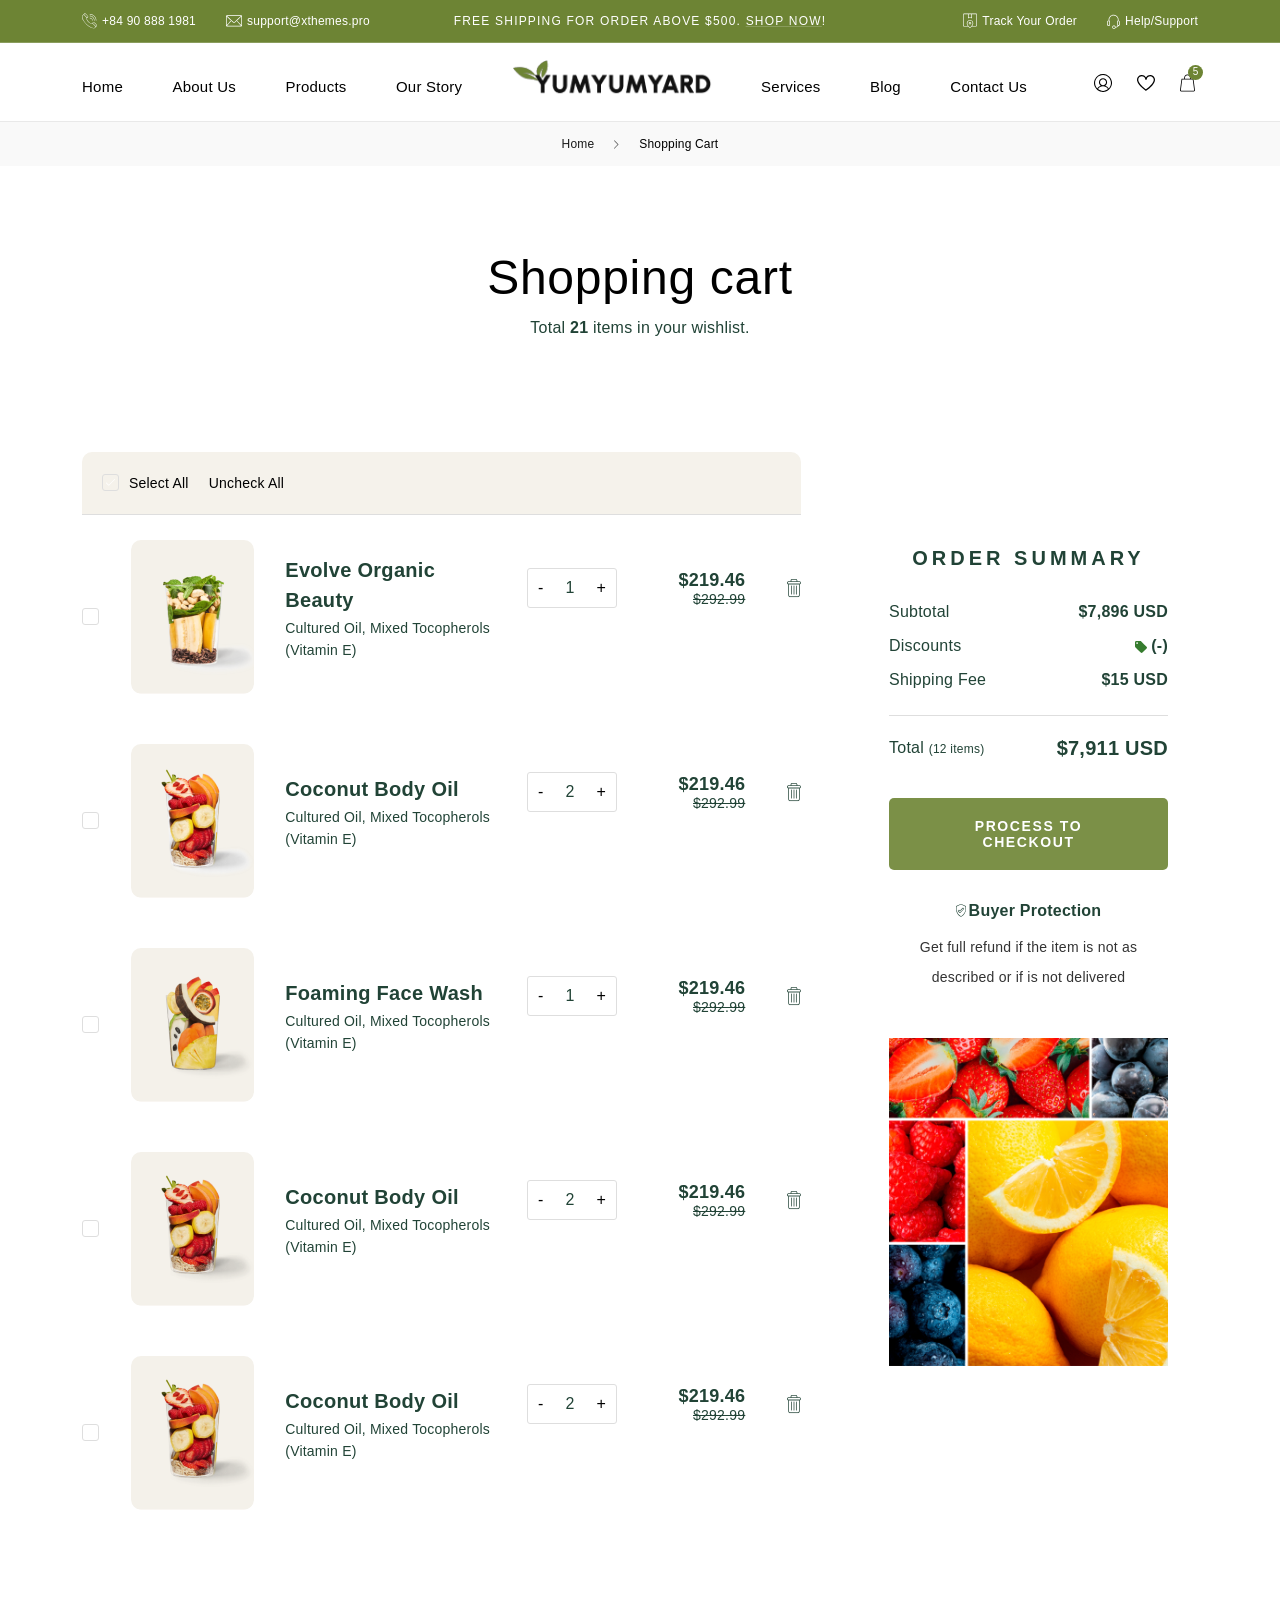
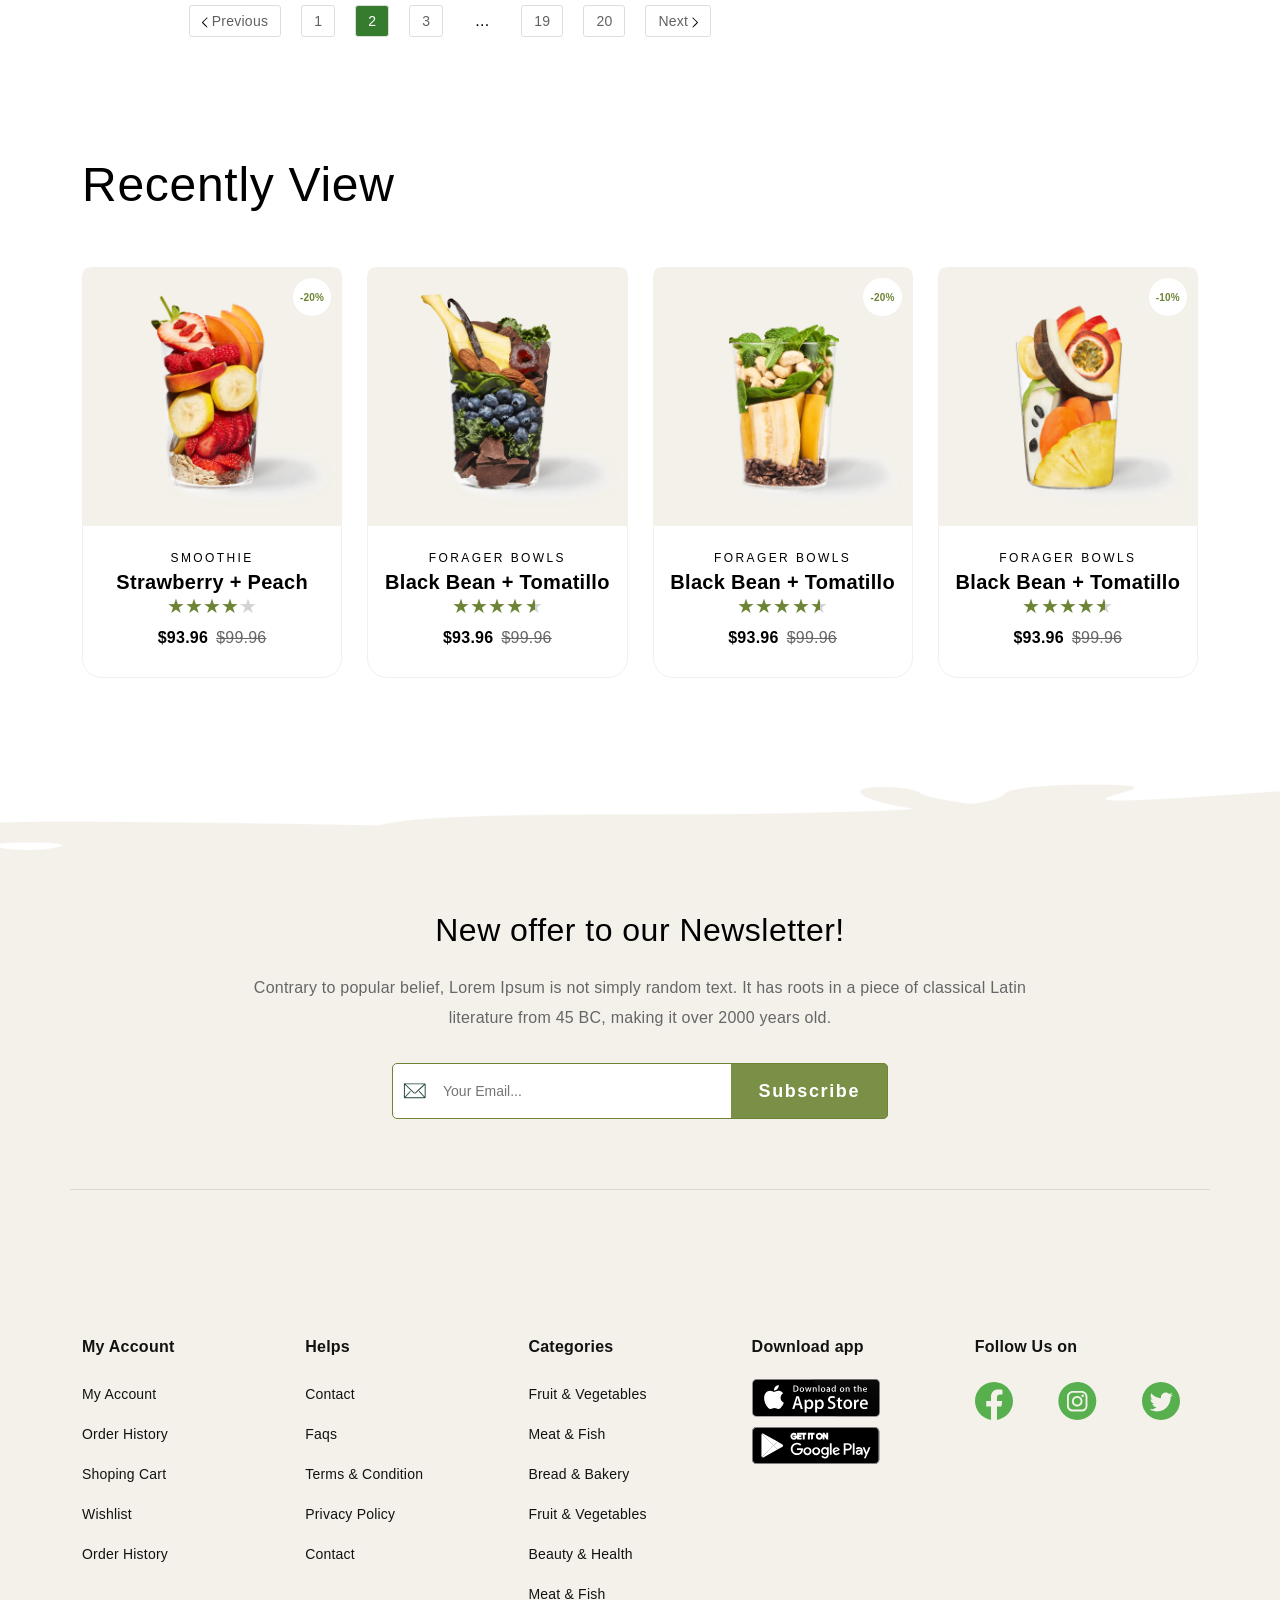
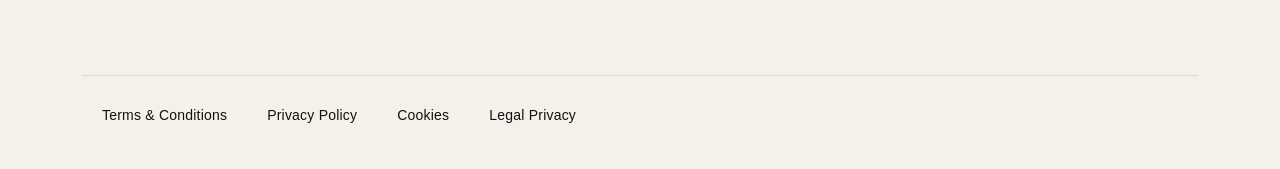
<file: shopping-cart.html>
<!DOCTYPE html>
<html lang="en">
  <head>
    <meta charset="UTF-8" />
    <meta name="viewport" content="width=device-width, initial-scale=1.0" />
    <link rel="stylesheet" href="./bootstrap/css/bootstrap.min.css" />
    <link
      rel="stylesheet"
      href="https://cdn.jsdelivr.net/npm/swiper@10/swiper-bundle.min.css"
    />
    <link rel="stylesheet" href="assets/wow/animate.css" />
    <link rel="stylesheet" href="./css/main.css" />
    <script src="./bootstrap/js/bootstrap.min.js"></script>
    <title>YumYumYard</title>
  </head>
  <body>

    <!-- START HEADER-->
    <header id="fhm-header" class="header">
      <div class="header-topbar">
        <div class="container">
          <div class="header-topbar-content row align-items-center">
            <div class="col-xl-4">
              <div
                class="header-topbar-info d-xl-flex justify-content-start align-items-center"
              >
                <div
                  class="header-topbar-info-item d-flex justify-content-between align-items-center"
                >
                  <div class="header-topbar-info-icon">
                    <svg
                      width="15"
                      height="16"
                      viewBox="0 0 15 16"
                      fill="none"
                      xmlns="http://www.w3.org/2000/svg"
                    >
                      <path
                        d="M11.561 15.3674C10.4542 15.3509 9.5457 15.0371 8.67021 14.62C7.17113 13.9055 5.85789 12.9227 4.64789 11.7911C3.25205 10.4903 2.02966 9.04488 1.09635 7.36822C0.621437 6.51751 0.237375 5.62962 0.0721874 4.66327C-0.0269252 4.08925 -0.0517034 3.50696 0.179559 2.95771C0.282802 2.71406 0.427341 2.47867 0.609047 2.2887C1.117 1.74771 1.65386 1.2315 2.18246 0.707028C2.62847 0.265151 3.24379 0.261021 3.6898 0.702898C4.42488 1.42972 5.15171 2.16068 5.87854 2.89164C6.31215 3.32938 6.31215 3.94058 5.88267 4.38658C5.67205 4.60546 5.46557 4.83259 5.2343 5.03082C4.89567 5.31576 4.84611 5.66679 4.93697 6.06737C5.06086 6.60423 5.30451 7.08327 5.61423 7.53341C6.36584 8.62778 7.29915 9.52392 8.48437 10.1351C8.83953 10.3168 9.2112 10.4572 9.61591 10.4738C9.87195 10.4861 10.0867 10.4118 10.2684 10.2177C10.4955 9.96993 10.7392 9.73867 10.9787 9.50327C11.4247 9.0614 12.04 9.05727 12.4819 9.49501C13.2129 10.2218 13.9438 10.9528 14.6706 11.6838C15.1125 12.1256 15.1084 12.7451 14.6665 13.1911C14.1544 13.7073 13.6424 14.2235 13.122 14.7315C12.6554 15.1857 12.0896 15.384 11.561 15.3674ZM4.76352 4.88628C3.73522 3.85798 2.71106 2.83382 1.68277 1.80553C1.43912 2.04918 1.18307 2.30935 0.922904 2.56952C0.720549 2.77187 0.584269 3.0114 0.514064 3.28809C0.386044 3.78365 0.431471 4.28334 0.534713 4.77478C0.724679 5.67092 1.09222 6.50099 1.55475 7.28563C3.17359 10.0401 5.36232 12.2289 8.12509 13.8353C9.04601 14.3722 10.0206 14.7934 11.0985 14.9132C11.5982 14.9669 12.1102 14.9627 12.5273 14.653C12.9114 14.3681 13.2418 14.0046 13.5804 13.6867C12.5356 12.6418 11.5156 11.6218 10.4914 10.5976C10.1156 10.928 9.72741 10.9528 9.33096 10.8702C9.0171 10.8 8.69912 10.7133 8.40591 10.577C7.2785 10.0525 6.37823 9.23897 5.61011 8.27675C5.14758 7.6986 4.75526 7.07088 4.55703 6.34819C4.42075 5.81959 4.37533 5.30338 4.76352 4.88628ZM5.12693 4.54351C5.2756 4.39071 5.43253 4.23378 5.5812 4.07686C5.82898 3.81256 5.82898 3.46566 5.57294 3.20549C5.38297 3.0114 5.18888 2.8173 4.99478 2.62321C4.45379 2.08222 3.91693 1.54123 3.37594 1.00437C3.13642 0.764843 2.80191 0.731806 2.56652 0.938291C2.37656 1.10348 2.2155 1.29757 2.05031 1.47102C3.06621 2.4828 4.08625 3.50283 5.12693 4.54351ZM13.9232 13.3398C14.0636 13.1952 14.204 13.0465 14.3485 12.8979C14.6376 12.6005 14.6376 12.2619 14.3485 11.9687C14.0553 11.6714 13.758 11.3782 13.4607 11.0808C13.0353 10.6555 12.6099 10.226 12.1804 9.80061C11.9368 9.56109 11.5982 9.52805 11.3545 9.73867C11.1687 9.89972 11.0076 10.0897 10.8466 10.259C11.8625 11.279 12.8825 12.2991 13.9232 13.3398Z"
                        fill="white"
                      />
                      <path
                        d="M7.7121 1.44625C7.7121 1.30171 7.7121 1.16956 7.7121 1.04154C11.3256 0.946552 14.4352 4.13468 14.3279 7.66143C14.1998 7.66143 14.076 7.66143 13.9273 7.66143C13.8942 5.96413 13.3037 4.4857 12.0978 3.27983C10.8961 2.07396 9.42592 1.48341 7.7121 1.44625Z"
                        fill="white"
                      />
                      <path
                        d="M12.5521 7.6573C12.4199 7.6573 12.2878 7.6573 12.1474 7.6573C12.1226 6.43491 11.6973 5.38184 10.8341 4.52287C9.97517 3.66802 8.92623 3.24679 7.7121 3.21788C7.7121 3.07747 7.7121 2.94532 7.7121 2.81317C10.3055 2.72645 12.643 5.03908 12.5521 7.6573Z"
                        fill="white"
                      />
                      <path
                        d="M10.7846 7.84727C10.6524 7.84727 10.5203 7.84727 10.3757 7.84727C10.351 7.12044 10.1032 6.4886 9.59111 5.97239C9.0749 5.45617 8.44718 5.20013 7.7121 5.18361C7.7121 5.03907 7.7121 4.90692 7.7121 4.77477C9.24834 4.69631 10.8383 6.08802 10.7846 7.84727Z"
                        fill="white"
                      />
                    </svg>
                  </div>
                  <a href="tel:+84 90 888 1981" title="Phone"
                    >+84 90 888 1981</a
                  >
                </div>
                <div
                  class="header-topbar-info-item d-flex justify-content-between align-items-center"
                >
                  <div class="header-topbar-info-icon">
                    <svg
                      width="16"
                      height="12"
                      viewBox="0 0 16 12"
                      fill="none"
                      xmlns="http://www.w3.org/2000/svg"
                    >
                      <path
                        d="M8.00626 0.353119C10.3563 0.353119 12.71 0.353119 15.06 0.353119C15.3265 0.353119 15.5744 0.390128 15.7705 0.593672C15.9556 0.782413 16 1.01926 16 1.27462C16 3.64314 16 6.01535 16 8.38387C16 9.07962 16 9.77537 16 10.4711C16 11.0929 15.6928 11.3963 15.0674 11.3963C10.4007 11.3963 5.73767 11.3963 1.07095 11.3963C1.01544 11.3963 0.959926 11.3963 0.904414 11.3963C0.315986 11.3889 0.00511818 11.0781 0.00511818 10.4896C0.00511818 7.91016 0.00511818 5.3307 0.00511818 2.75124C0.00511818 2.27014 0.0199215 1.78903 0.00141743 1.31163C-0.0244882 0.730601 0.304883 0.338316 0.974729 0.345717C3.31734 0.360521 5.66365 0.353119 8.00626 0.353119ZM15.3079 1.49297C15.208 1.58549 15.1303 1.6521 15.0563 1.72242C13.0209 3.63943 10.9891 5.55275 8.95367 7.46977C8.33563 8.05079 7.67319 8.05079 7.05885 7.46977C4.9901 5.53055 2.92505 3.58392 0.856303 1.641C0.808193 1.59659 0.760083 1.55588 0.70087 1.50777C0.70087 4.3981 0.70087 7.26622 0.70087 10.164C0.756382 10.1084 0.789689 10.0714 0.822996 10.0344C1.65938 9.10552 2.49576 8.17662 3.33214 7.25142C3.68002 6.86654 4.02419 6.48165 4.37207 6.10047C4.5016 5.95614 4.67554 5.92653 4.81987 6.01535C4.9679 6.10417 5.00861 6.2411 4.9679 6.39653C4.94569 6.47425 4.88648 6.54827 4.83097 6.61118C3.65781 7.91386 2.48096 9.21655 1.3078 10.5192C1.25969 10.571 1.21528 10.6266 1.15607 10.6969C5.73396 10.6969 10.2786 10.6969 14.8602 10.6969C14.7824 10.6118 14.7269 10.5451 14.6714 10.4859C13.502 9.18694 12.3288 7.89166 11.1593 6.59268C10.9891 6.40394 10.9817 6.19299 11.1371 6.05606C11.2926 5.91913 11.4961 5.94874 11.6701 6.14118C12.6064 7.1774 13.539 8.21733 14.4753 9.25356C14.7454 9.55332 15.0156 9.84938 15.3117 10.1751C15.3079 7.26252 15.3079 4.3981 15.3079 1.49297ZM1.26339 1.03777C1.25229 1.04887 1.24489 1.06367 1.23379 1.07478C1.2819 1.11178 1.33001 1.14509 1.37072 1.1821C2.6808 2.41447 3.98719 3.64684 5.29727 4.8755C6.06334 5.59716 6.8294 6.31882 7.59917 7.03677C7.85083 7.27362 8.15059 7.26622 8.40965 7.04047C8.46516 6.99236 8.52067 6.94055 8.57248 6.88874C10.5894 4.99023 12.6064 3.09171 14.6233 1.1932C14.6714 1.14879 14.7306 1.11919 14.7861 1.08588C14.7713 1.06737 14.7602 1.05257 14.7454 1.03407C10.2489 1.03777 5.75617 1.03777 1.26339 1.03777Z"
                        fill="white"
                      />
                    </svg>
                  </div>
                  <a href="mailto:support@xthemes.pro" title="Mail"
                    >support@xthemes.pro</a
                  >
                </div>
              </div>
            </div>
            <div class="col-xl-4">
              <div class="header-topbar-notice">
                <div class="swiper header-topbar-slider">
                  <div class="swiper-wrapper">
                    <div class="swiper-slide header-topbar-slide">
                      <p>
                        Free Shipping for order above $500.
                        <a href="#" title="shop now">Shop now</a>!
                      </p>
                    </div>
                    <div class="swiper-slide header-topbar-slide">
                      <p>
                        Free Shipping for order above $500.
                        <a href="#" title="shop now">Shop now</a>!
                      </p>
                    </div>
                    <div class="swiper-slide header-topbar-slide">
                      <p>
                        Free Shipping for order above $500.
                        <a href="#" title="shop now">Shop now</a>!
                      </p>
                    </div>
                  </div>
                </div>
              </div>
            </div>
            <div class="col-xl-4">
              <div
                class="header-topbar-info d-xl-flex justify-content-end align-items-center"
              >
                <div
                  class="header-topbar-info-item d-flex justify-content-between align-items-center"
                >
                  <div class="header-topbar-info-icon">
                    <svg
                      width="14"
                      height="16"
                      viewBox="0 0 14 16"
                      fill="none"
                      xmlns="http://www.w3.org/2000/svg"
                    >
                      <path
                        d="M6.99963 0.614284C8.96779 0.614284 10.936 0.614284 12.9041 0.614284C13.5947 0.614284 13.9992 1.01583 13.9992 1.70636C13.9992 4.57191 13.9992 7.43442 13.9992 10.3C13.9992 10.9844 14.0023 11.6658 13.9962 12.3503C13.9962 12.4902 13.9871 12.6362 13.9506 12.7701C13.838 13.2142 13.4791 13.488 13.0197 13.488C11.6904 13.488 10.358 13.491 9.02863 13.4849C8.89783 13.4849 8.81569 13.5275 8.73356 13.6218C8.28639 14.142 7.79663 14.6135 7.23994 15.0181C7.03005 15.1702 6.95095 15.1672 6.74106 15.009C6.18437 14.5922 5.67332 14.1268 5.22919 13.5884C5.16531 13.5093 5.09534 13.4849 4.99496 13.4849C3.68386 13.488 2.37276 13.4728 1.06471 13.4941C0.526277 13.5032 -0.00302894 13.1169 1.30493e-05 12.4324C0.00913901 9.25049 0.00609716 6.06553 0.00609716 2.88361C0.00609716 2.47294 0.00305518 2.06227 0.00609716 1.65464C0.0121811 1.01279 0.407639 0.614284 1.0495 0.614284C3.03287 0.611242 5.01625 0.611242 6.99963 0.614284C6.99963 0.611242 6.99963 0.611242 6.99963 0.614284ZM5.00104 1.23789C4.95237 1.23181 4.92499 1.22877 4.89457 1.22877C3.60477 1.22877 2.31497 1.22877 1.02212 1.22877C0.748342 1.22877 0.620579 1.3687 0.620579 1.64856C0.620579 5.24723 0.620579 8.8459 0.620579 12.4446C0.620579 12.7518 0.748342 12.8796 1.05254 12.8796C2.20545 12.8796 3.36141 12.8796 4.51432 12.8796C4.56299 12.8796 4.60862 12.8735 4.64209 12.8735C4.45652 12.4993 4.25271 12.1434 4.10061 11.7693C3.79033 11.0057 3.68082 10.2178 3.89072 9.40259C4.28922 7.86638 5.82542 6.78343 7.51372 7.04809C9.27199 7.32491 10.4736 9.01321 10.1755 10.811C10.0599 11.5137 9.78 12.1495 9.39975 12.7457C9.37542 12.7822 9.36021 12.8218 9.32979 12.8796C9.39975 12.8796 9.44843 12.8796 9.4971 12.8796C10.6409 12.8796 11.7847 12.8796 12.9285 12.8796C13.2631 12.8796 13.3817 12.764 13.3817 12.4233C13.3817 8.83982 13.3817 5.25636 13.3817 1.6729C13.3817 1.33524 13.2783 1.22877 12.9406 1.22877C11.6843 1.22877 10.431 1.22877 9.17465 1.22877C9.11989 1.22877 9.06514 1.22877 8.99821 1.22877C8.99821 1.3109 8.99821 1.37174 8.99821 1.42954C8.99821 2.60983 8.99821 3.78708 8.99821 4.96737C8.99821 5.31416 8.7731 5.448 8.46282 5.28374C8.01565 5.0495 7.56544 4.81527 7.12131 4.57799C7.03613 4.53236 6.97225 4.52932 6.88403 4.57495C6.44294 4.81223 5.99881 5.04038 5.55468 5.27157C5.21702 5.448 5.00104 5.32024 5.00104 4.93999C5.00104 3.76578 5.00104 2.59158 5.00104 1.41737C5.00104 1.35957 5.00104 1.30177 5.00104 1.23789ZM6.99963 14.4371C7.11522 14.3428 7.22473 14.2546 7.3312 14.1633C8.1282 13.4697 8.81265 12.6849 9.25678 11.7145C9.52752 11.1183 9.66441 10.4916 9.57011 9.84367C9.35108 8.32572 7.89093 7.33708 6.40035 7.69299C5.08622 8.00631 4.22533 9.23528 4.43523 10.662C4.53257 11.313 4.7881 11.897 5.14097 12.4446C5.63986 13.2172 6.27868 13.8591 6.99963 14.4371ZM8.36548 1.24702C7.44984 1.24702 6.54333 1.24702 5.63377 1.24702C5.63377 2.34518 5.63377 3.43116 5.63377 4.53845C6.02619 4.33159 6.4034 4.13995 6.77756 3.93918C6.92966 3.85704 7.06655 3.85704 7.22169 3.94222C7.51676 4.10649 7.82096 4.25858 8.11908 4.41373C8.19817 4.45327 8.27726 4.49282 8.36548 4.53845C8.36548 3.42812 8.36548 2.34213 8.36548 1.24702Z"
                        fill="white"
                      />
                      <path
                        d="M5.77978 10.2209C5.78586 9.5121 6.32429 8.98887 7.0422 8.99496C7.68406 9.00104 8.2377 9.57902 8.22553 10.233C8.21337 10.9084 7.66581 11.4529 7.00265 11.4468C6.31212 11.4346 5.77369 10.8932 5.77978 10.2209ZM7.60801 10.1965C7.60497 9.87105 7.33727 9.60031 7.01178 9.59727C6.65891 9.59423 6.38513 9.86497 6.38513 10.2148C6.38513 10.5585 6.65891 10.8323 6.99961 10.8293C7.34944 10.8323 7.61105 10.5555 7.60801 10.1965Z"
                        fill="white"
                      />
                    </svg>
                  </div>
                  <a href="#" title="Track Your Order">Track Your Order</a>
                </div>
                <div
                  class="header-topbar-info-item d-flex justify-content-between align-items-center"
                >
                  <div class="header-topbar-info-icon">
                    <svg
                      width="13"
                      height="15"
                      viewBox="0 0 13 15"
                      fill="none"
                      xmlns="http://www.w3.org/2000/svg"
                    >
                      <path
                        d="M6.74635 14.9596C6.44694 14.8971 6.16093 14.8032 5.91068 14.6155C5.29844 14.1597 5.04819 13.3821 5.29397 12.6716C5.54423 11.9521 6.2235 11.4829 6.99661 11.5008C7.7295 11.5186 8.39089 12.0325 8.60092 12.752C8.61433 12.7923 8.62327 12.8325 8.63668 12.8727C9.29807 13.0068 10.4957 12.4079 10.889 11.7331C10.7683 11.7331 10.6611 11.7331 10.5538 11.7331C10.308 11.7287 10.1829 11.6035 10.1829 11.3533C10.1829 9.94112 10.1829 8.52897 10.1829 7.11681C10.1829 7.02743 10.2008 6.93359 10.2321 6.84868C10.2812 6.71908 10.3795 6.64311 10.5315 6.64758C10.6432 6.65205 10.7504 6.64758 10.8532 6.64758C10.8666 6.62524 10.8756 6.62077 10.8756 6.61183C10.9292 5.56165 10.8711 4.52934 10.2902 3.60876C9.36957 2.14298 8.04232 1.40562 6.3084 1.5084C4.23932 1.62906 2.59479 3.17528 2.32666 5.21755C2.26409 5.68231 2.28644 6.15601 2.26856 6.64758C2.39816 6.64758 2.50094 6.64758 2.60372 6.64758C2.81823 6.64758 2.94336 6.7593 2.97464 6.97381C2.98358 7.03637 2.98358 7.1034 2.98358 7.16597C2.98358 8.55578 2.98358 9.94559 2.98358 11.3309C2.98358 11.6125 2.86739 11.7287 2.59032 11.7287C2.16131 11.7287 1.7323 11.7421 1.30329 11.7197C0.601678 11.6884 0.0296654 11.1254 0.01179 10.4282C-0.00608542 9.61937 -0.00161657 8.81497 0.01179 8.00611C0.0251966 7.32685 0.597209 6.61183 1.43735 6.64758C1.47757 6.64758 1.51779 6.64758 1.58483 6.64758C1.58483 6.58055 1.58483 6.52245 1.58483 6.46436C1.58929 5.92363 1.55801 5.38289 1.6742 4.8511C2.04065 3.12165 3.0238 1.87038 4.65046 1.18217C7.37646 0.0292081 10.4466 1.46371 11.3537 4.27462C11.5325 4.82429 11.5951 5.39183 11.5906 5.96385C11.5906 6.18282 11.5906 6.40626 11.5906 6.63864C11.8721 6.64311 12.1179 6.72355 12.3279 6.89784C12.7301 7.22406 12.9625 7.65307 12.9804 8.16252C13.0072 8.94904 13.0027 9.74003 12.9893 10.531C12.9804 11.1254 12.6095 11.5544 12.0196 11.6527C11.814 11.6884 11.7023 11.7778 11.5951 11.9432C11.0588 12.7833 10.2991 13.3062 9.32488 13.5028C9.10591 13.5475 8.87799 13.5609 8.64115 13.5877C8.53836 14.1284 8.22554 14.5262 7.72503 14.763C7.54181 14.8524 7.33624 14.8926 7.13961 14.9552C7.00555 14.9596 6.87595 14.9596 6.74635 14.9596ZM2.28197 7.34472C2.00937 7.34472 1.75017 7.34472 1.49098 7.34472C1.01281 7.34472 0.7134 7.6352 0.708931 8.11336C0.704462 8.85966 0.704462 9.60596 0.708931 10.3523C0.708931 10.7276 0.999407 11.0181 1.37479 11.0271C1.64739 11.0315 1.91999 11.0271 2.19259 11.0271C2.22387 11.0271 2.25515 11.0181 2.28197 11.0136C2.28197 9.79365 2.28197 8.57812 2.28197 7.34472ZM10.8934 11.0271C11.1258 11.0271 11.3537 11.0271 11.5772 11.0271C11.6353 11.0271 11.6978 11.0271 11.7559 11.0181C12.0956 10.969 12.2833 10.7947 12.2877 10.5042C12.2922 9.74896 12.2922 8.99373 12.2877 8.23402C12.2833 7.97036 12.1849 7.72457 12.0017 7.53241C11.9168 7.4475 11.8006 7.3626 11.6889 7.34919C11.4297 7.32238 11.166 7.34025 10.8979 7.34025C10.8934 8.57812 10.8934 9.79812 10.8934 11.0271ZM7.97082 13.2525C7.96635 12.6448 7.52393 12.189 6.93404 12.189C6.3665 12.189 5.89727 12.6582 5.90174 13.2168C5.91068 13.7843 6.40225 14.267 6.96533 14.258C7.51946 14.2491 7.97082 13.7977 7.97082 13.2525Z"
                        fill="white"
                      />
                    </svg>
                  </div>
                  <a href="#" title="Help/Support">Help/Support</a>
                </div>
              </div>
            </div>
          </div>
        </div>
      </div>
      <div class="header-wrapper">
        <div class="container">
          <div class="header-container">
            <nav class="header-nav">
              <ul class="header-nav-list">
                <li class="header-nav-item">
                  <a href="homepage.html" class="header-nav-link" title="Home"
                    >Home</a
                  >
                  <div class="mega-menu mega-menu1 position-absolute">
                    <div class="mega-menu-list d-flex">
                      <div class="mega-menu-col">
                        <div class="mega-menu-title">Category</div>
                        <ul class="mega-menu-list">
                          <li>
                            <a href="#" class="mega-menu-list-item"
                              >Home Accessories</a
                            >
                          </li>
                          <li>
                            <a href="#" class="mega-menu-list-item"
                              >Best sellers</a
                            >
                          </li>
                          <li>
                            <a href="#" class="mega-menu-list-item"
                              >As-is online</a
                            >
                          </li>
                          <li>
                            <a href="#" class="mega-menu-list-item"
                              >Limited collections</a
                            >
                          </li>
                          <li>
                            <a href="#" class="mega-menu-list-item"
                              >Last chance</a
                            >
                          </li>
                          <li>
                            <a href="#" class="mega-menu-list-item"
                              >Home Accessories</a
                            >
                          </li>
                          <li>
                            <a href="#" class="mega-menu-list-item"
                              >Best sellers</a
                            >
                          </li>
                          <li>
                            <a href="#" class="mega-menu-list-item"
                              >As-is online</a
                            >
                          </li>
                        </ul>
                      </div>

                      <div class="mega-menu-col">
                        <div class="mega-menu-title">Collections</div>
                        <ul class="mega-menu-list">
                          <li>
                            <div class="mega-menu-list-item">
                              <div class="item-img">
                                <img
                                  src="./assets/images/mega-menu-item1.png"
                                  alt=""
                                />
                              </div>
                              <div class="item-info">
                                <a href=""
                                  >Plant Protein
                                  <svg
                                    xmlns="http://www.w3.org/2000/svg"
                                    width="16"
                                    height="8"
                                    viewBox="0 0 16 8"
                                    fill="none"
                                  >
                                    <g clip-path="url(#clip0_78_6789)">
                                      <path
                                        d="M11.937 8.00009C11.6858 7.88909 11.5797 7.75876 11.6323 7.56763C11.6617 7.46068 11.7406 7.35686 11.8217 7.27548C12.547 6.54713 13.2775 5.82408 14.0069 5.09978C14.2426 4.86594 14.4797 4.63334 14.7546 4.36208H14.5238C9.936 4.36208 5.34847 4.36208 0.760624 4.36208C0.641004 4.36208 0.52107 4.36582 0.40145 4.36114C0.16127 4.35116 -0.000624474 4.20057 1.81067e-06 3.99416C0.000628095 3.79461 0.155007 3.64745 0.387672 3.62812C0.43934 3.62375 0.491635 3.62656 0.54393 3.62656C5.19941 3.62656 9.8549 3.62656 14.5101 3.62656H14.7387C14.672 3.55609 14.6319 3.51119 14.5893 3.4691C13.6546 2.53902 12.7198 1.60925 11.7851 0.678859C11.6004 0.495213 11.5703 0.305954 11.6962 0.142574C11.8183 -0.0158168 12.0328 -0.0469962 12.1934 0.0730444C12.2432 0.110148 12.289 0.153175 12.3331 0.196826C13.4936 1.3489 14.6541 2.50098 15.8124 3.65524C15.8848 3.72727 15.938 3.818 16 3.9V4.08645C15.9264 4.17937 15.8616 4.2807 15.7783 4.36395C14.6422 5.49701 13.5046 6.62819 12.3635 7.75626C12.2667 7.85167 12.1424 7.91933 12.0309 7.99977H11.9373L11.937 8.00009Z"
                                        fill="black"
                                      />
                                    </g>
                                    <defs>
                                      <clipPath id="clip0_78_6789">
                                        <rect
                                          width="16"
                                          height="8"
                                          fill="white"
                                        />
                                      </clipPath>
                                    </defs>
                                  </svg>
                                </a>
                                <p>100% healthy & Fresh food.</p>
                              </div>
                            </div>
                          </li>
                          <li>
                            <div class="mega-menu-list-item">
                              <div class="item-img">
                                <img
                                  src="./assets/images/mega-menu-item2.png"
                                  alt=""
                                />
                              </div>
                              <div class="item-info">
                                <a href=""
                                  >Strawberry + Peach
                                  <svg
                                    xmlns="http://www.w3.org/2000/svg"
                                    width="16"
                                    height="8"
                                    viewBox="0 0 16 8"
                                    fill="none"
                                  >
                                    <g clip-path="url(#clip0_78_6789)">
                                      <path
                                        d="M11.937 8.00009C11.6858 7.88909 11.5797 7.75876 11.6323 7.56763C11.6617 7.46068 11.7406 7.35686 11.8217 7.27548C12.547 6.54713 13.2775 5.82408 14.0069 5.09978C14.2426 4.86594 14.4797 4.63334 14.7546 4.36208H14.5238C9.936 4.36208 5.34847 4.36208 0.760624 4.36208C0.641004 4.36208 0.52107 4.36582 0.40145 4.36114C0.16127 4.35116 -0.000624474 4.20057 1.81067e-06 3.99416C0.000628095 3.79461 0.155007 3.64745 0.387672 3.62812C0.43934 3.62375 0.491635 3.62656 0.54393 3.62656C5.19941 3.62656 9.8549 3.62656 14.5101 3.62656H14.7387C14.672 3.55609 14.6319 3.51119 14.5893 3.4691C13.6546 2.53902 12.7198 1.60925 11.7851 0.678859C11.6004 0.495213 11.5703 0.305954 11.6962 0.142574C11.8183 -0.0158168 12.0328 -0.0469962 12.1934 0.0730444C12.2432 0.110148 12.289 0.153175 12.3331 0.196826C13.4936 1.3489 14.6541 2.50098 15.8124 3.65524C15.8848 3.72727 15.938 3.818 16 3.9V4.08645C15.9264 4.17937 15.8616 4.2807 15.7783 4.36395C14.6422 5.49701 13.5046 6.62819 12.3635 7.75626C12.2667 7.85167 12.1424 7.91933 12.0309 7.99977H11.9373L11.937 8.00009Z"
                                        fill="black"
                                      />
                                    </g>
                                    <defs>
                                      <clipPath id="clip0_78_6789">
                                        <rect
                                          width="16"
                                          height="8"
                                          fill="white"
                                        />
                                      </clipPath>
                                    </defs>
                                  </svg>
                                </a>
                                <p>100% Fresh food.</p>
                              </div>
                            </div>
                          </li>
                          <li>
                            <div class="mega-menu-list-item">
                              <div class="item-img">
                                <img
                                  src="./assets/images/mega-menu-item3.png"
                                  alt=""
                                />
                              </div>
                              <div class="item-info">
                                <a href=""
                                  >Fruits and Vegetable
                                  <svg
                                    xmlns="http://www.w3.org/2000/svg"
                                    width="16"
                                    height="8"
                                    viewBox="0 0 16 8"
                                    fill="none"
                                  >
                                    <g clip-path="url(#clip0_78_6789)">
                                      <path
                                        d="M11.937 8.00009C11.6858 7.88909 11.5797 7.75876 11.6323 7.56763C11.6617 7.46068 11.7406 7.35686 11.8217 7.27548C12.547 6.54713 13.2775 5.82408 14.0069 5.09978C14.2426 4.86594 14.4797 4.63334 14.7546 4.36208H14.5238C9.936 4.36208 5.34847 4.36208 0.760624 4.36208C0.641004 4.36208 0.52107 4.36582 0.40145 4.36114C0.16127 4.35116 -0.000624474 4.20057 1.81067e-06 3.99416C0.000628095 3.79461 0.155007 3.64745 0.387672 3.62812C0.43934 3.62375 0.491635 3.62656 0.54393 3.62656C5.19941 3.62656 9.8549 3.62656 14.5101 3.62656H14.7387C14.672 3.55609 14.6319 3.51119 14.5893 3.4691C13.6546 2.53902 12.7198 1.60925 11.7851 0.678859C11.6004 0.495213 11.5703 0.305954 11.6962 0.142574C11.8183 -0.0158168 12.0328 -0.0469962 12.1934 0.0730444C12.2432 0.110148 12.289 0.153175 12.3331 0.196826C13.4936 1.3489 14.6541 2.50098 15.8124 3.65524C15.8848 3.72727 15.938 3.818 16 3.9V4.08645C15.9264 4.17937 15.8616 4.2807 15.7783 4.36395C14.6422 5.49701 13.5046 6.62819 12.3635 7.75626C12.2667 7.85167 12.1424 7.91933 12.0309 7.99977H11.9373L11.937 8.00009Z"
                                        fill="black"
                                      />
                                    </g>
                                    <defs>
                                      <clipPath id="clip0_78_6789">
                                        <rect
                                          width="16"
                                          height="8"
                                          fill="white"
                                        />
                                      </clipPath>
                                    </defs>
                                  </svg>
                                </a>
                                <p>100% Fresh food.</p>
                              </div>
                            </div>
                          </li>
                          <li>
                            <div class="mega-menu-list-item">
                              <div class="item-img">
                                <img
                                  src="./assets/images/mega-menu-item4.png"
                                  alt=""
                                />
                              </div>
                              <div class="item-info">
                                <a href=""
                                  >Harvest Bowels
                                  <svg
                                    xmlns="http://www.w3.org/2000/svg"
                                    width="16"
                                    height="8"
                                    viewBox="0 0 16 8"
                                    fill="none"
                                  >
                                    <g clip-path="url(#clip0_78_6789)">
                                      <path
                                        d="M11.937 8.00009C11.6858 7.88909 11.5797 7.75876 11.6323 7.56763C11.6617 7.46068 11.7406 7.35686 11.8217 7.27548C12.547 6.54713 13.2775 5.82408 14.0069 5.09978C14.2426 4.86594 14.4797 4.63334 14.7546 4.36208H14.5238C9.936 4.36208 5.34847 4.36208 0.760624 4.36208C0.641004 4.36208 0.52107 4.36582 0.40145 4.36114C0.16127 4.35116 -0.000624474 4.20057 1.81067e-06 3.99416C0.000628095 3.79461 0.155007 3.64745 0.387672 3.62812C0.43934 3.62375 0.491635 3.62656 0.54393 3.62656C5.19941 3.62656 9.8549 3.62656 14.5101 3.62656H14.7387C14.672 3.55609 14.6319 3.51119 14.5893 3.4691C13.6546 2.53902 12.7198 1.60925 11.7851 0.678859C11.6004 0.495213 11.5703 0.305954 11.6962 0.142574C11.8183 -0.0158168 12.0328 -0.0469962 12.1934 0.0730444C12.2432 0.110148 12.289 0.153175 12.3331 0.196826C13.4936 1.3489 14.6541 2.50098 15.8124 3.65524C15.8848 3.72727 15.938 3.818 16 3.9V4.08645C15.9264 4.17937 15.8616 4.2807 15.7783 4.36395C14.6422 5.49701 13.5046 6.62819 12.3635 7.75626C12.2667 7.85167 12.1424 7.91933 12.0309 7.99977H11.9373L11.937 8.00009Z"
                                        fill="black"
                                      />
                                    </g>
                                    <defs>
                                      <clipPath id="clip0_78_6789">
                                        <rect
                                          width="16"
                                          height="8"
                                          fill="white"
                                        />
                                      </clipPath>
                                    </defs>
                                  </svg>
                                </a>
                                <p>100% Fresh food.</p>
                              </div>
                            </div>
                          </li>
                          <li>
                            <div class="mega-menu-list-item">
                              <div class="item-img">
                                <img
                                  src="./assets/images/mega-menu-item5.png"
                                  alt=""
                                />
                              </div>
                              <div class="item-info">
                                <a href=""
                                  >Superfoods
                                  <svg
                                    xmlns="http://www.w3.org/2000/svg"
                                    width="16"
                                    height="8"
                                    viewBox="0 0 16 8"
                                    fill="none"
                                  >
                                    <g clip-path="url(#clip0_78_6789)">
                                      <path
                                        d="M11.937 8.00009C11.6858 7.88909 11.5797 7.75876 11.6323 7.56763C11.6617 7.46068 11.7406 7.35686 11.8217 7.27548C12.547 6.54713 13.2775 5.82408 14.0069 5.09978C14.2426 4.86594 14.4797 4.63334 14.7546 4.36208H14.5238C9.936 4.36208 5.34847 4.36208 0.760624 4.36208C0.641004 4.36208 0.52107 4.36582 0.40145 4.36114C0.16127 4.35116 -0.000624474 4.20057 1.81067e-06 3.99416C0.000628095 3.79461 0.155007 3.64745 0.387672 3.62812C0.43934 3.62375 0.491635 3.62656 0.54393 3.62656C5.19941 3.62656 9.8549 3.62656 14.5101 3.62656H14.7387C14.672 3.55609 14.6319 3.51119 14.5893 3.4691C13.6546 2.53902 12.7198 1.60925 11.7851 0.678859C11.6004 0.495213 11.5703 0.305954 11.6962 0.142574C11.8183 -0.0158168 12.0328 -0.0469962 12.1934 0.0730444C12.2432 0.110148 12.289 0.153175 12.3331 0.196826C13.4936 1.3489 14.6541 2.50098 15.8124 3.65524C15.8848 3.72727 15.938 3.818 16 3.9V4.08645C15.9264 4.17937 15.8616 4.2807 15.7783 4.36395C14.6422 5.49701 13.5046 6.62819 12.3635 7.75626C12.2667 7.85167 12.1424 7.91933 12.0309 7.99977H11.9373L11.937 8.00009Z"
                                        fill="black"
                                      />
                                    </g>
                                    <defs>
                                      <clipPath id="clip0_78_6789">
                                        <rect
                                          width="16"
                                          height="8"
                                          fill="white"
                                        />
                                      </clipPath>
                                    </defs>
                                  </svg>
                                </a>
                                <p>100% healthy & Fresh food.</p>
                              </div>
                            </div>
                          </li>
                          <li>
                            <div class="mega-menu-list-item">
                              <div class="item-img">
                                <img
                                  src="./assets/images/mega-menu-item6.png"
                                  alt=""
                                />
                              </div>
                              <div class="item-info">
                                <a href=""
                                  >Black Bean + Tomatillo
                                  <svg
                                    xmlns="http://www.w3.org/2000/svg"
                                    width="16"
                                    height="8"
                                    viewBox="0 0 16 8"
                                    fill="none"
                                  >
                                    <g clip-path="url(#clip0_78_6789)">
                                      <path
                                        d="M11.937 8.00009C11.6858 7.88909 11.5797 7.75876 11.6323 7.56763C11.6617 7.46068 11.7406 7.35686 11.8217 7.27548C12.547 6.54713 13.2775 5.82408 14.0069 5.09978C14.2426 4.86594 14.4797 4.63334 14.7546 4.36208H14.5238C9.936 4.36208 5.34847 4.36208 0.760624 4.36208C0.641004 4.36208 0.52107 4.36582 0.40145 4.36114C0.16127 4.35116 -0.000624474 4.20057 1.81067e-06 3.99416C0.000628095 3.79461 0.155007 3.64745 0.387672 3.62812C0.43934 3.62375 0.491635 3.62656 0.54393 3.62656C5.19941 3.62656 9.8549 3.62656 14.5101 3.62656H14.7387C14.672 3.55609 14.6319 3.51119 14.5893 3.4691C13.6546 2.53902 12.7198 1.60925 11.7851 0.678859C11.6004 0.495213 11.5703 0.305954 11.6962 0.142574C11.8183 -0.0158168 12.0328 -0.0469962 12.1934 0.0730444C12.2432 0.110148 12.289 0.153175 12.3331 0.196826C13.4936 1.3489 14.6541 2.50098 15.8124 3.65524C15.8848 3.72727 15.938 3.818 16 3.9V4.08645C15.9264 4.17937 15.8616 4.2807 15.7783 4.36395C14.6422 5.49701 13.5046 6.62819 12.3635 7.75626C12.2667 7.85167 12.1424 7.91933 12.0309 7.99977H11.9373L11.937 8.00009Z"
                                        fill="black"
                                      />
                                    </g>
                                    <defs>
                                      <clipPath id="clip0_78_6789">
                                        <rect
                                          width="16"
                                          height="8"
                                          fill="white"
                                        />
                                      </clipPath>
                                    </defs>
                                  </svg>
                                </a>
                                <p>100% healthy & Fresh food.</p>
                              </div>
                            </div>
                          </li>
                        </ul>
                      </div>

                      <div class="mega-menu-col">
                        <div class="mega-menu-image">
                          <img
                            src="assets/images/mega-menu.png"
                            alt="bread shampoo"
                          />
                        </div>
                      </div>
                    </div>
                  </div>
                </li>
                <li class="header-nav-item">
                  <a
                    href="about-us.html"
                    class="header-nav-link"
                    title="About Us"
                    >About Us</a
                  >
                </li>
                <li class="header-nav-item">
                  <a
                    href="product-list.html"
                    class="header-nav-link"
                    title="Products"
                    >Products</a
                  >
                  <div class="mega-menu mega-menu3 position-absolute">
                    <div class="mega-menu-list d-flex">
                      <div class="mega-menu-col">
                        <div class="mega-menu-title">Category</div>
                        <ul class="mega-menu-list">
                          <li>
                            <a href="#" class="mega-menu-list-item"
                              >Home Accessories</a
                            >
                          </li>
                          <li>
                            <a href="#" class="mega-menu-list-item"
                              >Best sellers</a
                            >
                          </li>
                          <li>
                            <a href="#" class="mega-menu-list-item"
                              >As-is online</a
                            >
                          </li>
                          <li>
                            <a href="#" class="mega-menu-list-item"
                              >Limited collections</a
                            >
                          </li>
                          <li>
                            <a href="#" class="mega-menu-list-item"
                              >Last chance</a
                            >
                          </li>
                          <li>
                            <a href="#" class="mega-menu-list-item"
                              >Home Accessories</a
                            >
                          </li>
                          <li>
                            <a href="#" class="mega-menu-list-item"
                              >Best sellers</a
                            >
                          </li>
                          <li>
                            <a href="#" class="mega-menu-list-item"
                              >As-is online</a
                            >
                          </li>
                        </ul>
                      </div>

                      <div class="mega-menu-col">
                        <div class="mega-menu-title">Collections</div>
                        <ul class="mega-menu-list">
                          <li>
                            <div class="mega-menu-list-item">
                              <div class="item-img">
                                <img
                                  src="./assets/images/mega-menu-item1.png"
                                  alt=""
                                />
                              </div>
                              <div class="item-info">
                                <a href=""
                                  >Plant Protein
                                  <svg
                                    xmlns="http://www.w3.org/2000/svg"
                                    width="16"
                                    height="8"
                                    viewBox="0 0 16 8"
                                    fill="none"
                                  >
                                    <g clip-path="url(#clip0_78_6789)">
                                      <path
                                        d="M11.937 8.00009C11.6858 7.88909 11.5797 7.75876 11.6323 7.56763C11.6617 7.46068 11.7406 7.35686 11.8217 7.27548C12.547 6.54713 13.2775 5.82408 14.0069 5.09978C14.2426 4.86594 14.4797 4.63334 14.7546 4.36208H14.5238C9.936 4.36208 5.34847 4.36208 0.760624 4.36208C0.641004 4.36208 0.52107 4.36582 0.40145 4.36114C0.16127 4.35116 -0.000624474 4.20057 1.81067e-06 3.99416C0.000628095 3.79461 0.155007 3.64745 0.387672 3.62812C0.43934 3.62375 0.491635 3.62656 0.54393 3.62656C5.19941 3.62656 9.8549 3.62656 14.5101 3.62656H14.7387C14.672 3.55609 14.6319 3.51119 14.5893 3.4691C13.6546 2.53902 12.7198 1.60925 11.7851 0.678859C11.6004 0.495213 11.5703 0.305954 11.6962 0.142574C11.8183 -0.0158168 12.0328 -0.0469962 12.1934 0.0730444C12.2432 0.110148 12.289 0.153175 12.3331 0.196826C13.4936 1.3489 14.6541 2.50098 15.8124 3.65524C15.8848 3.72727 15.938 3.818 16 3.9V4.08645C15.9264 4.17937 15.8616 4.2807 15.7783 4.36395C14.6422 5.49701 13.5046 6.62819 12.3635 7.75626C12.2667 7.85167 12.1424 7.91933 12.0309 7.99977H11.9373L11.937 8.00009Z"
                                        fill="black"
                                      />
                                    </g>
                                    <defs>
                                      <clipPath id="clip0_78_6789">
                                        <rect
                                          width="16"
                                          height="8"
                                          fill="white"
                                        />
                                      </clipPath>
                                    </defs>
                                  </svg>
                                </a>
                                <p>100% healthy & Fresh food.</p>
                              </div>
                            </div>
                          </li>
                          <li>
                            <div class="mega-menu-list-item">
                              <div class="item-img">
                                <img
                                  src="./assets/images/mega-menu-item2.png"
                                  alt=""
                                />
                              </div>
                              <div class="item-info">
                                <a href=""
                                  >Strawberry + Peach
                                  <svg
                                    xmlns="http://www.w3.org/2000/svg"
                                    width="16"
                                    height="8"
                                    viewBox="0 0 16 8"
                                    fill="none"
                                  >
                                    <g clip-path="url(#clip0_78_6789)">
                                      <path
                                        d="M11.937 8.00009C11.6858 7.88909 11.5797 7.75876 11.6323 7.56763C11.6617 7.46068 11.7406 7.35686 11.8217 7.27548C12.547 6.54713 13.2775 5.82408 14.0069 5.09978C14.2426 4.86594 14.4797 4.63334 14.7546 4.36208H14.5238C9.936 4.36208 5.34847 4.36208 0.760624 4.36208C0.641004 4.36208 0.52107 4.36582 0.40145 4.36114C0.16127 4.35116 -0.000624474 4.20057 1.81067e-06 3.99416C0.000628095 3.79461 0.155007 3.64745 0.387672 3.62812C0.43934 3.62375 0.491635 3.62656 0.54393 3.62656C5.19941 3.62656 9.8549 3.62656 14.5101 3.62656H14.7387C14.672 3.55609 14.6319 3.51119 14.5893 3.4691C13.6546 2.53902 12.7198 1.60925 11.7851 0.678859C11.6004 0.495213 11.5703 0.305954 11.6962 0.142574C11.8183 -0.0158168 12.0328 -0.0469962 12.1934 0.0730444C12.2432 0.110148 12.289 0.153175 12.3331 0.196826C13.4936 1.3489 14.6541 2.50098 15.8124 3.65524C15.8848 3.72727 15.938 3.818 16 3.9V4.08645C15.9264 4.17937 15.8616 4.2807 15.7783 4.36395C14.6422 5.49701 13.5046 6.62819 12.3635 7.75626C12.2667 7.85167 12.1424 7.91933 12.0309 7.99977H11.9373L11.937 8.00009Z"
                                        fill="black"
                                      />
                                    </g>
                                    <defs>
                                      <clipPath id="clip0_78_6789">
                                        <rect
                                          width="16"
                                          height="8"
                                          fill="white"
                                        />
                                      </clipPath>
                                    </defs>
                                  </svg>
                                </a>
                                <p>100% Fresh food.</p>
                              </div>
                            </div>
                          </li>
                          <li>
                            <div class="mega-menu-list-item">
                              <div class="item-img">
                                <img
                                  src="./assets/images/mega-menu-item3.png"
                                  alt=""
                                />
                              </div>
                              <div class="item-info">
                                <a href=""
                                  >Fruits and Vegetable
                                  <svg
                                    xmlns="http://www.w3.org/2000/svg"
                                    width="16"
                                    height="8"
                                    viewBox="0 0 16 8"
                                    fill="none"
                                  >
                                    <g clip-path="url(#clip0_78_6789)">
                                      <path
                                        d="M11.937 8.00009C11.6858 7.88909 11.5797 7.75876 11.6323 7.56763C11.6617 7.46068 11.7406 7.35686 11.8217 7.27548C12.547 6.54713 13.2775 5.82408 14.0069 5.09978C14.2426 4.86594 14.4797 4.63334 14.7546 4.36208H14.5238C9.936 4.36208 5.34847 4.36208 0.760624 4.36208C0.641004 4.36208 0.52107 4.36582 0.40145 4.36114C0.16127 4.35116 -0.000624474 4.20057 1.81067e-06 3.99416C0.000628095 3.79461 0.155007 3.64745 0.387672 3.62812C0.43934 3.62375 0.491635 3.62656 0.54393 3.62656C5.19941 3.62656 9.8549 3.62656 14.5101 3.62656H14.7387C14.672 3.55609 14.6319 3.51119 14.5893 3.4691C13.6546 2.53902 12.7198 1.60925 11.7851 0.678859C11.6004 0.495213 11.5703 0.305954 11.6962 0.142574C11.8183 -0.0158168 12.0328 -0.0469962 12.1934 0.0730444C12.2432 0.110148 12.289 0.153175 12.3331 0.196826C13.4936 1.3489 14.6541 2.50098 15.8124 3.65524C15.8848 3.72727 15.938 3.818 16 3.9V4.08645C15.9264 4.17937 15.8616 4.2807 15.7783 4.36395C14.6422 5.49701 13.5046 6.62819 12.3635 7.75626C12.2667 7.85167 12.1424 7.91933 12.0309 7.99977H11.9373L11.937 8.00009Z"
                                        fill="black"
                                      />
                                    </g>
                                    <defs>
                                      <clipPath id="clip0_78_6789">
                                        <rect
                                          width="16"
                                          height="8"
                                          fill="white"
                                        />
                                      </clipPath>
                                    </defs>
                                  </svg>
                                </a>
                                <p>100% Fresh food.</p>
                              </div>
                            </div>
                          </li>
                          <li>
                            <div class="mega-menu-list-item">
                              <div class="item-img">
                                <img
                                  src="./assets/images/mega-menu-item4.png"
                                  alt=""
                                />
                              </div>
                              <div class="item-info">
                                <a href=""
                                  >Harvest Bowels
                                  <svg
                                    xmlns="http://www.w3.org/2000/svg"
                                    width="16"
                                    height="8"
                                    viewBox="0 0 16 8"
                                    fill="none"
                                  >
                                    <g clip-path="url(#clip0_78_6789)">
                                      <path
                                        d="M11.937 8.00009C11.6858 7.88909 11.5797 7.75876 11.6323 7.56763C11.6617 7.46068 11.7406 7.35686 11.8217 7.27548C12.547 6.54713 13.2775 5.82408 14.0069 5.09978C14.2426 4.86594 14.4797 4.63334 14.7546 4.36208H14.5238C9.936 4.36208 5.34847 4.36208 0.760624 4.36208C0.641004 4.36208 0.52107 4.36582 0.40145 4.36114C0.16127 4.35116 -0.000624474 4.20057 1.81067e-06 3.99416C0.000628095 3.79461 0.155007 3.64745 0.387672 3.62812C0.43934 3.62375 0.491635 3.62656 0.54393 3.62656C5.19941 3.62656 9.8549 3.62656 14.5101 3.62656H14.7387C14.672 3.55609 14.6319 3.51119 14.5893 3.4691C13.6546 2.53902 12.7198 1.60925 11.7851 0.678859C11.6004 0.495213 11.5703 0.305954 11.6962 0.142574C11.8183 -0.0158168 12.0328 -0.0469962 12.1934 0.0730444C12.2432 0.110148 12.289 0.153175 12.3331 0.196826C13.4936 1.3489 14.6541 2.50098 15.8124 3.65524C15.8848 3.72727 15.938 3.818 16 3.9V4.08645C15.9264 4.17937 15.8616 4.2807 15.7783 4.36395C14.6422 5.49701 13.5046 6.62819 12.3635 7.75626C12.2667 7.85167 12.1424 7.91933 12.0309 7.99977H11.9373L11.937 8.00009Z"
                                        fill="black"
                                      />
                                    </g>
                                    <defs>
                                      <clipPath id="clip0_78_6789">
                                        <rect
                                          width="16"
                                          height="8"
                                          fill="white"
                                        />
                                      </clipPath>
                                    </defs>
                                  </svg>
                                </a>
                                <p>100% Fresh food.</p>
                              </div>
                            </div>
                          </li>
                          <li>
                            <div class="mega-menu-list-item">
                              <div class="item-img">
                                <img
                                  src="./assets/images/mega-menu-item5.png"
                                  alt=""
                                />
                              </div>
                              <div class="item-info">
                                <a href=""
                                  >Superfoods
                                  <svg
                                    xmlns="http://www.w3.org/2000/svg"
                                    width="16"
                                    height="8"
                                    viewBox="0 0 16 8"
                                    fill="none"
                                  >
                                    <g clip-path="url(#clip0_78_6789)">
                                      <path
                                        d="M11.937 8.00009C11.6858 7.88909 11.5797 7.75876 11.6323 7.56763C11.6617 7.46068 11.7406 7.35686 11.8217 7.27548C12.547 6.54713 13.2775 5.82408 14.0069 5.09978C14.2426 4.86594 14.4797 4.63334 14.7546 4.36208H14.5238C9.936 4.36208 5.34847 4.36208 0.760624 4.36208C0.641004 4.36208 0.52107 4.36582 0.40145 4.36114C0.16127 4.35116 -0.000624474 4.20057 1.81067e-06 3.99416C0.000628095 3.79461 0.155007 3.64745 0.387672 3.62812C0.43934 3.62375 0.491635 3.62656 0.54393 3.62656C5.19941 3.62656 9.8549 3.62656 14.5101 3.62656H14.7387C14.672 3.55609 14.6319 3.51119 14.5893 3.4691C13.6546 2.53902 12.7198 1.60925 11.7851 0.678859C11.6004 0.495213 11.5703 0.305954 11.6962 0.142574C11.8183 -0.0158168 12.0328 -0.0469962 12.1934 0.0730444C12.2432 0.110148 12.289 0.153175 12.3331 0.196826C13.4936 1.3489 14.6541 2.50098 15.8124 3.65524C15.8848 3.72727 15.938 3.818 16 3.9V4.08645C15.9264 4.17937 15.8616 4.2807 15.7783 4.36395C14.6422 5.49701 13.5046 6.62819 12.3635 7.75626C12.2667 7.85167 12.1424 7.91933 12.0309 7.99977H11.9373L11.937 8.00009Z"
                                        fill="black"
                                      />
                                    </g>
                                    <defs>
                                      <clipPath id="clip0_78_6789">
                                        <rect
                                          width="16"
                                          height="8"
                                          fill="white"
                                        />
                                      </clipPath>
                                    </defs>
                                  </svg>
                                </a>
                                <p>100% healthy & Fresh food.</p>
                              </div>
                            </div>
                          </li>
                          <li>
                            <div class="mega-menu-list-item">
                              <div class="item-img">
                                <img
                                  src="./assets/images/mega-menu-item6.png"
                                  alt=""
                                />
                              </div>
                              <div class="item-info">
                                <a href=""
                                  >Black Bean + Tomatillo
                                  <svg
                                    xmlns="http://www.w3.org/2000/svg"
                                    width="16"
                                    height="8"
                                    viewBox="0 0 16 8"
                                    fill="none"
                                  >
                                    <g clip-path="url(#clip0_78_6789)">
                                      <path
                                        d="M11.937 8.00009C11.6858 7.88909 11.5797 7.75876 11.6323 7.56763C11.6617 7.46068 11.7406 7.35686 11.8217 7.27548C12.547 6.54713 13.2775 5.82408 14.0069 5.09978C14.2426 4.86594 14.4797 4.63334 14.7546 4.36208H14.5238C9.936 4.36208 5.34847 4.36208 0.760624 4.36208C0.641004 4.36208 0.52107 4.36582 0.40145 4.36114C0.16127 4.35116 -0.000624474 4.20057 1.81067e-06 3.99416C0.000628095 3.79461 0.155007 3.64745 0.387672 3.62812C0.43934 3.62375 0.491635 3.62656 0.54393 3.62656C5.19941 3.62656 9.8549 3.62656 14.5101 3.62656H14.7387C14.672 3.55609 14.6319 3.51119 14.5893 3.4691C13.6546 2.53902 12.7198 1.60925 11.7851 0.678859C11.6004 0.495213 11.5703 0.305954 11.6962 0.142574C11.8183 -0.0158168 12.0328 -0.0469962 12.1934 0.0730444C12.2432 0.110148 12.289 0.153175 12.3331 0.196826C13.4936 1.3489 14.6541 2.50098 15.8124 3.65524C15.8848 3.72727 15.938 3.818 16 3.9V4.08645C15.9264 4.17937 15.8616 4.2807 15.7783 4.36395C14.6422 5.49701 13.5046 6.62819 12.3635 7.75626C12.2667 7.85167 12.1424 7.91933 12.0309 7.99977H11.9373L11.937 8.00009Z"
                                        fill="black"
                                      />
                                    </g>
                                    <defs>
                                      <clipPath id="clip0_78_6789">
                                        <rect
                                          width="16"
                                          height="8"
                                          fill="white"
                                        />
                                      </clipPath>
                                    </defs>
                                  </svg>
                                </a>
                                <p>100% healthy & Fresh food.</p>
                              </div>
                            </div>
                          </li>
                        </ul>
                      </div>
                    </div>
                  </div>
                </li>
                <li class="header-nav-item">
                  <a href="" class="header-nav-link" title="Our Story"
                    >Our Story</a
                  >
                </li>
                <li class="header-logo">
                  <a href="homepage.html" title="YumYumYard">
                    <img
                      src="assets/images/logo.png"
                      alt="YumYumYard"
                      title="YumYumYard"
                    />
                  </a>
                </li>
                <li class="header-nav-item">
                  <a href="#" class="header-nav-link" title="Services"
                    >Services</a
                  >
                </li>
                <li class="header-nav-item">
                  <a href="" class="header-nav-link" title="Blog">Blog</a>
                </li>
                <li class="header-nav-item">
                  <a href="" class="header-nav-link" title="Contact Us"
                    >Contact Us</a
                  >
                </li>
              </ul>
            </nav>
            <div class="header-action">
              <div class="header-action-group">
                <div
                  id="menu-mobile-btn"
                  class="d-block d-xl-none d-lg-none header-action-item"
                  type="button"
                  data-bs-toggle="offcanvas"
                  data-bs-target="#menu-mobile"
                  aria-controls="menu-mobile"
                >
                  <img
                    src="assets/images/menu-icon.svg"
                    alt="menu"
                    title="menu"
                  />
                </div>
                <div
                  class="header-action-item header-action-account"
                  data-bs-toggle="modal"
                  data-bs-target="#login"
                  aria-controls="login"
                >
                  <svg
                    xmlns="http://www.w3.org/2000/svg"
                    width="18"
                    height="18"
                    viewBox="0 0 18 18"
                    fill="none"
                  >
                    <path
                      d="M9.67817 17.9537C9.23692 17.9537 8.79568 17.9537 8.35885 17.9537C8.11175 17.9184 7.86466 17.8919 7.62197 17.8522C5.44665 17.4815 3.58902 16.502 2.19028 14.7899C-0.126245 11.9528 -0.629261 8.7714 0.795952 5.40472C2.49915 1.385 6.72184 -0.706493 10.9887 0.215704C14.4083 0.952579 17.1837 3.79418 17.8235 7.21381C17.8897 7.58004 17.9426 7.95069 18 8.31692C18 8.75816 18 9.1994 18 9.63623C17.9647 9.88333 17.9382 10.1304 17.8985 10.3731C17.5235 12.5749 16.4998 14.4061 14.7966 15.8533C13.6935 16.7888 12.4315 17.4198 11.0195 17.7286C10.5783 17.8257 10.1238 17.8786 9.67817 17.9537ZM6.7439 11.6439C4.55975 10.0951 4.4715 7.20499 6.04674 5.51062C7.56903 3.87361 10.1591 3.77653 11.7961 5.31647C12.5727 6.04452 13.0051 6.95348 13.0625 8.01687C13.1419 9.53033 12.5198 10.7261 11.2931 11.6395C12.7713 12.1778 13.9273 13.0956 14.7878 14.384C17.6647 11.3615 17.7529 6.34015 14.4524 3.21615C11.1828 0.118631 5.95408 0.356902 2.98452 3.85154C0.160563 7.1741 0.725353 11.8292 3.25809 14.3796C3.67727 13.7486 4.17587 13.1971 4.76714 12.7338C5.36281 12.266 6.01585 11.9086 6.7439 11.6439ZM4.04791 15.1076C6.86304 17.5212 11.324 17.4374 13.9891 15.0988C12.7757 13.2721 11.0857 12.2837 8.87952 12.3278C6.79244 12.3763 5.19073 13.3647 4.04791 15.1076ZM12.0123 8.26838C12.0123 6.62255 10.6577 5.27234 9.0163 5.27234C7.37929 5.27676 6.0335 6.61813 6.02909 8.25514C6.02026 9.89657 7.37488 11.2556 9.0163 11.26C10.6533 11.2688 12.0123 9.91422 12.0123 8.26838Z"
                      fill="black"
                    />
                  </svg>
                </div>
              </div>
              <div class="header-logo d-flex d-lg-none">
                <a href="homepage.html" title="YumYumYard">
                  <img
                    src="assets/images/logo.png"
                    alt="YumYumYard"
                    title="YumYumYard"
                  />
                </a>
              </div>
              <div class="header-action-group">
                <a href="#" title="wishlist" class="header-action-item">
                  <svg
                    xmlns="http://www.w3.org/2000/svg"
                    width="18"
                    height="16"
                    viewBox="0 0 18 16"
                    fill="none"
                  >
                    <path
                      d="M8.98557 15.9298C6.4323 14.1109 4.04129 12.1298 2.09004 9.67047C1.24465 8.60305 0.523074 7.46304 0.168691 6.12237C-0.578502 3.31719 1.23184 0.494935 4.1096 0.085046C6.08219 -0.196753 7.66624 0.546172 8.82759 2.16865C8.8831 2.2455 8.93006 2.32236 8.99838 2.4291C9.04534 2.36078 9.08377 2.30528 9.11793 2.25404C10.2024 0.56752 12.128 -0.218101 13.9213 0.0893159C15.9665 0.443699 17.4651 1.87831 17.8921 3.83809C18.1526 5.04641 17.922 6.19068 17.4096 7.29226C16.8332 8.53473 16.0177 9.61496 15.1126 10.6311C13.3278 12.6251 11.2869 14.3287 9.10085 15.8615C9.06669 15.8786 9.0368 15.8957 8.98557 15.9298ZM8.37073 4.84146C8.35366 4.68776 8.34085 4.55966 8.32377 4.43584C8.04624 1.86123 5.10016 0.465047 2.91409 1.87404C1.46667 2.80483 0.924423 4.55113 1.55206 6.259C1.95341 7.35203 2.61094 8.29563 3.34533 9.18372C4.64758 10.7635 6.15904 12.1298 7.7559 13.4022C8.16579 13.7267 8.58422 14.0426 8.99838 14.3628C11.0436 12.8343 12.9649 11.2075 14.5917 9.25631C15.2705 8.4408 15.8811 7.57833 16.3081 6.60057C16.6326 5.85765 16.7991 5.09338 16.671 4.27787C16.4105 2.61696 15.0058 1.39157 13.2681 1.31044C11.684 1.23786 10.164 2.37359 9.76692 3.94056C9.69433 4.2309 9.66018 4.53405 9.60894 4.84146C9.19905 4.84146 8.78916 4.84146 8.37073 4.84146Z"
                      fill="black"
                    />
                  </svg>
                </a>
                <a
                  href="shopping-cart.html"
                  title="shopping cart"
                  class="header-action-item header-cart"
                >
                  <svg
                    xmlns="http://www.w3.org/2000/svg"
                    width="15"
                    height="18"
                    viewBox="0 0 15 18"
                    fill="none"
                  >
                    <path
                      d="M10.8532 4.6742C11.5442 4.6742 12.2082 4.6742 12.8653 4.6742C13.3802 4.6742 13.4751 4.7555 13.536 5.25007C13.9832 8.65109 14.4303 12.0453 14.8775 15.4464C14.9181 15.758 14.9859 16.0629 14.9994 16.3745C15.0062 16.5303 14.952 16.7133 14.8639 16.8352C14.7284 17.0249 14.5455 17.1875 14.3626 17.3298C14.2677 17.4043 14.1187 17.4517 13.99 17.4517C9.66078 17.4585 5.33159 17.4585 1.0024 17.4517C0.866903 17.4517 0.69753 17.384 0.595906 17.2959C-0.0680385 16.7133 -0.0544892 16.7133 0.0606848 15.8664C0.379107 13.4952 0.68398 11.1172 0.995627 8.73916C1.15145 7.55355 1.30727 6.37471 1.4631 5.18909C1.52407 4.7555 1.63247 4.66742 2.07962 4.66742C2.74356 4.66742 3.40073 4.66065 4.06468 4.66065C4.07823 4.66065 4.09177 4.6471 4.1392 4.63355C4.1392 4.40997 4.1392 4.17963 4.1392 3.9425C4.14597 2.07939 5.43999 0.66343 7.28955 0.507607C9.09168 0.351783 10.7854 1.86937 10.8464 3.69183C10.8599 4.00348 10.8532 4.31512 10.8532 4.6742ZM12.7366 5.49396C12.6485 5.48719 12.6147 5.48719 12.5808 5.48719C9.21363 5.48719 5.83971 5.48719 2.47256 5.48041C2.25577 5.48041 2.22867 5.58204 2.20834 5.75141C1.98477 7.49935 1.74765 9.24051 1.5173 10.9884C1.28695 12.7093 1.06338 14.4301 0.839803 16.1509C0.792378 16.4897 0.948202 16.6591 1.28695 16.6591C5.42644 16.6591 9.56593 16.6591 13.7054 16.6591C14.0238 16.6591 14.1932 16.4829 14.1526 16.1713C14.0103 15.0873 13.868 14.0101 13.7257 12.9261C13.4615 10.941 13.2041 8.94919 12.9398 6.96413C12.8721 6.46956 12.8043 5.98176 12.7366 5.49396ZM4.93187 4.6471C6.66625 4.6471 8.34644 4.6471 10.0402 4.6471C10.0402 4.3219 10.0537 4.01025 10.0402 3.6986C9.99275 2.44524 8.95618 1.4019 7.67572 1.31382C6.41558 1.22575 5.21641 2.14037 5.01994 3.37341C4.95219 3.78668 4.95897 4.20673 4.93187 4.6471Z"
                      fill="black"
                    />
                  </svg>
                  <span>5</span>
                </a>
              </div>
            </div>
            <div
              class="offcanvas offcanvas-start"
              tabindex="-1"
              id="menu-mobile"
              aria-labelledby="menu-mobileLabel"
            >
              <div class="offcanvas-body">
                <button
                  type="button"
                  class="btn-close"
                  data-bs-dismiss="offcanvas"
                  aria-label="Close"
                ></button>
                <nav class="header-nav-mobile">
                  <ul class="nav-list">
                    <li class="position-relative">
                      <a href="homepage.html" class="header-nav-item">Home</a>
                      <ul
                        class="header-nav-list-lv0 collapse"
                        id="collapsesubmenu-1"
                      >
                        <li class="position-relative">
                          <a href="#" class="header-nav-item">Category</a>
                          <ul
                            class="header-nav-list-lv1 collapse"
                            id="collapsesubmenu-lv1-1"
                          >
                            <li>
                              <a href="#" class="header-nav-item"
                                >Home Accessories</a
                              >
                            </li>
                            <li>
                              <a href="#" class="header-nav-item"
                                >Best sellers</a
                              >
                            </li>
                            <li>
                              <a href="#" class="header-nav-item"
                                >As-is online</a
                              >
                            </li>
                            <li>
                              <a href="#" class="header-nav-item"
                                >Limited collections</a
                              >
                            </li>
                            <li>
                              <a href="#" class="header-nav-item"
                                >Last chance</a
                              >
                            </li>
                            <li>
                              <a href="#" class="header-nav-item"
                                >Home Accessories</a
                              >
                            </li>
                            <li>
                              <a href="#" class="header-nav-item"
                                >Best sellers</a
                              >
                            </li>
                            <li>
                              <a href="#" class="header-nav-item"
                                >As-is online</a
                              >
                            </li>
                          </ul>

                          <div
                            class="close-sub-nav collapsed"
                            data-bs-toggle="collapse"
                            href="#collapsesubmenu-lv1-1"
                            role="button"
                            aria-expanded="false"
                            aria-controls="collapsesubmenulv1-1"
                          >
                            <svg
                              version="1.1"
                              id="Capa_1"
                              xmlns="http://www.w3.org/2000/svg"
                              xmlns:xlink="http://www.w3.org/1999/xlink"
                              x="0px"
                              y="0px"
                              viewBox="0 0 512 512"
                              style="enable-background: new 0 0 512 512"
                              xml:space="preserve"
                            >
                              <g>
                                <g>
                                  <path
                                    d="M492,236H276V20c0-11.046-8.954-20-20-20c-11.046,0-20,8.954-20,20v216H20c-11.046,0-20,8.954-20,20s8.954,20,20,20h216			v216c0,11.046,8.954,20,20,20s20-8.954,20-20V276h216c11.046,0,20-8.954,20-20C512,244.954,503.046,236,492,236z"
                                  />
                                </g>
                              </g>
                              <g></g>
                              <g></g>
                              <g></g>
                              <g></g>
                              <g></g>
                              <g></g>
                              <g></g>
                              <g></g>
                              <g></g>
                              <g></g>
                              <g></g>
                              <g></g>
                              <g></g>
                              <g></g>
                              <g></g>
                            </svg>

                            <svg
                              id="svg1591"
                              height="24"
                              viewBox="0 0 6.3499999 6.3500002"
                              width="24"
                              xmlns="http://www.w3.org/2000/svg"
                              xmlns:svg="http://www.w3.org/2000/svg"
                            >
                              <g id="layer1" transform="translate(0 -290.65)">
                                <path
                                  id="path2047"
                                  d="m.79427278 293.56039a.2646485.2646485 0 0 0 0 .52917h4.76146822a.2646485.2646485 0 0 0 0-.52917z"
                                  font-variant-ligatures="normal"
                                  font-variant-position="normal"
                                  font-variant-caps="normal"
                                  font-variant-numeric="normal"
                                  font-variant-alternates="normal"
                                  font-feature-settings="normal"
                                  text-indent="0"
                                  text-align="start"
                                  text-decoration-line="none"
                                  text-decoration-style="solid"
                                  text-decoration-color="rgb(0,0,0)"
                                  text-transform="none"
                                  text-orientation="mixed"
                                  white-space="normal"
                                  shape-padding="0"
                                  isolation="auto"
                                  mix-blend-mode="normal"
                                  solid-color="rgb(0,0,0)"
                                  solid-opacity="1"
                                  vector-effect="none"
                                />
                              </g>
                            </svg>
                          </div>
                        </li>

                        <li class="position-relative">
                          <a href="#" class="header-nav-item">Collections</a>
                          <ul
                            class="header-nav-list-lv1 collapse"
                            id="collapsesubmenu-lv1-2"
                          >
                            <li>
                              <a href="#" class="header-nav-item"
                                >Plant Protein</a
                              >
                            </li>
                            <li>
                              <a href="#" class="header-nav-item"
                                >Fruits and Vegetable</a
                              >
                            </li>
                            <li>
                              <a href="#" class="header-nav-item"
                                >Strawberry + Peach</a
                              >
                            </li>
                            <li>
                              <a href="#" class="header-nav-item"
                                >Fruits and Vegetable</a
                              >
                            </li>
                            <li>
                              <a href="#" class="header-nav-item"
                                >Harvest Bowels</a
                              >
                            </li>
                            <li>
                              <a href="#" class="header-nav-item"
                                >Black Bean + Tomatillo</a
                              >
                            </li>
                          </ul>

                          <div
                            class="close-sub-nav collapsed"
                            data-bs-toggle="collapse"
                            href="#collapsesubmenu-lv1-2"
                            role="button"
                            aria-expanded="false"
                            aria-controls="collapsesubmenu-lv1-2"
                          >
                            <svg
                              version="1.1"
                              id="Capa_1"
                              xmlns="http://www.w3.org/2000/svg"
                              xmlns:xlink="http://www.w3.org/1999/xlink"
                              x="0px"
                              y="0px"
                              viewBox="0 0 512 512"
                              style="enable-background: new 0 0 512 512"
                              xml:space="preserve"
                            >
                              <g>
                                <g>
                                  <path
                                    d="M492,236H276V20c0-11.046-8.954-20-20-20c-11.046,0-20,8.954-20,20v216H20c-11.046,0-20,8.954-20,20s8.954,20,20,20h216			v216c0,11.046,8.954,20,20,20s20-8.954,20-20V276h216c11.046,0,20-8.954,20-20C512,244.954,503.046,236,492,236z"
                                  />
                                </g>
                              </g>
                              <g></g>
                              <g></g>
                              <g></g>
                              <g></g>
                              <g></g>
                              <g></g>
                              <g></g>
                              <g></g>
                              <g></g>
                              <g></g>
                              <g></g>
                              <g></g>
                              <g></g>
                              <g></g>
                              <g></g>
                            </svg>

                            <svg
                              id="svg1591"
                              height="24"
                              viewBox="0 0 6.3499999 6.3500002"
                              width="24"
                              xmlns="http://www.w3.org/2000/svg"
                              xmlns:svg="http://www.w3.org/2000/svg"
                            >
                              <g id="layer1" transform="translate(0 -290.65)">
                                <path
                                  id="path2047"
                                  d="m.79427278 293.56039a.2646485.2646485 0 0 0 0 .52917h4.76146822a.2646485.2646485 0 0 0 0-.52917z"
                                  font-variant-ligatures="normal"
                                  font-variant-position="normal"
                                  font-variant-caps="normal"
                                  font-variant-numeric="normal"
                                  font-variant-alternates="normal"
                                  font-feature-settings="normal"
                                  text-indent="0"
                                  text-align="start"
                                  text-decoration-line="none"
                                  text-decoration-style="solid"
                                  text-decoration-color="rgb(0,0,0)"
                                  text-transform="none"
                                  text-orientation="mixed"
                                  white-space="normal"
                                  shape-padding="0"
                                  isolation="auto"
                                  mix-blend-mode="normal"
                                  solid-color="rgb(0,0,0)"
                                  solid-opacity="1"
                                  vector-effect="none"
                                />
                              </g>
                            </svg>
                          </div>
                        </li>
                      </ul>
                      <div
                        class="close-sub-nav collapsed"
                        data-bs-toggle="collapse"
                        href="#collapsesubmenu-1"
                        role="button"
                        aria-expanded="false"
                        aria-controls="collapsesubmenu-1"
                      >
                        <svg
                          version="1.1"
                          id="Capa_1"
                          xmlns="http://www.w3.org/2000/svg"
                          xmlns:xlink="http://www.w3.org/1999/xlink"
                          x="0px"
                          y="0px"
                          viewBox="0 0 512 512"
                          style="enable-background: new 0 0 512 512"
                          xml:space="preserve"
                        >
                          <g>
                            <g>
                              <path
                                d="M492,236H276V20c0-11.046-8.954-20-20-20c-11.046,0-20,8.954-20,20v216H20c-11.046,0-20,8.954-20,20s8.954,20,20,20h216			v216c0,11.046,8.954,20,20,20s20-8.954,20-20V276h216c11.046,0,20-8.954,20-20C512,244.954,503.046,236,492,236z"
                              />
                            </g>
                          </g>
                          <g></g>
                          <g></g>
                          <g></g>
                          <g></g>
                          <g></g>
                          <g></g>
                          <g></g>
                          <g></g>
                          <g></g>
                          <g></g>
                          <g></g>
                          <g></g>
                          <g></g>
                          <g></g>
                          <g></g>
                        </svg>

                        <svg
                          id="svg1591"
                          height="24"
                          viewBox="0 0 6.3499999 6.3500002"
                          width="24"
                          xmlns="http://www.w3.org/2000/svg"
                          xmlns:svg="http://www.w3.org/2000/svg"
                        >
                          <g id="layer1" transform="translate(0 -290.65)">
                            <path
                              id="path2047"
                              d="m.79427278 293.56039a.2646485.2646485 0 0 0 0 .52917h4.76146822a.2646485.2646485 0 0 0 0-.52917z"
                              font-variant-ligatures="normal"
                              font-variant-position="normal"
                              font-variant-caps="normal"
                              font-variant-numeric="normal"
                              font-variant-alternates="normal"
                              font-feature-settings="normal"
                              text-indent="0"
                              text-align="start"
                              text-decoration-line="none"
                              text-decoration-style="solid"
                              text-decoration-color="rgb(0,0,0)"
                              text-transform="none"
                              text-orientation="mixed"
                              white-space="normal"
                              shape-padding="0"
                              isolation="auto"
                              mix-blend-mode="normal"
                              solid-color="rgb(0,0,0)"
                              solid-opacity="1"
                              vector-effect="none"
                            />
                          </g>
                        </svg>
                      </div>
                    </li>
                    <li>
                      <a href="about.html" class="header-nav-item">About</a>
                    </li>
                    <li>
                      <a href="service.html" class="header-nav-item"
                        >Services</a
                      >
                    </li>
                    <li class="position-relative">
                      <a
                        href="list-product-1-view-grid.html"
                        class="header-nav-item"
                        >Product</a
                      >
                      <ul
                        class="header-nav-list-lv0 collapse"
                        id="collapsesubmenu-2"
                      >
                        <li class="position-relative">
                          <a href="#" class="header-nav-item">Category</a>
                          <ul
                            class="header-nav-list-lv1 collapse"
                            id="collapsesubmenu-lv1-3"
                          >
                            <li>
                              <a href="#" class="header-nav-item"
                                >Home Accessories</a
                              >
                            </li>
                            <li>
                              <a href="#" class="header-nav-item"
                                >Best sellers</a
                              >
                            </li>
                            <li>
                              <a href="#" class="header-nav-item"
                                >As-is online</a
                              >
                            </li>
                            <li>
                              <a href="#" class="header-nav-item"
                                >Limited collections</a
                              >
                            </li>
                            <li>
                              <a href="#" class="header-nav-item"
                                >Last chance</a
                              >
                            </li>
                            <li>
                              <a href="#" class="header-nav-item"
                                >Home Accessories</a
                              >
                            </li>
                            <li>
                              <a href="#" class="header-nav-item"
                                >Best sellers</a
                              >
                            </li>
                            <li>
                              <a href="#" class="header-nav-item"
                                >As-is online</a
                              >
                            </li>
                          </ul>

                          <div
                            class="close-sub-nav collapsed"
                            data-bs-toggle="collapse"
                            href="#collapsesubmenu-lv1-3"
                            role="button"
                            aria-expanded="false"
                            aria-controls="collapsesubmenulv1-3"
                          >
                            <svg
                              version="1.1"
                              id="Capa_1"
                              xmlns="http://www.w3.org/2000/svg"
                              xmlns:xlink="http://www.w3.org/1999/xlink"
                              x="0px"
                              y="0px"
                              viewBox="0 0 512 512"
                              style="enable-background: new 0 0 512 512"
                              xml:space="preserve"
                            >
                              <g>
                                <g>
                                  <path
                                    d="M492,236H276V20c0-11.046-8.954-20-20-20c-11.046,0-20,8.954-20,20v216H20c-11.046,0-20,8.954-20,20s8.954,20,20,20h216			v216c0,11.046,8.954,20,20,20s20-8.954,20-20V276h216c11.046,0,20-8.954,20-20C512,244.954,503.046,236,492,236z"
                                  />
                                </g>
                              </g>
                              <g></g>
                              <g></g>
                              <g></g>
                              <g></g>
                              <g></g>
                              <g></g>
                              <g></g>
                              <g></g>
                              <g></g>
                              <g></g>
                              <g></g>
                              <g></g>
                              <g></g>
                              <g></g>
                              <g></g>
                            </svg>

                            <svg
                              id="svg1591"
                              height="24"
                              viewBox="0 0 6.3499999 6.3500002"
                              width="24"
                              xmlns="http://www.w3.org/2000/svg"
                              xmlns:svg="http://www.w3.org/2000/svg"
                            >
                              <g id="layer1" transform="translate(0 -290.65)">
                                <path
                                  id="path2047"
                                  d="m.79427278 293.56039a.2646485.2646485 0 0 0 0 .52917h4.76146822a.2646485.2646485 0 0 0 0-.52917z"
                                  font-variant-ligatures="normal"
                                  font-variant-position="normal"
                                  font-variant-caps="normal"
                                  font-variant-numeric="normal"
                                  font-variant-alternates="normal"
                                  font-feature-settings="normal"
                                  text-indent="0"
                                  text-align="start"
                                  text-decoration-line="none"
                                  text-decoration-style="solid"
                                  text-decoration-color="rgb(0,0,0)"
                                  text-transform="none"
                                  text-orientation="mixed"
                                  white-space="normal"
                                  shape-padding="0"
                                  isolation="auto"
                                  mix-blend-mode="normal"
                                  solid-color="rgb(0,0,0)"
                                  solid-opacity="1"
                                  vector-effect="none"
                                />
                              </g>
                            </svg>
                          </div>
                        </li>

                        <li class="position-relative">
                          <a href="#" class="header-nav-item">Collections</a>
                          <ul
                            class="header-nav-list-lv1 collapse"
                            id="collapsesubmenu-lv1-4"
                          >
                            <li>
                              <a href="#" class="header-nav-item"
                                >Plant Protein</a
                              >
                            </li>
                            <li>
                              <a href="#" class="header-nav-item"
                                >Fruits and Vegetable</a
                              >
                            </li>
                            <li>
                              <a href="#" class="header-nav-item"
                                >Strawberry + Peach</a
                              >
                            </li>
                            <li>
                              <a href="#" class="header-nav-item"
                                >Fruits and Vegetable</a
                              >
                            </li>
                            <li>
                              <a href="#" class="header-nav-item"
                                >Harvest Bowels</a
                              >
                            </li>
                            <li>
                              <a href="#" class="header-nav-item"
                                >Black Bean + Tomatillo</a
                              >
                            </li>
                          </ul>

                          <div
                            class="close-sub-nav collapsed"
                            data-bs-toggle="collapse"
                            href="#collapsesubmenu-lv1-4"
                            role="button"
                            aria-expanded="false"
                            aria-controls="collapsesubmenulv1-4"
                          >
                            <svg
                              version="1.1"
                              id="Capa_1"
                              xmlns="http://www.w3.org/2000/svg"
                              xmlns:xlink="http://www.w3.org/1999/xlink"
                              x="0px"
                              y="0px"
                              viewBox="0 0 512 512"
                              style="enable-background: new 0 0 512 512"
                              xml:space="preserve"
                            >
                              <g>
                                <g>
                                  <path
                                    d="M492,236H276V20c0-11.046-8.954-20-20-20c-11.046,0-20,8.954-20,20v216H20c-11.046,0-20,8.954-20,20s8.954,20,20,20h216			v216c0,11.046,8.954,20,20,20s20-8.954,20-20V276h216c11.046,0,20-8.954,20-20C512,244.954,503.046,236,492,236z"
                                  />
                                </g>
                              </g>
                              <g></g>
                              <g></g>
                              <g></g>
                              <g></g>
                              <g></g>
                              <g></g>
                              <g></g>
                              <g></g>
                              <g></g>
                              <g></g>
                              <g></g>
                              <g></g>
                              <g></g>
                              <g></g>
                              <g></g>
                            </svg>

                            <svg
                              id="svg1591"
                              height="24"
                              viewBox="0 0 6.3499999 6.3500002"
                              width="24"
                              xmlns="http://www.w3.org/2000/svg"
                              xmlns:svg="http://www.w3.org/2000/svg"
                            >
                              <g id="layer1" transform="translate(0 -290.65)">
                                <path
                                  id="path2047"
                                  d="m.79427278 293.56039a.2646485.2646485 0 0 0 0 .52917h4.76146822a.2646485.2646485 0 0 0 0-.52917z"
                                  font-variant-ligatures="normal"
                                  font-variant-position="normal"
                                  font-variant-caps="normal"
                                  font-variant-numeric="normal"
                                  font-variant-alternates="normal"
                                  font-feature-settings="normal"
                                  text-indent="0"
                                  text-align="start"
                                  text-decoration-line="none"
                                  text-decoration-style="solid"
                                  text-decoration-color="rgb(0,0,0)"
                                  text-transform="none"
                                  text-orientation="mixed"
                                  white-space="normal"
                                  shape-padding="0"
                                  isolation="auto"
                                  mix-blend-mode="normal"
                                  solid-color="rgb(0,0,0)"
                                  solid-opacity="1"
                                  vector-effect="none"
                                />
                              </g>
                            </svg>
                          </div>
                        </li>
                      </ul>
                      <div
                        class="close-sub-nav collapsed"
                        data-bs-toggle="collapse"
                        href="#collapsesubmenu-2"
                        role="button"
                        aria-expanded="false"
                        aria-controls="collapsesubmenu-2"
                      >
                        <svg
                          version="1.1"
                          id="Capa_1"
                          xmlns="http://www.w3.org/2000/svg"
                          xmlns:xlink="http://www.w3.org/1999/xlink"
                          x="0px"
                          y="0px"
                          viewBox="0 0 512 512"
                          style="enable-background: new 0 0 512 512"
                          xml:space="preserve"
                        >
                          <g>
                            <g>
                              <path
                                d="M492,236H276V20c0-11.046-8.954-20-20-20c-11.046,0-20,8.954-20,20v216H20c-11.046,0-20,8.954-20,20s8.954,20,20,20h216			v216c0,11.046,8.954,20,20,20s20-8.954,20-20V276h216c11.046,0,20-8.954,20-20C512,244.954,503.046,236,492,236z"
                              />
                            </g>
                          </g>
                          <g></g>
                          <g></g>
                          <g></g>
                          <g></g>
                          <g></g>
                          <g></g>
                          <g></g>
                          <g></g>
                          <g></g>
                          <g></g>
                          <g></g>
                          <g></g>
                          <g></g>
                          <g></g>
                          <g></g>
                        </svg>

                        <svg
                          id="svg1591"
                          height="24"
                          viewBox="0 0 6.3499999 6.3500002"
                          width="24"
                          xmlns="http://www.w3.org/2000/svg"
                          xmlns:svg="http://www.w3.org/2000/svg"
                        >
                          <g id="layer1" transform="translate(0 -290.65)">
                            <path
                              id="path2047"
                              d="m.79427278 293.56039a.2646485.2646485 0 0 0 0 .52917h4.76146822a.2646485.2646485 0 0 0 0-.52917z"
                              font-variant-ligatures="normal"
                              font-variant-position="normal"
                              font-variant-caps="normal"
                              font-variant-numeric="normal"
                              font-variant-alternates="normal"
                              font-feature-settings="normal"
                              text-indent="0"
                              text-align="start"
                              text-decoration-line="none"
                              text-decoration-style="solid"
                              text-decoration-color="rgb(0,0,0)"
                              text-transform="none"
                              text-orientation="mixed"
                              white-space="normal"
                              shape-padding="0"
                              isolation="auto"
                              mix-blend-mode="normal"
                              solid-color="rgb(0,0,0)"
                              solid-opacity="1"
                              vector-effect="none"
                            />
                          </g>
                        </svg>
                      </div>
                    </li>

                    <li>
                      <a href="blog.html" class="header-nav-item">Blog</a>
                    </li>
                    <li>
                      <a href="contact-us.html" class="header-nav-item"
                        >Contact</a
                      >
                    </li>
                  </ul>
                </nav>
              </div>
            </div>
          </div>
        </div>
      </div>
    </header>
    <!-- END HEADER-->
    <!-- ============================================= -->

    <main>
        <!-- START BREADCRUMB-->
        <section id="fhm-breadcrumb" class="breadcrumb">
          <div class="container">
            <div class="breadcrumb-list">
              <a href="#" title="Home" class="breadcrumb-link">Home</a>
              <div class="breadcrumb-arrow">
                <svg
                  width="5"
                  height="9"
                  viewBox="0 0 5 9"
                  fill="none"
                  xmlns="http://www.w3.org/2000/svg"
                >
                  <path
                    d="M3.64526 4.4992C3.58546 4.44884 3.54769 4.42051 3.51307 4.38589C2.39577 3.26859 1.27532 2.15129 0.161169 1.03084C0.0919282 0.961601 0.0352768 0.867182 0.0100982 0.772762C-0.0308171 0.627985 0.0573075 0.470618 0.189495 0.395082C0.321683 0.319547 0.488491 0.328988 0.611237 0.426556C0.649004 0.454882 0.680478 0.489502 0.715099 0.524123C1.92997 1.73899 3.14483 2.95386 4.36285 4.16873C4.5989 4.40478 4.5989 4.59361 4.366 4.82652C3.13854 6.05397 1.91108 7.27828 0.686773 8.50574C0.570322 8.62219 0.441282 8.68829 0.274473 8.63793C0.0195399 8.56239 -0.0780273 8.26025 0.0824863 8.04938C0.110812 8.01161 0.145433 7.98014 0.180054 7.94552C1.29421 6.83136 2.41151 5.71406 3.52566 4.59991C3.55399 4.56844 3.59175 4.54326 3.64526 4.4992Z"
                    fill="#616161"
                  ></path>
                </svg>
              </div>
              <a href="#" title="Shopping Cart" class="breadcrumb-link">Shopping Cart</a>
          </div>
        </section>
        <!-- END BREADCRUMB-->
        <!-- ============================================= -->

        <!-- START BASKET -->
        <section id="fhm-shopping-cart">
            <div class="container">
              <div class="block-title">
                  <h2 class="block-title-main">Shopping cart</h2>
                  <p>Total <span>21</span> items in your wishlist.</p>
              </div>
              <div class="row">
                <div class="col-lg-8 col-12">
                  <div class="basket">
                    <div class="select-check">
                        <div class="check-all">
                            <div class="checkbox">
                                <input type="checkbox" value="" />
                                <span class="checkmark">
                                  <svg
                                    width="12"
                                    height="9"
                                    viewBox="0 0 12 9"
                                    fill="none"
                                    xmlns="http://www.w3.org/2000/svg"
                                  >
                                    <path
                                      d="M11.9999 0.56561C11.9172 0.67643 11.8473 0.800397 11.7505 0.896191C9.20965 3.44004 6.66713 5.98248 4.12297 8.52351C4.03047 8.61601 3.93514 8.69842 3.79756 8.71486C3.61935 8.73622 3.48177 8.66626 3.35851 8.54276C2.29946 7.48199 1.23931 6.422 0.178071 5.36279C0.161635 5.34636 0.144965 5.32992 0.129469 5.31231C0.005032 5.17144 -0.0348819 5.01085 0.0308586 4.83475C0.0965992 4.65866 0.229254 4.55841 0.415441 4.53423C0.475718 4.52661 0.536922 4.53166 0.595138 4.54904C0.653355 4.56642 0.707304 4.59576 0.753535 4.63519C0.792327 4.66783 0.829321 4.70255 0.864355 4.7392C1.78691 5.66082 2.70908 6.58275 3.63086 7.505C3.65895 7.53747 3.68447 7.57209 3.70716 7.60854L3.7607 7.62262C3.78746 7.58013 3.80765 7.53035 3.84217 7.4956C6.27676 5.0607 8.71198 2.62626 11.1478 0.192297C11.2493 0.0906339 11.3568 0.00634509 11.5096 0.0004754C11.7679 -0.00938568 11.9099 0.135009 11.9999 0.35477V0.56561Z"
                                      fill="white"
                                    />
                                  </svg>
                                </span>
                            </div>
                            <span>Select All</span>
                        </div>
                        <div class="clear-button">
                            <span class="text">Uncheck All</span>
                          </div>
                    </div>
                    <div class="basket-item">
                      <div class="basket-check">
                        <div class="checkbox">
                          <input type="checkbox" value="" />
                          <span class="checkmark">
                            <svg
                              width="12"
                              height="9"
                              viewBox="0 0 12 9"
                              fill="none"
                              xmlns="http://www.w3.org/2000/svg"
                            >
                              <path
                                d="M11.9999 0.56561C11.9172 0.67643 11.8473 0.800397 11.7505 0.896191C9.20965 3.44004 6.66713 5.98248 4.12297 8.52351C4.03047 8.61601 3.93514 8.69842 3.79756 8.71486C3.61935 8.73622 3.48177 8.66626 3.35851 8.54276C2.29946 7.48199 1.23931 6.422 0.178071 5.36279C0.161635 5.34636 0.144965 5.32992 0.129469 5.31231C0.005032 5.17144 -0.0348819 5.01085 0.0308586 4.83475C0.0965992 4.65866 0.229254 4.55841 0.415441 4.53423C0.475718 4.52661 0.536922 4.53166 0.595138 4.54904C0.653355 4.56642 0.707304 4.59576 0.753535 4.63519C0.792327 4.66783 0.829321 4.70255 0.864355 4.7392C1.78691 5.66082 2.70908 6.58275 3.63086 7.505C3.65895 7.53747 3.68447 7.57209 3.70716 7.60854L3.7607 7.62262C3.78746 7.58013 3.80765 7.53035 3.84217 7.4956C6.27676 5.0607 8.71198 2.62626 11.1478 0.192297C11.2493 0.0906339 11.3568 0.00634509 11.5096 0.0004754C11.7679 -0.00938568 11.9099 0.135009 11.9999 0.35477V0.56561Z"
                                fill="white"
                              />
                            </svg>
                          </span>
                        </div>
                      </div>
                      <div class="basket-img">
                        <img
                          src="assets/images/cart-2.png"
                          alt="Evolve Organic Beauty"
                          title="Evolve Organic Beauty"
                        />
                      </div>
                      <div class="basket-info">
                        <a href="#" title="Evolve Organic Beauty" class="basket-title"
                          >Evolve Organic Beauty</a
                        >
                        <p>Cultured Oil, Mixed Tocopherols (Vitamin E)</p>
                        <div class="basket-price">
                          <span class="current">$219.46</span
                          ><span class="origin">$292.99</span>
                        </div>
                      </div>
                      <div class="basket-qty">
                        <input
                          type="button"
                          value="-"
                          class="qtyminus minus"
                          field="quantity"
                        />
                        <input type="number" name="quantity" value="1" class="qty" />
                        <input
                          type="button"
                          value="+"
                          class="qtyplus plus"
                          field="quantity"
                        />
                      </div>
                      <div class="basket-price">
                        <span class="current">$219.46</span
                        ><span class="origin">$292.99</span>
                      </div>
                      <button class="basket-delete">
                        <img src="assets/images/delete-icon.svg" alt="delete" />
                      </button>
                    </div>
                    <div class="basket-item">
                      <div class="basket-check">
                        <div class="checkbox">
                          <input type="checkbox" value="" />
                          <span class="checkmark">
                            <svg
                              width="12"
                              height="9"
                              viewBox="0 0 12 9"
                              fill="none"
                              xmlns="http://www.w3.org/2000/svg"
                            >
                              <path
                                d="M11.9999 0.56561C11.9172 0.67643 11.8473 0.800397 11.7505 0.896191C9.20965 3.44004 6.66713 5.98248 4.12297 8.52351C4.03047 8.61601 3.93514 8.69842 3.79756 8.71486C3.61935 8.73622 3.48177 8.66626 3.35851 8.54276C2.29946 7.48199 1.23931 6.422 0.178071 5.36279C0.161635 5.34636 0.144965 5.32992 0.129469 5.31231C0.005032 5.17144 -0.0348819 5.01085 0.0308586 4.83475C0.0965992 4.65866 0.229254 4.55841 0.415441 4.53423C0.475718 4.52661 0.536922 4.53166 0.595138 4.54904C0.653355 4.56642 0.707304 4.59576 0.753535 4.63519C0.792327 4.66783 0.829321 4.70255 0.864355 4.7392C1.78691 5.66082 2.70908 6.58275 3.63086 7.505C3.65895 7.53747 3.68447 7.57209 3.70716 7.60854L3.7607 7.62262C3.78746 7.58013 3.80765 7.53035 3.84217 7.4956C6.27676 5.0607 8.71198 2.62626 11.1478 0.192297C11.2493 0.0906339 11.3568 0.00634509 11.5096 0.0004754C11.7679 -0.00938568 11.9099 0.135009 11.9999 0.35477V0.56561Z"
                                fill="white"
                              />
                            </svg>
                          </span>
                        </div>
                      </div>
                      <div class="basket-img">
                        <img
                          src="assets/images/cart-3.png"
                          alt="Coconut Body Oil"
                          title="Coconut Body Oil"
                        />
                      </div>
                      <div class="basket-info">
                        <a href="#" title="Coconut Body Oil" class="basket-title"
                          >Coconut Body Oil</a
                        >
                        <p>Cultured Oil, Mixed Tocopherols (Vitamin E)</p>
                        <div class="basket-price">
                          <span class="current">$219.46</span
                          ><span class="origin">$292.99</span>
                        </div>
                      </div>
                      <div class="basket-qty">
                        <input
                          type="button"
                          value="-"
                          class="qtyminus minus"
                          field="quantity"
                        />
                        <input type="number" name="quantity" value="2" class="qty" />
                        <input
                          type="button"
                          value="+"
                          class="qtyplus plus"
                          field="quantity"
                        />
                      </div>
                      <div class="basket-price">
                        <span class="current">$219.46</span
                        ><span class="origin">$292.99</span>
                      </div>
                      <button class="basket-delete">
                        <img src="assets/images/delete-icon.svg" alt="delete" />
                      </button>
                    </div>
                    <div class="basket-item">
                      <div class="basket-check">
                        <div class="checkbox">
                          <input type="checkbox" value="" />
                          <span class="checkmark">
                            <svg
                              width="12"
                              height="9"
                              viewBox="0 0 12 9"
                              fill="none"
                              xmlns="http://www.w3.org/2000/svg"
                            >
                              <path
                                d="M11.9999 0.56561C11.9172 0.67643 11.8473 0.800397 11.7505 0.896191C9.20965 3.44004 6.66713 5.98248 4.12297 8.52351C4.03047 8.61601 3.93514 8.69842 3.79756 8.71486C3.61935 8.73622 3.48177 8.66626 3.35851 8.54276C2.29946 7.48199 1.23931 6.422 0.178071 5.36279C0.161635 5.34636 0.144965 5.32992 0.129469 5.31231C0.005032 5.17144 -0.0348819 5.01085 0.0308586 4.83475C0.0965992 4.65866 0.229254 4.55841 0.415441 4.53423C0.475718 4.52661 0.536922 4.53166 0.595138 4.54904C0.653355 4.56642 0.707304 4.59576 0.753535 4.63519C0.792327 4.66783 0.829321 4.70255 0.864355 4.7392C1.78691 5.66082 2.70908 6.58275 3.63086 7.505C3.65895 7.53747 3.68447 7.57209 3.70716 7.60854L3.7607 7.62262C3.78746 7.58013 3.80765 7.53035 3.84217 7.4956C6.27676 5.0607 8.71198 2.62626 11.1478 0.192297C11.2493 0.0906339 11.3568 0.00634509 11.5096 0.0004754C11.7679 -0.00938568 11.9099 0.135009 11.9999 0.35477V0.56561Z"
                                fill="white"
                              />
                            </svg>
                          </span>
                        </div>
                      </div>
                      <div class="basket-img">
                        <img
                          src="assets/images/cart-4.png"
                          alt="Foaming Face Wash"
                          title="Foaming Face Wash"
                        />
                      </div>
                      <div class="basket-info">
                        <a href="#" title="Foaming Face Wash" class="basket-title"
                          >Foaming Face Wash</a
                        >
                        <p>Cultured Oil, Mixed Tocopherols (Vitamin E)</p>
                        <div class="basket-price">
                          <span class="current">$219.46</span
                          ><span class="origin">$292.99</span>
                        </div>
                      </div>
                      <div class="basket-qty">
                        <input
                          type="button"
                          value="-"
                          class="qtyminus minus"
                          field="quantity"
                        />
                        <input type="number" name="quantity" value="1" class="qty" />
                        <input
                          type="button"
                          value="+"
                          class="qtyplus plus"
                          field="quantity"
                        />
                      </div>
                      <div class="basket-price">
                        <span class="current">$219.46</span
                        ><span class="origin">$292.99</span>
                      </div>
                      <button class="basket-delete">
                        <img src="assets/images/delete-icon.svg" alt="delete" />
                      </button>
                    </div>
                    <div class="basket-item">
                      <div class="basket-check">
                        <div class="checkbox">
                          <input type="checkbox" value="" />
                          <span class="checkmark">
                            <svg
                              width="12"
                              height="9"
                              viewBox="0 0 12 9"
                              fill="none"
                              xmlns="http://www.w3.org/2000/svg"
                            >
                              <path
                                d="M11.9999 0.56561C11.9172 0.67643 11.8473 0.800397 11.7505 0.896191C9.20965 3.44004 6.66713 5.98248 4.12297 8.52351C4.03047 8.61601 3.93514 8.69842 3.79756 8.71486C3.61935 8.73622 3.48177 8.66626 3.35851 8.54276C2.29946 7.48199 1.23931 6.422 0.178071 5.36279C0.161635 5.34636 0.144965 5.32992 0.129469 5.31231C0.005032 5.17144 -0.0348819 5.01085 0.0308586 4.83475C0.0965992 4.65866 0.229254 4.55841 0.415441 4.53423C0.475718 4.52661 0.536922 4.53166 0.595138 4.54904C0.653355 4.56642 0.707304 4.59576 0.753535 4.63519C0.792327 4.66783 0.829321 4.70255 0.864355 4.7392C1.78691 5.66082 2.70908 6.58275 3.63086 7.505C3.65895 7.53747 3.68447 7.57209 3.70716 7.60854L3.7607 7.62262C3.78746 7.58013 3.80765 7.53035 3.84217 7.4956C6.27676 5.0607 8.71198 2.62626 11.1478 0.192297C11.2493 0.0906339 11.3568 0.00634509 11.5096 0.0004754C11.7679 -0.00938568 11.9099 0.135009 11.9999 0.35477V0.56561Z"
                                fill="white"
                              />
                            </svg>
                          </span>
                        </div>
                      </div>
                      <div class="basket-img">
                        <img
                          src="assets/images/cart-5.png"
                          alt="Coconut Body Oil"
                          title="Coconut Body Oil"
                        />
                      </div>
                      <div class="basket-info">
                        <a href="#" title="Coconut Body Oil" class="basket-title"
                          >Coconut Body Oil</a
                        >
                        <p>Cultured Oil, Mixed Tocopherols (Vitamin E)</p>
                        <div class="basket-price">
                          <span class="current">$219.46</span
                          ><span class="origin">$292.99</span>
                        </div>
                      </div>
                      <div class="basket-qty">
                        <input
                          type="button"
                          value="-"
                          class="qtyminus minus"
                          field="quantity"
                        />
                        <input type="number" name="quantity" value="2" class="qty" />
                        <input
                          type="button"
                          value="+"
                          class="qtyplus plus"
                          field="quantity"
                        />
                      </div>
                      <div class="basket-price">
                        <span class="current">$219.46</span
                        ><span class="origin">$292.99</span>
                      </div>
                      <button class="basket-delete">
                        <img src="assets/images/delete-icon.svg" alt="delete" />
                      </button>
                    </div>
                    <div class="basket-item">
                      <div class="basket-check">
                        <div class="checkbox">
                          <input type="checkbox" value="" />
                          <span class="checkmark">
                            <svg
                              width="12"
                              height="9"
                              viewBox="0 0 12 9"
                              fill="none"
                              xmlns="http://www.w3.org/2000/svg"
                            >
                              <path
                                d="M11.9999 0.56561C11.9172 0.67643 11.8473 0.800397 11.7505 0.896191C9.20965 3.44004 6.66713 5.98248 4.12297 8.52351C4.03047 8.61601 3.93514 8.69842 3.79756 8.71486C3.61935 8.73622 3.48177 8.66626 3.35851 8.54276C2.29946 7.48199 1.23931 6.422 0.178071 5.36279C0.161635 5.34636 0.144965 5.32992 0.129469 5.31231C0.005032 5.17144 -0.0348819 5.01085 0.0308586 4.83475C0.0965992 4.65866 0.229254 4.55841 0.415441 4.53423C0.475718 4.52661 0.536922 4.53166 0.595138 4.54904C0.653355 4.56642 0.707304 4.59576 0.753535 4.63519C0.792327 4.66783 0.829321 4.70255 0.864355 4.7392C1.78691 5.66082 2.70908 6.58275 3.63086 7.505C3.65895 7.53747 3.68447 7.57209 3.70716 7.60854L3.7607 7.62262C3.78746 7.58013 3.80765 7.53035 3.84217 7.4956C6.27676 5.0607 8.71198 2.62626 11.1478 0.192297C11.2493 0.0906339 11.3568 0.00634509 11.5096 0.0004754C11.7679 -0.00938568 11.9099 0.135009 11.9999 0.35477V0.56561Z"
                                fill="white"
                              />
                            </svg>
                          </span>
                        </div>
                      </div>
                      <div class="basket-img">
                        <img
                          src="assets/images/cart-5.png"
                          alt="Coconut Body Oil"
                          title="Coconut Body Oil"
                        />
                      </div>
                      <div class="basket-info">
                        <a href="#" title="Coconut Body Oil" class="basket-title"
                          >Coconut Body Oil</a
                        >
                        <p>Cultured Oil, Mixed Tocopherols (Vitamin E)</p>
                        <div class="basket-price">
                          <span class="current">$219.46</span
                          ><span class="origin">$292.99</span>
                        </div>
                      </div>
                      <div class="basket-qty">
                        <input
                          type="button"
                          value="-"
                          class="qtyminus minus"
                          field="quantity"
                        />
                        <input type="number" name="quantity" value="2" class="qty" />
                        <input
                          type="button"
                          value="+"
                          class="qtyplus plus"
                          field="quantity"
                        />
                      </div>
                      <div class="basket-price">
                        <span class="current">$219.46</span
                        ><span class="origin">$292.99</span>
                      </div>
                      <button class="basket-delete">
                        <img src="assets/images/delete-icon.svg" alt="delete" />
                      </button>
                    </div>
                  </div>
                  <div class="block-paginations">
                    <nav aria-label="navigation" class="pagination-content">
                        <ul class="pagination">
                          <li class="pagination-item">
                            <a class="pagination-link pagination-arrow" href="#"><svg width="6" height="11" viewBox="0 0 6 11" fill="none" xmlns="http://www.w3.org/2000/svg">
                                <path d="M1.07727 5.49903C1.14923 5.43844 1.19468 5.40435 1.23634 5.36269C2.58087 4.01816 3.92918 2.67364 5.26992 1.32532C5.35324 1.242 5.42142 1.12838 5.45172 1.01476C5.50095 0.840538 5.39491 0.651168 5.23583 0.560271C5.07676 0.469373 4.87603 0.480736 4.72832 0.598145C4.68287 0.632231 4.645 0.673893 4.60334 0.715554C3.1414 2.17749 1.67947 3.63942 0.213747 5.10136C-0.0703073 5.38541 -0.0703075 5.61266 0.20996 5.89292C1.68704 7.37001 3.16413 8.8433 4.63743 10.3204C4.77756 10.4605 4.93284 10.5401 5.13357 10.4795C5.44035 10.3886 5.55776 10.025 5.36461 9.77122C5.33052 9.72577 5.28886 9.68789 5.2472 9.64623C3.90646 8.30549 2.56193 6.96097 1.2212 5.62023C1.18711 5.58236 1.14166 5.55206 1.07727 5.49903Z" fill="black"></path>
                              </svg>
                              Previous</a>
                          </li>
                          <li class="pagination-item">
                            <a class="pagination-link" href="#">1</a>
                          </li>
                          <li class="pagination-item active">
                            <a class="pagination-link" href="#">2</a>
                          </li>
                          <li class="pagination-item pagination-reduce">
                            <a class="pagination-link" href="#">3</a>
                          </li>
                          <li class="pagination-item pagination-between">
                            <span>...</span>
                          </li>
                          <li class="pagination-item pagination-reduce">
                            <a class="pagination-link" href="#">19</a>
                          </li>
                          <li class="pagination-item">
                            <a class="pagination-link" href="#">20</a>
                          </li>
                          <li class="pagination-item">
                            <a class="pagination-link pagination-arrow" href="#">Next
                              <svg width="6" height="11" viewBox="0 0 6 11" fill="none" xmlns="http://www.w3.org/2000/svg">
                                <path d="M4.85046 5.49903C4.7785 5.43844 4.73305 5.40435 4.69139 5.36269C3.34686 4.01816 1.99855 2.67364 0.657814 1.32532C0.574491 1.242 0.506318 1.12838 0.476019 1.01476C0.426783 0.840537 0.532829 0.651167 0.6919 0.560269C0.85097 0.469372 1.0517 0.480734 1.19941 0.598144C1.24486 0.63223 1.28273 0.673891 1.3244 0.715553C2.78633 2.17749 4.24826 3.63942 5.71399 5.10136C5.99804 5.38541 5.99804 5.61265 5.71777 5.89292C4.24069 7.37001 2.76361 8.8433 1.29031 10.3204C1.15018 10.4605 0.994892 10.5401 0.79416 10.4795C0.487381 10.3886 0.369971 10.025 0.563129 9.77122C0.597215 9.72577 0.638877 9.68789 0.680538 9.64623C2.02128 8.30549 3.3658 6.96097 4.70654 5.62023C4.74063 5.58236 4.78607 5.55206 4.85046 5.49903Z" fill="black"></path>
                              </svg>
                            </a>
                          </li>
                        </ul>
                      </nav>
                  </div>
                </div>
                <div class="col-lg-4 col-12">
                  <div class="order">
                    <div class="order-receipt">
                      <h2>Order Summary</h2>
                      <table class="order-table">
                        <tbody>
                          <tr>
                            <th>Subtotal</th>
                            <td>$7,896 USD</td>
                          </tr>
                          <tr>
                            <th>Discounts</th>
                            <td>
                                <svg xmlns="http://www.w3.org/2000/svg" width="12" height="12" viewBox="0 0 12 12" fill="none">
                                    <g clip-path="url(#clip0_155_3839)">
                                      <path d="M0.00109554 3.31C0.00109554 2.62637 -0.0020032 1.94246 0.00222235 1.25883C0.00588449 0.632381 0.368155 0.163953 0.948746 0.0326913C1.06171 0.00734038 1.18115 0.00367858 1.29749 0.0033969C2.63249 0.00142516 3.9672 0.00565032 5.30219 1.67803e-05C5.69376 -0.00167328 6.0118 0.124236 6.29266 0.406758C8.0488 2.17428 9.81395 3.93307 11.5757 5.69524C11.989 6.10846 12.1093 6.58309 11.8969 7.04616C11.8264 7.19996 11.7222 7.34784 11.6028 7.46812C10.2295 8.85002 8.85081 10.2271 7.47159 11.6034C6.94339 12.1304 6.25547 12.1333 5.72728 11.6062C3.92043 9.80322 2.11612 7.99767 0.311814 6.19212C0.129834 6.00988 0.0165892 5.78707 0.0140539 5.52962C0.0061662 4.78993 0.0112369 4.04997 0.0112369 3.31C0.00785642 3.31 0.00447598 3.31 0.00109554 3.31ZM2.99532 2.10809C2.99701 1.59346 2.61699 1.20982 2.10429 1.20728C1.59497 1.20503 1.20566 1.59403 1.20707 2.10414C1.20819 2.61032 1.58962 2.99396 2.09331 2.99593C2.60939 2.9979 2.99391 2.61933 2.9956 2.10809H2.99532Z" fill="#367C2E"/>
                                    </g>
                                    <defs>
                                      <clipPath id="clip0_155_3839">
                                        <rect width="12" height="12" fill="white"/>
                                      </clipPath>
                                    </defs>
                                  </svg>
                              (-)
                            </td>
                          </tr>
                          <tr>
                            <th>Shipping Fee</th>
                            <td>$15 USD</td>
                          </tr>
                        </tbody>
                        <tfoot>
                          <tr>
                            <th>Total <span>(12 items)</span></th>
                            <td>$7,911 USD</td>
                          </tr>
                        </tfoot>
                      </table>
                      <button>Process to Checkout</button>
                    </div>
                    <div class="order-protect">
                      <h3>
                        <svg
                          width="10"
                          height="13"
                          viewBox="0 0 10 13"
                          fill="none"
                          xmlns="http://www.w3.org/2000/svg"
                        >
                          <path
                            d="M0.00208409 3.84347C0.00208409 3.35736 0.00539938 2.87125 -2.52505e-05 2.38545C-0.00183346 2.21276 0.0647687 2.1106 0.226302 2.04068C1.76248 1.37767 3.29704 0.710241 4.83 0.0383912C4.88397 0.012792 4.94296 -0.000488281 5.00269 -0.000488281C5.06242 -0.000488281 5.1214 0.012792 5.17537 0.0383912C6.70853 0.707429 8.24239 1.37486 9.77696 2.04068C9.93036 2.10698 10.0012 2.20432 9.99997 2.37219C9.99334 3.279 10.0111 4.18642 9.9843 5.09264C9.93518 6.77216 9.4322 8.31728 8.51423 9.72105C7.67612 11.004 6.57312 12.0018 5.22932 12.7365C5.0726 12.8221 4.94091 12.8303 4.78148 12.7411C2.27741 11.3373 0.729888 9.23555 0.157891 6.41534C-0.0147926 5.56548 -0.000326858 4.70447 0.00208409 3.84347ZM0.520739 3.8953C0.513808 4.70658 0.50567 5.51757 0.666902 6.31921C1.19008 8.91941 2.60591 10.8756 4.89118 12.2116C4.97978 12.2631 5.04186 12.2504 5.12112 12.2046C6.06663 11.6735 6.90201 10.9667 7.5824 10.1222C8.77341 8.63763 9.40387 6.93852 9.47318 5.0393C9.50332 4.22861 9.4777 3.41613 9.48192 2.60454C9.48192 2.51082 9.4548 2.46621 9.3665 2.42824C7.94525 1.81315 6.5264 1.19263 5.10455 0.579046C5.03742 0.553292 4.96313 0.553292 4.896 0.579046C3.47505 1.19293 2.05651 1.81315 0.635861 2.42764C0.549067 2.46531 0.517123 2.5066 0.518328 2.60183C0.523451 3.03369 0.520739 3.46465 0.520739 3.8953Z"
                            fill="#214336"
                          />
                          <path
                            d="M4.01782 6.66267C4.05006 6.61174 4.07417 6.55298 4.11576 6.51199C4.99616 5.62798 5.87756 4.74567 6.75996 3.86507C6.95947 3.66557 7.07489 3.66587 7.27651 3.86718C7.5387 4.12837 7.80049 4.39066 8.06188 4.65406C8.23245 4.82614 8.23396 4.94729 8.06398 5.11756C6.77955 6.4046 5.49432 7.69104 4.20828 8.97688C4.04494 9.13992 3.91173 9.13661 3.74508 8.97025C3.14636 8.37193 2.54804 7.77261 1.95013 7.17229C1.76388 6.98544 1.76358 6.87273 1.94651 6.68859C2.21493 6.41857 2.48405 6.14934 2.75388 5.88093C2.92084 5.71547 3.04922 5.71638 3.21708 5.88273C3.4627 6.12564 3.7068 6.37035 3.95212 6.61355C3.96036 6.61885 3.96958 6.62244 3.97924 6.6241L4.01782 6.66267ZM7.01402 4.34937C6.96911 4.39187 6.92903 4.42833 6.89076 4.46661L4.29899 7.05837C4.01088 7.34648 3.94579 7.34648 3.65648 7.05626C3.43497 6.83415 3.21407 6.61114 2.99979 6.39506L2.48234 6.91944L3.98919 8.42628L7.53659 4.87827L7.01402 4.34937Z"
                            fill="#214336"
                          />
                        </svg>
                        Buyer Protection
                      </h3>
                      <p>
                        Get full refund if the item is not as described or if is not
                        delivered
                      </p>
                    </div>
                    <div class="bg-order">
                        <img src="./assets/images/bg-order.png" alt="">
                    </div>
                  </div>
                </div>
              </div>
            </div>
        </section>
      <!-- END BASKET -->
        <!-- ============================================= -->

       <!-- START RECENTLY VIEW -->
       <section id="fhm-recently-view">
        <div class="container">
            <h2 class="block-title-main">
                Recently View
            </h2>
            <div class="recently-view-container">
              <div class="product">
                <div class="product-img">
                  <a href="">
                    <img
                      src="assets/images/pro3.png"
                      alt="Forager Bowls"
                      title="Forager Bowls"
                    />
                  </a>
                  <div class="discount">-20%</div>
                  <div class="favourite">
                    <svg
                      xmlns="http://www.w3.org/2000/svg"
                      width="20"
                      height="17"
                      viewBox="0 0 20 17"
                      fill="none"
                    >
                      <path
                        d="M10.321 16.9298C7.76775 15.1109 5.37673 13.1298 3.42549 10.6705C2.5801 9.60305 1.85852 8.46304 1.50414 7.12237C0.756947 4.31719 2.56729 1.49493 5.44505 1.08505C7.41764 0.803247 9.00169 1.54617 10.163 3.16865C10.2185 3.2455 10.2655 3.32236 10.3338 3.4291C10.3808 3.36078 10.4192 3.30528 10.4534 3.25404C11.5379 1.56752 13.4635 0.781899 15.2568 1.08932C17.3019 1.4437 18.8006 2.87831 19.2276 4.83809C19.488 6.04641 19.2574 7.19068 18.7451 8.29226C18.1687 9.53473 17.3532 10.615 16.448 11.6311C14.6633 13.6251 12.6224 15.3287 10.4363 16.8615C10.4021 16.8786 10.3723 16.8957 10.321 16.9298ZM9.70618 5.84146C9.68911 5.68776 9.6763 5.55966 9.65922 5.43584C9.38169 2.86123 6.43561 1.46505 4.24954 2.87404C2.80212 3.80483 2.25987 5.55113 2.88751 7.259C3.28886 8.35203 3.94639 9.29563 4.68078 10.1837C5.98303 11.7635 7.49449 13.1298 9.09135 14.4022C9.50124 14.7267 9.91967 15.0426 10.3338 15.3628C12.379 13.8343 14.3004 12.2075 15.9271 10.2563C16.606 9.4408 17.2165 8.57833 17.6435 7.60057C17.968 6.85765 18.1345 6.09338 18.0064 5.27787C17.746 3.61696 16.3413 2.39157 14.6035 2.31044C13.0195 2.23786 11.4994 3.37359 11.1024 4.94056C11.0298 5.2309 10.9956 5.53405 10.9444 5.84146C10.5345 5.84146 10.1246 5.84146 9.70618 5.84146Z"
                        fill="#6D8434"
                      />
                    </svg>
                  </div>
                </div>
                <div class="product-main">
                  <div class="product-content">
                    <h6 class="block-title-top">Smoothie</h6>
                    <a href="#" title="Forager Bowls" class="product-title"
                      >Strawberry + Peach</a
                    >
                    <div class="rating product-rating" style="--rating: 4">
                    </div>
                    <div class="price">
                      <span class="price-new">$93.96</span>
                      <span class="price-old">$99.96</span>
                    </div>
                    <div class="product-button">
                      <button class="button-add-cart">Add to Cart</button>
                    </div>
                  </div>
                </div>
              </div>
              <div class="product">
                <div class="product-img">
                  <a href="">
                    <img
                      src="assets/images/pro4.png"
                      alt="Forager Bowls"
                      title="Forager Bowls"
                    />
                  </a>
                  <div class="favourite">
                    <svg
                      xmlns="http://www.w3.org/2000/svg"
                      width="20"
                      height="17"
                      viewBox="0 0 20 17"
                      fill="none"
                    >
                      <path
                        d="M10.321 16.9298C7.76775 15.1109 5.37673 13.1298 3.42549 10.6705C2.5801 9.60305 1.85852 8.46304 1.50414 7.12237C0.756947 4.31719 2.56729 1.49493 5.44505 1.08505C7.41764 0.803247 9.00169 1.54617 10.163 3.16865C10.2185 3.2455 10.2655 3.32236 10.3338 3.4291C10.3808 3.36078 10.4192 3.30528 10.4534 3.25404C11.5379 1.56752 13.4635 0.781899 15.2568 1.08932C17.3019 1.4437 18.8006 2.87831 19.2276 4.83809C19.488 6.04641 19.2574 7.19068 18.7451 8.29226C18.1687 9.53473 17.3532 10.615 16.448 11.6311C14.6633 13.6251 12.6224 15.3287 10.4363 16.8615C10.4021 16.8786 10.3723 16.8957 10.321 16.9298ZM9.70618 5.84146C9.68911 5.68776 9.6763 5.55966 9.65922 5.43584C9.38169 2.86123 6.43561 1.46505 4.24954 2.87404C2.80212 3.80483 2.25987 5.55113 2.88751 7.259C3.28886 8.35203 3.94639 9.29563 4.68078 10.1837C5.98303 11.7635 7.49449 13.1298 9.09135 14.4022C9.50124 14.7267 9.91967 15.0426 10.3338 15.3628C12.379 13.8343 14.3004 12.2075 15.9271 10.2563C16.606 9.4408 17.2165 8.57833 17.6435 7.60057C17.968 6.85765 18.1345 6.09338 18.0064 5.27787C17.746 3.61696 16.3413 2.39157 14.6035 2.31044C13.0195 2.23786 11.4994 3.37359 11.1024 4.94056C11.0298 5.2309 10.9956 5.53405 10.9444 5.84146C10.5345 5.84146 10.1246 5.84146 9.70618 5.84146Z"
                        fill="#6D8434"
                      />
                    </svg>
                  </div>
                </div>
                <div class="product-main">
                  <div class="product-content">
                    <h6 class="block-title-top">Forager Bowls</h6>
                    <a href="#" title="Black Bean + Tomatillo" class="product-title"
                      >Black Bean + Tomatillo</a
                    >
                    <div class="rating product-rating" style="--rating: 4.5">
                    </div>
                    <div class="price">
                      <span class="price-new">$93.96</span>
                      <span class="price-old">$99.96</span>
                    </div>
                    <div class="product-button">
                      <button class="button-add-cart">Add to Cart</button>
                    </div>
                  </div>
                </div>
              </div>
              <div class="product">
                <div class="product-img">
                  <a href="">
                    <img
                      src="assets/images/pro5.png"
                      alt="Forager Bowls"
                      title="Forager Bowls"
                    />
                  </a>
                  <div class="discount">-20%</div>
                  <div class="favourite">
                    <svg
                      xmlns="http://www.w3.org/2000/svg"
                      width="20"
                      height="17"
                      viewBox="0 0 20 17"
                      fill="none"
                    >
                      <path
                        d="M10.321 16.9298C7.76775 15.1109 5.37673 13.1298 3.42549 10.6705C2.5801 9.60305 1.85852 8.46304 1.50414 7.12237C0.756947 4.31719 2.56729 1.49493 5.44505 1.08505C7.41764 0.803247 9.00169 1.54617 10.163 3.16865C10.2185 3.2455 10.2655 3.32236 10.3338 3.4291C10.3808 3.36078 10.4192 3.30528 10.4534 3.25404C11.5379 1.56752 13.4635 0.781899 15.2568 1.08932C17.3019 1.4437 18.8006 2.87831 19.2276 4.83809C19.488 6.04641 19.2574 7.19068 18.7451 8.29226C18.1687 9.53473 17.3532 10.615 16.448 11.6311C14.6633 13.6251 12.6224 15.3287 10.4363 16.8615C10.4021 16.8786 10.3723 16.8957 10.321 16.9298ZM9.70618 5.84146C9.68911 5.68776 9.6763 5.55966 9.65922 5.43584C9.38169 2.86123 6.43561 1.46505 4.24954 2.87404C2.80212 3.80483 2.25987 5.55113 2.88751 7.259C3.28886 8.35203 3.94639 9.29563 4.68078 10.1837C5.98303 11.7635 7.49449 13.1298 9.09135 14.4022C9.50124 14.7267 9.91967 15.0426 10.3338 15.3628C12.379 13.8343 14.3004 12.2075 15.9271 10.2563C16.606 9.4408 17.2165 8.57833 17.6435 7.60057C17.968 6.85765 18.1345 6.09338 18.0064 5.27787C17.746 3.61696 16.3413 2.39157 14.6035 2.31044C13.0195 2.23786 11.4994 3.37359 11.1024 4.94056C11.0298 5.2309 10.9956 5.53405 10.9444 5.84146C10.5345 5.84146 10.1246 5.84146 9.70618 5.84146Z"
                        fill="#6D8434"
                      />
                    </svg>
                  </div>
                </div>
                <div class="product-main">
                  <div class="product-content">
                    <h6 class="block-title-top">Forager Bowls</h6>
                    <a href="#" title="Black Bean + Tomatillo" class="product-title"
                      >Black Bean + Tomatillo</a
                    >
                    <div class="rating product-rating" style="--rating: 4.5">
                    </div>
                    <div class="price">
                      <span class="price-new">$93.96</span>
                      <span class="price-old">$99.96</span>
                    </div>
                    <div class="product-button">
                      <button class="button-add-cart">Add to Cart</button>
                    </div>
                  </div>
                </div>
              </div>
              <div class="product">
                <div class="product-img">
                  <a href="">
                    <img
                      src="assets/images/pro8.png"
                      alt="Forager Bowls"
                      title="Forager Bowls"
                    />
                  </a>
                  <div class="discount">-10%</div>
                  <div class="favourite">
                    <svg
                      xmlns="http://www.w3.org/2000/svg"
                      width="20"
                      height="17"
                      viewBox="0 0 20 17"
                      fill="none"
                    >
                      <path
                        d="M10.321 16.9298C7.76775 15.1109 5.37673 13.1298 3.42549 10.6705C2.5801 9.60305 1.85852 8.46304 1.50414 7.12237C0.756947 4.31719 2.56729 1.49493 5.44505 1.08505C7.41764 0.803247 9.00169 1.54617 10.163 3.16865C10.2185 3.2455 10.2655 3.32236 10.3338 3.4291C10.3808 3.36078 10.4192 3.30528 10.4534 3.25404C11.5379 1.56752 13.4635 0.781899 15.2568 1.08932C17.3019 1.4437 18.8006 2.87831 19.2276 4.83809C19.488 6.04641 19.2574 7.19068 18.7451 8.29226C18.1687 9.53473 17.3532 10.615 16.448 11.6311C14.6633 13.6251 12.6224 15.3287 10.4363 16.8615C10.4021 16.8786 10.3723 16.8957 10.321 16.9298ZM9.70618 5.84146C9.68911 5.68776 9.6763 5.55966 9.65922 5.43584C9.38169 2.86123 6.43561 1.46505 4.24954 2.87404C2.80212 3.80483 2.25987 5.55113 2.88751 7.259C3.28886 8.35203 3.94639 9.29563 4.68078 10.1837C5.98303 11.7635 7.49449 13.1298 9.09135 14.4022C9.50124 14.7267 9.91967 15.0426 10.3338 15.3628C12.379 13.8343 14.3004 12.2075 15.9271 10.2563C16.606 9.4408 17.2165 8.57833 17.6435 7.60057C17.968 6.85765 18.1345 6.09338 18.0064 5.27787C17.746 3.61696 16.3413 2.39157 14.6035 2.31044C13.0195 2.23786 11.4994 3.37359 11.1024 4.94056C11.0298 5.2309 10.9956 5.53405 10.9444 5.84146C10.5345 5.84146 10.1246 5.84146 9.70618 5.84146Z"
                        fill="#6D8434"
                      />
                    </svg>
                  </div>
                </div>
                <div class="product-main">
                  <div class="product-content">
                    <h6 class="block-title-top">Forager Bowls</h6>
                    <a href="#" title="Black Bean + Tomatillo" class="product-title"
                      >Black Bean + Tomatillo</a
                    >
                    <div class="rating product-rating" style="--rating: 4.5">
                    </div>
                    <div class="price">
                      <span class="price-new">$93.96</span>
                      <span class="price-old">$99.96</span>
                    </div>
                    <div class="product-button">
                      <button class="button-add-cart">Add to Cart</button>
                    </div>
                  </div>
                </div>
              </div>
            </div>
        </div>
    </section>
    <!-- END RECENTLY VIEW -->
    <!-- ============================================= -->

        <!-- START NEWSLETTER -->
        <section class="newsletter">
          <div class="container">
            <div class="block-title">
              <h3 class="block-title-main">New offer to our Newsletter!</h3>
              <p>
                Contrary to popular belief, Lorem Ipsum is not simply random text.
                It has roots in a piece of classical Latin literature from 45 BC,
                making it over 2000 years old.
              </p>
            </div>
            <form class="newsletter-form">
              <input type="text" placeholder="Your Email..." />
              <button type="submit" class="newsletter-submit">Subscribe</button>
            </form>
          </div>
        </section>
        <!-- END NEWSLETTER -->
        <!-- ============================================= -->
    </main>

    <!-- START FOOTER -->
    <footer class="footer">
      <div class="container">
        <div class="footer-main">
          <div class="footer-el">
            <h3>My Account</h3>
            <ul>
              <li><a href="#" title="">My Account</a></li>
              <li><a href="#" title="Order History">Order History</a></li>
              <li>
                <a href="#" title="Shoping Cart">Shoping Cart</a>
              </li>
              <li><a href="#" title="Wishlist">Wishlist</a></li>
              <li><a href="#" title="Order History">Order History</a></li>
            </ul>
          </div>
          <div class="footer-el">
            <h3>Helps</h3>
            <ul>
              <li><a href="#" title="Contact">Contact</a></li>
              <li><a href="#" title="Faqs">Faqs</a></li>
              <li>
                <a href="#" title="Terms & Condition">Terms & Condition</a>
              </li>
              <li><a href="#" title="Privacy Policy">Privacy Policy</a></li>
              <li><a href="#" title="Contact">Contact</a></li>
            </ul>
          </div>
          <div class="footer-el">
            <h3>Categories</h3>
            <ul>
              <li>
                <a href="#" title="Fruit & Vegetables">Fruit & Vegetables</a>
              </li>
              <li><a href="#" title="Meat & Fish  ">Meat & Fish </a></li>
              <li><a href="#" title="Bread & Bakery">Bread & Bakery</a></li>
              <li>
                <a href="#" title="Fruit & Vegetables">Fruit & Vegetables</a>
              </li>
              <li><a href="#" title="Beauty & Health">Beauty & Health</a></li>
              <li><a href="#" title="Meat & Fish">Meat & Fish</a></li>
            </ul>
          </div>
          <div class="footer-el">
            <h3>Download app</h3>
            <div class="footer-download">
              <a
                href="#"
                title="download on the app store"
                class="footer-download-icon"
                ><img
                  src="assets/images/app-store.svg"
                  alt="download on the app store"
              /></a>
              <a
                href="#"
                title="get it on google play"
                class="footer-download-icon"
                ><img
                  src="assets/images/gg-play.svg"
                  alt="get it on google play"
              /></a>
            </div>
          </div>
          <div class="footer-el">
            <h3>Follow Us on</h3>
            <div class="footer-social">
              <a href="#" title="" class="footer-social-icon">
                <svg
                  xmlns="http://www.w3.org/2000/svg"
                  width="38"
                  height="38"
                  viewBox="0 0 38 38"
                  fill="none"
                >
                  <g clip-path="url(#clip0_54_560)">
                    <path
                      d="M38 19.1152C38 8.62182 29.4934 0.115234 19 0.115234C8.50658 0.115234 0 8.62182 0 19.1152C0 28.5987 6.94806 36.459 16.0312 37.8844V24.6074H11.207V19.1152H16.0312V14.9293C16.0312 10.1674 18.8678 7.53711 23.2078 7.53711C25.2866 7.53711 27.4609 7.9082 27.4609 7.9082V12.584H25.0651C22.7049 12.584 21.9688 14.0485 21.9688 15.5511V19.1152H27.2383L26.3959 24.6074H21.9688V37.8844C31.052 36.459 38 28.5987 38 19.1152Z"
                      fill="#58AF4E"
                    />
                  </g>
                  <defs>
                    <clipPath id="clip0_54_560">
                      <rect width="38" height="38" fill="white" />
                    </clipPath>
                  </defs>
                </svg>
              </a>
              <a href="#" title="" class="footer-social-icon">
                <svg
                  xmlns="http://www.w3.org/2000/svg"
                  width="39"
                  height="38"
                  viewBox="0 0 39 38"
                  fill="none"
                >
                  <path
                    d="M19.1723 22.5525C21.0491 22.5525 22.5706 21.031 22.5706 19.1542C22.5706 17.2773 21.0491 15.7559 19.1723 15.7559C17.2954 15.7559 15.7739 17.2773 15.7739 19.1542C15.7739 21.031 17.2954 22.5525 19.1723 22.5525Z"
                    fill="#58AF4E"
                  />
                  <path
                    d="M23.4201 10.813H14.9243C13.6885 10.813 12.6072 11.1992 11.9121 11.8943C11.217 12.5894 10.8308 13.6707 10.8308 14.9064V23.4022C10.8308 24.638 11.217 25.7193 11.9893 26.4916C12.7617 27.1867 13.7657 27.5729 15.0015 27.5729H23.4201C24.6558 27.5729 25.7371 27.1867 26.4322 26.4916C27.2046 25.7965 27.5907 24.7152 27.5907 23.4795V14.9837C27.5907 13.7479 27.2046 12.7439 26.5095 11.9715C25.7371 11.1992 24.7331 10.813 23.4201 10.813ZM19.1722 24.4063C16.2372 24.4063 13.9202 22.012 13.9202 19.1543C13.9202 16.2194 16.3145 13.9024 19.1722 13.9024C22.0298 13.9024 24.5014 16.2194 24.5014 19.1543C24.5014 22.0893 22.1071 24.4063 19.1722 24.4063ZM24.6558 14.9064C23.9607 14.9064 23.4201 14.3658 23.4201 13.6707C23.4201 12.9756 23.9607 12.4349 24.6558 12.4349C25.3509 12.4349 25.8916 12.9756 25.8916 13.6707C25.8916 14.3658 25.3509 14.9064 24.6558 14.9064Z"
                    fill="#58AF4E"
                  />
                  <path
                    d="M19.3266 0C8.82272 0 0.326904 8.49582 0.326904 18.9997C0.326904 29.5037 8.82272 37.9995 19.3266 37.9995C29.8306 37.9995 38.3264 29.5037 38.3264 18.9997C38.4036 8.49582 29.8306 0 19.3266 0ZM29.4444 23.4794C29.4444 25.2558 28.8265 26.8004 27.7452 27.8817C26.6639 28.963 25.1192 29.5037 23.4201 29.5037H15.0015C13.3023 29.5037 11.7576 28.963 10.6764 27.8817C9.51784 26.8004 8.97719 25.2558 8.97719 23.4794V14.9835C8.97719 11.4307 11.3715 8.95923 15.0015 8.95923H23.4973C25.2737 8.95923 26.7412 9.5771 27.8225 10.6584C28.9037 11.7397 29.4444 13.2071 29.4444 14.9835V23.4794Z"
                    fill="#58AF4E"
                  />
                </svg>
              </a>
              <a href="#" title="" class="footer-social-icon">
                <svg
                  width="38"
                  height="38"
                  viewBox="0 0 38 38"
                  fill="none"
                  xmlns="http://www.w3.org/2000/svg"
                >
                  <path
                    d="M19.0008 0C8.50694 0 0 8.50849 0 19.0008C0 29.4946 8.50694 38 19.0008 38C29.4946 38 38 29.4946 38 19.0008C38 8.50849 29.4938 0 19.0008 0ZM28.5718 15.1698C28.5818 15.375 28.5856 15.581 28.5856 15.7894C28.5856 22.1173 23.7693 29.4128 14.9622 29.4128C12.2585 29.4128 9.74074 28.6204 7.62191 27.2623C7.99691 27.3063 8.37731 27.3287 8.76389 27.3287C11.0077 27.3287 13.0725 26.5633 14.7106 25.2793C12.6157 25.24 10.848 23.8549 10.2384 21.9529C10.5301 22.01 10.8302 22.0386 11.1389 22.0386C11.5756 22.0386 11.9985 21.9815 12.4005 21.8711C10.2091 21.4313 8.55864 19.4946 8.55864 17.1767C8.55864 17.1559 8.55864 17.1358 8.55941 17.115C9.20448 17.4738 9.9429 17.689 10.7284 17.7145C9.4429 16.8542 8.59799 15.3904 8.59799 13.7284C8.59799 12.8511 8.8341 12.0278 9.24614 11.321C11.608 14.2176 15.1366 16.1242 19.1165 16.3233C19.0347 15.9738 18.9923 15.6073 18.9923 15.2323C18.9923 12.5887 21.1358 10.4444 23.7809 10.4444C25.1582 10.4444 26.402 11.0262 27.2755 11.956C28.3665 11.7423 29.3912 11.3426 30.3164 10.794C29.9576 11.9128 29.1991 12.8511 28.2099 13.4429C29.1798 13.3272 30.1026 13.0694 30.9606 12.689C30.3202 13.6512 29.5077 14.4946 28.5718 15.1698Z"
                    fill="#58AF4E"
                  ></path>
                </svg>
              </a>
            </div>
          </div>
        </div>
        <div class="footer-end">
          <div class="footer-policy">
            <a href="#" title="Terms & Conditions">Terms & Conditions</a>
            <a href="#" title="Privacy Policy">Privacy Policy</a>
            <a href="#" title="Cookies">Cookies</a>
            <a href="#" title=" Legal Privacy "> Legal Privacy </a>
          </div>
        </div>
      </div>
    </footer>
    <!-- END FOOTER -->
    <!-- ============================================= -->

    <!-- START LINK SCRIPT -->
    <script src="https://cdn.jsdelivr.net/npm/swiper@10/swiper-bundle.min.js"></script>
    <script src="assets/wow/wow.min.js"></script>
    <script src="./assets/js/rangeslider.umd.min.js"></script>
    <script src="./assets/js/index.js"></script>
    <script src="./assets/js/shopping-cart.js"></script>
    <!-- END LINK SCRIPT -->
  </body>
</html>
</file>
<file: css/main.css>
@import "../css/home.css";
@import "../css/product-list.css";
@import "../css/product-detail.css";
@import "../css/shopping-cart.css";
@import "../css/checkout-payment.css";
@import "../css/contact-us.css";
@import "../css/accout-page.css";
@import "../css/page-404.css";
@import "../css/about-us.css";
* {
  margin: 0;
  padding: 0;
  border: 0;
  font-size: 100%;
  font-family: "Urbanist", sans-serif;
  box-sizing: border-box;
}
html,
body {
  font-family: "Urbanist", sans-serif;
  color: #000;
  font-size: 16px;
  font-style: normal;
  font-weight: 400;
  line-height: 30px;
  letter-spacing: 0.24px;
}
main {
  display: block;
}

ol,
ul {
  list-style: none;
  padding: 0;
}

img {
  width: 100%;
  height: 100%;
  -o-object-fit: cover;
  object-fit: cover;
}

a {
  text-decoration: none;
  color: #000000;
  transition: all 0.5s ease-in-out;
}
a:hover {
  color: #6d8434;
  transition: all 0.5s ease-in-out;
}
a:focus-visible {
  outline: none;
}

h1,
h2,
h3,
h4,
h5,
h6 {
  margin-bottom: 0;
  color: #000000;
}
p {
  font-family: "Urbanist", sans-serif;
  color: #000;
  font-size: 16px;
  font-style: normal;
  font-weight: 400;
  line-height: 30px;
  letter-spacing: 0.24px;
  text-align: justify;
}
button {
  background-color: transparent;
  display: flex;
  padding: 18px 50px;
  justify-content: center;
  align-items: center;
  gap: 10px;
  border-radius: 5px;
  background: #6d8434;
  color: #fff;
  font-size: 16px;
  font-style: normal;
  font-weight: 600;
  line-height: normal;
  letter-spacing: 1.6px;
  text-transform: uppercase;
  opacity: 0.9;
  transition: all 0.5s ease;
}
button:hover {
  opacity: 1;
  background: #5C7227;
  transition: all 0.5s ease;
}
button:focus-visible {
  outline: none;
}
textarea {
  resize: none;
}
.element-decor, .element-decor-item {
  position: absolute;
  z-index: 2;
  width: auto;
}
@keyframes updown {
  0% {
    transform: translateY(0);
  }
  100% {
    transform: translateY(-70px);
  }
}
@keyframes updown2 {
  0% {
    transform: translateY(0);
  }
  100% {
    transform: translateY(-30px);
  }
}
@keyframes leafOne {
  0% {
    transform: translateX(-5px) rotate(-5deg);
}
16.67% {
    transform: translateX(0) translateY(2px) rotate(-1deg);
}
33.33% {
    transform: translateX(5px) translateY(4px) rotate(3deg);
}
50% {
    transform: translateX(2px) translateY(0px) rotate(5deg);
}
66.67% {
    transform: translateX(5px) translateY(4px) rotate(3deg);
}
83.33% {
    transform: translateX(0) translateY(2px) rotate(-1deg);
}
100% {
    transform: translateX(-5px) translateY(0) rotate(-5deg);
}
}
@keyframes fadeInDown {
  to {
    opacity: 1;
    transform: translateY(0); 
  }
}
@media (min-width: 1400px) {
  .container {
    max-width: 1184px;
  }
  .container.container-checkout {
    max-width: 1265px;
  }
}
.swiper-button-prev::after,
.swiper-button-next::after {
  content: none;
}
h5.banner-title-top {
  color: #000;
  font-size: 14px;
  font-weight: 600;
  line-height: 15px;
  letter-spacing: 4.2px;
  text-transform: uppercase;
}
h1.banner-title {
  color: #000;
  font-size: 60px;
  font-weight: 300;
  line-height: 75px;
  letter-spacing: 0.9px;
  margin-top: 15px;
}
@media (max-width: 1199.99px) {
  h5.banner-title-top {
    font-size: 10px;
  }
  h1.banner-title {
    font-size: 40px;
    line-height: 55px;
  }
  button {
    font-size: 12px;
  }
}

/* HEADER  */
.header .header-topbar {
  width: 100%;
  border-bottom: 1px solid rgba(255, 255, 255, 0.2);
  background: #6d8434;
}
.header .header-topbar .header-topbar-content {
  height: 42px;
}
.header .header-topbar .header-topbar-content .col-xl-4:nth-child(2) {
  padding: 0;
}
.header .header-topbar .header-topbar-info {
  gap: 30px;
}
.header .header-topbar .header-topbar-info-item {
  gap: 5px;
}
.header .header-topbar .header-topbar-info .header-topbar-info-icon {
  display: flex;
  align-items: center;
}
.header .header-topbar a,
.header .header-topbar p {
  color: #fff;
  font-size: 12px;
}
.header .header-topbar .header-topbar-notice .header-topbar-slider p {
  text-align: center;
  letter-spacing: 1.2px;
  text-transform: uppercase;
  margin: 0;
  white-space: nowrap;
}
.header .header-topbar .header-topbar-notice a {
  text-decoration: underline;
  text-decoration-color: rgba(255, 255, 255, 0.2);
  transition: all 0.3s ease;
}
.header .header-topbar .header-topbar-notice {
  text-transform: uppercase;
  letter-spacing: 0.1em;
}

.header .header-container {
  display: flex;
  justify-content: space-between;
  padding: 10px 0 0px 0;
}
.header .header-nav {
  display: flex;
  align-items: center;
  flex-wrap: nowrap;
  width: 100%;
}
.header .header-logo {
  max-width: 200px;
  padding-bottom: 15px;
}
.header .header-nav-list {
  display: flex;
  align-items: center;
  justify-content: space-between;
  gap: 20px;
  width: 100%;
  margin: 0;
}
.header .header-nav-link {
  position: relative;
  display: block;
  font-size: 15px;
  line-height: 1.857;
  padding: 20px 0;
}
.header .header-nav-item:hover .header-nav-link {
  color: #6d8434;
}
.header .header-action {
  margin-left: 6%;
}
.header .header-action,
.header .header-action-group {
  display: flex;
  justify-content: end;
  align-items: center;
  gap: 25px;
}
.header .header-action-item {
  width: 18px;
  height: 18px;
  cursor: pointer;
}
.header .header-action-item:hover svg path {
  fill: #6d8434;
  transition: all 0.5s ease;
}
.header .header-wrapper {
  border-bottom: 1px solid #e9e9e9;
}
.header .header-action,
.header .header-action-group {
  display: flex;
  justify-content: end;
  align-items: center;
  gap: 25px;
  padding-bottom: 11px;
}
.header .header-cart {
  position: relative;
}
.header .header-cart span {
  position: absolute;
  top: -2px;
  right: -5px;
  font-size: 10px;
  line-height: 14px;
  color: white;
  background-color: #6d8434;
  border-radius: 50%;
  overflow: hidden;
  padding: 0.5px 4.5px;
}
.header .mega-menu {
  left: 0;
  top: 135px;
  width: 100%;
  z-index: 4;
  background: var(--clr-second-bg);
  transition: all 0.5s ease;
  display: none;
  animation: updown2 0.5s ease forwards;
  box-shadow: 0px 40px 50px 0px rgba(0, 0, 0, 0.4);
}
.header .mega-menu.mega-menu1 {
  padding: 54px 3% 71px 3%;
}
.header .header-nav-item:hover .mega-menu {
  display: block;
  transition: all 0.5s ease;
  background: #fff;
}
.header .mega-menu .mega-menu-main {
  gap: 20px;
  justify-content: space-between;
}
.header .mega-menu .mega-menu-list {
  color: #000;
  font-size: 18px;
  font-weight: 600;
  line-height: 270%;
  letter-spacing: 0.27px;
  text-transform: capitalize;
  margin-top: 10px;
  justify-content: space-between;
  gap: 30px;
}
.header .mega-menu.mega-menu3 .mega-menu-list {
  margin-top: 3px;
}
.header .mega-menu.mega-menu1 .mega-menu-list .mega-menu-col:nth-child(2) {
  width: 50%;
}
.header .mega-menu.mega-menu3 .mega-menu-list .mega-menu-col {
  padding: 5%;
}
.header .mega-menu.mega-menu3 .mega-menu-list .mega-menu-col:nth-child(1) {
  background: #f4f1ea;
}
.header .mega-menu.mega-menu3 .mega-menu-list .mega-menu-col:nth-child(2) {
  width: 80%;
}
.header .mega-menu .mega-menu-list .mega-menu-col:nth-child(2) .mega-menu-list {
  display: flex;
  flex-wrap: wrap;
  justify-content: space-between;
  gap: 15px;
}
.header
  .mega-menu
  .mega-menu-list
  .mega-menu-col:nth-child(2)
  .mega-menu-list
  li {
  width: 45%;
}
.header .mega-menu .mega-menu-col .mega-menu-title {
  font-size: 12px;
  font-weight: 300;
  line-height: 24px;
  letter-spacing: 2.4px;
  text-transform: uppercase;
}
.header .mega-menu:before {
  content: "";
  position: absolute;
  top: -30px;
  left: 0;
  width: 100%;
  height: 50px;
}
.header .mega-menu .mega-menu-list .mega-menu-list-item {
  display: flex;
  gap: 15px;
}
.header .mega-menu .mega-menu-list .mega-menu-list-item .item-img {
  max-width: 70px;
  max-height: 75px;
}
.header .mega-menu .mega-menu-list .mega-menu-list-item .item-info a {
  color: #000;
  font-size: 18px;
  font-weight: 700;
  letter-spacing: 0.27px;
  white-space: nowrap;
}
.header .mega-menu .mega-menu-list .mega-menu-list-item .item-info a:hover {
  color: #6d8434;
  transition: all 0.5s ease;
}
.header .mega-menu .mega-menu-list .mega-menu-list-item .item-info a:hover svg {
  fill: #6d8434;
  transition: all 0.5s ease;
}
.header .mega-menu .mega-menu-list .mega-menu-list-item .item-info svg {
  margin-left: 10px;
}
.header .mega-menu .mega-menu-list .mega-menu-list-item .item-info p {
  font-size: 12px;
  font-weight: 300;
  line-height: 125%; /* 15px */
  letter-spacing: 1.2px;
  white-space: nowrap;
}
.header #menu-mobile {
  width: 80vw;
  max-width: 450px;
  background: #fff;
}
.header #menu-mobile .btn-close {
  right: 10px;
  position: absolute;
  top: 10px;
}
.header #menu-mobile .header-nav-mobile {
  margin-top: 40px;
}
.header #menu-mobile .header-nav-mobile li {
  padding: 15px 0;
  border-bottom: 1px solid var(--clr-border);
}
.header #menu-mobile .header-nav-mobile li a {
  color: var(--clr-green-black);
  font-size: 16px;
}
.header #menu-mobile .header-nav-mobile li a:hover {
  color: #6d8434;
  transition: all 0.5s ease;
}
/* .header .header-nav-item {
  padding: 15px 0 41px 0;
} */
.header #menu-mobile .nav-list .header-nav-list-lv0 {
  padding-left: 30px;
  margin-top: 15px;
}
.header #menu-mobile .nav-list .header-nav-list-lv0 .header-nav-list-lv1 {
  list-style: none;
  padding-left: 15px;
  padding-bottom: 10px;
  margin-top: 10px;
}
.header #menu-mobile .nav-list .header-nav-list-lv0 .header-nav-list-lv1 li {
  list-style: none;
}
.header #menu-mobile .nav-list .close-sub-nav svg:nth-child(1) {
  display: none;
}
.header #menu-mobile .nav-list .close-sub-nav.collapsed svg:nth-child(2) {
  display: none;
}
.header #menu-mobile .nav-list .close-sub-nav {
  position: absolute;
  top: 13px;
  right: 0px;
  padding: 10px 0 10px 20px;
}
.header #menu-mobile .nav-list .close-sub-nav svg {
  width: 16px;
}
.header #menu-mobile .header-nav-mobile li {
  padding: 15px 0;
  border-bottom: 1px solid #d9d9d9;
}
.header #menu-mobile .nav-list .close-sub-nav.collapsed svg:nth-child(1) {
  display: block !important;
}
.header #menu-mobile .nav-list .close-sub-nav svg:nth-child(1) {
  display: none;
}
.header #menu-mobile .header-nav-mobile li:last-child {
  border: none;
}
@media only screen and (max-width: 1399px) {
  .header
    .mega-menu
    .mega-menu-list
    .mega-menu-col:nth-child(2)
    .mega-menu-list
    li {
    width: 100%;
  }
  .header .mega-menu .mega-menu-list .mega-menu-col:nth-child(2) {
    width: 35%;
  }
}
@media only screen and (max-width: 1199px) {
  .header .header-topbar .header-topbar-info {
    display: none;
  }
}
@media only screen and (max-width: 991.98px) {
  .header .header-nav {
    display: none;
  }
  .header .header-action {
    width: 100%;
    margin: 0;
    justify-content: space-between;
  }
}
@media only screen and (max-width: 480px) {
  .header .header-topbar p {
    font-size: 10px;
  }
}

/* BLOCK TITLE  */
.block-title {
  text-align: center;
}
h6.block-title-top {
  font-size: 12px;
  font-weight: 300; /* 200% */
  letter-spacing: 2.4px;
  text-transform: uppercase;
}
h2.block-title-main {
  font-size: 48px;
  font-weight: 300;
  line-height: 64px; /* 125% */
  letter-spacing: 0.72px;
}
h3.block-title-main {
  text-align: center;
  font-size: 32px;
  font-style: normal;
  font-weight: 300;
  line-height: 66px; /* 206.25% */
  letter-spacing: 0.48px;
}
.rating {
  --percent: calc(
    ((var(--rating) - 0.5) * 5 + var(--rating) * 20) / 120 * 100%
  );
  display: block;
  width: 100px;
  font-size: 16px;
  line-height: 0;
  margin-left: auto;
  margin-right: auto;
  margin-bottom: 10px;
}
.rating svg {
  width: 100%;
  height: 100%;
}
:root {
  --color1: #6d8434;
  --color2: #eeebdb;
  --color3: #ffff;
  --color4: #B6A57D;
}
@media (max-width: 575.99px) {
  h2.block-title-main {
    font-size: 38px;
  }
  h3.block-title-main {
    font-size: 28px;
  }
}
@media (max-width: 480px) {
  h6.block-title-top {
    font-size: 10px;
  }
  h2.block-title-main {
    font-size: 34px;
  }
}

/* PRODUCT  */
.product {
  border-radius: 10px 10px 20px 20px;
  border: 1px solid #f2f0ea;
  background: #fffcf5;
  height: fit-content;
  transition: all 0.5s ease;
}
.product .product-img img {
  border-radius: 5px 5px 0px 0px;
}
.product .product-img {
  border: none;
  aspect-ratio: 1/1;
  border-radius: 10px;
  position: relative;
}
.product .product-img .discount {
  padding: 7px;
  border-radius: 50%;
  aspect-ratio: 1/1;
  color: #6d8434;
  text-align: center;
  font-size: 10px;
  font-style: normal;
  font-weight: 800;
  line-height: normal;
  background: #fff;
  position: absolute;
  top: 10px;
  right: 10px;
  display: flex;
  align-items: center;
  opacity: 1;
}
.product.product-item:hover .product-img .discount {
  opacity: 0;
  transition: opacity 0.5s ease;
}
.product.product-item:hover .product-img .favourite {
  display: flex;
  opacity: 1;
  transition: all 0.5s ease;
}
.product .product-img .favourite:hover {
  background: #6d8434;
  transition: all 0.5s ease;
}
.product .product-img .favourite:hover svg path {
  fill: #fff;
}
.product .product-img .favourite {
  padding: 10px;
  border-radius: 50%;
  aspect-ratio: 1/1;
  text-align: center;
  background: #fff;
  position: absolute;
  top: 10px;
  right: 10px;
  align-items: center;
  opacity: 0;
  transition: opacity 0.5s ease;
}
.product .product-content {
  padding: 25px 10px;
  text-align: center;
}
.product .product-content .product-button {
  /* opacity: 0; */
  transition: all 0.5s ease;
  justify-content: center;
  margin-top: 25px;
  display: none;
}
.product.product-item:hover {
  transition: all 0.5s ease;
  border-radius: 10px;
  max-height: none;
}
.product.product-item:hover .product-content .product-button {
  display: flex;
  transition: all 0.5s ease;
}
.product .product-content .button-add-cart {
  font-size: 12px;
  padding: 10px 20px;
}
.product .product-content .product-title {
  color: #000;
  font-size: 20px;
  font-weight: 600;
  line-height: 24px;
  letter-spacing: 0.3px;
  text-transform: capitalize;
  margin-top: 5px;
  display: -webkit-box;
    -webkit-box-orient: vertical;
    -webkit-line-clamp: 1;
    overflow: hidden;
}
.product .product-content .product-rating {
  margin-top: 12px;
}
.product .product-content .product-rating::before,
.detail-info .detail-rating .rating::before,
.testimonial-rating::before {
  content: "★★★★★";
  font-size: 20px;
    background: linear-gradient(90deg, #6d8434 var(--percent), #D1D3D5 var(--percent));
    -webkit-background-clip: text;
    -webkit-text-fill-color: transparent;
}
.product.product.product-item:hover .product-content .product-rating::before {
  content: "★★★★★";
  font-size: 20px;
    background: linear-gradient(90deg, #fff var(--percent), #D1D3D5 var(--percent));
    -webkit-background-clip: text;
    -webkit-text-fill-color: transparent;
}
.product .product-content .price {
  margin-top: 16px;
  display: flex;
  gap: 8px;
  justify-content: center;
  font-size: 16px;
  line-height: 28px; /* 175% */
}
.product .product-content .price .price-new {
  color: #000;
  font-weight: 600;
}
.product .product-content .price .price-old {
  color: #656668;
  font-weight: 400;
  text-decoration-line: line-through;
}
.product.product-item:hover h6.block-title-top,
.product.product-item:hover .product-content .product-title,
.product.product-item:hover .product-content .price .price-old,
.product.product-item:hover .product-content .price .price-new {
  color: #fff;
  transition: all 0.5s ease;
}
.product.product-item:hover .product-content .price .price-old {
  opacity: 0.8;
}
.product.product-item:hover .product-content .rating s  vg path:nth-child(1){
  fill: #b6a57d;
  transition: all 0.5s ease;
}
.product .product-content .product-title:hover {
  color: #6d8434;
}
.product.product-item:hover .product-content .product-title:hover {
  color: #6d8434;
}
.product.product-item:hover {
  border: 1px solid #f2f0ea;
  background: #b6a57d;
}
.product.product-item:hover .product-main {
  position: relative;
}
.product.product-item:hover .product-content {
  background: #b6a57d;
  border-radius: 0 0 10px 10px;
  position: absolute;
  width: 100.4%;
  top: 0;
  left: 0;
  z-index: 99;
}
.product.product-item.product-row:hover .product-content {
  position: unset;
  background: none;
}
.product.product-item.product-row:hover .product-main {
  background: none;
}
.product.product-row {
  display: flex;
  align-items: center;
  gap: 25px;
  border-bottom: 1px solid #efefef;
}
.product.product-row .product-content .product-title {
  font-size: 18px;
}
.product.product-row .product-content .product-button {
  display: flex;
}
.product.product-row:last-child {
  border: none;
}
.product.product-row .product-img {
  max-width: 142px;
  aspect-ratio: 116/186;
  margin-bottom: 0;
  flex-shrink: 0;
}
.product.product-row .product-img .product-wishlist,
.product.product-row .product-img .product-quickview {
  display: none;
}
.product.product-row .product-info {
  width: 100%;
}
.product.product-row .product-info .product-info-wishlist {
  display: block;
  cursor: pointer;
}
.product.product-row .product-info .product-info-wishlist svg path {
  transition: all 0.3s ease;
}
.product.product-row .product-info .product-info-wishlist:hover svg path {
  fill: #000000;
}
.product.product-row .product-info .product-info-wishlist.active svg path {
  fill: #ff0000;
}
.product.product-row .product-info .product-info-top {
  display: flex;
  justify-content: space-between;
  margin-top: 20px;
}
.product.product-row .product-info .product-name {
  margin-bottom: 5px;
}
.product.product-row .product-info .product-price {
  margin-top: 25px;
}
.product.product-row .product-info .product-des {
  display: -webkit-box;
}
.product.product-row .product-info .product-info-bottom {
  display: flex;
  justify-content: space-between;
  align-items: center;
}
.product.product-row .product-info .product-info-bottom .product-des {
  margin-bottom: 0;
}
.product.product-row .product-info .product-info-btn {
  display: flex;
  align-items: center;
  gap: 24px;
}
@media only screen and (max-width: 991.98px) {
  .product.product-row .product-info .product-info-btn {
    gap: 10px;
  }
  .product.product-row {
    gap: 10px;
  }
}
@media only screen and (max-width: 480px) {
  .product .product-content .product-title {
    font-size: 16px;
  }
  .product .product-content .price {
    font-size: 14px;
  }
  .product .product-content {
    padding: 25px 2px;
}
.product.product-row .product-info .product-des {
  margin-bottom: 0;
}
.product.product-row .product-info .product-price {
  margin: 10px 0;
}
.product.product-row .product-info .product-info-top {
  flex-wrap: wrap;
}
.product.product-row .product-info .product-info-bottom .product-des {
  margin-bottom: 10px;
}
.product.product-row .product-info .product-info-bottom {
  flex-wrap: wrap;
}
}
</file>
<file: css/home.css>
/* BANNER HOME  */
#fhm-banner {
  background: url(../assets/images/banner-home.png);
  background-size: cover;
  background-repeat: no-repeat;
  aspect-ratio: 1600/920;
  position: relative;
}
.banner .banner-content {
  position: absolute;
  width: 100%;
  top: 15%;
}
.banner .banner-content button {
  margin-top: 35px;
}
.banner .element-decor:nth-child(1) {
  width: 5%;
  left: 35%;
  bottom: 0%;
  animation: leafOne 5s linear infinite;
}
.banner .element-decor:nth-child(2) {
  width: 40%;
  left: 50%;
  bottom: 25%;
}
@media (max-width: 1199.99px) {
  .banner .banner-content button {
    margin-top: 20px;
  }
}
@media (max-width: 991.99px) {
  .banner .banner-content {
    display: none;
  }
}

/* CATEGORY OUTSTANDING */
.category-outstanding {
  padding-top: 120px;
  position: relative;
}
.category-outstanding .element-decor:nth-child(1) {
  left: 0;
  top: 15%;
  width: 9%;
  animation: updown ease-in-out 6s infinite alternate;
}
.category-outstanding .element-decor:nth-child(2) {
  right: 0;
  top: 0%;
  width: 15%;
  animation: updown ease-in-out 7s infinite alternate;
}
.category-outstanding .category-outstanding-container {
  margin-top: 20px;
}
.category-outstanding .category-outstanding-container .hot-nav {
  display: flex;
  justify-content: center;
  gap: 50px;
  margin-top: 30px;
  margin-bottom: 70px;
  width: fit-content;
  margin-left: auto;
  margin-right: auto;
  border-bottom: 1px solid #d9d9d9;
}
.category-outstanding .hot-nav .nav-link.active {
  background: transparent;
  color: var(--clr-pimary-green);
}

.category-outstanding .hot-nav .nav-link {
  padding: 0;
  padding-bottom: 20px;
  color: #000;
  text-align: center;
  font-size: 12px;
  font-weight: 300;
  letter-spacing: 2.4px;
  text-transform: uppercase;
  border: none;
  transition: all 0.5s ease-in-out;
  position: relative;
}
.category-outstanding .hot-nav .nav-link:hover {
  background: transparent;
}
.category-outstanding .hot-nav .nav-link.active {
  background: transparent;
  color: #6d8434;
}
.category-outstanding .hot-nav .nav-link::after {
  content: "";
  display: block;
  height: 3px;
  width: 0;
  background-color: #6d8434;
  position: absolute;
  bottom: 0;
  left: 0;
  transition: all cubic-bezier(0.77, 0, 0.175, 1) 0.75s;
}
.category-outstanding .hot-nav .nav-link.active::after {
  width: 100%;
}
.product.product-slide {
  background: none;
  border: none;
}
@media only screen and (max-width: 480px) {
  .category-outstanding .category-outstanding-container .hot-nav {
    gap: 35px;
  }
  .category-outstanding .hot-nav .nav-link {
    font-size: 10px;
  }
}

/* START LIFETIME */
.lifetime {
  padding: 200px 0;
  margin-top: 100px;
  margin-bottom: 100px;
  background: url(../assets/images/Union.png);
  background-repeat: repeat-x;
  background-size: cover;
  position: relative;
}
.lifetime .element-decor:nth-child(1) {
  top: 20%;
  right: 3%;
  width: 6%;
  animation: leafOne 5s linear infinite;
}
.lifetime .element-decor:nth-child(2) {
  top: 40%;
  left: 0%;
  width: 10%;
  animation: updown ease-in-out 6s infinite alternate;
}
.lifetime .element-decor:nth-child(3) {
  top: 80%;
  left: 0%;
  width: 9%;
  animation: updown ease-in-out 3s infinite alternate;
}
.lifetime .lifetime-tag {
  display: flex;
  justify-content: center;
  align-items: center;
  flex-wrap: wrap;
  column-gap: 37px;
  row-gap: 10px;
  margin-bottom: 65px;
  margin-top: 25px;
}
.lifetime .lifetime-tag p {
  text-align: center;
  font-size: 16px;
  font-style: normal;
  font-weight: 400;
  line-height: 24px; /* 150% */
  letter-spacing: 0.24px;
  display: flex;
  padding: 10px 40px;
  justify-content: center;
  align-items: center;
  gap: 10px;
  border-radius: 8px;
  background: #fff;
  opacity: 0.9;
}
.lifetime .lifetime-wrapper {
  display: flex;
  justify-content: space-between;
  align-items: center;
  flex-wrap: wrap;
  gap: 40px;
}
.lifetime .lifetime-warranty {
  display: flex;
  align-items: center;
  gap: 30px;
  align-items: center;
}
.lifetime .lifetime-warranty .lifetime-warranty-icon {
  max-width: 40px;
  flex-shrink: 0;
}
.lifetime .lifetime-warranty .lifetime-warranty-content {
  display: flex;
  flex-direction: column;
  gap: 8px;
}
.lifetime .lifetime-warranty .lifetime-warranty-content span {
  color: #000;
  font-size: 20px;
  font-weight: 600;
  line-height: 24px;
  letter-spacing: 0.3px;
  text-transform: capitalize;
  display: block;
}
.lifetime .lifetime-warranty .lifetime-warranty-content p {
  color: #656668;
  font-size: 16px;
  font-style: normal;
  font-weight: 400;
  line-height: 24px; /* 150% */
  letter-spacing: 0.24px;
  margin: 0;
  padding: 0;
}
.lifetime .lifetime-main {
  margin-top: 120px;
}
@media (max-width: 575.99px) {
  .lifetime .lifetime-tag p {
    font-size: 12px;
    line-height: 20px;
  }
  .lifetime .lifetime-warranty {
    justify-content: center;
    width: 100%;
  }
  .lifetime .lifetime-warranty .lifetime-warranty-content p {
    font-size: 12px;
  }
  .lifetime .lifetime-warranty .lifetime-warranty-content span {
    font-size: 16px;
  }
}

/* BEST SELLERS */
.best-sellers {
  margin-top: 120px;
}
.block-title p {
  color: #656668;
  font-size: 16px;
  font-weight: 400;
  line-height: 30px; /* 150% */
  letter-spacing: 0.24px;
  text-align: center;
  margin-top: 10px;
}
.best-sellers .best-seller-container {
  display: grid;
  grid-template-columns: repeat(4, 1fr);
  gap: 30px;
  margin-top: 60px;
}
@media (max-width: 1199.99px) {
  .best-sellers .best-seller-container {
    grid-template-columns: repeat(3, 1fr);
  }
}
@media (max-width: 991.99px) {
  .best-sellers .best-seller-container {
    grid-template-columns: repeat(2, 1fr);
    gap: 20px;
  }
  .product .product-content .product-button {
    display: flex;
  }
  .block-title p {
    display: none;
  }
}

/* HOW IT WORKS */
.confide {
  margin-top: 120px;
  position: relative;
  z-index: 2;
}
.confide .confide-container {
  padding: 100px 8% 150px 8%;
  display: flex;
  gap: 5%;
}
.confide .confide-container .confide-img {
  width: 80%;
}
.confide .confide-container .confide-content {
  margin-top: 65px;
}
.confide .confide-container .confide-name {
  margin-top: 5px;
}
.confide .confide-container .confide-name a {
  color: #367c2e;
  font-size: 28px;
  font-weight: 800;
  letter-spacing: 0.42px;
}
.confide .confide-container p {
  padding-top: 15px;
  font-size: 16px;
  font-weight: 400;
  line-height: 30px; /* 187.5% */
  letter-spacing: 0.24px;
  opacity: 0.9;
}
.confide .element-decor:nth-child(1) {
  bottom: 0;
  left: 0;
  width: 100%;
  z-index: -1;
}
@media (max-width: 991.99px) {
  .confide .confide-container {
    display: block;
  }
  .confide .element-decor:nth-child(1) {
    display: none;
  }
  .confide .confide-container .confide-item {
    display: flex;
    justify-content: space-between;
    gap: 10%;
    margin-bottom: 30px;
  }
  .confide .confide-container .confide-img img {
    height: auto;
  }
  .confide .confide-container .confide-content {
    margin-top: 0;
  }
  .confide .confide-container .confide-name a {
    font-size: 23px;
  }
  .confide .confide-container p {
    padding-top: 0px;
    font-size: 12px;
  }
}
@media (max-width: 575.99px) {
  .confide .confide-container .confide-item {
    flex-direction: column;
  }
  .confide .confide-container .confide-content {
    margin-top: 30px;
  }
  .confide .confide-container {
    padding-top: 50px;
  }
}

/* TALK */
.talk {
  margin-top: -5%;
  position: relative;
}
.talk .talk-container {
  top: 25%;
  position: absolute;
  width: 100%;
}
.talk .talk-container .talk-content {
  margin-left: 58%;
  padding: 90px 65px;
  border-radius: 20px;
  background: #fff;
  box-shadow: 0px 0px 30px 0px rgba(0, 0, 0, 0.25);
  text-align: left;
}
.talk .talk-container .talk-content h3.block-title-main {
  text-align: left;
  line-height: 55px;
}
.talk .talk-container .talk-content p {
  margin-top: 10px;
  opacity: 0.8;
}
.talk .talk-container .talk-content button {
  margin-top: 25px;
}
@media (max-width: 1399.99px) {
  .talk .talk-container .talk-content {
    margin-left: 50%;
    padding: 80px 60px;
  }
}
@media (max-width: 1199.99px) {
  .talk .talk-container .talk-content {
    margin-left: 35%;
    padding: 60px 50px;
  }
  .talk .talk-container .talk-content h3.block-title-main {
    font-size: 26px;
  }
}
@media (max-width: 991.99px) {
  .talk {
    margin-top: -15%;
    position: relative;
  }
  .talk .talk-container {
    position: unset;
    transform: translateY(-50%);
  }
  .talk .talk-container .talk-content {
    margin: 0 10%;
  }
}
@media (max-width: 767.99px) {
  .talk .talk-container {
    transform: translateY(-40%);
  }
}
@media (max-width: 480px) {
  .talk .talk-container .talk-content p {
    font-size: 12px;
  }
  .talk .talk-container .talk-content {
    padding: 50px 40px;
    margin: 0;
  }
  .talk .talk-container {
    transform: translateY(-30%);
  }
}

/* CATEGORY  */
.by-category {
  margin-top: 120px;
  position: relative;
  background: url(../assets/images/bg-category.png);
  background-repeat: no-repeat;
  background-size: contain;
}
.by-category .element-decor:nth-child(1) {
  top: 0%;
  left: 0;
  z-index: -1;
  animation: updown ease-in-out 6s infinite alternate;
  width: 12%;
}
.by-category .by-category-title {
  display: flex;
  flex-direction: row;
  justify-content: space-between;
  gap: 10%;
  align-items: center;
}
.by-category .by-category-title .title-content,
.by-category .by-category-title .block-title {
  width: 45%;
  text-align: left;
}
.by-category-container {
  margin-top: 100px;
}
.category-slider {
  margin-left: 8%;
}
.category-slider .category-item {
  position: relative;
  aspect-ratio: 334/473;
}
.category-slider .category-item img {
  border-radius: 10px;
  transition: all 0.5s ease-in-out;
}
.category-slider .category-item .category-img {
  overflow: hidden;
  border-radius: 10px;
}
.category-slider .category-item .category-img:hover img {
  transform: scale(1.1);
}
.category-slider .category-item .category-content {
  position: absolute;
  bottom: 5%;
  left: 7%;
}
.category-slider .category-item .category-content a {
  color: #fff;
  font-size: 26px;
  font-weight: 700;
  letter-spacing: 0.39px;
}
@media (max-width: 1199.99px) {
  .by-category .by-category-title {
    flex-direction: column;
  }
  .by-category .by-category-title .block-title {
    width: 100%;
    text-align: center;
  }
  .by-category .by-category-title .title-content {
    display: none;
  }
  .category-slider .category-item .category-content a {
    font-size: 20px;
  }
}
@media (max-width: 991.99px) {
  .by-category {
    margin-top: 0;
  }
  .by-category-container {
    margin-top: 50px;
  }
}

/* FIND OUT MORE */
.find-out-more {
  padding-top: 17%;
  position: relative;
  margin-bottom: 30%;
}
.find-out-more .element-decor:nth-child(1) {
  top: 7%;
  left: 11%;
  width: 9%;
  animation: leafOne 5s linear infinite;
}
.find-out-more .element-decor:nth-child(2) {
  top: 50%;
  left: 6%;
  width: 5%;
  animation: updown ease-in-out 10s infinite alternate;
}
.find-out-more .element-decor:nth-child(3) {
  top: 15%;
  right: 6%;
  width: 8%;
  animation: updown ease-in-out 8s infinite alternate;
}
.find-out-more .find-out-more-container {
  width: 45%;
  text-align: left;
}
.find-out-more .find-out-more-container h3.block-title-main {
  text-align: left;
}
.find-out-more .find-out-more-container p {
  margin-top: 15px;
  margin-bottom: 32px;
  line-height: 35px;
}
.find-out-more .bg-find-out-more {
  position: absolute;
  width: 50%;
  right: 0;
  top: 35%;
}
@media (max-width: 992px) {
  .find-out-more .find-out-more-container {
    width: 100%;
  }
  .find-out-more .bg-find-out-more {
    position: unset;
    width: 100%;
  }
  .find-out-more .element-decor:nth-child(1) {
    width: 25%;
    z-index: -1;
  }
  .find-out-more .element-decor:nth-child(2) {
    width: 20%;
    z-index: -1;
    animation: updown2 ease-in-out 10s infinite alternate;
  }
  .find-out-more .element-decor:nth-child(3) {
    width: 20%;
    z-index: -1;
    animation: updown2 ease-in-out 8s infinite alternate;
  }
}

.library-instagram .block-title {
  padding: 0 20%;
}
.library-instagram .ig-slider {
  margin-top: 65px;
}
.library-instagram .ig-slider .ig-item {
  width: 370px;
  aspect-ratio: 1/1.05;
  transition: all 0.65s ease-in-out;
  border-radius: 10px;
  overflow: hidden;
}
.library-instagram .ig-slider .ig-item img {
  border-radius: 10px;
  transition: all 0.5s ease-in-out;
}
.library-instagram .ig-slider .ig-item:hover img {
  transform: scale(1.1);
}
.library-instagram .ig-next {
  right: 50px;
}
.library-instagram .ig-prev {
  left: 50px;
}

.library-instagram .ig-prev,
.library-instagram .ig-next {
  width: 45px;
  height: 45px;
  display: flex;
  justify-content: center;
  align-items: center;
  border-radius: 50px;
  overflow: hidden;
  transition: all 0.35s ease-in-out;
  border-radius: 500px;
  background: #fff;
  box-shadow: 0px 0px 10px 0px rgba(0, 0, 0, 0.1);
}
.library-instagram .ig-prev svg,
.library-instagram .ig-next svg {
  width: 11px;
}
.library-instagram .ig-prev:hover,
.library-instagram .ig-next:hover {
  background-color: #6d8434;
  transition: all 0.35s ease-in-out;
}
.library-instagram .ig-prev:hover svg,
.library-instagram .ig-next:hover svg {
  filter: brightness(0) saturate(100%) invert(100%) sepia(4%) saturate(7466%)
    hue-rotate(176deg) brightness(103%) contrast(101%);
  transition: all 0.35s ease-in-out;
}
@media (max-width: 991.99px) {
  .library-instagram {
    margin-top: 50px;
  }
  .library-instagram .ig-slider .ig-item {
    width: 300px;
    aspect-ratio: 1/1.05;
    transition: all 0.65s ease-in-out;
    border-radius: 20px;
    overflow: hidden;
  }
  .library-instagram .ig-prev,
  .library-instagram .ig-next {
    display: none;
  }
  .library-instagram .block-title {
    padding: 0;
  }
}

/* OUR BLOG */
.our-blog {
  margin-top: 120px;
}
.our-blog .block-title {
  padding: 0 15%;
}
.our-blog .blog-list {
  margin-top: 65px;
  display: flex;
  gap: 2%;
  overflow: auto;
}
.our-blog .blog-list .news {
  width: 32%;
  min-width: 370px;
}
.news .news-content {
  margin-top: 25px;
}
.news .news-content span {
  color: #000;
  font-size: 11px;
  font-style: normal;
  font-weight: 400;
  line-height: 15px; /* 136.364% */
  letter-spacing: 3.3px;
  text-transform: uppercase;
  display: block;
  margin-bottom: 10px;
}
.news .news-content a {
  color: #000;
  font-size: 20px;
  font-style: normal;
  font-weight: 600;
  line-height: 30px; /* 150% */
  letter-spacing: 0.3px;
}
.news .news-img {
  overflow: hidden;
  border-radius: 10px;
}
.news .news-img:hover img {
  transform: scale(1.1);
}
.news .news-img img {
  transition: all 0.45s ease-in-out;
  border-radius: 10px;
}
@media (max-width: 991.99px) {
  .our-blog .block-title {
    padding: 0;
  }
  .our-blog .blog-list .news {
    width: 32%;
    min-width: 330px;
  }
}

/* FAQS */
.faqs {
  margin-top: 120px;
  position: relative;
}
.faqs .element-decor:nth-child(1) {
  z-index: -1;
  bottom: 6%;
  width: 16%;
  left: 30%;
  animation: leafOne 7s linear infinite;
}
.faqs .faqs-container {
  display: flex;
  justify-content: space-between;
}
.faqs .faqs-container .block-title {
  max-width: 270px;
  text-align: left;
}
.faqs .faqs-container .block-title p {
  text-align: left;
}
.faqs .faqs-container .question-list {
  width: 62%;
}
.faqs .questions .questions-content {
  display: flex;
  justify-content: space-between;
  align-items: center;
  border-radius: 10px;
  background: #f4f1ea;
  padding: 24px 40px;
  transition: all 0.45s ease-in-out;
}
.faqs .questions .questions-content button {
  border: none;
  background: none;
  transition: all 0.45s ease-in-out;
  padding: 0;
  margin-left: 10px;
}
.faqs .questions {
  margin-bottom: 25px;
}
.faqs .questions .questions-content .button-collapse .button-hidden {
  display: none;
  transition: all 0.45s ease-in-out;
}
.faqs .questions .questions-content .button-collapse .button-show {
  display: block;
  transition: all 0.45s ease-in-out;
}
.faqs .questions .questions-content span {
  color: #000;
  font-size: 20px;
  font-style: normal;
  font-weight: 600;
  line-height: normal;
  letter-spacing: 0.3px;
}
.faqs .questions.questions-active .questions-content {
  border-radius: 10px 10px 0px 0px;
  background: #e6e1d7;
}
.faqs .questions .collapse {
  background: #f4f1ea;
  padding: 45px 40px;
  border-radius: 0px 0px 10px 10px;
  opacity: 0;
  transform: translateY(-20px);
  animation: fadeInDown 1s forwards;
}
.faqs .questions .collapse p {
  color: #000;
  font-size: 16px;
  font-style: normal;
  font-weight: 400;
  line-height: 30px; /* 187.5% */
  letter-spacing: 0.24px;
}
@media (max-width: 991.99px) {
  .faqs .faqs-container {
    flex-direction: column;
  }
  .faqs .faqs-container .question-list {
    width: 100%;
    margin-top: 50px;
  }
  .faqs .element-decor:nth-child(1) {
    z-index: -1;
    bottom: 6%;
    width: 16%;
    left: 0;
    animation: leafOne 7s linear infinite;
  }
}
@media (max-width: 480px) {
  .faqs .questions .questions-content span {
    font-size: 18px;
  }
  .faqs .questions .questions-content,
  .faqs .questions .collapse {
    padding: 20px;
  }
  .faqs .questions .collapse p {
    font-size: 14px;
  }
}

.partner {
  margin-top: 120px;
  padding: 150px 0;
  position: relative;
  background: url(../assets/images/Union\ \(5\).png);
  background-repeat: no-repeat;
  background-size: cover;
}
.partner .partner-list {
  display: flex;
  justify-content: center;
  align-items: center;
  flex-wrap: wrap;
  column-gap: 55px;
  row-gap: 35px;
}
.partner .partner-item img {
  width: auto;
  height: auto;
  max-width: 200px;
  max-height: 40px;
}
@media only screen and (max-width: 991.99px) {
  .partner .partner-list {
    flex-wrap: nowrap;
    overflow: auto;
    justify-content: start;
    gap: 30px;
  }
  .partner {
    padding: 100px 0;
  }
}

/* NEWS LETTER  */
.newsletter {
  padding: 120px 0;
  margin-top: -1px;
  border-bottom: 1px solid rgba(255, 255, 255, 0.1);
  background: url(../assets/images/Bg-newsletter.png);
  background-repeat: no-repeat;
  background-size: cover;
}
#fhm-about-page .newsletter ,
#fhm-homepage .newsletter {
  transform: translateY(-70px);
}
.newsletter .container {
  padding-bottom: 70px;
  border-bottom: 1px solid rgba(0, 0, 0, 0.1); 
}
.newsletter .block-title {
  padding: 0 15%;
}
.newsletter .newsletter-form {
  position: relative;
  max-width: 496px;
  margin-left: auto;
  margin-right: auto;
  width: 100%;
  margin-top: 30px;
}
.newsletter .newsletter-form input {
  width: 100%;
  border-radius: 5px;
  font-size: 14px;
  line-height: 28px;
  padding: 13px 150px 13px 50px;
  border-radius: 5px;
  border: 1px solid #6d8434;
}
.newsletter .newsletter-form .newsletter-submit {
  position: absolute;
  right: 0;
  top: 0;
  padding: 13px 28px;
  font-size: 18px;
  line-height: 30px;
  border-radius: 0px 5px 5px 0px;
  background: var(--Button-CTA-Color, #6d8434);
  text-transform: capitalize;
}
.newsletter .newsletter-form::after {
  content: "";
  position: absolute;
  top: 0;
  left: 0;
  display: block;
  background-image: url(../assets/images/icon-email.svg);
  background-repeat: no-repeat;
  background-position: center right;
  height: 100%;
  width: 42px;
}
.newsletter .newsletter-form input:focus-visible {
  outline: none;
}
@media (max-width: 991.99px) {
  .newsletter .block-title {
    padding: 0;
  }
}
@media only screen and (max-width: 767.99px) {
  .newsletter {
    padding: 70px 0;
  }
  .newsletter .newsletter-form input {
    font-size: 12px;
    line-height: 18px;
  }
  .newsletter .newsletter-form .newsletter-submit {
    font-size: 12px;
    line-height: 20px;
  }
}

/* FOOTER  */
.footer {
  padding-top: 24px;
  padding-bottom: 34px;
  background: url(../assets/images/bg-footer.png);
  background-repeat: no-repeat;
  background-size: cover;
}
.footer.footer-homepage {
  transform: translateY(-75px);
}
.footer .footer-main {
  display: flex;
  justify-content: space-between;
  padding-bottom: 40px;
  margin-bottom: 32px;
  border-bottom: 1px solid rgba(0, 0, 0, 0.1); 
}
.footer .footer-el {
  min-width: 20%;
}
.footer .footer-el li {
  padding-bottom: 10px;
}
.footer .footer-el h3 {
  color: var(--black-2, #121212);
  font-size: 16px;
  font-style: normal;
  font-weight: 600;
  line-height: 24px; /* 150% */
  letter-spacing: 0.24px;
  margin-bottom: 20px;
}
.footer p,
.footer a {
  color: var(--black-2, #121212);
  font-size: 14px;
  font-style: normal;
  font-weight: 400;
  line-height: 24px; /* 171.429% */
  letter-spacing: 0.21px;
  margin-bottom: 12px;
}
.footer .footer-end {
  display: flex;
  justify-content: space-between;
  align-items: center;
}
.footer .footer-policy {
  display: flex;
  flex-wrap: wrap;
}
footer .footer-policy a {
  padding: 0 20px;
  line-height: 15px;
  border-right: 1px solid var(--clr-add-grey);
}
.footer .footer-el .footer-download-icon {
  display: block;
  max-width: 128px;
  margin-bottom: 9px;
}
.footer .footer-social {
  display: flex;
  gap: 45px;
  margin-top: 23px;
}
.footer .footer-el .footer-download {
  margin-top: 20px;
}
.footer .footer-social .footer-social-icon:hover path {
  fill: #34892A;
  transition: all 0.5s ease-in-out;
}
@media only screen and (max-width: 991.99px)
{
  .footer .footer-main {
      flex-wrap: wrap;
      gap: 10%;
      row-gap: 30px;
      padding-bottom: 20px;
      margin-bottom: 20px;
  }
  .footer .footer-end {
    flex-wrap: wrap;
    gap: 5px;
}
.footer .footer-policy a:first-child {
    padding-left: 0;
}
}
@media only screen and (max-width: 575.98px){
.footer p, .footer a {
  font-size: 12px;
}
.footer .footer-policy {
  justify-content: center;
}
}
</file>
